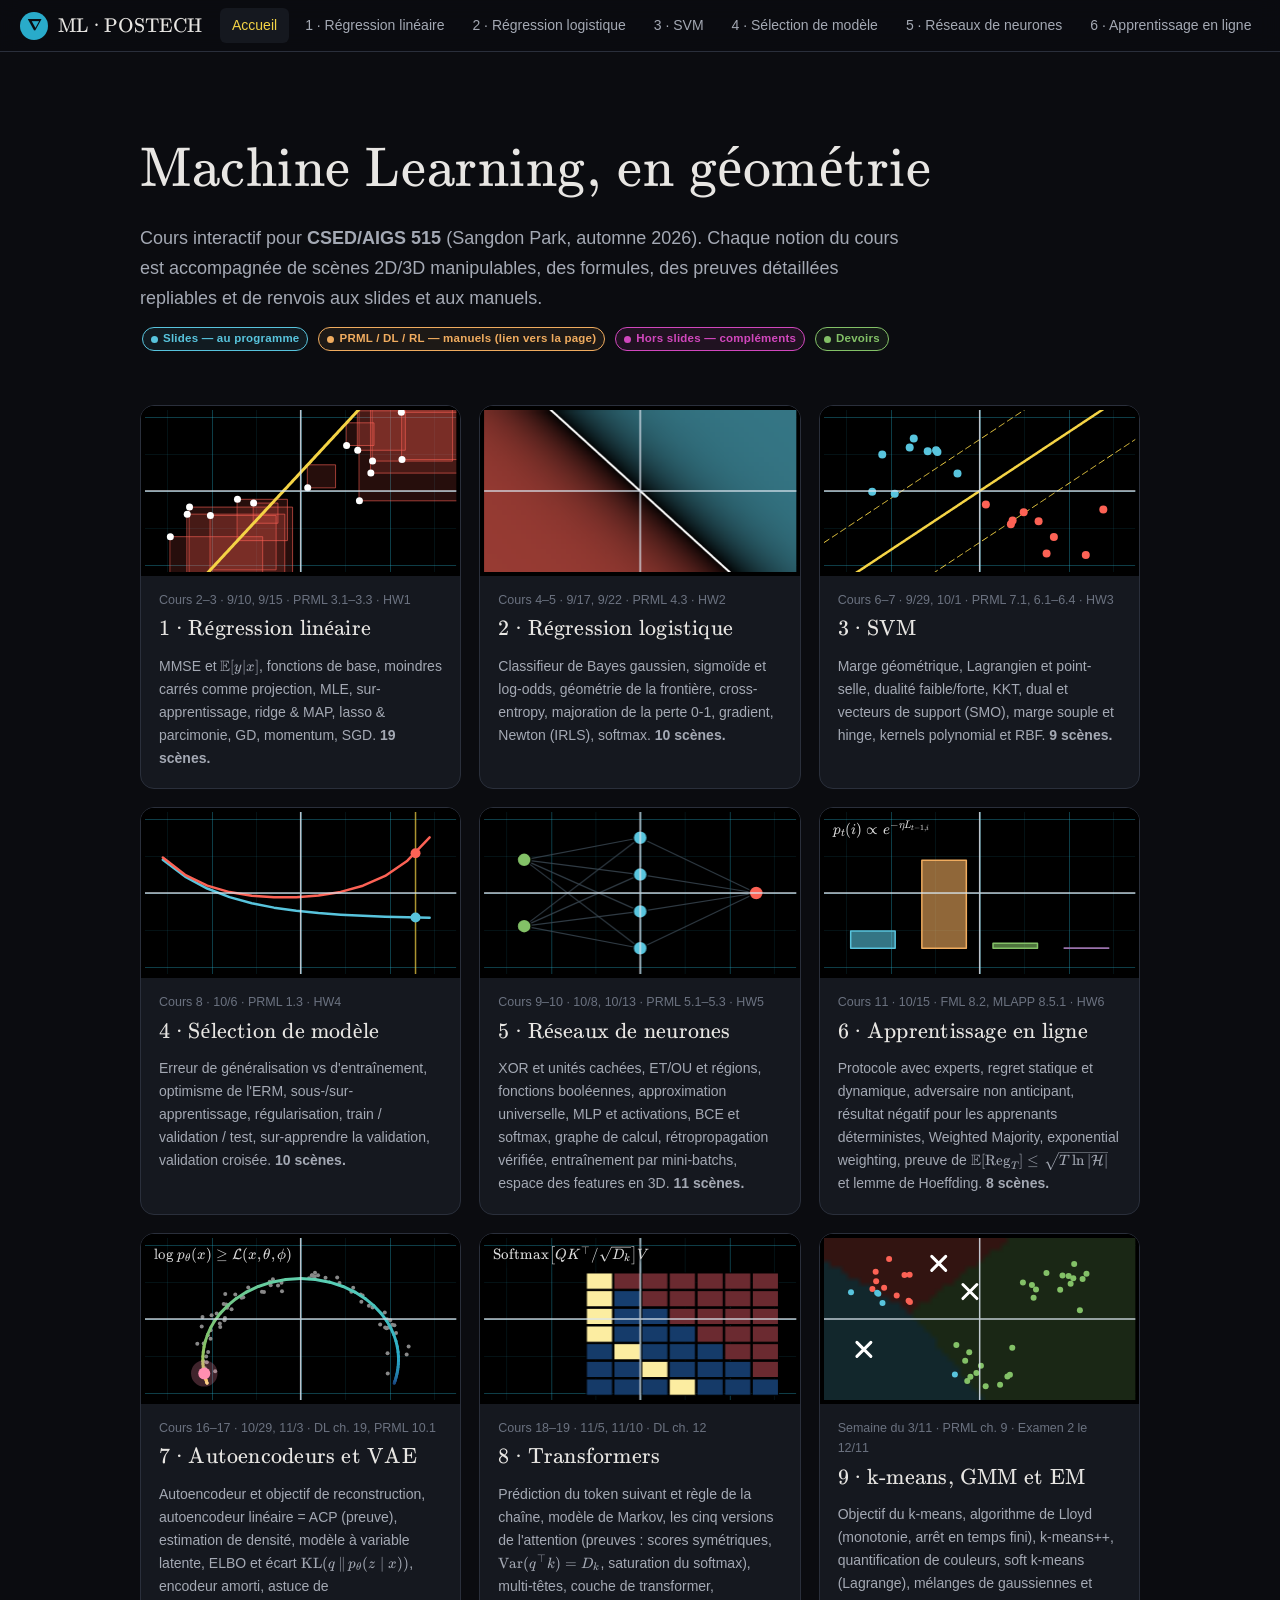
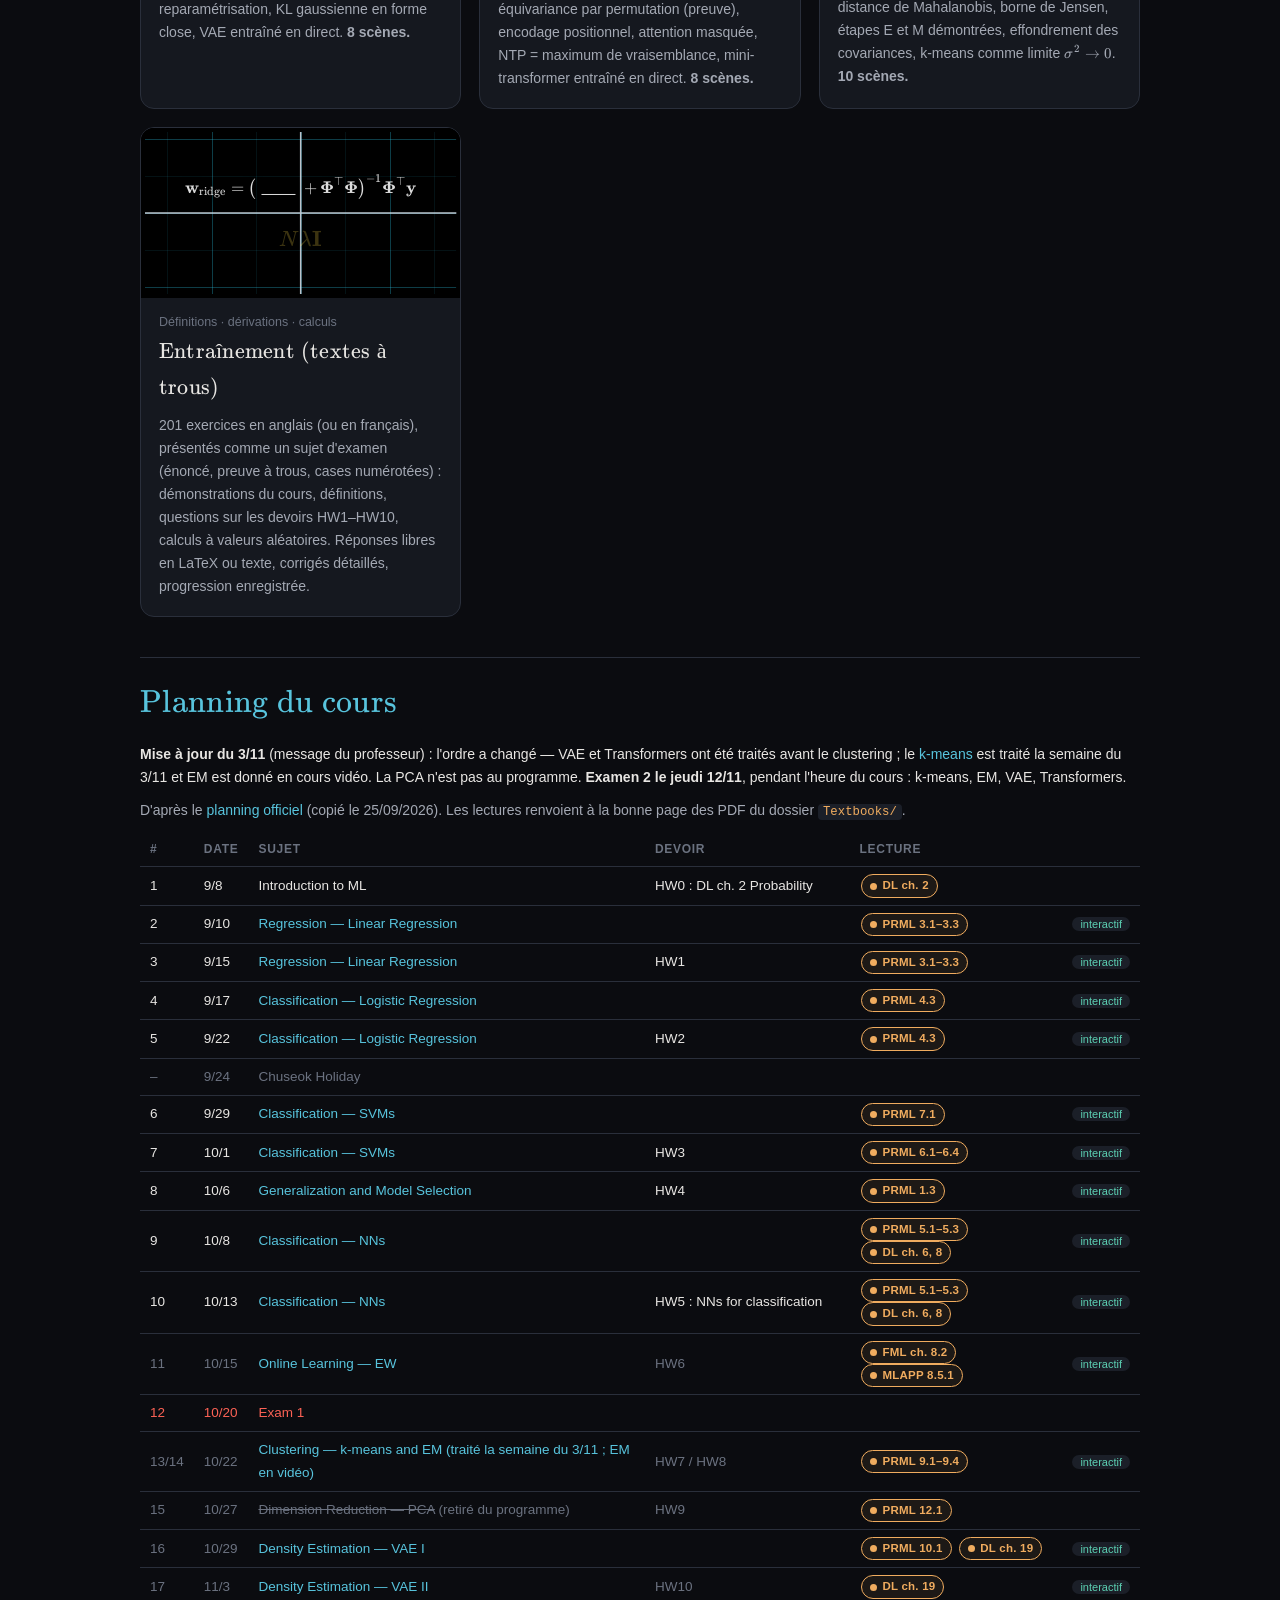
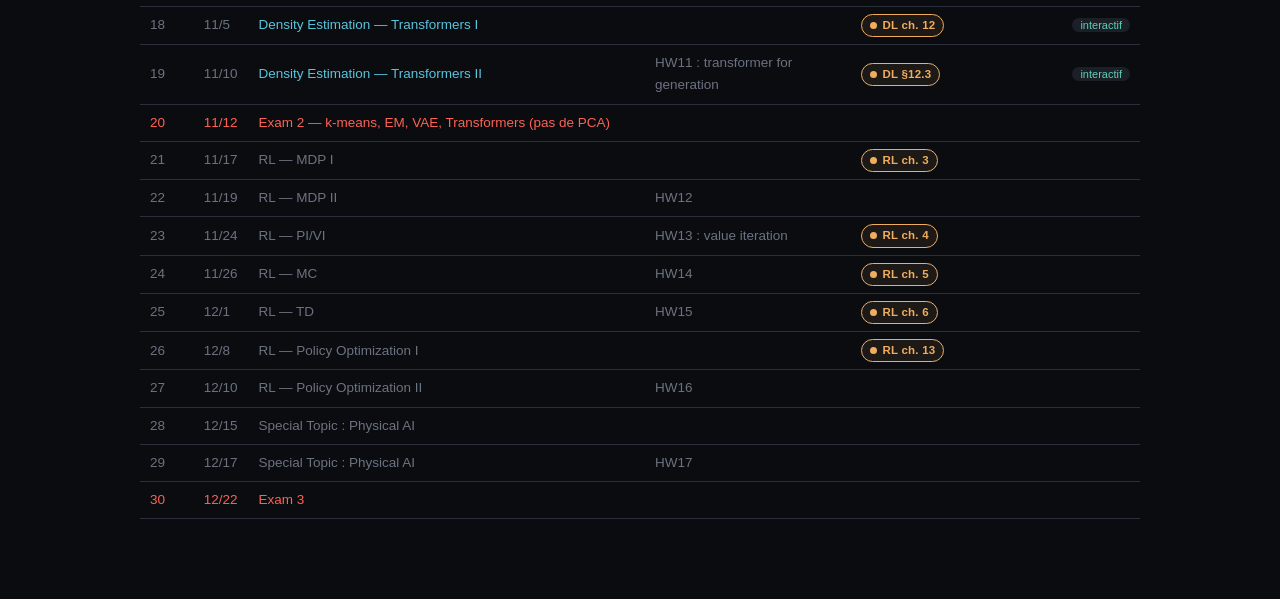
<file: index.html>
<!DOCTYPE html>
<html lang="fr">
<head>
<meta charset="utf-8">
<meta name="viewport" content="width=device-width, initial-scale=1">
<title>Cours interactif — Machine Learning (POSTECH CSED/AIGS 515)</title>
<link rel="stylesheet" href="lib/katex/katex.min.css">
<link rel="stylesheet" href="css/style.css">
</head>
<body>
<header class="topbar">
  <a class="brand" href="index.html"><span class="pi">∇</span>ML · POSTECH</a>
  <nav>
    <a href="index.html" class="active">Accueil</a>
    <a href="linear-regression.html">1 · Régression linéaire</a>
    <a href="logistic-regression.html">2 · Régression logistique</a>
    <a href="svm.html">3 · SVM</a>
    <a href="model-selection.html">4 · Sélection de modèle</a>
    <a href="neural-networks.html">5 · Réseaux de neurones</a>
    <a href="online-learning.html">6 · Apprentissage en ligne</a>
    <a href="vae.html">7 · VAE</a>
    <a href="transformers.html">8 · Transformers</a>
    <a href="kmeans.html">9 · k-means &amp; EM</a>
    <a href="exercises.html">Entraînement</a>
    <a class="local-only" href="homework.html">Devoirs</a>
  </nav>
</header>

<section class="home-hero">
  <h1>Machine Learning, en géométrie</h1>
  <p>Cours interactif pour <b>CSED/AIGS 515</b> (Sangdon Park, automne 2026). Chaque notion du cours est accompagnée de scènes 2D/3D manipulables, des formules, des preuves détaillées repliables et de renvois aux slides et aux manuels.</p>
  <div class="sources" style="margin-top:14px">
    <span class="src slides">Slides — au programme</span>
    <span class="src book">PRML / DL / RL — manuels (lien vers la page)</span>
    <span class="src extra">Hors slides — compléments</span>
    <span class="src hw">Devoirs</span>
  </div>
</section>

<div class="cards">
  <a class="card" href="linear-regression.html">
    <canvas data-thumb="lr"></canvas>
    <div class="card-body">
      <div class="meta">Cours 2–3 · 9/10, 9/15 · PRML 3.1–3.3 · HW1</div>
      <h3>1 · Régression linéaire</h3>
      <p>MMSE et $\E[y|x]$, fonctions de base, moindres carrés comme projection, MLE, sur-apprentissage, ridge &amp; MAP, lasso &amp; parcimonie, GD, momentum, SGD. <b>19 scènes.</b></p>
    </div>
  </a>
  <a class="card" href="logistic-regression.html">
    <canvas data-thumb="logreg"></canvas>
    <div class="card-body">
      <div class="meta">Cours 4–5 · 9/17, 9/22 · PRML 4.3 · HW2</div>
      <h3>2 · Régression logistique</h3>
      <p>Classifieur de Bayes gaussien, sigmoïde et log-odds, géométrie de la frontière, cross-entropy, majoration de la perte 0-1, gradient, Newton (IRLS), softmax. <b>10 scènes.</b></p>
    </div>
  </a>
  <a class="card" href="svm.html">
    <canvas data-thumb="svm"></canvas>
    <div class="card-body">
      <div class="meta">Cours 6–7 · 9/29, 10/1 · PRML 7.1, 6.1–6.4 · HW3</div>
      <h3>3 · SVM</h3>
      <p>Marge géométrique, Lagrangien et point-selle, dualité faible/forte, KKT, dual et vecteurs de support (SMO), marge souple et hinge, kernels polynomial et RBF. <b>9 scènes.</b></p>
    </div>
  </a>
  <a class="card" href="model-selection.html">
    <canvas data-thumb="ms"></canvas>
    <div class="card-body">
      <div class="meta">Cours 8 · 10/6 · PRML 1.3 · HW4</div>
      <h3>4 · Sélection de modèle</h3>
      <p>Erreur de généralisation vs d'entraînement, optimisme de l'ERM, sous-/sur-apprentissage, régularisation, train / validation / test, sur-apprendre la validation, validation croisée. <b>10 scènes.</b></p>
    </div>
  </a>
  <a class="card" href="neural-networks.html">
    <canvas data-thumb="nn"></canvas>
    <div class="card-body">
      <div class="meta">Cours 9–10 · 10/8, 10/13 · PRML 5.1–5.3 · HW5</div>
      <h3>5 · Réseaux de neurones</h3>
      <p>XOR et unités cachées, ET/OU et régions, fonctions booléennes, approximation universelle, MLP et activations, BCE et softmax, graphe de calcul, rétropropagation vérifiée, entraînement par mini-batchs, espace des features en 3D. <b>11 scènes.</b></p>
    </div>
  </a>
  <a class="card" href="online-learning.html">
    <canvas data-thumb="ol"></canvas>
    <div class="card-body">
      <div class="meta">Cours 11 · 10/15 · FML 8.2, MLAPP 8.5.1 · HW6</div>
      <h3>6 · Apprentissage en ligne</h3>
      <p>Protocole avec experts, regret statique et dynamique, adversaire non anticipant, résultat négatif pour les apprenants déterministes, Weighted Majority, exponential weighting, preuve de $\E[\mathrm{Reg}_T]\le\sqrt{T\ln|\mathcal H|}$ et lemme de Hoeffding. <b>8 scènes.</b></p>
    </div>
  </a>
  <a class="card" href="vae.html">
    <canvas data-thumb="vae"></canvas>
    <div class="card-body">
      <div class="meta">Cours 16–17 · 10/29, 11/3 · DL ch. 19, PRML 10.1</div>
      <h3>7 · Autoencodeurs et VAE</h3>
      <p>Autoencodeur et objectif de reconstruction, autoencodeur linéaire = ACP (preuve), estimation de densité, modèle à variable latente, ELBO et écart $\mathrm{KL}(q\,\|\,p_\theta(z\mid x))$, encodeur amorti, astuce de reparamétrisation, KL gaussienne en forme close, VAE entraîné en direct. <b>8 scènes.</b></p>
    </div>
  </a>
  <a class="card" href="transformers.html">
    <canvas data-thumb="tf"></canvas>
    <div class="card-body">
      <div class="meta">Cours 18–19 · 11/5, 11/10 · DL ch. 12</div>
      <h3>8 · Transformers</h3>
      <p>Prédiction du token suivant et règle de la chaîne, modèle de Markov, les cinq versions de l'attention (preuves : scores symétriques, $\mathrm{Var}(q^\top k) = D_k$, saturation du softmax), multi-têtes, couche de transformer, équivariance par permutation (preuve), encodage positionnel, attention masquée, NTP = maximum de vraisemblance, mini-transformer entraîné en direct. <b>8 scènes.</b></p>
    </div>
  </a>
  <a class="card" href="kmeans.html">
    <canvas data-thumb="km"></canvas>
    <div class="card-body">
      <div class="meta">Semaine du 3/11 · PRML ch. 9 · Examen 2 le 12/11</div>
      <h3>9 · k-means, GMM et EM</h3>
      <p>Objectif du k-means, algorithme de Lloyd (monotonie, arrêt en temps fini), k-means++, quantification de couleurs, soft k-means (Lagrange), mélanges de gaussiennes et distance de Mahalanobis, borne de Jensen, étapes E et M démontrées, effondrement des covariances, k-means comme limite $\sigma^2\to0$. <b>10 scènes.</b></p>
    </div>
  </a>
  <a class="card" href="exercises.html">
    <canvas data-thumb="quiz"></canvas>
    <div class="card-body">
      <div class="meta">Définitions · dérivations · calculs</div>
      <h3>Entraînement (textes à trous)</h3>
      <p>201 exercices en anglais (ou en français), présentés comme un sujet d'examen (énoncé, preuve à trous, cases numérotées) : démonstrations du cours, définitions, questions sur les devoirs HW1–HW10, calculs à valeurs aléatoires. Réponses libres en LaTeX ou texte, corrigés détaillés, progression enregistrée.</p>
    </div>
  </a>
  <a class="card local-only" href="homework.html">
    <canvas data-thumb="hw"></canvas>
    <div class="card-body">
      <div class="meta">HW8–HW10 à rendre les 13, 15 et 17/11 · corrigés HW1 à HW10</div>
      <h3>Devoirs maison</h3>
      <p>Énoncés reformulés, indices progressifs, corrigés détaillés et expériences du HW1, Newton du HW2, SVM du HW3 et validation croisée du HW4 et softmax stable du HW5 reproduits dans le navigateur, énoncés et corrigés en français ou en anglais.</p>
    </div>
  </a>
</div>

<section class="schedule">
  <h2 style="margin-top:40px">Planning du cours</h2>
  <p style="font-size:14px"><b>Mise à jour du 3/11</b> (message du professeur) : l'ordre a changé — VAE et Transformers ont été traités avant le clustering ; le <a href="kmeans.html">k-means</a> est traité la semaine du 3/11 et EM est donné en cours vidéo. La PCA n'est pas au programme. <b>Examen 2 le jeudi 12/11</b>, pendant l'heure du cours : k-means, EM, VAE, Transformers.</p>
  <p class="c-dim" style="font-size:14px">D'après le <a href="https://docs.google.com/spreadsheets/d/e/2PACX-1vRd2A8bm0avoKXjcekoCtg7jxSTh-tk06fMr0_GcsDDKYLHdYKkp8S_YkyZYuKYgJbq_KQx-oe-I5KR/pubhtml" target="_blank">planning officiel</a> (copié le 25/09/2026). Les lectures renvoient à la bonne page des PDF du dossier <code>Textbooks/</code>.</p>
  <table><thead><tr><th>#</th><th>Date</th><th>Sujet</th><th>Devoir</th><th>Lecture</th><th></th></tr></thead><tbody id="sched"></tbody></table>
</section>

<script src="lib/katex/katex.min.js"></script>
<script src="lib/katex/contrib/auto-render.min.js"></script>
<script src="js/core/math.js"></script>
<script src="js/core/plot2d.js"></script>
<script src="js/core/ui.js"></script>
<script>
(function () {
  const M = ML.math, C = M.C;
  ML.renderMath(document.body);
  // ---------- planning ----------
  const PRML = '../Textbooks/Pattern%20Recognition%20and%20Machine%20Learning.pdf#page=', MLAPP = '../Textbooks/Machine%20Learning%20-%20A%20Probabilistic%20Perspective.pdf#page=', DL = '../Textbooks/Deep%20Learning%20-%20Foundations%20and%20Concepts.pdf#page=', RL = '../Textbooks/Reinforcement%20Learning-%20An%20Introduction.pdf';
  const rows = [
    ['1', '9/8', 'Introduction to ML', 'HW0 : DL ch. 2 Probability', [['DL ch. 2', DL + 43]], 'done'],
    ['2', '9/10', 'Regression — Linear Regression', '', [['PRML 3.1–3.3', PRML + 158]], 'done', 'linear-regression.html'],
    ['3', '9/15', 'Regression — Linear Regression', 'HW1', [['PRML 3.1–3.3', PRML + 158]], 'done', 'linear-regression.html'],
    ['4', '9/17', 'Classification — Logistic Regression', '', [['PRML 4.3', PRML + 223]], 'done', 'logistic-regression.html'],
    ['5', '9/22', 'Classification — Logistic Regression', 'HW2', [['PRML 4.3', PRML + 223]], 'done', 'logistic-regression.html'],
    ['–', '9/24', 'Chuseok Holiday', '', [], 'todo'],
    ['6', '9/29', 'Classification — SVMs', '', [['PRML 7.1', PRML + 346]], 'done', 'svm.html'],
    ['7', '10/1', 'Classification — SVMs', 'HW3', [['PRML 6.1–6.4', PRML + 313]], 'done', 'svm.html'],
    ['8', '10/6', 'Generalization and Model Selection', 'HW4', [['PRML 1.3', PRML + 52]], 'done', 'model-selection.html'],
    ['9', '10/8', 'Classification — NNs', '', [['PRML 5.1–5.3', PRML + 247], ['DL ch. 6, 8', DL + 189]], 'done', 'neural-networks.html'],
    ['10', '10/13', 'Classification — NNs', 'HW5 : NNs for classification', [['PRML 5.1–5.3', PRML + 247], ['DL ch. 6, 8', DL + 189]], 'done', 'neural-networks.html'],
    ['11', '10/15', 'Online Learning — EW', 'HW6', [['FML ch. 8.2', null], ['MLAPP 8.5.1', MLAPP + 293]], 'todo', 'online-learning.html'],
    ['12', '10/20', 'Exam 1', '', [], 'exam'],
    ['13/14', '10/22', 'Clustering — k-means and EM (traité la semaine du 3/11 ; EM en vidéo)', 'HW7 / HW8', [['PRML 9.1–9.4', PRML + 444]], 'todo', 'kmeans.html'],
    ['15', '10/27', '<s>Dimension Reduction — PCA</s> (retiré du programme)', 'HW9', [['PRML 12.1', PRML + 581]], 'todo'],
    ['16', '10/29', 'Density Estimation — VAE I', '', [['PRML 10.1', PRML + 482], ['DL ch. 19', DL + 574]], 'todo', 'vae.html'],
    ['17', '11/3', 'Density Estimation — VAE II', 'HW10', [['DL ch. 19', DL + 574]], 'todo', 'vae.html'],
    ['18', '11/5', 'Density Estimation — Transformers I', '', [['DL ch. 12', DL + 373]], 'todo', 'transformers.html'],
    ['19', '11/10', 'Density Estimation — Transformers II', 'HW11 : transformer for generation', [['DL §12.3', DL + 398]], 'todo', 'transformers.html'],
    ['20', '11/12', 'Exam 2 — k-means, EM, VAE, Transformers (pas de PCA)', '', [], 'exam'],
    ['21', '11/17', 'RL — MDP I', '', [['RL ch. 3', RL]], 'todo'],
    ['22', '11/19', 'RL — MDP II', 'HW12', [], 'todo'],
    ['23', '11/24', 'RL — PI/VI', 'HW13 : value iteration', [['RL ch. 4', RL]], 'todo'],
    ['24', '11/26', 'RL — MC', 'HW14', [['RL ch. 5', RL]], 'todo'],
    ['25', '12/1', 'RL — TD', 'HW15', [['RL ch. 6', RL]], 'todo'],
    ['26', '12/8', 'RL — Policy Optimization I', '', [['RL ch. 13', RL]], 'todo'],
    ['27', '12/10', 'RL — Policy Optimization II', 'HW16', [], 'todo'],
    ['28', '12/15', 'Special Topic : Physical AI', '', [], 'todo'],
    ['29', '12/17', 'Special Topic : Physical AI', 'HW17', [], 'todo'],
    ['30', '12/22', 'Exam 3', '', [], 'exam'],
  ];
  const tb = document.getElementById('sched');
  for (const [id, d, topic, hw, reads, cls, page] of rows) {
    const tr = document.createElement('tr'); tr.className = cls;
    tr.innerHTML = `<td>${id}</td><td>${d}</td><td>${page ? `<a href="${page}">${topic}</a>` : topic}</td><td>${hw}</td><td>${reads.map(([t, u]) => u ? `<a class="src book" href="${u}" target="_blank">${t}</a>` : `<span class="src book">${t}</span>`).join(' ')}</td><td>${page ? '<span class="pill">interactif</span>' : ''}</td>`;
    tb.appendChild(tr);
  }
  // ---------- vignettes animées ----------
  const thumbs = {
    lr: (p, t) => {
      const R = M.rng(3), pts = M.range(14).map(() => { const x = R.uniform(-3, 3); return [x, 0.5 * x + 0.3 + 0.5 * R.n()]; });
      const w = M.ridge(pts.map(q => [q[0], 1]), pts.map(q => q[1]), 0), a = w[0] + 0.9 * Math.sin(t * 0.8), b = w[1] + 0.6 * Math.cos(t * 0.6);
      pts.forEach(([x, y]) => { const r = y - (a * x + b); p.rect(x, a * x + b, x + Math.abs(r), y, { color: C.red, width: 1, fill: C.red, fillAlpha: 0.15, alpha: 0.6 }); });
      p.fn(x => a * x + b, { color: C.yellow, width: 3 });
      pts.forEach(([x, y]) => p.point(x, y, { color: '#fff', r: 3.5 }));
    },
    logreg: (p, t) => {
      p.heatmap((x, y) => M.sigmoid(1.6 * (Math.cos(t * 0.4) * x + Math.sin(t * 0.4) * y)), v => M.divRgb(2 * v - 1).map(c => c * 0.6), { res: 5 });
      p.fn(x => -Math.cos(t * 0.4) / Math.sin(t * 0.4) * x, { color: '#fff', width: 2 });
    },
    svm: (p, t) => {
      const R = M.rng(8), A = M.range(9).map(() => [R.normal(-1.6, 0.6), R.normal(0.8, 0.6)]), B = M.range(9).map(() => [R.normal(1.6, 0.6), R.normal(-0.8, 0.6)]);
      const m = 0.9 + 0.2 * Math.sin(t);
      [-m, 0, m].forEach((o, i) => p.fn(x => 0.8 * x + o * 1.28, { color: i === 1 ? C.yellow : C.yellow, width: i === 1 ? 2.5 : 1, dash: i === 1 ? [] : [6, 4] }));
      A.forEach(q => p.point(q[0], q[1], { color: C.blue, r: 4 })); B.forEach(q => p.point(q[0], q[1], { color: C.red, r: 4 }));
    },
    ms: (p, t) => {
      const lo = -2.2, hi = 1.6, X = d => -3.1 + d * 0.5, cl = v => Math.max(lo, Math.min(hi, v));
      const tr = d => 0.9 - 1.6 * (1 - Math.exp(-d / 3)), ge = d => 0.95 - 1.3 * (1 - Math.exp(-d / 2.2)) + 0.012 * Math.exp(0.42 * d);
      p.polyline(M.range(13).map(d => [X(d), cl(tr(d))]), { color: C.blue, width: 2.5 });
      p.polyline(M.range(13).map(d => [X(d), cl(ge(d))]), { color: C.red, width: 2.5 });
      const d = 6 + 6 * Math.sin(t * 0.6);
      p.vline(X(d), { color: C.yellow, width: 1.5, alpha: 0.7 });
      p.point(X(d), cl(ge(d)), { color: C.red, r: 5 }); p.point(X(d), cl(tr(d)), { color: C.blue, r: 5 });
    },
    nn: (p, t) => {
      const L = [[-2.6, [-0.9, 0.9]], [0, [-1.5, -0.5, 0.5, 1.5]], [2.6, [0]]];
      for (let l = 0; l < 2; l++) for (const a of L[l][1]) for (const b of L[l + 1][1]) {
        const ph = (t * 1.2 - l) % 3, on = ph > 0 && ph < 1;
        p.seg(L[l][0], a, L[l + 1][0], b, { color: on ? C.yellow : '#3d4a55', width: on ? 2 : 1.2, alpha: on ? 0.9 : 0.8 });
      }
      L.forEach(([x, ys], l) => ys.forEach(y => p.point(x, y, { color: l === 1 ? C.blue : l === 0 ? C.green : C.red, r: 7, stroke: '#000' })));
    },
    ol: (p, t) => {
      const K = 4, L = [0, 0, 0, 0];
      // pertes cumulées qui évoluent : le meilleur expert change au cours du temps
      const ph = (t * 0.5) % 4, best = Math.floor(ph);
      for (let i = 0; i < K; i++) L[i] = 2.2 * Math.abs(i - ph) + (i === best ? 0 : 0.6);
      const e = L.map(v => Math.exp(-1.3 * v)), Z = e.reduce((a, b) => a + b, 0), cols = [C.blue, C.gold, C.green, C.purple];
      e.forEach((v, i) => { const x = -2.4 + i * 1.6, h = 3 * v / Z; p.rect(x - 0.5, -1.5, x + 0.5, -1.5 + h, { color: cols[i], fill: cols[i], fillAlpha: 0.6, width: 1.5 }); });
      p.tex('ol', -3.3, 1.75, 'p_t(i)\\propto e^{-\\eta L_{t-1,i}}', { color: '#ddd', anchor: 'left', size: 15 });
    },
    vae: (p, t) => {
      // un nuage de points sur un arc, la courbe μθ(z) colorée par z, et un point qui la parcourt
      const R = M.rng(5), mu = z => { const a = Math.PI / 2 + 1.9 * Math.tanh(0.8 * z); return [2.2 * Math.cos(a), 2.2 * Math.sin(a) - 1.1]; };
      for (let i = 0; i < 70; i++) { const z = R.n(), m = mu(z); p.point(m[0] + 0.12 * R.n(), m[1] + 0.12 * R.n(), { color: '#888', r: 2 }); }
      for (let i = 0; i < 60; i++) { const z0 = -3 + 6 * i / 60, a = mu(z0), b = mu(z0 + 0.1); p.seg(a[0], a[1], b[0], b[1], { color: M.ramp(0.12 + 0.8 * (z0 + 3) / 6), width: 3 }); }
      const z = 2.2 * Math.sin(t * 0.6), m = mu(z); p.point(m[0], m[1], { color: '#ff8fb1', r: 6, glow: true });
      p.tex('vae', -3.3, 1.75, '\\log p_\\theta(x)\\ge\\mathcal L(x,\\theta,\\phi)', { color: '#ddd', anchor: 'left', size: 15 });
    },
    tf: (p, t) => {
      // une matrice d'attention causale dont la diagonale décalée s'allume progressivement
      const N = 7, k = 0.5 + 0.5 * Math.sin(t * 0.8);
      for (let i = 0; i < N; i++) for (let j = 0; j < N; j++) {
        const x = -1.2 + j * 0.62, y = 1.25 - i * 0.48;
        const v = j > i ? -1 : j === Math.max(0, i - 3) ? 0.25 + 0.7 * k : (1 - k) / (i + 1) * 0.9;
        p.rect(x, y - 0.44, x + 0.58, y, { color: '#000', width: 1, fill: v < 0 ? '#6b2a30' : M.ramp(0.08 + 0.9 * Math.sqrt(v)), fillAlpha: 1 });
      }
      p.tex('tf', -3.3, 1.75, '\\mathrm{Softmax}\\big[QK^\\top/\\sqrt{D_k}\\big]V', { color: '#ddd', anchor: 'left', size: 15 });
    },
    km: (p, t) => {
      // trois groupes ; les centres glissent de leur départ à la solution du k-means, les cellules de Voronoï suivent
      const R = M.rng(11), ctr = [[-1.9, 0.9], [1.7, 1.0], [0.1, -1.3]], X = [];
      ctr.forEach(c => { for (let i = 0; i < 14; i++) X.push([c[0] + 0.45 * R.n(), c[1] + 0.4 * R.n()]); });
      const s = 0.5 - 0.5 * Math.cos(t * 0.7), m0 = [[-3, -1.8], [-2.4, 1.8], [-0.4, 1.9]], mu = ctr.map((c, k) => [m0[k][0] + s * (c[0] - m0[k][0]), m0[k][1] + s * (c[1] - m0[k][1])]);
      const near = (x, y) => { let b = 0, bd = Infinity; mu.forEach((m, k) => { const d = (x - m[0]) ** 2 + (y - m[1]) ** 2; if (d < bd) { bd = d; b = k; } }); return b; }, col = [C.blue, C.red, C.green];
      p.heatmapRGB((x, y) => M.hexToRgb(col[near(x, y)]).map(v => v * 0.2), { res: 6 });
      X.forEach(([x, y]) => p.point(x, y, { color: col[near(x, y)], r: 3 }));
      mu.forEach((m, k) => p.point(m[0], m[1], { shape: 'cross', color: '#fff', r: 7, width: 3 }));
    },
    hw: (p, t) => {
      const w = [0.1, 11.8, -33.5, 21.9]; // cubique proche de sin 2πx sur [0,1], remis à l'échelle
      p.fn(x => Math.sin(Math.PI * (x + 3.5) / 3.5) * 1.6, { color: C.green, width: 2 });
      const k = 0.5 + 0.5 * Math.sin(t);
      p.fn(x => { const u = (x + 3.5) / 7; return 1.6 * (w[0] + w[1] * u + w[2] * u * u + w[3] * u ** 3) * (0.3 + 0.7 * k); }, { color: C.yellow, width: 3 });
      p.tex('hw', -3.3, 1.8, '\\text{HW1 – HW10}', { color: '#ddd', anchor: 'left', size: 16 });
    },
    quiz: (p, t) => {
      p.tex('q', 0, 0.7, '\\bw_{\\text{ridge}} = \\big(\\;\\underline{\\qquad}\\; + \\bPhi\\T\\bPhi\\big)^{-1}\\bPhi\\T\\by', { color: '#ddd', size: 17 });
      p.tex('a', 0, -0.7, 'N\\lambda\\mathbf I', { color: C.yellow, size: 22, alpha: 0.5 + 0.5 * Math.sin(t * 2) });
    },
  };
  document.querySelectorAll('canvas[data-thumb]').forEach(cv => {
    const host = document.createElement('div'); host.style.cssText = 'position:relative;height:170px;background:#000';
    cv.replaceWith(host);
    const P = new ML.Plot2D(host, { xlim: [-3.5, 3.5], ylim: [-2.2, 2.2], ticks: false, pad: [4, 4, 4, 4] });
    const fn = thumbs[cv.dataset.thumb]; let t = 0;
    P.onDraw = p => fn(p, t);
    ML.loop(dt => { t += dt; P.request(); });
  });
})();
</script>
</body>
</html>
</file>
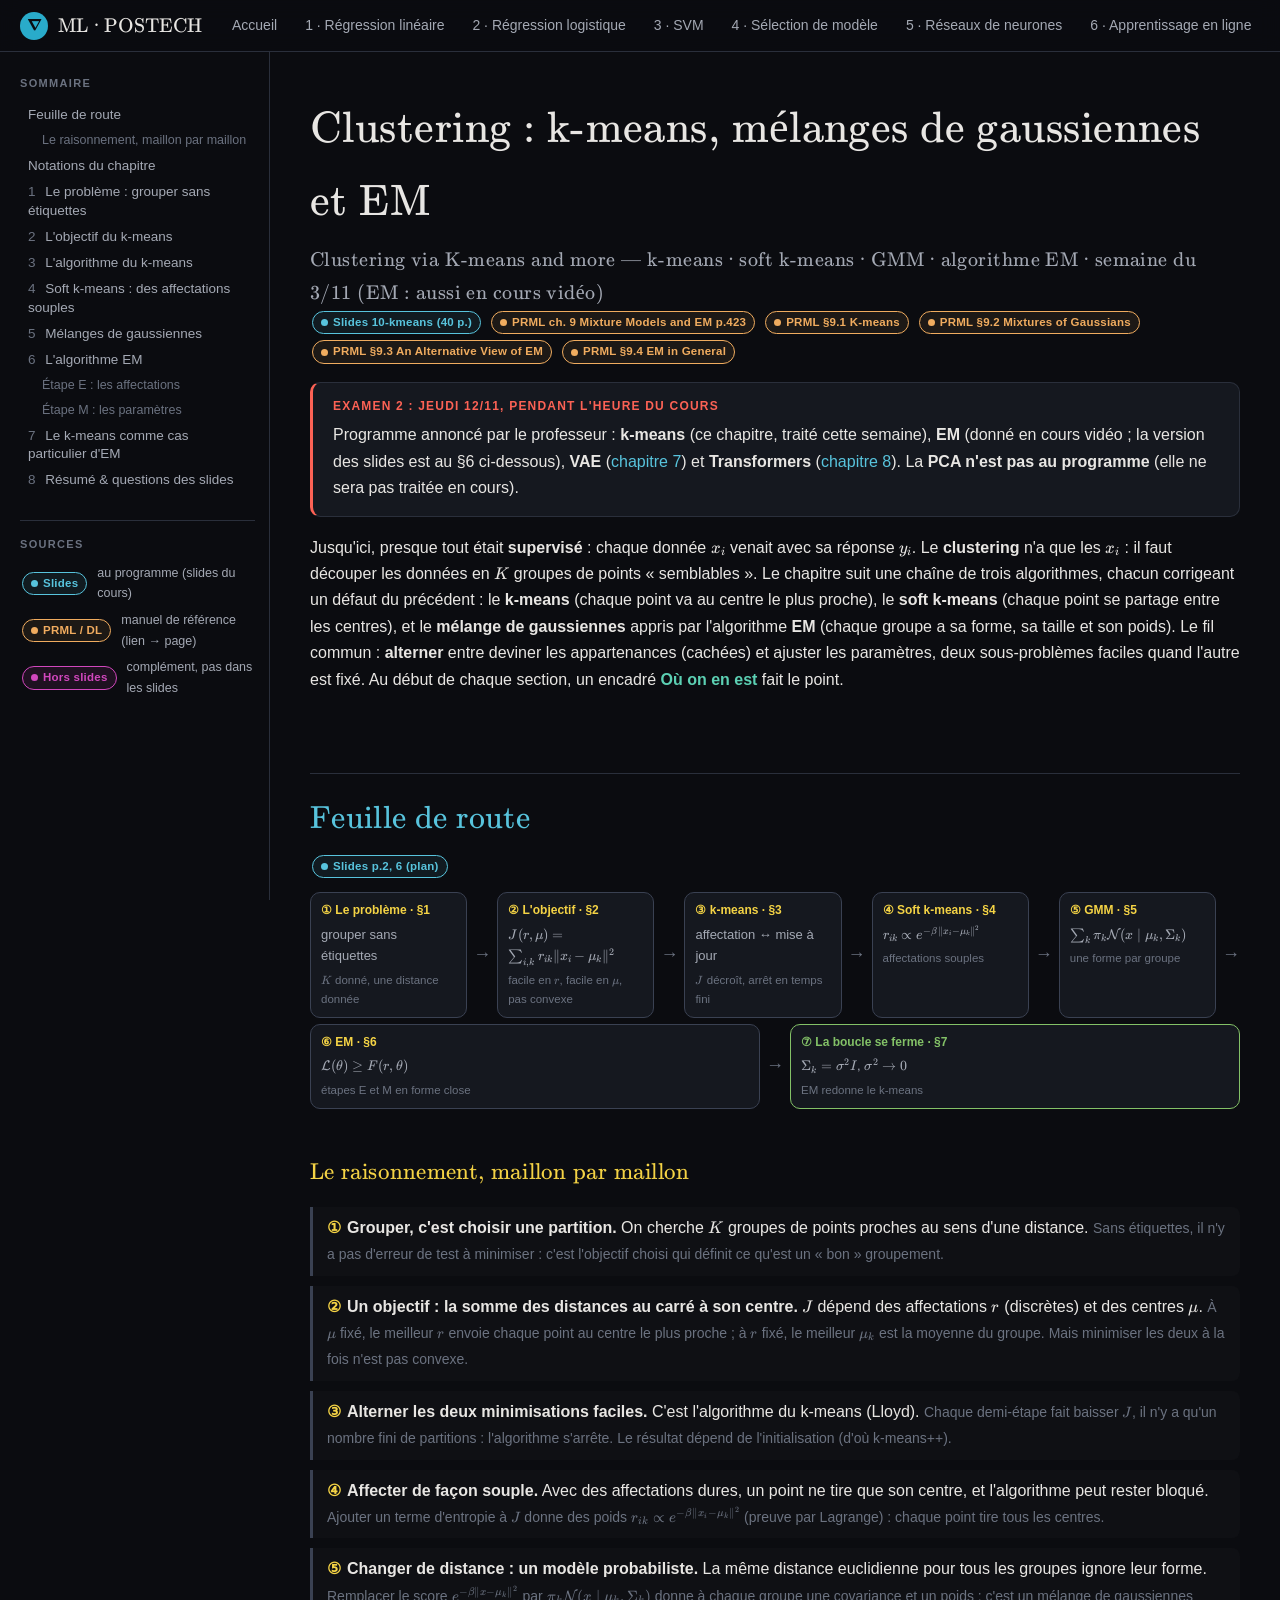
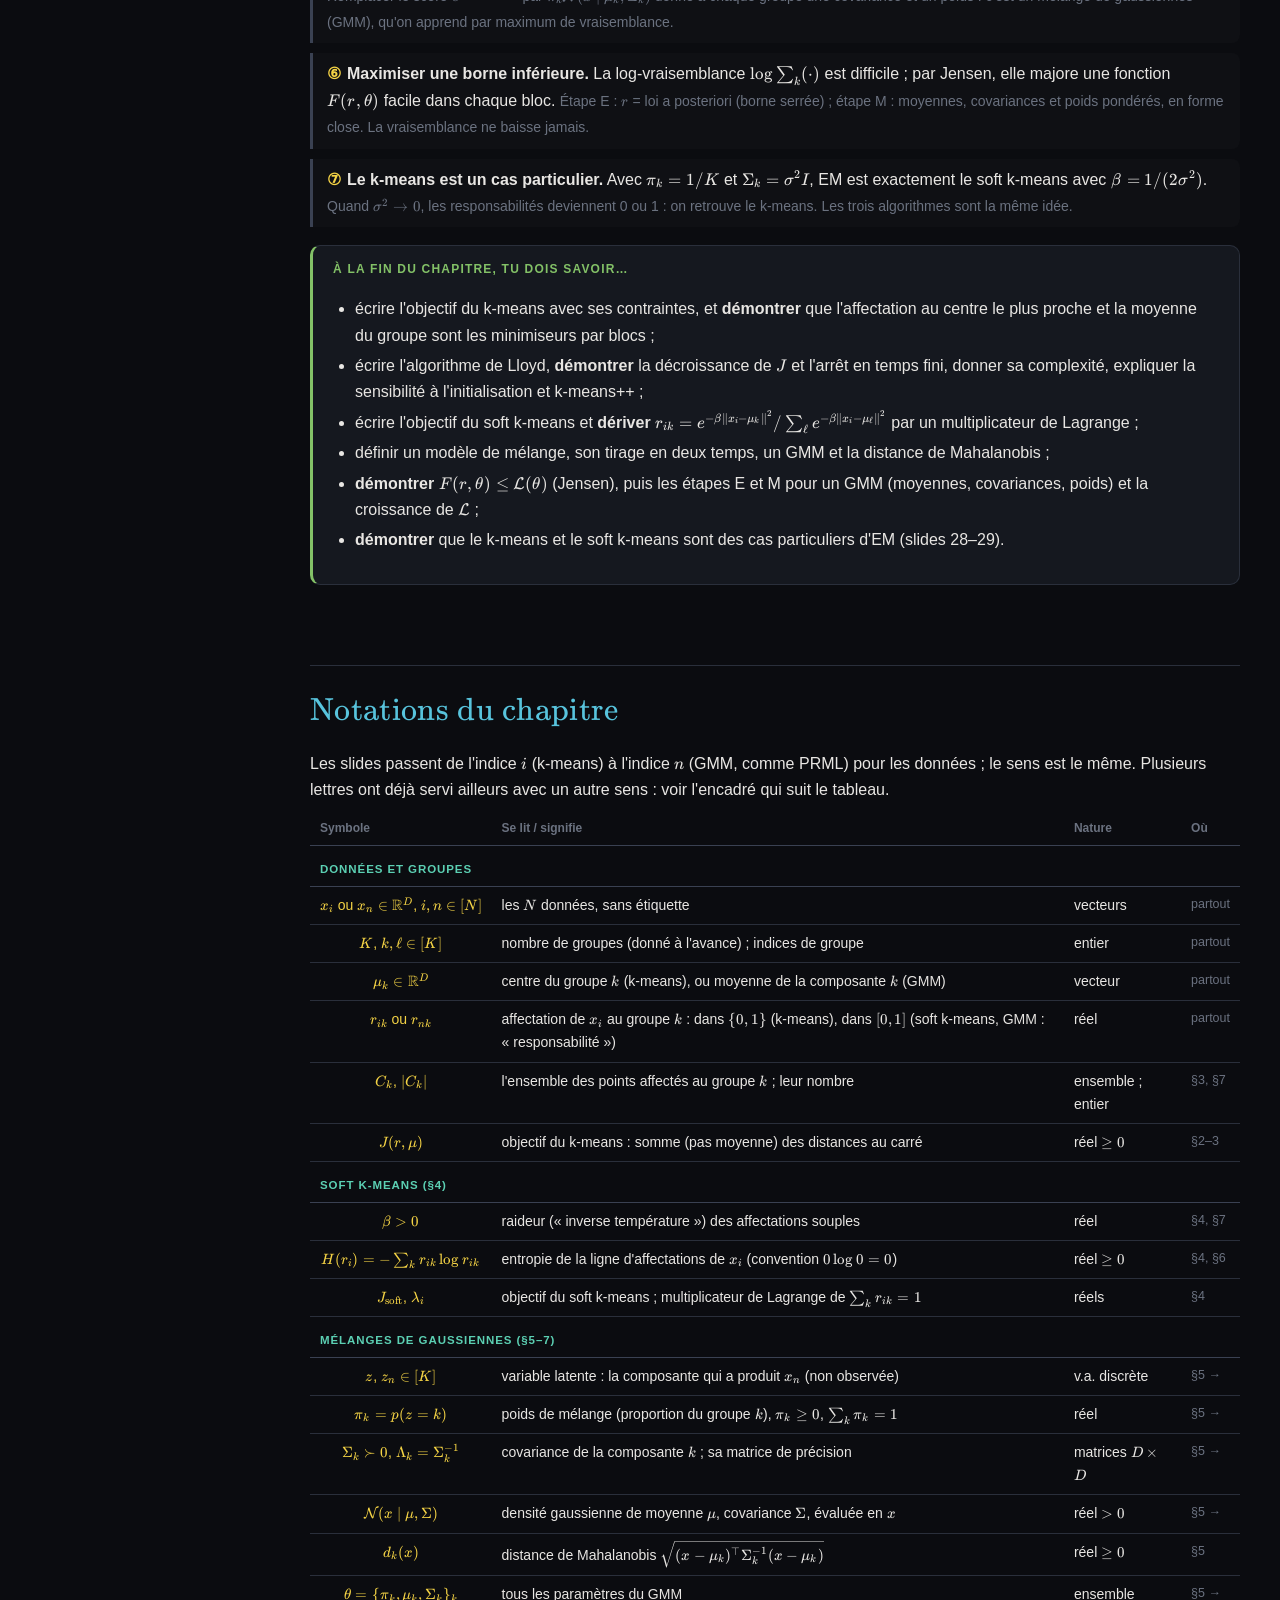
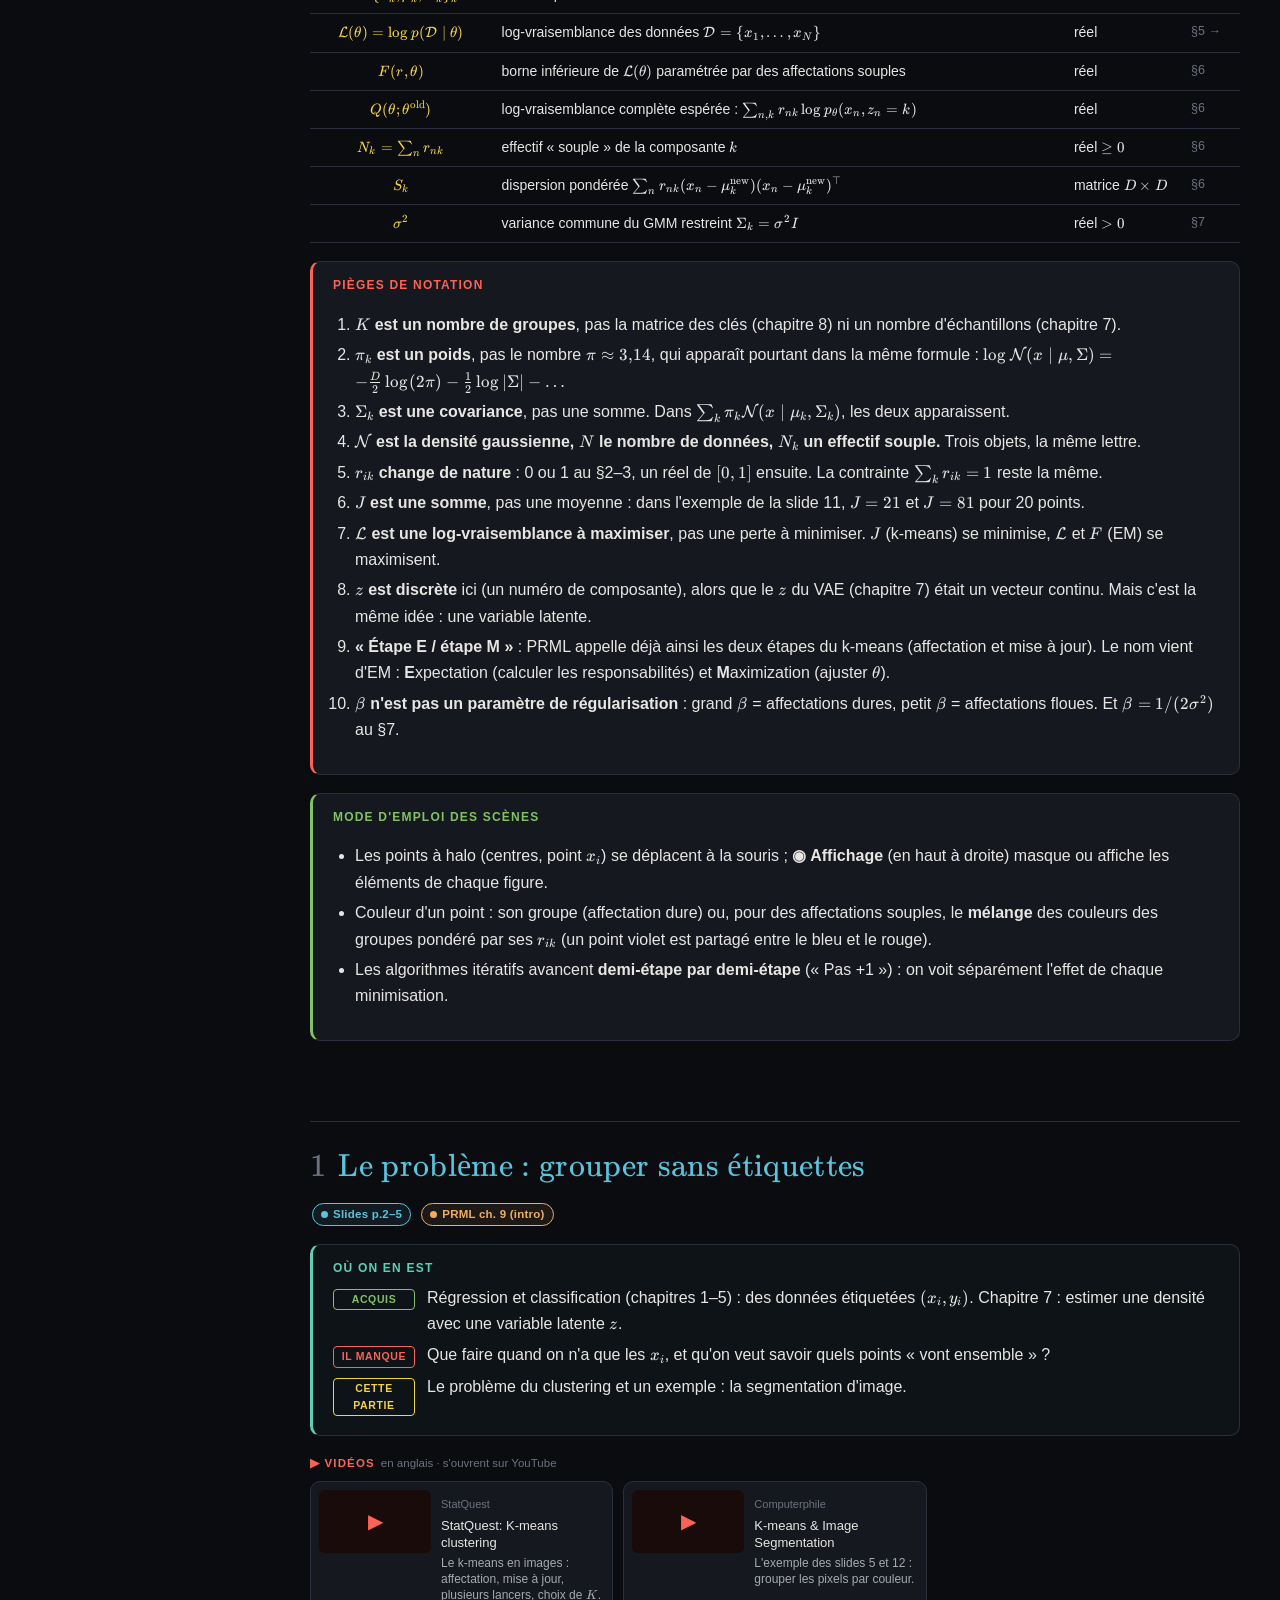
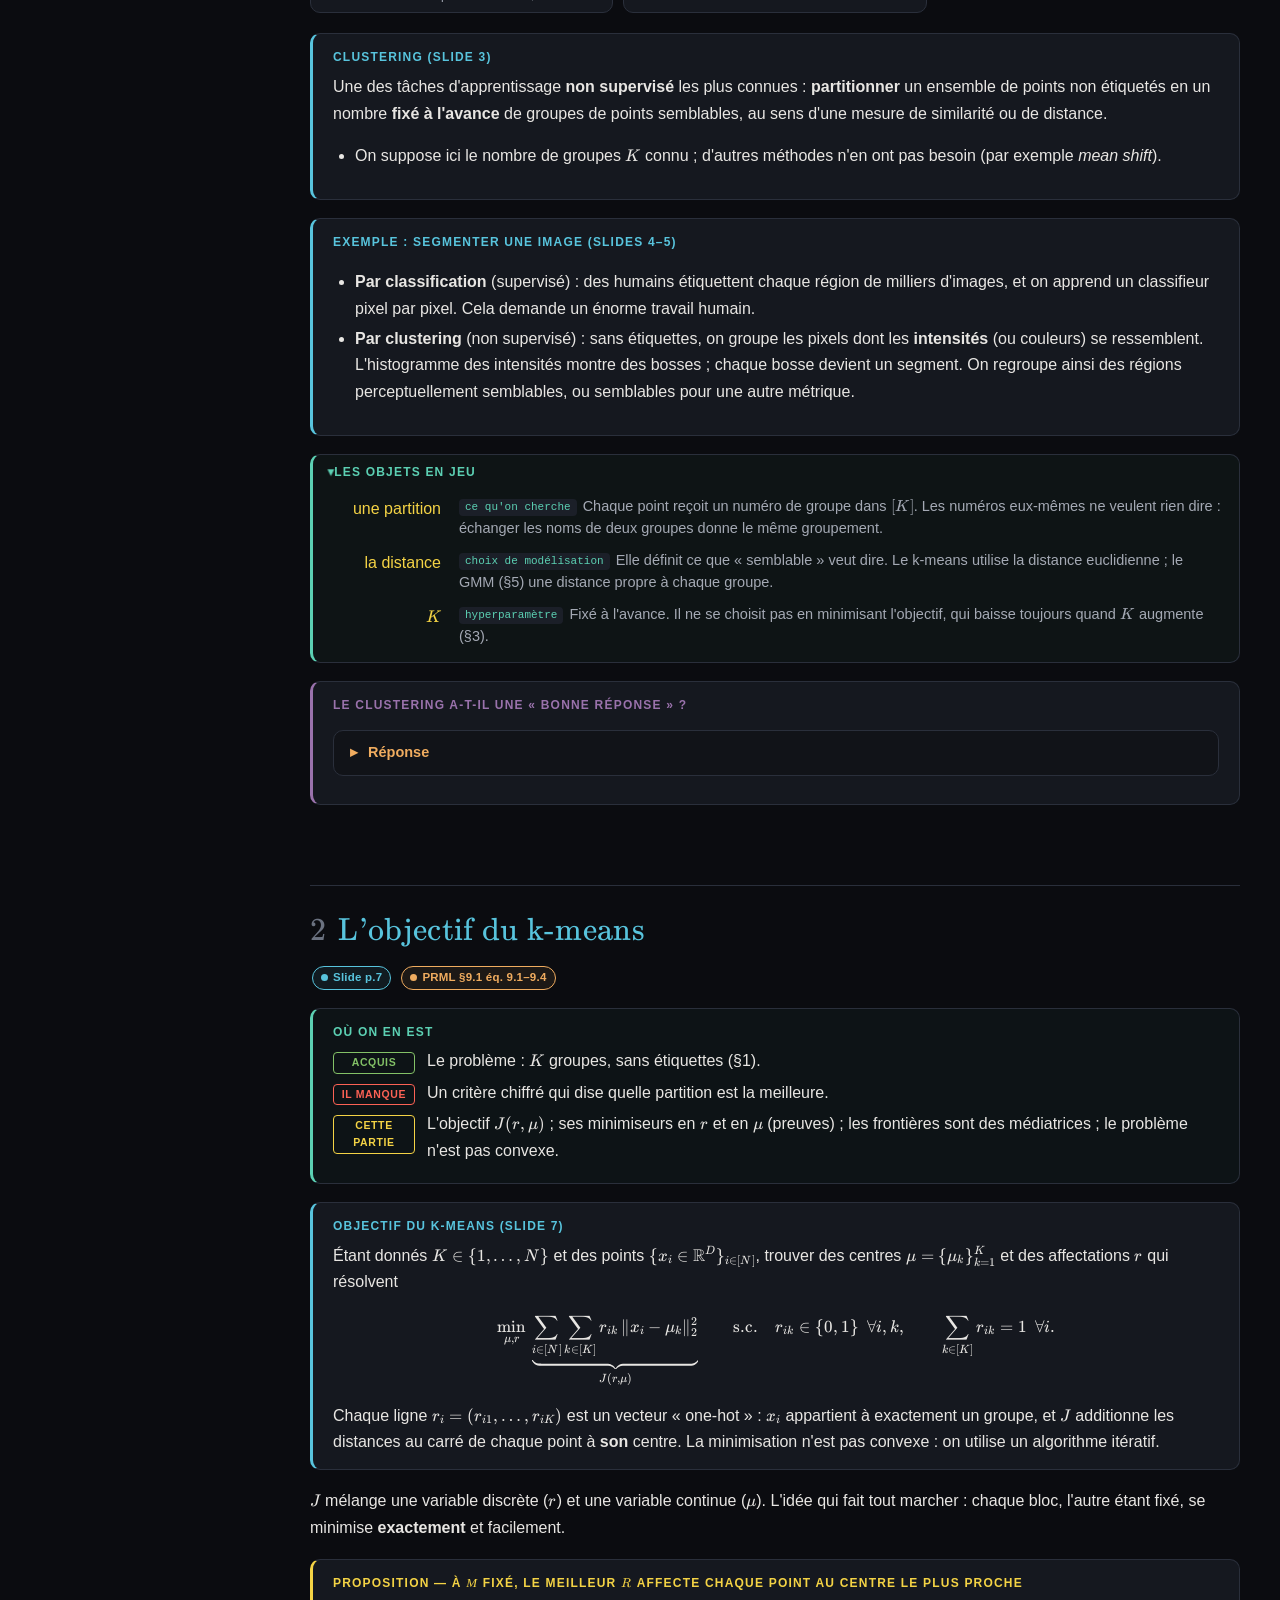
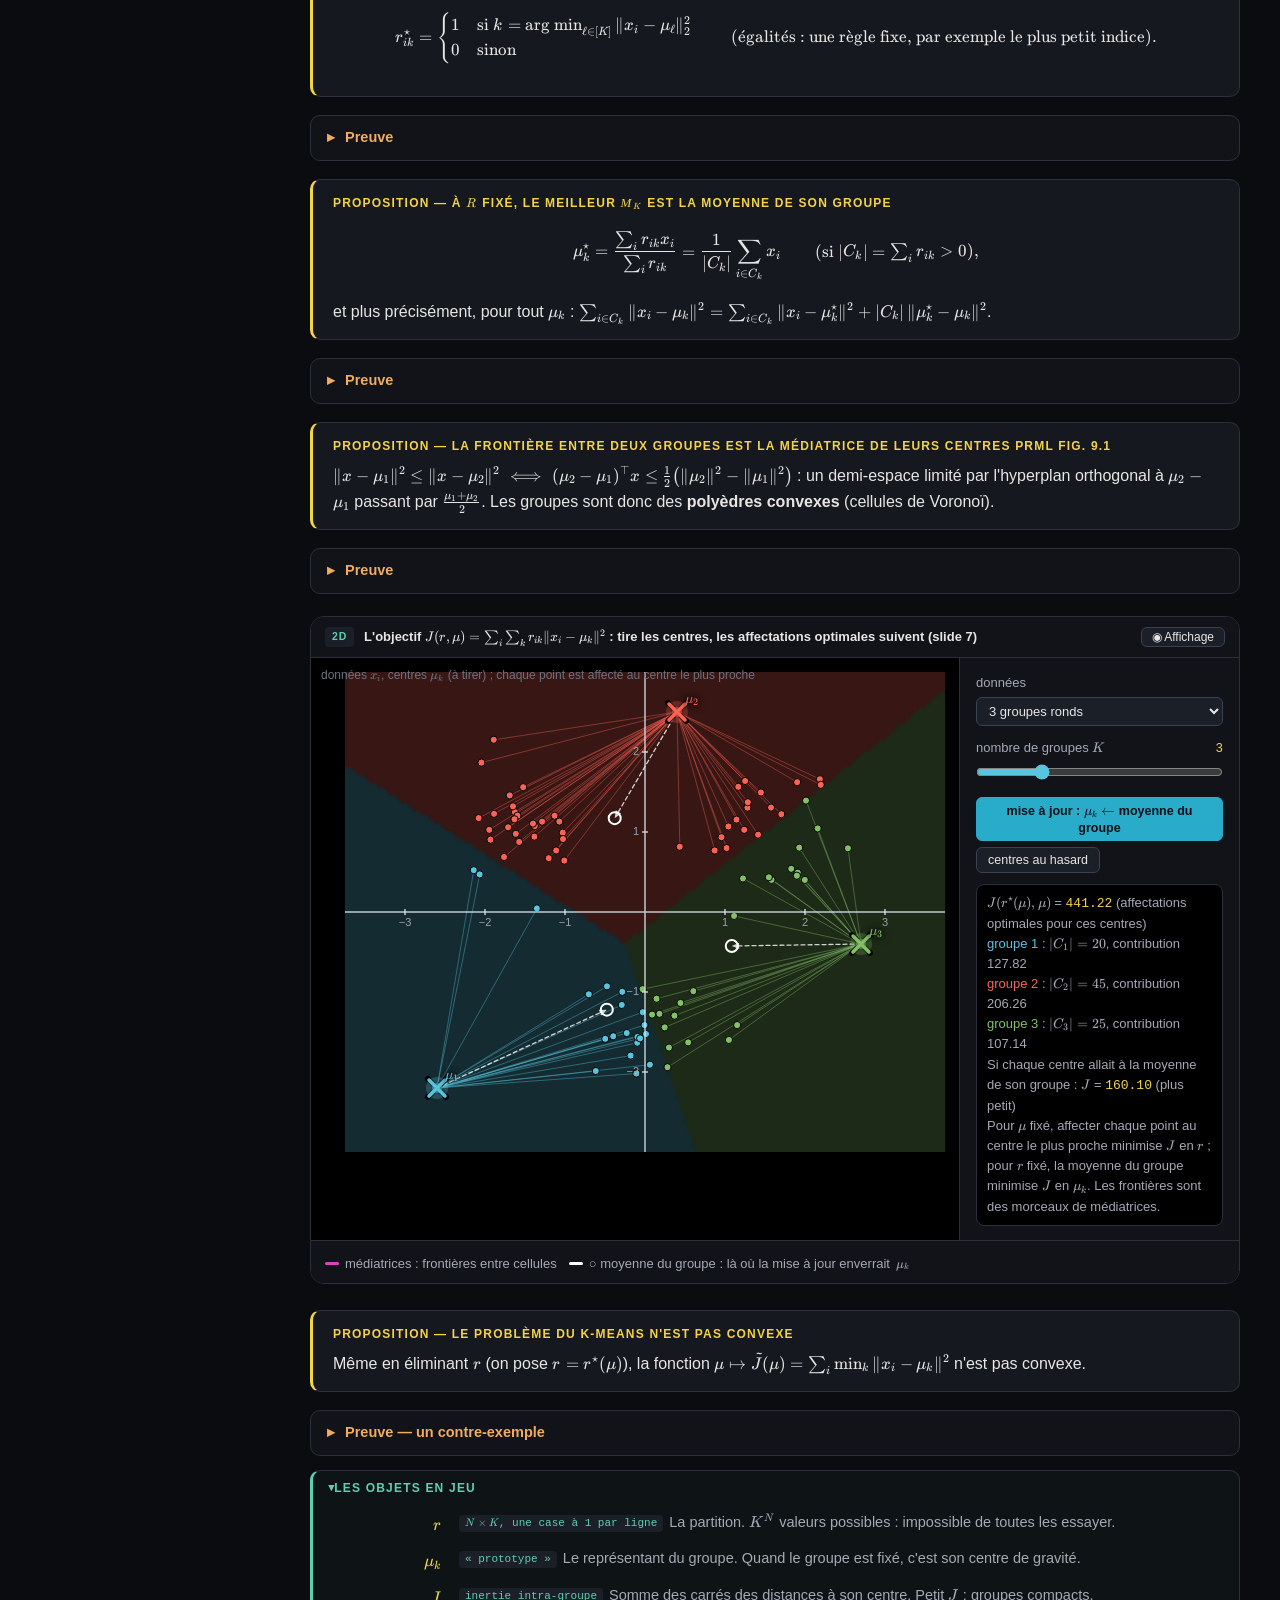
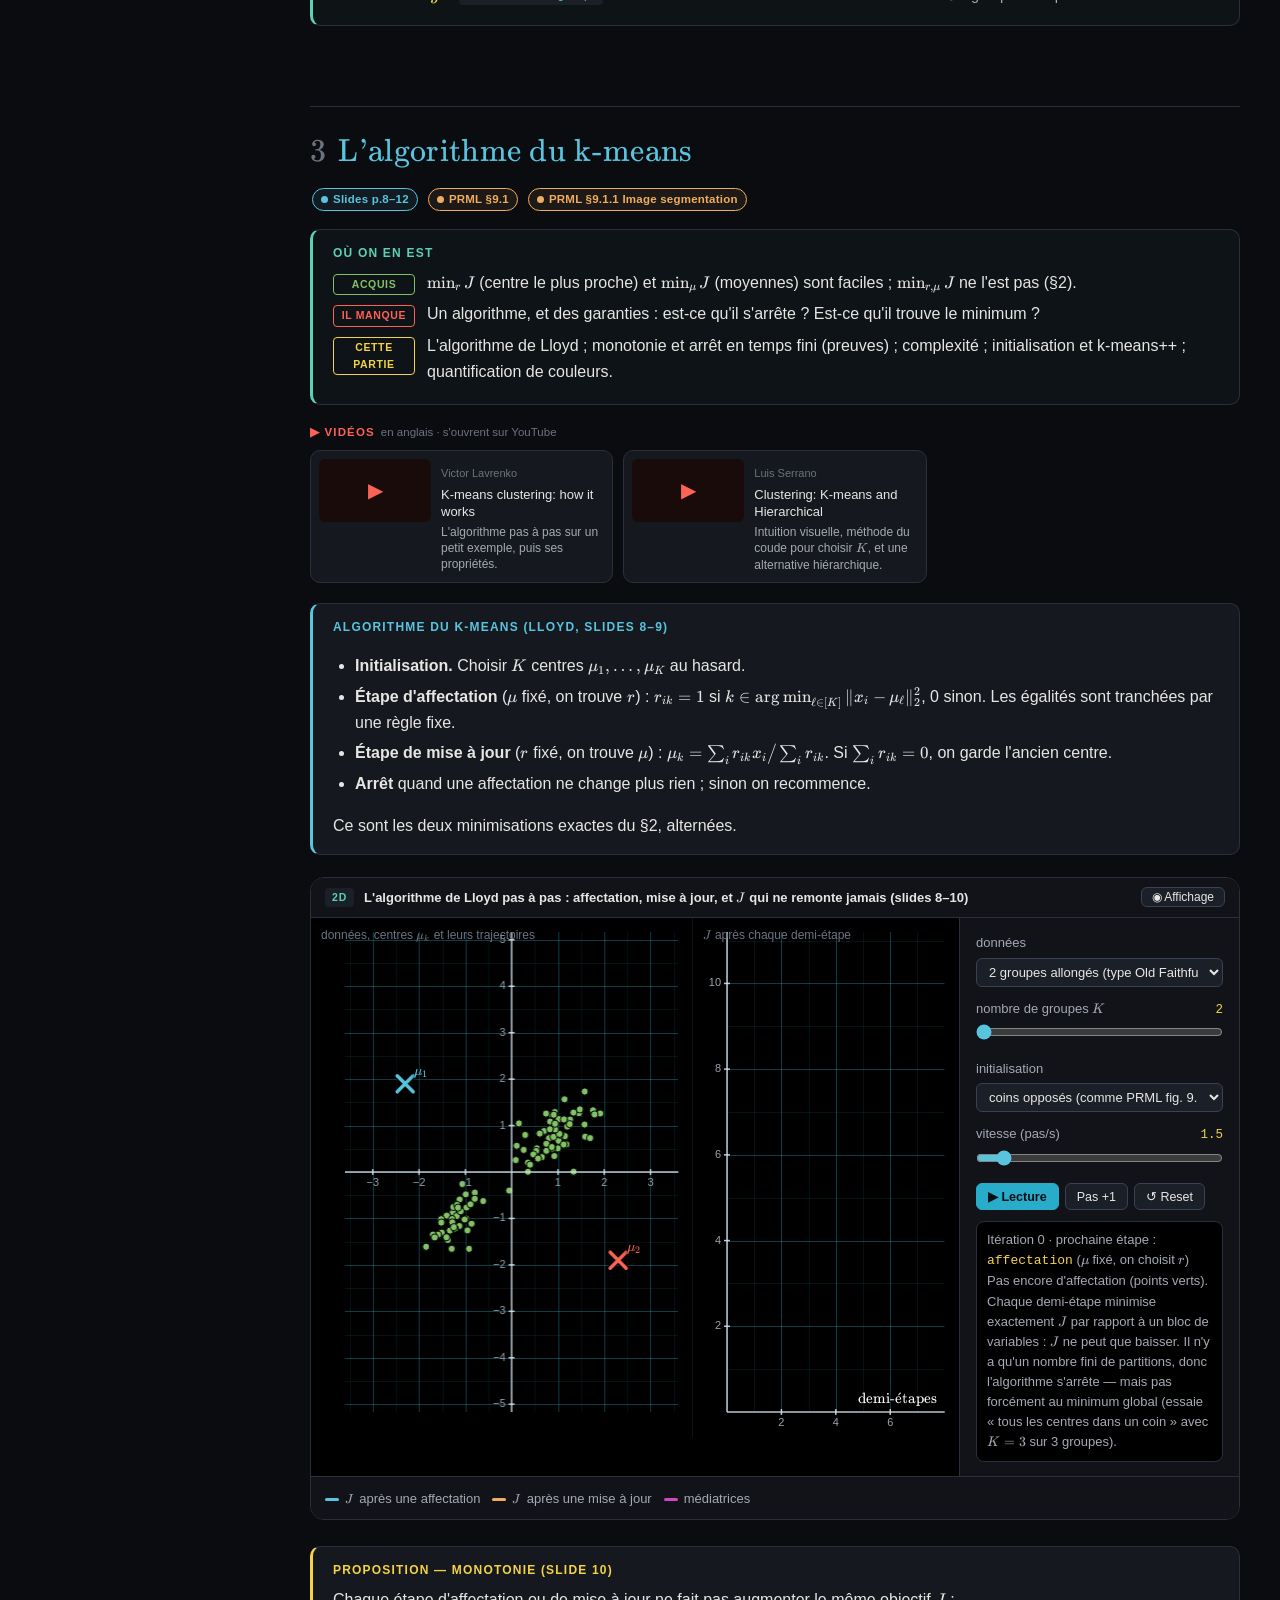
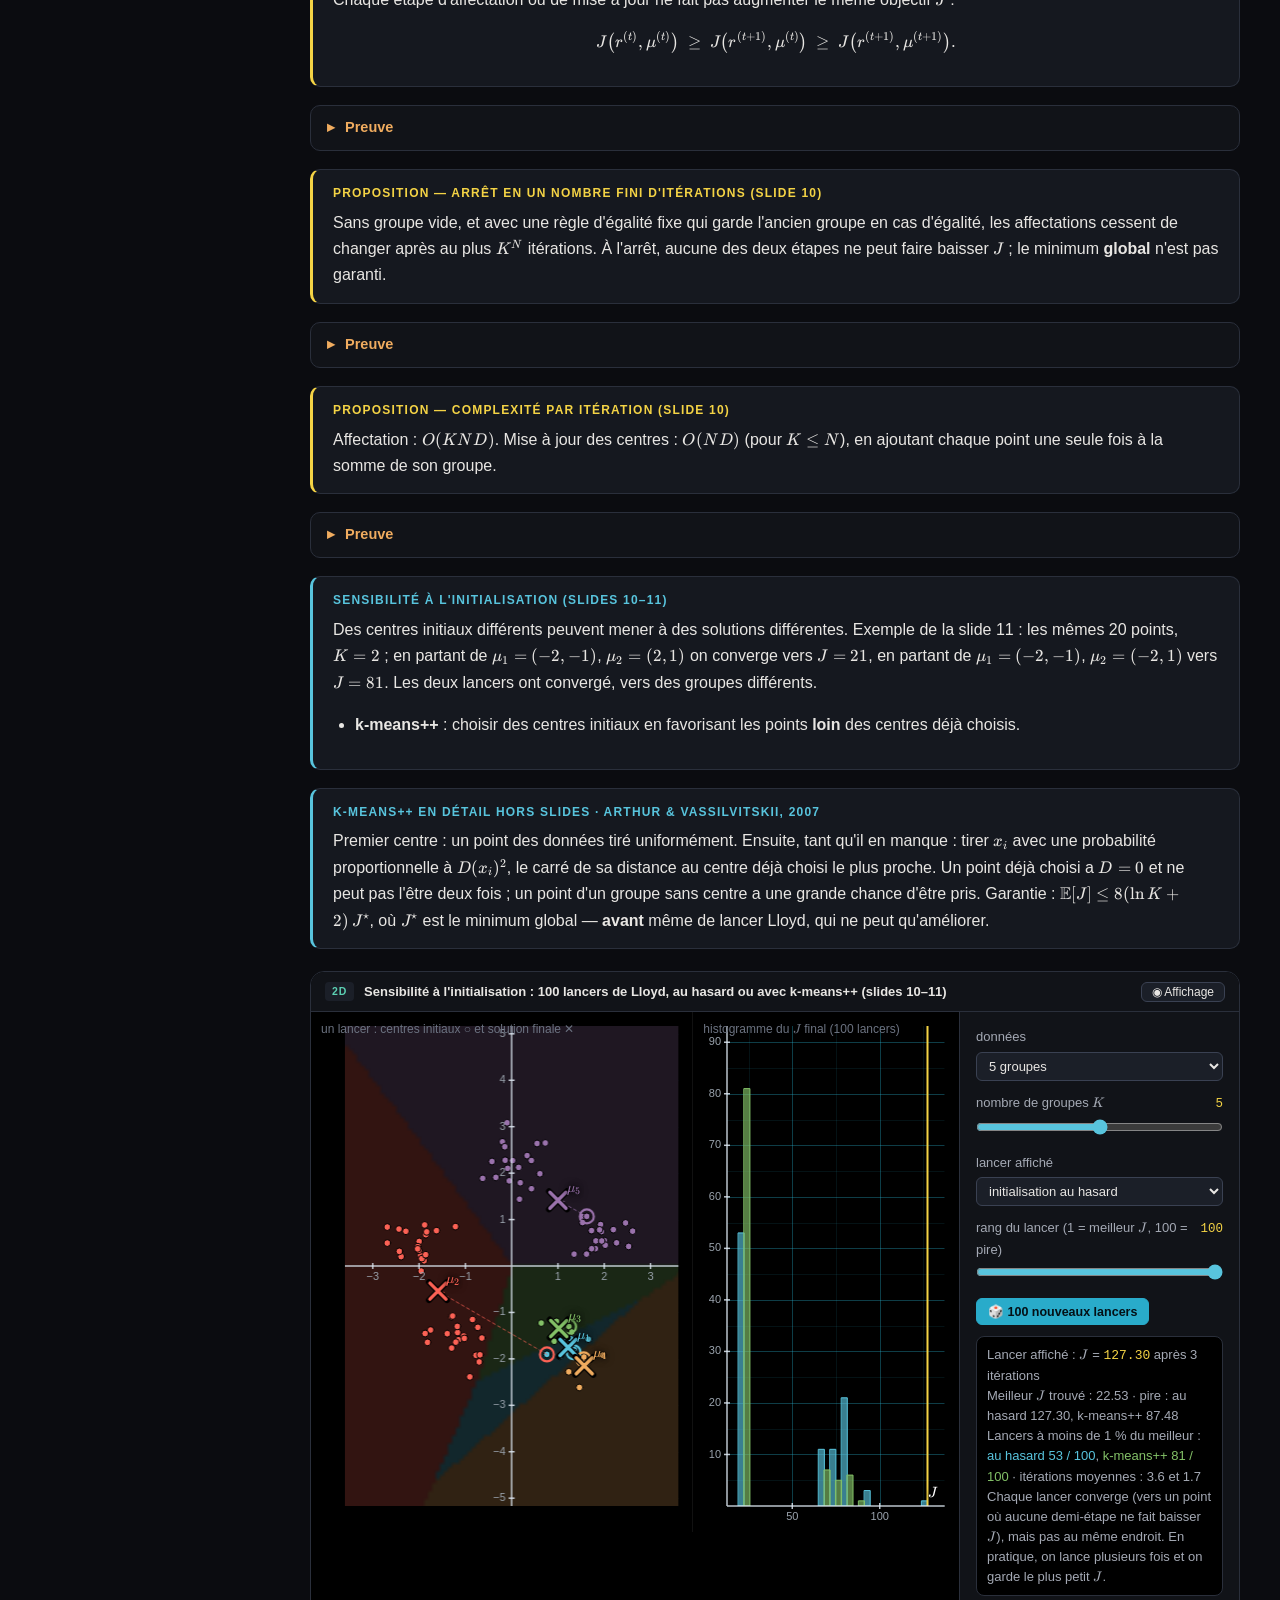
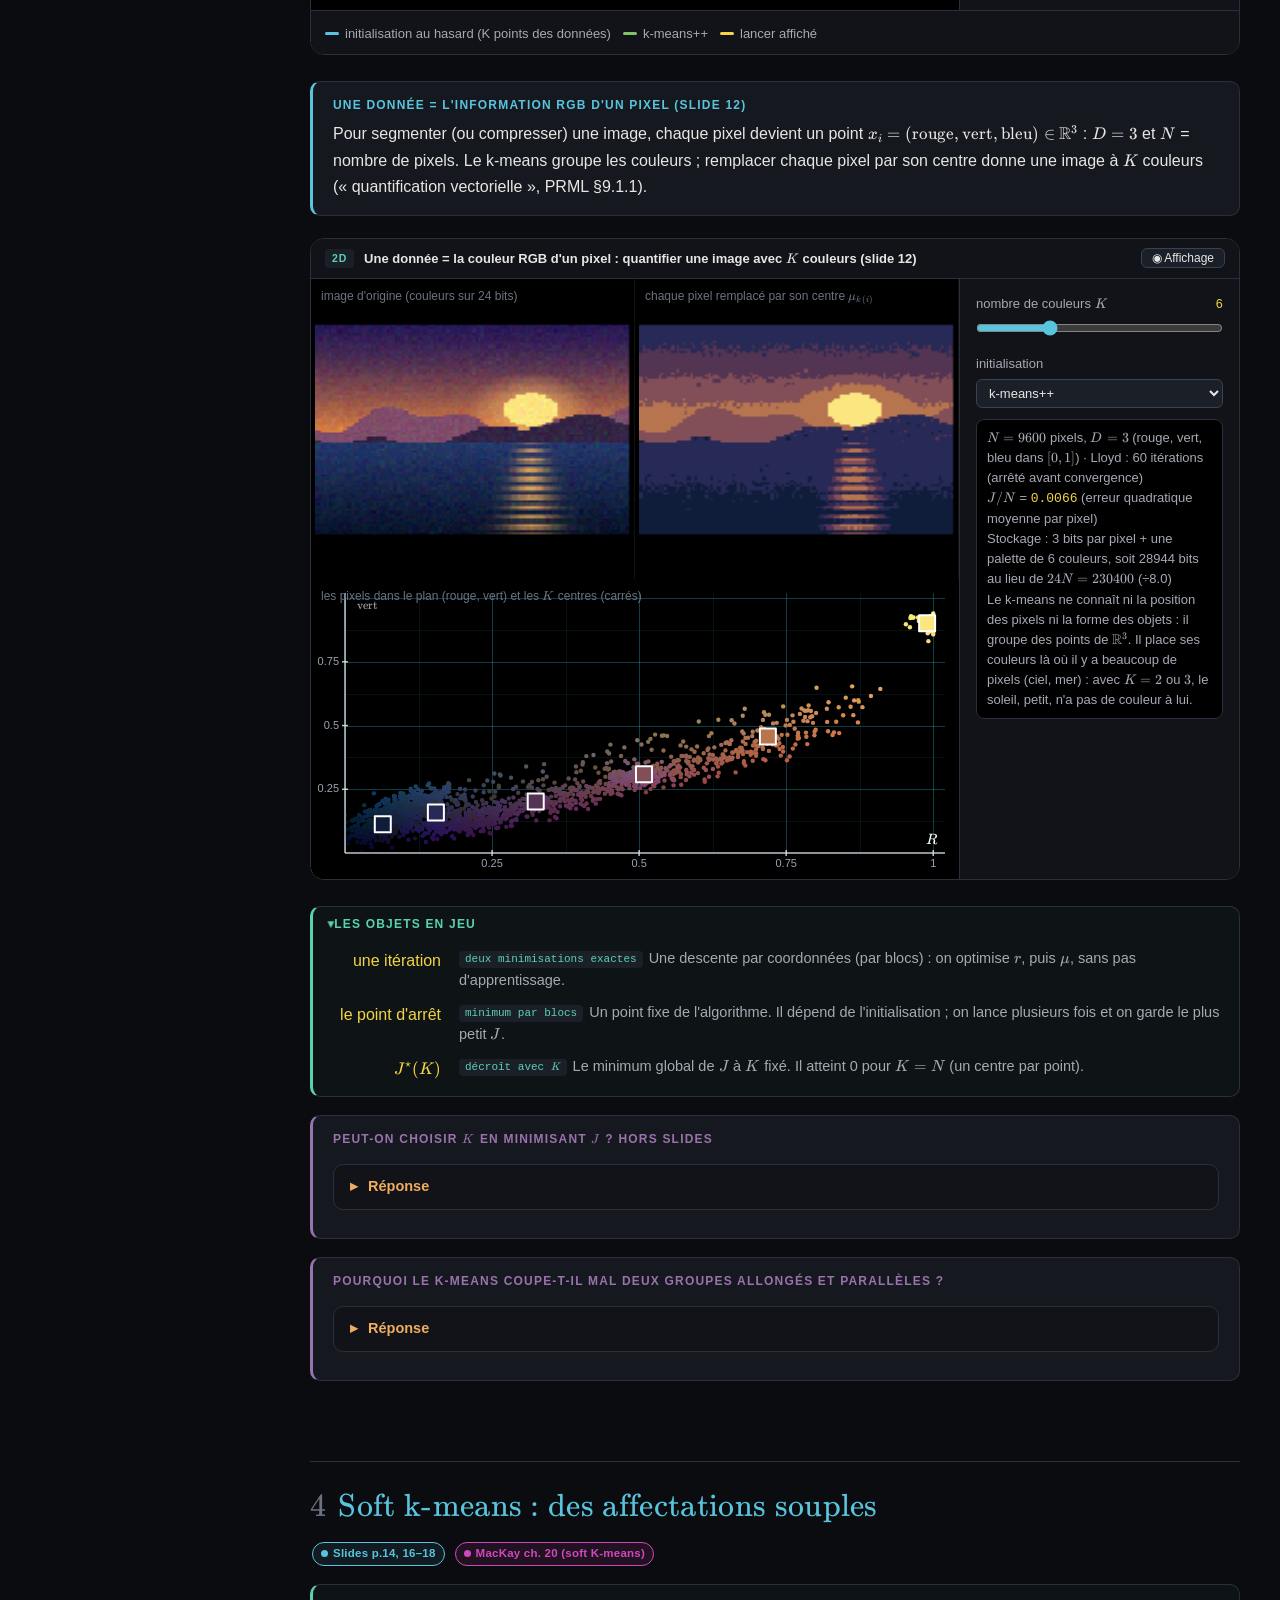
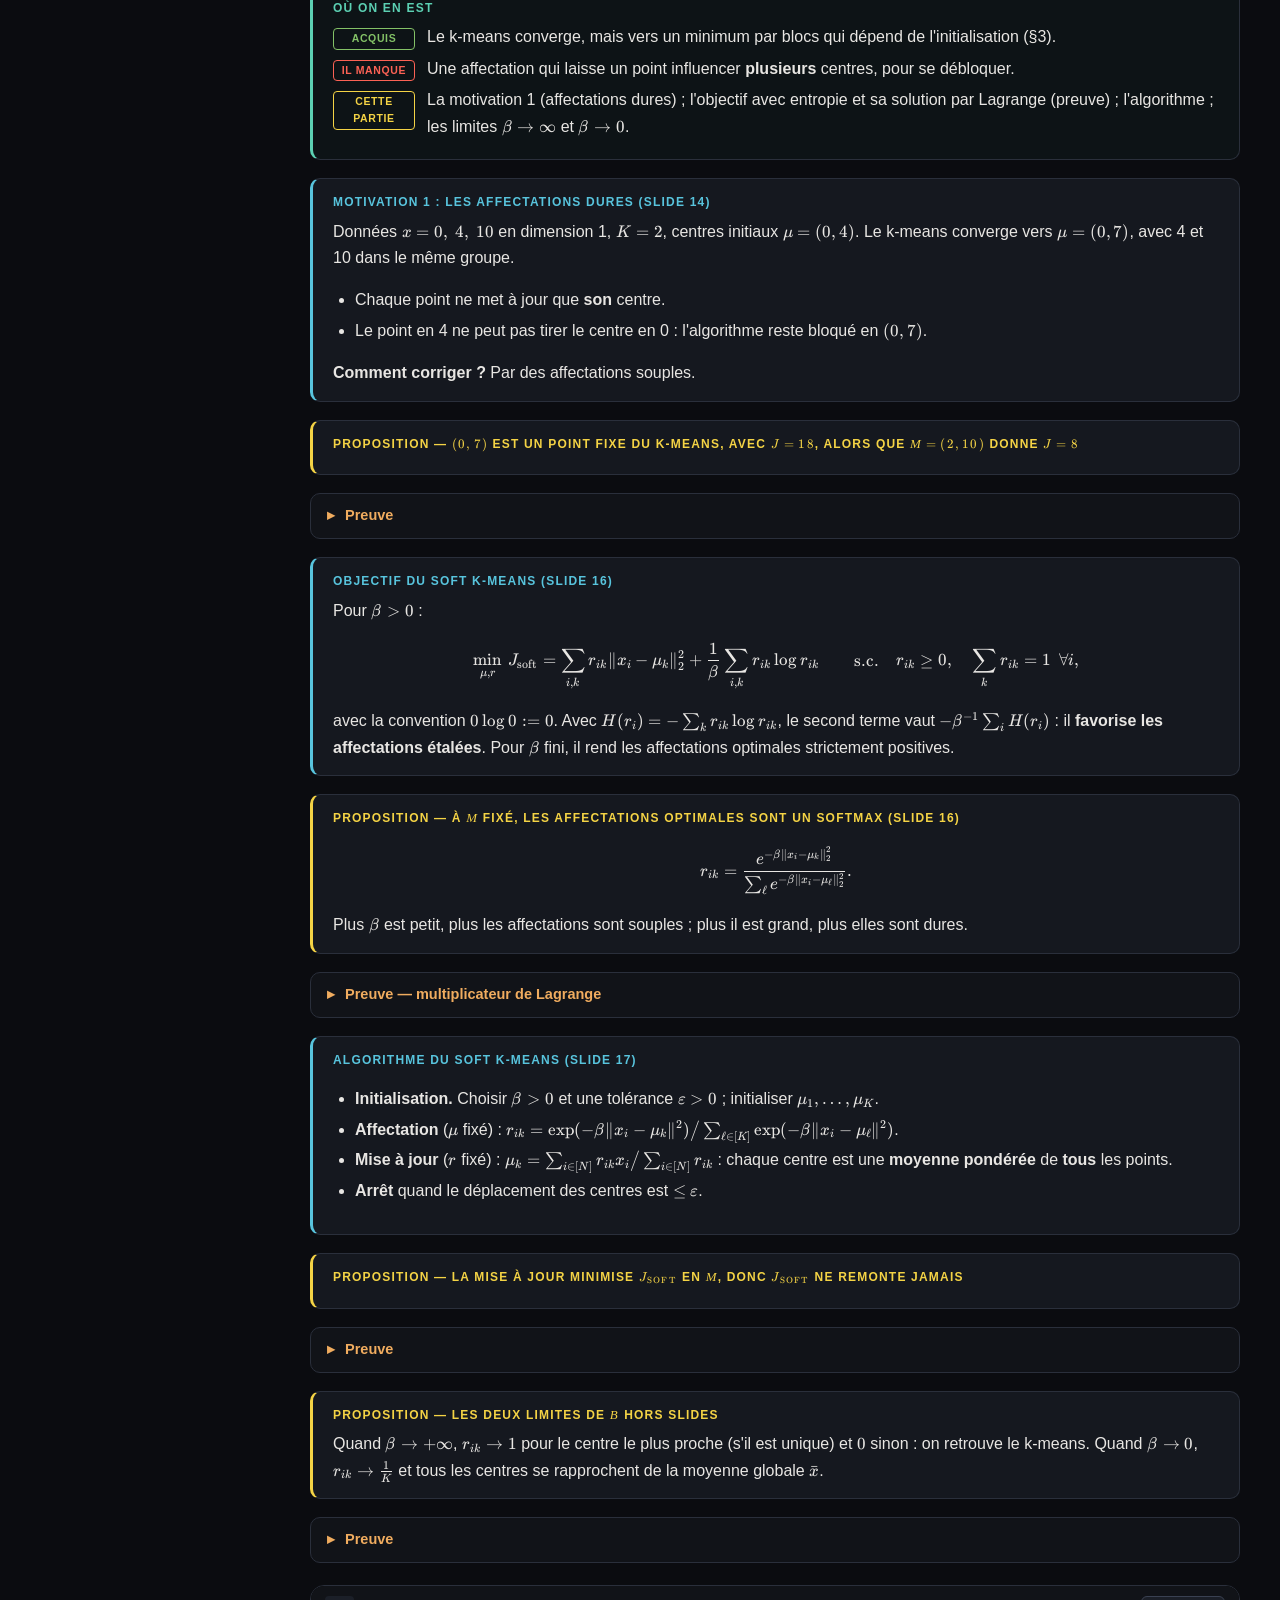
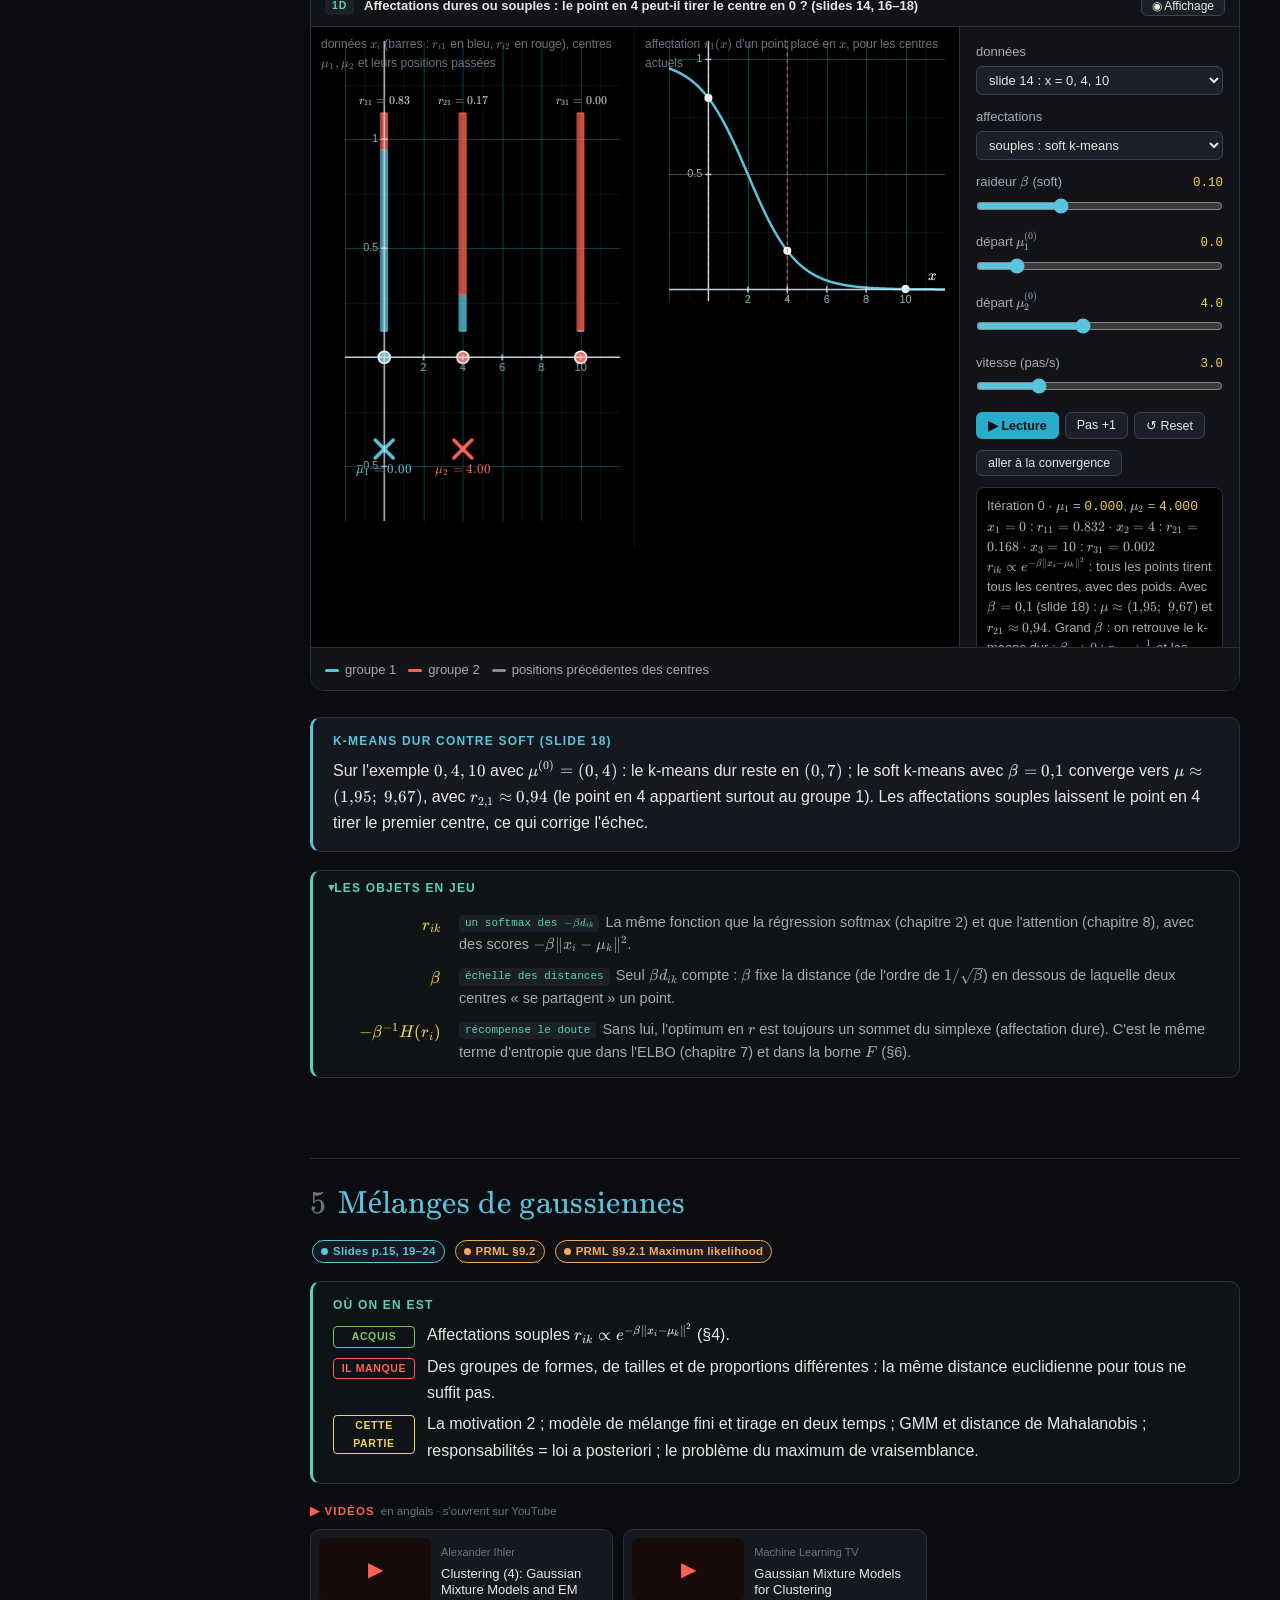
<file: kmeans.html>
<!DOCTYPE html>
<html lang="fr">
<head>
<meta charset="utf-8">
<meta name="viewport" content="width=device-width, initial-scale=1">
<title>k-means et EM — Cours interactif ML</title>
<link rel="stylesheet" href="lib/katex/katex.min.css">
<link rel="stylesheet" href="css/style.css">
</head>
<body>

<header class="topbar">
  <a class="brand" href="index.html"><span class="pi">∇</span>ML · POSTECH</a>
  <nav>
    <a href="index.html">Accueil</a>
    <a href="linear-regression.html">1 · Régression linéaire</a>
    <a href="logistic-regression.html">2 · Régression logistique</a>
    <a href="svm.html">3 · SVM</a>
    <a href="model-selection.html">4 · Sélection de modèle</a>
    <a href="neural-networks.html">5 · Réseaux de neurones</a>
    <a href="online-learning.html">6 · Apprentissage en ligne</a>
    <a href="vae.html">7 · VAE</a>
    <a href="transformers.html">8 · Transformers</a>
    <a href="kmeans.html" class="active">9 · k-means &amp; EM</a>
    <a href="exercises.html">Entraînement</a>
    <a class="local-only" href="homework.html">Devoirs</a>
  </nav>
</header>

<div class="layout">
<aside class="sidebar">
  <h4>Sommaire</h4>
  <div class="toc"></div>
  <div class="legend">
    <h4>Sources</h4>
    <div><span class="src slides">Slides</span> au programme (slides du cours)</div>
    <div><span class="src book">PRML / DL</span> manuel de référence (lien → page)</div>
    <div><span class="src extra">Hors slides</span> complément, pas dans les slides</div>
  </div>
</aside>

<main class="content"><div class="content-inner">

<h1>Clustering : k-means, mélanges de gaussiennes et EM<span class="sub">Clustering via K-means and more — k-means · soft k-means · GMM · algorithme EM · semaine du 3/11 (EM : aussi en cours vidéo)</span></h1>
<div class="sources">
  <a class="src slides" href="../Slides/10-kmeans.pdf" target="_blank">Slides 10-kmeans (40 p.)</a>
  <a class="src book" href="../Textbooks/Pattern%20Recognition%20and%20Machine%20Learning.pdf#page=443" target="_blank">PRML ch. 9 Mixture Models and EM p.423</a>
  <a class="src book" href="../Textbooks/Pattern%20Recognition%20and%20Machine%20Learning.pdf#page=444" target="_blank">PRML §9.1 K-means</a>
  <a class="src book" href="../Textbooks/Pattern%20Recognition%20and%20Machine%20Learning.pdf#page=450" target="_blank">PRML §9.2 Mixtures of Gaussians</a>
  <a class="src book" href="../Textbooks/Pattern%20Recognition%20and%20Machine%20Learning.pdf#page=459" target="_blank">PRML §9.3 An Alternative View of EM</a>
  <a class="src book" href="../Textbooks/Pattern%20Recognition%20and%20Machine%20Learning.pdf#page=470" target="_blank">PRML §9.4 EM in General</a>
</div>

<div class="box warn"><div class="box-title">Examen 2 : jeudi 12/11, pendant l'heure du cours</div>
Programme annoncé par le professeur : <b>k-means</b> (ce chapitre, traité cette semaine), <b>EM</b> (donné en cours vidéo ; la version des slides est au §6 ci-dessous), <b>VAE</b> (<a href="vae.html">chapitre 7</a>) et <b>Transformers</b> (<a href="transformers.html">chapitre 8</a>). La <b>PCA n'est pas au programme</b> (elle ne sera pas traitée en cours).
</div>

<p>Jusqu'ici, presque tout était <b>supervisé</b> : chaque donnée $x_i$ venait avec sa réponse $y_i$. Le <b>clustering</b> n'a que les $x_i$ : il faut découper les données en $K$ groupes de points « semblables ». Le chapitre suit une chaîne de trois algorithmes, chacun corrigeant un défaut du précédent : le <b>k-means</b> (chaque point va au centre le plus proche), le <b>soft k-means</b> (chaque point se partage entre les centres), et le <b>mélange de gaussiennes</b> appris par l'algorithme <b>EM</b> (chaque groupe a sa forme, sa taille et son poids). Le fil commun : <b>alterner</b> entre deviner les appartenances (cachées) et ajuster les paramètres, deux sous-problèmes faciles quand l'autre est fixé. Au début de chaque section, un encadré <span class="c-teal"><b>Où on en est</b></span> fait le point.</p>

<h2 id="roadmap">Feuille de route</h2>
<div class="sources"><a class="src slides" href="../Slides/10-kmeans.pdf#page=2" target="_blank">Slides p.2, 6 (plan)</a></div>
<div class="flow">
<a class="st" href="#clustering"><b>① Le problème · §1</b>grouper sans étiquettes<i>$K$ donné, une distance donnée</i></a><div class="ar">→</div>
<a class="st" href="#objective"><b>② L'objectif · §2</b>$J(r,\mu) = \sum_{i,k}r_{ik}\|x_i-\mu_k\|^2$<i>facile en $r$, facile en $\mu$, pas convexe</i></a><div class="ar">→</div>
<a class="st" href="#lloyd"><b>③ k-means · §3</b>affectation ↔ mise à jour<i>$J$ décroît, arrêt en temps fini</i></a><div class="ar">→</div>
<a class="st" href="#soft"><b>④ Soft k-means · §4</b>$r_{ik}\propto e^{-\beta\|x_i-\mu_k\|^2}$<i>affectations souples</i></a><div class="ar">→</div>
<a class="st" href="#gmm"><b>⑤ GMM · §5</b>$\sum_k\pi_k\N(x\mid\mu_k,\Sigma_k)$<i>une forme par groupe</i></a><div class="ar">→</div>
<a class="st" href="#em"><b>⑥ EM · §6</b>$\mathcal L(\theta)\ge F(r,\theta)$<i>étapes E et M en forme close</i></a><div class="ar">→</div>
<a class="st goal" href="#limit"><b>⑦ La boucle se ferme · §7</b>$\Sigma_k = \sigma^2I$, $\sigma^2\to0$<i>EM redonne le k-means</i></a>
</div>

<h3 id="roadmap-why">Le raisonnement, maillon par maillon</h3>
<ol class="plan">
<li><span class="n">①</span><b>Grouper, c'est choisir une partition.</b> On cherche $K$ groupes de points proches au sens d'une distance. <span class="why">Sans étiquettes, il n'y a pas d'erreur de test à minimiser : c'est l'objectif choisi qui définit ce qu'est un « bon » groupement.</span></li>
<li><span class="n">②</span><b>Un objectif : la somme des distances au carré à son centre.</b> $J$ dépend des affectations $r$ (discrètes) et des centres $\mu$. <span class="why">À $\mu$ fixé, le meilleur $r$ envoie chaque point au centre le plus proche ; à $r$ fixé, le meilleur $\mu_k$ est la moyenne du groupe. Mais minimiser les deux à la fois n'est pas convexe.</span></li>
<li><span class="n">③</span><b>Alterner les deux minimisations faciles.</b> C'est l'algorithme du k-means (Lloyd). <span class="why">Chaque demi-étape fait baisser $J$, il n'y a qu'un nombre fini de partitions : l'algorithme s'arrête. Le résultat dépend de l'initialisation (d'où k-means++).</span></li>
<li><span class="n">④</span><b>Affecter de façon souple.</b> Avec des affectations dures, un point ne tire que son centre, et l'algorithme peut rester bloqué. <span class="why">Ajouter un terme d'entropie à $J$ donne des poids $r_{ik}\propto e^{-\beta\|x_i-\mu_k\|^2}$ (preuve par Lagrange) : chaque point tire tous les centres.</span></li>
<li><span class="n">⑤</span><b>Changer de distance : un modèle probabiliste.</b> La même distance euclidienne pour tous les groupes ignore leur forme. <span class="why">Remplacer le score $e^{-\beta\|x-\mu_k\|^2}$ par $\pi_k\N(x\mid\mu_k,\Sigma_k)$ donne à chaque groupe une covariance et un poids : c'est un mélange de gaussiennes (GMM), qu'on apprend par maximum de vraisemblance.</span></li>
<li><span class="n">⑥</span><b>Maximiser une borne inférieure.</b> La log-vraisemblance $\log\sum_k(\cdot)$ est difficile ; par Jensen, elle majore une fonction $F(r,\theta)$ facile dans chaque bloc. <span class="why">Étape E : $r$ = loi a posteriori (borne serrée) ; étape M : moyennes, covariances et poids pondérés, en forme close. La vraisemblance ne baisse jamais.</span></li>
<li><span class="n">⑦</span><b>Le k-means est un cas particulier.</b> Avec $\pi_k = 1/K$ et $\Sigma_k = \sigma^2I$, EM est exactement le soft k-means avec $\beta = 1/(2\sigma^2)$. <span class="why">Quand $\sigma^2\to0$, les responsabilités deviennent 0 ou 1 : on retrouve le k-means. Les trois algorithmes sont la même idée.</span></li>
</ol>

<div class="box intu"><div class="box-title">À la fin du chapitre, tu dois savoir…</div>
<ul>
<li>écrire l'objectif du k-means avec ses contraintes, et <b>démontrer</b> que l'affectation au centre le plus proche et la moyenne du groupe sont les minimiseurs par blocs ;</li>
<li>écrire l'algorithme de Lloyd, <b>démontrer</b> la décroissance de $J$ et l'arrêt en temps fini, donner sa complexité, expliquer la sensibilité à l'initialisation et k-means++ ;</li>
<li>écrire l'objectif du soft k-means et <b>dériver</b> $r_{ik} = e^{-\beta\|x_i-\mu_k\|^2}/\sum_\ell e^{-\beta\|x_i-\mu_\ell\|^2}$ par un multiplicateur de Lagrange ;</li>
<li>définir un modèle de mélange, son tirage en deux temps, un GMM et la distance de Mahalanobis ;</li>
<li><b>démontrer</b> $F(r,\theta)\le\mathcal L(\theta)$ (Jensen), puis les étapes E et M pour un GMM (moyennes, covariances, poids) et la croissance de $\mathcal L$ ;</li>
<li><b>démontrer</b> que le k-means et le soft k-means sont des cas particuliers d'EM (slides 28–29).</li>
</ul></div>

<h2 id="notations">Notations du chapitre</h2>
<p>Les slides passent de l'indice $i$ (k-means) à l'indice $n$ (GMM, comme PRML) pour les données ; le sens est le même. Plusieurs lettres ont déjà servi ailleurs avec un autre sens : voir l'encadré qui suit le tableau.</p>
<div class="notation-wrap"><table class="notation">
<thead><tr><th>Symbole</th><th>Se lit / signifie</th><th>Nature</th><th>Où</th></tr></thead>
<tbody>
<tr class="grp"><td colspan="4">Données et groupes</td></tr>
<tr><td>$x_i$ ou $x_n\in\R^D$, $i,n\in[N]$</td><td>les $N$ données, sans étiquette</td><td>vecteurs</td><td class="where">partout</td></tr>
<tr><td>$K$, $k,\ell\in[K]$</td><td>nombre de groupes (donné à l'avance) ; indices de groupe</td><td>entier</td><td class="where">partout</td></tr>
<tr><td>$\mu_k\in\R^D$</td><td>centre du groupe $k$ (k-means), ou moyenne de la composante $k$ (GMM)</td><td>vecteur</td><td class="where">partout</td></tr>
<tr><td>$r_{ik}$ ou $r_{nk}$</td><td>affectation de $x_i$ au groupe $k$ : dans $\{0,1\}$ (k-means), dans $[0,1]$ (soft k-means, GMM : « responsabilité »)</td><td>réel</td><td class="where">partout</td></tr>
<tr><td>$C_k$, $|C_k|$</td><td>l'ensemble des points affectés au groupe $k$ ; leur nombre</td><td>ensemble ; entier</td><td class="where">§3, §7</td></tr>
<tr><td>$J(r,\mu)$</td><td>objectif du k-means : somme (pas moyenne) des distances au carré</td><td>réel $\ge0$</td><td class="where">§2–3</td></tr>
<tr class="grp"><td colspan="4">Soft k-means (§4)</td></tr>
<tr><td>$\beta>0$</td><td>raideur (« inverse température ») des affectations souples</td><td>réel</td><td class="where">§4, §7</td></tr>
<tr><td>$H(r_i) = -\sum_kr_{ik}\log r_{ik}$</td><td>entropie de la ligne d'affectations de $x_i$ (convention $0\log0 = 0$)</td><td>réel $\ge0$</td><td class="where">§4, §6</td></tr>
<tr><td>$J_{\text{soft}}$, $\lambda_i$</td><td>objectif du soft k-means ; multiplicateur de Lagrange de $\sum_kr_{ik} = 1$</td><td>réels</td><td class="where">§4</td></tr>
<tr class="grp"><td colspan="4">Mélanges de gaussiennes (§5–7)</td></tr>
<tr><td>$z$, $z_n\in[K]$</td><td>variable latente : la composante qui a produit $x_n$ (non observée)</td><td>v.a. discrète</td><td class="where">§5 →</td></tr>
<tr><td>$\pi_k = p(z = k)$</td><td>poids de mélange (proportion du groupe $k$), $\pi_k\ge0$, $\sum_k\pi_k = 1$</td><td>réel</td><td class="where">§5 →</td></tr>
<tr><td>$\Sigma_k\succ0$, $\Lambda_k = \Sigma_k^{-1}$</td><td>covariance de la composante $k$ ; sa matrice de précision</td><td>matrices $D\times D$</td><td class="where">§5 →</td></tr>
<tr><td>$\N(x\mid\mu,\Sigma)$</td><td>densité gaussienne de moyenne $\mu$, covariance $\Sigma$, évaluée en $x$</td><td>réel $>0$</td><td class="where">§5 →</td></tr>
<tr><td>$d_k(x)$</td><td>distance de Mahalanobis $\sqrt{(x-\mu_k)^\top\Sigma_k^{-1}(x-\mu_k)}$</td><td>réel $\ge0$</td><td class="where">§5</td></tr>
<tr><td>$\theta = \{\pi_k,\mu_k,\Sigma_k\}_k$</td><td>tous les paramètres du GMM</td><td>ensemble</td><td class="where">§5 →</td></tr>
<tr><td>$\mathcal L(\theta) = \log p(\mathcal D\mid\theta)$</td><td>log-vraisemblance des données $\mathcal D = \{x_1,\dots,x_N\}$</td><td>réel</td><td class="where">§5 →</td></tr>
<tr><td>$F(r,\theta)$</td><td>borne inférieure de $\mathcal L(\theta)$ paramétrée par des affectations souples</td><td>réel</td><td class="where">§6</td></tr>
<tr><td>$Q(\theta;\theta^{\text{old}})$</td><td>log-vraisemblance complète espérée : $\sum_{n,k}r_{nk}\log p_\theta(x_n,z_n = k)$</td><td>réel</td><td class="where">§6</td></tr>
<tr><td>$N_k = \sum_nr_{nk}$</td><td>effectif « souple » de la composante $k$</td><td>réel $\ge0$</td><td class="where">§6</td></tr>
<tr><td>$S_k$</td><td>dispersion pondérée $\sum_nr_{nk}(x_n-\mu_k^{\text{new}})(x_n-\mu_k^{\text{new}})^\top$</td><td>matrice $D\times D$</td><td class="where">§6</td></tr>
<tr><td>$\sigma^2$</td><td>variance commune du GMM restreint $\Sigma_k = \sigma^2I$</td><td>réel $>0$</td><td class="where">§7</td></tr>
</tbody></table></div>

<div class="box warn"><div class="box-title">Pièges de notation</div>
<ol>
<li><b>$K$ est un nombre de groupes</b>, pas la matrice des clés (chapitre 8) ni un nombre d'échantillons (chapitre 7).</li>
<li><b>$\pi_k$ est un poids</b>, pas le nombre $\pi\approx3{,}14$, qui apparaît pourtant dans la même formule : $\log\N(x\mid\mu,\Sigma) = -\frac D2\log(2\pi)-\frac12\log|\Sigma|-\dots$</li>
<li><b>$\Sigma_k$ est une covariance</b>, pas une somme. Dans $\sum_k\pi_k\N(x\mid\mu_k,\Sigma_k)$, les deux apparaissent.</li>
<li><b>$\N$ est la densité gaussienne, $N$ le nombre de données, $N_k$ un effectif souple.</b> Trois objets, la même lettre.</li>
<li><b>$r_{ik}$ change de nature</b> : 0 ou 1 au §2–3, un réel de $[0,1]$ ensuite. La contrainte $\sum_kr_{ik} = 1$ reste la même.</li>
<li><b>$J$ est une somme</b>, pas une moyenne : dans l'exemple de la slide 11, $J = 21$ et $J = 81$ pour 20 points.</li>
<li><b>$\mathcal L$ est une log-vraisemblance à maximiser</b>, pas une perte à minimiser. $J$ (k-means) se minimise, $\mathcal L$ et $F$ (EM) se maximisent.</li>
<li><b>$z$ est discrète</b> ici (un numéro de composante), alors que le $z$ du VAE (chapitre 7) était un vecteur continu. Mais c'est la même idée : une variable latente.</li>
<li><b>« Étape E / étape M »</b> : PRML appelle déjà ainsi les deux étapes du k-means (affectation et mise à jour). Le nom vient d'EM : <b>E</b>xpectation (calculer les responsabilités) et <b>M</b>aximization (ajuster $\theta$).</li>
<li><b>$\beta$ n'est pas un paramètre de régularisation</b> : grand $\beta$ = affectations dures, petit $\beta$ = affectations floues. Et $\beta = 1/(2\sigma^2)$ au §7.</li>
</ol></div>

<div class="box intu"><div class="box-title">Mode d'emploi des scènes</div>
<ul>
<li>Les points à halo (centres, point $x_i$) se déplacent à la souris ; <b>◉ Affichage</b> (en haut à droite) masque ou affiche les éléments de chaque figure.</li>
<li>Couleur d'un point : son groupe (affectation dure) ou, pour des affectations souples, le <b>mélange</b> des couleurs des groupes pondéré par ses $r_{ik}$ (un point violet est partagé entre le bleu et le rouge).</li>
<li>Les algorithmes itératifs avancent <b>demi-étape par demi-étape</b> (« Pas +1 ») : on voit séparément l'effet de chaque minimisation.</li>
</ul></div>

<!-- ===================================================================== -->
<h2 id="clustering"><span class="num">1</span>Le problème : grouper sans étiquettes</h2>
<div class="sources"><a class="src slides" href="../Slides/10-kmeans.pdf#page=2" target="_blank">Slides p.2–5</a><a class="src book" href="../Textbooks/Pattern%20Recognition%20and%20Machine%20Learning.pdf#page=443" target="_blank">PRML ch. 9 (intro)</a></div>
<div class="box road"><div class="box-title">Où on en est</div><div class="road-row"><span class="rk ok">Acquis</span><div>Régression et classification (chapitres 1–5) : des données étiquetées $(x_i,y_i)$. Chapitre 7 : estimer une densité avec une variable latente $z$.</div></div><div class="road-row"><span class="rk q">Il manque</span><div>Que faire quand on n'a que les $x_i$, et qu'on veut savoir quels points « vont ensemble » ?</div></div><div class="road-row"><span class="rk go">Cette partie</span><div>Le problème du clustering et un exemple : la segmentation d'image.</div></div></div>
<div class="vids"><div class="vids-title">▶ Vidéos<span>en anglais · s'ouvrent sur YouTube</span></div><div class="vids-grid"><a class="vid" href="https://www.youtube.com/watch?v=4b5d3muPQmA" target="_blank" rel="noopener"><span class="vid-thumb">▶<img src="https://i.ytimg.com/vi/4b5d3muPQmA/mqdefault.jpg" loading="lazy" alt="" onerror="this.remove()"></span><span class="vid-body"><span class="vid-ch">StatQuest</span><span class="vid-t" style="display:block">StatQuest: K-means clustering</span><span class="vid-why" style="display:block">Le k-means en images : affectation, mise à jour, plusieurs lancers, choix de $K$.</span></span></a><a class="vid" href="https://www.youtube.com/watch?v=yR7k19YBqiw" target="_blank" rel="noopener"><span class="vid-thumb">▶<img src="https://i.ytimg.com/vi/yR7k19YBqiw/mqdefault.jpg" loading="lazy" alt="" onerror="this.remove()"></span><span class="vid-body"><span class="vid-ch">Computerphile</span><span class="vid-t" style="display:block">K-means &amp; Image Segmentation</span><span class="vid-why" style="display:block">L'exemple des slides 5 et 12 : grouper les pixels par couleur.</span></span></a></div></div>

<div class="box def"><div class="box-title">Clustering (slide 3)</div>
Une des tâches d'apprentissage <b>non supervisé</b> les plus connues : <b>partitionner</b> un ensemble de points non étiquetés en un nombre <b>fixé à l'avance</b> de groupes de points semblables, au sens d'une mesure de similarité ou de distance.
<ul><li>On suppose ici le nombre de groupes $K$ connu ; d'autres méthodes n'en ont pas besoin (par exemple <i>mean shift</i>).</li></ul>
</div>
<div class="box def"><div class="box-title">Exemple : segmenter une image (slides 4–5)</div>
<ul>
<li><b>Par classification</b> (supervisé) : des humains étiquettent chaque région de milliers d'images, et on apprend un classifieur pixel par pixel. Cela demande un énorme travail humain.</li>
<li><b>Par clustering</b> (non supervisé) : sans étiquettes, on groupe les pixels dont les <b>intensités</b> (ou couleurs) se ressemblent. L'histogramme des intensités montre des bosses ; chaque bosse devient un segment. On regroupe ainsi des régions perceptuellement semblables, ou semblables pour une autre métrique.</li>
</ul>
</div>
<details class="objs" open><summary>Les objets en jeu</summary><dl>
<dt>une partition</dt><dd><span class="ty">ce qu'on cherche</span>Chaque point reçoit un numéro de groupe dans $[K]$. Les numéros eux-mêmes ne veulent rien dire : échanger les noms de deux groupes donne le même groupement.</dd>
<dt>la distance</dt><dd><span class="ty">choix de modélisation</span>Elle définit ce que « semblable » veut dire. Le k-means utilise la distance euclidienne ; le GMM (§5) une distance propre à chaque groupe.</dd>
<dt>$K$</dt><dd><span class="ty">hyperparamètre</span>Fixé à l'avance. Il ne se choisit pas en minimisant l'objectif, qui baisse toujours quand $K$ augmente (§3).</dd>
</dl></details>
<div class="box q"><div class="box-title">Le clustering a-t-il une « bonne réponse » ?</div>
<details class="proof"><summary>Réponse</summary><div class="proof-body"><p>Pas au sens de la classification : il n'y a pas d'étiquette cachée à retrouver, et le même nuage de points peut se grouper de plusieurs façons raisonnables (par couleur ou par position pour les pixels d'une image, par exemple). C'est l'<b>objectif</b> qu'on se donne (somme des distances au centre pour le k-means, vraisemblance pour le GMM) qui définit la meilleure partition. On juge ensuite le résultat à son utilité : compression, segmentation, initialisation d'un autre modèle.</p></div></details></div>

<!-- ===================================================================== -->
<h2 id="objective"><span class="num">2</span>L'objectif du k-means</h2>
<div class="sources"><a class="src slides" href="../Slides/10-kmeans.pdf#page=7" target="_blank">Slide p.7</a><a class="src book" href="../Textbooks/Pattern%20Recognition%20and%20Machine%20Learning.pdf#page=444" target="_blank">PRML §9.1 éq. 9.1–9.4</a></div>
<div class="box road"><div class="box-title">Où on en est</div><div class="road-row"><span class="rk ok">Acquis</span><div>Le problème : $K$ groupes, sans étiquettes (§1).</div></div><div class="road-row"><span class="rk q">Il manque</span><div>Un critère chiffré qui dise quelle partition est la meilleure.</div></div><div class="road-row"><span class="rk go">Cette partie</span><div>L'objectif $J(r,\mu)$ ; ses minimiseurs en $r$ et en $\mu$ (preuves) ; les frontières sont des médiatrices ; le problème n'est pas convexe.</div></div></div>

<div class="box def"><div class="box-title">Objectif du k-means (slide 7)</div>
Étant donnés $K\in\{1,\dots,N\}$ et des points $\{x_i\in\R^D\}_{i\in[N]}$, trouver des centres $\mu = \{\mu_k\}_{k=1}^K$ et des affectations $r$ qui résolvent
$$\min_{\mu,r}\ \underbrace{\sum_{i\in[N]}\sum_{k\in[K]}r_{ik}\,\|x_i-\mu_k\|_2^2}_{J(r,\mu)}\qquad\text{s.c.}\quad r_{ik}\in\{0,1\}\ \ \forall i,k,\qquad\sum_{k\in[K]}r_{ik} = 1\ \ \forall i.$$
Chaque ligne $r_i = (r_{i1},\dots,r_{iK})$ est un vecteur « one-hot » : $x_i$ appartient à exactement un groupe, et $J$ additionne les distances au carré de chaque point à <b>son</b> centre. La minimisation n'est pas convexe : on utilise un algorithme itératif.
</div>
<p>$J$ mélange une variable discrète ($r$) et une variable continue ($\mu$). L'idée qui fait tout marcher : chaque bloc, l'autre étant fixé, se minimise <b>exactement</b> et facilement.</p>
<div class="box thm"><div class="box-title">Proposition — à $\mu$ fixé, le meilleur $r$ affecte chaque point au centre le plus proche</div>
$$r_{ik}^\star = \begin{cases}1 & \text{si } k = \argmin_{\ell\in[K]}\|x_i-\mu_\ell\|_2^2\\0 & \text{sinon}\end{cases}\qquad\text{(égalités : une règle fixe, par exemple le plus petit indice).}$$
</div>
<details class="proof"><summary>Preuve</summary>
<div class="proof-body">
<div class="step"><b>① $J$ se sépare en $i$.</b> À $\mu$ fixé, $J = \sum_i J_i(r_i)$ avec $J_i(r_i) = \sum_kr_{ik}d_{ik}$ et $d_{ik} = \|x_i-\mu_k\|^2$. Les contraintes portent sur chaque ligne séparément : on minimise chaque $J_i$ indépendamment.</div>
<div class="step"><b>② Une ligne.</b> Si $r_i$ vaut 1 en position $k$, $J_i = d_{ik}$. Le minimum sur les $K$ choix possibles est $\min_\ell d_{i\ell}$, atteint en $k = \argmin_\ell d_{i\ell}$.</div>
<div class="qed">∎</div>
</div></details>
<div class="box thm"><div class="box-title">Proposition — à $r$ fixé, le meilleur $\mu_k$ est la moyenne de son groupe</div>
$$\mu_k^\star = \frac{\sum_ir_{ik}x_i}{\sum_ir_{ik}} = \frac1{|C_k|}\sum_{i\in C_k}x_i\qquad(\text{si }|C_k| = \textstyle\sum_ir_{ik}>0),$$
et plus précisément, pour tout $\mu_k$ : $\sum_{i\in C_k}\|x_i-\mu_k\|^2 = \sum_{i\in C_k}\|x_i-\mu_k^\star\|^2+|C_k|\,\|\mu_k^\star-\mu_k\|^2$.
</div>
<details class="proof"><summary>Preuve</summary>
<div class="proof-body">
<div class="step"><b>① $J$ se sépare en $k$.</b> À $r$ fixé, $J = \sum_kJ_k(\mu_k)$ avec $J_k(\mu_k) = \sum_ir_{ik}\|x_i-\mu_k\|^2$ : chaque centre se choisit indépendamment.</div>
<div class="step"><b>② Gradient.</b> $\nabla_{\mu_k}J_k = -2\sum_ir_{ik}(x_i-\mu_k)$. Il s'annule si et seulement si $\big(\sum_ir_{ik}\big)\mu_k = \sum_ir_{ik}x_i$. $J_k$ est une fonction quadratique de hessienne $2|C_k|I\succ0$ : convexe, donc ce point critique est le minimum.</div>
<div class="step"><b>③ L'identité (sans dérivée).</b> On écrit $x_i-\mu_k = (x_i-\mu_k^\star)+(\mu_k^\star-\mu_k)$ et on développe le carré : le terme croisé vaut $2(\mu_k^\star-\mu_k)^\top\sum_{i\in C_k}(x_i-\mu_k^\star) = 0$ par définition de la moyenne. Le second terme $|C_k|\|\mu_k^\star-\mu_k\|^2$ est la pénalité exacte pour s'écarter de la moyenne.</div>
<div class="step"><b>④ Groupe vide.</b> Si $|C_k| = 0$, $J_k\equiv0$ ne dépend pas de $\mu_k$ : n'importe quelle valeur convient, et on garde l'ancien centre (slide 9).</div>
<div class="qed">∎</div>
</div></details>
<div class="box thm"><div class="box-title">Proposition — la frontière entre deux groupes est la médiatrice de leurs centres <span class="hint">PRML fig. 9.1</span></div>
$\|x-\mu_1\|^2\le\|x-\mu_2\|^2\iff(\mu_2-\mu_1)^\top x\le\tfrac12\big(\|\mu_2\|^2-\|\mu_1\|^2\big)$ : un demi-espace limité par l'hyperplan orthogonal à $\mu_2-\mu_1$ passant par $\frac{\mu_1+\mu_2}2$. Les groupes sont donc des <b>polyèdres convexes</b> (cellules de Voronoï).
</div>
<details class="proof"><summary>Preuve</summary>
<div class="proof-body">
<div class="step"><b>① Développer.</b> $\|x-\mu_k\|^2 = \|x\|^2-2\mu_k^\top x+\|\mu_k\|^2$. Le terme $\|x\|^2$ est commun et disparaît de l'inégalité : $-2\mu_1^\top x+\|\mu_1\|^2\le-2\mu_2^\top x+\|\mu_2\|^2$, ce qui se réarrange en l'inégalité annoncée. Elle est <b>linéaire</b> en $x$.</div>
<div class="step"><b>② L'hyperplan.</b> Il est orthogonal à $\mu_2-\mu_1$ et contient le milieu : $(\mu_2-\mu_1)^\top\frac{\mu_1+\mu_2}2 = \frac12(\|\mu_2\|^2-\|\mu_1\|^2)$.</div>
<div class="step"><b>③ Les cellules.</b> La cellule du groupe $k$ est l'intersection des $K-1$ demi-espaces « plus proche de $\mu_k$ que de $\mu_\ell$ » : une intersection de demi-espaces est un polyèdre convexe.</div>
<div class="qed">∎</div>
</div></details>
<div data-scene="km-obj"></div>
<div class="box thm"><div class="box-title">Proposition — le problème du k-means n'est pas convexe</div>
Même en éliminant $r$ (on pose $r = r^\star(\mu)$), la fonction $\mu\mapsto\tilde J(\mu) = \sum_i\min_k\|x_i-\mu_k\|^2$ n'est pas convexe.
</div>
<details class="proof"><summary>Preuve — un contre-exemple</summary>
<div class="proof-body">
<div class="step"><b>① Données.</b> $D = 1$, deux points $x_1 = -1$, $x_2 = 1$, et $K = 2$.</div>
<div class="step"><b>② Deux minimiseurs.</b> $\mu = (-1,1)$ donne $\tilde J = 0$, et $\mu' = (1,-1)$ (les mêmes centres, noms échangés) aussi.</div>
<div class="step"><b>③ Leur milieu.</b> $\frac12(\mu+\mu') = (0,0)$ donne $\tilde J = 1+1 = 2>0 = \frac12\tilde J(\mu)+\frac12\tilde J(\mu')$ : l'inégalité de convexité est violée.</div>
<div class="step"><b>④ En général.</b> Cette symétrie existe toujours : permuter les noms des groupes donne $K!$ minimiseurs distincts, et une fonction convexe a un ensemble de minimiseurs convexe. Côté $r$, l'ensemble $\{0,1\}$ n'est même pas convexe : c'est un problème combinatoire (NP-difficile en général).</div>
<div class="qed">∎</div>
</div></details>
<details class="objs" open><summary>Les objets en jeu</summary><dl>
<dt>$r$</dt><dd><span class="ty">$N\times K$, une case à 1 par ligne</span>La partition. $K^N$ valeurs possibles : impossible de toutes les essayer.</dd>
<dt>$\mu_k$</dt><dd><span class="ty">« prototype »</span>Le représentant du groupe. Quand le groupe est fixé, c'est son centre de gravité.</dd>
<dt>$J$</dt><dd><span class="ty">inertie intra-groupe</span>Somme des carrés des distances à son centre. Petit $J$ : groupes compacts.</dd>
</dl></details>

<!-- ===================================================================== -->
<h2 id="lloyd"><span class="num">3</span>L'algorithme du k-means</h2>
<div class="sources"><a class="src slides" href="../Slides/10-kmeans.pdf#page=8" target="_blank">Slides p.8–12</a><a class="src book" href="../Textbooks/Pattern%20Recognition%20and%20Machine%20Learning.pdf#page=444" target="_blank">PRML §9.1</a><a class="src book" href="../Textbooks/Pattern%20Recognition%20and%20Machine%20Learning.pdf#page=448" target="_blank">PRML §9.1.1 Image segmentation</a></div>
<div class="box road"><div class="box-title">Où on en est</div><div class="road-row"><span class="rk ok">Acquis</span><div>$\min_rJ$ (centre le plus proche) et $\min_\mu J$ (moyennes) sont faciles ; $\min_{r,\mu}J$ ne l'est pas (§2).</div></div><div class="road-row"><span class="rk q">Il manque</span><div>Un algorithme, et des garanties : est-ce qu'il s'arrête ? Est-ce qu'il trouve le minimum ?</div></div><div class="road-row"><span class="rk go">Cette partie</span><div>L'algorithme de Lloyd ; monotonie et arrêt en temps fini (preuves) ; complexité ; initialisation et k-means++ ; quantification de couleurs.</div></div></div>
<div class="vids"><div class="vids-title">▶ Vidéos<span>en anglais · s'ouvrent sur YouTube</span></div><div class="vids-grid"><a class="vid" href="https://www.youtube.com/watch?v=_aWzGGNrcic" target="_blank" rel="noopener"><span class="vid-thumb">▶<img src="https://i.ytimg.com/vi/_aWzGGNrcic/mqdefault.jpg" loading="lazy" alt="" onerror="this.remove()"></span><span class="vid-body"><span class="vid-ch">Victor Lavrenko</span><span class="vid-t" style="display:block">K-means clustering: how it works</span><span class="vid-why" style="display:block">L'algorithme pas à pas sur un petit exemple, puis ses propriétés.</span></span></a><a class="vid" href="https://www.youtube.com/watch?v=QXOkPvFM6NU" target="_blank" rel="noopener"><span class="vid-thumb">▶<img src="https://i.ytimg.com/vi/QXOkPvFM6NU/mqdefault.jpg" loading="lazy" alt="" onerror="this.remove()"></span><span class="vid-body"><span class="vid-ch">Luis Serrano</span><span class="vid-t" style="display:block">Clustering: K-means and Hierarchical</span><span class="vid-why" style="display:block">Intuition visuelle, méthode du coude pour choisir $K$, et une alternative hiérarchique.</span></span></a></div></div>

<div class="box def"><div class="box-title">Algorithme du k-means (Lloyd, slides 8–9)</div>
<ul>
<li><b>Initialisation.</b> Choisir $K$ centres $\mu_1,\dots,\mu_K$ au hasard.</li>
<li><b>Étape d'affectation</b> ($\mu$ fixé, on trouve $r$) : $r_{ik} = 1$ si $k\in\argmin_{\ell\in[K]}\|x_i-\mu_\ell\|_2^2$, 0 sinon. Les égalités sont tranchées par une règle fixe.</li>
<li><b>Étape de mise à jour</b> ($r$ fixé, on trouve $\mu$) : $\mu_k = \sum_ir_{ik}x_i\big/\sum_ir_{ik}$. Si $\sum_ir_{ik} = 0$, on garde l'ancien centre.</li>
<li><b>Arrêt</b> quand une affectation ne change plus rien ; sinon on recommence.</li>
</ul>
Ce sont les deux minimisations exactes du §2, alternées.
</div>
<div data-scene="km-lloyd"></div>
<div class="box thm"><div class="box-title">Proposition — monotonie (slide 10)</div>
Chaque étape d'affectation ou de mise à jour ne fait pas augmenter le même objectif $J$ :
$$J\big(r^{(t)},\mu^{(t)}\big)\ \ge\ J\big(r^{(t+1)},\mu^{(t)}\big)\ \ge\ J\big(r^{(t+1)},\mu^{(t+1)}\big).$$
</div>
<details class="proof"><summary>Preuve</summary>
<div class="proof-body">
<div class="step"><b>① Affectation.</b> $r^{(t+1)} = \argmin_rJ(r,\mu^{(t)})$ (première proposition du §2). L'ancien $r^{(t)}$ est un candidat admissible, donc $J(r^{(t+1)},\mu^{(t)})\le J(r^{(t)},\mu^{(t)})$.</div>
<div class="step"><b>② Mise à jour.</b> $\mu^{(t+1)} = \argmin_\mu J(r^{(t+1)},\mu)$ (deuxième proposition), et $\mu^{(t)}$ est un candidat : $J(r^{(t+1)},\mu^{(t+1)})\le J(r^{(t+1)},\mu^{(t)})$. Pour un groupe vide, le centre ne bouge pas et son terme est nul : l'inégalité reste vraie.</div>
<div class="qed">∎</div>
</div></details>
<div class="box thm"><div class="box-title">Proposition — arrêt en un nombre fini d'itérations (slide 10)</div>
Sans groupe vide, et avec une règle d'égalité fixe qui garde l'ancien groupe en cas d'égalité, les affectations cessent de changer après au plus $K^N$ itérations. À l'arrêt, aucune des deux étapes ne peut faire baisser $J$ ; le minimum <b>global</b> n'est pas garanti.
</div>
<details class="proof"><summary>Preuve</summary>
<div class="proof-body">
<div class="step"><b>① $J$ après une mise à jour ne dépend que de la partition.</b> Après la mise à jour, $\mu^{(t)}$ est la moyenne des groupes de $r^{(t)}$ : $\Phi_t := J(r^{(t)},\mu^{(t)}) = \phi(r^{(t)})$, où $\phi(r) = J(r,\text{moyennes de }r)$.</div>
<div class="step"><b>② Décroissance stricte tant que ça bouge.</b> Si $r^{(t+1)}\ne r^{(t)}$, au moins un point a changé de groupe ; avec la règle d'égalité, il ne change que pour un centre <b>strictement</b> plus proche. Donc $J(r^{(t+1)},\mu^{(t)})\lt J(r^{(t)},\mu^{(t)})$, puis $\Phi_{t+1}\le J(r^{(t+1)},\mu^{(t)})\lt\Phi_t$.</div>
<div class="step"><b>③ Pas de retour en arrière.</b> Une suite strictement décroissante ne repasse jamais par la même valeur, donc $\phi$ ne revoit jamais la même partition. Il y a au plus $K^N$ partitions : après au plus $K^N$ itérations, $r^{(t+1)} = r^{(t)}$, et alors $\mu$ ne bouge plus non plus.</div>
<div class="step"><b>④ À l'arrêt.</b> $r$ est optimal pour $\mu$ et $\mu$ pour $r$ : c'est un minimum par blocs (aucune des deux étapes n'améliore). Rien n'empêche une autre partition d'avoir un $J$ plus petit ; la borne $K^N$ est très pessimiste (en pratique, quelques dizaines d'itérations).</div>
<div class="qed">∎</div>
</div></details>
<div class="box thm"><div class="box-title">Proposition — complexité par itération (slide 10)</div>
Affectation : $O(KND)$. Mise à jour des centres : $O(ND)$ (pour $K\le N$), en ajoutant chaque point une seule fois à la somme de son groupe.
</div>
<details class="proof"><summary>Preuve</summary>
<div class="proof-body">
<div class="step"><b>① Affectation.</b> Pour chacun des $N$ points, on calcule $K$ distances dans $\R^D$, chacune en $O(D)$, puis un minimum en $O(K)$ : $O(NKD)$.</div>
<div class="step"><b>② Mise à jour.</b> On parcourt les points une fois, en ajoutant $x_i$ (coût $O(D)$) à l'accumulateur de son groupe et en incrémentant un compteur : $O(ND)$. Puis $K$ divisions de vecteurs : $O(KD)\le O(ND)$.</div>
<div class="qed">∎</div>
</div></details>
<div class="box def"><div class="box-title">Sensibilité à l'initialisation (slides 10–11)</div>
Des centres initiaux différents peuvent mener à des solutions différentes. Exemple de la slide 11 : les mêmes 20 points, $K = 2$ ; en partant de $\mu_1 = (-2,-1)$, $\mu_2 = (2,1)$ on converge vers $J = 21$, en partant de $\mu_1 = (-2,-1)$, $\mu_2 = (-2,1)$ vers $J = 81$. Les deux lancers ont convergé, vers des groupes différents.
<ul><li><b>k-means++</b> : choisir des centres initiaux en favorisant les points <b>loin</b> des centres déjà choisis.</li></ul>
</div>
<div class="box def"><div class="box-title">k-means++ en détail <span class="hint">hors slides · Arthur &amp; Vassilvitskii, 2007</span></div>
Premier centre : un point des données tiré uniformément. Ensuite, tant qu'il en manque : tirer $x_i$ avec une probabilité proportionnelle à $D(x_i)^2$, le carré de sa distance au centre déjà choisi le plus proche. Un point déjà choisi a $D = 0$ et ne peut pas l'être deux fois ; un point d'un groupe sans centre a une grande chance d'être pris. Garantie : $\E[J]\le8(\ln K+2)\,J^\star$, où $J^\star$ est le minimum global — <b>avant</b> même de lancer Lloyd, qui ne peut qu'améliorer.
</div>
<div data-scene="km-init"></div>
<div class="box def"><div class="box-title">Une donnée = l'information RGB d'un pixel (slide 12)</div>
Pour segmenter (ou compresser) une image, chaque pixel devient un point $x_i = (\text{rouge},\text{vert},\text{bleu})\in\R^3$ : $D = 3$ et $N$ = nombre de pixels. Le k-means groupe les couleurs ; remplacer chaque pixel par son centre donne une image à $K$ couleurs (« quantification vectorielle », PRML §9.1.1).
</div>
<div data-scene="km-img"></div>
<details class="objs" open><summary>Les objets en jeu</summary><dl>
<dt>une itération</dt><dd><span class="ty">deux minimisations exactes</span>Une descente par coordonnées (par blocs) : on optimise $r$, puis $\mu$, sans pas d'apprentissage.</dd>
<dt>le point d'arrêt</dt><dd><span class="ty">minimum par blocs</span>Un point fixe de l'algorithme. Il dépend de l'initialisation ; on lance plusieurs fois et on garde le plus petit $J$.</dd>
<dt>$J^\star(K)$</dt><dd><span class="ty">décroît avec $K$</span>Le minimum global de $J$ à $K$ fixé. Il atteint 0 pour $K = N$ (un centre par point).</dd>
</dl></details>
<div class="box q"><div class="box-title">Peut-on choisir $K$ en minimisant $J$ ? <span class="hint">hors slides</span></div>
<details class="proof"><summary>Réponse</summary><div class="proof-body"><p>Non : $J^\star(K+1)\le J^\star(K)$ toujours. Preuve : partons d'une solution optimale à $K$ groupes et ajoutons un $(K+1)$-ième centre placé sur un point $x_j$ (de distance $d>0$ à son centre si possible) ; avec les mêmes affectations sauf $x_j$, $J$ baisse de $d^2$, et l'optimum à $K+1$ groupes fait au moins aussi bien. Le minimum est atteint en $K = N$, avec $J = 0$ : un groupe par point, ce qui ne sert à rien. On regarde plutôt la courbe $J^\star(K)$ et l'on prend le « coude » (où ajouter un groupe ne fait plus beaucoup baisser $J$), ou bien on utilise un critère qui pénalise $K$, ou la vraisemblance d'un GMM sur des données de validation (chapitre 4).</p></div></details></div>
<div class="box q"><div class="box-title">Pourquoi le k-means coupe-t-il mal deux groupes allongés et parallèles ?</div>
<details class="proof"><summary>Réponse</summary><div class="proof-body"><p>Les groupes du k-means sont des cellules de Voronoï, et $J$ préfère des groupes <b>ronds et compacts</b> : deux bandes horizontales, longues et proches, ont une plus grande inertie que les deux moitiés gauche et droite de l'ensemble. Dans la scène de Lloyd, choisis « 2 groupes très allongés et parallèles » : le k-means coupe verticalement. La même distance euclidienne est utilisée partout, quelle que soit la forme des groupes : c'est la motivation 2 du §5, et le GMM appris par EM (§6) retrouve les deux bandes (scène EM du §6, après un long plateau).</p></div></details></div>

<!-- ===================================================================== -->
<h2 id="soft"><span class="num">4</span>Soft k-means : des affectations souples</h2>
<div class="sources"><a class="src slides" href="../Slides/10-kmeans.pdf#page=14" target="_blank">Slides p.14, 16–18</a><a class="src extra" href="https://www.inference.org.uk/itprnn/book.pdf" target="_blank">MacKay ch. 20 (soft K-means)</a></div>
<div class="box road"><div class="box-title">Où on en est</div><div class="road-row"><span class="rk ok">Acquis</span><div>Le k-means converge, mais vers un minimum par blocs qui dépend de l'initialisation (§3).</div></div><div class="road-row"><span class="rk q">Il manque</span><div>Une affectation qui laisse un point influencer <b>plusieurs</b> centres, pour se débloquer.</div></div><div class="road-row"><span class="rk go">Cette partie</span><div>La motivation 1 (affectations dures) ; l'objectif avec entropie et sa solution par Lagrange (preuve) ; l'algorithme ; les limites $\beta\to\infty$ et $\beta\to0$.</div></div></div>

<div class="box def"><div class="box-title">Motivation 1 : les affectations dures (slide 14)</div>
Données $x = 0,\ 4,\ 10$ en dimension 1, $K = 2$, centres initiaux $\mu = (0,4)$. Le k-means converge vers $\mu = (0,7)$, avec 4 et 10 dans le même groupe.
<ul><li>Chaque point ne met à jour que <b>son</b> centre.</li><li>Le point en 4 ne peut pas tirer le centre en 0 : l'algorithme reste bloqué en $(0,7)$.</li></ul>
<b>Comment corriger ?</b> Par des affectations souples.
</div>
<div class="box thm"><div class="box-title">Proposition — $(0,7)$ est un point fixe du k-means, avec $J = 18$, alors que $\mu = (2,10)$ donne $J = 8$</div></div>
<details class="proof"><summary>Preuve</summary>
<div class="proof-body">
<div class="step"><b>① Première itération.</b> Avec $\mu = (0,4)$ : 0 va au centre 1, et 4, 10 au centre 2 ($|10-4|\lt|10-0|$). Mise à jour : $\mu_1 = 0$, $\mu_2 = \frac{4+10}2 = 7$.</div>
<div class="step"><b>② Point fixe.</b> Avec $\mu = (0,7)$ : $|4-0| = 4>|4-7| = 3$, donc 4 reste au groupe 2, et rien ne change. $J = 0+3^2+3^2 = 18$.</div>
<div class="step"><b>③ Mieux.</b> La partition $\{0,4\},\{10\}$ donne $\mu = (2,10)$ et $J = 2^2+2^2+0 = 8\lt18$. L'algorithme ne la trouve pas depuis $(0,4)$ : il faudrait que le point en 4 « tire un peu » vers 0.</div>
<div class="qed">∎</div>
</div></details>
<div class="box def"><div class="box-title">Objectif du soft k-means (slide 16)</div>
Pour $\beta>0$ :
$$\min_{\mu,r}\ J_{\text{soft}} = \sum_{i,k}r_{ik}\|x_i-\mu_k\|_2^2+\frac1\beta\sum_{i,k}r_{ik}\log r_{ik}\qquad\text{s.c.}\quad r_{ik}\ge0,\quad\sum_kr_{ik} = 1\ \ \forall i,$$
avec la convention $0\log0 := 0$. Avec $H(r_i) = -\sum_kr_{ik}\log r_{ik}$, le second terme vaut $-\beta^{-1}\sum_iH(r_i)$ : il <b>favorise les affectations étalées</b>. Pour $\beta$ fini, il rend les affectations optimales strictement positives.
</div>
<div class="box thm"><div class="box-title">Proposition — à $\mu$ fixé, les affectations optimales sont un softmax (slide 16)</div>
$$r_{ik} = \frac{e^{-\beta\|x_i-\mu_k\|_2^2}}{\sum_\ell e^{-\beta\|x_i-\mu_\ell\|_2^2}}.$$
Plus $\beta$ est petit, plus les affectations sont souples ; plus il est grand, plus elles sont dures.
</div>
<details class="proof"><summary>Preuve — multiplicateur de Lagrange</summary>
<div class="proof-body">
<div class="step"><b>① Une ligne à la fois.</b> À $\mu$ fixé, $J_{\text{soft}}$ est une somme sur $i$ de termes qui ne dépendent que de $r_i$, avec des contraintes séparées : on traite chaque $i$ seul. On note $d_{ik} = \|x_i-\mu_k\|^2$ et on introduit un multiplicateur $\lambda_i$ pour $\sum_kr_{ik} = 1$ :
$$A_i(r_i,\lambda_i) = \sum_kr_{ik}d_{ik}+\frac1\beta\sum_kr_{ik}\log r_{ik}+\lambda_i\Big(\sum_kr_{ik}-1\Big).$$</div>
<div class="step"><b>② Annuler la dérivée.</b> $\dfrac{\partial A_i}{\partial r_{ik}} = d_{ik}+\frac1\beta(\log r_{ik}+1)+\lambda_i = 0\iff r_{ik} = e^{-1-\beta\lambda_i}\,e^{-\beta d_{ik}}$. C'est automatiquement $>0$ : la contrainte $r_{ik}\ge0$ est inactive (la dérivée de $r\log r$ vaut $-\infty$ en $0^+$, on ne s'arrête jamais au bord).</div>
<div class="step"><b>③ Normaliser.</b> $\sum_kr_{ik} = 1\iff e^{-1-\beta\lambda_i}\sum_\ell e^{-\beta d_{i\ell}} = 1$, d'où $r_{ik} = e^{-\beta d_{ik}}/\sum_\ell e^{-\beta d_{i\ell}}$.</div>
<div class="step"><b>④ C'est bien un minimum.</b> $r\mapsto r\log r$ est strictement convexe sur $[0,1]$ (dérivée seconde $1/r>0$) et $\sum_kr_{ik}d_{ik}$ est linéaire : $A_i$ est strictement convexe en $r_i$ sur un domaine convexe (le simplexe), donc l'unique point critique est le minimum global.</div>
<div class="qed">∎</div>
</div></details>
<div class="box def"><div class="box-title">Algorithme du soft k-means (slide 17)</div>
<ul>
<li><b>Initialisation.</b> Choisir $\beta>0$ et une tolérance $\varepsilon>0$ ; initialiser $\mu_1,\dots,\mu_K$.</li>
<li><b>Affectation</b> ($\mu$ fixé) : $r_{ik} = \exp(-\beta\|x_i-\mu_k\|^2)\big/\sum_{\ell\in[K]}\exp(-\beta\|x_i-\mu_\ell\|^2)$.</li>
<li><b>Mise à jour</b> ($r$ fixé) : $\mu_k = \sum_{i\in[N]}r_{ik}x_i\big/\sum_{i\in[N]}r_{ik}$ : chaque centre est une <b>moyenne pondérée</b> de <b>tous</b> les points.</li>
<li><b>Arrêt</b> quand le déplacement des centres est $\le\varepsilon$.</li>
</ul>
</div>
<div class="box thm"><div class="box-title">Proposition — la mise à jour minimise $J_{\text{soft}}$ en $\mu$, donc $J_{\text{soft}}$ ne remonte jamais</div></div>
<details class="proof"><summary>Preuve</summary>
<div class="proof-body">
<div class="step"><b>① En $\mu$.</b> Le terme d'entropie ne dépend pas de $\mu$. Il reste $\sum_kJ_k(\mu_k)$ avec $J_k = \sum_ir_{ik}\|x_i-\mu_k\|^2$, quadratique convexe de gradient $-2\sum_ir_{ik}(x_i-\mu_k)$ : il s'annule pour la moyenne pondérée.</div>
<div class="step"><b>② Monotonie.</b> Comme au §3 : chaque étape minimise exactement $J_{\text{soft}}$ par rapport à un bloc, l'ancienne valeur étant un candidat.</div>
<div class="qed">∎</div>
</div></details>
<div class="box thm"><div class="box-title">Proposition — les deux limites de $\beta$ <span class="hint">hors slides</span></div>
Quand $\beta\to+\infty$, $r_{ik}\to1$ pour le centre le plus proche (s'il est unique) et $0$ sinon : on retrouve le k-means. Quand $\beta\to0$, $r_{ik}\to\frac1K$ et tous les centres se rapprochent de la moyenne globale $\bar x$.
</div>
<details class="proof"><summary>Preuve</summary>
<div class="proof-body">
<div class="step"><b>① $\beta\to\infty$.</b> Soit $k_i$ le centre le plus proche et $\delta = \min_{\ell\ne k_i}(d_{i\ell}-d_{ik_i})>0$. En divisant numérateur et dénominateur par $e^{-\beta d_{ik_i}}$ : $r_{ik} = e^{-\beta(d_{ik}-d_{ik_i})}/\big(1+\sum_{\ell\ne k_i}e^{-\beta(d_{i\ell}-d_{ik_i})}\big)$. Chaque exponentielle d'indice $\ne k_i$ est $\le e^{-\beta\delta}\to0$.</div>
<div class="step"><b>② $\beta\to0$.</b> $e^{-\beta d_{ik}}\to1$ pour tout $k$, donc $r_{ik}\to1/K$, et la mise à jour donne $\mu_k\to\frac{\sum_i x_i/K}{N/K} = \bar x$ pour tout $k$.</div>
<div class="qed">∎</div>
</div></details>
<div data-scene="km-soft"></div>
<div class="box def"><div class="box-title">K-means dur contre soft (slide 18)</div>
Sur l'exemple $0, 4, 10$ avec $\mu^{(0)} = (0,4)$ : le k-means dur reste en $(0,7)$ ; le soft k-means avec $\beta = 0{,}1$ converge vers $\mu\approx(1{,}95;\ 9{,}67)$, avec $r_{2,1}\approx0{,}94$ (le point en 4 appartient surtout au groupe 1). Les affectations souples laissent le point en 4 tirer le premier centre, ce qui corrige l'échec.
</div>
<details class="objs" open><summary>Les objets en jeu</summary><dl>
<dt>$r_{ik}$</dt><dd><span class="ty">un softmax des $-\beta d_{ik}$</span>La même fonction que la régression softmax (chapitre 2) et que l'attention (chapitre 8), avec des scores $-\beta\|x_i-\mu_k\|^2$.</dd>
<dt>$\beta$</dt><dd><span class="ty">échelle des distances</span>Seul $\beta d_{ik}$ compte : $\beta$ fixe la distance (de l'ordre de $1/\sqrt\beta$) en dessous de laquelle deux centres « se partagent » un point.</dd>
<dt>$-\beta^{-1}H(r_i)$</dt><dd><span class="ty">récompense le doute</span>Sans lui, l'optimum en $r$ est toujours un sommet du simplexe (affectation dure). C'est le même terme d'entropie que dans l'ELBO (chapitre 7) et dans la borne $F$ (§6).</dd>
</dl></details>

<!-- ===================================================================== -->
<h2 id="gmm"><span class="num">5</span>Mélanges de gaussiennes</h2>
<div class="sources"><a class="src slides" href="../Slides/10-kmeans.pdf#page=15" target="_blank">Slides p.15, 19–24</a><a class="src book" href="../Textbooks/Pattern%20Recognition%20and%20Machine%20Learning.pdf#page=450" target="_blank">PRML §9.2</a><a class="src book" href="../Textbooks/Pattern%20Recognition%20and%20Machine%20Learning.pdf#page=452" target="_blank">PRML §9.2.1 Maximum likelihood</a></div>
<div class="box road"><div class="box-title">Où on en est</div><div class="road-row"><span class="rk ok">Acquis</span><div>Affectations souples $r_{ik}\propto e^{-\beta\|x_i-\mu_k\|^2}$ (§4).</div></div><div class="road-row"><span class="rk q">Il manque</span><div>Des groupes de formes, de tailles et de proportions différentes : la même distance euclidienne pour tous ne suffit pas.</div></div><div class="road-row"><span class="rk go">Cette partie</span><div>La motivation 2 ; modèle de mélange fini et tirage en deux temps ; GMM et distance de Mahalanobis ; responsabilités = loi a posteriori ; le problème du maximum de vraisemblance.</div></div></div>
<div class="vids"><div class="vids-title">▶ Vidéos<span>en anglais · s'ouvrent sur YouTube</span></div><div class="vids-grid"><a class="vid" href="https://www.youtube.com/watch?v=qMTuMa86NzU" target="_blank" rel="noopener"><span class="vid-thumb">▶<img src="https://i.ytimg.com/vi/qMTuMa86NzU/mqdefault.jpg" loading="lazy" alt="" onerror="this.remove()"></span><span class="vid-body"><span class="vid-ch">Alexander Ihler</span><span class="vid-t" style="display:block">Clustering (4): Gaussian Mixture Models and EM</span><span class="vid-why" style="display:block">Du k-means au GMM, responsabilités, mises à jour d'EM, avec des figures 2D.</span></span></a><a class="vid" href="https://www.youtube.com/watch?v=DODphRRL79c" target="_blank" rel="noopener"><span class="vid-thumb">▶<img src="https://i.ytimg.com/vi/DODphRRL79c/mqdefault.jpg" loading="lazy" alt="" onerror="this.remove()"></span><span class="vid-body"><span class="vid-ch">Machine Learning TV</span><span class="vid-t" style="display:block">Gaussian Mixture Models for Clustering</span><span class="vid-why" style="display:block">Le modèle de mélange et son interprétation probabiliste.</span></span></a></div></div>

<div class="box def"><div class="box-title">Motivation 2 : au-delà de la distance euclidienne (slide 15)</div>
Un groupe 1 très étalé dans une direction, un groupe 2 petit et serré. Le point $x_i$ est à distance euclidienne $d_1 = 4$ de $\mu_1$ et $d_2 = 1$ de $\mu_2$ : il est affecté au groupe 2.
<ul><li>Pourtant il se trouve dans l'étalement principal du groupe allongé : la même métrique euclidienne est utilisée pour les deux groupes.</li></ul>
<b>Comment corriger ?</b> Par des distances propres à chaque groupe.
</div>
<div class="box def"><div class="box-title">Des scores de distance aux scores de densité (slide 19)</div>
$$\underbrace{r_{ik}\propto\exp\big(-\beta\|x_i-\mu_k\|_2^2\big)}_{\text{soft k-means}}\ \longrightarrow\ \underbrace{r_{ik}\propto\pi_k\,\N(x_i\mid\mu_k,\Sigma_k)}_{\text{GMM}}.$$
<ul>
<li><b>Forme et échelle</b> : chaque covariance $\Sigma_k$ décrit comment le groupe s'étale dans les différentes directions ;</li>
<li><b>Prévalence</b> : le poids $\pi_k$ est la probabilité de tirer un point du groupe $k$ ;</li>
<li><b>Affectation souple</b> : normaliser ces scores sur $k$ donne la probabilité a posteriori que $x_i$ appartienne à chaque groupe.</li>
</ul>
</div>
<div class="box def"><div class="box-title">Modèle de mélange fini (slide 20)</div>
Un modèle de mélange fini combine $K$ lois composantes :
$$p(x) = \sum_{k\in[K]}p(x,z = k) = \sum_{k\in[K]}p_k(x)\,p(z = k) = \sum_{k\in[K]}p_k(x)\cdot\pi_k.$$
$z$ est la variable latente qui indique la composante ; les $\pi_k := p(z = k)$ sont les paramètres de mélange, avec $\sum_k\pi_k = 1$ et $\pi_k\in[0,1]$.<br>
<b>Tirage</b> : ① tirer l'indice de composante $z\sim\mathrm{Categorical}(\pi_1,\dots,\pi_K)$ ; ② sachant $z = k$, tirer $x\sim p_k(\cdot)$.
</div>
<div class="box def"><div class="box-title">Mélange de gaussiennes (GMM, slide 21)</div>
$$p_\theta(x) = \sum_{k=1}^K\pi_k\,\N(x\mid\mu_k,\Sigma_k),\qquad\theta = \{\mu_k,\Sigma_k,\pi_k\}_{k=1}^K,\qquad\pi_k\ge0,\ \ \sum_k\pi_k = 1,\ \ \Sigma_k\succ0.$$
Un GMM peut représenter des lois multimodales, mais un mélange n'a pas forcément plusieurs modes. À $\mu_k,\Sigma_k$ fixés, plus on est loin, plus la densité est faible :
$$\N(x\mid\mu_k,\Sigma_k)\propto\exp\Big(-\frac12d_k(x)^2\Big),\qquad d_k(x)^2 = (x-\mu_k)^\top\Sigma_k^{-1}(x-\mu_k).$$
Si $\Sigma_k = \sigma^2I$, alors $d_k(x)^2 = \|x-\mu_k\|_2^2/\sigma^2$. Exemple (livre MML) : $p(x) = 0{,}5\,\N(x\mid-2,\frac12)+0{,}2\,\N(x\mid1,2)+0{,}3\,\N(x\mid4,1)$.
</div>
<div class="box thm"><div class="box-title">Proposition — un mélange de densités est une densité, et le tirage en deux temps la réalise</div></div>
<details class="proof"><summary>Preuve</summary>
<div class="proof-body">
<div class="step"><b>① Positivité et masse.</b> $p(x) = \sum_k\pi_kp_k(x)\ge0$ et $\int p = \sum_k\pi_k\int p_k = \sum_k\pi_k = 1$ (on échange somme finie et intégrale).</div>
<div class="step"><b>② Le tirage.</b> Le couple tiré a la loi jointe $p(z = k)\,p(x\mid z = k) = \pi_kp_k(x)$. La loi de $x$ seul s'obtient en sommant sur $z$ (marginalisation) : $\sum_k\pi_kp_k(x) = p(x)$.</div>
<div class="qed">∎</div>
</div></details>
<div data-scene="gmm-mix"></div>
<div class="box thm"><div class="box-title">Proposition — la responsabilité est la loi a posteriori de $z$ (formule de Bayes)</div>
$$p_\theta(z = k\mid x) = \frac{\pi_k\,\N(x\mid\mu_k,\Sigma_k)}{\sum_{\ell=1}^K\pi_\ell\,\N(x\mid\mu_\ell,\Sigma_\ell)}.$$
</div>
<details class="proof"><summary>Preuve</summary>
<div class="proof-body">
<div class="step"><b>① Bayes.</b> $p(z = k\mid x) = p(x,z = k)/p(x)$, avec $p(x,z = k) = \pi_k\N(x\mid\mu_k,\Sigma_k)$ et $p(x) = \sum_\ell p(x,z = \ell)$. C'est exactement « normaliser les scores sur $k$ » de la slide 19.</div>
<div class="qed">∎</div>
</div></details>
<p>Le cas de la slide 22 : avec les distances euclidiennes, $x_i$ va au groupe 2 ($d_1 = 4$, $d_2 = 1$) ; avec les distances propres aux groupes, $d_1 = 1{,}25$ et $d_2 = 4$, et le GMM donne $r_{i1}\approx0{,}985$. La covariance propre à chaque groupe corrige le désaccord.</p>
<div data-scene="gmm-dist"></div>
<div class="box def"><div class="box-title">But de l'apprentissage : le maximum de vraisemblance (slides 23–24)</div>
Étant donné un échantillon i.i.d. $\mathcal D = \{x_1,\dots,x_N\}$, on maximise
$$\mathcal L(\theta) = \log p(\mathcal D\mid\theta) = \log\prod_{n=1}^Np(x_n\mid\theta) = \sum_{n=1}^N\log\sum_{k=1}^K\pi_k\,\N(x_n\mid\mu_k,\Sigma_k).$$
<ul>
<li><b>Non convexe</b> : maximiser $\mathcal L(\theta)$ est un problème non convexe. Si les étiquettes $z_n$ étaient connues, on ajusterait chaque gaussienne séparément ; sans elles, il faut inférer les appartenances et ajuster les gaussiennes <b>ensemble</b>. Différents groupements mènent à différents optima locaux, comme pour le k-means.</li>
<li>On utilise l'algorithme <b>EM</b> (expectation-maximization).</li>
</ul>
</div>
<div class="box q"><div class="box-title">Pourquoi pas une méthode de gradient ? (slide 24)</div>
<details class="proof"><summary>Réponse</summary><div class="proof-body"><p>On pourrait faire une montée de gradient sur $\mathcal L(\theta)$, mais (i) il faudrait régler un pas d'apprentissage, (ii) il faudrait maintenir les contraintes $\pi_k\ge0$, $\sum_k\pi_k = 1$ et $\Sigma_k\succ0$ à chaque pas (projection ou reparamétrisation, par exemple $\pi = \mathrm{softmax}(a)$, $\Sigma = LL^\top$). Pour un GMM, EM donne au contraire des mises à jour <b>en forme close</b>, sans pas d'apprentissage, qui respectent automatiquement les contraintes, et les étapes exactes d'EM ne font jamais baisser la vraisemblance (§6). Le gradient reste utile quand l'étape M n'a pas de forme close (le VAE du chapitre 7, par exemple).</p></div></details></div>
<div class="box thm"><div class="box-title">Proposition — la vraisemblance d'un GMM n'est pas bornée (effondrement d'une covariance) <span class="hint">slide 39 · PRML §9.2.1</span></div>
Avec $K\ge2$ et $\Sigma_k = \sigma_k^2I$ libres, $\sup_\theta\mathcal L(\theta) = +\infty$ dès que les données ne sont pas toutes égales.
</div>
<details class="proof"><summary>Preuve</summary>
<div class="proof-body">
<div class="step"><b>① Une composante sur un point.</b> On pose $\mu_1 = x_1$, $\Sigma_1 = \sigma^2I$, $\pi_1 = \pi_2 = \frac12$, et la composante 2 est une gaussienne fixe de covariance $I$ (centrée par exemple sur la moyenne des données).</div>
<div class="step"><b>② Le terme de $x_1$.</b> $p(x_1)\ge\frac12\N(x_1\mid x_1,\sigma^2I) = \frac12(2\pi\sigma^2)^{-D/2}\to+\infty$ quand $\sigma\to0$.</div>
<div class="step"><b>③ Les autres termes.</b> Pour $n\ne1$, $p(x_n)\ge\frac12\N(x_n\mid\mu_2,I)$, une constante $>0$ qui ne dépend pas de $\sigma$. Donc $\mathcal L\ge\log p(x_1)+\sum_{n\ne1}\log(\text{cste})\to+\infty$. Avec une seule gaussienne ($K = 1$), c'est impossible : rétrécir $\sigma$ écraserait la densité des autres points. Remède : imposer $\Sigma_k\succeq\varepsilon I$.</div>
<div class="qed">∎</div>
</div></details>
<details class="objs" open><summary>Les objets en jeu</summary><dl>
<dt>$\pi_k\N(x\mid\mu_k,\Sigma_k)$</dt><dd><span class="ty">score du groupe $k$</span>Une densité jointe $p(x,z = k)$. Le facteur $\pi_k$ favorise les gros groupes, $|\Sigma_k|^{-1/2}$ les groupes serrés, $e^{-d_k^2/2}$ les groupes proches.</dd>
<dt>$d_k(x)$</dt><dd><span class="ty">distance de Mahalanobis</span>La distance euclidienne après avoir « blanchi » le groupe $k$ : on mesure en nombre d'écarts-types dans chaque direction. Ses lignes de niveau sont des ellipses.</dd>
<dt>$z_n$</dt><dd><span class="ty">latente, discrète</span>La composante qui a produit $x_n$. Si on la connaissait, ce serait de l'estimation gaussienne classique, groupe par groupe.</dd>
</dl></details>

<!-- ===================================================================== -->
<h2 id="em"><span class="num">6</span>L'algorithme EM</h2>
<div class="sources"><a class="src slides" href="../Slides/10-kmeans.pdf#page=25" target="_blank">Slides p.25–39</a><a class="src book" href="../Textbooks/Pattern%20Recognition%20and%20Machine%20Learning.pdf#page=455" target="_blank">PRML §9.2.2 EM for Gaussian mixtures</a><a class="src book" href="../Textbooks/Pattern%20Recognition%20and%20Machine%20Learning.pdf#page=459" target="_blank">PRML §9.3</a><a class="src book" href="../Textbooks/Pattern%20Recognition%20and%20Machine%20Learning.pdf#page=470" target="_blank">PRML §9.4</a></div>
<div class="box road"><div class="box-title">Où on en est</div><div class="road-row"><span class="rk ok">Acquis</span><div>Le GMM et son objectif $\mathcal L(\theta) = \sum_n\log\sum_k\pi_k\N(x_n\mid\mu_k,\Sigma_k)$, non convexe (§5).</div></div><div class="road-row"><span class="rk q">Il manque</span><div>Un algorithme qui le maximise sans pas d'apprentissage, en respectant les contraintes.</div></div><div class="road-row"><span class="rk go">Cette partie</span><div>La borne inférieure $F(r,\theta)$ (Jensen) ; EM comme maximisation alternée ; étape E (preuve) ; étape M : $Q$, moyennes, covariances, poids (preuves) ; croissance de $\mathcal L$ (preuve) ; propriétés.</div></div></div>
<div class="vids"><div class="vids-title">▶ Vidéos<span>en anglais · s'ouvrent sur YouTube</span></div><div class="vids-grid"><a class="vid" href="https://www.youtube.com/watch?v=REypj2sy_5U" target="_blank" rel="noopener"><span class="vid-thumb">▶<img src="https://i.ytimg.com/vi/REypj2sy_5U/mqdefault.jpg" loading="lazy" alt="" onerror="this.remove()"></span><span class="vid-body"><span class="vid-ch">Victor Lavrenko</span><span class="vid-t" style="display:block">EM algorithm: how it works</span><span class="vid-why" style="display:block">EM sur un mélange 1D : responsabilités, puis moyennes et variances pondérées.</span></span></a><a class="vid" href="https://www.youtube.com/watch?v=rVfZHWTwXSA" target="_blank" rel="noopener"><span class="vid-thumb">▶<img src="https://i.ytimg.com/vi/rVfZHWTwXSA/mqdefault.jpg" loading="lazy" alt="" onerror="this.remove()"></span><span class="vid-body"><span class="vid-ch">Stanford CS229 (Andrew Ng)</span><span class="vid-t" style="display:block">Lecture 13 - Expectation-Maximization Algorithms</span><span class="vid-why" style="display:block">La dérivation par Jensen et la borne inférieure, comme aux slides 25–38 (1 h 20).</span></span></a><a class="vid" href="https://www.youtube.com/watch?v=AnbiNaVp3eQ" target="_blank" rel="noopener"><span class="vid-thumb">▶<img src="https://i.ytimg.com/vi/AnbiNaVp3eQ/mqdefault.jpg" loading="lazy" alt="" onerror="this.remove()"></span><span class="vid-body"><span class="vid-ch">mathematicalmonk</span><span class="vid-t" style="display:block">(ML 16.3) Expectation-Maximization (EM) algorithm</span><span class="vid-why" style="display:block">EM en général, au tableau, avec la preuve de monotonie.</span></span></a></div></div>

<div class="box def"><div class="box-title">Une borne inférieure paramétrée par des affectations souples (slide 25)</div>
Pour des $r_{nk}>0$ avec $\sum_kr_{nk} = 1$, on définit
$$F(r,\theta) := \underbrace{\sum_{n,k}r_{nk}\log p_\theta(x_n,z_n = k)}_{\text{ajustement au modèle}}+\underbrace{\Big(-\sum_{n,k}r_{nk}\log r_{nk}\Big)}_{\text{incertitude des affectations (entropie)}}\ \le\ \mathcal L(\theta).$$
<ul><li>Pourquoi une borne ? Pour un GMM, fixer $r$ ou $\theta$ donne une mise à jour en forme close pour l'autre.</li><li>L'optimisation <b>jointe</b> reste non convexe.</li></ul>
</div>
<div class="box thm"><div class="box-title">Proposition — $F(r,\theta)\le\mathcal L(\theta)$ (inégalité de Jensen, slide 25), avec écart exact $\sum_n\mathrm{KL}\big(r_n\,\|\,p_\theta(z_n\mid x_n)\big)$</div></div>
<details class="proof"><summary>Preuve</summary>
<div class="proof-body">
<div class="step"><b>① Réécrire $\mathcal L$ comme une espérance.</b> On note $r_n(k) = r_{nk}$, une loi sur $[K]$. Pour chaque $n$ :
$$\log p_\theta(x_n) = \log\sum_kp_\theta(x_n,z_n = k) = \log\sum_kr_n(k)\frac{p_\theta(x_n,z_n = k)}{r_n(k)} = \log\E_{z_n\sim r_n}\Big[\frac{p_\theta(x_n,z_n)}{r_n(z_n)}\Big].$$</div>
<div class="step"><b>② Jensen.</b> $\log$ est concave, donc $\log\E[Y]\ge\E[\log Y]$ :
$$\log p_\theta(x_n)\ \ge\ \E_{z_n\sim r_n}\Big[\log\frac{p_\theta(x_n,z_n)}{r_n(z_n)}\Big] = \sum_kr_{nk}\log p_\theta(x_n,z_n = k)-\sum_kr_{nk}\log r_{nk}.$$
On somme sur $n$ : $\mathcal L(\theta)\ge F(r,\theta)$.</div>
<div class="step"><b>③ L'écart exact</b> <span class="hint">hors slides</span>. Avec $p_\theta(x_n,z_n = k) = p_\theta(x_n)\,p_\theta(z_n = k\mid x_n)$ :
$$\sum_kr_{nk}\log\frac{p_\theta(x_n,z_n = k)}{r_{nk}} = \log p_\theta(x_n)\underbrace{\textstyle\sum_kr_{nk}}_{=1}-\sum_kr_{nk}\log\frac{r_{nk}}{p_\theta(z_n = k\mid x_n)},$$
d'où $\mathcal L(\theta)-F(r,\theta) = \sum_n\mathrm{KL}\big(r_n\,\|\,p_\theta(z_n\mid x_n)\big)\ge0$. C'est exactement la décomposition de l'<b>ELBO</b> du chapitre 7 : $F$ est l'ELBO, avec une loi $q(z_n) = r_n$ discrète.</div>
<div class="qed">∎</div>
</div></details>
<div class="box def"><div class="box-title">EM : maximisation alternée (slide 26)</div>
<ul>
<li><b>Initialisation</b> : des paramètres valides $\theta^{\text{old}}$.</li>
<li><b>Étape E</b> : on fixe les paramètres et on optimise les affectations : $r\leftarrow\argmax_{\tilde r}F(\tilde r,\theta^{\text{old}})$.</li>
<li><b>Étape M</b> : on fixe les affectations et on optimise les paramètres : $\theta^{\text{new}}\leftarrow\argmax_\theta F(r,\theta)$.</li>
<li>On recommence avec $\theta^{\text{old}}\leftarrow\theta^{\text{new}}$.</li>
</ul>
Chaque étape fixe un bloc de variables et maximise <b>la même borne</b> $F$ par rapport à l'autre — exactement la structure du k-means (§3).
</div>

<h3 id="estep">Étape E : les affectations</h3>
<div class="box thm"><div class="box-title">Proposition — l'étape E donne les probabilités a posteriori, et rend la borne serrée (slides 31–32)</div>
La solution de $\max_rF(r,\theta^{\text{old}})$ sous $r_{nk}\ge0$, $\sum_kr_{nk} = 1$ est
$$r_{nk} = p_{\theta^{\text{old}}}(z_n = k\mid x_n) = \frac{\pi_k^{\text{old}}\N(x_n\mid\mu_k^{\text{old}},\Sigma_k^{\text{old}})}{\sum_\ell\pi_\ell^{\text{old}}\N(x_n\mid\mu_\ell^{\text{old}},\Sigma_\ell^{\text{old}})},$$
et en ce point $F(r,\theta^{\text{old}}) = \mathcal L(\theta^{\text{old}})$.
</div>
<details class="proof"><summary>Preuve — multiplicateur de Lagrange (slide 32)</summary>
<div class="proof-body">
<div class="step"><b>① Un sous-problème par point.</b> $F$ est une somme sur $n$ de termes ne dépendant que de $r_n$. On pose $a_{nk} = p_{\theta^{\text{old}}}(x_n,z_n = k)>0$ et on maximise $f_n(r_n) = \sum_kr_{nk}(\log a_{nk}-\log r_{nk})$ sous $\sum_kr_{nk} = 1$. Ce problème est concave en $r_n$ ($-r\log r$ est concave, le reste linéaire) sur un domaine convexe : un point critique est le maximum.</div>
<div class="step"><b>② Lagrangien.</b> $A(r_n,\lambda_n) = \sum_kr_{nk}(\log a_{nk}-\log r_{nk})+\lambda_n\big(\sum_kr_{nk}-1\big)$ et
$$\frac{\partial A}{\partial r_{nk}} = \log a_{nk}-\log r_{nk}-1+\lambda_n = 0\iff r_{nk} = a_{nk}\,e^{\lambda_n-1}.$$</div>
<div class="step"><b>③ Normaliser.</b> $\sum_kr_{nk} = 1$ donne $e^{\lambda_n-1} = 1/\sum_\ell a_{n\ell}$, d'où $r_{nk} = a_{nk}/\sum_\ell a_{n\ell} = p_{\theta^{\text{old}}}(z_n = k\mid x_n)$ (formule de Bayes).</div>
<div class="step"><b>④ Borne serrée.</b> En ce point $r_{nk} = a_{nk}/p_{\theta^{\text{old}}}(x_n)$, donc $\log\frac{a_{nk}}{r_{nk}} = \log p_{\theta^{\text{old}}}(x_n)$ pour tout $k$, et $f_n(r_n) = \sum_kr_{nk}\log p_{\theta^{\text{old}}}(x_n) = \log p_{\theta^{\text{old}}}(x_n)$. En sommant : $F = \mathcal L(\theta^{\text{old}})$. (Avec l'écart exact : les KL sont nuls.)</div>
<div class="qed">∎</div>
</div></details>
<p>Géométriquement : à $\theta^{\text{old}}$, l'étape E construit une fonction $\theta\mapsto F(r,\theta)$ qui est <b>sous</b> $\mathcal L$ partout et la <b>touche</b> en $\theta^{\text{old}}$ ; l'étape M monte au sommet de cette fonction. Dans la scène, on n'apprend qu'une moyenne pour pouvoir dessiner $\mathcal L$ :</p>
<div data-scene="em-bound"></div>

<h3 id="mstep">Étape M : les paramètres</h3>
<div class="box def"><div class="box-title">Étape M : de $F$ à $Q$ (slides 33–34)</div>
$$F(r,\theta) = \underbrace{\sum_{n,k}r_{nk}\log p_\theta(x_n,z_n = k)}_{Q(\theta;\theta^{\text{old}})}+\underbrace{\Big(-\sum_{n,k}r_{nk}\log r_{nk}\Big)}_{H(r)}.$$
$r$ étant fixé, $H(r)$ ne dépend pas de $\theta$ : maximiser $F$ revient à maximiser $Q$, la <b>log-vraisemblance complète espérée</b>.<br>
<b>Données complètes</b> : les points observés $X = \{x_n\}$ <b>et</b> les étiquettes cachées $Z = \{z_n\}$. Leur log-vraisemblance est
$$\mathcal L_c(\theta;X,Z) = \sum_n\log p_\theta(x_n,z_n) = \sum_{n,k}\mathbb 1[z_n = k]\,\log p_\theta(x_n,z_n = k),$$
et en moyennant sous la loi a posteriori de l'étape E :
$$Q(\theta;\theta^{\text{old}}) := \E_{Z\sim p_{\theta^{\text{old}}}(\cdot\mid X)}\big[\mathcal L_c(\theta;X,Z)\big] = \sum_{n,k}r_{nk}\log p_\theta(x_n,z_n = k).$$
Chaque indicatrice est remplacée par son espérance : $\E_{z_n\mid x_n,\theta^{\text{old}}}\big[\mathbb 1[z_n = k]\big] = r_{nk}$. $\theta^{\text{old}}$ fixe la loi qui sert à moyenner ; l'étape M optimise $\theta$ dans $Q$. En développant la log-densité gaussienne :
$$Q(\theta;\theta^{\text{old}}) = \sum_{n,k}r_{nk}\Big(\log\pi_k-\frac12\log|\Sigma_k|-\frac12(x_n-\mu_k)^\top\Sigma_k^{-1}(x_n-\mu_k)\Big)+C,\qquad C = -\frac{ND}2\log(2\pi).$$
</div>
<div class="box thm"><div class="box-title">Proposition — moyennes (slide 35)</div>
Avec $N_k = \sum_nr_{nk}>0$ : $\displaystyle\mu_k^{\text{new}} = \frac{\sum_nr_{nk}x_n}{N_k}$, la même forme que la mise à jour du soft k-means.
</div>
<details class="proof"><summary>Preuve</summary>
<div class="proof-body">
<div class="step"><b>① Les termes en $\mu_k$.</b> À $r_{nk}$ et $\Sigma_k$ fixés, $Q_k(\mu_k) = -\frac12\sum_nr_{nk}(x_n-\mu_k)^\top\Sigma_k^{-1}(x_n-\mu_k)+C$, une quadratique concave (car $\Sigma_k^{-1}\succ0$).</div>
<div class="step"><b>② Gradient nul.</b> Avec $\nabla_\mu\frac12(x-\mu)^\top A(x-\mu) = -A(x-\mu)$ pour $A$ symétrique : $\nabla_{\mu_k}Q_k = \Sigma_k^{-1}\sum_nr_{nk}(x_n-\mu_k) = 0$.</div>
<div class="step"><b>③ Résoudre.</b> On multiplie à gauche par $\Sigma_k$ : $\sum_nr_{nk}x_n = N_k\mu_k^{\text{new}}$. Remarque : $\Sigma_k$ disparaît, la nouvelle moyenne ne dépend pas de la covariance.</div>
<div class="qed">∎</div>
</div></details>
<div class="box thm"><div class="box-title">Proposition — covariances (slide 36)</div>
Avec $S_k = \sum_nr_{nk}(x_n-\mu_k^{\text{new}})(x_n-\mu_k^{\text{new}})^\top$ : $\displaystyle\Sigma_k^{\text{new}} = \frac{S_k}{N_k}$, la covariance empirique pondérée.
</div>
<details class="proof"><summary>Preuve — en paramétrant par la précision $\Lambda_k = \Sigma_k^{-1}$</summary>
<div class="proof-body">
<div class="step"><b>① Les termes en $\Sigma_k$.</b> $-\frac12\log|\Sigma_k| = \frac12\log|\Lambda_k|$, et $v^\top\Lambda_kv = \tr(\Lambda_kvv^\top)$ (un scalaire est sa propre trace, et $\tr(AB) = \tr(BA)$). Donc
$$Q_k(\Lambda_k) = \frac{N_k}2\log|\Lambda_k|-\frac12\tr(\Lambda_kS_k)+C,\qquad\Lambda_k\succ0.$$</div>
<div class="step"><b>② Gradients matriciels.</b> Pour des matrices symétriques, $\nabla_\Lambda\log|\Lambda| = \Lambda^{-1}$ et $\nabla_\Lambda\tr(\Lambda S) = S$. D'où
$$\nabla_{\Lambda_k}Q_k = \frac{N_k}2\Lambda_k^{-1}-\frac12S_k = 0\iff\Lambda_k^{-1} = \Sigma_k^{\text{new}} = \frac{S_k}{N_k}.$$</div>
<div class="step"><b>③ Maximum.</b> $\log|\Lambda|$ est concave sur les matrices définies positives et $\tr(\Lambda S)$ linéaire : le point critique est le maximum. On utilise $\mu_k^{\text{new}}$ dans $S_k$ : le maximum joint en $(\mu_k,\Sigma_k)$ s'obtient en maximisant d'abord en $\mu_k$ (qui ne dépend pas de $\Sigma_k$).</div>
<div class="qed">∎</div>
</div></details>
<div class="box thm"><div class="box-title">Proposition — poids de mélange (slide 37)</div>
$\displaystyle\pi_k^{\text{new}} = \frac{N_k}N$ : la part de la composante $k$ dans l'effectif souple total.
</div>
<details class="proof"><summary>Preuve — multiplicateur de Lagrange</summary>
<div class="proof-body">
<div class="step"><b>① Les termes en $\pi$.</b> $Q(\pi) = \sum_{n,k}r_{nk}\log\pi_k+C = \sum_kN_k\log\pi_k+C$, à maximiser sous $\pi_k\ge0$ et $\sum_k\pi_k = 1$.</div>
<div class="step"><b>② Lagrangien.</b> $A(\pi,\lambda) = \sum_kN_k\log\pi_k+\lambda\big(1-\sum_k\pi_k\big)$ ; $\dfrac{\partial A}{\partial\pi_k} = \dfrac{N_k}{\pi_k}-\lambda = 0\iff\pi_k = \dfrac{N_k}\lambda$.</div>
<div class="step"><b>③ Normaliser.</b> $\sum_k\pi_k = 1$ donne $\lambda = \sum_kN_k = \sum_n\sum_kr_{nk} = N$. La fonction est concave ($\log$), et $\pi_k = N_k/N\ge0$ : c'est le maximum.</div>
<div class="qed">∎</div>
</div></details>
<div class="box def"><div class="box-title">EM pour un GMM (slide 27)</div>
<ul>
<li><b>Initialisation</b> : $\pi_k>0$ avec $\sum_k\pi_k = 1$, des moyennes $\mu_k$ et des $\Sigma_k\succ0$.</li>
<li><b>Étape E</b> (paramètres fixés, affectations souples) : $r_{nk} = \E_\theta\big[\mathbb 1[z_n = k]\mid x_n\big] = \dfrac{\pi_k\N(x_n\mid\mu_k,\Sigma_k)}{\sum_{\ell=1}^K\pi_\ell\N(x_n\mid\mu_\ell,\Sigma_\ell)}$.</li>
<li><b>Étape M</b> ($r_{nk}$ fixés, $N_k = \sum_nr_{nk}$) : $\mu_k^{\text{new}} = \dfrac{\sum_nr_{nk}x_n}{N_k}$, $\ \pi_k^{\text{new}} = \dfrac{N_k}N$, $\ \Sigma_k^{\text{new}} = \dfrac{\sum_nr_{nk}(x_n-\mu_k^{\text{new}})(x_n-\mu_k^{\text{new}})^\top}{N_k}$.</li>
<li><b>Arrêt</b> quand $\Delta\mathcal L = \mathcal L(\theta^{\text{new}})-\mathcal L(\theta)\le\varepsilon$.</li>
</ul>
Chaque étape a une solution en forme close : aucun pas d'apprentissage.
</div>
<div class="box thm"><div class="box-title">Proposition — EM ne fait jamais baisser la vraisemblance (slide 38)</div>
$$\mathcal L(\theta^{\text{old}})\ \underset{\text{étape E}}{=}\ F(r,\theta^{\text{old}})\ \underset{\text{étape M}}{\le}\ F(r,\theta^{\text{new}})\ \underset{\text{borne}}{\le}\ \mathcal L(\theta^{\text{new}}).$$
Chaque itération exacte et bien définie ne fait pas baisser $\mathcal L$ ; un optimum global n'est pas garanti.
</div>
<details class="proof"><summary>Preuve</summary>
<div class="proof-body">
<div class="step"><b>① L'égalité.</b> Avec les responsabilités $r_{nk} = p_{\theta^{\text{old}}}(z_n = k\mid x_n)$ :
$$F(r,\theta^{\text{old}}) = \sum_{n,k}r_{nk}\log\frac{p_{\theta^{\text{old}}}(x_n,z_n = k)}{r_{nk}} = \sum_n\Big(\underbrace{\textstyle\sum_kr_{nk}}_{=1}\Big)\log p_{\theta^{\text{old}}}(x_n) = \mathcal L(\theta^{\text{old}}).$$</div>
<div class="step"><b>② La première inégalité.</b> L'étape M maximise $Q$, donc $F = Q+H(r)$ ($H(r)$ constant) : $\theta^{\text{old}}$ est un candidat, donc $F(r,\theta^{\text{new}})\ge F(r,\theta^{\text{old}})$.</div>
<div class="step"><b>③ La seconde.</b> C'est la borne de Jensen, vraie pour tout $r$ et tout $\theta$, appliquée en $\theta^{\text{new}}$.</div>
<div class="step"><b>④ Pas de global.</b> La suite $\mathcal L(\theta^{(t)})$ est croissante ; elle se stabilise en un point où ni E ni M n'améliorent (en général un maximum local ou un point selle de $\mathcal L$). Elle peut aussi partir vers $+\infty$ si une covariance s'effondre (§5) : c'est le « bien défini » de la slide.</div>
<div class="qed">∎</div>
</div></details>
<div data-scene="gmm-em"></div>
<div class="box def"><div class="box-title">Propriétés d'EM pour les GMM (slide 39)</div>
<ul>
<li><b>Vraisemblance croissante</b> : chaque itération exacte et bien définie ne fait pas baisser $\mathcal L$ ; une petite augmentation de $\mathcal L$ fournit un critère d'arrêt pratique.</li>
<li><b>Sensibilité à l'initialisation</b> : des paramètres de départ différents peuvent donner des solutions différentes. On utilise les centres d'un <b>k-means</b> comme moyennes initiales, ou on lance EM depuis plusieurs points de départ et on garde la plus grande log-vraisemblance.</li>
<li><b>Effondrement d'une covariance</b> : une composante peut se rétrécir sur un point et rendre la vraisemblance non bornée. On garde un étalement minimal dans toutes les directions : $\Sigma_k\succeq\varepsilon I$ pour un $\varepsilon>0$.</li>
</ul>
</div>
<details class="objs" open><summary>Les objets en jeu</summary><dl>
<dt>$F(r,\theta)$</dt><dd><span class="ty">borne inférieure de $\mathcal L$</span>Fonction de deux blocs. $\max_r$ et $\max_\theta$ sont faciles séparément, comme $J$ pour le k-means (mais on maximise).</dd>
<dt>$r_{nk}$</dt><dd><span class="ty">loi a posteriori</span>« Probabilité que $x_n$ vienne de la composante $k$ », calculée avec les paramètres courants. C'est l'« E » d'EM : l'espérance de l'indicatrice $\mathbb 1[z_n = k]$.</dd>
<dt>$Q(\theta;\theta^{\text{old}})$</dt><dd><span class="ty">vraisemblance complète espérée</span>Comme si on connaissait les étiquettes, mais chaque point compte pour $r_{nk}$ dans le groupe $k$. D'où des estimateurs « pondérés » : moyenne, covariance et proportion.</dd>
<dt>$N_k$</dt><dd><span class="ty">effectif souple</span>$\sum_kN_k = N$. Si $N_k\to0$, la composante meurt ; si elle se concentre sur un seul point, sa covariance s'effondre.</dd>
</dl></details>
<div class="box q"><div class="box-title">Pourquoi la solution de l'étape E est-elle la loi a posteriori ? (« Why? », slide 31)</div>
<details class="proof"><summary>Réponse</summary><div class="proof-body"><p>Deux arguments. ① Le calcul de la slide 32 (Lagrange) : la loi qui maximise $\sum_kr_k(\log a_k-\log r_k)$ sur le simplexe est $r_k\propto a_k$, et $a_k = p(x_n,z_n = k)$ normalisé en $k$ est $p(z_n = k\mid x_n)$. ② Plus directement : $\mathcal L(\theta)-F(r,\theta) = \sum_n\mathrm{KL}(r_n\,\|\,p_\theta(z_n\mid x_n))$ ; $\mathcal L(\theta^{\text{old}})$ ne dépend pas de $r$, donc maximiser $F$ en $r$ revient à minimiser ces KL, qui sont nuls exactement quand $r_n$ est la loi a posteriori. La slide fait aussi remarquer que $F$ est concave en $r$ sur un domaine convexe : le point critique trouvé est bien le maximum.</p></div></details></div>
<div class="box q"><div class="box-title">Qu'est-ce que la log-vraisemblance complète espérée ? (slide 33)</div>
<details class="proof"><summary>Réponse</summary><div class="proof-body"><p>Si l'on connaissait les étiquettes $z_n$, on maximiserait la vraisemblance des données <b>complètes</b> $\mathcal L_c = \sum_n\log p_\theta(x_n,z_n)$ : un problème séparé par groupe, en forme close (la moyenne, la covariance et la proportion de chaque groupe). On ne les connaît pas, mais on connaît (avec $\theta^{\text{old}}$) leur loi a posteriori. On remplace donc $\mathcal L_c$ par son espérance sous cette loi : $Q = \E_Z[\mathcal L_c] = \sum_{n,k}r_{nk}\log p_\theta(x_n,z_n = k)$. Comme $\mathcal L_c$ est linéaire en les indicatrices $\mathbb 1[z_n = k]$, l'espérance revient à remplacer chaque indicatrice par $r_{nk}$ : on garde la forme close, avec des poids.</p></div></details></div>
<div class="box q"><div class="box-title">Quel lien avec le VAE du chapitre 7 ?</div>
<details class="proof"><summary>Réponse</summary><div class="proof-body"><p>C'est la même borne. Au chapitre 7, $\log p_\theta(x)\ge\mathcal L(x,\theta,\phi) = \E_{q_\phi(z\mid x)}[\log p_\theta(x,z)-\log q_\phi(z\mid x)]$, avec un écart $\mathrm{KL}(q_\phi(z\mid x)\,\|\,p_\theta(z\mid x))$ ; ici $q = r_n$ et l'écart est $\mathrm{KL}(r_n\,\|\,p_\theta(z_n\mid x_n))$. La différence : pour un GMM, $z$ est discrète et la loi a posteriori se calcule exactement (une somme de $K$ termes), donc l'étape E rend la borne <b>serrée</b> et l'étape M a une forme close. Pour le VAE, la loi a posteriori est intraitable : on la remplace par un encodeur $q_\phi$ appris (inférence amortie), et on monte $\phi$ et $\theta$ ensemble par gradient stochastique (astuce de reparamétrisation). EM est le cas où l'on sait faire chaque étape exactement.</p></div></details></div>

<!-- ===================================================================== -->
<h2 id="limit"><span class="num">7</span>Le k-means comme cas particulier d'EM</h2>
<div class="sources"><a class="src slides" href="../Slides/10-kmeans.pdf#page=28" target="_blank">Slides p.28–29</a><a class="src book" href="../Textbooks/Pattern%20Recognition%20and%20Machine%20Learning.pdf#page=463" target="_blank">PRML §9.3.2 Relation to K-means</a></div>
<div class="box road"><div class="box-title">Où on en est</div><div class="road-row"><span class="rk ok">Acquis</span><div>EM pour un GMM complet (§6) ; le soft k-means (§4) et le k-means (§3) ont la même structure alternée.</div></div><div class="road-row"><span class="rk q">Il manque</span><div>Le lien précis entre les trois.</div></div><div class="road-row"><span class="rk go">Cette partie</span><div>GMM restreint ⇒ soft k-means avec $\beta = 1/(2\sigma^2)$ (preuve) ; limite $\sigma^2\to0$ ⇒ k-means (preuve).</div></div></div>
<div class="box thm"><div class="box-title">Proposition — GMM restreint = soft k-means (slide 28)</div>
On fixe $\pi_k = 1/K$ et $\Sigma_k = \sigma^2I$ pour tous les groupes, avec un $\sigma^2>0$ commun, et on n'apprend que les moyennes. Alors l'étape E est l'affectation du soft k-means avec $\beta = \frac1{2\sigma^2}$, et l'étape M est sa mise à jour.
</div>
<details class="proof"><summary>Preuve</summary>
<div class="proof-body">
<div class="step"><b>① Étape E.</b> En substituant les paramètres restreints, avec $\N(x\mid\mu_k,\sigma^2I) = (2\pi\sigma^2)^{-D/2}e^{-\|x-\mu_k\|^2/(2\sigma^2)}$ :
$$r_{nk} = \frac{\frac1K(2\pi\sigma^2)^{-D/2}e^{-\|x_n-\mu_k\|_2^2/(2\sigma^2)}}{\sum_\ell\frac1K(2\pi\sigma^2)^{-D/2}e^{-\|x_n-\mu_\ell\|_2^2/(2\sigma^2)}} = \frac{e^{-\|x_n-\mu_k\|_2^2/(2\sigma^2)}}{\sum_\ell e^{-\|x_n-\mu_\ell\|_2^2/(2\sigma^2)}}.$$
Les poids égaux et le facteur de normalisation gaussien commun se simplifient : c'est l'affectation du soft k-means avec $\beta = 1/(2\sigma^2)$.</div>
<div class="step"><b>② Étape M.</b> Seules les moyennes sont libres ; la proposition « moyennes » du §6 donne $\mu_k^{\text{new}} = \sum_nr_{nk}x_n/\sum_nr_{nk}$, la mise à jour du soft k-means.</div>
<div class="qed">∎</div>
</div></details>
<div class="box thm"><div class="box-title">Proposition — limite des petites variances : le k-means (slide 29)</div>
On garde $\pi_k = 1/K$, $\Sigma_k = \sigma^2I$ et on fait $\sigma^2\to0^+$. Si $x_n$ a un unique centre le plus proche $k_n$, alors $r_{nk}\to1$ si $k = k_n$ et $0$ sinon, et pour un groupe non vide $C_k = \{n : k_n = k\}$, la mise à jour devient $\mu_k^{\text{new}} = \frac1{|C_k|}\sum_{n\in C_k}x_n$ : on retrouve l'algorithme du k-means.
</div>
<details class="proof"><summary>Preuve</summary>
<div class="proof-body">
<div class="step"><b>① Diviser par le terme dominant.</b> Avec $d_{nk}^2 = \|x_n-\mu_k\|_2^2$ :
$$r_{nk} = \frac{e^{-(d_{nk}^2-d_{nk_n}^2)/(2\sigma^2)}}{\sum_\ell e^{-(d_{n\ell}^2-d_{nk_n}^2)/(2\sigma^2)}}.$$
Le terme $\ell = k_n$ du dénominateur vaut 1 ; pour $\ell\ne k_n$, $d_{n\ell}^2-d_{nk_n}^2>0$, donc l'exponentielle tend vers 0. Le dénominateur tend vers 1, le numérateur vers 1 si $k = k_n$ et 0 sinon.</div>
<div class="step"><b>② La mise à jour.</b> $\sum_nr_{nk}x_n\to\sum_{n\in C_k}x_n$ et $\sum_nr_{nk}\to|C_k|>0$ : le quotient tend vers la moyenne de $C_k$.</div>
<div class="step"><b>③ Et l'objectif</b> <span class="hint">hors slides</span>. $-2\sigma^2\big(\mathcal L(\theta)+N\log K+\frac{ND}2\log(2\pi\sigma^2)\big) = -2\sigma^2\sum_n\log\sum_ke^{-d_{nk}^2/(2\sigma^2)}\to\sum_n\min_kd_{nk}^2 = \tilde J(\mu)$ : maximiser la vraisemblance du GMM restreint devient, à la limite, minimiser l'objectif du k-means (voir aussi PRML éq. 9.43).</div>
<div class="qed">∎</div>
</div></details>
<div data-scene="km-limit"></div>
<div class="why">Le k-means fait donc des hypothèses cachées : des groupes <b>sphériques</b> (même $\sigma^2I$), de <b>même taille</b> ($\pi_k = 1/K$), et des affectations <b>certaines</b> ($\sigma^2\to0$). Le GMM appris par EM lève les trois. En pratique, on combine les deux : un k-means (rapide, $O(KND)$ par itération) pour initialiser, puis EM.</div>

<!-- ===================================================================== -->
<h2 id="summary"><span class="num">8</span>Résumé &amp; questions des slides</h2>
<div class="box thm"><div class="box-title">Tout le chapitre en une chaîne</div>
$$\underbrace{\min_{r,\mu}\textstyle\sum_{i,k}r_{ik}\|x_i-\mu_k\|^2}_{\text{§2}}\ \to\ \underbrace{r\leftrightarrow\mu,\ J\downarrow}_{\text{§3}}\ \to\ \underbrace{r_{ik}\propto e^{-\beta\|x_i-\mu_k\|^2}}_{\text{§4}}\ \to\ \underbrace{r_{nk}\propto\pi_k\N(x_n\mid\mu_k,\Sigma_k)}_{\text{§5}}$$
$$\to\ \underbrace{\mathcal L(\theta)\ge F(r,\theta),\ \text{E : }r = p_\theta(z\mid x),\ \text{M : }\mu_k,\Sigma_k,\pi_k = N_k/N}_{\text{§6}}\ \to\ \underbrace{\pi_k = \tfrac1K,\ \Sigma_k = \sigma^2I,\ \sigma^2\to0\ \Rightarrow\ \text{k-means}}_{\text{§7}}$$
</div>
<div class="box def"><div class="box-title">Conclusion : du k-means aux GMM (slide 40)</div>
<div class="notation-wrap"><table class="notation">
<thead><tr><th></th><th>k-means dur</th><th>soft k-means</th><th>GMM par EM</th></tr></thead>
<tbody>
<tr><td>Affectations</td><td>un seul groupe</td><td>poids souples</td><td>probabilités a posteriori</td></tr>
<tr><td>Géométrie des groupes</td><td>euclidienne</td><td>euclidienne, commune</td><td>$\Sigma_k$ apprises</td></tr>
<tr><td>Mises à jour</td><td>centres</td><td>centres</td><td>moyennes, covariances, poids</td></tr>
<tr><td>Objectif</td><td>distances au carré (min)</td><td>distances et entropie (min)</td><td>log-vraisemblance (max)</td></tr>
</tbody></table></div>
EM alterne l'inférence des appartenances cachées et l'estimation pondérée des paramètres du modèle. Les deux étapes maximisent la même borne inférieure $F$ ; à l'étape M, cela revient à maximiser $Q$. <b>Ensuite</b> (slide 40) : EM plus en détail — c'est le cours vidéo annoncé par le professeur.
</div>
<div class="box q"><div class="box-title">Comment corriger le problème des affectations dures ? (slide 14)</div>
<details class="proof"><summary>Réponse</summary><div class="proof-body"><p>Par des affectations <b>souples</b> : chaque point se partage entre les centres avec des poids $r_{ik}\ge0$ de somme 1, qui décroissent avec la distance. Le point en 4 garde alors un poids $r_{21}>0$ (environ $0{,}94$ à la convergence pour $\beta = 0{,}1$) sur le premier centre et le tire vers lui : le soft k-means atteint $(1{,}95;\ 9{,}67)$ au lieu de rester bloqué en $(0,7)$. Ces poids viennent d'un objectif précis : $J$ plus $-\beta^{-1}$ fois l'entropie des affectations (slide 16).</p></div></details></div>
<div class="box q"><div class="box-title">Comment corriger le problème de la distance euclidienne ? (slide 15)</div>
<details class="proof"><summary>Réponse</summary><div class="proof-body"><p>Par une distance <b>propre à chaque groupe</b> : la distance de Mahalanobis $d_k(x) = \sqrt{(x-\mu_k)^\top\Sigma_k^{-1}(x-\mu_k)}$, qui mesure l'écart en nombre d'écarts-types du groupe $k$ dans chaque direction. On l'obtient naturellement en remplaçant le score $e^{-\beta\|x-\mu_k\|^2}$ par la densité $\pi_k\N(x\mid\mu_k,\Sigma_k)\propto\pi_k|\Sigma_k|^{-1/2}e^{-d_k(x)^2/2}$ : c'est le GMM. Il faut alors apprendre les $\Sigma_k$ et les $\pi_k$ : c'est le rôle d'EM.</p></div></details></div>
<div class="box q"><div class="box-title">EM trouve-t-il le maximum de vraisemblance ?</div>
<details class="proof"><summary>Réponse</summary><div class="proof-body"><p>Non, pas forcément. Il garantit seulement $\mathcal L(\theta^{(t+1)})\ge\mathcal L(\theta^{(t)})$, et s'arrête près d'un point stationnaire, qui dépend de l'initialisation (scène « borne inférieure » : deux bosses, deux points d'arrivée). De plus, le « maximum global » d'un GMM non contraint n'existe pas : la vraisemblance est non bornée (effondrement d'une covariance). En pratique : initialiser par un k-means, relancer plusieurs fois, garder la meilleure vraisemblance, et imposer $\Sigma_k\succeq\varepsilon I$ (slide 39).</p></div></details></div>
<div class="box q"><div class="box-title">Pourquoi EM n'a-t-il pas de pas d'apprentissage ?</div>
<details class="proof"><summary>Réponse</summary><div class="proof-body"><p>Parce que chaque étape est un <b>maximum exact</b> d'un sous-problème, et non un petit pas dans la direction du gradient. L'étape E a une forme close (formule de Bayes), et l'étape M aussi pour un GMM, parce que $Q$ a la forme d'une log-vraisemblance gaussienne « complète » avec des poids : moyennes, covariances et proportions pondérées. Le prix : il faut que ces deux maximisations soient calculables, ce qui n'est vrai que pour des modèles assez simples (familles exponentielles, latentes discrètes) ; sinon, on revient au gradient sur une borne (VAE, chapitre 7).</p></div></details></div>
<hr>
<p class="c-dim" style="font-size:13px">Pour s'entraîner : <a href="exercises.html">exercices à trous</a> (filtre « 9 · k-means &amp; EM »).</p>

</div></main>
</div>

<script src="lib/katex/katex.min.js"></script>
<script src="lib/katex/contrib/auto-render.min.js"></script>
<script src="lib/three.min.js"></script>
<script src="js/core/math.js"></script>
<script src="js/core/plot2d.js"></script>
<script src="js/core/scene3d.js"></script>
<script src="js/core/ui.js"></script>
<script src="js/km/k0-common.js"></script>
<script src="js/km/k1-kmeans.js"></script>
<script src="js/km/k2-soft.js"></script>
<script src="js/km/k3-em.js"></script>
<script>ML.page.boot();</script>
</body>
</html>
</file>
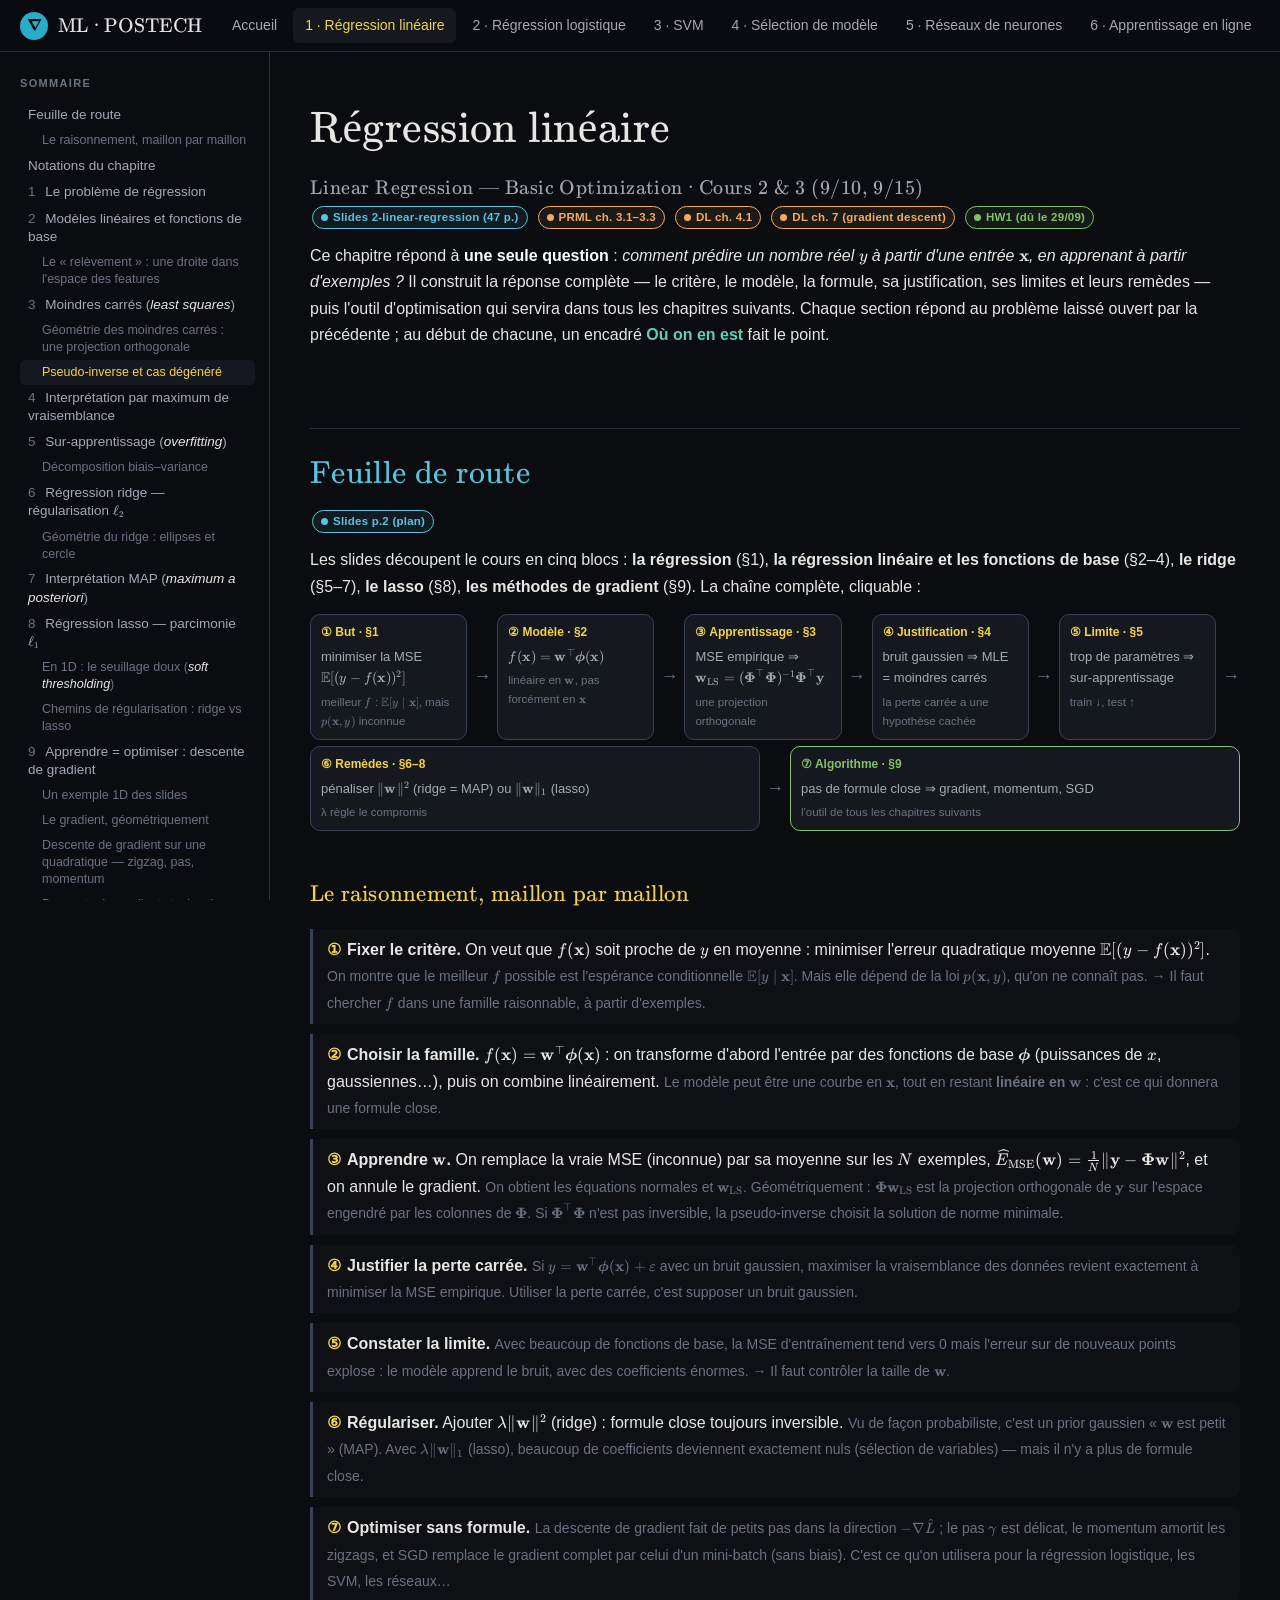
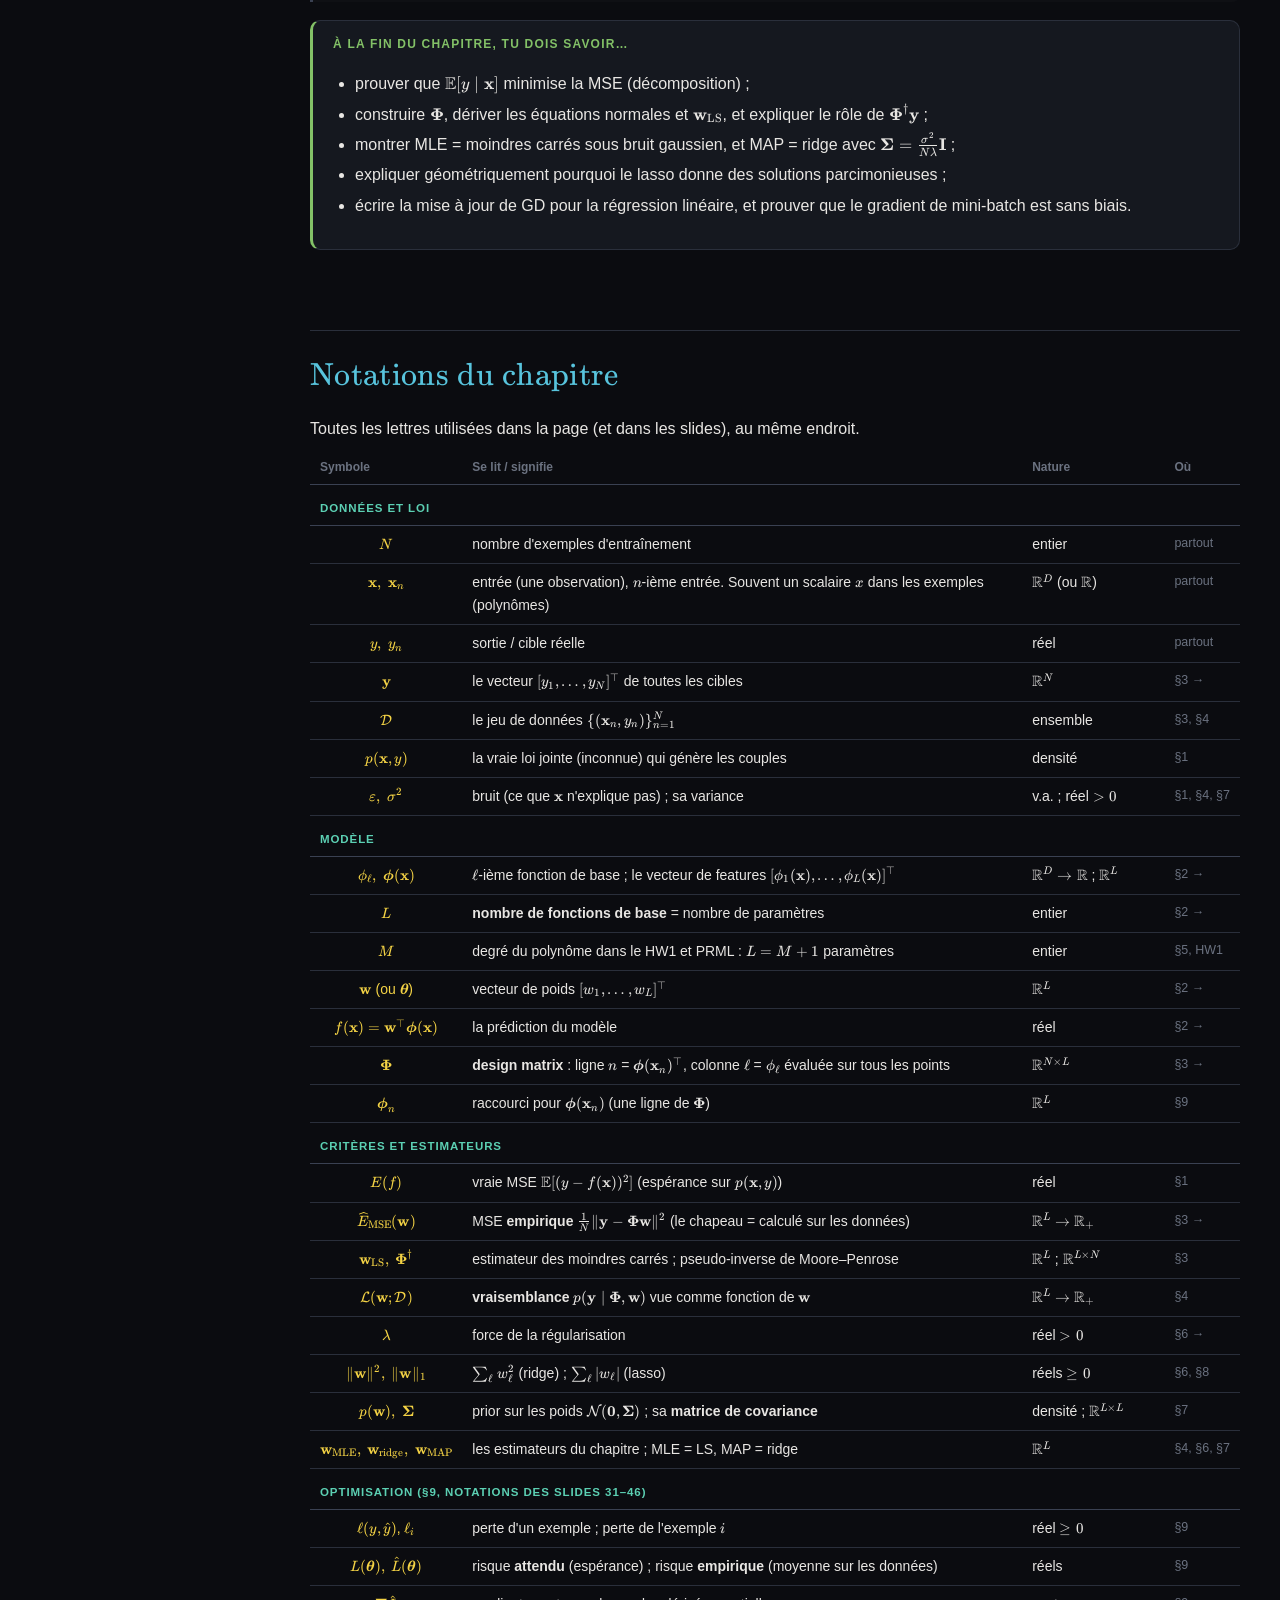
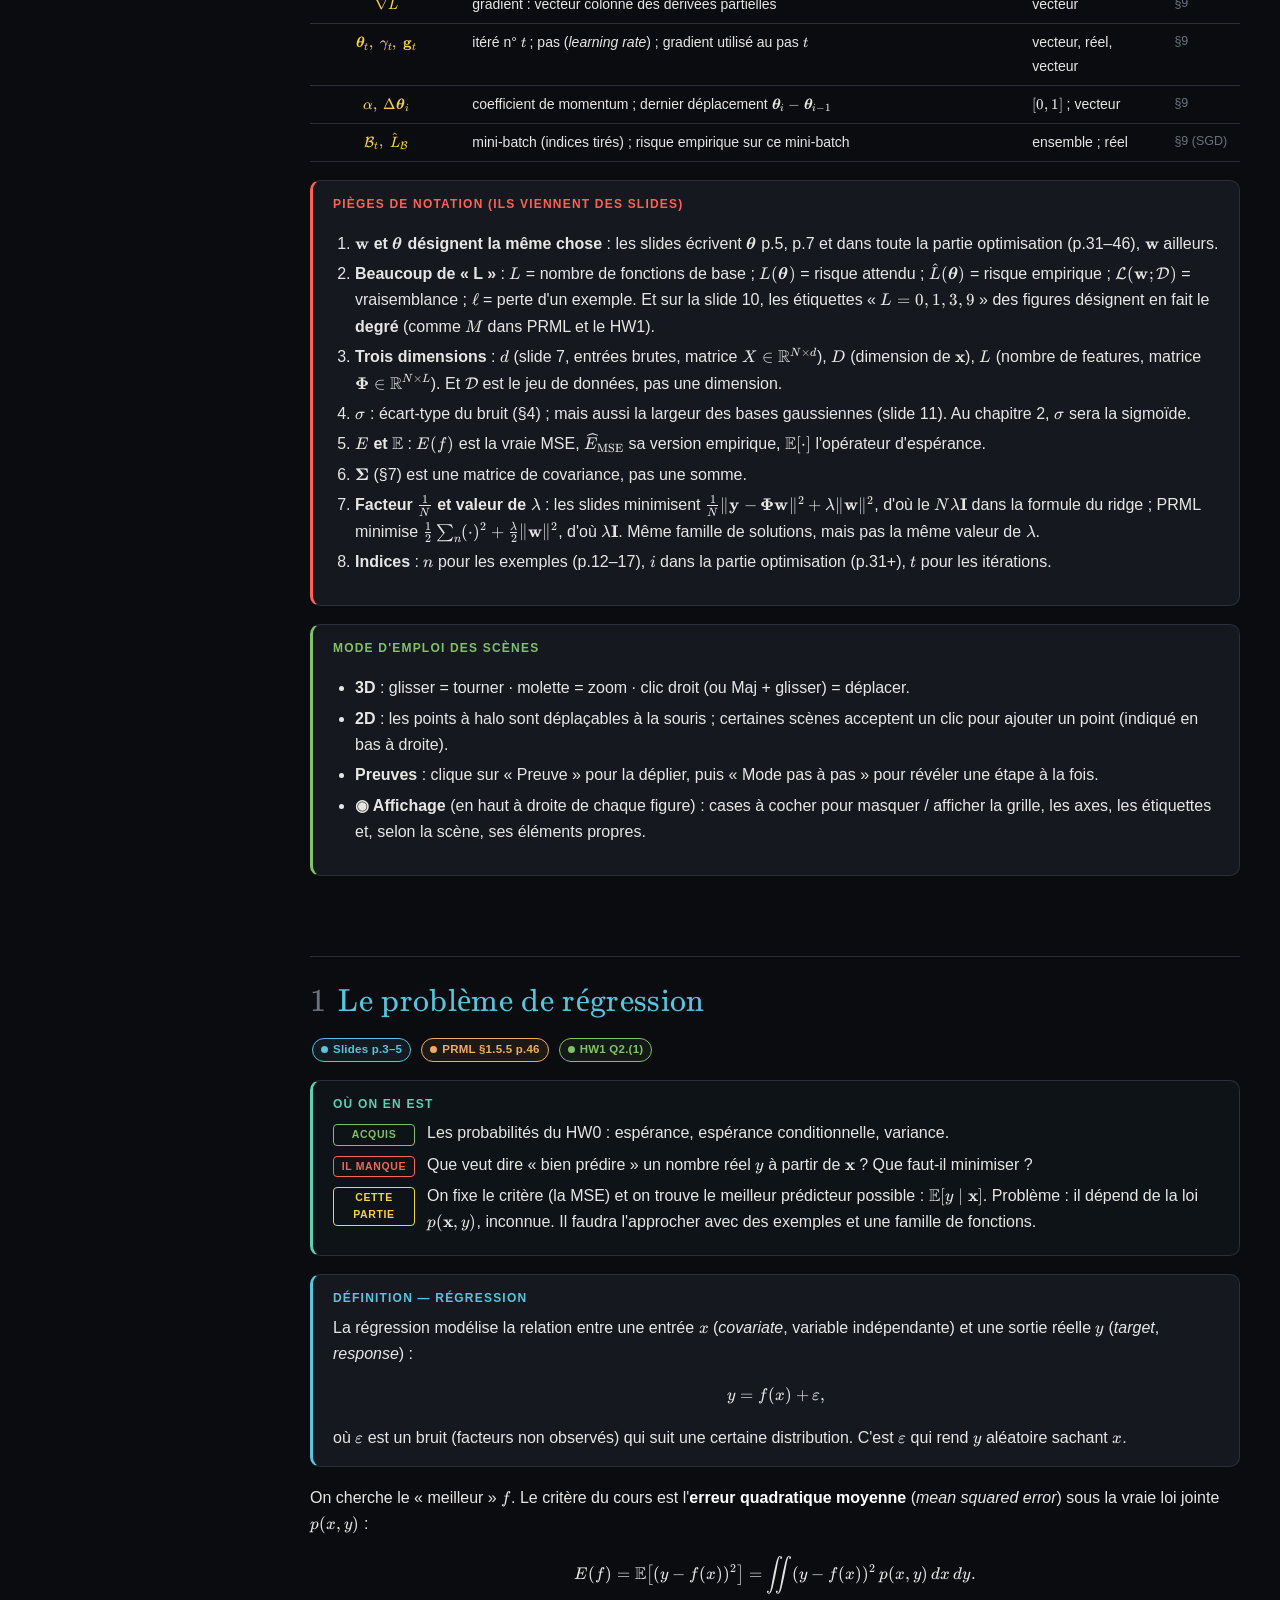
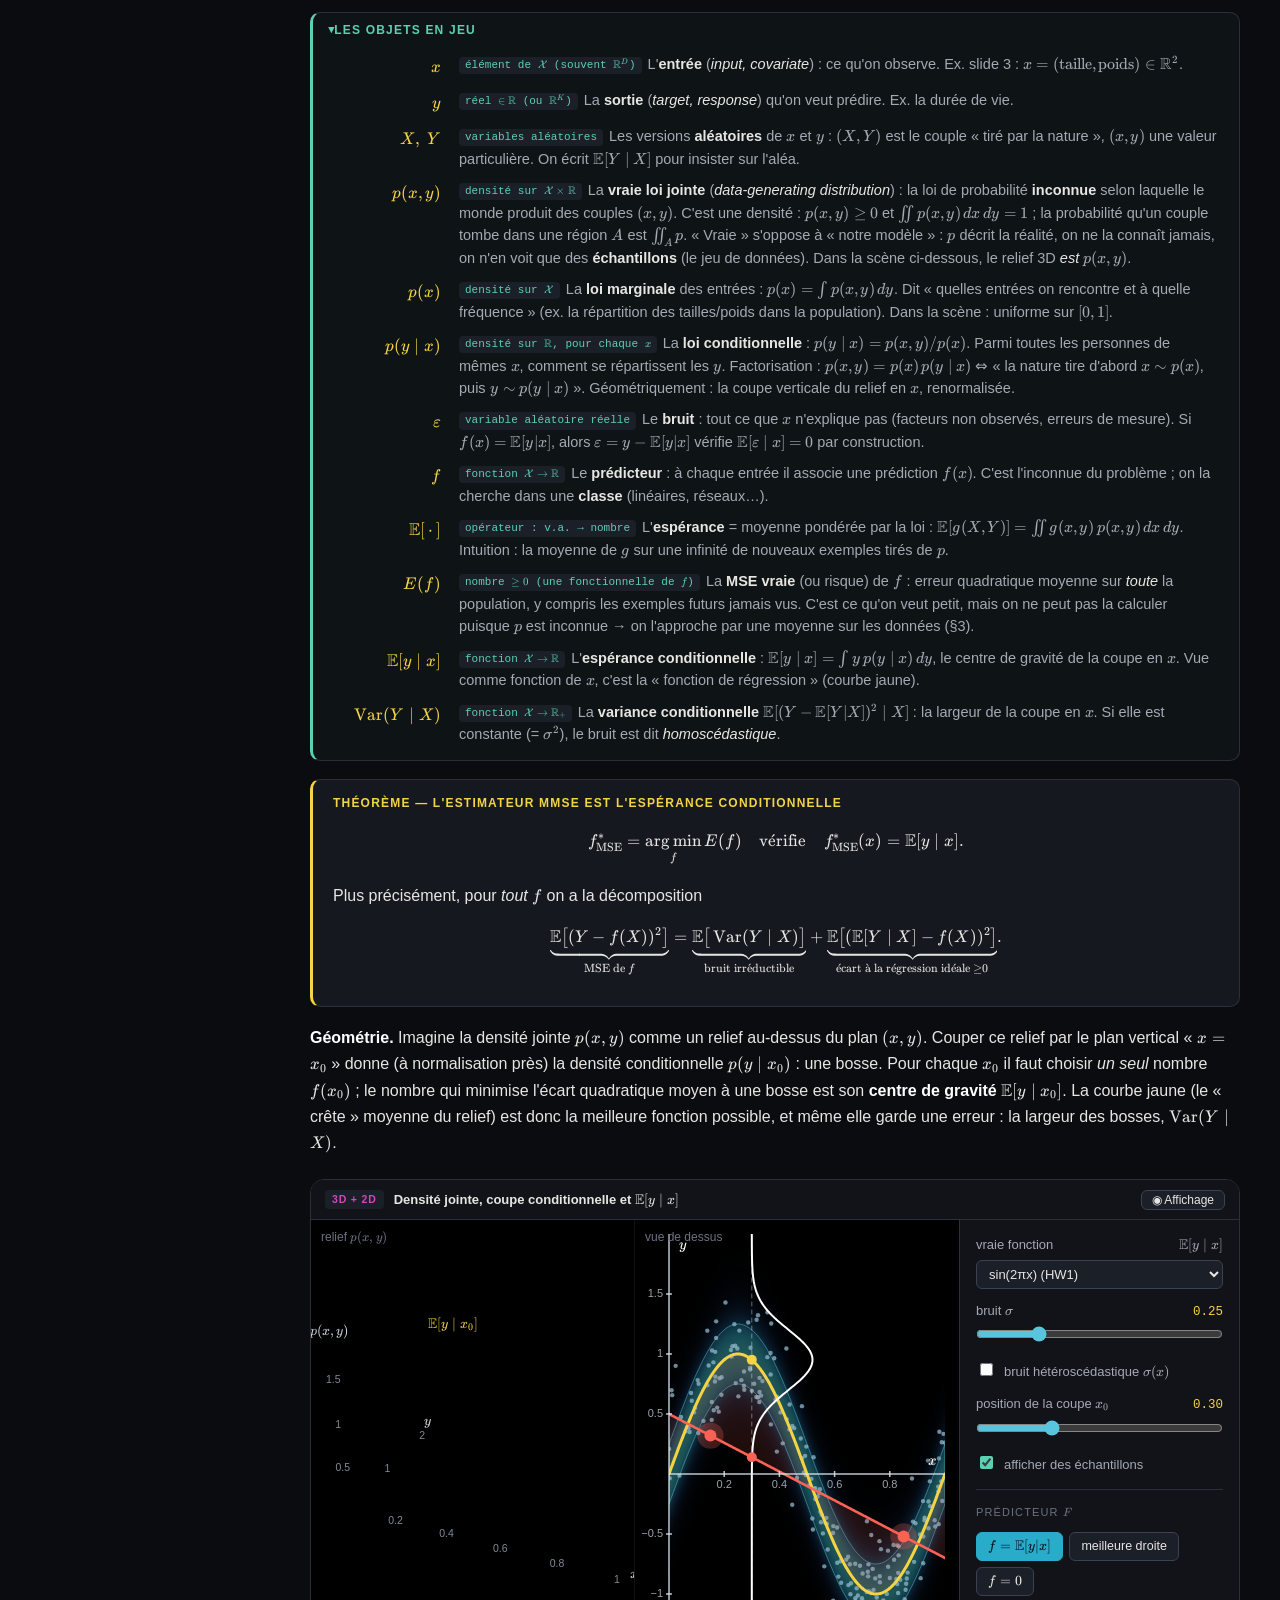
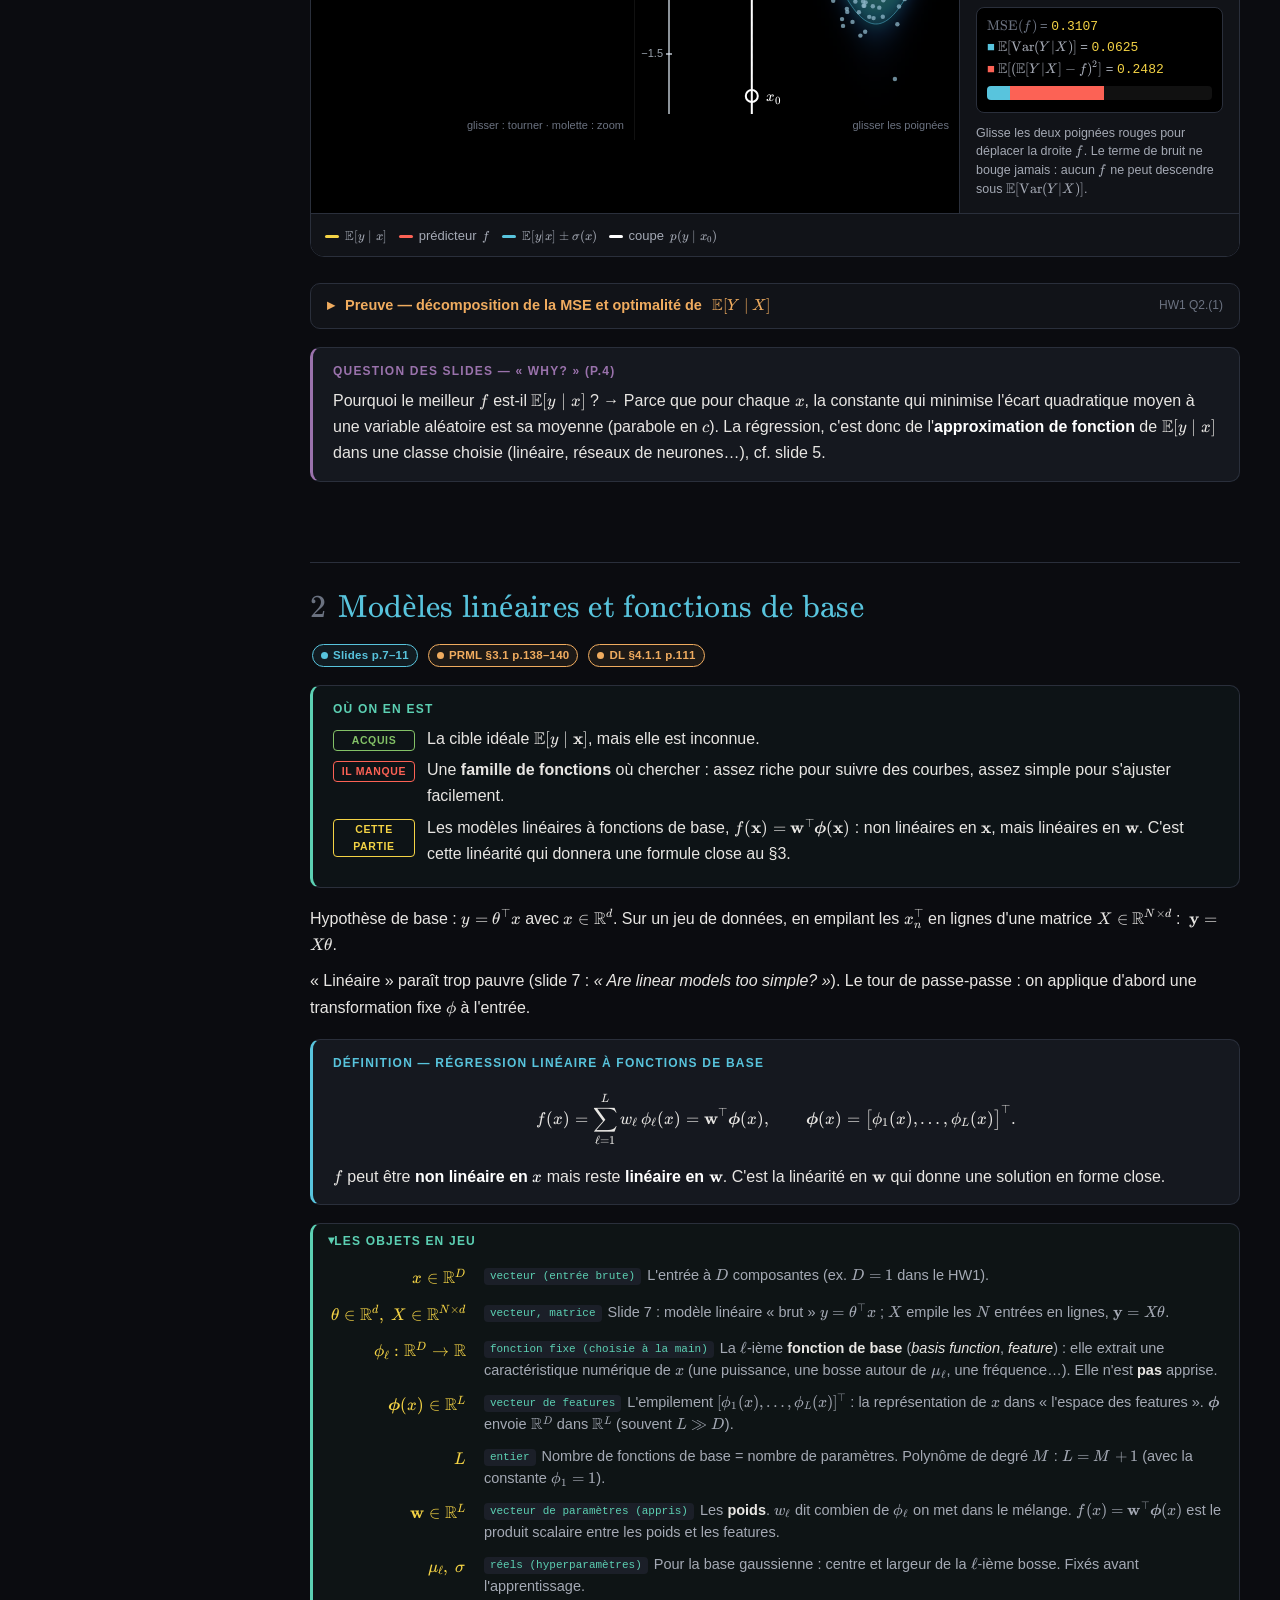
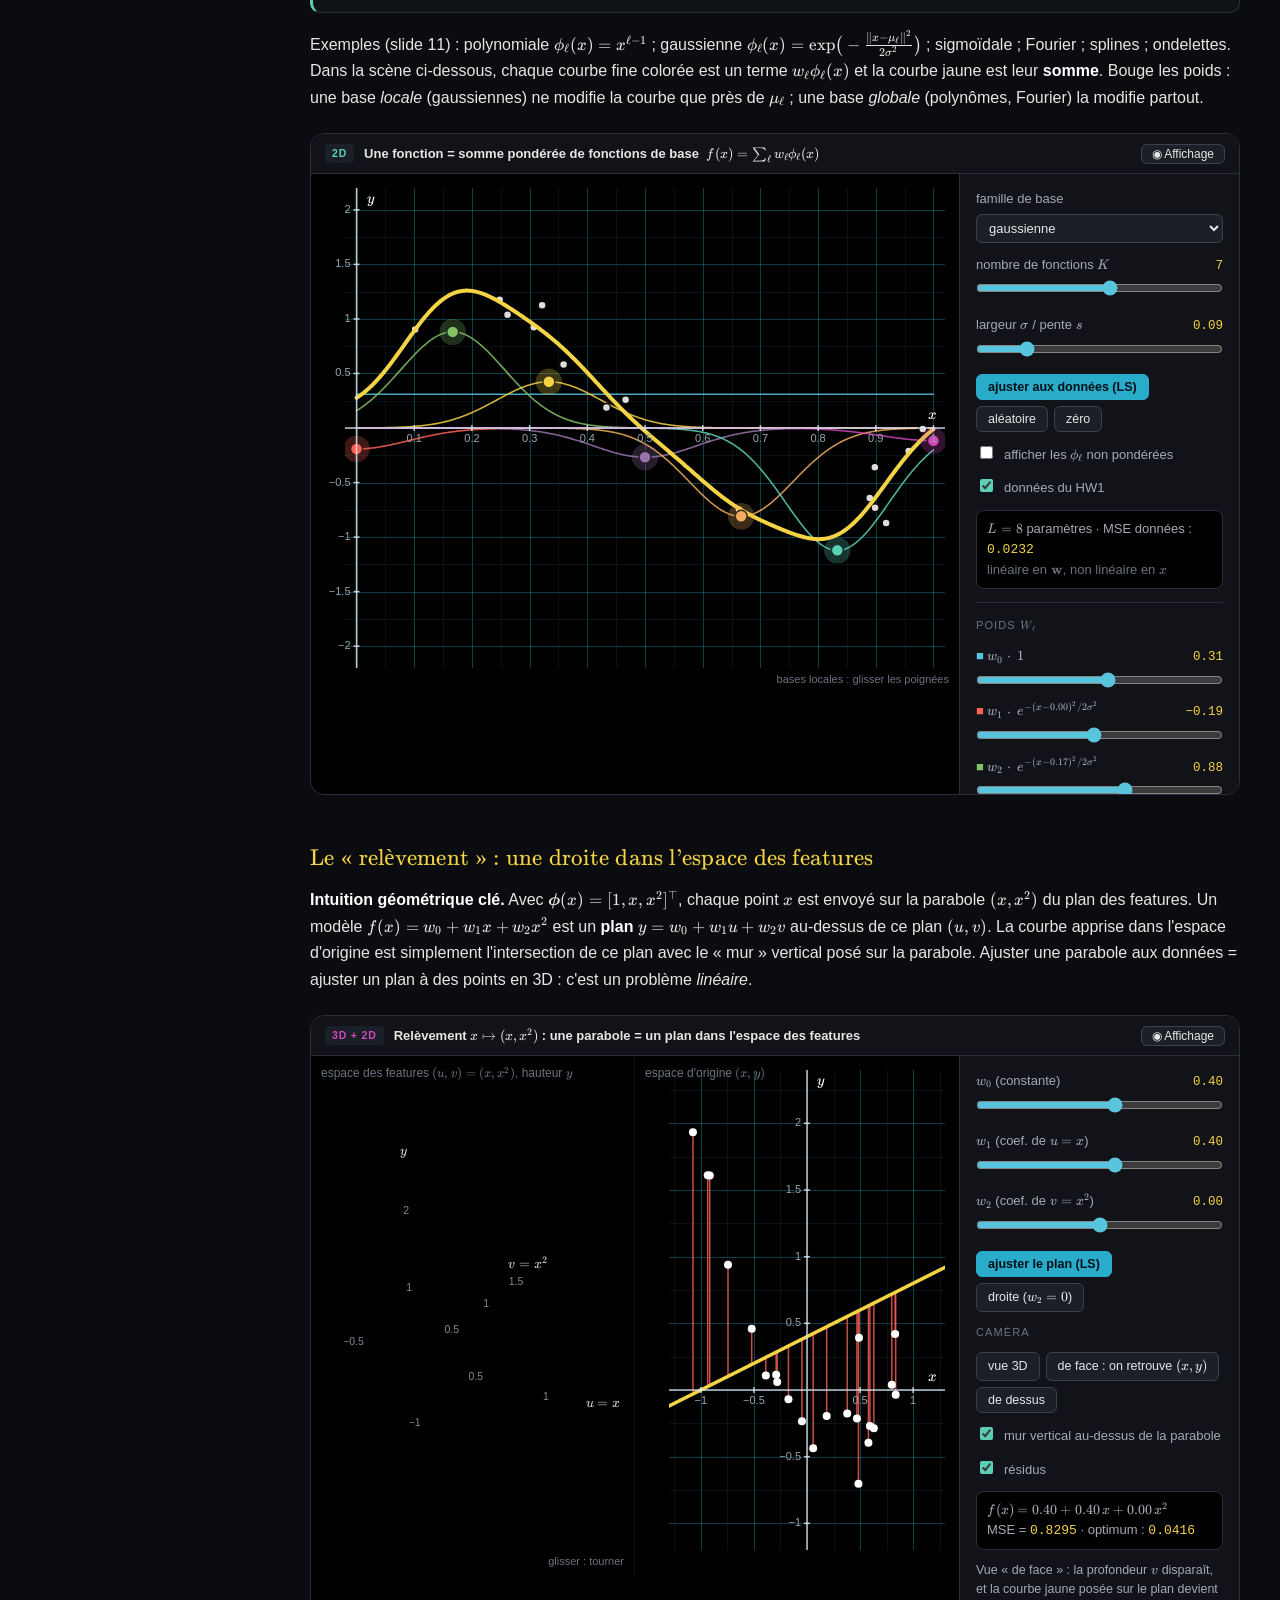
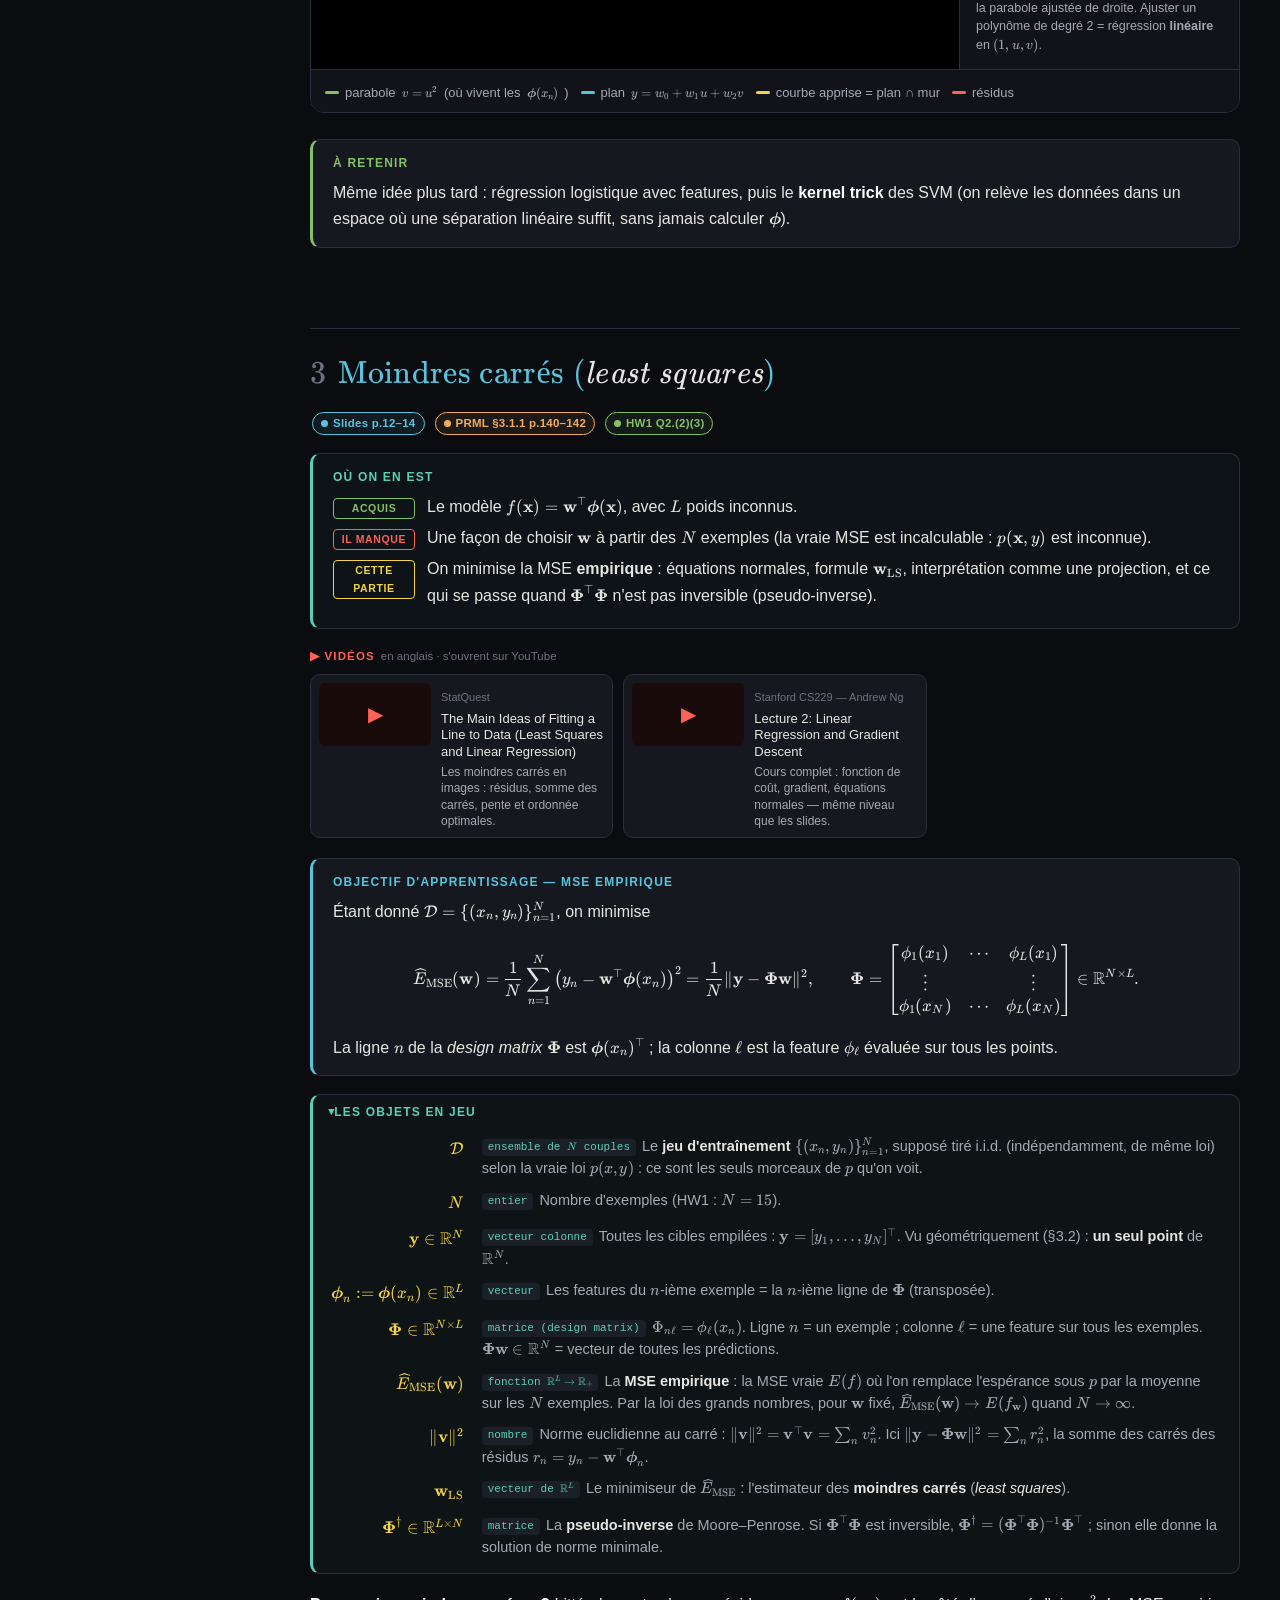
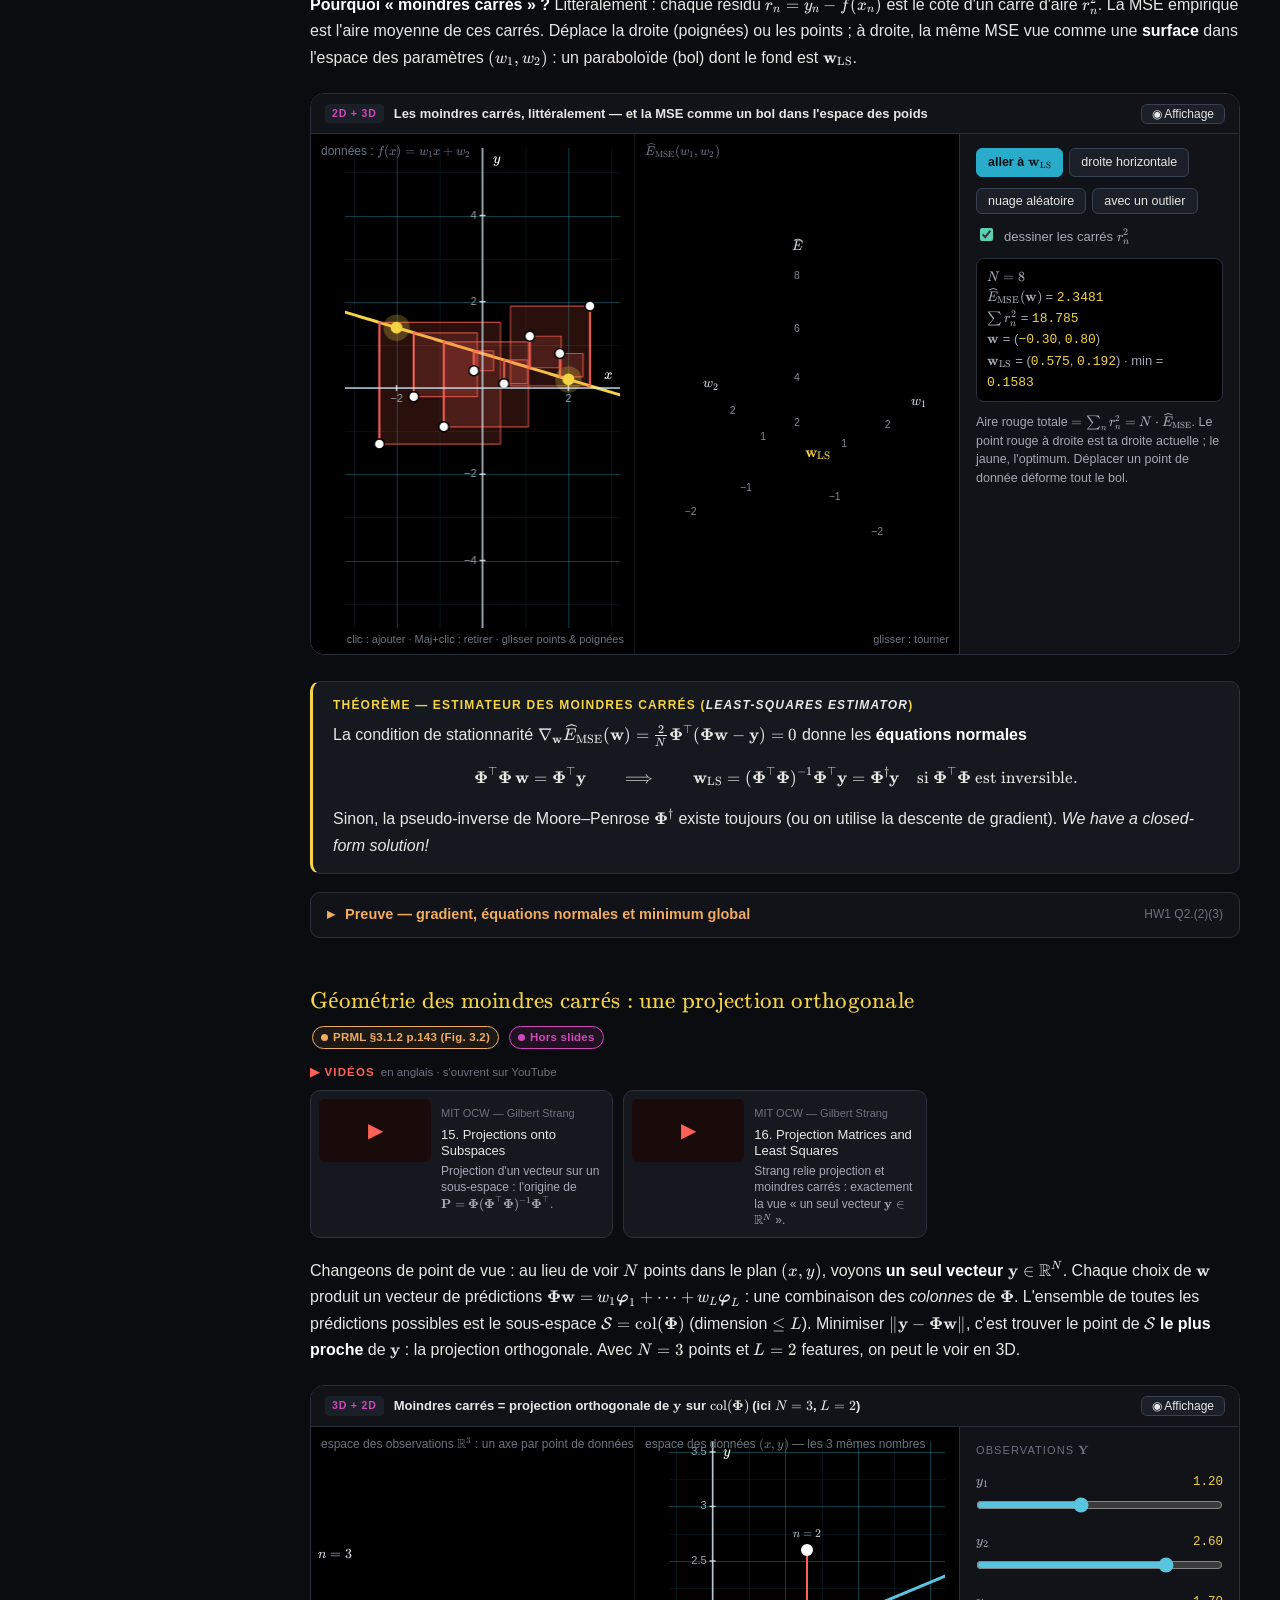
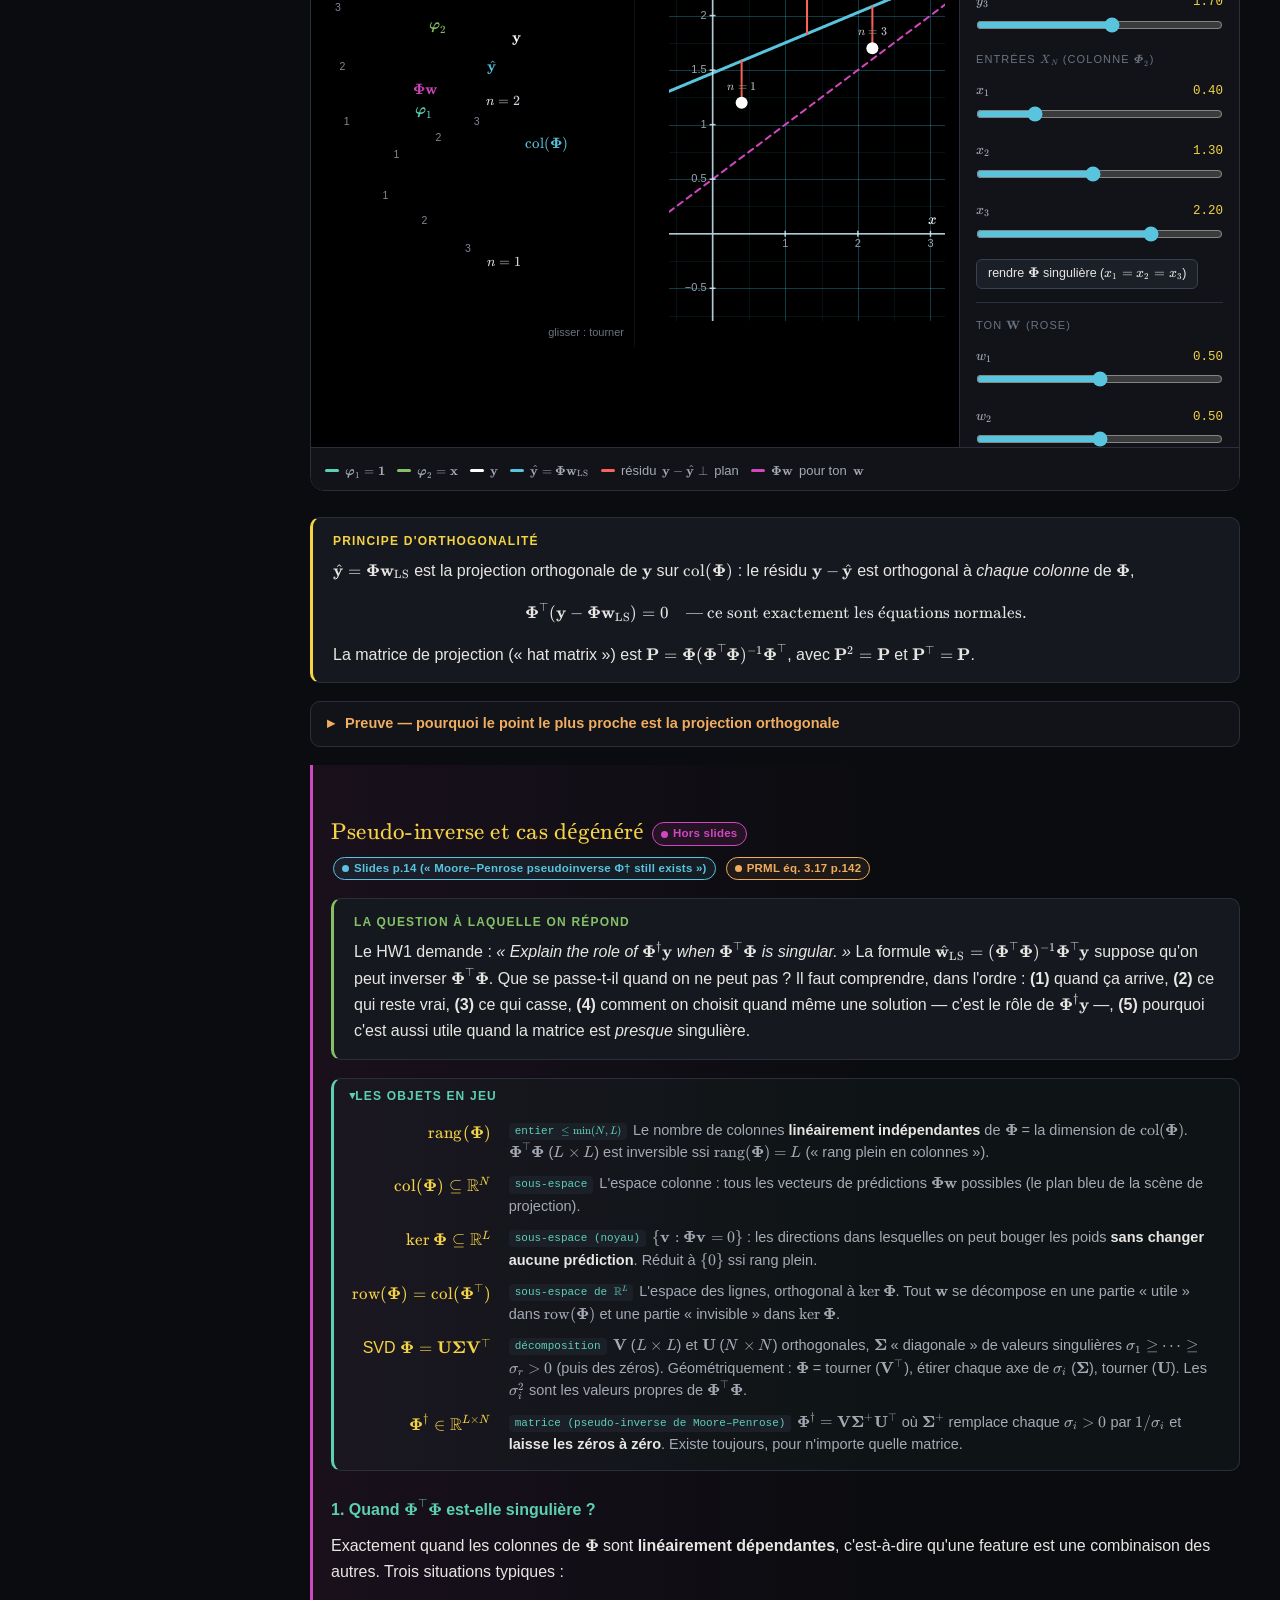
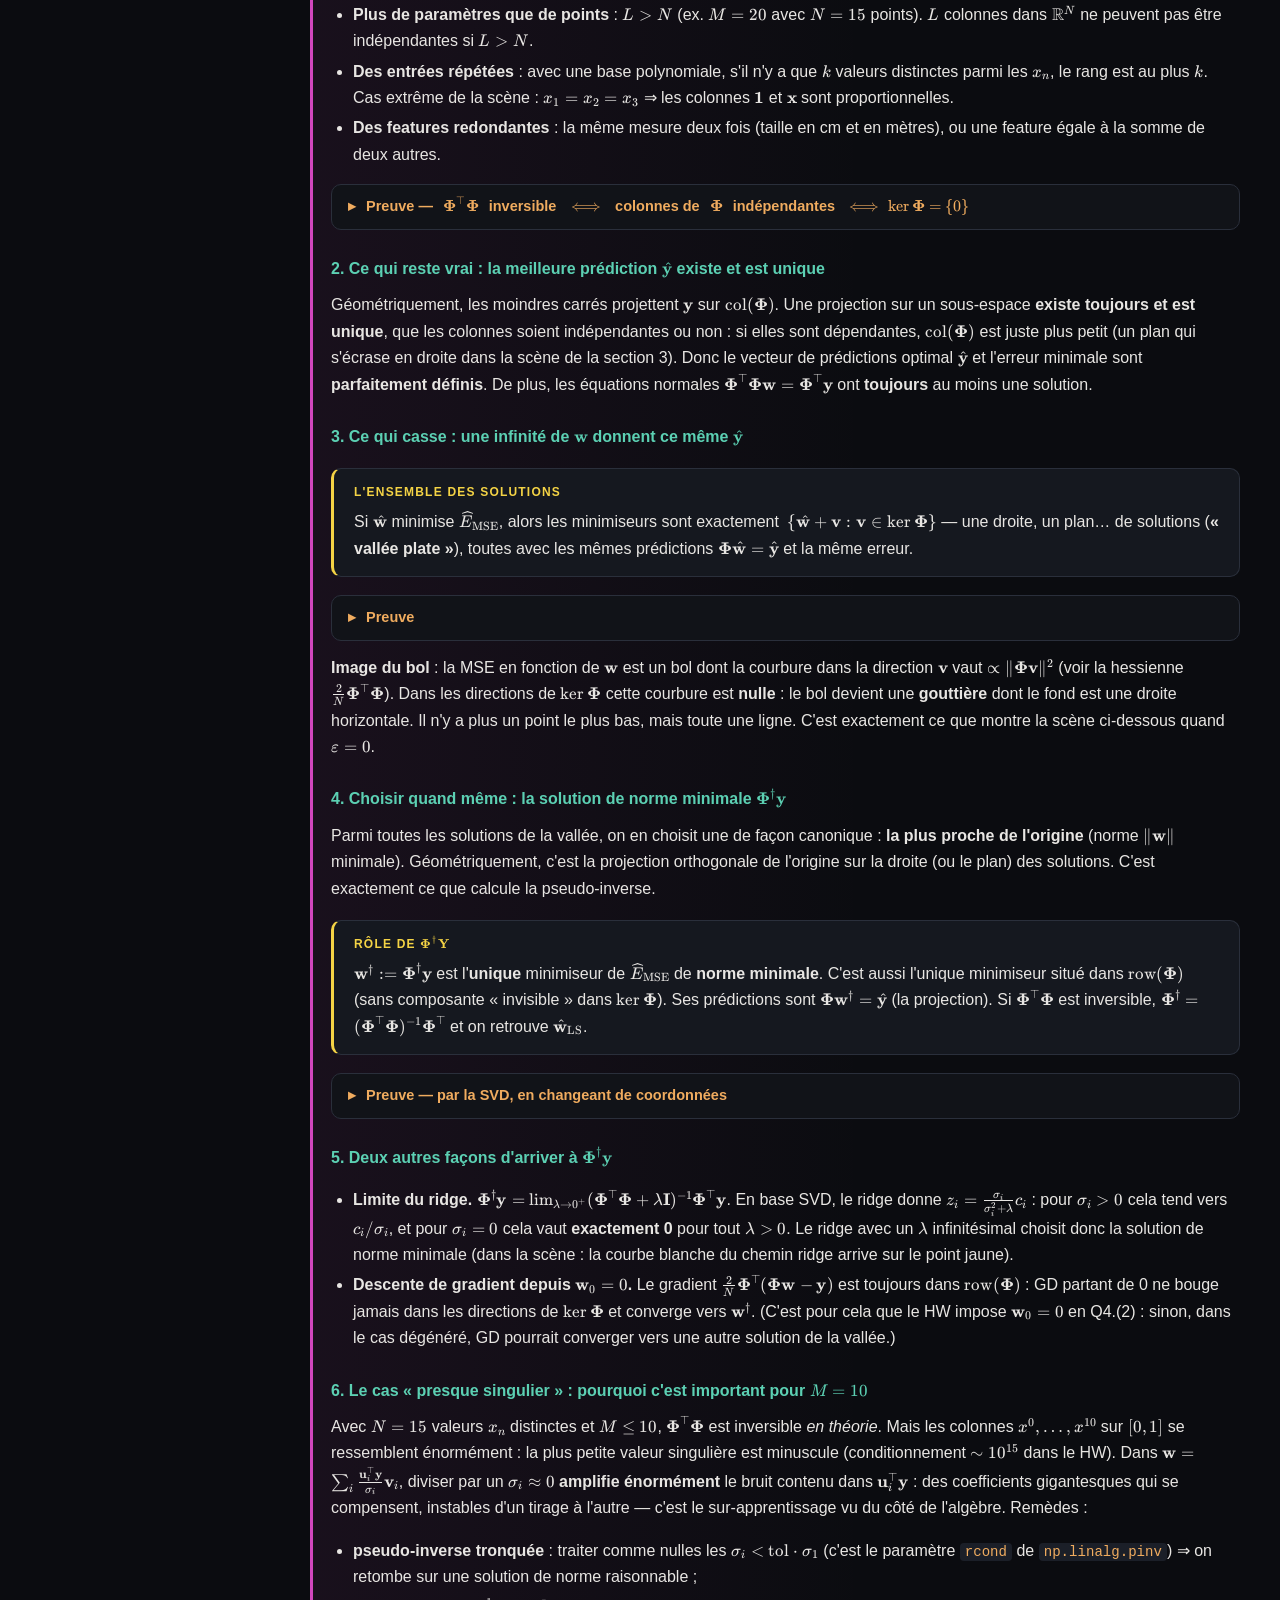
<file: linear-regression.html>
<!DOCTYPE html>
<html lang="fr">
<head>
<meta charset="utf-8">
<meta name="viewport" content="width=device-width, initial-scale=1">
<title>Régression linéaire — Cours interactif ML</title>
<link rel="stylesheet" href="lib/katex/katex.min.css">
<link rel="stylesheet" href="css/style.css">
</head>
<body>

<header class="topbar">
  <a class="brand" href="index.html"><span class="pi">∇</span>ML · POSTECH</a>
  <nav>
    <a href="index.html">Accueil</a>
    <a href="linear-regression.html" class="active">1 · Régression linéaire</a>
    <a href="logistic-regression.html">2 · Régression logistique</a>
    <a href="svm.html">3 · SVM</a>
    <a href="model-selection.html">4 · Sélection de modèle</a>
    <a href="neural-networks.html">5 · Réseaux de neurones</a>
    <a href="online-learning.html">6 · Apprentissage en ligne</a>
    <a href="vae.html">7 · VAE</a>
    <a href="transformers.html">8 · Transformers</a>
    <a href="kmeans.html">9 · k-means &amp; EM</a>
    <a href="exercises.html">Entraînement</a>
    <a class="local-only" href="homework.html">Devoirs</a>
  </nav>
</header>

<div class="layout">
<aside class="sidebar">
  <h4>Sommaire</h4>
  <div class="toc"></div>
  <div class="legend">
    <h4>Sources</h4>
    <div><span class="src slides">Slides</span> au programme (slides du cours)</div>
    <div><span class="src book">PRML / DL</span> manuel de référence (lien → page)</div>
    <div><span class="src extra">Hors slides</span> complément, pas dans les slides</div>
    <div><span class="src hw">HW1</span> lié au devoir</div>
  </div>
</aside>

<main class="content"><div class="content-inner">

<h1>Régression linéaire<span class="sub">Linear Regression — Basic Optimization · Cours 2 &amp; 3 (9/10, 9/15)</span></h1>
<div class="sources">
  <a class="src slides" href="../Slides/2-linear-regression.pdf" target="_blank">Slides 2-linear-regression (47 p.)</a>
  <a class="src book" href="../Textbooks/Pattern%20Recognition%20and%20Machine%20Learning.pdf#page=158" target="_blank">PRML ch. 3.1–3.3</a>
  <a class="src book" href="../Textbooks/Deep%20Learning%20-%20Foundations%20and%20Concepts.pdf#page=131" target="_blank">DL ch. 4.1</a>
  <a class="src book" href="../Textbooks/Deep%20Learning%20-%20Foundations%20and%20Concepts.pdf#page=226" target="_blank">DL ch. 7 (gradient descent)</a>
  <a class="src hw" href="../Homework/hw1/HW1.pdf" target="_blank">HW1 (dû le 29/09)</a>
</div>

<p>Ce chapitre répond à <strong>une seule question</strong> : <em>comment prédire un nombre réel $y$ à partir d'une entrée $\bx$, en apprenant à partir d'exemples ?</em> Il construit la réponse complète — le critère, le modèle, la formule, sa justification, ses limites et leurs remèdes — puis l'outil d'optimisation qui servira dans tous les chapitres suivants. Chaque section répond au problème laissé ouvert par la précédente ; au début de chacune, un encadré <span class="c-teal"><b>Où on en est</b></span> fait le point.</p>

<h2 id="roadmap">Feuille de route</h2>
<div class="sources"><a class="src slides" href="../Slides/2-linear-regression.pdf#page=2" target="_blank">Slides p.2 (plan)</a></div>
<p>Les slides découpent le cours en cinq blocs : <b>la régression</b> (§1), <b>la régression linéaire et les fonctions de base</b> (§2–4), <b>le ridge</b> (§5–7), <b>le lasso</b> (§8), <b>les méthodes de gradient</b> (§9). La chaîne complète, cliquable :</p>
<div class="flow">
<a class="st" href="#setup"><b>① But · §1</b>minimiser la MSE $\E[(y-f(\bx))^2]$<i>meilleur $f$ : $\E[y\mid\bx]$, mais $p(\bx,y)$ inconnue</i></a><div class="ar">→</div>
<a class="st" href="#basis"><b>② Modèle · §2</b>$f(\bx) = \bw\T\bphi(\bx)$<i>linéaire en $\bw$, pas forcément en $\bx$</i></a><div class="ar">→</div>
<a class="st" href="#ls"><b>③ Apprentissage · §3</b>MSE empirique ⇒ $\bw_{\text{LS}} = (\bPhi\T\bPhi)^{-1}\bPhi\T\by$<i>une projection orthogonale</i></a><div class="ar">→</div>
<a class="st" href="#mle"><b>④ Justification · §4</b>bruit gaussien ⇒ MLE = moindres carrés<i>la perte carrée a une hypothèse cachée</i></a><div class="ar">→</div>
<a class="st" href="#overfit"><b>⑤ Limite · §5</b>trop de paramètres ⇒ sur-apprentissage<i>train ↓, test ↑</i></a><div class="ar">→</div>
<a class="st" href="#ridge"><b>⑥ Remèdes · §6–8</b>pénaliser $\|\bw\|^2$ (ridge = MAP) ou $\|\bw\|_1$ (lasso)<i>λ règle le compromis</i></a><div class="ar">→</div>
<a class="st goal" href="#optim"><b>⑦ Algorithme · §9</b>pas de formule close ⇒ gradient, momentum, SGD<i>l'outil de tous les chapitres suivants</i></a>
</div>

<h3 id="roadmap-why">Le raisonnement, maillon par maillon</h3>
<ol class="plan">
<li><span class="n">①</span><b>Fixer le critère.</b> On veut que $f(\bx)$ soit proche de $y$ en moyenne : minimiser l'erreur quadratique moyenne $\E[(y-f(\bx))^2]$. <span class="why">On montre que le meilleur $f$ possible est l'espérance conditionnelle $\E[y\mid\bx]$. Mais elle dépend de la loi $p(\bx,y)$, qu'on ne connaît pas. → Il faut chercher $f$ dans une famille raisonnable, à partir d'exemples.</span></li>
<li><span class="n">②</span><b>Choisir la famille.</b> $f(\bx) = \bw\T\bphi(\bx)$ : on transforme d'abord l'entrée par des fonctions de base $\bphi$ (puissances de $x$, gaussiennes…), puis on combine linéairement. <span class="why">Le modèle peut être une courbe en $\bx$, tout en restant <b>linéaire en $\bw$</b> : c'est ce qui donnera une formule close.</span></li>
<li><span class="n">③</span><b>Apprendre $\bw$.</b> On remplace la vraie MSE (inconnue) par sa moyenne sur les $N$ exemples, $\EMSE(\bw) = \frac1N\|\by-\bPhi\bw\|^2$, et on annule le gradient. <span class="why">On obtient les équations normales et $\bw_{\text{LS}}$. Géométriquement : $\bPhi\bw_{\text{LS}}$ est la projection orthogonale de $\by$ sur l'espace engendré par les colonnes de $\bPhi$. Si $\bPhi\T\bPhi$ n'est pas inversible, la pseudo-inverse choisit la solution de norme minimale.</span></li>
<li><span class="n">④</span><b>Justifier la perte carrée.</b> <span class="why">Si $y = \bw\T\bphi(\bx) + \varepsilon$ avec un bruit gaussien, maximiser la vraisemblance des données revient exactement à minimiser la MSE empirique. Utiliser la perte carrée, c'est supposer un bruit gaussien.</span></li>
<li><span class="n">⑤</span><b>Constater la limite.</b> <span class="why">Avec beaucoup de fonctions de base, la MSE d'entraînement tend vers 0 mais l'erreur sur de nouveaux points explose : le modèle apprend le bruit, avec des coefficients énormes. → Il faut contrôler la taille de $\bw$.</span></li>
<li><span class="n">⑥</span><b>Régulariser.</b> Ajouter $\lambda\|\bw\|^2$ (ridge) : formule close toujours inversible. <span class="why">Vu de façon probabiliste, c'est un prior gaussien « $\bw$ est petit » (MAP). Avec $\lambda\|\bw\|_1$ (lasso), beaucoup de coefficients deviennent exactement nuls (sélection de variables) — mais il n'y a plus de formule close.</span></li>
<li><span class="n">⑦</span><b>Optimiser sans formule.</b> <span class="why">La descente de gradient fait de petits pas dans la direction $-\nabla\hL$ ; le pas $\gamma$ est délicat, le momentum amortit les zigzags, et SGD remplace le gradient complet par celui d'un mini-batch (sans biais). C'est ce qu'on utilisera pour la régression logistique, les SVM, les réseaux…</span></li>
</ol>

<div class="box intu"><div class="box-title">À la fin du chapitre, tu dois savoir…</div>
<ul>
<li>prouver que $\E[y\mid\bx]$ minimise la MSE (décomposition) ;</li>
<li>construire $\bPhi$, dériver les équations normales et $\bw_{\text{LS}}$, et expliquer le rôle de $\bPhi^\dagger\by$ ;</li>
<li>montrer MLE = moindres carrés sous bruit gaussien, et MAP = ridge avec $\bSigma = \frac{\sigma^2}{N\lambda}\bI$ ;</li>
<li>expliquer géométriquement pourquoi le lasso donne des solutions parcimonieuses ;</li>
<li>écrire la mise à jour de GD pour la régression linéaire, et prouver que le gradient de mini-batch est sans biais.</li>
</ul></div>
<div class="box hw local-only"><div class="box-title">Où se trouve chaque question du HW1 dans ce chapitre</div>
Q2.(1) → <a href="#setup">§1</a> · Q2.(2)(3) → <a href="#ls">§3</a> (et <a href="#pinv">pseudo-inverse</a>) · Q2.(4) → <a href="#overfit">§5</a> · Q3.(1) → <a href="#mle">§4</a> · Q3.(2) → <a href="#map">§7</a> · Q3.(3) → <a href="#ridge">§6</a> · Q4.(1)–(3) → <a href="#optim">§9</a> · Q4.(4) → <a href="#sgd">SGD</a>. Indices et corrigés : <a href="homework.html#hw1">page Devoirs</a>.
</div>

<h2 id="notations">Notations du chapitre</h2>
<p>Toutes les lettres utilisées dans la page (et dans les slides), au même endroit.</p>
<div class="notation-wrap"><table class="notation">
<thead><tr><th>Symbole</th><th>Se lit / signifie</th><th>Nature</th><th>Où</th></tr></thead>
<tbody>
<tr class="grp"><td colspan="4">Données et loi</td></tr>
<tr><td>$N$</td><td>nombre d'exemples d'entraînement</td><td>entier</td><td class="where">partout</td></tr>
<tr><td>$\bx,\ \bx_n$</td><td>entrée (une observation), $n$-ième entrée. Souvent un scalaire $x$ dans les exemples (polynômes)</td><td>$\R^D$ (ou $\R$)</td><td class="where">partout</td></tr>
<tr><td>$y,\ y_n$</td><td>sortie / cible réelle</td><td>réel</td><td class="where">partout</td></tr>
<tr><td>$\by$</td><td>le vecteur $[y_1,\dots,y_N]\T$ de toutes les cibles</td><td>$\R^N$</td><td class="where">§3 →</td></tr>
<tr><td>$\mathcal D$</td><td>le jeu de données $\{(\bx_n,y_n)\}_{n=1}^N$</td><td>ensemble</td><td class="where">§3, §4</td></tr>
<tr><td>$p(\bx,y)$</td><td>la vraie loi jointe (inconnue) qui génère les couples</td><td>densité</td><td class="where">§1</td></tr>
<tr><td>$\varepsilon,\ \sigma^2$</td><td>bruit (ce que $\bx$ n'explique pas) ; sa variance</td><td>v.a. ; réel $>0$</td><td class="where">§1, §4, §7</td></tr>
<tr class="grp"><td colspan="4">Modèle</td></tr>
<tr><td>$\phi_\ell,\ \bphi(\bx)$</td><td>$\ell$-ième fonction de base ; le vecteur de features $[\phi_1(\bx),\dots,\phi_L(\bx)]\T$</td><td>$\R^D\to\R$ ; $\R^L$</td><td class="where">§2 →</td></tr>
<tr><td>$L$</td><td><b>nombre de fonctions de base</b> = nombre de paramètres</td><td>entier</td><td class="where">§2 →</td></tr>
<tr><td>$M$</td><td>degré du polynôme dans le HW1 et PRML : $L = M+1$ paramètres</td><td>entier</td><td class="where">§5, HW1</td></tr>
<tr><td>$\bw$ (ou $\btheta$)</td><td>vecteur de poids $[w_1,\dots,w_L]\T$</td><td>$\R^L$</td><td class="where">§2 →</td></tr>
<tr><td>$f(\bx) = \bw\T\bphi(\bx)$</td><td>la prédiction du modèle</td><td>réel</td><td class="where">§2 →</td></tr>
<tr><td>$\bPhi$</td><td><b>design matrix</b> : ligne $n$ = $\bphi(\bx_n)\T$, colonne $\ell$ = $\phi_\ell$ évaluée sur tous les points</td><td>$\R^{N\times L}$</td><td class="where">§3 →</td></tr>
<tr><td>$\bphi_n$</td><td>raccourci pour $\bphi(\bx_n)$ (une ligne de $\bPhi$)</td><td>$\R^L$</td><td class="where">§9</td></tr>
<tr class="grp"><td colspan="4">Critères et estimateurs</td></tr>
<tr><td>$E(f)$</td><td>vraie MSE $\E[(y-f(\bx))^2]$ (espérance sur $p(\bx,y)$)</td><td>réel</td><td class="where">§1</td></tr>
<tr><td>$\EMSE(\bw)$</td><td>MSE <b>empirique</b> $\frac1N\|\by-\bPhi\bw\|^2$ (le chapeau = calculé sur les données)</td><td>$\R^L\to\R_+$</td><td class="where">§3 →</td></tr>
<tr><td>$\bw_{\text{LS}},\ \bPhi^\dagger$</td><td>estimateur des moindres carrés ; pseudo-inverse de Moore–Penrose</td><td>$\R^L$ ; $\R^{L\times N}$</td><td class="where">§3</td></tr>
<tr><td>$\mathcal L(\bw;\mathcal D)$</td><td><b>vraisemblance</b> $p(\by\mid\bPhi,\bw)$ vue comme fonction de $\bw$</td><td>$\R^L\to\R_+$</td><td class="where">§4</td></tr>
<tr><td>$\lambda$</td><td>force de la régularisation</td><td>réel $>0$</td><td class="where">§6 →</td></tr>
<tr><td>$\|\bw\|^2,\ \|\bw\|_1$</td><td>$\sum_\ell w_\ell^2$ (ridge) ; $\sum_\ell|w_\ell|$ (lasso)</td><td>réels $\ge0$</td><td class="where">§6, §8</td></tr>
<tr><td>$p(\bw),\ \bSigma$</td><td>prior sur les poids $\N(\mathbf 0,\bSigma)$ ; sa <b>matrice de covariance</b></td><td>densité ; $\R^{L\times L}$</td><td class="where">§7</td></tr>
<tr><td>$\bw_{\text{MLE}},\ \bw_{\text{ridge}},\ \bw_{\text{MAP}}$</td><td>les estimateurs du chapitre ; MLE = LS, MAP = ridge</td><td>$\R^L$</td><td class="where">§4, §6, §7</td></tr>
<tr class="grp"><td colspan="4">Optimisation (§9, notations des slides 31–46)</td></tr>
<tr><td>$\ell(y,\hat y)$, $\ell_i$</td><td>perte d'un exemple ; perte de l'exemple $i$</td><td>réel $\ge0$</td><td class="where">§9</td></tr>
<tr><td>$L(\btheta),\ \hL(\btheta)$</td><td>risque <b>attendu</b> (espérance) ; risque <b>empirique</b> (moyenne sur les données)</td><td>réels</td><td class="where">§9</td></tr>
<tr><td>$\nabla\hL$</td><td>gradient : vecteur colonne des dérivées partielles</td><td>vecteur</td><td class="where">§9</td></tr>
<tr><td>$\btheta_t,\ \gamma_t,\ \bg_t$</td><td>itéré n° $t$ ; pas (<em>learning rate</em>) ; gradient utilisé au pas $t$</td><td>vecteur, réel, vecteur</td><td class="where">§9</td></tr>
<tr><td>$\alpha,\ \Delta\btheta_i$</td><td>coefficient de momentum ; dernier déplacement $\btheta_i-\btheta_{i-1}$</td><td>$[0,1]$ ; vecteur</td><td class="where">§9</td></tr>
<tr><td>$\mathcal B_t,\ \hL_{\mathcal B}$</td><td>mini-batch (indices tirés) ; risque empirique sur ce mini-batch</td><td>ensemble ; réel</td><td class="where">§9 (SGD)</td></tr>
</tbody></table></div>

<div class="box warn"><div class="box-title">Pièges de notation (ils viennent des slides)</div>
<ol>
<li><b>$\bw$ et $\btheta$ désignent la même chose</b> : les slides écrivent $\btheta$ p.5, p.7 et dans toute la partie optimisation (p.31–46), $\bw$ ailleurs.</li>
<li><b>Beaucoup de « L »</b> : $L$ = nombre de fonctions de base ; $L(\btheta)$ = risque attendu ; $\hL(\btheta)$ = risque empirique ; $\mathcal L(\bw;\mathcal D)$ = vraisemblance ; $\ell$ = perte d'un exemple. Et sur la slide 10, les étiquettes « $L = 0, 1, 3, 9$ » des figures désignent en fait le <b>degré</b> (comme $M$ dans PRML et le HW1).</li>
<li><b>Trois dimensions</b> : $d$ (slide 7, entrées brutes, matrice $X\in\R^{N\times d}$), $D$ (dimension de $\bx$), $L$ (nombre de features, matrice $\bPhi\in\R^{N\times L}$). Et $\mathcal D$ est le jeu de données, pas une dimension.</li>
<li><b>$\sigma$</b> : écart-type du bruit (§4) ; mais aussi la largeur des bases gaussiennes (slide 11). Au chapitre 2, $\sigma$ sera la sigmoïde.</li>
<li><b>$E$ et $\E$</b> : $E(f)$ est la vraie MSE, $\EMSE$ sa version empirique, $\E[\cdot]$ l'opérateur d'espérance.</li>
<li><b>$\bSigma$</b> (§7) est une matrice de covariance, pas une somme.</li>
<li><b>Facteur $\frac1N$ et valeur de $\lambda$</b> : les slides minimisent $\frac1N\|\by-\bPhi\bw\|^2 + \lambda\|\bw\|^2$, d'où le $N\lambda\bI$ dans la formule du ridge ; PRML minimise $\frac12\sum_n(\cdot)^2 + \frac\lambda2\|\bw\|^2$, d'où $\lambda\bI$. Même famille de solutions, mais pas la même valeur de $\lambda$.</li>
<li><b>Indices</b> : $n$ pour les exemples (p.12–17), $i$ dans la partie optimisation (p.31+), $t$ pour les itérations.</li>
</ol></div>

<div class="box intu"><div class="box-title">Mode d'emploi des scènes</div>
<ul>
<li><b>3D</b> : glisser = tourner · molette = zoom · clic droit (ou Maj + glisser) = déplacer.</li>
<li><b>2D</b> : les points à halo sont déplaçables à la souris ; certaines scènes acceptent un clic pour ajouter un point (indiqué en bas à droite).</li>
<li><b>Preuves</b> : clique sur « Preuve » pour la déplier, puis « Mode pas à pas » pour révéler une étape à la fois.</li>
<li><b>◉ Affichage</b> (en haut à droite de chaque figure) : cases à cocher pour masquer / afficher la grille, les axes, les étiquettes et, selon la scène, ses éléments propres.</li>
</ul></div>

<!-- ===================================================================== -->
<h2 id="setup"><span class="num">1</span>Le problème de régression</h2>
<div class="sources">
  <a class="src slides" href="../Slides/2-linear-regression.pdf#page=3" target="_blank">Slides p.3–5</a>
  <a class="src book" href="../Textbooks/Pattern%20Recognition%20and%20Machine%20Learning.pdf#page=66" target="_blank">PRML §1.5.5 p.46</a>
  <a class="src hw" href="../Homework/hw1/HW1.pdf" target="_blank">HW1 Q2.(1)</a>
</div>
<div class="box road"><div class="box-title">Où on en est</div><div class="road-row"><span class="rk ok">Acquis</span><div>Les probabilités du HW0 : espérance, espérance conditionnelle, variance.</div></div><div class="road-row"><span class="rk q">Il manque</span><div>Que veut dire « bien prédire » un nombre réel $y$ à partir de $\bx$ ? Que faut-il minimiser ?</div></div><div class="road-row"><span class="rk go">Cette partie</span><div>On fixe le critère (la MSE) et on trouve le meilleur prédicteur possible : $\E[y\mid\bx]$. Problème : il dépend de la loi $p(\bx,y)$, inconnue. Il faudra l'approcher avec des exemples et une famille de fonctions.</div></div></div>

<div class="box def"><div class="box-title">Définition — Régression</div>
La régression modélise la relation entre une entrée $x$ (<em>covariate</em>, variable indépendante) et une sortie réelle $y$ (<em>target</em>, <em>response</em>) :
$$y = f(x) + \varepsilon,$$
où $\varepsilon$ est un bruit (facteurs non observés) qui suit une certaine distribution. C'est $\varepsilon$ qui rend $y$ aléatoire sachant $x$.
</div>

<p>On cherche le « meilleur » $f$. Le critère du cours est l'<strong>erreur quadratique moyenne</strong> (<em>mean squared error</em>) sous la vraie loi jointe $p(x,y)$ :</p>
$$E(f) = \E\big[(y - f(x))^2\big] = \iint (y - f(x))^2\, p(x,y)\,dx\,dy.$$
<details class="objs" open><summary>Les objets en jeu</summary><dl>
<dt>$x$</dt><dd><span class="ty">élément de $\mathcal X$ (souvent $\R^D$)</span>L'<b>entrée</b> (<em>input, covariate</em>) : ce qu'on observe. Ex. slide 3 : $x = (\text{taille}, \text{poids})\in\R^2$.</dd>
<dt>$y$</dt><dd><span class="ty">réel $\in\R$ (ou $\R^K$)</span>La <b>sortie</b> (<em>target, response</em>) qu'on veut prédire. Ex. la durée de vie.</dd>
<dt>$X,\ Y$</dt><dd><span class="ty">variables aléatoires</span>Les versions <b>aléatoires</b> de $x$ et $y$ : $(X,Y)$ est le couple « tiré par la nature », $(x,y)$ une valeur particulière. On écrit $\E[Y\mid X]$ pour insister sur l'aléa.</dd>
<dt>$p(x,y)$</dt><dd><span class="ty">densité sur $\mathcal X\times\R$</span>La <b>vraie loi jointe</b> (<em>data-generating distribution</em>) : la loi de probabilité <b>inconnue</b> selon laquelle le monde produit des couples $(x,y)$. C'est une densité : $p(x,y)\ge0$ et $\iint p(x,y)\,dx\,dy = 1$ ; la probabilité qu'un couple tombe dans une région $A$ est $\iint_A p$. « Vraie » s'oppose à « notre modèle » : $p$ décrit la réalité, on ne la connaît jamais, on n'en voit que des <b>échantillons</b> (le jeu de données). Dans la scène ci-dessous, le relief 3D <em>est</em> $p(x,y)$.</dd>
<dt>$p(x)$</dt><dd><span class="ty">densité sur $\mathcal X$</span>La <b>loi marginale</b> des entrées : $p(x) = \int p(x,y)\,dy$. Dit « quelles entrées on rencontre et à quelle fréquence » (ex. la répartition des tailles/poids dans la population). Dans la scène : uniforme sur $[0,1]$.</dd>
<dt>$p(y\mid x)$</dt><dd><span class="ty">densité sur $\R$, pour chaque $x$</span>La <b>loi conditionnelle</b> : $p(y\mid x) = p(x,y)/p(x)$. Parmi toutes les personnes de mêmes $x$, comment se répartissent les $y$. Factorisation : $p(x,y) = p(x)\,p(y\mid x)$ ⇔ « la nature tire d'abord $x\sim p(x)$, puis $y\sim p(y\mid x)$ ». Géométriquement : la coupe verticale du relief en $x$, renormalisée.</dd>
<dt>$\varepsilon$</dt><dd><span class="ty">variable aléatoire réelle</span>Le <b>bruit</b> : tout ce que $x$ n'explique pas (facteurs non observés, erreurs de mesure). Si $f(x) = \E[y|x]$, alors $\varepsilon = y - \E[y|x]$ vérifie $\E[\varepsilon\mid x] = 0$ par construction.</dd>
<dt>$f$</dt><dd><span class="ty">fonction $\mathcal X\to\R$</span>Le <b>prédicteur</b> : à chaque entrée il associe une prédiction $f(x)$. C'est l'inconnue du problème ; on la cherche dans une <b>classe</b> (linéaires, réseaux…).</dd>
<dt>$\E[\,\cdot\,]$</dt><dd><span class="ty">opérateur : v.a. → nombre</span>L'<b>espérance</b> = moyenne pondérée par la loi : $\E[g(X,Y)] = \iint g(x,y)\,p(x,y)\,dx\,dy$. Intuition : la moyenne de $g$ sur une infinité de nouveaux exemples tirés de $p$.</dd>
<dt>$E(f)$</dt><dd><span class="ty">nombre $\ge 0$ (une fonctionnelle de $f$)</span>La <b>MSE vraie</b> (ou risque) de $f$ : erreur quadratique moyenne sur <em>toute</em> la population, y compris les exemples futurs jamais vus. C'est ce qu'on veut petit, mais on ne peut pas la calculer puisque $p$ est inconnue → on l'approche par une moyenne sur les données (§3).</dd>
<dt>$\E[y\mid x]$</dt><dd><span class="ty">fonction $\mathcal X\to\R$</span>L'<b>espérance conditionnelle</b> : $\E[y\mid x] = \int y\,p(y\mid x)\,dy$, le centre de gravité de la coupe en $x$. Vue comme fonction de $x$, c'est la « fonction de régression » (courbe jaune).</dd>
<dt>$\Var(Y\mid X)$</dt><dd><span class="ty">fonction $\mathcal X\to\R_+$</span>La <b>variance conditionnelle</b> $\E[(Y-\E[Y|X])^2\mid X]$ : la largeur de la coupe en $x$. Si elle est constante (= $\sigma^2$), le bruit est dit <em>homoscédastique</em>.</dd>
</dl></details>


<div class="box thm"><div class="box-title">Théorème — l'estimateur MMSE est l'espérance conditionnelle</div>
$$f^*_{\text{MSE}} = \argmin_f E(f) \quad\text{vérifie}\quad f^*_{\text{MSE}}(x) = \E[y \mid x].$$
Plus précisément, pour <em>tout</em> $f$ on a la décomposition
$$\underbrace{\E\big[(Y-f(X))^2\big]}_{\text{MSE de } f} = \underbrace{\E\big[\Var(Y\mid X)\big]}_{\text{bruit irréductible}} + \underbrace{\E\big[(\E[Y\mid X]-f(X))^2\big]}_{\text{écart à la régression idéale}\ \ge 0}.$$
</div>

<p><strong>Géométrie.</strong> Imagine la densité jointe $p(x,y)$ comme un relief au-dessus du plan $(x,y)$. Couper ce relief par le plan vertical « $x = x_0$ » donne (à normalisation près) la densité conditionnelle $p(y\mid x_0)$ : une bosse. Pour chaque $x_0$ il faut choisir <em>un seul</em> nombre $f(x_0)$ ; le nombre qui minimise l'écart quadratique moyen à une bosse est son <strong>centre de gravité</strong> $\E[y\mid x_0]$. La courbe jaune (le « crête » moyenne du relief) est donc la meilleure fonction possible, et même elle garde une erreur : la largeur des bosses, $\Var(Y\mid X)$.</p>

<div data-scene="lr-joint"></div>

<details class="proof"><summary>Preuve — décomposition de la MSE et optimalité de $\E[Y\mid X]$ <span class="hint">HW1 Q2.(1)</span></summary>
<div class="proof-body">
<div class="step">Notons $m(X) := \E[Y\mid X]$. On ajoute et retranche $m(X)$ dans le carré :
$$ (Y-f(X))^2 = \big(Y - m(X)\big)^2 + 2\big(Y-m(X)\big)\big(m(X)-f(X)\big) + \big(m(X)-f(X)\big)^2.$$</div>
<div class="step">On prend l'espérance du terme croisé en conditionnant d'abord par $X$ (loi des espérances totales, <em>tower property</em>) : $m(X)-f(X)$ est une fonction de $X$ seulement, donc « sort » de l'espérance conditionnelle :
$$\E\big[(Y-m(X))(m(X)-f(X))\big] = \E\Big[(m(X)-f(X))\ \underbrace{\E\big[Y - m(X)\mid X\big]}_{= m(X)-m(X) = 0}\Big] = 0.$$</div>
<div class="step">Pour le premier terme, toujours par conditionnement : $\E\big[(Y-m(X))^2\big] = \E\big[\E[(Y-\E[Y|X])^2\mid X]\big] = \E\big[\Var(Y\mid X)\big]$.</div>
<div class="step">D'où $\E[(Y-f(X))^2] = \E[\Var(Y\mid X)] + \E[(m(X)-f(X))^2]$. Le premier terme ne dépend pas de $f$ ; le second est $\ge 0$ et vaut $0$ ssi $f(X) = m(X)$ presque sûrement. Donc $f^* = m = \E[Y\mid X]$ minimise la MSE, et la MSE minimale vaut $\E[\Var(Y\mid X)]$.</div>
<div class="step"><span class="why">Version « point par point » (sans espérances totales) :</span> pour $x$ fixé, $g(c) = \E[(Y-c)^2\mid x] = c^2 - 2c\,\E[Y|x] + \E[Y^2|x]$ est une parabole en $c$, minimale en $c = \E[Y\mid x]$ ($g'(c) = 2c - 2\E[Y|x] = 0$). On minimise l'intégrande pour chaque $x$, donc l'intégrale.</div>
<div class="qed">∎</div>
</div></details>

<div class="box q"><div class="box-title">Question des slides — « Why? » (p.4)</div>
Pourquoi le meilleur $f$ est-il $\E[y\mid x]$ ? → Parce que pour chaque $x$, la constante qui minimise l'écart quadratique moyen à une variable aléatoire est sa moyenne (parabole en $c$). La régression, c'est donc de l'<strong>approximation de fonction</strong> de $\E[y\mid x]$ dans une classe choisie (linéaire, réseaux de neurones…), cf. slide 5.
</div>

<!-- ===================================================================== -->
<h2 id="basis"><span class="num">2</span>Modèles linéaires et fonctions de base</h2>
<div class="sources">
  <a class="src slides" href="../Slides/2-linear-regression.pdf#page=7" target="_blank">Slides p.7–11</a>
  <a class="src book" href="../Textbooks/Pattern%20Recognition%20and%20Machine%20Learning.pdf#page=158" target="_blank">PRML §3.1 p.138–140</a>
  <a class="src book" href="../Textbooks/Deep%20Learning%20-%20Foundations%20and%20Concepts.pdf#page=131" target="_blank">DL §4.1.1 p.111</a>
</div>
<div class="box road"><div class="box-title">Où on en est</div><div class="road-row"><span class="rk ok">Acquis</span><div>La cible idéale $\E[y\mid\bx]$, mais elle est inconnue.</div></div><div class="road-row"><span class="rk q">Il manque</span><div>Une <b>famille de fonctions</b> où chercher : assez riche pour suivre des courbes, assez simple pour s'ajuster facilement.</div></div><div class="road-row"><span class="rk go">Cette partie</span><div>Les modèles linéaires à fonctions de base, $f(\bx) = \bw\T\bphi(\bx)$ : non linéaires en $\bx$, mais linéaires en $\bw$. C'est cette linéarité qui donnera une formule close au §3.</div></div></div>

<p>Hypothèse de base : $y = \theta\T x$ avec $x\in\R^d$. Sur un jeu de données, en empilant les $x_n\T$ en lignes d'une matrice $X\in\R^{N\times d}$ : $\ \mathbf y = X\theta$.</p>
<p>« Linéaire » paraît trop pauvre (slide 7 : <em>« Are linear models too simple? »</em>). Le tour de passe-passe : on applique d'abord une transformation fixe $\phi$ à l'entrée.</p>

<div class="box def"><div class="box-title">Définition — Régression linéaire à fonctions de base</div>
$$f(x) = \sum_{\ell=1}^{L} w_\ell\,\phi_\ell(x) = \bw\T\bphi(x),\qquad \bphi(x) = \big[\phi_1(x),\dots,\phi_L(x)\big]\T.$$
$f$ peut être <strong>non linéaire en $x$</strong> mais reste <strong>linéaire en $\bw$</strong>. C'est la linéarité en $\bw$ qui donne une solution en forme close.
</div>
<details class="objs" open><summary>Les objets en jeu</summary><dl>
<dt>$x\in\R^D$</dt><dd><span class="ty">vecteur (entrée brute)</span>L'entrée à $D$ composantes (ex. $D=1$ dans le HW1).</dd>
<dt>$\theta\in\R^d,\ X\in\R^{N\times d}$</dt><dd><span class="ty">vecteur, matrice</span>Slide 7 : modèle linéaire « brut » $y = \theta\T x$ ; $X$ empile les $N$ entrées en lignes, $\by = X\theta$.</dd>
<dt>$\phi_\ell:\R^D\to\R$</dt><dd><span class="ty">fonction fixe (choisie à la main)</span>La $\ell$-ième <b>fonction de base</b> (<em>basis function</em>, <em>feature</em>) : elle extrait une caractéristique numérique de $x$ (une puissance, une bosse autour de $\mu_\ell$, une fréquence…). Elle n'est <b>pas</b> apprise.</dd>
<dt>$\bphi(x)\in\R^L$</dt><dd><span class="ty">vecteur de features</span>L'empilement $[\phi_1(x),\dots,\phi_L(x)]\T$ : la représentation de $x$ dans « l'espace des features ». $\bphi$ envoie $\R^D$ dans $\R^L$ (souvent $L\gg D$).</dd>
<dt>$L$</dt><dd><span class="ty">entier</span>Nombre de fonctions de base = nombre de paramètres. Polynôme de degré $M$ : $L = M+1$ (avec la constante $\phi_1 = 1$).</dd>
<dt>$\bw\in\R^L$</dt><dd><span class="ty">vecteur de paramètres (appris)</span>Les <b>poids</b>. $w_\ell$ dit combien de $\phi_\ell$ on met dans le mélange. $f(x) = \bw\T\bphi(x)$ est le produit scalaire entre les poids et les features.</dd>
<dt>$\mu_\ell,\ \sigma$</dt><dd><span class="ty">réels (hyperparamètres)</span>Pour la base gaussienne : centre et largeur de la $\ell$-ième bosse. Fixés avant l'apprentissage.</dd>
</dl></details>


<p>Exemples (slide 11) : polynomiale $\phi_\ell(x) = x^{\ell-1}$ ; gaussienne $\phi_\ell(x) = \exp\!\big(-\frac{\|x-\mu_\ell\|^2}{2\sigma^2}\big)$ ; sigmoïdale ; Fourier ; splines ; ondelettes. Dans la scène ci-dessous, chaque courbe fine colorée est un terme $w_\ell\phi_\ell(x)$ et la courbe jaune est leur <strong>somme</strong>. Bouge les poids : une base <em>locale</em> (gaussiennes) ne modifie la courbe que près de $\mu_\ell$ ; une base <em>globale</em> (polynômes, Fourier) la modifie partout.</p>

<div data-scene="lr-basis"></div>

<h3 id="lift">Le « relèvement » : une droite dans l'espace des features</h3>
<p><strong>Intuition géométrique clé.</strong> Avec $\bphi(x) = [1, x, x^2]\T$, chaque point $x$ est envoyé sur la parabole $(x, x^2)$ du plan des features. Un modèle $f(x) = w_0 + w_1 x + w_2 x^2$ est un <strong>plan</strong> $y = w_0 + w_1 u + w_2 v$ au-dessus de ce plan $(u,v)$. La courbe apprise dans l'espace d'origine est simplement l'intersection de ce plan avec le « mur » vertical posé sur la parabole. Ajuster une parabole aux données = ajuster un plan à des points en 3D : c'est un problème <em>linéaire</em>.</p>
<div data-scene="lr-lift"></div>
<div class="box intu"><div class="box-title">À retenir</div>
Même idée plus tard : régression logistique avec features, puis le <strong>kernel trick</strong> des SVM (on relève les données dans un espace où une séparation linéaire suffit, sans jamais calculer $\bphi$).
</div>

<!-- ===================================================================== -->
<h2 id="ls"><span class="num">3</span>Moindres carrés (<em>least squares</em>)</h2>
<div class="sources">
  <a class="src slides" href="../Slides/2-linear-regression.pdf#page=12" target="_blank">Slides p.12–14</a>
  <a class="src book" href="../Textbooks/Pattern%20Recognition%20and%20Machine%20Learning.pdf#page=160" target="_blank">PRML §3.1.1 p.140–142</a>
  <a class="src hw" href="../Homework/hw1/HW1.pdf" target="_blank">HW1 Q2.(2)(3)</a>
</div>
<div class="box road"><div class="box-title">Où on en est</div><div class="road-row"><span class="rk ok">Acquis</span><div>Le modèle $f(\bx) = \bw\T\bphi(\bx)$, avec $L$ poids inconnus.</div></div><div class="road-row"><span class="rk q">Il manque</span><div>Une façon de choisir $\bw$ à partir des $N$ exemples (la vraie MSE est incalculable : $p(\bx,y)$ est inconnue).</div></div><div class="road-row"><span class="rk go">Cette partie</span><div>On minimise la MSE <b>empirique</b> : équations normales, formule $\bw_{\text{LS}}$, interprétation comme une projection, et ce qui se passe quand $\bPhi\T\bPhi$ n'est pas inversible (pseudo-inverse).</div></div></div>
<div class="vids"><div class="vids-title">▶ Vidéos<span>en anglais · s'ouvrent sur YouTube</span></div><div class="vids-grid"><a class="vid" href="https://www.youtube.com/watch?v=PaFPbb66DxQ" target="_blank" rel="noopener"><span class="vid-thumb">▶<img src="https://i.ytimg.com/vi/PaFPbb66DxQ/mqdefault.jpg" loading="lazy" alt="" onerror="this.remove()"></span><span class="vid-body"><span class="vid-ch">StatQuest</span><span class="vid-t" style="display:block">The Main Ideas of Fitting a Line to Data (Least Squares and Linear Regression)</span><span class="vid-why" style="display:block">Les moindres carrés en images : résidus, somme des carrés, pente et ordonnée optimales.</span></span></a><a class="vid" href="https://www.youtube.com/watch?v=4b4MUYve_U8" target="_blank" rel="noopener"><span class="vid-thumb">▶<img src="https://i.ytimg.com/vi/4b4MUYve_U8/mqdefault.jpg" loading="lazy" alt="" onerror="this.remove()"></span><span class="vid-body"><span class="vid-ch">Stanford CS229 — Andrew Ng</span><span class="vid-t" style="display:block">Lecture 2: Linear Regression and Gradient Descent</span><span class="vid-why" style="display:block">Cours complet : fonction de coût, gradient, équations normales — même niveau que les slides.</span></span></a></div></div>


<div class="box def"><div class="box-title">Objectif d'apprentissage — MSE empirique</div>
Étant donné $\mathcal D = \{(x_n, y_n)\}_{n=1}^N$, on minimise
$$\EMSE(\bw) = \frac1N\sum_{n=1}^N\big(y_n - \bw\T\bphi(x_n)\big)^2 = \frac1N\|\by - \bPhi\bw\|^2,\qquad
\bPhi = \begin{bmatrix}\phi_1(x_1) & \cdots & \phi_L(x_1)\\ \vdots & & \vdots\\ \phi_1(x_N) & \cdots & \phi_L(x_N)\end{bmatrix}\in\R^{N\times L}.$$
La ligne $n$ de la <em>design matrix</em> $\bPhi$ est $\bphi(x_n)\T$ ; la colonne $\ell$ est la feature $\phi_\ell$ évaluée sur tous les points.
</div>
<details class="objs" open><summary>Les objets en jeu</summary><dl>
<dt>$\mathcal D$</dt><dd><span class="ty">ensemble de $N$ couples</span>Le <b>jeu d'entraînement</b> $\{(x_n,y_n)\}_{n=1}^N$, supposé tiré i.i.d. (indépendamment, de même loi) selon la vraie loi $p(x,y)$ : ce sont les seuls morceaux de $p$ qu'on voit.</dd>
<dt>$N$</dt><dd><span class="ty">entier</span>Nombre d'exemples (HW1 : $N=15$).</dd>
<dt>$\by\in\R^N$</dt><dd><span class="ty">vecteur colonne</span>Toutes les cibles empilées : $\by = [y_1,\dots,y_N]\T$. Vu géométriquement (§3.2) : <b>un seul point</b> de $\R^N$.</dd>
<dt>$\bphi_n := \bphi(x_n)\in\R^L$</dt><dd><span class="ty">vecteur</span>Les features du $n$-ième exemple = la $n$-ième ligne de $\bPhi$ (transposée).</dd>
<dt>$\bPhi\in\R^{N\times L}$</dt><dd><span class="ty">matrice (design matrix)</span>$\Phi_{n\ell} = \phi_\ell(x_n)$. Ligne $n$ = un exemple ; colonne $\ell$ = une feature sur tous les exemples. $\bPhi\bw\in\R^N$ = vecteur de toutes les prédictions.</dd>
<dt>$\EMSE(\bw)$</dt><dd><span class="ty">fonction $\R^L\to\R_+$</span>La <b>MSE empirique</b> : la MSE vraie $E(f)$ où l'on remplace l'espérance sous $p$ par la moyenne sur les $N$ exemples. Par la loi des grands nombres, pour $\bw$ fixé, $\EMSE(\bw)\to E(f_{\bw})$ quand $N\to\infty$.</dd>
<dt>$\|\mathbf v\|^2$</dt><dd><span class="ty">nombre</span>Norme euclidienne au carré : $\|\mathbf v\|^2 = \mathbf v\T\mathbf v = \sum_n v_n^2$. Ici $\|\by-\bPhi\bw\|^2 = \sum_n r_n^2$, la somme des carrés des résidus $r_n = y_n - \bw\T\bphi_n$.</dd>
<dt>$\bw_{\text{LS}}$</dt><dd><span class="ty">vecteur de $\R^L$</span>Le minimiseur de $\EMSE$ : l'estimateur des <b>moindres carrés</b> (<em>least squares</em>).</dd>
<dt>$\bPhi^\dagger\in\R^{L\times N}$</dt><dd><span class="ty">matrice</span>La <b>pseudo-inverse</b> de Moore–Penrose. Si $\bPhi\T\bPhi$ est inversible, $\bPhi^\dagger = (\bPhi\T\bPhi)^{-1}\bPhi\T$ ; sinon elle donne la solution de norme minimale.</dd>
</dl></details>


<p><strong>Pourquoi « moindres carrés » ?</strong> Littéralement : chaque résidu $r_n = y_n - f(x_n)$ est le côté d'un carré d'aire $r_n^2$. La MSE empirique est l'aire moyenne de ces carrés. Déplace la droite (poignées) ou les points ; à droite, la même MSE vue comme une <strong>surface</strong> dans l'espace des paramètres $(w_1, w_2)$ : un paraboloïde (bol) dont le fond est $\bw_{\text{LS}}$.</p>
<div data-scene="lr-squares"></div>

<div class="box thm"><div class="box-title">Théorème — Estimateur des moindres carrés (<em>Least-Squares Estimator</em>)</div>
La condition de stationnarité $\nabla_{\bw}\EMSE(\bw) = \frac2N\bPhi\T(\bPhi\bw - \by) = 0$ donne les <strong>équations normales</strong>
$$\bPhi\T\bPhi\,\bw = \bPhi\T\by \qquad\Longrightarrow\qquad \bw_{\text{LS}} = (\bPhi\T\bPhi)^{-1}\bPhi\T\by = \bPhi^\dagger\by\quad\text{si } \bPhi\T\bPhi \text{ est inversible.}$$
Sinon, la pseudo-inverse de Moore–Penrose $\bPhi^\dagger$ existe toujours (ou on utilise la descente de gradient). <em>We have a closed-form solution!</em>
</div>

<details class="proof"><summary>Preuve — gradient, équations normales et minimum global <span class="hint">HW1 Q2.(2)(3)</span></summary>
<div class="proof-body">
<div class="step">Développons : $\|\by-\bPhi\bw\|^2 = (\by-\bPhi\bw)\T(\by-\bPhi\bw) = \by\T\by - 2\bw\T\bPhi\T\by + \bw\T\bPhi\T\bPhi\bw$.
<div class="why">On a utilisé $\by\T\bPhi\bw = (\by\T\bPhi\bw)\T = \bw\T\bPhi\T\by$ (un scalaire est égal à sa transposée).</div></div>
<div class="step">Règles de calcul matriciel : $\nabla_{\bw}(\bw\T\bb) = \bb$ et $\nabla_{\bw}(\bw\T\bA\bw) = (\bA+\bA\T)\bw = 2\bA\bw$ si $\bA$ symétrique. Avec $\bA = \bPhi\T\bPhi$ (symétrique) et $\bb = \bPhi\T\by$ :
$$\nabla_{\bw}\EMSE(\bw) = \frac1N\big(-2\bPhi\T\by + 2\bPhi\T\bPhi\bw\big) = \frac2N\bPhi\T(\bPhi\bw-\by).$$
<div class="why">Vérification composante par composante : $\partial_{w_k}\frac1N\sum_n(\bw\T\bphi_n - y_n)^2 = \frac2N\sum_n(\bw\T\bphi_n-y_n)\phi_k(x_n)$, c'est bien la $k$-ième composante de $\frac2N\bPhi\T(\bPhi\bw-\by)$.</div></div>
<div class="step">Stationnarité : $\nabla = 0 \iff \bPhi\T\bPhi\bw = \bPhi\T\by$ (équations normales). Si $\bPhi\T\bPhi$ est inversible, $\bw_{\text{LS}} = (\bPhi\T\bPhi)^{-1}\bPhi\T\by$.</div>
<div class="step"><b>C'est bien un minimum global.</b> La hessienne vaut $\nabla^2\EMSE = \frac2N\bPhi\T\bPhi$, et pour tout $\bv$ : $\bv\T\bPhi\T\bPhi\bv = \|\bPhi\bv\|^2 \ge 0$. La hessienne est semi-définie positive partout ⇒ fonction convexe ⇒ tout point stationnaire est un minimum global. Si $\bPhi$ est de rang plein en colonnes ($\bPhi\bv = 0 \Rightarrow \bv = 0$), elle est définie positive ⇒ minimum <em>unique</em>.</div>
<div class="step"><b>Quand $\bPhi\T\bPhi$ est-il inversible ?</b> $\bPhi\T\bPhi$ est inversible $\iff$ $\operatorname{rang}(\bPhi) = L$ $\iff$ colonnes linéairement indépendantes. Nécessite $N \ge L$ : avec moins de points que de paramètres (ex. $M = 10$ et $N = 5$), il y a une infinité de solutions qui interpolent parfaitement les données.</div>
<div class="qed">∎</div>
</div></details>

<h3 id="ls-geo">Géométrie des moindres carrés : une projection orthogonale</h3>
<div class="sources">
  <a class="src book" href="../Textbooks/Pattern%20Recognition%20and%20Machine%20Learning.pdf#page=163" target="_blank">PRML §3.1.2 p.143 (Fig. 3.2)</a>
  <span class="src extra">Hors slides</span>
</div>
<div class="vids"><div class="vids-title">▶ Vidéos<span>en anglais · s'ouvrent sur YouTube</span></div><div class="vids-grid"><a class="vid" href="https://www.youtube.com/watch?v=Y_Ac6KiQ1t0" target="_blank" rel="noopener"><span class="vid-thumb">▶<img src="https://i.ytimg.com/vi/Y_Ac6KiQ1t0/mqdefault.jpg" loading="lazy" alt="" onerror="this.remove()"></span><span class="vid-body"><span class="vid-ch">MIT OCW — Gilbert Strang</span><span class="vid-t" style="display:block">15. Projections onto Subspaces</span><span class="vid-why" style="display:block">Projection d'un vecteur sur un sous-espace : l'origine de $\bP = \bPhi(\bPhi\T\bPhi)^{-1}\bPhi\T$.</span></span></a><a class="vid" href="https://www.youtube.com/watch?v=osh80YCg_GM" target="_blank" rel="noopener"><span class="vid-thumb">▶<img src="https://i.ytimg.com/vi/osh80YCg_GM/mqdefault.jpg" loading="lazy" alt="" onerror="this.remove()"></span><span class="vid-body"><span class="vid-ch">MIT OCW — Gilbert Strang</span><span class="vid-t" style="display:block">16. Projection Matrices and Least Squares</span><span class="vid-why" style="display:block">Strang relie projection et moindres carrés : exactement la vue « un seul vecteur $\by\in\R^N$ ».</span></span></a></div></div>

<p>Changeons de point de vue : au lieu de voir $N$ points dans le plan $(x,y)$, voyons <strong>un seul vecteur</strong> $\by\in\R^N$. Chaque choix de $\bw$ produit un vecteur de prédictions $\bPhi\bw = w_1\boldsymbol\varphi_1 + \dots + w_L\boldsymbol\varphi_L$ : une combinaison des <em>colonnes</em> de $\bPhi$. L'ensemble de toutes les prédictions possibles est le sous-espace $\mathcal S = \operatorname{col}(\bPhi)$ (dimension $\le L$). Minimiser $\|\by - \bPhi\bw\|$, c'est trouver le point de $\mathcal S$ <strong>le plus proche</strong> de $\by$ : la projection orthogonale. Avec $N = 3$ points et $L = 2$ features, on peut le voir en 3D.</p>
<div data-scene="lr-proj"></div>

<div class="box thm"><div class="box-title">Principe d'orthogonalité</div>
$\hby = \bPhi\bw_{\text{LS}}$ est la projection orthogonale de $\by$ sur $\operatorname{col}(\bPhi)$ : le résidu $\by - \hby$ est orthogonal à <em>chaque colonne</em> de $\bPhi$,
$$\bPhi\T(\by - \bPhi\bw_{\text{LS}}) = 0 \quad\text{— ce sont exactement les équations normales.}$$
La matrice de projection (« hat matrix ») est $\bP = \bPhi(\bPhi\T\bPhi)^{-1}\bPhi\T$, avec $\bP^2 = \bP$ et $\bP\T = \bP$.
</div>
<details class="proof"><summary>Preuve — pourquoi le point le plus proche est la projection orthogonale</summary>
<div class="proof-body">
<div class="step">Soit $\hby\in\mathcal S$ tel que $\by-\hby \perp \mathcal S$. Pour tout autre $\mathbf z\in\mathcal S$, $\hby-\mathbf z\in\mathcal S$ donc $(\by-\hby)\perp(\hby-\mathbf z)$.</div>
<div class="step">Pythagore : $\|\by-\mathbf z\|^2 = \|(\by-\hby) + (\hby-\mathbf z)\|^2 = \|\by-\hby\|^2 + \|\hby-\mathbf z\|^2 \ge \|\by-\hby\|^2$, avec égalité ssi $\mathbf z = \hby$.</div>
<div class="step">« $\by-\bPhi\bw\perp\mathcal S$ » $\iff$ $\boldsymbol\varphi_\ell\T(\by-\bPhi\bw) = 0$ pour chaque colonne $\ell$ $\iff$ $\bPhi\T(\by-\bPhi\bw) = 0$ : on retrouve les équations normales, <em>sans aucun calcul de dérivée</em>.</div>
<div class="step">$\bP^2 = \bPhi(\bPhi\T\bPhi)^{-1}\underbrace{\bPhi\T\bPhi(\bPhi\T\bPhi)^{-1}}_{\bI}\bPhi\T = \bP$ : projeter deux fois = projeter une fois. $\bP\T = \bP$ car $(\bPhi\T\bPhi)^{-1}$ est symétrique.</div>
<div class="qed">∎</div>
</div></details>

<div class="extra-block">
<h3 id="pinv">Pseudo-inverse et cas dégénéré <span class="src extra">Hors slides</span> <a class="src hw local-only" href="homework.html#q2-3">HW1 Q2.(3)</a></h3>
<div class="sources"><a class="src slides" href="../Slides/2-linear-regression.pdf#page=14" target="_blank">Slides p.14 (« Moore–Penrose pseudoinverse Φ† still exists »)</a><a class="src book" href="../Textbooks/Pattern%20Recognition%20and%20Machine%20Learning.pdf#page=162" target="_blank">PRML éq. 3.17 p.142</a></div>

<div class="box intu"><div class="box-title">La question à laquelle on répond</div>
Le HW1 demande : <em>« Explain the role of $\bPhi^\dagger\by$ when $\bPhi\T\bPhi$ is singular. »</em> La formule $\hat\bw_{\text{LS}} = (\bPhi\T\bPhi)^{-1}\bPhi\T\by$ suppose qu'on peut inverser $\bPhi\T\bPhi$. Que se passe-t-il quand on ne peut pas ? Il faut comprendre, dans l'ordre : <b>(1)</b> quand ça arrive, <b>(2)</b> ce qui reste vrai, <b>(3)</b> ce qui casse, <b>(4)</b> comment on choisit quand même une solution — c'est le rôle de $\bPhi^\dagger\by$ —, <b>(5)</b> pourquoi c'est aussi utile quand la matrice est <em>presque</em> singulière.
</div>

<details class="objs" open><summary>Les objets en jeu</summary><dl>
<dt>$\operatorname{rang}(\bPhi)$</dt><dd><span class="ty">entier $\le\min(N,L)$</span>Le nombre de colonnes <b>linéairement indépendantes</b> de $\bPhi$ = la dimension de $\operatorname{col}(\bPhi)$. $\bPhi\T\bPhi$ ($L\times L$) est inversible ssi $\operatorname{rang}(\bPhi) = L$ (« rang plein en colonnes »).</dd>
<dt>$\operatorname{col}(\bPhi)\subseteq\R^N$</dt><dd><span class="ty">sous-espace</span>L'espace colonne : tous les vecteurs de prédictions $\bPhi\bw$ possibles (le plan bleu de la scène de projection).</dd>
<dt>$\ker\bPhi\subseteq\R^L$</dt><dd><span class="ty">sous-espace (noyau)</span>$\{\bv : \bPhi\bv = 0\}$ : les directions dans lesquelles on peut bouger les poids <b>sans changer aucune prédiction</b>. Réduit à $\{0\}$ ssi rang plein.</dd>
<dt>$\operatorname{row}(\bPhi) = \operatorname{col}(\bPhi\T)$</dt><dd><span class="ty">sous-espace de $\R^L$</span>L'espace des lignes, orthogonal à $\ker\bPhi$. Tout $\bw$ se décompose en une partie « utile » dans $\operatorname{row}(\bPhi)$ et une partie « invisible » dans $\ker\bPhi$.</dd>
<dt>SVD $\bPhi = \mathbf U\boldsymbol\Sigma\mathbf V\T$</dt><dd><span class="ty">décomposition</span>$\mathbf V$ ($L\times L$) et $\mathbf U$ ($N\times N$) orthogonales, $\boldsymbol\Sigma$ « diagonale » de valeurs singulières $\sigma_1\ge\dots\ge\sigma_r>0$ (puis des zéros). Géométriquement : $\bPhi$ = tourner ($\mathbf V\T$), étirer chaque axe de $\sigma_i$ ($\boldsymbol\Sigma$), tourner ($\mathbf U$). Les $\sigma_i^2$ sont les valeurs propres de $\bPhi\T\bPhi$.</dd>
<dt>$\bPhi^\dagger\in\R^{L\times N}$</dt><dd><span class="ty">matrice (pseudo-inverse de Moore–Penrose)</span>$\bPhi^\dagger = \mathbf V\boldsymbol\Sigma^+\mathbf U\T$ où $\boldsymbol\Sigma^+$ remplace chaque $\sigma_i>0$ par $1/\sigma_i$ et <b>laisse les zéros à zéro</b>. Existe toujours, pour n'importe quelle matrice.</dd>
</dl></details>

<h4>1. Quand $\bPhi\T\bPhi$ est-elle singulière ?</h4>
<p>Exactement quand les colonnes de $\bPhi$ sont <b>linéairement dépendantes</b>, c'est-à-dire qu'une feature est une combinaison des autres. Trois situations typiques :</p>
<ul>
<li><b>Plus de paramètres que de points</b> : $L>N$ (ex. $M = 20$ avec $N = 15$ points). $L$ colonnes dans $\R^N$ ne peuvent pas être indépendantes si $L>N$.</li>
<li><b>Des entrées répétées</b> : avec une base polynomiale, s'il n'y a que $k$ valeurs distinctes parmi les $x_n$, le rang est au plus $k$. Cas extrême de la scène : $x_1 = x_2 = x_3$ ⇒ les colonnes $\mathbf 1$ et $\mathbf x$ sont proportionnelles.</li>
<li><b>Des features redondantes</b> : la même mesure deux fois (taille en cm et en mètres), ou une feature égale à la somme de deux autres.</li>
</ul>
<details class="proof"><summary>Preuve — $\bPhi\T\bPhi$ inversible $\iff$ colonnes de $\bPhi$ indépendantes $\iff\ker\bPhi = \{0\}$</summary>
<div class="proof-body">
<div class="step">Si $\bPhi\bv = 0$ alors $\bPhi\T\bPhi\bv = 0$ : $\ker\bPhi\subseteq\ker\bPhi\T\bPhi$.</div>
<div class="step">Réciproquement, si $\bPhi\T\bPhi\bv = 0$ alors $0 = \bv\T\bPhi\T\bPhi\bv = \|\bPhi\bv\|^2$, donc $\bPhi\bv = 0$. Ainsi $\ker\bPhi\T\bPhi = \ker\bPhi$.</div>
<div class="step">Une matrice carrée est inversible ssi son noyau est $\{0\}$. Et $\ker\bPhi = \{0\}$ signifie « aucune combinaison non nulle des colonnes ne donne 0 » : colonnes indépendantes.</div>
<div class="qed">∎</div>
</div></details>

<h4>2. Ce qui reste vrai : la meilleure prédiction $\hby$ existe et est unique</h4>
<p>Géométriquement, les moindres carrés projettent $\by$ sur $\operatorname{col}(\bPhi)$. Une projection sur un sous-espace <b>existe toujours et est unique</b>, que les colonnes soient indépendantes ou non : si elles sont dépendantes, $\operatorname{col}(\bPhi)$ est juste plus petit (un plan qui s'écrase en droite dans la scène de la section 3). Donc le vecteur de prédictions optimal $\hby$ et l'erreur minimale sont <b>parfaitement définis</b>. De plus, les équations normales $\bPhi\T\bPhi\bw = \bPhi\T\by$ ont <b>toujours</b> au moins une solution.</p>

<h4>3. Ce qui casse : une infinité de $\bw$ donnent ce même $\hby$</h4>
<div class="box thm"><div class="box-title">L'ensemble des solutions</div>
Si $\hat\bw$ minimise $\EMSE$, alors les minimiseurs sont exactement $\ \{\hat\bw + \bv : \bv\in\ker\bPhi\}$ — une droite, un plan… de solutions (<b>« vallée plate »</b>), toutes avec les mêmes prédictions $\bPhi\hat\bw = \hby$ et la même erreur.
</div>
<details class="proof"><summary>Preuve</summary>
<div class="proof-body">
<div class="step">Si $\bv\in\ker\bPhi$ : $\bPhi(\hat\bw + \bv) = \bPhi\hat\bw + \bPhi\bv = \bPhi\hat\bw$. Mêmes prédictions ⇒ même MSE ⇒ aussi un minimiseur.</div>
<div class="step">Réciproquement, deux minimiseurs $\bw_1,\bw_2$ donnent la même projection : $\bPhi\bw_1 = \bPhi\bw_2 = \hby$ (unicité de la projection), donc $\bw_1 - \bw_2\in\ker\bPhi$.</div>
<div class="qed">∎</div>
</div></details>
<p><b>Image du bol</b> : la MSE en fonction de $\bw$ est un bol dont la courbure dans la direction $\bv$ vaut $\propto\|\bPhi\bv\|^2$ (voir la hessienne $\frac2N\bPhi\T\bPhi$). Dans les directions de $\ker\bPhi$ cette courbure est <b>nulle</b> : le bol devient une <b>gouttière</b> dont le fond est une droite horizontale. Il n'y a plus un point le plus bas, mais toute une ligne. C'est exactement ce que montre la scène ci-dessous quand $\varepsilon = 0$.</p>

<h4>4. Choisir quand même : la solution de norme minimale $\bPhi^\dagger\by$</h4>
<p>Parmi toutes les solutions de la vallée, on en choisit une de façon canonique : <b>la plus proche de l'origine</b> (norme $\|\bw\|$ minimale). Géométriquement, c'est la projection orthogonale de l'origine sur la droite (ou le plan) des solutions. C'est exactement ce que calcule la pseudo-inverse.</p>
<div class="box thm"><div class="box-title">Rôle de $\bPhi^\dagger\by$</div>
$\bw^\dagger := \bPhi^\dagger\by$ est l'<b>unique</b> minimiseur de $\EMSE$ de <b>norme minimale</b>. C'est aussi l'unique minimiseur situé dans $\operatorname{row}(\bPhi)$ (sans composante « invisible » dans $\ker\bPhi$). Ses prédictions sont $\bPhi\bw^\dagger = \hby$ (la projection). Si $\bPhi\T\bPhi$ est inversible, $\bPhi^\dagger = (\bPhi\T\bPhi)^{-1}\bPhi\T$ et on retrouve $\hat\bw_{\text{LS}}$.
</div>
<details class="proof"><summary>Preuve — par la SVD, en changeant de coordonnées</summary>
<div class="proof-body">
<div class="step"><b>Idée</b> : dans la bonne base, $\bPhi$ devient diagonale et le problème se découple coordonnée par coordonnée. Écrivons $\bPhi = \mathbf U\boldsymbol\Sigma\mathbf V\T$ et posons $\bz = \mathbf V\T\bw$ (coordonnées de $\bw$ dans la base des $\bv_i$) et $\mathbf c = \mathbf U\T\by$ (coordonnées de $\by$ dans la base des $\bu_i$).</div>
<div class="step">$\mathbf U$ est orthogonale, donc elle conserve les longueurs : $\|\by - \bPhi\bw\|^2 = \|\mathbf U\T\by - \boldsymbol\Sigma\mathbf V\T\bw\|^2 = \|\mathbf c - \boldsymbol\Sigma\bz\|^2 = \sum_{i=1}^r(c_i - \sigma_iz_i)^2 + \sum_{i>r}c_i^2$, où $r$ est le rang.</div>
<div class="step">Pour $i\le r$ ($\sigma_i>0$) : le terme est minimal pour $z_i = c_i/\sigma_i$. Pour $i>r$ ($\sigma_i = 0$) : $z_i$ <b>n'apparaît pas</b> dans l'erreur — n'importe quelle valeur convient. <span class="why">Ce sont exactement les directions de $\ker\bPhi$ : la vallée plate.</span> Le dernier terme $\sum_{i>r}c_i^2$ est l'erreur minimale, que rien ne peut réduire (la partie de $\by$ hors de $\operatorname{col}(\bPhi)$).</div>
<div class="step">$\mathbf V$ est orthogonale donc $\|\bw\| = \|\bz\|$. Pour minimiser la norme parmi les solutions, on prend $z_i = 0$ pour les coordonnées libres. D'où $\bz^\dagger = \boldsymbol\Sigma^+\mathbf c$ et $\bw^\dagger = \mathbf V\bz^\dagger = \mathbf V\boldsymbol\Sigma^+\mathbf U\T\by = \bPhi^\dagger\by$, soit $\ \bw^\dagger = \sum_{i=1}^r\frac{\bu_i\T\by}{\sigma_i}\,\bv_i$.</div>
<div class="step">Unicité : tout autre minimiseur a au moins un $z_i\ne0$ pour $i>r$, donc une norme strictement plus grande. Et $\bw^\dagger$ ne contient que des $\bv_i$ avec $\sigma_i>0$, qui engendrent $\operatorname{row}(\bPhi)$.</div>
<div class="step">Rang plein ($r = L$) : aucune coordonnée libre, et $\mathbf V\boldsymbol\Sigma^+\mathbf U\T = (\bPhi\T\bPhi)^{-1}\bPhi\T$ (vérification : $(\bPhi\T\bPhi)^{-1}\bPhi\T = (\mathbf V\boldsymbol\Sigma^2\mathbf V\T)^{-1}\mathbf V\boldsymbol\Sigma\mathbf U\T = \mathbf V\boldsymbol\Sigma^{-2}\boldsymbol\Sigma\mathbf U\T$).</div>
<div class="qed">∎</div>
</div></details>

<h4>5. Deux autres façons d'arriver à $\bPhi^\dagger\by$</h4>
<ul>
<li><b>Limite du ridge.</b> $\bPhi^\dagger\by = \lim_{\lambda\to0^+}(\bPhi\T\bPhi + \lambda\bI)^{-1}\bPhi\T\by$. En base SVD, le ridge donne $z_i = \frac{\sigma_i}{\sigma_i^2+\lambda}c_i$ : pour $\sigma_i>0$ cela tend vers $c_i/\sigma_i$, et pour $\sigma_i = 0$ cela vaut <b>exactement 0</b> pour tout $\lambda>0$. Le ridge avec un $\lambda$ infinitésimal choisit donc la solution de norme minimale (dans la scène : la courbe blanche du chemin ridge arrive sur le point jaune).</li>
<li><b>Descente de gradient depuis $\bw_0 = 0$.</b> Le gradient $\frac2N\bPhi\T(\bPhi\bw-\by)$ est toujours dans $\operatorname{row}(\bPhi)$ : GD partant de 0 ne bouge jamais dans les directions de $\ker\bPhi$ et converge vers $\bw^\dagger$. (C'est pour cela que le HW impose $\bw_0 = 0$ en Q4.(2) : sinon, dans le cas dégénéré, GD pourrait converger vers une autre solution de la vallée.)</li>
</ul>

<h4>6. Le cas « presque singulier » : pourquoi c'est important pour $M = 10$</h4>
<p>Avec $N = 15$ valeurs $x_n$ distinctes et $M\le10$, $\bPhi\T\bPhi$ est inversible <em>en théorie</em>. Mais les colonnes $x^0,\dots,x^{10}$ sur $[0,1]$ se ressemblent énormément : la plus petite valeur singulière est minuscule (conditionnement $\sim10^{15}$ dans le HW). Dans $\bw = \sum_i\frac{\bu_i\T\by}{\sigma_i}\bv_i$, diviser par un $\sigma_i\approx0$ <b>amplifie énormément</b> le bruit contenu dans $\bu_i\T\by$ : des coefficients gigantesques qui se compensent, instables d'un tirage à l'autre — c'est le sur-apprentissage vu du côté de l'algèbre. Remèdes :</p>
<ul>
<li><b>pseudo-inverse tronquée</b> : traiter comme nulles les $\sigma_i<\text{tol}\cdot\sigma_1$ (c'est le paramètre <code>rcond</code> de <code>np.linalg.pinv</code>) ⇒ on retombe sur une solution de norme raisonnable ;</li>
<li><b>ridge</b> : remplacer $\frac1{\sigma_i}$ par $\frac{\sigma_i}{\sigma_i^2+\lambda}$, qui reste borné ;</li>
<li>numériquement, résoudre par QR/SVD plutôt qu'en inversant $\bPhi\T\bPhi$ (qui <em>élève au carré</em> le conditionnement).</li>
</ul>
<p>Dans la scène : diminue $\varepsilon$ (les $x_n$ se rapprochent) — la solution exacte $\hat\bw_{\text{LS}}$ (rouge) part à l'infini le long de la vallée, alors que $\bPhi^\dagger$ tronquée (jaune) reste sage.</p>

<div data-scene="lr-pinv"></div>

<h4>7. Exemple entièrement à la main</h4>
<p>Trois points avec la même entrée : $x_1 = x_2 = x_3 = 1$, $\by = (1,2,3)$, modèle $f(x) = w_0 + w_1x$. Donc $\bPhi = \begin{bmatrix}1&1\\1&1\\1&1\end{bmatrix}$.</p>
<details class="proof"><summary>Calcul complet</summary>
<div class="proof-body">
<div class="step">$\bPhi\T\bPhi = \begin{bmatrix}3&3\\3&3\end{bmatrix}$, de déterminant $0$ : singulière. $\bPhi\T\by = (6, 6)$.</div>
<div class="step">Équations normales : $3w_0 + 3w_1 = 6$ (deux fois la même) ⇔ $w_0 + w_1 = 2$ : une <b>droite</b> de solutions. Chacune prédit $f(1) = w_0 + w_1 = 2$ = la moyenne des $y$ — normal : avec une seule valeur de $x$, on ne peut rien dire de la pente, seulement de la valeur en $x = 1$.</div>
<div class="step">$\ker\bPhi = \{t(1,-1)\}$ : augmenter $w_0$ de $t$ et baisser $w_1$ de $t$ ne change aucune prédiction.</div>
<div class="step">Solution de norme minimale : le point de la droite $w_0+w_1 = 2$ le plus proche de l'origine est $(1,1)$ (projection orthogonale de 0 ; la droite a pour normale $(1,1)$). Donc $\bw^\dagger = (1,1)$, de norme $\sqrt2$.</div>
<div class="step">Vérification SVD : $\bPhi$ est de rang 1, $\bPhi = \sigma\,\bu\bv\T$ avec $\bu = \frac1{\sqrt3}(1,1,1)$, $\bv = \frac1{\sqrt2}(1,1)$, $\sigma = \sqrt6$. $\bPhi^\dagger\by = \frac{\bu\T\by}{\sigma}\bv = \frac{6/\sqrt3}{\sqrt6}\cdot\frac{(1,1)}{\sqrt2} = (1,1)$ ✓.</div>
<div class="qed">∎</div>
</div></details>

<div class="box hw local-only"><div class="box-title">Réponse type pour HW1 Q2.(3) (deuxième partie)</div>
Si $\bPhi\T\bPhi$ est singulière ($\operatorname{rang}\bPhi<M+1$ : trop peu de points distincts ou features dépendantes), les équations normales ont une <b>infinité</b> de solutions $\hat\bw + \ker\bPhi$, qui donnent toutes la même prédiction $\hby$ (projection de $\by$ sur $\operatorname{col}\bPhi$) et la même erreur minimale. La pseudo-inverse de Moore–Penrose fournit alors $\bPhi^\dagger\by = \mathbf V\boldsymbol\Sigma^+\mathbf U\T\by$, l'<b>unique solution de norme minimale</b> (celle sans composante dans $\ker\bPhi$), qui coïncide avec $(\bPhi\T\bPhi)^{-1}\bPhi\T\by$ dans le cas inversible et est la limite du ridge quand $\lambda\to0^+$. Numériquement, pour $M = 10$ où $\bPhi\T\bPhi$ est presque singulière, on préfère la SVD/pseudo-inverse (éventuellement tronquée) à l'inversion explicite.
</div>
</div>


<!-- ===================================================================== -->
<h2 id="mle"><span class="num">4</span>Interprétation par maximum de vraisemblance</h2>
<div class="sources">
  <a class="src slides" href="../Slides/2-linear-regression.pdf#page=15" target="_blank">Slides p.15–18</a>
  <a class="src book" href="../Textbooks/Pattern%20Recognition%20and%20Machine%20Learning.pdf#page=160" target="_blank">PRML §3.1.1 p.140–142</a>
  <a class="src hw" href="../Homework/hw1/HW1.pdf" target="_blank">HW1 Q3.(1)</a>
</div>
<div class="box road"><div class="box-title">Où on en est</div><div class="road-row"><span class="rk ok">Acquis</span><div>$\bw_{\text{LS}}$ minimise la MSE empirique, et on sait le calculer.</div></div><div class="road-row"><span class="rk q">Il manque</span><div>Pourquoi la perte <b>carrée</b> plutôt qu'une autre ? Quelle hypothèse cache-t-elle ?</div></div><div class="road-row"><span class="rk go">Cette partie</span><div>Avec un bruit gaussien, maximiser la vraisemblance des données redonne exactement $\bw_{\text{LS}}$. Choisir la perte carrée, c'est supposer un bruit gaussien.</div></div></div>
<div class="vids"><div class="vids-title">▶ Vidéos<span>en anglais · s'ouvrent sur YouTube</span></div><div class="vids-grid"><a class="vid" href="https://www.youtube.com/watch?v=XepXtl9YKwc" target="_blank" rel="noopener"><span class="vid-thumb">▶<img src="https://i.ytimg.com/vi/XepXtl9YKwc/mqdefault.jpg" loading="lazy" alt="" onerror="this.remove()"></span><span class="vid-body"><span class="vid-ch">StatQuest</span><span class="vid-t" style="display:block">Maximum Likelihood, clearly explained!!!</span><span class="vid-why" style="display:block">L'idée de vraisemblance, sans formule, avec des cloches qu'on déplace.</span></span></a><a class="vid" href="https://www.youtube.com/watch?v=Dn6b9fCIUpM" target="_blank" rel="noopener"><span class="vid-thumb">▶<img src="https://i.ytimg.com/vi/Dn6b9fCIUpM/mqdefault.jpg" loading="lazy" alt="" onerror="this.remove()"></span><span class="vid-body"><span class="vid-ch">StatQuest</span><span class="vid-t" style="display:block">Maximum Likelihood For the Normal Distribution, step-by-step!!!</span><span class="vid-why" style="display:block">Le calcul complet du MLE gaussien, étape par étape (log, dérivée, annulation).</span></span></a></div></div>


<div class="box def"><div class="box-title">Modèle d'observation gaussien</div>
$y_n = \bw\T\bphi(x_n) + \varepsilon_n$ avec $\varepsilon_n \overset{\text{iid}}{\sim}\N(0,\sigma^2)$, c.-à-d. $\ p(y_n\mid\bphi(x_n),\bw) = \N\big(y_n\mid\bw\T\bphi(x_n),\sigma^2\big)$.<br>
<b>Vraisemblance</b> (<em>likelihood</em>) : la densité des données observées vue comme fonction de $\bw$,
$$\mathcal L(\bw;\mathcal D) = p(\by\mid\bPhi,\bw) = \prod_{n=1}^N p(y_n\mid\bphi(x_n),\bw),\qquad \bw_{\text{MLE}} = \argmax_{\bw} \mathcal L = \argmax_{\bw} \ln\mathcal L.$$
</div>
<details class="objs" open><summary>Les objets en jeu</summary><dl>
<dt>$\sigma^2$</dt><dd><span class="ty">réel $>0$</span>La <b>variance du bruit</b> ($\sigma$ = écart-type). Supposée connue ou estimée ; elle fixe la largeur des cloches.</dd>
<dt>$\N(y\mid\mu,\sigma^2)$</dt><dd><span class="ty">densité sur $\R$</span>La densité gaussienne $\frac1{\sqrt{2\pi\sigma^2}}\exp\!\big(-\frac{(y-\mu)^2}{2\sigma^2}\big)$, lue « densité de $y$ sous une normale de moyenne $\mu$ et variance $\sigma^2$ ». Ici $\mu = \bw\T\bphi(x_n)$ : la cloche est centrée sur la prédiction.</dd>
<dt>$p(y_n\mid\bphi(x_n),\bw)$</dt><dd><span class="ty">nombre $\ge0$</span>Densité du <em>modèle</em> évaluée à la valeur observée $y_n$ : hauteur de la cloche au point observé.</dd>
<dt>$\mathcal L(\bw;\mathcal D)$</dt><dd><span class="ty">fonction $\R^L\to\R_+$</span>La <b>vraisemblance</b> : la densité des données observées, vue comme fonction du paramètre $\bw$ (les données sont fixées). Attention : ce n'est <b>pas</b> une densité en $\bw$ (elle ne s'intègre pas à 1 en $\bw$).</dd>
<dt>$\ln\mathcal L$</dt><dd><span class="ty">fonction $\R^L\to\R$</span>La <b>log-vraisemblance</b> : transforme le produit en somme, ne change pas l'argmax ($\ln$ strictement croissant), évite les sous-dépassements numériques.</dd>
<dt>$\bw_{\text{MLE}}$</dt><dd><span class="ty">vecteur de $\R^L$</span>L'<b>estimateur du maximum de vraisemblance</b> : le $\bw$ qui rend les données observées les plus plausibles.</dd>
</dl></details>


<p><strong>Image mentale.</strong> Au-dessus de chaque $x_n$, le modèle pose une cloche gaussienne centrée sur la prédiction $\bw\T\bphi(x_n)$. La contribution du point $n$ à la vraisemblance est la <strong>hauteur de sa cloche à l'endroit où tombe $y_n$</strong> (bâtons verticaux dans la scène). La vraisemblance est le produit de ces hauteurs : elle est grande quand toutes les cloches « attrapent » leurs points près de leur sommet. Et comme la cloche gaussienne décroît en $e^{-r^2/2\sigma^2}$, maximiser le produit = minimiser $\sum r_n^2$.</p>
<div data-scene="lr-mle"></div>

<div class="box thm"><div class="box-title">Théorème — MLE = moindres carrés (sous bruit gaussien)</div>
$$\ln\mathcal L(\bw;\mathcal D) = -\frac N2\ln(2\pi\sigma^2) - \frac{N}{2\sigma^2}\,\EMSE(\bw)\qquad\Longrightarrow\qquad \bw_{\text{MLE}} = \bw_{\text{LS}}.$$
</div>
<details class="proof"><summary>Preuve — vraisemblance, log-vraisemblance, MLE = LS <span class="hint">HW1 Q3.(1)</span></summary>
<div class="proof-body">
<div class="step">Densité d'une observation : $p(y_n\mid x_n,\bw) = \dfrac{1}{\sqrt{2\pi\sigma^2}}\exp\!\Big(-\dfrac{(y_n-\bw\T\bphi(x_n))^2}{2\sigma^2}\Big)$.</div>
<div class="step">Indépendance des bruits ⇒ la densité jointe se factorise : $\mathcal L(\bw) = \prod_n p(y_n\mid x_n,\bw) = (2\pi\sigma^2)^{-N/2}\exp\!\Big(-\dfrac1{2\sigma^2}\sum_n(y_n-\bw\T\bphi(x_n))^2\Big)$.</div>
<div class="step">Le log transforme le produit en somme (et $\ln$ est strictement croissant, donc même argmax) :
$$\ln\mathcal L(\bw) = -\frac N2\ln(2\pi\sigma^2) - \frac1{2\sigma^2}\sum_n(y_n-\bw\T\bphi_n)^2 = -\frac N2\ln(2\pi\sigma^2) - \frac N{2\sigma^2}\EMSE(\bw).$$</div>
<div class="step">Le premier terme ne dépend pas de $\bw$ et $\frac N{2\sigma^2}>0$. Maximiser $\ln\mathcal L$ revient donc à minimiser $\EMSE$ : $\bw_{\text{MLE}} = \argmin_{\bw}\EMSE(\bw) = \bw_{\text{LS}}$. Remarque : le résultat ne dépend pas de $\sigma$.</div>
<div class="step"><span class="src extra">Hors slides</span> En dérivant aussi par rapport à $\sigma^2$ : $\partial_{\sigma^2}\ln\mathcal L = -\frac N{2\sigma^2} + \frac{N\,\EMSE}{2\sigma^4} = 0 \Rightarrow \sigma^2_{\text{ML}} = \EMSE(\bw_{\text{ML}})$ : la variance du bruit estimée est la MSE résiduelle (PRML éq. 3.21).</div>
<div class="qed">∎</div>
</div></details>

<div class="box q"><div class="box-title">Question des slides — « Does the Gaussian assumption always hold? » (p.17)</div>
Non. Le choix de la loss <em>encode</em> une hypothèse sur le bruit. Bruit de Laplace $p(\varepsilon)\propto e^{-|\varepsilon|/b}$ ⇒ la log-vraisemblance devient $-\frac1b\sum|r_n|$ ⇒ MLE = régression <strong>L1</strong> (médiane conditionnelle), bien plus robuste aux valeurs aberrantes (<em>outliers</em>). Essaie dans la scène : choisis le bruit « Laplace » et tire un point très loin — la droite L1 bouge beaucoup moins que la droite L2. <span class="src extra">Hors slides</span>
</div>

<!-- ===================================================================== -->
<h2 id="overfit"><span class="num">5</span>Sur-apprentissage (<em>overfitting</em>)</h2>
<div class="sources">
  <a class="src slides" href="../Slides/2-linear-regression.pdf#page=20" target="_blank">Slides p.10, 20–21</a>
  <a class="src book" href="../Textbooks/Pattern%20Recognition%20and%20Machine%20Learning.pdf#page=24" target="_blank">PRML §1.1 p.4–11 (même exemple)</a>
  <a class="src hw" href="../Homework/hw1/HW1.pdf" target="_blank">HW1 Q2.(4)</a>
</div>
<div class="box road"><div class="box-title">Où on en est</div><div class="road-row"><span class="rk ok">Acquis</span><div>Une méthode complète : modèle, perte justifiée, formule close.</div></div><div class="road-row"><span class="rk q">Il manque</span><div>Plus de fonctions de base = MSE d'entraînement plus petite. Est-ce toujours mieux ?</div></div><div class="road-row"><span class="rk go">Cette partie</span><div>Non : avec trop de paramètres le modèle apprend le bruit (sur-apprentissage). On le mesure en comparant erreur d'entraînement et de test, et on le décompose en biais et variance.</div></div></div>
<div class="vids"><div class="vids-title">▶ Vidéos<span>en anglais · s'ouvrent sur YouTube</span></div><div class="vids-grid"><a class="vid" href="https://www.youtube.com/watch?v=EuBBz3bI-aA" target="_blank" rel="noopener"><span class="vid-thumb">▶<img src="https://i.ytimg.com/vi/EuBBz3bI-aA/mqdefault.jpg" loading="lazy" alt="" onerror="this.remove()"></span><span class="vid-body"><span class="vid-ch">StatQuest</span><span class="vid-t" style="display:block">Machine Learning Fundamentals: Bias and Variance</span><span class="vid-why" style="display:block">Biais, variance, sur-apprentissage : train vs test avec une courbe « squiggly ».</span></span></a></div></div>

<p>Données du HW1 : $x_n\sim\mathrm{Unif}[0,1]$, $y_n = \sin(2\pi x_n) + \varepsilon_n$, $\varepsilon_n\sim\N(0, 0.2^2)$, $N_{\text{train}} = 15$, $N_{\text{test}} = 400$, base polynomiale $\bphi_M(x) = [1, x, \dots, x^M]\T$. Un modèle avec beaucoup de paramètres peut <strong>mémoriser</strong> le bruit au lieu d'apprendre la tendance. On le détecte en comparant erreurs d'entraînement et de test.</p>
<div class="box warn"><div class="box-title">Note sur la graine</div>
Le HW demande <code>seed 0</code> avec numpy. Ce générateur JavaScript n'est pas celui de numpy : les points ne sont pas identiques à ceux de ton notebook, mais le comportement (et les ordres de grandeur) le sont.
</div>
<div data-scene="lr-overfit"></div>

<div class="box intu"><div class="box-title">Ce qu'il faut observer</div>
<ul>
<li>$M = 0, 1$ : <b>sous-apprentissage</b> (<em>underfitting</em>), erreurs train et test élevées : le modèle est trop rigide.</li>
<li>$M = 3, 4$ : bon compromis, l'erreur de test est minimale.</li>
<li>$M \ge 9$ : l'erreur d'entraînement → 0 (avec $N = 15$ et $M = 14$, $\bPhi$ est carrée : interpolation exacte), mais l'erreur de test explose. Les coefficients deviennent énormes (des $\pm 10^5$ qui se compensent) : c'est ce qu'observe la slide 21, <em>« overfitting when parameter magnitudes are large »</em>.</li>
<li>Augmente $N$ : à $M$ fixé, le sur-apprentissage diminue. Plus de données = on peut se permettre un modèle plus riche.</li>
</ul></div>

<div class="extra-block">
<h3 id="biasvar">Décomposition biais–variance <span class="src extra">Hors slides</span> <a class="src book" href="../Textbooks/Pattern%20Recognition%20and%20Machine%20Learning.pdf#page=167" target="_blank">PRML §3.2 p.147–152</a></h3>
<p>Au programme de PRML 3.2 (lecture du planning), pas des slides. Imagine qu'on refait l'expérience avec beaucoup de jeux de données indépendants $\mathcal D$. Chaque jeu donne une fonction ajustée $f_{\mathcal D}$. En un point $x$ :</p>
$$\E_{\mathcal D}\big[(f_{\mathcal D}(x) - h(x))^2\big] = \underbrace{\big(\E_{\mathcal D}[f_{\mathcal D}(x)] - h(x)\big)^2}_{\text{biais}^2} + \underbrace{\E_{\mathcal D}\big[(f_{\mathcal D}(x) - \E_{\mathcal D}[f_{\mathcal D}(x)])^2\big]}_{\text{variance}},\quad h(x) = \E[y\mid x].$$
<p>Même astuce que la décomposition de la section 1 (ajouter/retrancher la moyenne, le terme croisé s'annule). Et l'erreur de test attendue $=$ biais² $+$ variance $+$ bruit. Régulariser fort ⇒ fonctions rigides, toutes pareilles (faible variance) mais fausses en moyenne (fort biais). Régulariser peu ⇒ bonnes en moyenne mais chacune colle à son bruit (forte variance).</p>
<div data-scene="lr-biasvar"></div>
</div>

<!-- ===================================================================== -->
<h2 id="ridge"><span class="num">6</span>Régression ridge — régularisation $\ell_2$</h2>
<div class="sources">
  <a class="src slides" href="../Slides/2-linear-regression.pdf#page=21" target="_blank">Slides p.21–22</a>
  <a class="src book" href="../Textbooks/Pattern%20Recognition%20and%20Machine%20Learning.pdf#page=164" target="_blank">PRML §3.1.4 p.144</a>
  <a class="src book" href="../Textbooks/Deep%20Learning%20-%20Foundations%20and%20Concepts.pdf#page=277" target="_blank">DL §9.2 weight decay</a>
  <a class="src hw" href="../Homework/hw1/HW1.pdf" target="_blank">HW1 Q3.(3)</a>
</div>
<div class="box road"><div class="box-title">Où on en est</div><div class="road-row"><span class="rk ok">Acquis</span><div>Le sur-apprentissage s'accompagne de coefficients $w_\ell$ énormes qui se compensent.</div></div><div class="road-row"><span class="rk q">Il manque</span><div>Un moyen de garder un modèle riche sans qu'il colle au bruit.</div></div><div class="road-row"><span class="rk go">Cette partie</span><div>Pénaliser $\|\bw\|^2$ : la régression ridge. Nouvelle formule close, toujours inversible, et un $\lambda$ qui règle le compromis entre ajustement et simplicité.</div></div></div>
<div class="vids"><div class="vids-title">▶ Vidéos<span>en anglais · s'ouvrent sur YouTube</span></div><div class="vids-grid"><a class="vid" href="https://www.youtube.com/watch?v=Q81RR3yKn30" target="_blank" rel="noopener"><span class="vid-thumb">▶<img src="https://i.ytimg.com/vi/Q81RR3yKn30/mqdefault.jpg" loading="lazy" alt="" onerror="this.remove()"></span><span class="vid-body"><span class="vid-ch">StatQuest</span><span class="vid-t" style="display:block">Regularization Part 1: Ridge (L2) Regression</span><span class="vid-why" style="display:block">Pourquoi pénaliser $\|\bw\|^2$ réduit la variance ; choix de $\lambda$.</span></span></a></div></div>

<p>Pour limiter le sur-apprentissage : restreindre l'espace des paramètres en préférant les petits $\|\bw\|$ (slide 21).</p>
<div class="box def"><div class="box-title">Ridge regression</div>
$$E_{\text{ridge}}(\bw) = \underbrace{\frac1N\|\by-\bPhi\bw\|^2}_{\text{MSE empirique}} + \underbrace{\lambda\|\bw\|^2}_{\text{régulariseur}},\qquad \lambda > 0,$$
$$\bw_{\text{ridge}} = \big(N\lambda\bI + \bPhi\T\bPhi\big)^{-1}\bPhi\T\by\quad\text{— unique, car } N\lambda\bI + \bPhi\T\bPhi\succ 0\ \text{pour tout } \lambda>0.$$
</div>
<details class="objs" open><summary>Les objets en jeu</summary><dl>
<dt>$\lambda$</dt><dd><span class="ty">réel $>0$ (hyperparamètre)</span>Le <b>paramètre de régularisation</b> (<em>ridge parameter</em>) : prix payé par unité de $\|\bw\|^2$. Choisi à la main ou par validation, <b>pas</b> par minimisation de l'erreur d'entraînement (sinon on prendrait toujours $\lambda = 0$).</dd>
<dt>$\|\bw\|^2 = \sum_\ell w_\ell^2$</dt><dd><span class="ty">nombre</span>Le <b>régulariseur</b> $\ell_2$ : carré de la distance de $\bw$ à l'origine. Ses lignes de niveau sont des cercles/sphères.</dd>
<dt>$\bI\in\R^{L\times L}$</dt><dd><span class="ty">matrice identité</span>$N\lambda\bI$ ajoute $N\lambda$ sur la diagonale de $\bPhi\T\bPhi$ (le facteur $N$ vient du $\frac1N$ devant la MSE).</dd>
<dt>$\mathbf A\succ 0$</dt><dd><span class="ty">notation</span>« $\mathbf A$ est <b>définie positive</b> » : $\bv\T\mathbf A\bv>0$ pour tout $\bv\ne0$ (toutes ses valeurs propres $>0$) ⇒ inversible. $\succeq 0$ = semi-définie positive (valeurs propres $\ge0$).</dd>
<dt>$E_{\text{ridge}}(\bw)$</dt><dd><span class="ty">fonction $\R^L\to\R_+$</span>L'objectif régularisé : ajustement aux données + pénalité de complexité.</dd>
</dl></details>

<details class="proof"><summary>Preuve — forme close du ridge et définie-positivité</summary>
<div class="proof-body">
<div class="step">Gradient : $\nabla E_{\text{ridge}} = \frac2N\bPhi\T(\bPhi\bw-\by) + 2\lambda\bw$ (car $\nabla\|\bw\|^2 = 2\bw$).</div>
<div class="step">Annulons et multiplions par $N/2$ : $\bPhi\T\bPhi\bw - \bPhi\T\by + N\lambda\bw = 0 \iff (N\lambda\bI + \bPhi\T\bPhi)\bw = \bPhi\T\by$.</div>
<div class="step">Pour tout $\bv\ne 0$ : $\bv\T(N\lambda\bI + \bPhi\T\bPhi)\bv = N\lambda\|\bv\|^2 + \|\bPhi\bv\|^2 \ge N\lambda\|\bv\|^2 > 0$. La matrice est définie positive, donc inversible — <em>même si</em> $\bPhi\T\bPhi$ est singulière (ex. $N < L$). D'où l'unicité.</div>
<div class="step">La hessienne $2(\frac1N\bPhi\T\bPhi + \lambda\bI)$ est définie positive ⇒ fonction strictement convexe ⇒ ce point stationnaire est l'unique minimum global.</div>
<div class="step"><span class="src extra">Hors slides</span> Géométriquement, ajouter $\lambda\bI$ décale toutes les valeurs propres de $\frac1N\bPhi\T\bPhi$ de $\lambda$ : les directions « plates » du bol (valeur propre ≈ 0, instables) deviennent courbées. Le conditionnement passe de $\frac{\mu_{\max}}{\mu_{\min}}$ à $\frac{\mu_{\max}+\lambda}{\mu_{\min}+\lambda}$.</div>
<div class="qed">∎</div>
</div></details>

<p>Ci-dessous, le polynôme $M = 10$ du HW1 avec la grille de $\lambda$ du devoir. Observe : $\|\bw\|$ s'effondre dès $\lambda \approx 10^{-7}$ ; l'erreur de test est en U en fonction de $\ln\lambda$ ; le troisième panneau montre le <strong>chemin de régularisation</strong> : chaque coefficient $w_j$ en fonction de $\ln\lambda$, qui tendent tous vers 0 (sans jamais l'atteindre exactement).</p>
<div data-scene="lr-ridge"></div>

<h3 id="ridge-geo">Géométrie du ridge : ellipses et cercle</h3>
<div class="sources"><a class="src slides" href="../Slides/2-linear-regression.pdf#page=29" target="_blank">Slides p.29</a><a class="src book" href="../Textbooks/Pattern%20Recognition%20and%20Machine%20Learning.pdf#page=165" target="_blank">PRML Fig. 3.4 p.146</a></div>
<p>Dans l'espace des poids $(w_1,w_2)$, la MSE est un bol dont les lignes de niveau sont des <strong>ellipses</strong> centrées en $\bw_{\text{LS}}$ (leurs axes sont les vecteurs propres de $\bPhi\T\bPhi$). Le régulariseur $\lambda\|\bw\|^2$ est un bol rond centré en 0 (niveaux = cercles). La somme de deux bols est un bol dont le fond $\bw_{\text{ridge}}$ se situe <strong>là où une ellipse est tangente à un cercle</strong> : les deux gradients y sont opposés, $\nabla\text{MSE} = -\lambda\nabla\|\bw\|^2$. Quand $\lambda$ va de $0$ à $\infty$, $\bw_{\text{ridge}}$ glisse de $\bw_{\text{LS}}$ vers $0$ le long de la courbe blanche.</p>
<div data-scene="lr-ridge-geo"></div>
<div class="extra-block">
<p><b>Forme contrainte équivalente</b> <span class="src extra">Hors slides — revu au chapitre SVM (Lagrangien)</span>. Pour chaque $\lambda>0$ il existe un budget $t$ tel que $\bw_{\text{ridge}} = \argmin\{\EMSE(\bw) : \|\bw\|^2\le t\}$ ; $\lambda$ est le multiplicateur de Lagrange de la contrainte. Le point de tangence est exactement la condition « gradient de l'objectif ∝ gradient de la contrainte ».</p>
<p><b>Rétrécissement par direction propre.</b> Si $\frac1N\bPhi\T\bPhi = \sum_i\mu_i\bu_i\bu_i\T$, alors la composante de $\bw_{\text{ridge}}$ sur $\bu_i$ vaut $\frac{\mu_i}{\mu_i+\lambda}$ fois celle de $\bw_{\text{LS}}$. Les directions peu informatives ($\mu_i$ petit, axe long de l'ellipse) sont écrasées ; les directions bien déterminées sont presque intactes. C'est visible dans la scène : le point glisse d'abord le long du grand axe.</p>
</div>

<!-- ===================================================================== -->
<h2 id="map"><span class="num">7</span>Interprétation MAP (<em>maximum a posteriori</em>)</h2>
<div class="sources">
  <a class="src slides" href="../Slides/2-linear-regression.pdf#page=23" target="_blank">Slides p.23–26</a>
  <a class="src book" href="../Textbooks/Pattern%20Recognition%20and%20Machine%20Learning.pdf#page=172" target="_blank">PRML §3.3.1 p.152–156 (Fig. 3.7)</a>
  <a class="src hw" href="../Homework/hw1/HW1.pdf" target="_blank">HW1 Q3.(2)</a>
</div>
<div class="box road"><div class="box-title">Où on en est</div><div class="road-row"><span class="rk ok">Acquis</span><div>Ridge = MSE empirique + $\lambda\|\bw\|^2$, mais le terme ajouté a été posé « à la main ».</div></div><div class="road-row"><span class="rk q">Il manque</span><div>D'où vient ce terme ? (Le §4 a justifié la MSE ; on fait pareil pour la pénalité.)</div></div><div class="road-row"><span class="rk go">Cette partie</span><div>Même modèle de bruit gaussien + une croyance a priori « $\bw$ est petit » (prior gaussien) ⇒ l'estimateur MAP est exactement le ridge.</div></div></div>
<div class="vids"><div class="vids-title">▶ Vidéos<span>en anglais · s'ouvrent sur YouTube</span></div><div class="vids-grid"><a class="vid" href="https://www.youtube.com/watch?v=845xlSrrB38" target="_blank" rel="noopener"><span class="vid-thumb">▶<img src="https://i.ytimg.com/vi/845xlSrrB38/mqdefault.jpg" loading="lazy" alt="" onerror="this.remove()"></span><span class="vid-body"><span class="vid-ch">Rich Radke (RPI)</span><span class="vid-t" style="display:block">PB65: Maximum A Posteriori (MAP) Estimation</span><span class="vid-why" style="display:block">Prior × vraisemblance → posterior, et le mode du posterior (MAP).</span></span></a></div></div>

<p>Même modèle d'observation gaussien $p(\by\mid\bPhi,\bw) = \N(\by\mid\bPhi\bw,\sigma^2\bI)$, plus une croyance <em>a priori</em> : les bons paramètres sont petits, $p(\bw) = \N(\bw\mid 0,\bSigma)$.</p>
<div class="box def"><div class="box-title">Estimateur MAP</div>
$$\bw_{\text{MAP}} = \argmax_{\bw} p(\bw\mid\by,\bPhi) = \argmax_{\bw} \underbrace{p(\by\mid\bPhi,\bw)}_{\text{vraisemblance}}\ \underbrace{p(\bw)}_{\text{prior}},\qquad \bw_{\text{MAP}} = \big(\sigma^2\bSigma^{-1} + \bPhi\T\bPhi\big)^{-1}\bPhi\T\by.$$
Par Bayes, $p(\bw\mid\by,\bPhi) = p(\by\mid\bPhi,\bw)p(\bw)/p(\by\mid\bPhi)$ et le dénominateur ne dépend pas de $\bw$. Avec $\bSigma = \frac{\sigma^2}{N\lambda}\bI$ (HW : $\bSigma = \tau^2\bI$, $\lambda = \frac{\sigma^2}{N\tau^2}$) : $\bw_{\text{MAP}} = \bw_{\text{ridge}}$.
</div>
<details class="objs" open><summary>Les objets en jeu</summary><dl>
<dt>$p(\bw)$</dt><dd><span class="ty">densité sur $\R^L$</span>Le <b>prior</b> : ce qu'on croit sur $\bw$ <em>avant</em> de voir les données. Ici $\N(0,\bSigma)$ : « les poids sont probablement petits ».</dd>
<dt>$\bSigma\in\R^{L\times L}$</dt><dd><span class="ty">matrice de covariance, $\succ0$</span>Forme et taille de la bosse du prior. $\bSigma = \tau^2\bI$ : bosse ronde de rayon typique $\tau$.</dd>
<dt>$\tau$</dt><dd><span class="ty">réel $>0$</span>Écart-type a priori de chaque poids (HW1).</dd>
<dt>$p(\by\mid\bPhi,\bw)$</dt><dd><span class="ty">densité sur $\R^N$</span>La <b>vraisemblance</b> (même modèle gaussien qu'au §4) : $\N(\by\mid\bPhi\bw,\sigma^2\bI)$.</dd>
<dt>$p(\bw\mid\by,\bPhi)$</dt><dd><span class="ty">densité sur $\R^L$</span>Le <b>posterior</b> : croyance sur $\bw$ <em>après</em> avoir vu les données. Bayes : posterior $\propto$ vraisemblance × prior.</dd>
<dt>$p(\by\mid\bPhi)$</dt><dd><span class="ty">nombre (constante)</span>L'<b>évidence</b> (<em>marginal likelihood</em>) $= \int p(\by\mid\bPhi,\bw)p(\bw)\,d\bw$ : normalise le posterior, indépendante de $\bw$ donc inutile pour l'argmax.</dd>
<dt>$\bw_{\text{MAP}}$</dt><dd><span class="ty">vecteur de $\R^L$</span>Le <b>mode</b> (point le plus haut) du posterior.</dd>
</dl></details>

<p><strong>Géométrie.</strong> Dans l'espace des poids : le prior est une bosse ronde centrée en 0 ; chaque point observé ajoute une vraisemblance en forme de « crête » (une bande : toutes les droites qui passent près de ce point) ; le posterior est le produit. Chaque nouvelle observation multiplie par une nouvelle crête, et la bosse du posterior se resserre autour de la vraie valeur. C'est la Fig. 3.7 de PRML, en interactif : clique « observer un point ».</p>
<div data-scene="lr-map"></div>
<details class="proof"><summary>Preuve — MAP gaussien et équivalence avec le ridge <span class="hint">HW1 Q3.(2)</span></summary>
<div class="proof-body">
<div class="step">Log-posterior à constante près : $\ln p(\bw\mid\by) = \ln p(\by\mid\bw) + \ln p(\bw) + C = -\frac1{2\sigma^2}\|\by-\bPhi\bw\|^2 - \frac12\bw\T\bSigma^{-1}\bw + C'$.</div>
<div class="step">Maximiser revient à minimiser $J(\bw) = \frac1{2\sigma^2}\|\by-\bPhi\bw\|^2 + \frac12\bw\T\bSigma^{-1}\bw$. Gradient : $\nabla J = \frac1{\sigma^2}\bPhi\T(\bPhi\bw-\by) + \bSigma^{-1}\bw$.</div>
<div class="step">$\nabla J = 0 \iff (\bPhi\T\bPhi + \sigma^2\bSigma^{-1})\bw = \bPhi\T\by \iff \bw_{\text{MAP}} = (\sigma^2\bSigma^{-1} + \bPhi\T\bPhi)^{-1}\bPhi\T\by$. ($J$ est strictement convexe car $\bSigma^{-1}\succ0$.)</div>
<div class="step">Avec $\bSigma = \tau^2\bI$ : $\sigma^2\bSigma^{-1} = \frac{\sigma^2}{\tau^2}\bI$. On compare avec $\bw_{\text{ridge}} = (N\lambda\bI + \bPhi\T\bPhi)^{-1}\bPhi\T\by$ : égalité ssi $N\lambda = \frac{\sigma^2}{\tau^2}$, soit $\lambda = \dfrac{\sigma^2}{N\tau^2}$. (Slides : $\bSigma = \frac{\sigma^2}{N\lambda}\bI$, c'est la même relation.)</div>
<div class="step"><b>Lecture</b> : prior étroit ($\tau$ petit) ⇒ $\lambda$ grand ⇒ forte régularisation. Beaucoup de données ($N$ grand) à $\tau$ fixé ⇒ $\lambda$ effectif petit : les données « écrasent » le prior.</div>
<div class="step"><span class="src extra">Hors slides</span> Le posterior complet est gaussien : $p(\bw\mid\by) = \N(\bw\mid\mathbf m_N,\mathbf S_N)$ avec $\mathbf S_N^{-1} = \bSigma^{-1} + \frac1{\sigma^2}\bPhi\T\bPhi$ et $\mathbf m_N = \frac1{\sigma^2}\mathbf S_N\bPhi\T\by$ (PRML 3.50–3.51). Le MAP est sa moyenne (= son mode). Les droites de la scène sont des tirages de ce posterior.</div>
<div class="qed">∎</div>
</div></details>

<!-- ===================================================================== -->
<h2 id="lasso"><span class="num">8</span>Régression lasso — parcimonie $\ell_1$</h2>
<div class="sources">
  <a class="src slides" href="../Slides/2-linear-regression.pdf#page=28" target="_blank">Slides p.28–29</a>
  <a class="src book" href="../Textbooks/Pattern%20Recognition%20and%20Machine%20Learning.pdf#page=164" target="_blank">PRML §3.1.4 p.144–146 (Fig. 3.3, 3.4)</a>
</div>
<div class="box road"><div class="box-title">Où on en est</div><div class="road-row"><span class="rk ok">Acquis</span><div>Le ridge rétrécit tous les coefficients, mais aucun ne devient exactement nul.</div></div><div class="road-row"><span class="rk q">Il manque</span><div>Et si on veut <b>sélectionner</b> les variables utiles (beaucoup de $w_\ell = 0$) ?</div></div><div class="road-row"><span class="rk go">Cette partie</span><div>La pénalité $\ell_1$ (lasso) donne des solutions parcimonieuses, et on voit pourquoi géométriquement. Prix à payer : plus de formule close (non dérivable en 0), ce qui motive la partie suivante.</div></div></div>
<div class="vids"><div class="vids-title">▶ Vidéos<span>en anglais · s'ouvrent sur YouTube</span></div><div class="vids-grid"><a class="vid" href="https://www.youtube.com/watch?v=NGf0voTMlcs" target="_blank" rel="noopener"><span class="vid-thumb">▶<img src="https://i.ytimg.com/vi/NGf0voTMlcs/mqdefault.jpg" loading="lazy" alt="" onerror="this.remove()"></span><span class="vid-body"><span class="vid-ch">StatQuest</span><span class="vid-t" style="display:block">Regularization Part 2: Lasso (L1) Regression</span><span class="vid-why" style="display:block">Le lasso et sa différence clé avec le ridge : des coefficients exactement nuls.</span></span></a><a class="vid" href="https://www.youtube.com/watch?v=Xm2C_gTAl8c" target="_blank" rel="noopener"><span class="vid-thumb">▶<img src="https://i.ytimg.com/vi/Xm2C_gTAl8c/mqdefault.jpg" loading="lazy" alt="" onerror="this.remove()"></span><span class="vid-body"><span class="vid-ch">StatQuest</span><span class="vid-t" style="display:block">Ridge vs Lasso Regression, Visualized!!!</span><span class="vid-why" style="display:block">Pourquoi le lasso met des poids à 0 et pas le ridge, en visualisant la pénalité.</span></span></a></div></div>

<div class="box def"><div class="box-title">Lasso regression</div>
$$E_{\text{lasso}}(\bw) = \frac1N\|\by-\bPhi\bw\|^2 + \lambda\|\bw\|_1,\qquad \|\bw\|_1 = \sum_\ell|w_\ell|.$$
Pas de forme close ; l'objectif n'est <strong>pas différentiable</strong> en $w_\ell = 0$ → sous-gradient (<em>subgradient</em>) ou descente de coordonnées. Question des slides : <em>« Does Lasso prefer a sparse solution? »</em> — Oui, et la raison est géométrique.
</div>
<details class="objs" open><summary>Les objets en jeu</summary><dl>
<dt>$\|\bw\|_1 = \sum_\ell|w_\ell|$</dt><dd><span class="ty">nombre</span>La norme $\ell_1$ (distance « Manhattan » à l'origine). Ses lignes de niveau sont des <b>losanges</b> (2D) / octaèdres (3D), avec des coins sur les axes.</dd>
<dt>$\|\bw\|_q = (\sum_\ell|w_\ell|^q)^{1/q}$</dt><dd><span class="ty">nombre ($q>0$)</span>Famille qui contient $\ell_1$ ($q=1$) et $\ell_2$ ($q=2$). Pour $q<1$ ce n'est plus une norme (boule non convexe).</dd>
<dt>parcimonieux</dt><dd><span class="ty">propriété d'un vecteur</span>(<em>sparse</em>) beaucoup de coordonnées <b>exactement</b> nulles ⇒ les features correspondantes sont éliminées (sélection de variables).</dd>
<dt>$\partial g(w)$</dt><dd><span class="ty">ensemble de réels</span>Le <b>sous-différentiel</b> d'une fonction convexe : l'ensemble des pentes des droites qui touchent $g$ en $w$ en restant dessous. Égal à $\{g'(w)\}$ là où $g$ est dérivable ; un intervalle aux plis (ex. $\partial|w|(0) = [-1,1]$).</dd>
</dl></details>

<p><strong>La boule a des coins.</strong> En forme contrainte, on cherche le point le plus bas du bol MSE dans la boule $\{\|\bw\|_q\le t\}$. On fait grossir les ellipses de niveau depuis $\bw_{\text{LS}}$ jusqu'à toucher la boule. Le cercle ($q=2$) est lisse : le contact a lieu « n'importe où ». Le losange ($q=1$) a des <strong>pointes sur les axes</strong> ; une ellipse qui grossit touche très souvent une pointe en premier ⇒ une coordonnée exactement nulle. Pour $q<1$ (non convexe), c'est encore plus marqué.</p>
<div data-scene="lr-lq"></div>
<p>En dimension 3, c'est encore plus parlant : l'octaèdre $\{\|\bw\|_1\le t\}$ a 6 sommets et 12 arêtes ; toucher un sommet ⇒ 2 zéros, une arête ⇒ 1 zéro. La sphère $\ell_2$ n'a ni l'un ni l'autre.</p>
<div data-scene="lr-lasso3d"></div>

<h3 id="soft">En 1D : le seuillage doux (<em>soft thresholding</em>)</h3>
<div class="sources"><span class="src extra">Hors slides</span><a class="src slides" href="../Slides/2-linear-regression.pdf#page=28" target="_blank">« subgradient method », slide 28</a></div>
<p>Prenons le problème scalaire $\min_w\ (w-a)^2 + \lambda|w|$ (c'est ce que résout la descente de coordonnées pour chaque $w_\ell$). La valeur absolue ajoute un <strong>pli</strong> en 0. Tant que $|a|$ est petit, le pli « retient » le minimum en 0 exactement ; le ridge, lui, ne fait que diviser par un facteur ($w^* = \frac{a}{1+\lambda}$), sans jamais donner 0.</p>
<div data-scene="lr-soft"></div>
<details class="proof"><summary>Preuve — seuillage doux par sous-gradient</summary>
<div class="proof-body">
<div class="step">Sous-différentiel de $|w|$ : $\partial|w| = \{\operatorname{sign}(w)\}$ si $w\ne0$, et $[-1,1]$ en $w = 0$ (toutes les pentes des droites qui passent sous le pli). Pour une fonction convexe, $w^*$ est un minimum $\iff 0\in\partial g(w^*)$.</div>
<div class="step">$\partial g(w) = 2(w-a) + \lambda\,\partial|w|$. <b>Cas $w^*>0$</b> : $2(w^*-a)+\lambda = 0 \Rightarrow w^* = a - \frac\lambda2$, cohérent ssi $a > \frac\lambda2$. <b>Cas $w^*<0$</b> : $w^* = a+\frac\lambda2$, cohérent ssi $a< -\frac\lambda2$.</div>
<div class="step"><b>Cas $w^* = 0$</b> : il faut $0\in -2a + \lambda[-1,1]$, i.e. $|a|\le\frac\lambda2$. Le pli est assez « ouvert » pour absorber la pente $-2a$ de la parabole.</div>
<div class="step">Conclusion : $w^* = S_{\lambda/2}(a) := \operatorname{sign}(a)\max(|a|-\tfrac\lambda2, 0)$. Tout ce qui est plus petit que le seuil devient <em>exactement</em> 0 : c'est la sélection de variables (<em>feature selection</em>).</div>
<div class="qed">∎</div>
</div></details>

<h3 id="paths">Chemins de régularisation : ridge vs lasso</h3>
<p>Données synthétiques : 8 features corrélées dont seulement 3 sont vraiment utiles. À gauche le ridge : tous les coefficients rétrécissent ensemble, aucun ne s'annule. À droite le lasso (résolu par descente de coordonnées) : les coefficients quittent zéro un par un quand $\lambda$ diminue — le lasso fait de la <strong>sélection de variables</strong> (interprétabilité) et produit des modèles parcimonieux qui généralisent souvent bien (slide 29).</p>
<div data-scene="lr-paths"></div>

<!-- ===================================================================== -->
<h2 id="optim"><span class="num">9</span>Apprendre = optimiser : descente de gradient</h2>
<div class="sources">
  <a class="src slides" href="../Slides/2-linear-regression.pdf#page=31" target="_blank">Slides p.31–36</a>
  <a class="src book" href="../Textbooks/Deep%20Learning%20-%20Foundations%20and%20Concepts.pdf#page=227" target="_blank">DL §7.1–7.2 p.207–213</a>
</div>
<div class="box road"><div class="box-title">Où on en est</div><div class="road-row"><span class="rk ok">Acquis</span><div>Moindres carrés et ridge ont une formule close ; le lasso non, et la plupart des modèles (logistique, SVM, réseaux) non plus.</div></div><div class="road-row"><span class="rk q">Il manque</span><div>Une méthode <b>générale</b> pour minimiser une perte sans résoudre $\nabla = 0$ à la main.</div></div><div class="road-row"><span class="rk go">Cette partie</span><div>La descente de gradient : direction, choix du pas, momentum contre les zigzags, et SGD quand $N$ est grand. C'est l'outil de tous les chapitres suivants.</div></div></div>
<div class="vids"><div class="vids-title">▶ Vidéos<span>en anglais · s'ouvrent sur YouTube</span></div><div class="vids-grid"><a class="vid" href="https://www.youtube.com/watch?v=sDv4f4s2SB8" target="_blank" rel="noopener"><span class="vid-thumb">▶<img src="https://i.ytimg.com/vi/sDv4f4s2SB8/mqdefault.jpg" loading="lazy" alt="" onerror="this.remove()"></span><span class="vid-body"><span class="vid-ch">StatQuest</span><span class="vid-t" style="display:block">Gradient Descent, Step-by-Step</span><span class="vid-why" style="display:block">La descente de gradient pas à pas sur une régression : dérivées, pas, arrêt.</span></span></a><a class="vid" href="https://www.youtube.com/watch?v=IHZwWFHWa-w" target="_blank" rel="noopener"><span class="vid-thumb">▶<img src="https://i.ytimg.com/vi/IHZwWFHWa-w/mqdefault.jpg" loading="lazy" alt="" onerror="this.remove()"></span><span class="vid-body"><span class="vid-ch">3Blue1Brown</span><span class="vid-t" style="display:block">Gradient descent, how neural networks learn</span><span class="vid-why" style="display:block">Le gradient comme direction de descente dans un paysage de coût (animations 3Blue1Brown).</span></span></a></div></div>

<div class="box def"><div class="box-title">Learning as optimization</div>
$$\argmin_{\btheta}\ \hL(\btheta) = \argmin_{\btheta}\frac1N\sum_{i=1}^N\ell\big(y_i, f(x_i,\btheta)\big)$$
$L(\btheta) := \E\,\ell(y, f(x,\btheta))$ est le <b>risque espéré</b> (<em>expected risk</em>) ; $\hL$ est le <b>risque empirique</b>. Les formes closes (comme la régression linéaire) sont l'exception.
</div>
<details class="objs" open><summary>Les objets en jeu</summary><dl>
<dt>$\btheta$</dt><dd><span class="ty">vecteur de $\R^P$</span>Tous les paramètres du modèle (notation générique ; $=\bw$ en régression linéaire).</dd>
<dt>$f(x,\btheta)$</dt><dd><span class="ty">prédiction (nombre)</span>Sortie du modèle de paramètres $\btheta$ sur l'entrée $x$.</dd>
<dt>$\ell(y,\hat y)$</dt><dd><span class="ty">fonction $\to\R_+$</span>La <b>perte</b> (<em>loss</em>) d'un exemple : coût de prédire $\hat y$ quand la vérité est $y$. Ex. $\ell = (y-\hat y)^2$.</dd>
<dt>$L(\btheta)$</dt><dd><span class="ty">nombre (fonction de $\btheta$)</span>Le <b>risque espéré</b> (<em>expected risk</em>) $\E_{(x,y)\sim p}[\ell(y,f(x,\btheta))]$ : la perte moyenne sur la vraie loi. Ce qu'on veut minimiser, mais incalculable.</dd>
<dt>$\hL(\btheta)$</dt><dd><span class="ty">nombre (fonction de $\btheta$)</span>Le <b>risque empirique</b> : moyenne des pertes sur les $N$ exemples. Ce qu'on minimise effectivement (principe d'<em>empirical risk minimization</em>).</dd>
</dl></details>


<h3 id="gd1d">Un exemple 1D des slides</h3>
<p>$\hL(\theta) = \theta^4 + 7\theta^3 + 5\theta^2 - 17\theta + 3$ (slides p.32–36, figure de MML). On cherche $\frac{d\hL}{d\theta} = 0$ (polynôme de degré 3 ici, mais pas de formule générale en degré ≥ 5 : Abel–Ruffini) ; la dérivée seconde classe les points stationnaires. Numériquement : la <strong>descente de gradient</strong> $\theta_{t+1} = \theta_t - \gamma\,\hL'(\theta_t)$. Déplace le point de départ : à gauche de la bosse on tombe dans le minimum global, à droite dans le minimum local. Augmente $\gamma$ pour voir l'overshoot, puis la divergence.</p>
<div data-scene="lr-poly1d"></div>

<h3 id="gradient">Le gradient, géométriquement</h3>
<div class="sources"><a class="src slides" href="../Slides/2-linear-regression.pdf#page=34" target="_blank">Slides p.34</a><span class="src extra">Preuve de la plus forte pente : hors slides</span></div>
<div class="vids"><div class="vids-title">▶ Vidéos<span>en anglais · s'ouvrent sur YouTube</span></div><div class="vids-grid"><a class="vid" href="https://www.youtube.com/watch?v=TEB2z7ZlRAw" target="_blank" rel="noopener"><span class="vid-thumb">▶<img src="https://i.ytimg.com/vi/TEB2z7ZlRAw/mqdefault.jpg" loading="lazy" alt="" onerror="this.remove()"></span><span class="vid-body"><span class="vid-ch">Khan Academy (Grant Sanderson)</span><span class="vid-t" style="display:block">Why the gradient is the direction of steepest ascent</span><span class="vid-why" style="display:block">Pourquoi $\nabla f$ pointe vers la plus forte montée (dérivée directionnelle).</span></span></a><a class="vid" href="https://www.youtube.com/watch?v=_-02ze7tf08" target="_blank" rel="noopener"><span class="vid-thumb">▶<img src="https://i.ytimg.com/vi/_-02ze7tf08/mqdefault.jpg" loading="lazy" alt="" onerror="this.remove()"></span><span class="vid-body"><span class="vid-ch">Khan Academy (Grant Sanderson)</span><span class="vid-t" style="display:block">Gradient and graphs</span><span class="vid-why" style="display:block">Le gradient vu sur le graphe de la fonction et sur ses lignes de niveau.</span></span></a></div></div>

<div class="box def"><div class="box-title">Gradient</div>
Pour $f:\R^D\to\R$, $\ \nabla f(\bx) = \big[\frac{\partial f}{\partial x_1},\dots,\frac{\partial f}{\partial x_D}\big]\T$ (vecteur colonne ; la dérivée $\frac{df}{d\bx}$ est sa transposée, un vecteur ligne).
</div>
<details class="objs" open><summary>Les objets en jeu</summary><dl>
<dt>$f:\R^D\to\R$</dt><dd><span class="ty">fonction scalaire</span>Une fonction de plusieurs variables à valeur réelle (ex. la loss en fonction des paramètres).</dd>
<dt>$\frac{\partial f}{\partial x_i}$</dt><dd><span class="ty">nombre (en chaque point)</span><b>Dérivée partielle</b> : pente de $f$ quand on ne bouge que $x_i$, les autres coordonnées étant gelées.</dd>
<dt>$\nabla f(\bx)\in\R^D$</dt><dd><span class="ty">vecteur colonne</span>Le <b>gradient</b> : les $D$ pentes partielles empilées. Géométriquement : flèche perpendiculaire aux lignes de niveau, dans le sens de la montée la plus raide, de longueur = cette pente.</dd>
<dt>$D_\bu f(\bx) = \nabla f\T\bu$</dt><dd><span class="ty">nombre ($\|\bu\|=1$)</span><b>Dérivée directionnelle</b> : pente de $f$ quand on part de $\bx$ dans la direction unitaire $\bu$.</dd>
<dt>$\nabla^2 f(\bx)\in\R^{D\times D}$</dt><dd><span class="ty">matrice symétrique</span>La <b>hessienne</b> (dérivées secondes) : la courbure. Vue au chapitre 2 (Newton).</dd>
</dl></details>

<p>Trois faits géométriques : (1) $\nabla f$ est <strong>perpendiculaire aux lignes de niveau</strong> ; (2) il pointe dans la direction de <strong>plus forte montée</strong> ; (3) sa norme est la pente dans cette direction. Survole la carte : la rose polaire montre la dérivée directionnelle $D_\bu f = \nabla f\cdot\bu = \|\nabla f\|\cos\angle(\nabla f,\bu)$ pour chaque direction $\bu$ — deux cercles tangents, maximum dans la direction du gradient, nulle le long de la ligne de niveau.</p>
<div data-scene="lr-gradfield"></div>
<details class="proof"><summary>Preuve — $-\nabla f$ est la direction de plus forte descente</summary>
<div class="proof-body">
<div class="step">Taylor à l'ordre 1 : $f(\bx + h\bu) = f(\bx) + h\,\nabla f(\bx)\T\bu + o(h)$, donc la dérivée directionnelle est $D_\bu f(\bx) = \nabla f(\bx)\T\bu$ pour $\|\bu\| = 1$.</div>
<div class="step">Cauchy–Schwarz : $-\|\nabla f\|\,\|\bu\| \le \nabla f\T\bu \le \|\nabla f\|\,\|\bu\|$, égalité à gauche ssi $\bu = -\nabla f/\|\nabla f\|$. La descente la plus rapide est donc dans la direction $-\nabla f$, avec pente $-\|\nabla f\|$.</div>
<div class="step">Le long d'une ligne de niveau $f$ est constante, donc $D_\bu f = 0$ pour $\bu$ tangent : $\nabla f\T\bu = 0$, le gradient est orthogonal à la ligne de niveau.</div>
<div class="step">Conséquence pour GD : pour $\gamma$ assez petit, $f(\bx - \gamma\nabla f) = f(\bx) - \gamma\|\nabla f\|^2 + o(\gamma) < f(\bx)$ dès que $\nabla f\ne0$ : un petit pas fait toujours descendre.</div>
<div class="qed">∎</div>
</div></details>

<h3 id="gd2d">Descente de gradient sur une quadratique — zigzag, pas, momentum</h3>
<div class="sources">
  <a class="src slides" href="../Slides/2-linear-regression.pdf#page=38" target="_blank">Slides p.35, 38–42</a>
  <a class="src book" href="../Textbooks/Deep%20Learning%20-%20Foundations%20and%20Concepts.pdf#page=235" target="_blank">DL §7.3 convergence, §7.3.1 momentum</a>
</div>
<div class="vids"><div class="vids-title">▶ Vidéos<span>en anglais · s'ouvrent sur YouTube</span></div><div class="vids-grid"><a class="vid" href="https://www.youtube.com/watch?v=k8fTYJPd3_I" target="_blank" rel="noopener"><span class="vid-thumb">▶<img src="https://i.ytimg.com/vi/k8fTYJPd3_I/mqdefault.jpg" loading="lazy" alt="" onerror="this.remove()"></span><span class="vid-body"><span class="vid-ch">DeepLearning.AI — Andrew Ng</span><span class="vid-t" style="display:block">Gradient Descent With Momentum (C2W2L06)</span><span class="vid-why" style="display:block">Le momentum comme moyenne des pas passés : moins de zigzag dans les vallées étroites.</span></span></a></div></div>

<div class="box def"><div class="box-title">Gradient descent · Momentum</div>
$$\text{GD :}\quad \btheta_{t+1} = \btheta_t - \gamma_t\nabla\hL(\btheta_t)\qquad\qquad
\text{Momentum :}\quad \btheta_{i+1} = \btheta_i - \gamma_i\nabla\hL(\btheta_i) + \alpha\,\Delta\btheta_i,\quad \Delta\btheta_i = \btheta_i - \btheta_{i-1},\ \alpha\in[0,1].$$
</div>
<details class="objs" open><summary>Les objets en jeu</summary><dl>
<dt>$t$ (ou $i$)</dt><dd><span class="ty">entier</span>Numéro d'itération.</dd>
<dt>$\btheta_t$</dt><dd><span class="ty">vecteur de $\R^P$</span>Les paramètres après $t$ pas : un point qui se déplace dans l'espace des paramètres (la « bille »).</dd>
<dt>$\gamma_t$</dt><dd><span class="ty">réel $>0$</span>Le <b>pas</b> (<em>step size</em>, <em>learning rate</em>) : de combien on avance le long de $-\nabla\hL$. Trop petit : lent ; trop grand : oscillations puis divergence.</dd>
<dt>$\Delta\btheta_i = \btheta_i-\btheta_{i-1}$</dt><dd><span class="ty">vecteur</span>Le dernier déplacement effectué (la « vitesse » de la bille).</dd>
<dt>$\alpha$</dt><dd><span class="ty">réel $\in[0,1]$</span>Le coefficient de <b>momentum</b> : fraction du déplacement précédent qu'on garde. $\alpha = 0$ : GD simple ; $\alpha\to1$ : peu de frottement.</dd>
</dl></details>

<p>Exemple des slides (p.38) : $\hL(\bx) = \frac12\bx\T\begin{bmatrix}2&1\\1&20\end{bmatrix}\bx - \begin{bmatrix}5\\3\end{bmatrix}\T\bx$, départ $\bx_0 = [-3,-1]\T$, $\gamma = 0.085$. La vallée est longue et étroite (<em>mal conditionnée</em>) : le gradient pointe presque perpendiculairement à la direction du minimum ⇒ <strong>zigzag</strong>. Le momentum (mémoire du pas précédent) amortit l'oscillation dans la direction raide et accumule la vitesse dans la direction plate. Compare les trois billes, change $\gamma$, le conditionnement, $\alpha$.</p>
<div data-scene="lr-quad"></div>

<div class="extra-block">
<h4>Pourquoi $\gamma < 2/L$ ? Analyse exacte sur une quadratique <span class="src extra">Hors slides</span> <a class="src book" href="../Textbooks/Deep%20Learning%20-%20Foundations%20and%20Concepts.pdf#page=235" target="_blank">DL §7.3</a></h4>
<p>La slide 39 (Murphy) mentionne « $\eta < 2/L$ ensures convergence ». Voici la preuve dans le cas quadratique, qui explique aussi le zigzag.</p>
<details class="proof"><summary>Preuve — convergence de GD sur $\frac12\bx\T\bA\bx - \bb\T\bx$</summary>
<div class="proof-body">
<div class="step">$\nabla\hL(\bx) = \bA\bx - \bb$, minimum $\bx^* = \bA^{-1}\bb$. Erreur $\be_t = \bx_t - \bx^*$ : $\be_{t+1} = \be_t - \gamma(\bA\bx_t - \bA\bx^*) = (\bI - \gamma\bA)\be_t$.</div>
<div class="step">Diagonalisons $\bA = \sum_i\mu_i\bu_i\bu_i\T$ ($\mu_1\ge\dots\ge\mu_D>0$). Dans la base propre, chaque composante évolue indépendamment : $e^{(i)}_{t+1} = (1-\gamma\mu_i)\,e^{(i)}_t$, donc $e^{(i)}_t = (1-\gamma\mu_i)^t e^{(i)}_0$.</div>
<div class="step">Convergence $\iff |1-\gamma\mu_i|<1$ pour tout $i$ $\iff 0\lt \gamma\lt \frac{2}{\mu_{\max}}$. Ici $L = \mu_{\max}$ est la constante de Lipschitz du gradient. Si $1 - \gamma\mu_i < 0$, la composante <b>change de signe à chaque pas</b> : c'est le zigzag dans la direction raide.</div>
<div class="step">Le taux global est $\max_i|1-\gamma\mu_i|$, minimisé pour $\gamma^* = \frac{2}{\mu_{\max}+\mu_{\min}}$, qui donne $\frac{\kappa-1}{\kappa+1}$ avec $\kappa = \mu_{\max}/\mu_{\min}$ (conditionnement). Plus $\kappa$ est grand, plus GD est lent. Momentum (bien réglé) améliore en $\frac{\sqrt\kappa-1}{\sqrt\kappa+1}$.</div>
<div class="step"><b>Line search exacte</b> (slide 39) : $\eta_t = \argmin_\eta\hL(\btheta_t + \eta\mathbf d_t) = -\frac{\mathbf d_t\T(\bA\btheta_t - \bb)}{\mathbf d_t\T\bA\mathbf d_t}$ (on annule la dérivée d'une parabole en $\eta$). Avec $\mathbf d_t = -\nabla\hL$, les directions successives sont orthogonales (zigzag à angle droit, bille rose).</div>
<div class="qed">∎</div>
</div></details>
</div>

<h3 id="sgd">Descente de gradient stochastique (SGD)</h3>
<div class="sources">
  <a class="src slides" href="../Slides/2-linear-regression.pdf#page=37" target="_blank">Slides p.37, 43–46</a>
  <a class="src book" href="../Textbooks/Pattern%20Recognition%20and%20Machine%20Learning.pdf#page=163" target="_blank">PRML §3.1.3 (LMS) p.143</a>
  <a class="src book" href="../Textbooks/Deep%20Learning%20-%20Foundations%20and%20Concepts.pdf#page=231" target="_blank">DL §7.2.3–7.2.4</a>
  <a class="src hw" href="../Homework/hw1/HW1.pdf" target="_blank">HW1 Q4</a>
</div>
<div class="vids"><div class="vids-title">▶ Vidéos<span>en anglais · s'ouvrent sur YouTube</span></div><div class="vids-grid"><a class="vid" href="https://www.youtube.com/watch?v=vMh0zPT0tLI" target="_blank" rel="noopener"><span class="vid-thumb">▶<img src="https://i.ytimg.com/vi/vMh0zPT0tLI/mqdefault.jpg" loading="lazy" alt="" onerror="this.remove()"></span><span class="vid-body"><span class="vid-ch">StatQuest</span><span class="vid-t" style="display:block">Stochastic Gradient Descent, Clearly Explained!!!</span><span class="vid-why" style="display:block">SGD et mini-batchs : même descente, un gradient estimé sur quelques points.</span></span></a></div></div>

<p>Pour la régression linéaire, $\nabla\hL(\bw_t) = \frac2N\sum_n(\bw_t\T\bphi_n - y_n)\bphi_n$ (slide 37) : chaque point « tire » sur $\bw$ avec une force proportionnelle à son résidu. Le gradient complet est la <strong>moyenne</strong> de ces $N$ flèches. SGD n'en tire qu'un mini-batch $\mathcal B_t$ :</p>
$$\bw_{t+1} = \bw_t - \gamma_t\,\bg_t,\qquad \bg_t = \nabla\hL_{\mathcal B_t}(\bw_t) = \frac1{|\mathcal B_t|}\sum_{i\in\mathcal B_t}\nabla\ell_i(\bw_t).$$
<details class="objs" open><summary>Les objets en jeu</summary><dl>
<dt>$\ell_i(\bw)$</dt><dd><span class="ty">fonction $\R^L\to\R_+$</span>La perte du seul exemple $i$ : $\ell_i(\bw) = (y_i - \bw\T\bphi_i)^2$. Le risque empirique est leur moyenne : $\hL = \frac1N\sum_i\ell_i$.</dd>
<dt>$\nabla\ell_i(\bw)\in\R^L$</dt><dd><span class="ty">vecteur</span>Le gradient d'un seul exemple $= 2(\bw\T\bphi_i - y_i)\bphi_i$ : direction $\bphi_i$, longueur proportionnelle au résidu.</dd>
<dt>$\mathcal B_t\subseteq\{1,\dots,N\}$</dt><dd><span class="ty">ensemble aléatoire d'indices</span>Le <b>mini-batch</b> tiré au pas $t$ ; $B = |\mathcal B_t|$ sa taille.</dd>
<dt>$\hL_{\mathcal B}$</dt><dd><span class="ty">fonction</span>Le risque empirique restreint au mini-batch : une version bruitée de $\hL$.</dd>
<dt>$\bg_t$</dt><dd><span class="ty">vecteur aléatoire</span>Le <b>gradient stochastique</b> : estimateur de $\nabla\hL(\bw_t)$ calculé sur $B$ exemples seulement.</dd>
<dt>époque</dt><dd><span class="ty">unité de temps</span>(<em>epoch</em>) un passage complet sur les $N$ exemples = $N/B$ pas de SGD.</dd>
</dl></details>

<p>$|\mathcal B| = 1$ : SGD classique (= algorithme LMS de PRML) ; $1<|\mathcal B|\lt N$ : mini-batch ; $|\mathcal B| = N$ : GD. Dans la scène : fines flèches = gradients individuels $\nabla\ell_i$, flèche bleue = leur moyenne (gradient complet), flèche rose = gradient du mini-batch tiré. En moyenne sur les tirages, la rose <em>est</em> la bleue (sans biais), mais elle fluctue (variance).</p>
<div data-scene="lr-sgd"></div>

<div class="box thm"><div class="box-title">Justification de SGD — estimateur sans biais</div>
Si $\mathcal B$ est tiré uniformément parmi les sous-ensembles de taille $B$ de $\{1,\dots,N\}$ : $\ \E_{\mathcal B}\big[\nabla\hL_{\mathcal B}(\btheta)\big] = \nabla\hL(\btheta)$.
</div>
<details class="proof"><summary>Preuve — sans biais via variables indicatrices <span class="hint">HW1 Q4.(4)</span></summary>
<div class="proof-body">
<div class="step">Écrivons la somme sur le batch avec des indicatrices : $\sum_{i\in\mathcal B}\nabla\ell_i = \sum_{i=1}^N\mathbb 1[i\in\mathcal B]\,\nabla\ell_i$.</div>
<div class="step">Linéarité de l'espérance ($\nabla\ell_i(\btheta)$ est déterministe, seul $\mathcal B$ est aléatoire) : $\E\big[\frac1B\sum_i\mathbb 1[i\in\mathcal B]\nabla\ell_i\big] = \frac1B\sum_i P(i\in\mathcal B)\,\nabla\ell_i$.</div>
<div class="step">$P(i\in\mathcal B)$ : parmi les $\binom NB$ sous-ensembles, ceux qui contiennent $i$ sont au nombre de $\binom{N-1}{B-1}$. Donc $P(i\in\mathcal B) = \binom{N-1}{B-1}/\binom NB = \frac BN$. (Intuition : $B$ places pour $N$ indices, par symétrie chacun a la même chance.)</div>
<div class="step">D'où $\E_{\mathcal B}[\nabla\hL_{\mathcal B}] = \frac1B\sum_i\frac BN\nabla\ell_i = \frac1N\sum_i\nabla\ell_i = \nabla\hL(\btheta)$.</div>
<div class="step"><span class="src extra">Hors slides</span> Variance (tirage sans remise) : $\Var[\bg] = \frac{N-B}{N-1}\cdot\frac{\sigma_\ell^2}{B}$ où $\sigma^2_\ell$ est la variance des gradients individuels. Elle décroît en $1/B$ et s'annule pour $B = N$.</div>
<div class="qed">∎</div>
</div></details>

<div class="box intu"><div class="box-title">Avantages / inconvénients (slide 46)</div>
✓ économe en mémoire et en calcul par pas ; ✓ sans biais ; ✗ variance élevée si $B$ petit (d'où des pas $\gamma_t$ décroissants pour converger exactement) ; ✓ le bruit peut aider à s'échapper de mauvais minima locaux (bien visible sur l'exemple 1D : avec du bruit, on peut franchir la bosse).
</div>

<!-- ===================================================================== -->
<h2 id="summary"><span class="num">10</span>Résumé &amp; questions de la slide 47</h2>
<div class="box thm"><div class="box-title">Tout le chapitre en une chaîne</div>
$$\underbrace{\min_f\E[(y-f(\bx))^2]}_{\text{§1 : }f^* = \E[y\mid\bx]}\ \xrightarrow{\text{modèle}}\ \underbrace{f(\bx) = \bw\T\bphi(\bx)}_{\text{§2}}\ \xrightarrow{\text{données}}\ \underbrace{\bw_{\text{LS}} = (\bPhi\T\bPhi)^{-1}\bPhi\T\by}_{\text{§3 : moindres carrés} = \text{§4 : MLE}}$$
$$\xrightarrow{\text{sur-apprentissage (§5)}}\ \underbrace{\bw_{\text{ridge}} = (N\lambda\bI+\bPhi\T\bPhi)^{-1}\bPhi\T\by}_{\text{§6 : ridge} = \text{§7 : MAP}},\quad\underbrace{\lambda\|\bw\|_1}_{\text{§8 : lasso}}\ \xrightarrow{\text{pas de formule close}}\ \underbrace{\btheta_{t+1} = \btheta_t-\gamma_t\nabla\hL(\btheta_t)}_{\text{§9 : GD, momentum, SGD}}$$
</div>
<div class="box q"><div class="box-title">Quel est le rôle des fonctions de base ?</div>
<details class="proof"><summary>Réponse</summary><div class="proof-body"><p>Elles transforment l'entrée pour qu'un modèle <b>linéaire en $\bw$</b> capture des relations <b>non linéaires en $x$</b>. On garde la convexité et la forme close ; la difficulté est déplacée dans le choix (manuel) des features. Géométriquement : on relève les données dans un espace de features où une fonction linéaire (un hyperplan) suffit.</p></div></details></div>
<div class="box q"><div class="box-title">Quel est le rôle de la régularisation ?</div>
<details class="proof"><summary>Réponse</summary><div class="proof-body"><p>Limiter la complexité effective (préférer les petits $\|\bw\|$) pour réduire le sur-apprentissage : moins de variance au prix d'un peu de biais. Elle rend aussi le problème bien posé ($N\lambda\bI + \bPhi\T\bPhi\succ0$). Interprétation bayésienne : prior gaussien sur $\bw$ (MAP).</p></div></details></div>
<div class="box q"><div class="box-title">Quels avantages à utiliser la norme $\ell_1$ ?</div>
<details class="proof"><summary>Réponse</summary><div class="proof-body"><p>Solutions <b>parcimonieuses</b> (coefficients exactement nuls) : sélection de variables, interprétabilité, souvent bonne généralisation. Raison géométrique : la boule $\ell_1$ a des coins sur les axes ; raison analytique : le pli de $|w|$ en 0 (seuillage doux). Prix : objectif non différentiable, pas de forme close.</p></div></details></div>
<div class="box q"><div class="box-title">Quel est l'intérêt de SGD ?</div>
<details class="proof"><summary>Réponse</summary><div class="proof-body"><p>Coût par pas en $O(|\mathcal B|)$ au lieu de $O(N)$, mémoire réduite ; le gradient de mini-batch est un estimateur sans biais du gradient complet ; le bruit peut aider à éviter de mauvais optima. Inconvénient : variance → trajectoire bruitée, besoin de réduire $\gamma_t$.</p></div></details></div>

<hr>
<p class="c-dim" style="font-size:13px">Chapitre suivant : <a href="logistic-regression.html">régression logistique</a> · <a href="exercises.html">s'entraîner</a>.</p>

</div></main>
</div>

<script src="lib/katex/katex.min.js"></script>
<script src="lib/katex/contrib/auto-render.min.js"></script>
<script src="lib/three.min.js"></script>
<script src="js/core/math.js"></script>
<script src="js/core/plot2d.js"></script>
<script src="js/core/scene3d.js"></script>
<script src="js/core/ui.js"></script>
<script src="js/linreg/s1-setup.js"></script>
<script src="js/linreg/s2-basis.js"></script>
<script src="js/linreg/s3-ls.js"></script>
<script src="js/linreg/s4-mle.js"></script>
<script src="js/linreg/s5-overfit.js"></script>
<script src="js/linreg/s6-ridge.js"></script>
<script src="js/linreg/s7-lasso.js"></script>
<script src="js/linreg/s8-optim.js"></script>
<script>ML.page.boot();</script>
</body>
</html>
</file>
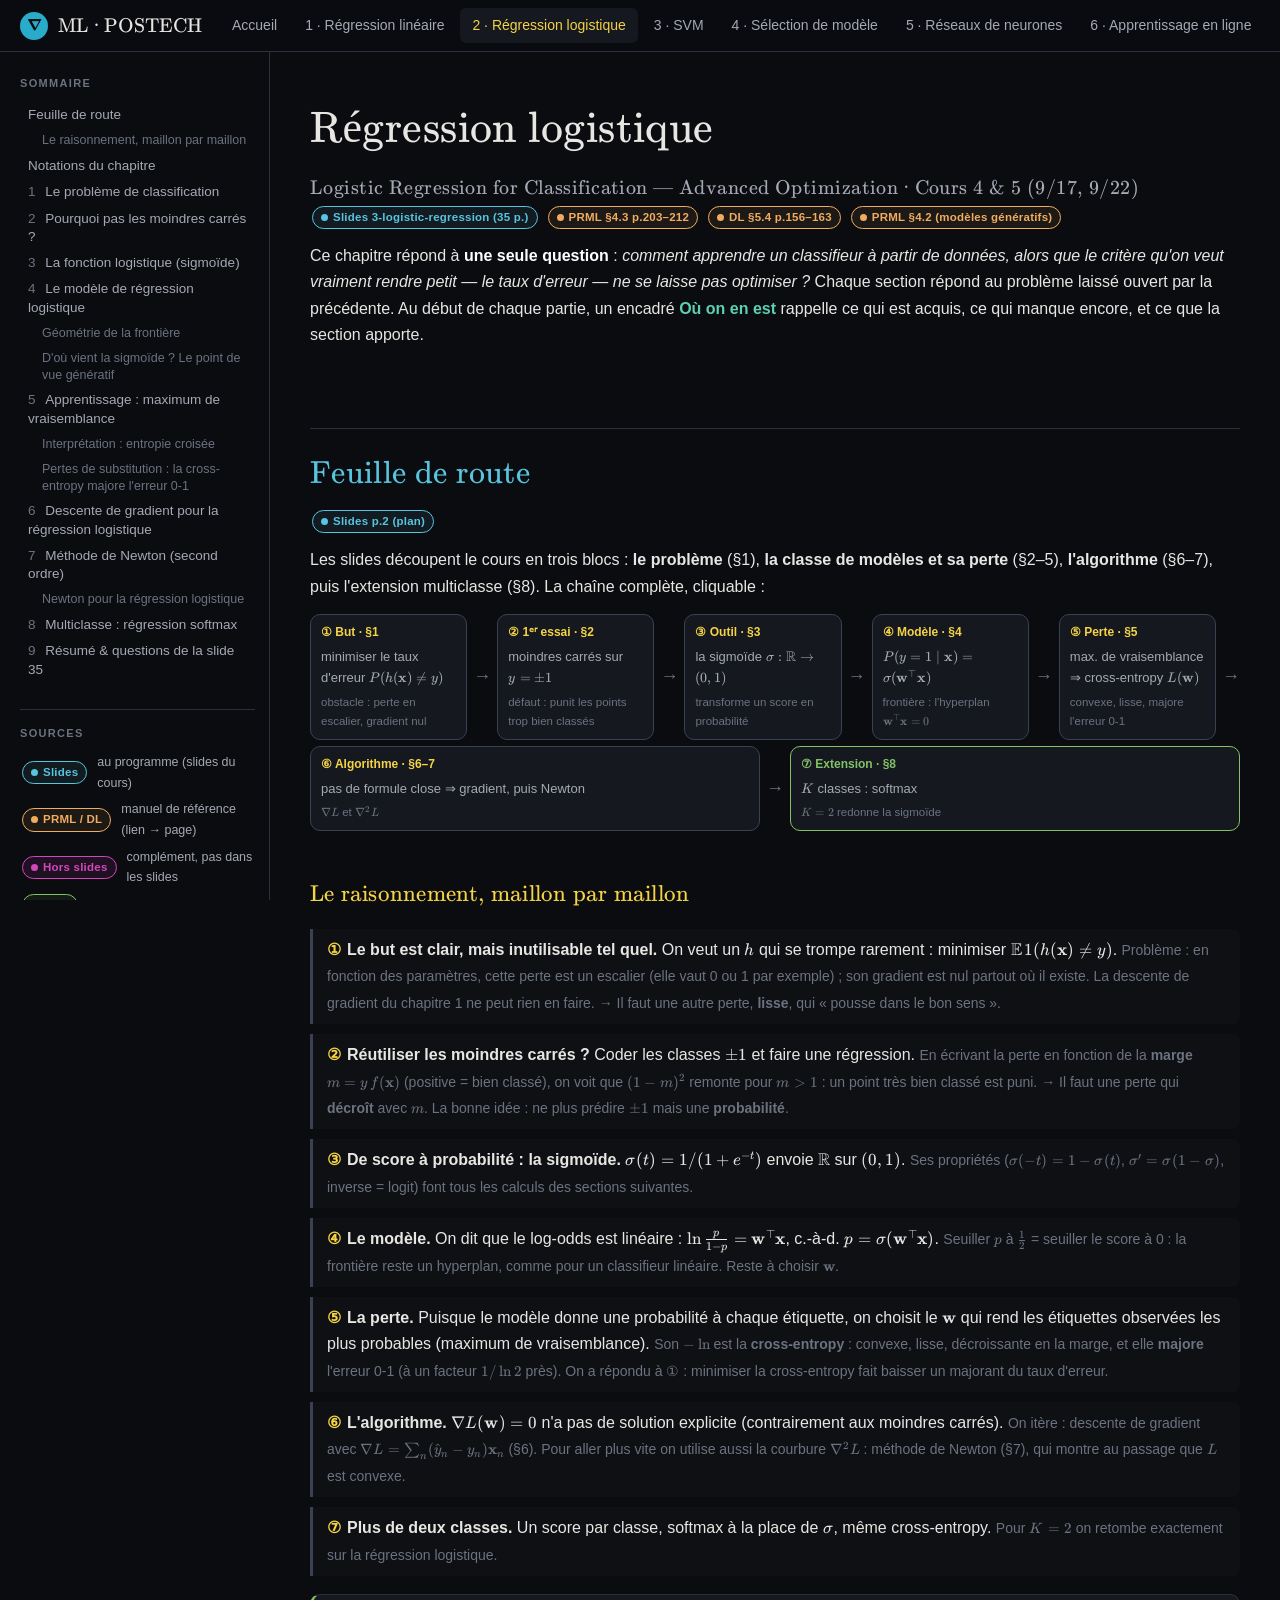
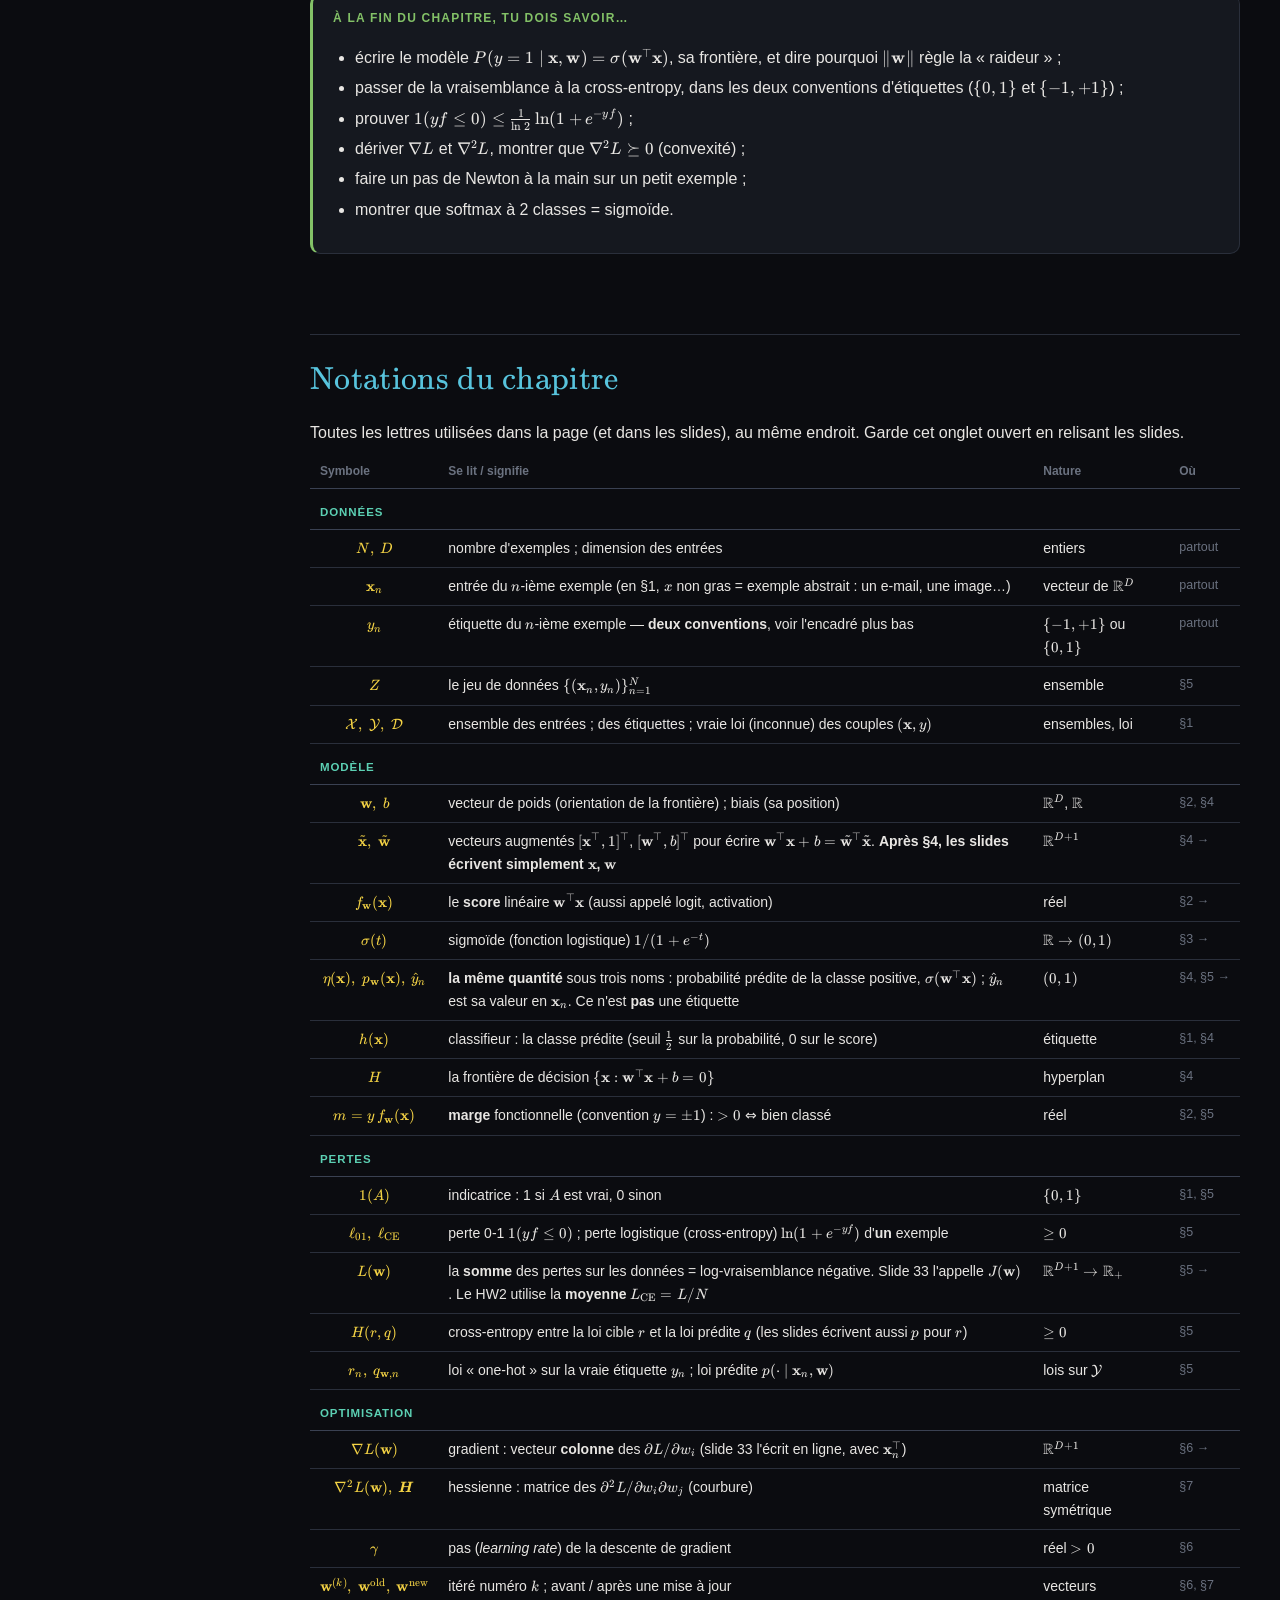
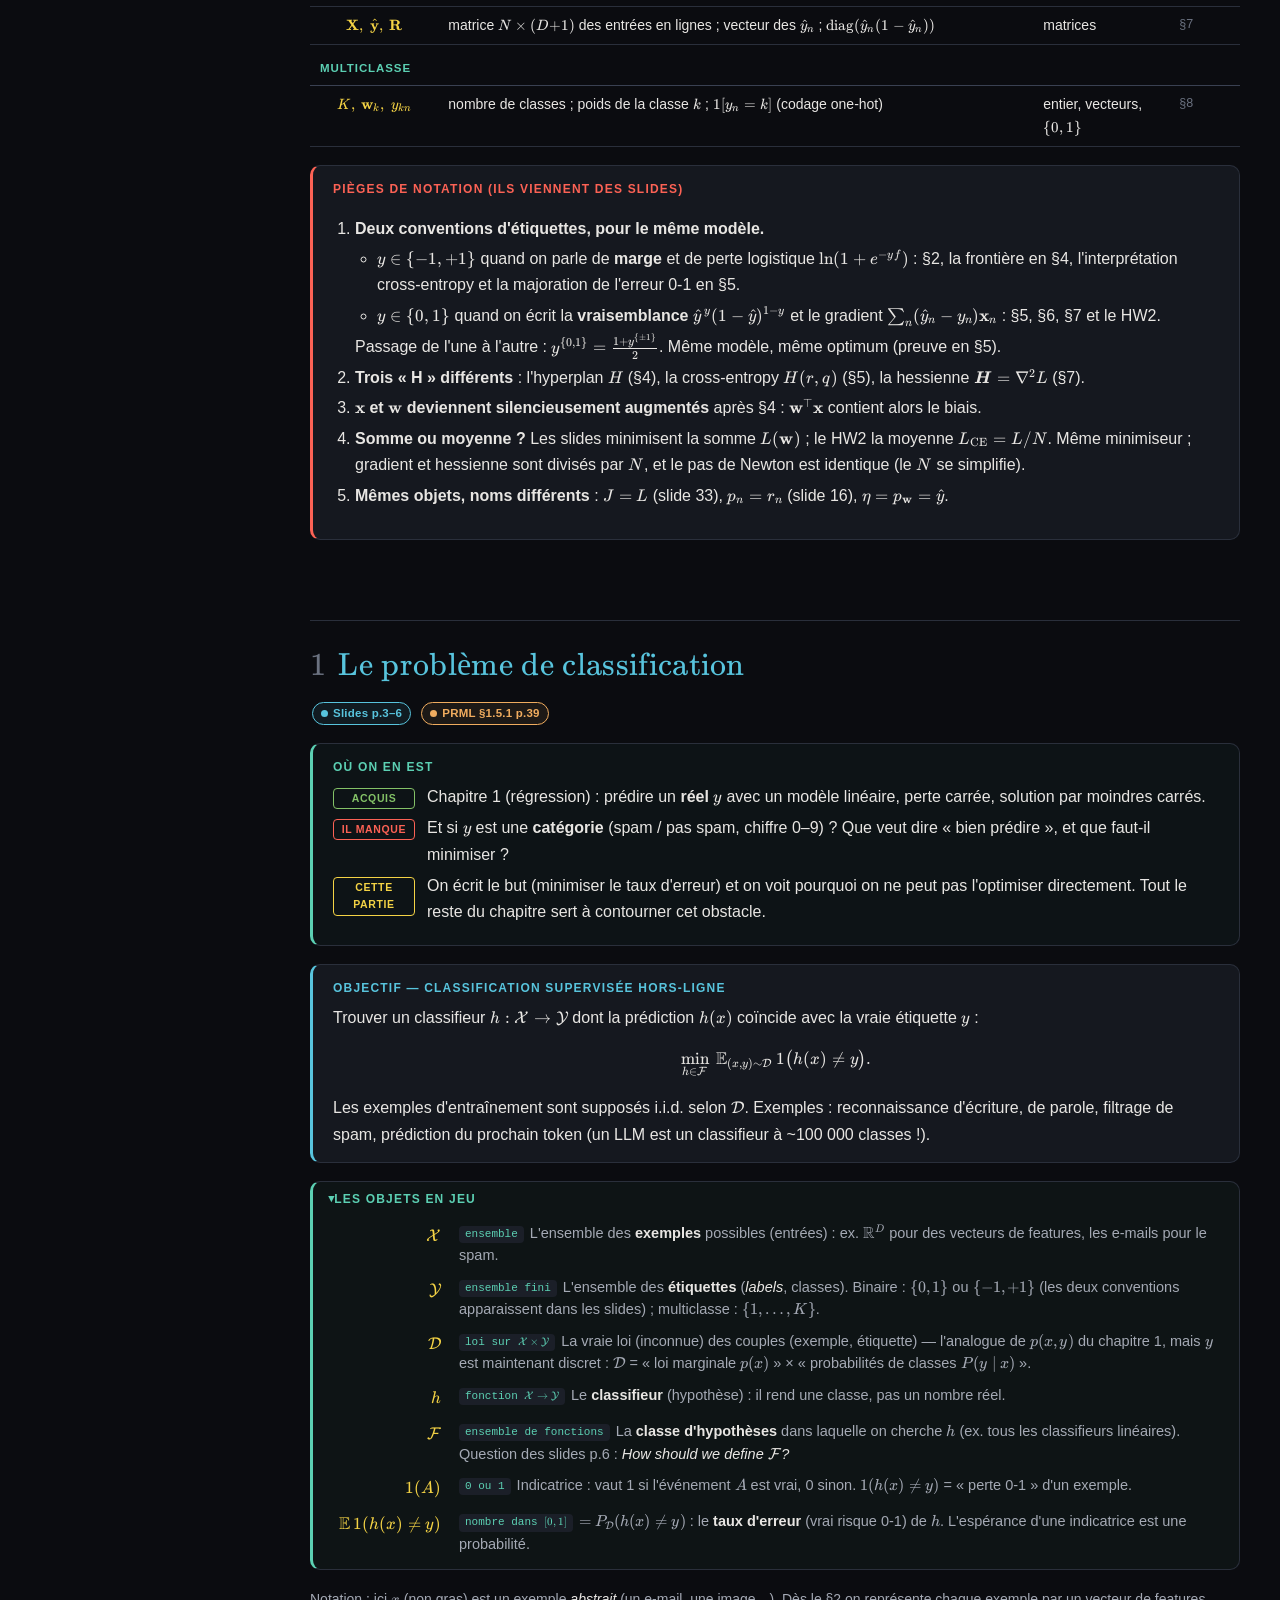
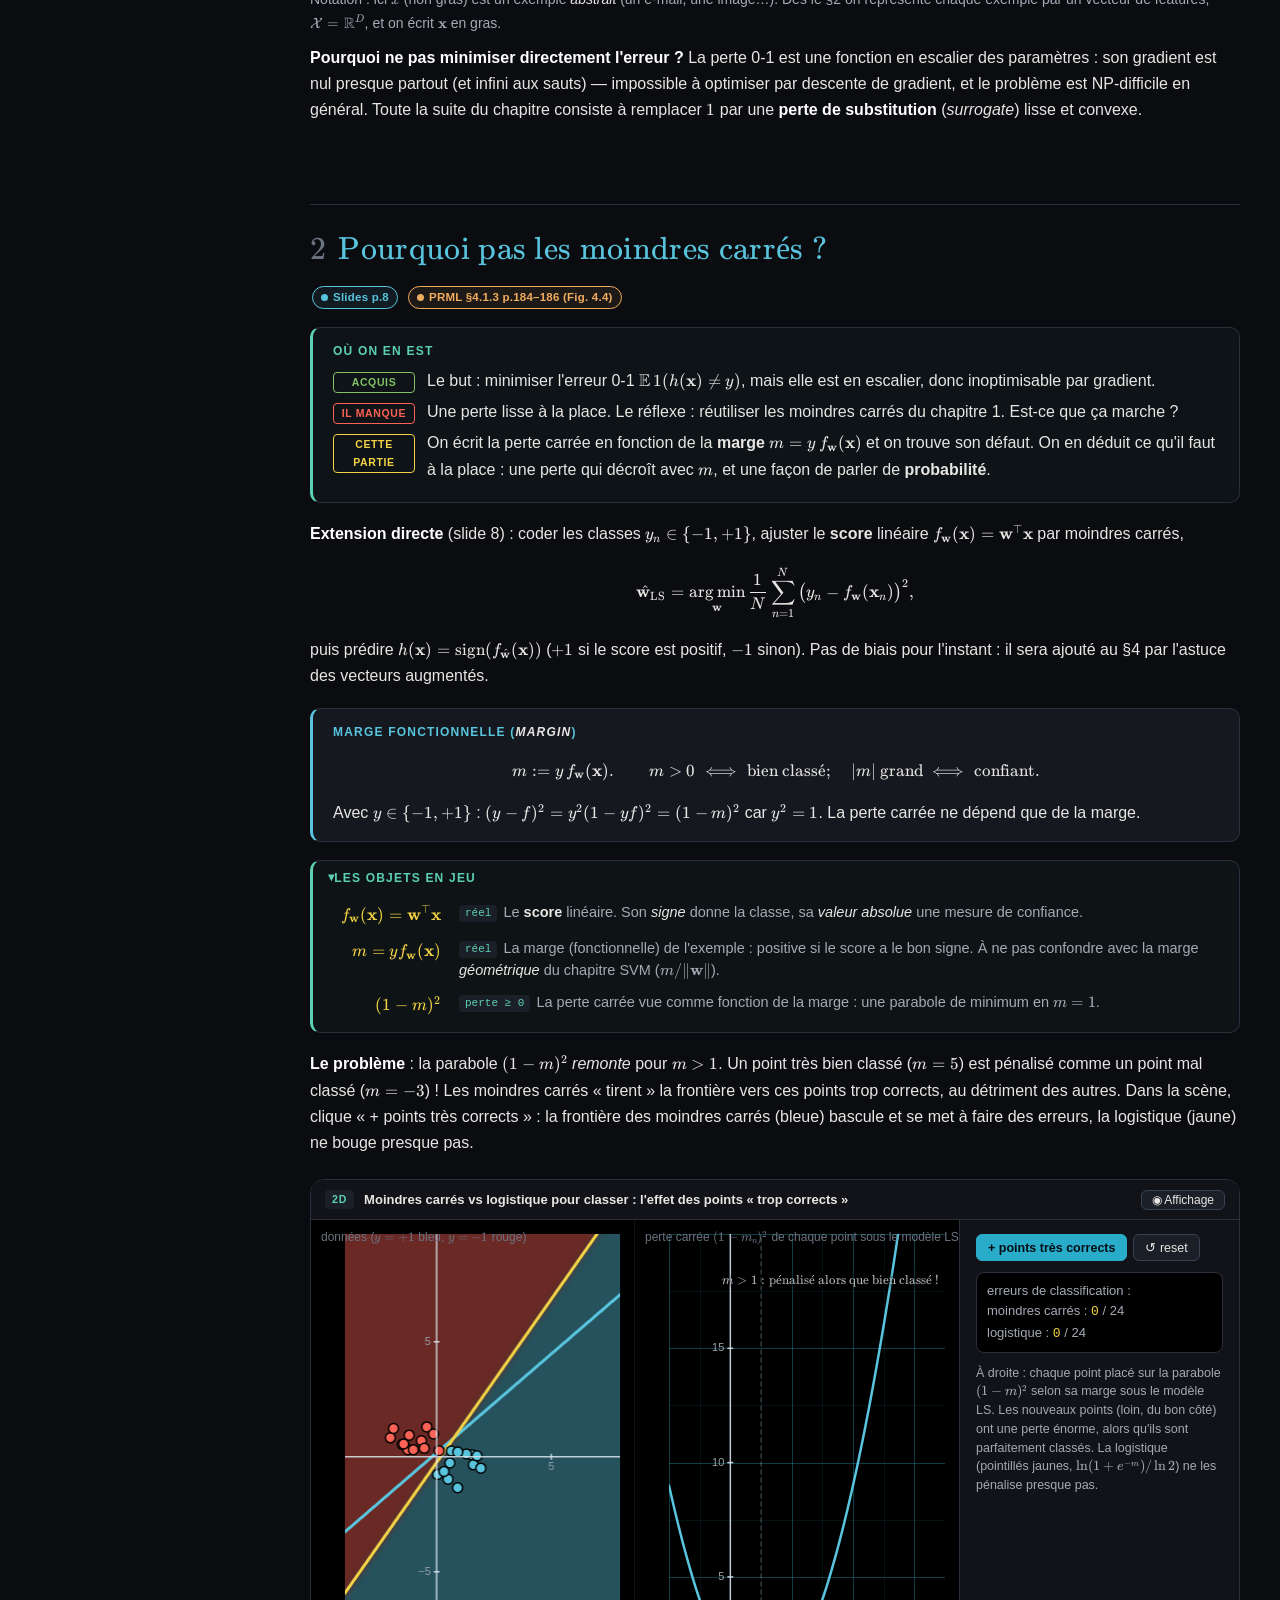
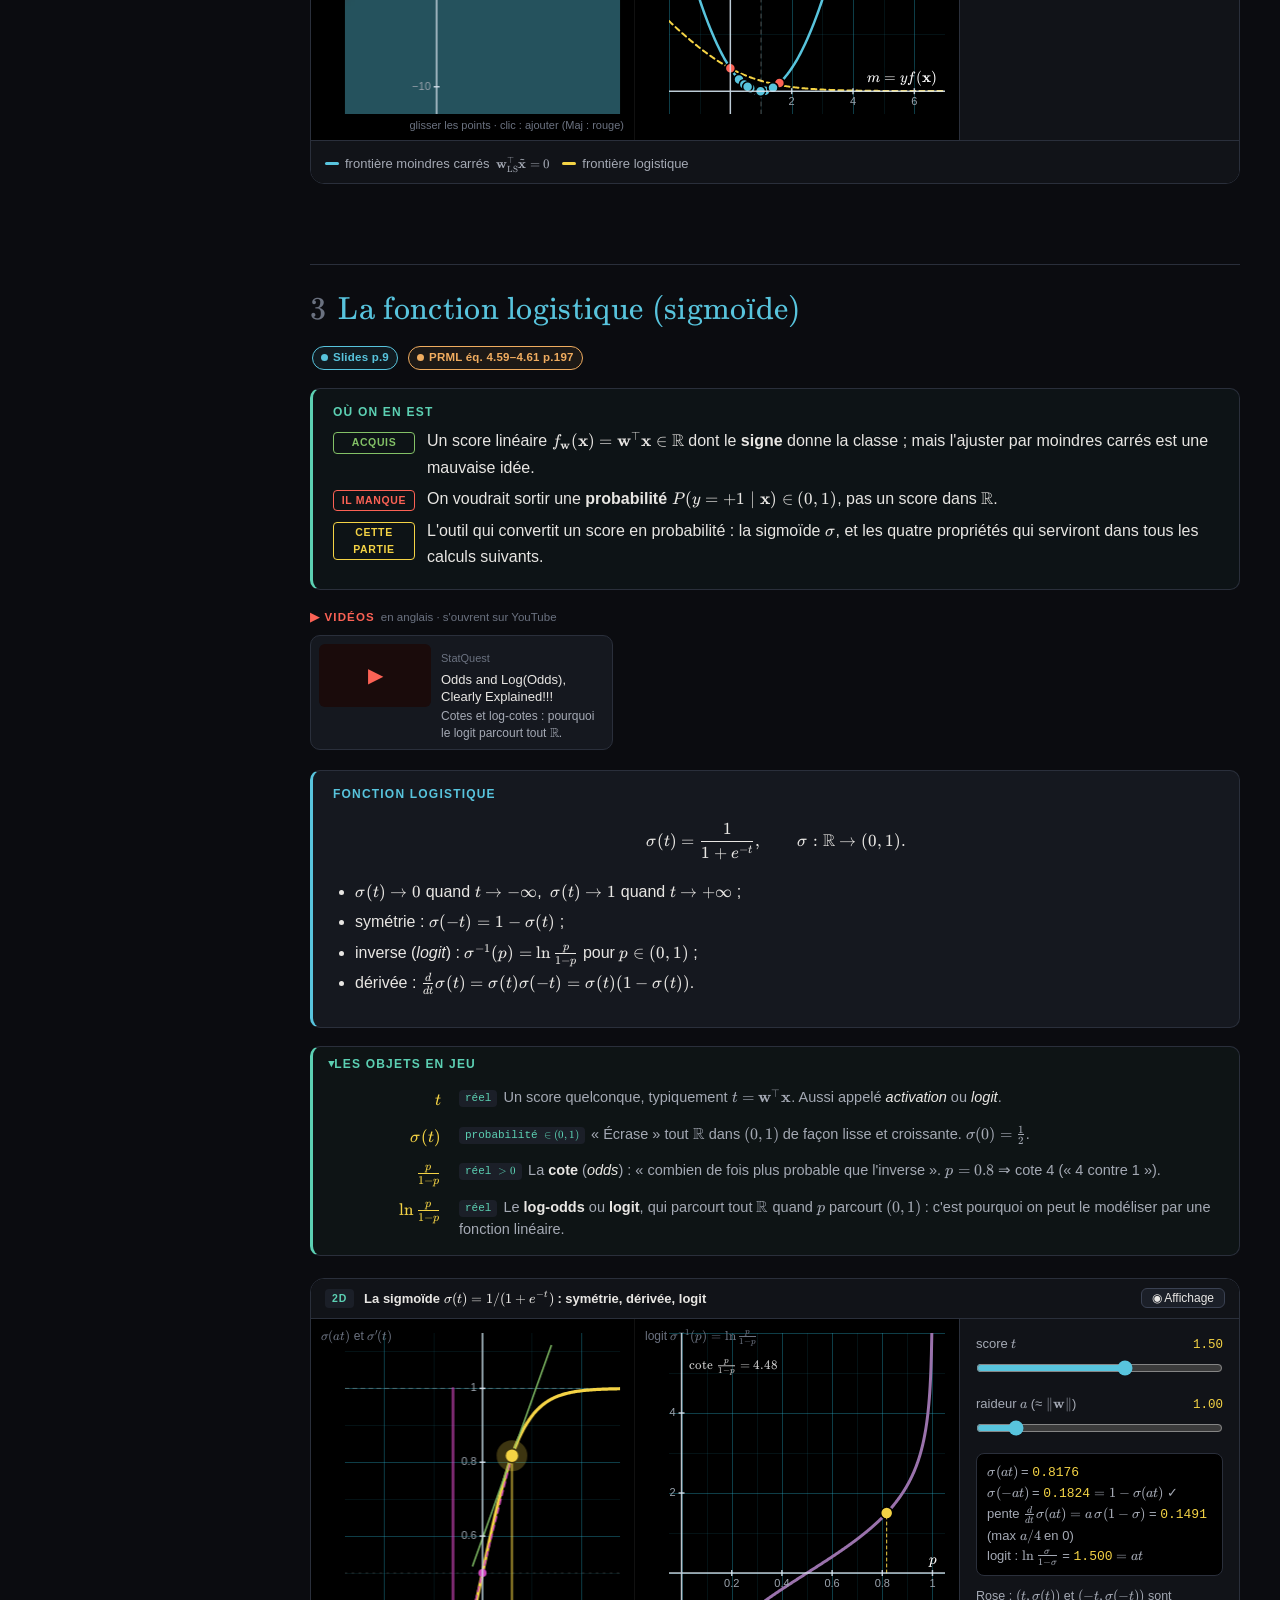
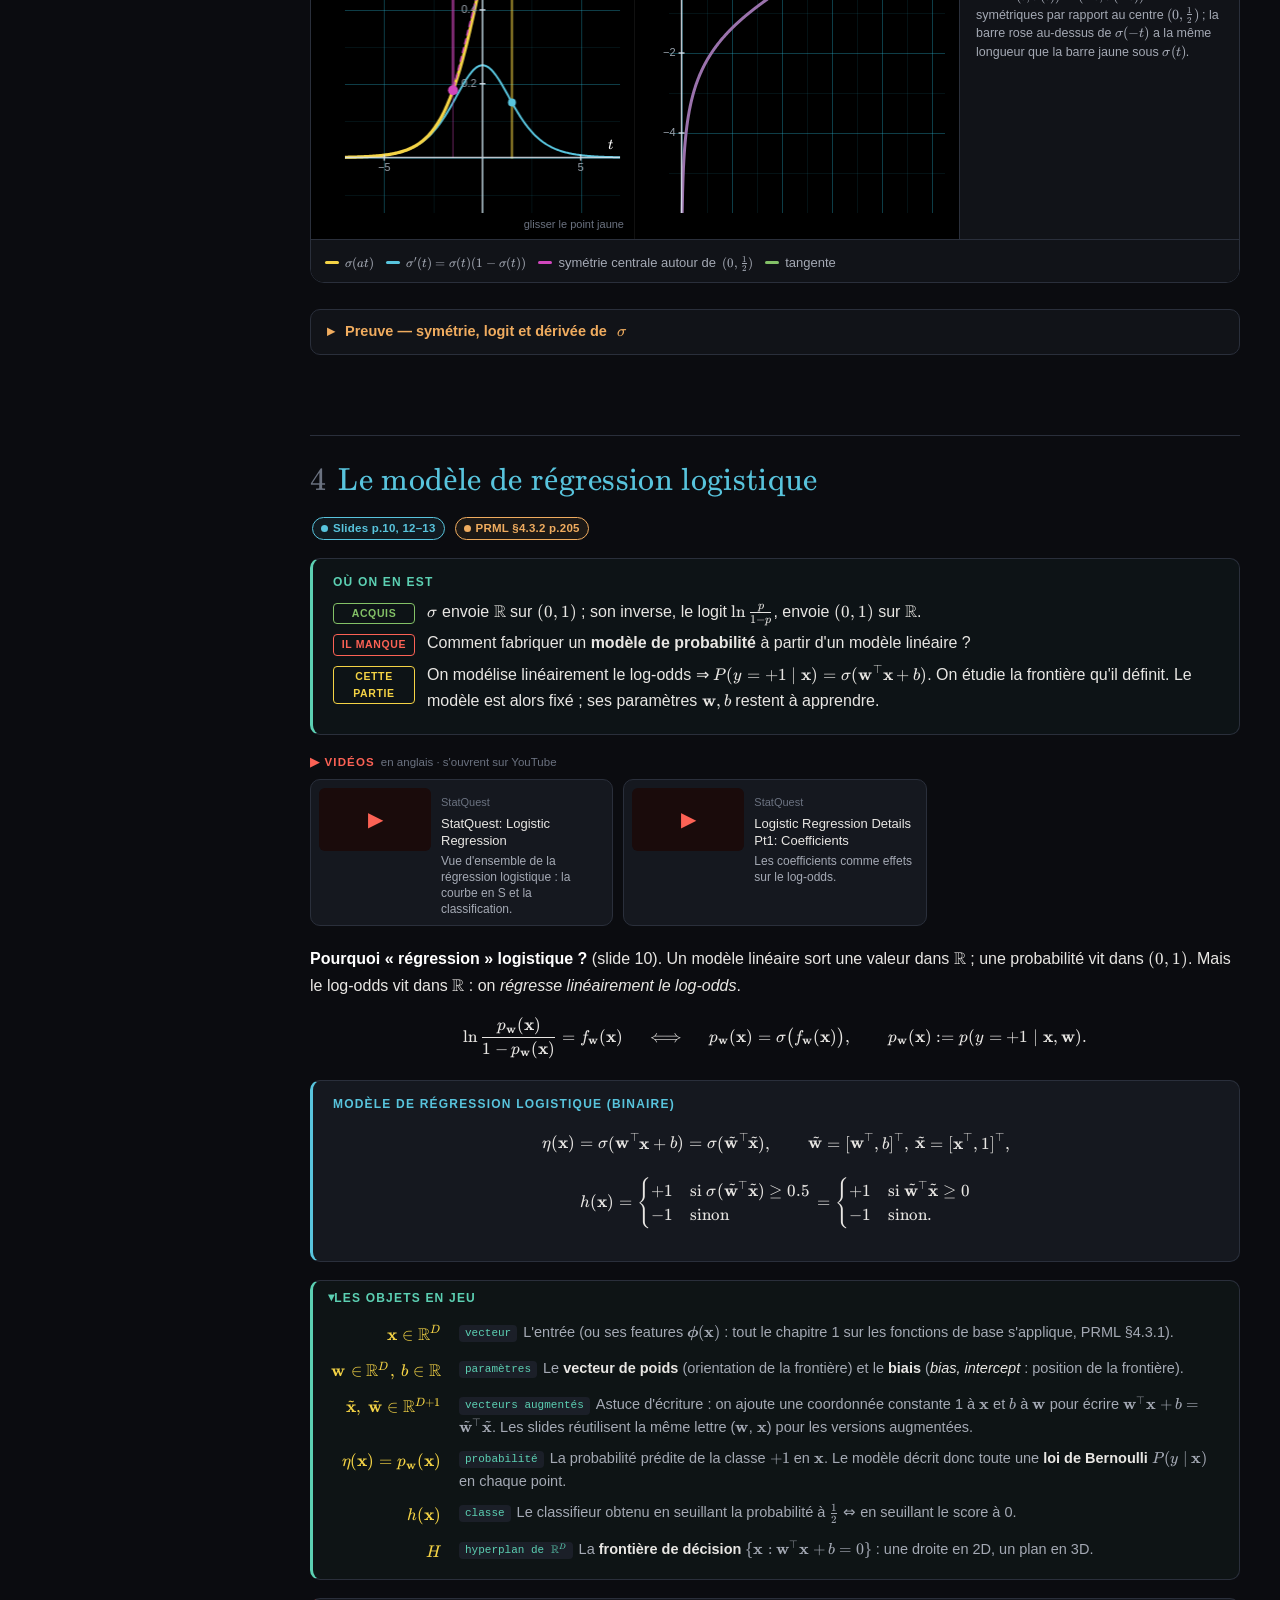
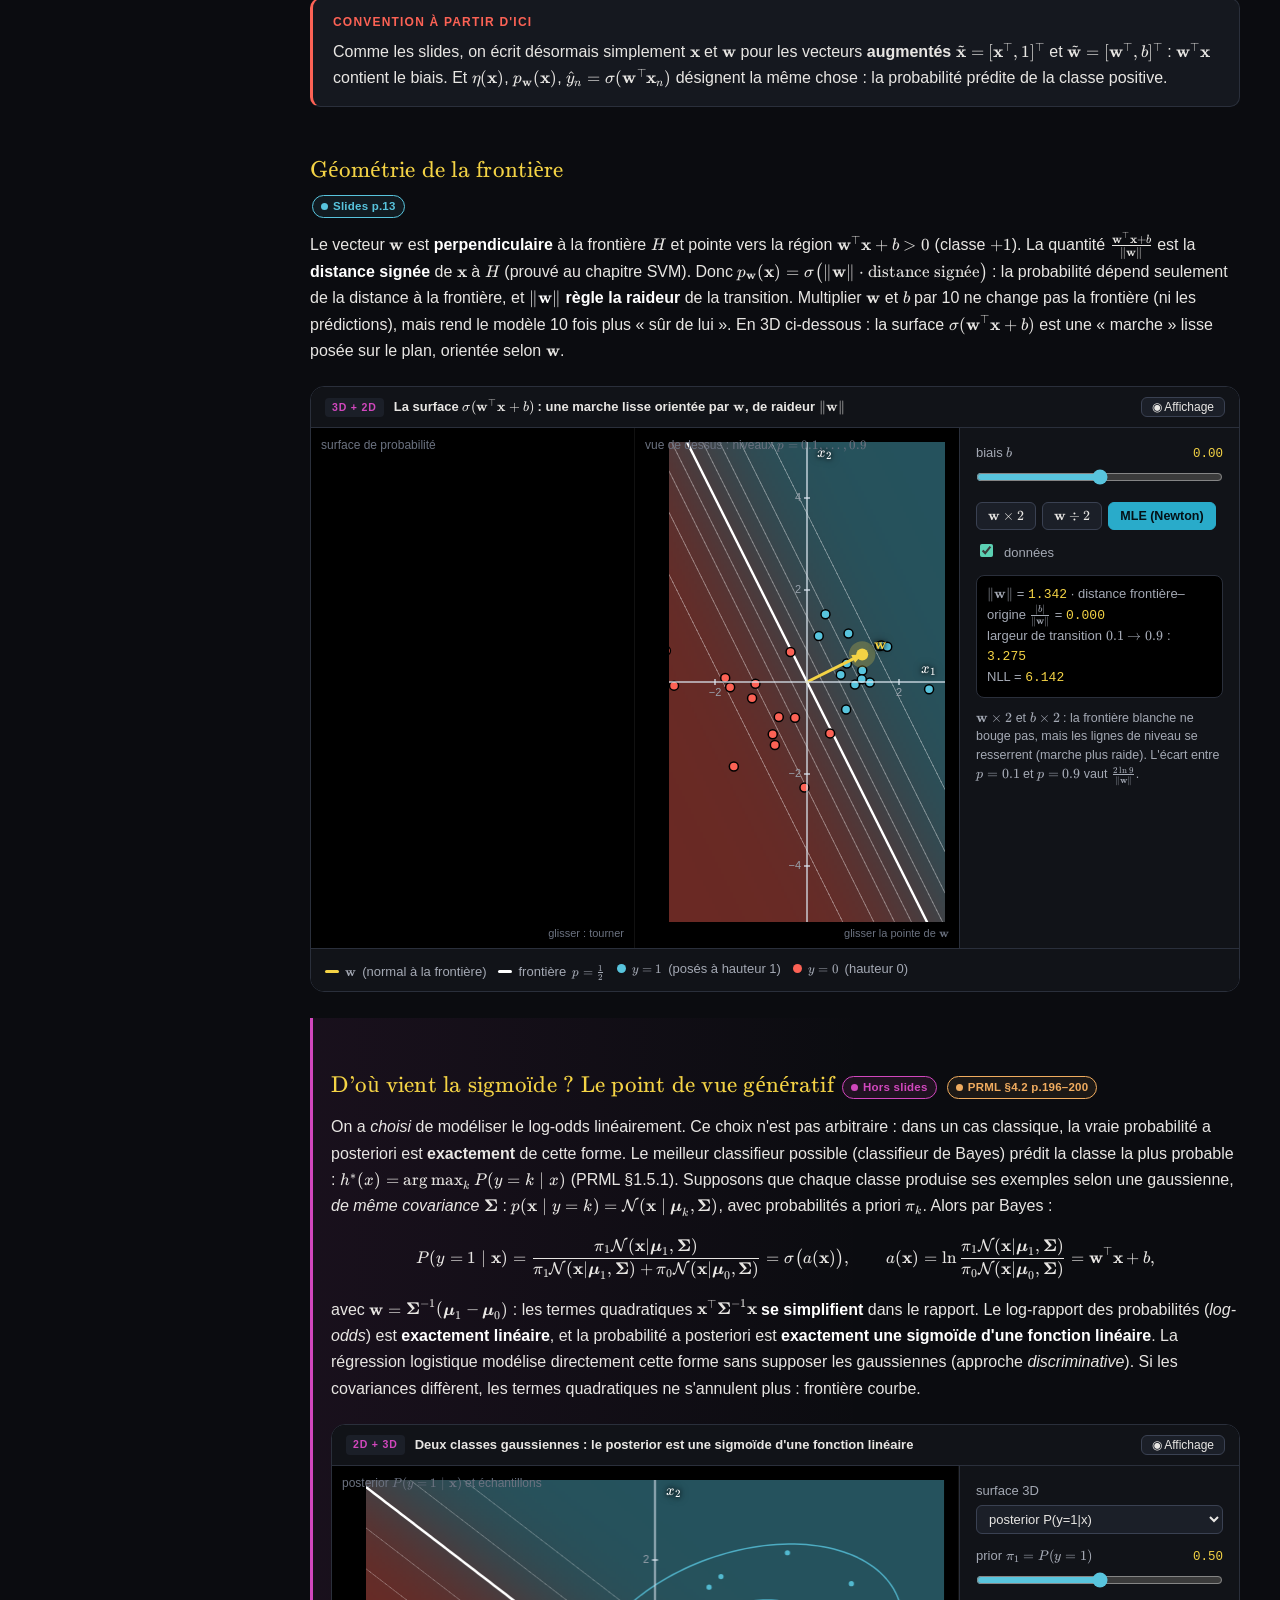
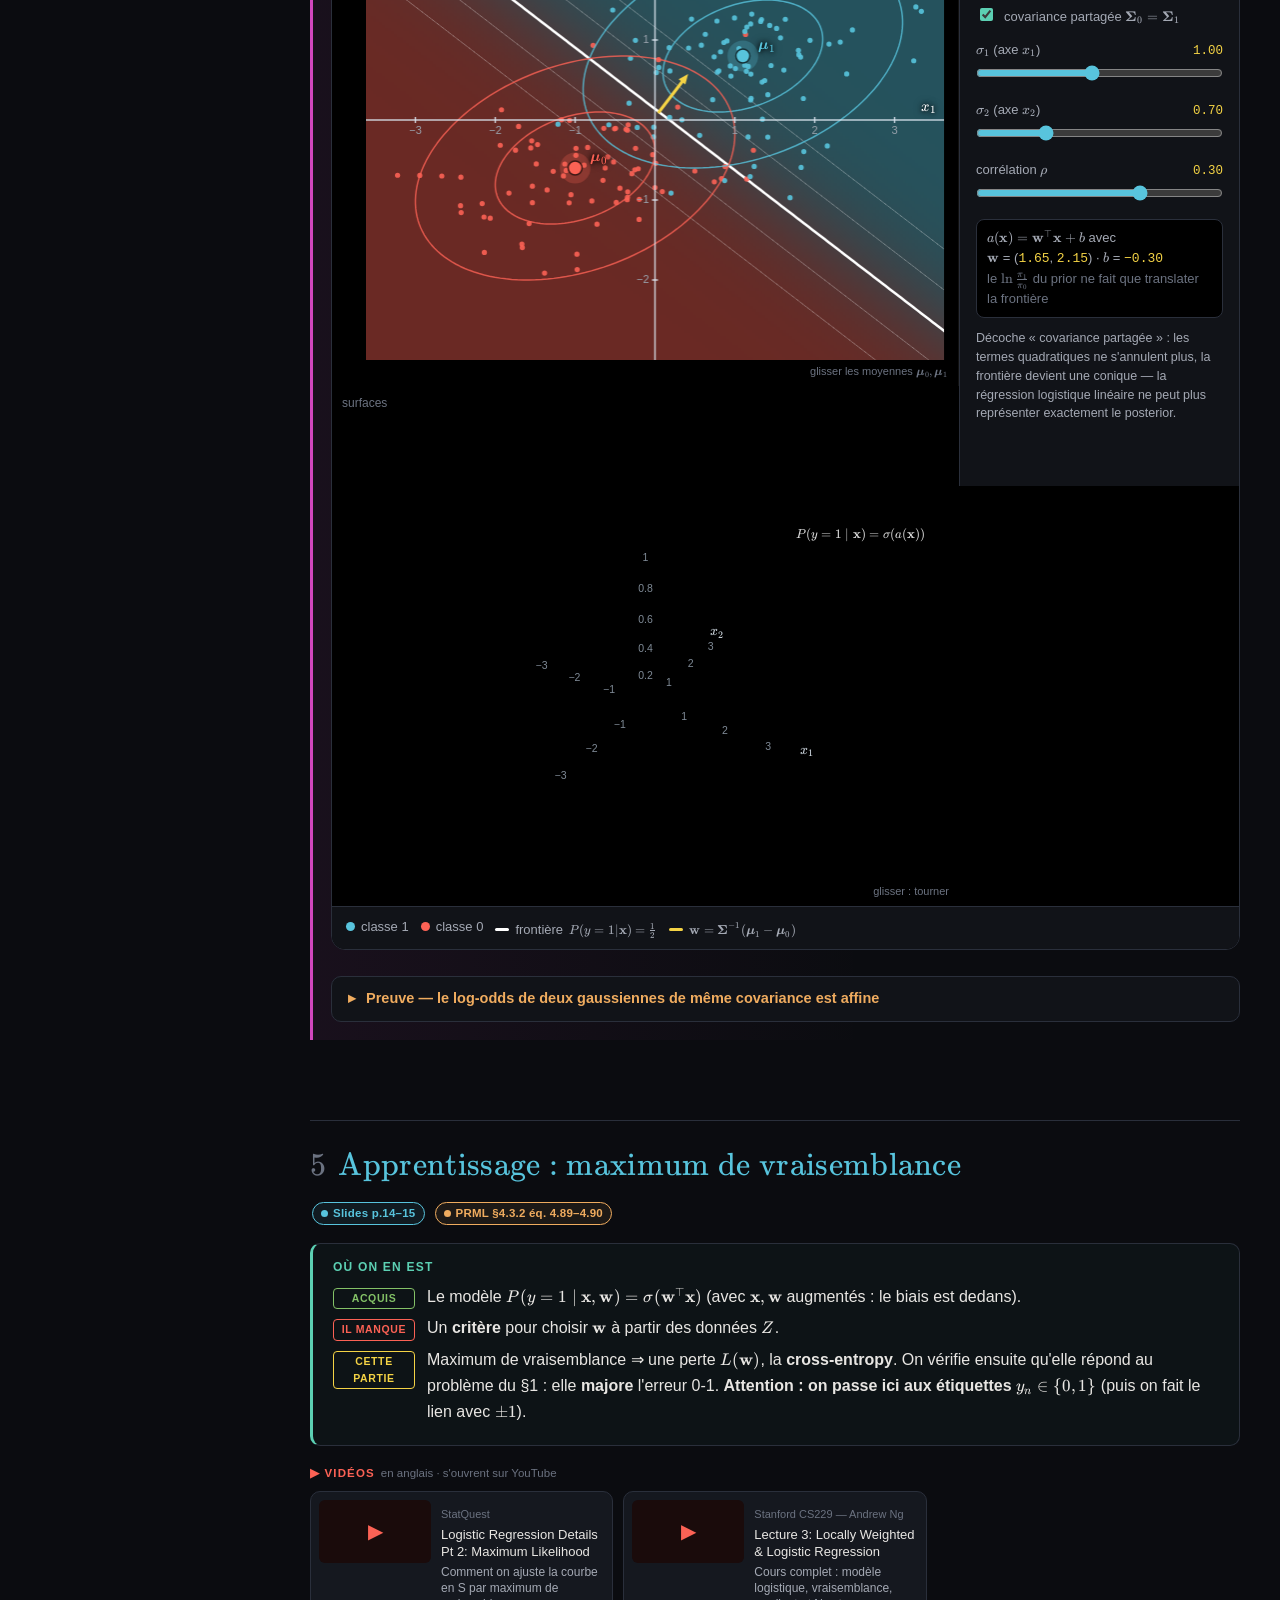
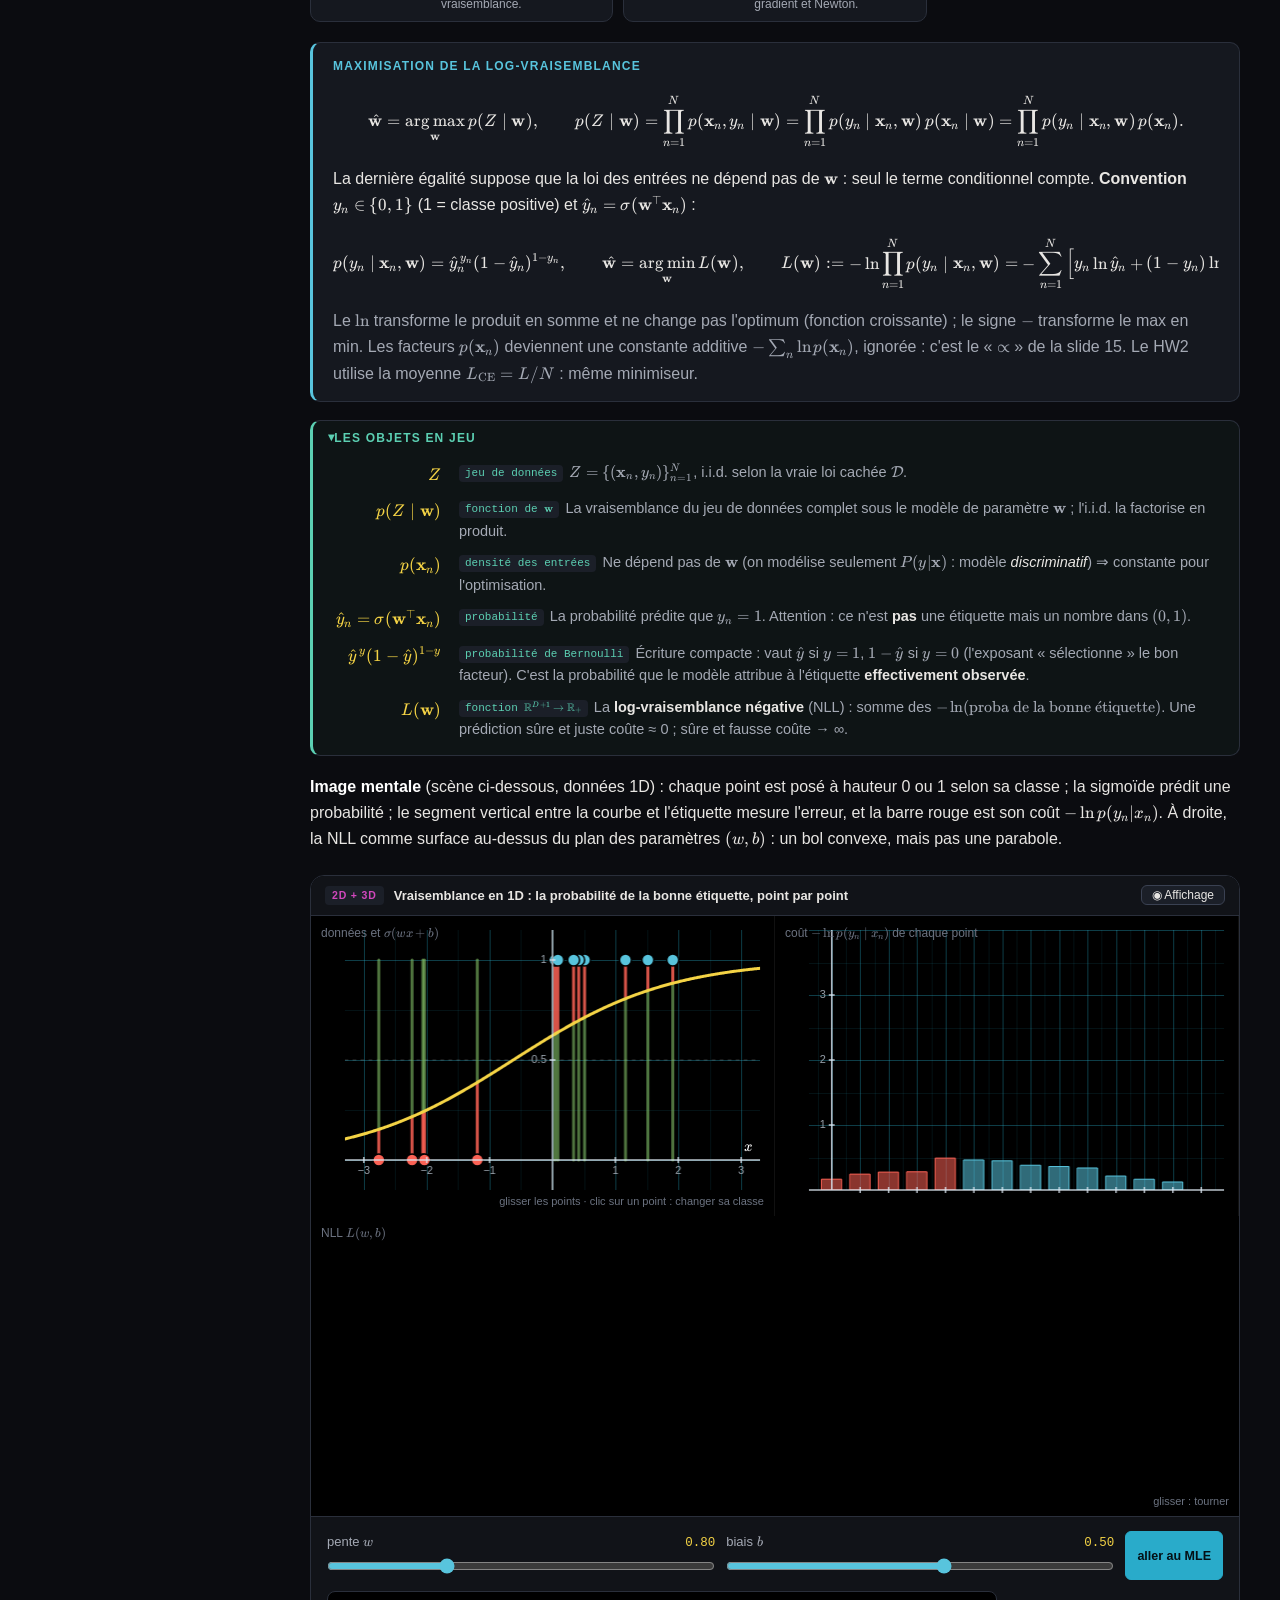
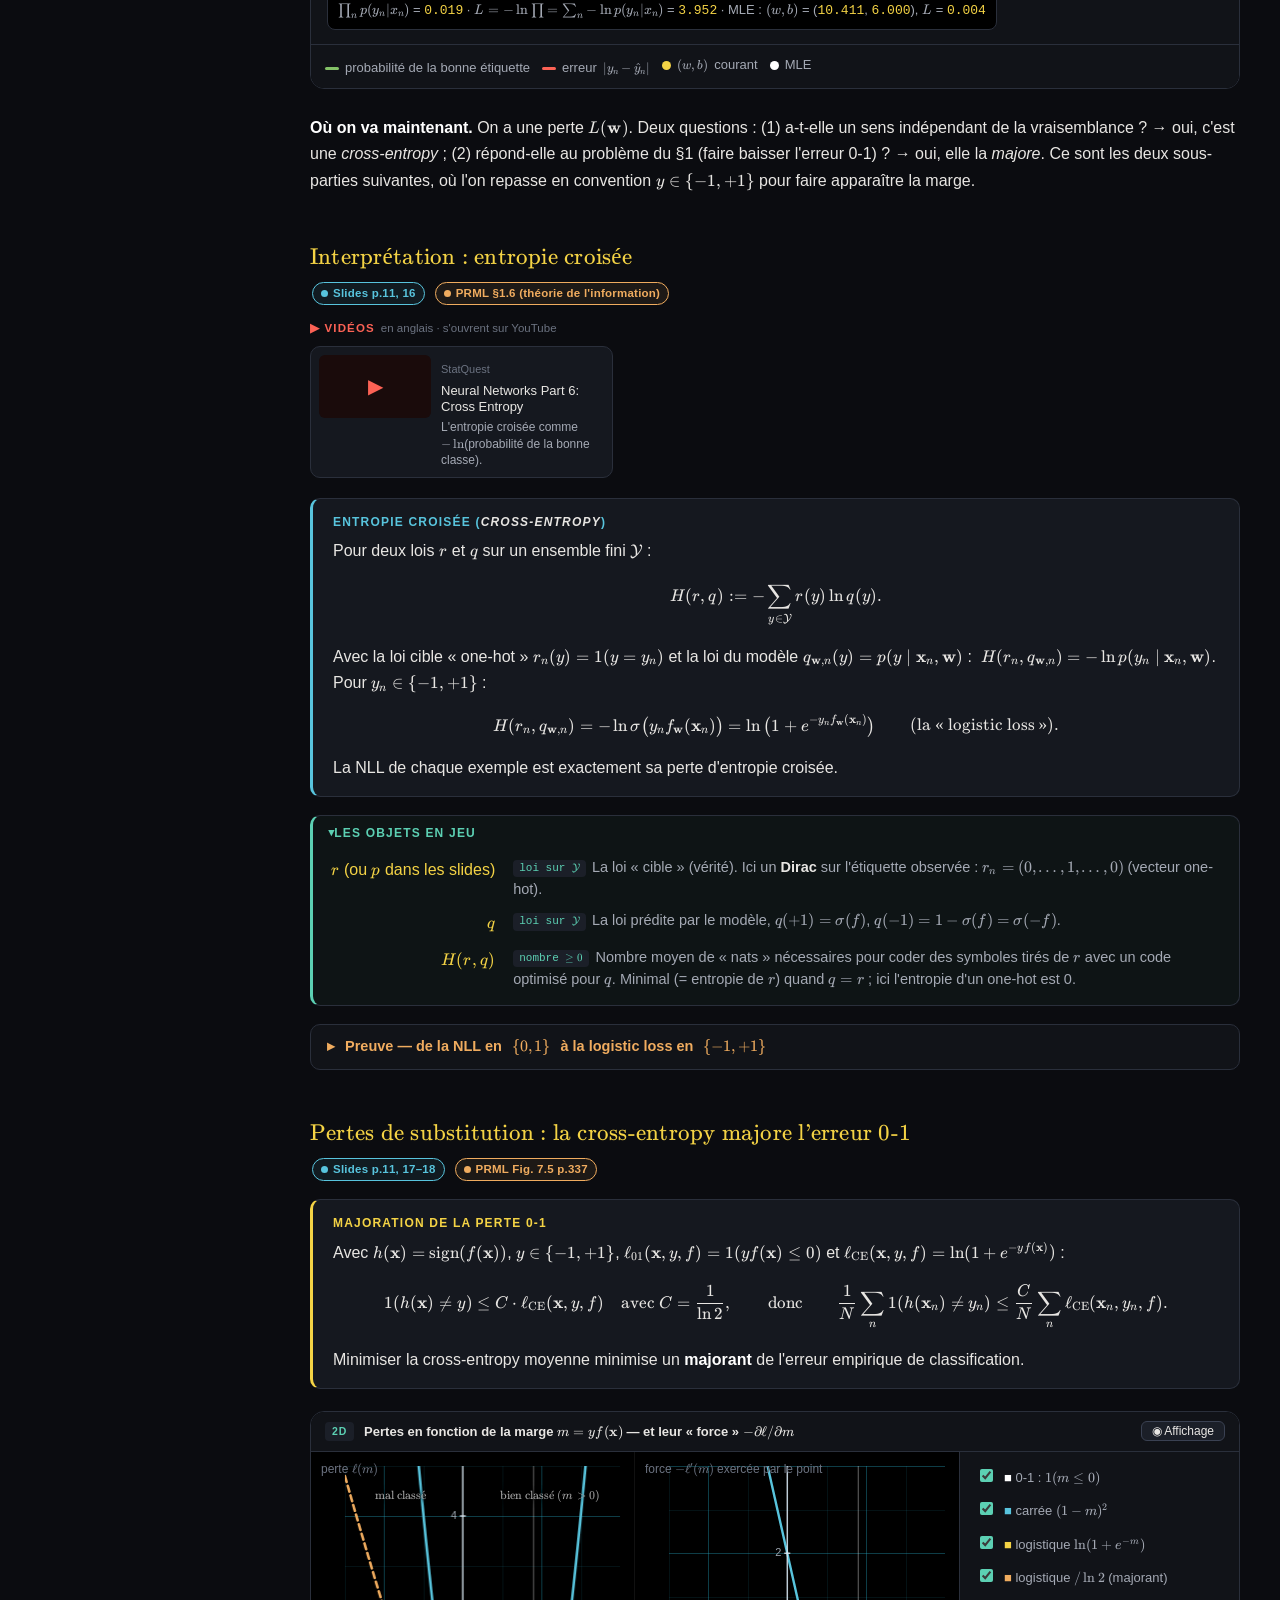
<file: logistic-regression.html>
<!DOCTYPE html>
<html lang="fr">
<head>
<meta charset="utf-8">
<meta name="viewport" content="width=device-width, initial-scale=1">
<title>Régression logistique — Cours interactif ML</title>
<link rel="stylesheet" href="lib/katex/katex.min.css">
<link rel="stylesheet" href="css/style.css">
</head>
<body>

<header class="topbar">
  <a class="brand" href="index.html"><span class="pi">∇</span>ML · POSTECH</a>
  <nav>
    <a href="index.html">Accueil</a>
    <a href="linear-regression.html">1 · Régression linéaire</a>
    <a href="logistic-regression.html" class="active">2 · Régression logistique</a>
    <a href="svm.html">3 · SVM</a>
    <a href="model-selection.html">4 · Sélection de modèle</a>
    <a href="neural-networks.html">5 · Réseaux de neurones</a>
    <a href="online-learning.html">6 · Apprentissage en ligne</a>
    <a href="vae.html">7 · VAE</a>
    <a href="transformers.html">8 · Transformers</a>
    <a href="kmeans.html">9 · k-means &amp; EM</a>
    <a href="exercises.html">Entraînement</a>
    <a class="local-only" href="homework.html">Devoirs</a>
  </nav>
</header>

<div class="layout">
<aside class="sidebar">
  <h4>Sommaire</h4>
  <div class="toc"></div>
  <div class="legend">
    <h4>Sources</h4>
    <div><span class="src slides">Slides</span> au programme (slides du cours)</div>
    <div><span class="src book">PRML / DL</span> manuel de référence (lien → page)</div>
    <div><span class="src extra">Hors slides</span> complément, pas dans les slides</div>
    <div><span class="src hw">HW2</span> lié au devoir</div>
  </div>
</aside>

<main class="content"><div class="content-inner">

<h1>Régression logistique<span class="sub">Logistic Regression for Classification — Advanced Optimization · Cours 4 &amp; 5 (9/17, 9/22)</span></h1>
<div class="sources">
  <a class="src slides" href="../Slides/3-logistic-regression.pdf" target="_blank">Slides 3-logistic-regression (35 p.)</a>
  <a class="src book" href="../Textbooks/Pattern%20Recognition%20and%20Machine%20Learning.pdf#page=223" target="_blank">PRML §4.3 p.203–212</a>
  <a class="src book" href="../Textbooks/Deep%20Learning%20-%20Foundations%20and%20Concepts.pdf#page=176" target="_blank">DL §5.4 p.156–163</a>
  <a class="src book" href="../Textbooks/Pattern%20Recognition%20and%20Machine%20Learning.pdf#page=216" target="_blank">PRML §4.2 (modèles génératifs)</a>
</div>

<p>Ce chapitre répond à <strong>une seule question</strong> : <em>comment apprendre un classifieur à partir de données, alors que le critère qu'on veut vraiment rendre petit — le taux d'erreur — ne se laisse pas optimiser ?</em> Chaque section répond au problème laissé ouvert par la précédente. Au début de chaque partie, un encadré <span class="c-teal"><b>Où on en est</b></span> rappelle ce qui est acquis, ce qui manque encore, et ce que la section apporte.</p>

<h2 id="roadmap">Feuille de route</h2>
<div class="sources"><a class="src slides" href="../Slides/3-logistic-regression.pdf#page=2" target="_blank">Slides p.2 (plan)</a></div>
<p>Les slides découpent le cours en trois blocs : <b>le problème</b> (§1), <b>la classe de modèles et sa perte</b> (§2–5), <b>l'algorithme</b> (§6–7), puis l'extension multiclasse (§8). La chaîne complète, cliquable :</p>
<div class="flow">
<a class="st" href="#classif"><b>① But · §1</b>minimiser le taux d'erreur $P(h(\bx)\ne y)$<i>obstacle : perte en escalier, gradient nul</i></a><div class="ar">→</div>
<a class="st" href="#lsclass"><b>② 1ᵉʳ essai · §2</b>moindres carrés sur $y = \pm1$<i>défaut : punit les points trop bien classés</i></a><div class="ar">→</div>
<a class="st" href="#sigmoid"><b>③ Outil · §3</b>la sigmoïde $\sigma:\R\to(0,1)$<i>transforme un score en probabilité</i></a><div class="ar">→</div>
<a class="st" href="#model"><b>④ Modèle · §4</b>$P(y = 1\mid\bx) = \sigma(\bw\T\bx)$<i>frontière : l'hyperplan $\bw\T\bx = 0$</i></a><div class="ar">→</div>
<a class="st" href="#mle"><b>⑤ Perte · §5</b>max. de vraisemblance ⇒ cross-entropy $L(\bw)$<i>convexe, lisse, majore l'erreur 0-1</i></a><div class="ar">→</div>
<a class="st" href="#gd"><b>⑥ Algorithme · §6–7</b>pas de formule close ⇒ gradient, puis Newton<i>$\nabla L$ et $\nabla^2L$</i></a><div class="ar">→</div>
<a class="st goal" href="#softmax"><b>⑦ Extension · §8</b>$K$ classes : softmax<i>$K = 2$ redonne la sigmoïde</i></a>
</div>

<h3 id="roadmap-why">Le raisonnement, maillon par maillon</h3>
<ol class="plan">
<li><span class="n">①</span><b>Le but est clair, mais inutilisable tel quel.</b> On veut un $h$ qui se trompe rarement : minimiser $\E\,\mathbb 1(h(\bx)\ne y)$. <span class="why">Problème : en fonction des paramètres, cette perte est un escalier (elle vaut 0 ou 1 par exemple) ; son gradient est nul partout où il existe. La descente de gradient du chapitre 1 ne peut rien en faire. → Il faut une autre perte, <b>lisse</b>, qui « pousse dans le bon sens ».</span></li>
<li><span class="n">②</span><b>Réutiliser les moindres carrés ?</b> Coder les classes $\pm1$ et faire une régression. <span class="why">En écrivant la perte en fonction de la <b>marge</b> $m = y\,f(\bx)$ (positive = bien classé), on voit que $(1-m)^2$ remonte pour $m>1$ : un point très bien classé est puni. → Il faut une perte qui <b>décroît</b> avec $m$. La bonne idée : ne plus prédire $\pm1$ mais une <b>probabilité</b>.</span></li>
<li><span class="n">③</span><b>De score à probabilité : la sigmoïde.</b> $\sigma(t) = 1/(1+e^{-t})$ envoie $\R$ sur $(0,1)$. <span class="why">Ses propriétés ($\sigma(-t) = 1-\sigma(t)$, $\sigma' = \sigma(1-\sigma)$, inverse = logit) font tous les calculs des sections suivantes.</span></li>
<li><span class="n">④</span><b>Le modèle.</b> On dit que le log-odds est linéaire : $\ln\frac{p}{1-p} = \bw\T\bx$, c.-à-d. $p = \sigma(\bw\T\bx)$. <span class="why">Seuiller $p$ à $\frac12$ = seuiller le score à 0 : la frontière reste un hyperplan, comme pour un classifieur linéaire. Reste à choisir $\bw$.</span></li>
<li><span class="n">⑤</span><b>La perte.</b> Puisque le modèle donne une probabilité à chaque étiquette, on choisit le $\bw$ qui rend les étiquettes observées les plus probables (maximum de vraisemblance). <span class="why">Son $-\ln$ est la <b>cross-entropy</b> : convexe, lisse, décroissante en la marge, et elle <b>majore</b> l'erreur 0-1 (à un facteur $1/\ln2$ près). On a répondu à ① : minimiser la cross-entropy fait baisser un majorant du taux d'erreur.</span></li>
<li><span class="n">⑥</span><b>L'algorithme.</b> $\nabla L(\bw) = 0$ n'a pas de solution explicite (contrairement aux moindres carrés). <span class="why">On itère : descente de gradient avec $\nabla L = \sum_n(\hat y_n - y_n)\bx_n$ (§6). Pour aller plus vite on utilise aussi la courbure $\nabla^2L$ : méthode de Newton (§7), qui montre au passage que $L$ est convexe.</span></li>
<li><span class="n">⑦</span><b>Plus de deux classes.</b> Un score par classe, softmax à la place de $\sigma$, même cross-entropy. <span class="why">Pour $K = 2$ on retombe exactement sur la régression logistique.</span></li>
</ol>

<div class="box intu"><div class="box-title">À la fin du chapitre, tu dois savoir…</div>
<ul>
<li>écrire le modèle $P(y = 1\mid\bx,\bw) = \sigma(\bw\T\bx)$, sa frontière, et dire pourquoi $\|\bw\|$ règle la « raideur » ;</li>
<li>passer de la vraisemblance à la cross-entropy, dans les deux conventions d'étiquettes ($\{0,1\}$ et $\{-1,+1\}$) ;</li>
<li>prouver $\mathbb 1(yf\le0)\le\frac1{\ln2}\ln(1+e^{-yf})$ ;</li>
<li>dériver $\nabla L$ et $\nabla^2L$, montrer que $\nabla^2L\succeq0$ (convexité) ;</li>
<li>faire un pas de Newton à la main sur un petit exemple ;</li>
<li>montrer que softmax à 2 classes = sigmoïde.</li>
</ul></div>
<div class="box hw local-only"><div class="box-title">Où se trouve chaque question du HW2 dans ce chapitre</div>
P1.(1) softmax → <a href="#softmax">§8</a> · P1.(2) hessienne et convexité → <a href="#newton-logreg">§7</a> · P1.(3) cross-entropy → <a href="#ce">§5</a> · P1.(4) borne 0-1 → <a href="#surrogate">§5</a> · P2 Newton à la main → <a href="#gd">§6</a> et <a href="#newton-logreg">§7</a>. Indices et corrigés : <a href="homework.html#hw2">page Devoirs</a>.
</div>

<h2 id="notations">Notations du chapitre</h2>
<p>Toutes les lettres utilisées dans la page (et dans les slides), au même endroit. Garde cet onglet ouvert en relisant les slides.</p>
<div class="notation-wrap"><table class="notation">
<thead><tr><th>Symbole</th><th>Se lit / signifie</th><th>Nature</th><th>Où</th></tr></thead>
<tbody>
<tr class="grp"><td colspan="4">Données</td></tr>
<tr><td>$N,\ D$</td><td>nombre d'exemples ; dimension des entrées</td><td>entiers</td><td class="where">partout</td></tr>
<tr><td>$\bx_n$</td><td>entrée du $n$-ième exemple (en §1, $x$ non gras = exemple abstrait : un e-mail, une image…)</td><td>vecteur de $\R^D$</td><td class="where">partout</td></tr>
<tr><td>$y_n$</td><td>étiquette du $n$-ième exemple — <b>deux conventions</b>, voir l'encadré plus bas</td><td>$\{-1,+1\}$ ou $\{0,1\}$</td><td class="where">partout</td></tr>
<tr><td>$Z$</td><td>le jeu de données $\{(\bx_n,y_n)\}_{n=1}^N$</td><td>ensemble</td><td class="where">§5</td></tr>
<tr><td>$\mathcal X,\ \mathcal Y,\ \mathcal D$</td><td>ensemble des entrées ; des étiquettes ; vraie loi (inconnue) des couples $(\bx,y)$</td><td>ensembles, loi</td><td class="where">§1</td></tr>
<tr class="grp"><td colspan="4">Modèle</td></tr>
<tr><td>$\bw,\ b$</td><td>vecteur de poids (orientation de la frontière) ; biais (sa position)</td><td>$\R^D$, $\R$</td><td class="where">§2, §4</td></tr>
<tr><td>$\tilde\bx,\ \tilde\bw$</td><td>vecteurs augmentés $[\bx\T,1]\T$, $[\bw\T,b]\T$ pour écrire $\bw\T\bx+b = \tilde\bw\T\tilde\bx$. <b>Après §4, les slides écrivent simplement $\bx$, $\bw$</b></td><td>$\R^{D+1}$</td><td class="where">§4 →</td></tr>
<tr><td>$f_\bw(\bx)$</td><td>le <b>score</b> linéaire $\bw\T\bx$ (aussi appelé logit, activation)</td><td>réel</td><td class="where">§2 →</td></tr>
<tr><td>$\sigma(t)$</td><td>sigmoïde (fonction logistique) $1/(1+e^{-t})$</td><td>$\R\to(0,1)$</td><td class="where">§3 →</td></tr>
<tr><td>$\eta(\bx),\ p_\bw(\bx),\ \hat y_n$</td><td><b>la même quantité</b> sous trois noms : probabilité prédite de la classe positive, $\sigma(\bw\T\bx)$ ; $\hat y_n$ est sa valeur en $\bx_n$. Ce n'est <b>pas</b> une étiquette</td><td>$(0,1)$</td><td class="where">§4, §5 →</td></tr>
<tr><td>$h(\bx)$</td><td>classifieur : la classe prédite (seuil $\frac12$ sur la probabilité, 0 sur le score)</td><td>étiquette</td><td class="where">§1, §4</td></tr>
<tr><td>$H$</td><td>la frontière de décision $\{\bx : \bw\T\bx+b = 0\}$</td><td>hyperplan</td><td class="where">§4</td></tr>
<tr><td>$m = y\,f_\bw(\bx)$</td><td><b>marge</b> fonctionnelle (convention $y = \pm1$) : $>0$ ⇔ bien classé</td><td>réel</td><td class="where">§2, §5</td></tr>
<tr class="grp"><td colspan="4">Pertes</td></tr>
<tr><td>$\mathbb 1(A)$</td><td>indicatrice : 1 si $A$ est vrai, 0 sinon</td><td>$\{0,1\}$</td><td class="where">§1, §5</td></tr>
<tr><td>$\ell_{01},\ \ell_{\text{CE}}$</td><td>perte 0-1 $\mathbb 1(yf\le0)$ ; perte logistique (cross-entropy) $\ln(1+e^{-yf})$ d'<b>un</b> exemple</td><td>$\ge0$</td><td class="where">§5</td></tr>
<tr><td>$L(\bw)$</td><td>la <b>somme</b> des pertes sur les données = log-vraisemblance négative. Slide 33 l'appelle $J(\bw)$. Le HW2 utilise la <b>moyenne</b> $L_{\text{CE}} = L/N$</td><td>$\R^{D+1}\to\R_+$</td><td class="where">§5 →</td></tr>
<tr><td>$H(r,q)$</td><td>cross-entropy entre la loi cible $r$ et la loi prédite $q$ (les slides écrivent aussi $p$ pour $r$)</td><td>$\ge0$</td><td class="where">§5</td></tr>
<tr><td>$r_n,\ q_{\bw,n}$</td><td>loi « one-hot » sur la vraie étiquette $y_n$ ; loi prédite $p(\cdot\mid\bx_n,\bw)$</td><td>lois sur $\mathcal Y$</td><td class="where">§5</td></tr>
<tr class="grp"><td colspan="4">Optimisation</td></tr>
<tr><td>$\nabla L(\bw)$</td><td>gradient : vecteur <b>colonne</b> des $\partial L/\partial w_i$ (slide 33 l'écrit en ligne, avec $\bx_n\T$)</td><td>$\R^{D+1}$</td><td class="where">§6 →</td></tr>
<tr><td>$\nabla^2L(\bw),\ \bm H$</td><td>hessienne : matrice des $\partial^2L/\partial w_i\partial w_j$ (courbure)</td><td>matrice symétrique</td><td class="where">§7</td></tr>
<tr><td>$\gamma$</td><td>pas (<em>learning rate</em>) de la descente de gradient</td><td>réel $>0$</td><td class="where">§6</td></tr>
<tr><td>$\bw^{(k)},\ \bw^{\text{old}},\ \bw^{\text{new}}$</td><td>itéré numéro $k$ ; avant / après une mise à jour</td><td>vecteurs</td><td class="where">§6, §7</td></tr>
<tr><td>$\mathbf X,\ \hat\by,\ \mathbf R$</td><td>matrice $N\times(D{+}1)$ des entrées en lignes ; vecteur des $\hat y_n$ ; $\operatorname{diag}(\hat y_n(1-\hat y_n))$</td><td>matrices</td><td class="where">§7</td></tr>
<tr class="grp"><td colspan="4">Multiclasse</td></tr>
<tr><td>$K,\ \bw_k,\ y_{kn}$</td><td>nombre de classes ; poids de la classe $k$ ; $\mathbb 1[y_n = k]$ (codage one-hot)</td><td>entier, vecteurs, $\{0,1\}$</td><td class="where">§8</td></tr>
</tbody></table></div>

<div class="box warn"><div class="box-title">Pièges de notation (ils viennent des slides)</div>
<ol>
<li><b>Deux conventions d'étiquettes, pour le même modèle.</b>
<ul>
<li>$y\in\{-1,+1\}$ quand on parle de <b>marge</b> et de perte logistique $\ln(1+e^{-yf})$ : §2, la frontière en §4, l'interprétation cross-entropy et la majoration de l'erreur 0-1 en §5.</li>
<li>$y\in\{0,1\}$ quand on écrit la <b>vraisemblance</b> $\hat y^{\,y}(1-\hat y)^{1-y}$ et le gradient $\sum_n(\hat y_n-y_n)\bx_n$ : §5, §6, §7 et le HW2.</li>
</ul>
Passage de l'une à l'autre : $y^{\{0,1\}} = \frac{1+y^{\{\pm1\}}}{2}$. Même modèle, même optimum (preuve en §5).</li>
<li><b>Trois « H » différents</b> : l'hyperplan $H$ (§4), la cross-entropy $H(r,q)$ (§5), la hessienne $\bm H = \nabla^2L$ (§7).</li>
<li><b>$\bx$ et $\bw$ deviennent silencieusement augmentés</b> après §4 : $\bw\T\bx$ contient alors le biais.</li>
<li><b>Somme ou moyenne ?</b> Les slides minimisent la somme $L(\bw)$ ; le HW2 la moyenne $L_{\text{CE}} = L/N$. Même minimiseur ; gradient et hessienne sont divisés par $N$, et le pas de Newton est identique (le $N$ se simplifie).</li>
<li><b>Mêmes objets, noms différents</b> : $J = L$ (slide 33), $p_n = r_n$ (slide 16), $\eta = p_\bw = \hat y$.</li>
</ol></div>

<!-- ===================================================================== -->
<h2 id="classif"><span class="num">1</span>Le problème de classification</h2>
<div class="sources">
  <a class="src slides" href="../Slides/3-logistic-regression.pdf#page=3" target="_blank">Slides p.3–6</a>
  <a class="src book" href="../Textbooks/Pattern%20Recognition%20and%20Machine%20Learning.pdf#page=59" target="_blank">PRML §1.5.1 p.39</a>
</div>
<div class="box road"><div class="box-title">Où on en est</div><div class="road-row"><span class="rk ok">Acquis</span><div>Chapitre 1 (régression) : prédire un <b>réel</b> $y$ avec un modèle linéaire, perte carrée, solution par moindres carrés.</div></div><div class="road-row"><span class="rk q">Il manque</span><div>Et si $y$ est une <b>catégorie</b> (spam / pas spam, chiffre 0–9) ? Que veut dire « bien prédire », et que faut-il minimiser ?</div></div><div class="road-row"><span class="rk go">Cette partie</span><div>On écrit le but (minimiser le taux d'erreur) et on voit pourquoi on ne peut pas l'optimiser directement. Tout le reste du chapitre sert à contourner cet obstacle.</div></div></div>

<div class="box def"><div class="box-title">Objectif — classification supervisée hors-ligne</div>
Trouver un classifieur $h:\mathcal X\to\mathcal Y$ dont la prédiction $h(x)$ coïncide avec la vraie étiquette $y$ :
$$\min_{h\in\mathcal F}\ \E_{(x,y)\sim\mathcal D}\ \mathbb 1\big(h(x)\ne y\big).$$
Les exemples d'entraînement sont supposés i.i.d. selon $\mathcal D$. Exemples : reconnaissance d'écriture, de parole, filtrage de spam, prédiction du prochain token (un LLM est un classifieur à ~100 000 classes !).
</div>
<details class="objs" open><summary>Les objets en jeu</summary><dl>
<dt>$\mathcal X$</dt><dd><span class="ty">ensemble</span>L'ensemble des <b>exemples</b> possibles (entrées) : ex. $\R^D$ pour des vecteurs de features, les e-mails pour le spam.</dd>
<dt>$\mathcal Y$</dt><dd><span class="ty">ensemble fini</span>L'ensemble des <b>étiquettes</b> (<em>labels</em>, classes). Binaire : $\{0,1\}$ ou $\{-1,+1\}$ (les deux conventions apparaissent dans les slides) ; multiclasse : $\{1,\dots,K\}$.</dd>
<dt>$\mathcal D$</dt><dd><span class="ty">loi sur $\mathcal X\times\mathcal Y$</span>La vraie loi (inconnue) des couples (exemple, étiquette) — l'analogue de $p(x,y)$ du chapitre 1, mais $y$ est maintenant discret : $\mathcal D$ = « loi marginale $p(x)$ » × « probabilités de classes $P(y\mid x)$ ».</dd>
<dt>$h$</dt><dd><span class="ty">fonction $\mathcal X\to\mathcal Y$</span>Le <b>classifieur</b> (hypothèse) : il rend une classe, pas un nombre réel.</dd>
<dt>$\mathcal F$</dt><dd><span class="ty">ensemble de fonctions</span>La <b>classe d'hypothèses</b> dans laquelle on cherche $h$ (ex. tous les classifieurs linéaires). Question des slides p.6 : <em>How should we define $\mathcal F$?</em></dd>
<dt>$\mathbb 1(A)$</dt><dd><span class="ty">0 ou 1</span>Indicatrice : vaut 1 si l'événement $A$ est vrai, 0 sinon. $\mathbb 1(h(x)\ne y)$ = « perte 0-1 » d'un exemple.</dd>
<dt>$\E\,\mathbb 1(h(x)\ne y)$</dt><dd><span class="ty">nombre dans $[0,1]$</span>$= P_{\mathcal D}(h(x)\ne y)$ : le <b>taux d'erreur</b> (vrai risque 0-1) de $h$. L'espérance d'une indicatrice est une probabilité.</dd>
</dl></details>

<p class="c-dim" style="font-size:14px">Notation : ici $x$ (non gras) est un exemple <em>abstrait</em> (un e-mail, une image…). Dès le §2 on représente chaque exemple par un vecteur de features, $\mathcal X = \R^D$, et on écrit $\bx$ en gras.</p>
<p><strong>Pourquoi ne pas minimiser directement l'erreur ?</strong> La perte 0-1 est une fonction en escalier des paramètres : son gradient est nul presque partout (et infini aux sauts) — impossible à optimiser par descente de gradient, et le problème est NP-difficile en général. Toute la suite du chapitre consiste à remplacer $\mathbb 1$ par une <strong>perte de substitution</strong> (<em>surrogate</em>) lisse et convexe.</p>


<!-- ===================================================================== -->
<h2 id="lsclass"><span class="num">2</span>Pourquoi pas les moindres carrés ?</h2>
<div class="sources">
  <a class="src slides" href="../Slides/3-logistic-regression.pdf#page=8" target="_blank">Slides p.8</a>
  <a class="src book" href="../Textbooks/Pattern%20Recognition%20and%20Machine%20Learning.pdf#page=204" target="_blank">PRML §4.1.3 p.184–186 (Fig. 4.4)</a>
</div>
<div class="box road"><div class="box-title">Où on en est</div><div class="road-row"><span class="rk ok">Acquis</span><div>Le but : minimiser l'erreur 0-1 $\E\,\mathbb 1(h(\bx)\ne y)$, mais elle est en escalier, donc inoptimisable par gradient.</div></div><div class="road-row"><span class="rk q">Il manque</span><div>Une perte lisse à la place. Le réflexe : réutiliser les moindres carrés du chapitre 1. Est-ce que ça marche ?</div></div><div class="road-row"><span class="rk go">Cette partie</span><div>On écrit la perte carrée en fonction de la <b>marge</b> $m = y\,f_\bw(\bx)$ et on trouve son défaut. On en déduit ce qu'il faut à la place : une perte qui décroît avec $m$, et une façon de parler de <b>probabilité</b>.</div></div></div>
<p><strong>Extension directe</strong> (slide 8) : coder les classes $y_n\in\{-1,+1\}$, ajuster le <b>score</b> linéaire $f_{\bw}(\bx) = \bw\T\bx$ par moindres carrés,
$$\hat\bw_{\text{LS}} = \argmin_\bw\frac1N\sum_{n=1}^N\big(y_n - f_\bw(\bx_n)\big)^2,$$
puis prédire $h(\bx) = \operatorname{sign}(f_{\hat\bw}(\bx))$ ($+1$ si le score est positif, $-1$ sinon). Pas de biais pour l'instant : il sera ajouté au §4 par l'astuce des vecteurs augmentés.</p>
<div class="box def"><div class="box-title">Marge fonctionnelle (<em>margin</em>)</div>
$$m := y\,f_{\bw}(\bx).\qquad m>0 \iff \text{bien classé};\quad |m| \text{ grand} \iff \text{confiant}.$$
Avec $y\in\{-1,+1\}$ : $(y - f)^2 = y^2(1 - yf)^2 = (1-m)^2$ car $y^2 = 1$. La perte carrée ne dépend que de la marge.
</div>
<details class="objs" open><summary>Les objets en jeu</summary><dl>
<dt>$f_{\bw}(\bx) = \bw\T\bx$</dt><dd><span class="ty">réel</span>Le <b>score</b> linéaire. Son <em>signe</em> donne la classe, sa <em>valeur absolue</em> une mesure de confiance.</dd>
<dt>$m = y f_{\bw}(\bx)$</dt><dd><span class="ty">réel</span>La marge (fonctionnelle) de l'exemple : positive si le score a le bon signe. À ne pas confondre avec la marge <em>géométrique</em> du chapitre SVM ($m/\|\bw\|$).</dd>
<dt>$(1-m)^2$</dt><dd><span class="ty">perte ≥ 0</span>La perte carrée vue comme fonction de la marge : une parabole de minimum en $m = 1$.</dd>
</dl></details>
<p><strong>Le problème</strong> : la parabole $(1-m)^2$ <em>remonte</em> pour $m>1$. Un point très bien classé ($m = 5$) est pénalisé comme un point mal classé ($m = -3$) ! Les moindres carrés « tirent » la frontière vers ces points trop corrects, au détriment des autres. Dans la scène, clique « + points très corrects » : la frontière des moindres carrés (bleue) bascule et se met à faire des erreurs, la logistique (jaune) ne bouge presque pas.</p>
<div data-scene="lg-lsclass"></div>

<!-- ===================================================================== -->
<h2 id="sigmoid"><span class="num">3</span>La fonction logistique (sigmoïde)</h2>
<div class="sources"><a class="src slides" href="../Slides/3-logistic-regression.pdf#page=9" target="_blank">Slides p.9</a><a class="src book" href="../Textbooks/Pattern%20Recognition%20and%20Machine%20Learning.pdf#page=217" target="_blank">PRML éq. 4.59–4.61 p.197</a></div>
<div class="box road"><div class="box-title">Où on en est</div><div class="road-row"><span class="rk ok">Acquis</span><div>Un score linéaire $f_\bw(\bx) = \bw\T\bx\in\R$ dont le <b>signe</b> donne la classe ; mais l'ajuster par moindres carrés est une mauvaise idée.</div></div><div class="road-row"><span class="rk q">Il manque</span><div>On voudrait sortir une <b>probabilité</b> $P(y = +1\mid\bx)\in(0,1)$, pas un score dans $\R$.</div></div><div class="road-row"><span class="rk go">Cette partie</span><div>L'outil qui convertit un score en probabilité : la sigmoïde $\sigma$, et les quatre propriétés qui serviront dans tous les calculs suivants.</div></div></div>
<div class="vids"><div class="vids-title">▶ Vidéos<span>en anglais · s'ouvrent sur YouTube</span></div><div class="vids-grid"><a class="vid" href="https://www.youtube.com/watch?v=ARfXDSkQf1Y" target="_blank" rel="noopener"><span class="vid-thumb">▶<img src="https://i.ytimg.com/vi/ARfXDSkQf1Y/mqdefault.jpg" loading="lazy" alt="" onerror="this.remove()"></span><span class="vid-body"><span class="vid-ch">StatQuest</span><span class="vid-t" style="display:block">Odds and Log(Odds), Clearly Explained!!!</span><span class="vid-why" style="display:block">Cotes et log-cotes : pourquoi le logit parcourt tout $\R$.</span></span></a></div></div>

<div class="box def"><div class="box-title">Fonction logistique</div>
$$\sigma(t) = \frac{1}{1+e^{-t}},\qquad \sigma:\R\to(0,1).$$
<ul>
<li>$\sigma(t)\to0$ quand $t\to-\infty$, $\ \sigma(t)\to1$ quand $t\to+\infty$ ;</li>
<li>symétrie : $\sigma(-t) = 1-\sigma(t)$ ;</li>
<li>inverse (<em>logit</em>) : $\sigma^{-1}(p) = \ln\frac{p}{1-p}$ pour $p\in(0,1)$ ;</li>
<li>dérivée : $\frac{d}{dt}\sigma(t) = \sigma(t)\sigma(-t) = \sigma(t)(1-\sigma(t))$.</li>
</ul></div>
<details class="objs" open><summary>Les objets en jeu</summary><dl>
<dt>$t$</dt><dd><span class="ty">réel</span>Un score quelconque, typiquement $t = \bw\T\bx$. Aussi appelé <em>activation</em> ou <em>logit</em>.</dd>
<dt>$\sigma(t)$</dt><dd><span class="ty">probabilité $\in(0,1)$</span>« Écrase » tout $\R$ dans $(0,1)$ de façon lisse et croissante. $\sigma(0) = \frac12$.</dd>
<dt>$\frac{p}{1-p}$</dt><dd><span class="ty">réel $>0$</span>La <b>cote</b> (<em>odds</em>) : « combien de fois plus probable que l'inverse ». $p = 0.8$ ⇒ cote 4 (« 4 contre 1 »).</dd>
<dt>$\ln\frac{p}{1-p}$</dt><dd><span class="ty">réel</span>Le <b>log-odds</b> ou <b>logit</b>, qui parcourt tout $\R$ quand $p$ parcourt $(0,1)$ : c'est pourquoi on peut le modéliser par une fonction linéaire.</dd>
</dl></details>
<div data-scene="lg-sigmoid"></div>
<details class="proof"><summary>Preuve — symétrie, logit et dérivée de $\sigma$</summary>
<div class="proof-body">
<div class="step"><b>Symétrie.</b> $1-\sigma(t) = \frac{1+e^{-t}-1}{1+e^{-t}} = \frac{e^{-t}}{1+e^{-t}} = \frac{1}{e^{t}+1} = \sigma(-t)$ (on a multiplié haut et bas par $e^t$). Géométriquement : le graphe est symétrique par rapport au point $(0,\frac12)$.</div>
<div class="step"><b>Logit.</b> $p = \frac1{1+e^{-t}} \iff 1+e^{-t} = \frac1p \iff e^{-t} = \frac{1-p}{p} \iff t = \ln\frac{p}{1-p}$.</div>
<div class="step"><b>Dérivée.</b> $\sigma'(t) = \frac{d}{dt}(1+e^{-t})^{-1} = \frac{e^{-t}}{(1+e^{-t})^2} = \underbrace{\frac1{1+e^{-t}}}_{\sigma(t)}\cdot\underbrace{\frac{e^{-t}}{1+e^{-t}}}_{\sigma(-t) = 1-\sigma(t)}$.</div>
<div class="step">Conséquence : $\sigma'$ est maximale en $t=0$ où elle vaut $\frac12\cdot\frac12 = \frac14$ (slide p.9 : « 1/4 »), et tend vers 0 aux extrémités : la sigmoïde est presque plate pour les grands $|t|$ (saturation).</div>
<div class="qed">∎</div>
</div></details>

<!-- ===================================================================== -->
<h2 id="model"><span class="num">4</span>Le modèle de régression logistique</h2>
<div class="sources"><a class="src slides" href="../Slides/3-logistic-regression.pdf#page=10" target="_blank">Slides p.10, 12–13</a><a class="src book" href="../Textbooks/Pattern%20Recognition%20and%20Machine%20Learning.pdf#page=225" target="_blank">PRML §4.3.2 p.205</a></div>
<div class="box road"><div class="box-title">Où on en est</div><div class="road-row"><span class="rk ok">Acquis</span><div>$\sigma$ envoie $\R$ sur $(0,1)$ ; son inverse, le logit $\ln\frac{p}{1-p}$, envoie $(0,1)$ sur $\R$.</div></div><div class="road-row"><span class="rk q">Il manque</span><div>Comment fabriquer un <b>modèle de probabilité</b> à partir d'un modèle linéaire ?</div></div><div class="road-row"><span class="rk go">Cette partie</span><div>On modélise linéairement le log-odds ⇒ $P(y = +1\mid\bx) = \sigma(\bw\T\bx+b)$. On étudie la frontière qu'il définit. Le modèle est alors fixé ; ses paramètres $\bw, b$ restent à apprendre.</div></div></div>
<div class="vids"><div class="vids-title">▶ Vidéos<span>en anglais · s'ouvrent sur YouTube</span></div><div class="vids-grid"><a class="vid" href="https://www.youtube.com/watch?v=yIYKR4sgzI8" target="_blank" rel="noopener"><span class="vid-thumb">▶<img src="https://i.ytimg.com/vi/yIYKR4sgzI8/mqdefault.jpg" loading="lazy" alt="" onerror="this.remove()"></span><span class="vid-body"><span class="vid-ch">StatQuest</span><span class="vid-t" style="display:block">StatQuest: Logistic Regression</span><span class="vid-why" style="display:block">Vue d'ensemble de la régression logistique : la courbe en S et la classification.</span></span></a><a class="vid" href="https://www.youtube.com/watch?v=vN5cNN2-HWE" target="_blank" rel="noopener"><span class="vid-thumb">▶<img src="https://i.ytimg.com/vi/vN5cNN2-HWE/mqdefault.jpg" loading="lazy" alt="" onerror="this.remove()"></span><span class="vid-body"><span class="vid-ch">StatQuest</span><span class="vid-t" style="display:block">Logistic Regression Details Pt1: Coefficients</span><span class="vid-why" style="display:block">Les coefficients comme effets sur le log-odds.</span></span></a></div></div>

<p><strong>Pourquoi « régression » logistique ?</strong> (slide 10). Un modèle linéaire sort une valeur dans $\R$ ; une probabilité vit dans $(0,1)$. Mais le log-odds vit dans $\R$ : on <em>régresse linéairement le log-odds</em>.</p>
$$\ln\frac{p_{\bw}(\bx)}{1-p_{\bw}(\bx)} = f_{\bw}(\bx)\quad\iff\quad p_{\bw}(\bx) = \sigma\big(f_{\bw}(\bx)\big),\qquad p_{\bw}(\bx) := p(y=+1\mid\bx,\bw).$$
<div class="box def"><div class="box-title">Modèle de régression logistique (binaire)</div>
$$\eta(\bx) = \sigma(\bw\T\bx + b) = \sigma(\tilde\bw\T\tilde\bx),\qquad \tilde\bw = [\bw\T, b]\T,\ \tilde\bx = [\bx\T, 1]\T,$$
$$h(\bx) = \begin{cases}+1 & \text{si } \sigma(\tilde\bw\T\tilde\bx)\ge 0.5\\ -1 & \text{sinon}\end{cases} = \begin{cases}+1 & \text{si } \tilde\bw\T\tilde\bx\ge 0\\ -1&\text{sinon.}\end{cases}$$
</div>
<details class="objs" open><summary>Les objets en jeu</summary><dl>
<dt>$\bx\in\R^D$</dt><dd><span class="ty">vecteur</span>L'entrée (ou ses features $\bphi(\bx)$ : tout le chapitre 1 sur les fonctions de base s'applique, PRML §4.3.1).</dd>
<dt>$\bw\in\R^D,\ b\in\R$</dt><dd><span class="ty">paramètres</span>Le <b>vecteur de poids</b> (orientation de la frontière) et le <b>biais</b> (<em>bias, intercept</em> : position de la frontière).</dd>
<dt>$\tilde\bx,\ \tilde\bw\in\R^{D+1}$</dt><dd><span class="ty">vecteurs augmentés</span>Astuce d'écriture : on ajoute une coordonnée constante 1 à $\bx$ et $b$ à $\bw$ pour écrire $\bw\T\bx+b = \tilde\bw\T\tilde\bx$. Les slides réutilisent la même lettre ($\bw$, $\bx$) pour les versions augmentées.</dd>
<dt>$\eta(\bx) = p_{\bw}(\bx)$</dt><dd><span class="ty">probabilité</span>La probabilité prédite de la classe $+1$ en $\bx$. Le modèle décrit donc toute une <b>loi de Bernoulli</b> $P(y\mid\bx)$ en chaque point.</dd>
<dt>$h(\bx)$</dt><dd><span class="ty">classe</span>Le classifieur obtenu en seuillant la probabilité à $\frac12$ ⇔ en seuillant le score à 0.</dd>
<dt>$H$</dt><dd><span class="ty">hyperplan de $\R^D$</span>La <b>frontière de décision</b> $\{\bx : \bw\T\bx + b = 0\}$ : une droite en 2D, un plan en 3D.</dd>
</dl></details>

<div class="box warn"><div class="box-title">Convention à partir d'ici</div>
Comme les slides, on écrit désormais simplement $\bx$ et $\bw$ pour les vecteurs <b>augmentés</b> $\tilde\bx = [\bx\T,1]\T$ et $\tilde\bw = [\bw\T,b]\T$ : $\bw\T\bx$ contient le biais. Et $\eta(\bx)$, $p_\bw(\bx)$, $\hat y_n = \sigma(\bw\T\bx_n)$ désignent la même chose : la probabilité prédite de la classe positive.
</div>

<h3 id="geometry">Géométrie de la frontière</h3>
<div class="sources"><a class="src slides" href="../Slides/3-logistic-regression.pdf#page=13" target="_blank">Slides p.13</a></div>
<p>Le vecteur $\bw$ est <strong>perpendiculaire</strong> à la frontière $H$ et pointe vers la région $\bw\T\bx+b>0$ (classe $+1$). La quantité $\frac{\bw\T\bx+b}{\|\bw\|}$ est la <strong>distance signée</strong> de $\bx$ à $H$ (prouvé au chapitre SVM). Donc $p_{\bw}(\bx) = \sigma\big(\|\bw\|\cdot\text{distance signée}\big)$ : la probabilité dépend seulement de la distance à la frontière, et <strong>$\|\bw\|$ règle la raideur</strong> de la transition. Multiplier $\bw$ et $b$ par 10 ne change pas la frontière (ni les prédictions), mais rend le modèle 10 fois plus « sûr de lui ». En 3D ci-dessous : la surface $\sigma(\bw\T\bx+b)$ est une « marche » lisse posée sur le plan, orientée selon $\bw$.</p>
<div data-scene="lg-model3d"></div>

<div class="extra-block">
<h3 id="bayes">D'où vient la sigmoïde ? Le point de vue génératif <span class="src extra">Hors slides</span> <a class="src book" href="../Textbooks/Pattern%20Recognition%20and%20Machine%20Learning.pdf#page=216" target="_blank">PRML §4.2 p.196–200</a></h3>
<p>On a <em>choisi</em> de modéliser le log-odds linéairement. Ce choix n'est pas arbitraire : dans un cas classique, la vraie probabilité a posteriori est <b>exactement</b> de cette forme. Le meilleur classifieur possible (classifieur de Bayes) prédit la classe la plus probable : $h^*(x) = \argmax_k P(y = k\mid x)$ (PRML §1.5.1). Supposons que chaque classe produise ses exemples selon une gaussienne, <em>de même covariance</em> $\bSigma$ : $p(\bx\mid y=k) = \N(\bx\mid\bmu_k,\bSigma)$, avec probabilités a priori $\pi_k$. Alors par Bayes :</p>
$$P(y=1\mid\bx) = \frac{\pi_1\N(\bx|\bmu_1,\bSigma)}{\pi_1\N(\bx|\bmu_1,\bSigma)+\pi_0\N(\bx|\bmu_0,\bSigma)} = \sigma\big(a(\bx)\big),\qquad a(\bx) = \ln\frac{\pi_1\N(\bx|\bmu_1,\bSigma)}{\pi_0\N(\bx|\bmu_0,\bSigma)} = \bw\T\bx + b,$$
<p>avec $\bw = \bSigma^{-1}(\bmu_1-\bmu_0)$ : les termes quadratiques $\bx\T\bSigma^{-1}\bx$ <strong>se simplifient</strong> dans le rapport. Le log-rapport des probabilités (<em>log-odds</em>) est <strong>exactement linéaire</strong>, et la probabilité a posteriori est <strong>exactement une sigmoïde d'une fonction linéaire</strong>. La régression logistique modélise directement cette forme sans supposer les gaussiennes (approche <em>discriminative</em>). Si les covariances diffèrent, les termes quadratiques ne s'annulent plus : frontière courbe.</p>
<div data-scene="lg-bayes"></div>
<details class="proof"><summary>Preuve — le log-odds de deux gaussiennes de même covariance est affine</summary>
<div class="proof-body">
<div class="step">$\ln\N(\bx|\bmu,\bSigma) = -\frac12(\bx-\bmu)\T\bSigma^{-1}(\bx-\bmu) + c$ où $c = -\frac D2\ln 2\pi - \frac12\ln|\bSigma|$ ne dépend pas de la classe.</div>
<div class="step">Développons : $-\frac12\bx\T\bSigma^{-1}\bx + \bmu\T\bSigma^{-1}\bx - \frac12\bmu\T\bSigma^{-1}\bmu + c$.</div>
<div class="step">Dans $a(\bx) = \ln\pi_1 + \ln\N(\bx|\bmu_1,\bSigma) - \ln\pi_0 - \ln\N(\bx|\bmu_0,\bSigma)$, les termes $-\frac12\bx\T\bSigma^{-1}\bx$ et $c$ apparaissent avec des signes opposés et s'annulent.</div>
<div class="step">Il reste $a(\bx) = (\bmu_1-\bmu_0)\T\bSigma^{-1}\bx\ -\ \frac12\bmu_1\T\bSigma^{-1}\bmu_1 + \frac12\bmu_0\T\bSigma^{-1}\bmu_0 + \ln\frac{\pi_1}{\pi_0}$, de la forme $\bw\T\bx + b$.</div>
<div class="step">Enfin $\frac{A}{A+B} = \frac{1}{1+B/A} = \frac1{1+e^{-\ln(A/B)}} = \sigma(\ln\frac AB)$ : la probabilité a posteriori est $\sigma(a(\bx))$.</div>
<div class="qed">∎</div>
</div></details>
</div>

<!-- ===================================================================== -->
<h2 id="mle"><span class="num">5</span>Apprentissage : maximum de vraisemblance</h2>
<div class="sources"><a class="src slides" href="../Slides/3-logistic-regression.pdf#page=14" target="_blank">Slides p.14–15</a><a class="src book" href="../Textbooks/Pattern%20Recognition%20and%20Machine%20Learning.pdf#page=225" target="_blank">PRML §4.3.2 éq. 4.89–4.90</a></div>
<div class="box road"><div class="box-title">Où on en est</div><div class="road-row"><span class="rk ok">Acquis</span><div>Le modèle $P(y = 1\mid\bx,\bw) = \sigma(\bw\T\bx)$ (avec $\bx,\bw$ augmentés : le biais est dedans).</div></div><div class="road-row"><span class="rk q">Il manque</span><div>Un <b>critère</b> pour choisir $\bw$ à partir des données $Z$.</div></div><div class="road-row"><span class="rk go">Cette partie</span><div>Maximum de vraisemblance ⇒ une perte $L(\bw)$, la <b>cross-entropy</b>. On vérifie ensuite qu'elle répond au problème du §1 : elle <b>majore</b> l'erreur 0-1. <b>Attention : on passe ici aux étiquettes $y_n\in\{0,1\}$</b> (puis on fait le lien avec $\pm1$).</div></div></div>
<div class="vids"><div class="vids-title">▶ Vidéos<span>en anglais · s'ouvrent sur YouTube</span></div><div class="vids-grid"><a class="vid" href="https://www.youtube.com/watch?v=BfKanl1aSG0" target="_blank" rel="noopener"><span class="vid-thumb">▶<img src="https://i.ytimg.com/vi/BfKanl1aSG0/mqdefault.jpg" loading="lazy" alt="" onerror="this.remove()"></span><span class="vid-body"><span class="vid-ch">StatQuest</span><span class="vid-t" style="display:block">Logistic Regression Details Pt 2: Maximum Likelihood</span><span class="vid-why" style="display:block">Comment on ajuste la courbe en S par maximum de vraisemblance.</span></span></a><a class="vid" href="https://www.youtube.com/watch?v=het9HFqo1TQ" target="_blank" rel="noopener"><span class="vid-thumb">▶<img src="https://i.ytimg.com/vi/het9HFqo1TQ/mqdefault.jpg" loading="lazy" alt="" onerror="this.remove()"></span><span class="vid-body"><span class="vid-ch">Stanford CS229 — Andrew Ng</span><span class="vid-t" style="display:block">Lecture 3: Locally Weighted &amp; Logistic Regression</span><span class="vid-why" style="display:block">Cours complet : modèle logistique, vraisemblance, gradient et Newton.</span></span></a></div></div>

<div class="box def"><div class="box-title">Maximisation de la log-vraisemblance</div>
$$\hat\bw = \argmax_{\bw} p(Z\mid\bw),\qquad p(Z\mid\bw) = \prod_{n=1}^N p(\bx_n,y_n\mid\bw) = \prod_{n=1}^N p(y_n\mid\bx_n,\bw)\,p(\bx_n\mid\bw) = \prod_{n=1}^N p(y_n\mid\bx_n,\bw)\,p(\bx_n).$$
La dernière égalité suppose que la loi des entrées ne dépend pas de $\bw$ : seul le terme conditionnel compte. <b>Convention $y_n\in\{0,1\}$</b> (1 = classe positive) et $\hat y_n = \sigma(\bw\T\bx_n)$ :
$$p(y_n\mid\bx_n,\bw) = \hat y_n^{\,y_n}(1-\hat y_n)^{1-y_n},\qquad
\hat\bw = \argmin_{\bw}L(\bw),\qquad L(\bw) := -\ln\prod_{n=1}^Np(y_n\mid\bx_n,\bw) = -\sum_{n=1}^N\Big[y_n\ln\hat y_n + (1-y_n)\ln(1-\hat y_n)\Big].$$
<span class="c-dim">Le $\ln$ transforme le produit en somme et ne change pas l'optimum (fonction croissante) ; le signe $-$ transforme le max en min. Les facteurs $p(\bx_n)$ deviennent une constante additive $-\sum_n\ln p(\bx_n)$, ignorée : c'est le « $\propto$ » de la slide 15. Le HW2 utilise la moyenne $L_{\text{CE}} = L/N$ : même minimiseur.</span>
</div>
<details class="objs" open><summary>Les objets en jeu</summary><dl>
<dt>$Z$</dt><dd><span class="ty">jeu de données</span>$Z = \{(\bx_n,y_n)\}_{n=1}^N$, i.i.d. selon la vraie loi cachée $\mathcal D$.</dd>
<dt>$p(Z\mid\bw)$</dt><dd><span class="ty">fonction de $\bw$</span>La vraisemblance du jeu de données complet sous le modèle de paramètre $\bw$ ; l'i.i.d. la factorise en produit.</dd>
<dt>$p(\bx_n)$</dt><dd><span class="ty">densité des entrées</span>Ne dépend pas de $\bw$ (on modélise seulement $P(y|\bx)$ : modèle <em>discriminatif</em>) ⇒ constante pour l'optimisation.</dd>
<dt>$\hat y_n = \sigma(\bw\T\bx_n)$</dt><dd><span class="ty">probabilité</span>La probabilité prédite que $y_n = 1$. Attention : ce n'est <b>pas</b> une étiquette mais un nombre dans $(0,1)$.</dd>
<dt>$\hat y^{\,y}(1-\hat y)^{1-y}$</dt><dd><span class="ty">probabilité de Bernoulli</span>Écriture compacte : vaut $\hat y$ si $y=1$, $1-\hat y$ si $y=0$ (l'exposant « sélectionne » le bon facteur). C'est la probabilité que le modèle attribue à l'étiquette <b>effectivement observée</b>.</dd>
<dt>$L(\bw)$</dt><dd><span class="ty">fonction $\R^{D+1}\to\R_+$</span>La <b>log-vraisemblance négative</b> (NLL) : somme des $-\ln(\text{proba de la bonne étiquette})$. Une prédiction sûre et juste coûte ≈ 0 ; sûre et fausse coûte → ∞.</dd>
</dl></details>
<p><strong>Image mentale</strong> (scène ci-dessous, données 1D) : chaque point est posé à hauteur 0 ou 1 selon sa classe ; la sigmoïde prédit une probabilité ; le segment vertical entre la courbe et l'étiquette mesure l'erreur, et la barre rouge est son coût $-\ln p(y_n|x_n)$. À droite, la NLL comme surface au-dessus du plan des paramètres $(w, b)$ : un bol convexe, mais pas une parabole.</p>
<div data-scene="lg-likelihood"></div>

<p><strong>Où on va maintenant.</strong> On a une perte $L(\bw)$. Deux questions : (1) a-t-elle un sens indépendant de la vraisemblance ? → oui, c'est une <em>cross-entropy</em> ; (2) répond-elle au problème du §1 (faire baisser l'erreur 0-1) ? → oui, elle la <em>majore</em>. Ce sont les deux sous-parties suivantes, où l'on repasse en convention $y\in\{-1,+1\}$ pour faire apparaître la marge.</p>

<h3 id="ce">Interprétation : entropie croisée</h3>
<div class="sources"><a class="src slides" href="../Slides/3-logistic-regression.pdf#page=16" target="_blank">Slides p.11, 16</a><a class="src book" href="../Textbooks/Pattern%20Recognition%20and%20Machine%20Learning.pdf#page=68" target="_blank">PRML §1.6 (théorie de l'information)</a></div>
<div class="vids"><div class="vids-title">▶ Vidéos<span>en anglais · s'ouvrent sur YouTube</span></div><div class="vids-grid"><a class="vid" href="https://www.youtube.com/watch?v=6ArSys5qHAU" target="_blank" rel="noopener"><span class="vid-thumb">▶<img src="https://i.ytimg.com/vi/6ArSys5qHAU/mqdefault.jpg" loading="lazy" alt="" onerror="this.remove()"></span><span class="vid-body"><span class="vid-ch">StatQuest</span><span class="vid-t" style="display:block">Neural Networks Part 6: Cross Entropy</span><span class="vid-why" style="display:block">L'entropie croisée comme $-\ln$(probabilité de la bonne classe).</span></span></a></div></div>

<div class="box def"><div class="box-title">Entropie croisée (<em>cross-entropy</em>)</div>
Pour deux lois $r$ et $q$ sur un ensemble fini $\mathcal Y$ :
$$H(r,q) := -\sum_{y\in\mathcal Y} r(y)\ln q(y).$$
Avec la loi cible « one-hot » $r_n(y) = \mathbb 1(y = y_n)$ et la loi du modèle $q_{\bw,n}(y) = p(y\mid\bx_n,\bw)$ : $\ H(r_n,q_{\bw,n}) = -\ln p(y_n\mid\bx_n,\bw)$. Pour $y_n\in\{-1,+1\}$ :
$$H(r_n,q_{\bw,n}) = -\ln\sigma\big(y_nf_{\bw}(\bx_n)\big) = \ln\big(1+e^{-y_nf_{\bw}(\bx_n)}\big)\qquad\text{(la « logistic loss »).}$$
La NLL de chaque exemple est exactement sa perte d'entropie croisée.
</div>
<details class="objs" open><summary>Les objets en jeu</summary><dl>
<dt>$r$ (ou $p$ dans les slides)</dt><dd><span class="ty">loi sur $\mathcal Y$</span>La loi « cible » (vérité). Ici un <b>Dirac</b> sur l'étiquette observée : $r_n = (0,\dots,1,\dots,0)$ (vecteur one-hot).</dd>
<dt>$q$</dt><dd><span class="ty">loi sur $\mathcal Y$</span>La loi prédite par le modèle, $q(+1) = \sigma(f)$, $q(-1) = 1-\sigma(f) = \sigma(-f)$.</dd>
<dt>$H(r,q)$</dt><dd><span class="ty">nombre $\ge0$</span>Nombre moyen de « nats » nécessaires pour coder des symboles tirés de $r$ avec un code optimisé pour $q$. Minimal (= entropie de $r$) quand $q = r$ ; ici l'entropie d'un one-hot est 0.</dd>
</dl></details>
<details class="proof"><summary>Preuve — de la NLL en $\{0,1\}$ à la logistic loss en $\{-1,+1\}$</summary>
<div class="proof-body">
<div class="step">Pour un exemple, la NLL vaut $-\ln\hat y$ si l'étiquette est « positive » et $-\ln(1-\hat y)$ sinon, avec $\hat y = \sigma(f)$.</div>
<div class="step">Par symétrie, $1-\sigma(f) = \sigma(-f)$. Donc en codant la classe positive par $y=+1$ et la négative par $y=-1$, les deux cas s'écrivent $-\ln\sigma(yf)$.</div>
<div class="step">$-\ln\sigma(yf) = -\ln\frac{1}{1+e^{-yf}} = \ln(1+e^{-yf})$. Avec la marge $m = yf$ : $\ell_{\text{CE}}(m) = \ln(1+e^{-m})$, décroissante, convexe, $\approx -m$ pour $m\ll0$ et $\approx e^{-m}\to0$ pour $m\gg0$.</div>
<div class="step">Correspondance des étiquettes : $y^{\{0,1\}} = \frac{1+y^{\{\pm1\}}}{2}$. Les deux écritures (slide 15 et slide 16) définissent le même problème d'optimisation.</div>
<div class="qed">∎</div>
</div></details>

<h3 id="surrogate">Pertes de substitution : la cross-entropy majore l'erreur 0-1</h3>
<div class="sources"><a class="src slides" href="../Slides/3-logistic-regression.pdf#page=17" target="_blank">Slides p.11, 17–18</a><a class="src book" href="../Textbooks/Pattern%20Recognition%20and%20Machine%20Learning.pdf#page=357" target="_blank">PRML Fig. 7.5 p.337</a></div>
<div class="box thm"><div class="box-title">Majoration de la perte 0-1</div>
Avec $h(\bx) = \operatorname{sign}(f(\bx))$, $y\in\{-1,+1\}$, $\ell_{01}(\bx,y,f) = \mathbb 1(yf(\bx)\le0)$ et $\ell_{\text{CE}}(\bx,y,f) = \ln(1+e^{-yf(\bx)})$ :
$$\mathbb 1(h(\bx)\ne y) \le C\cdot\ell_{\text{CE}}(\bx,y,f)\quad\text{avec } C = \frac1{\ln 2},\qquad\text{donc}\qquad \frac1N\sum_n\mathbb 1(h(\bx_n)\ne y_n) \le \frac CN\sum_n\ell_{\text{CE}}(\bx_n,y_n,f).$$
Minimiser la cross-entropy moyenne minimise un <strong>majorant</strong> de l'erreur empirique de classification.
</div>
<div data-scene="lg-losses"></div>
<details class="proof"><summary>Preuve — $\mathbb 1(m\le0)\le\frac{1}{\ln2}\ln(1+e^{-m})$</summary>
<div class="proof-body">
<div class="step">Posons $g(m) = \frac{\ln(1+e^{-m})}{\ln 2}$. $g$ est positive et décroissante (car $e^{-m}$ décroît).</div>
<div class="step">Si $m>0$ : $\mathbb 1(m\le0) = 0\le g(m)$ car $g>0$.</div>
<div class="step">Si $m\le0$ : $e^{-m}\ge1$ donc $1+e^{-m}\ge2$ donc $\ln(1+e^{-m})\ge\ln2$, soit $g(m)\ge1 = \mathbb 1(m\le 0)$.</div>
<div class="step">En sommant sur les exemples on obtient la majoration de l'erreur empirique ; $C = 1/\ln2$ est la plus petite constante possible (égalité en $m = 0$).</div>
<div class="qed">∎</div>
</div></details>

<!-- ===================================================================== -->
<h2 id="gd"><span class="num">6</span>Descente de gradient pour la régression logistique</h2>
<div class="sources"><a class="src slides" href="../Slides/3-logistic-regression.pdf#page=21" target="_blank">Slides p.20–24</a><a class="src book" href="../Textbooks/Pattern%20Recognition%20and%20Machine%20Learning.pdf#page=226" target="_blank">PRML éq. 4.91 p.206</a></div>
<div class="box road"><div class="box-title">Où on en est</div><div class="road-row"><span class="rk ok">Acquis</span><div>La perte à minimiser : $L(\bw) = -\sum_n\big[y_n\ln\hat y_n + (1-y_n)\ln(1-\hat y_n)\big]$ avec $\hat y_n = \sigma(\bw\T\bx_n)$, $y_n\in\{0,1\}$.</div></div><div class="road-row"><span class="rk q">Il manque</span><div>Contrairement aux moindres carrés, $\nabla L(\bw) = 0$ n'a <b>pas de solution explicite</b> : $\hat y_n$ dépend de $\bw$ à travers $\sigma$, non linéaire.</div></div><div class="road-row"><span class="rk go">Cette partie</span><div>On minimise par étapes avec la descente de gradient du chapitre 1. Le seul travail : calculer $\nabla L$.</div></div></div>
<div class="box thm"><div class="box-title">Gradient de la NLL et règle de mise à jour</div>
$$\nabla_{\bw} L(\bw) = -\sum_{n=1}^N\big(y_n - \hat y_n\big)\bx_n,\qquad \bw^{\text{new}}\leftarrow\bw^{\text{old}} + \gamma\sum_{n=1}^N\Big[y_n - \sigma\big(\bw^{\text{old}\top}\bx_n\big)\Big]\bx_n.$$
Même forme que pour la régression linéaire (« erreur × entrée ») : c'est une propriété des <em>canonical link functions</em> (PRML §4.3.6). Pas de forme close : $\hat y_n$ dépend de $\bw$ de façon non linéaire.
</div>
<details class="objs" open><summary>Les objets en jeu</summary><dl>
<dt>$y_n - \hat y_n$</dt><dd><span class="ty">réel $\in(-1,1)$</span>L'<b>erreur de probabilité</b> du point $n$ ($y_n\in\{0,1\}$). Proche de 0 si le point est bien et sûrement classé ⇒ il ne pousse presque plus.</dd>
<dt>$(y_n - \hat y_n)\bx_n$</dt><dd><span class="ty">vecteur</span>La « force » exercée par le point $n$ sur $\bw$ : dans la direction de $\bx_n$ (ou de $-\bx_n$), d'intensité = l'erreur.</dd>
<dt>$\gamma$</dt><dd><span class="ty">réel $>0$</span>Le pas, comme au chapitre 1.</dd>
<dt>$\nabla_\bw L$</dt><dd><span class="ty">vecteur colonne</span>Le gradient : la liste des dérivées partielles $\partial L/\partial w_i$ (slide 26). L'indice $\bw$ précise par rapport à quoi on dérive ; la slide 23 écrit $\frac{\partial L}{\partial\bw}$ pour la même chose.</dd>
<dt>$\hat y_n'$</dt><dd><span class="ty">réel</span>Notation abrégée de la slide 23 pour $\sigma'(\bw\T\bx_n) = \hat y_n(1-\hat y_n)$. Avec la règle de la chaîne : $\nabla_{\bw}\hat y_n = \hat y_n'\,\bx_n = \hat y_n(1-\hat y_n)\bx_n$.</dd>
</dl></details>
<details class="proof"><summary>Preuve — dérivation du gradient (slide 23)</summary>
<div class="proof-body">
<div class="step">Posons $\hat y_n = \sigma(\bw\T\bx_n)$. Règle de la chaîne + dérivée de $\sigma$ : $\nabla_{\bw}\hat y_n = \sigma'(\bw\T\bx_n)\,\bx_n = \hat y_n(1-\hat y_n)\,\bx_n$.</div>
<div class="step">$\nabla_{\bw} L = -\sum_n\Big[y_n\frac{\nabla\hat y_n}{\hat y_n} + (1-y_n)\frac{-\nabla\hat y_n}{1-\hat y_n}\Big]$ (dérivée de $\ln u$ = $u'/u$).</div>
<div class="step">On substitue : $= -\sum_n\Big[y_n\frac{\hat y_n(1-\hat y_n)}{\hat y_n} - (1-y_n)\frac{\hat y_n(1-\hat y_n)}{1-\hat y_n}\Big]\bx_n = -\sum_n\big[y_n(1-\hat y_n) - (1-y_n)\hat y_n\big]\bx_n$.</div>
<div class="step">On développe le crochet : $y_n - y_n\hat y_n - \hat y_n + y_n\hat y_n = y_n - \hat y_n$. D'où $\nabla_{\bw} L = -\sum_n(y_n-\hat y_n)\bx_n$. <span class="why">Les facteurs $\hat y(1-\hat y)$ se simplifient exactement : c'est pour ça que la sigmoïde et la cross-entropy « vont ensemble ».</span></div>
<div class="step">Version $\{-1,+1\}$ : $\nabla_{\bw}\ln(1+e^{-y\bw\T\bx}) = -\sigma(-y\bw\T\bx)\,y\,\bx$ : poids $\sigma(-m)$, la probabilité d'erreur du modèle.</div>
<div class="qed">∎</div>
</div></details>
<p>Dans la scène : chaque flèche est la force $(y_n-\hat y_n)\tilde\bx_n$ (projetée dans le plan), la frontière se déplace pendant l'entraînement. Coche « données séparables » : la NLL n'a plus de minimum fini, $\|\bw\|$ croît sans fin et la sigmoïde devient une marche — il faut régulariser.</p>
<div data-scene="lg-gd"></div>
<div class="extra-block">
<p><b>Données linéairement séparables</b> <span class="src extra">Hors slides</span> <a class="src book" href="../Textbooks/Pattern%20Recognition%20and%20Machine%20Learning.pdf#page=226" target="_blank">PRML p.206</a>. Si un hyperplan sépare parfaitement les classes, alors $L(c\bw)\to0$ quand $c\to\infty$ (toutes les marges $\to+\infty$). L'infimum n'est pas atteint : le MLE « n'existe pas », les poids divergent. Remède : ajouter $\lambda\|\bw\|^2$ (MAP avec prior gaussien, comme au chapitre 1), ou arrêter tôt.</p>
</div>

<!-- ===================================================================== -->
<h2 id="newton"><span class="num">7</span>Méthode de Newton (second ordre)</h2>
<div class="sources"><a class="src slides" href="../Slides/3-logistic-regression.pdf#page=25" target="_blank">Slides p.25–33</a><a class="src book" href="../Textbooks/Pattern%20Recognition%20and%20Machine%20Learning.pdf#page=227" target="_blank">PRML §4.3.3 IRLS p.207–209</a><a class="src book" href="../Textbooks/Deep%20Learning%20-%20Foundations%20and%20Concepts.pdf#page=228" target="_blank">DL §7.1.1</a></div>
<div class="box road"><div class="box-title">Où on en est</div><div class="road-row"><span class="rk ok">Acquis</span><div>La descente de gradient fonctionne, avec $\nabla L = \sum_n(\hat y_n - y_n)\bx_n$.</div></div><div class="road-row"><span class="rk q">Il manque</span><div>GD n'utilise que la <b>pente</b> : beaucoup d'itérations, et un pas $\gamma$ à régler.</div></div><div class="road-row"><span class="rk go">Cette partie</span><div>Utiliser aussi la <b>courbure</b> (hessienne) : approcher $L$ par une parabole (Taylor à l'ordre 2) et sauter à son minimum. Appliqué à la logistique, cela demande $\nabla^2L$, qui prouve au passage que $L$ est convexe. C'est le cœur du HW2.</div></div></div>
<div class="vids"><div class="vids-title">▶ Vidéos<span>en anglais · s'ouvrent sur YouTube</span></div><div class="vids-grid"><a class="vid" href="https://www.youtube.com/watch?v=W7S94pq5Xuo" target="_blank" rel="noopener"><span class="vid-thumb">▶<img src="https://i.ytimg.com/vi/W7S94pq5Xuo/mqdefault.jpg" loading="lazy" alt="" onerror="this.remove()"></span><span class="vid-body"><span class="vid-ch">Visually Explained</span><span class="vid-t" style="display:block">Newton&#x27;s Method in Optimization</span><span class="vid-why" style="display:block">Newton = minimiser l'approximation quadratique : intuition, avantages, défauts.</span></span></a><a class="vid" href="https://www.youtube.com/watch?v=LbBcuZukCAw" target="_blank" rel="noopener"><span class="vid-thumb">▶<img src="https://i.ytimg.com/vi/LbBcuZukCAw/mqdefault.jpg" loading="lazy" alt="" onerror="this.remove()"></span><span class="vid-body"><span class="vid-ch">Khan Academy (Grant Sanderson)</span><span class="vid-t" style="display:block">The Hessian matrix</span><span class="vid-why" style="display:block">La hessienne : toutes les dérivées secondes rangées dans une matrice.</span></span></a></div></div>

<p>La courbure apporte une information que le gradient n'a pas. Plan de la section, comme dans les slides : rappels (hessienne, Taylor) → la règle de Newton → pourquoi elle marche → application à la logistique. Gradient = direction et vitesse de variation locale ; <strong>hessienne</strong> = variation du gradient (courbure).</p>
<div class="box def"><div class="box-title">Hessienne · Série de Taylor</div>
$$\bm H := \nabla^2 f(\bx) = \Big[\frac{\partial^2 f(\bx)}{\partial x_i\partial x_j}\Big]_{i,j}\in\R^{D\times D},\qquad \bm H = \frac{\partial}{\partial\bx}\nabla f(\bx).$$
Pour $f$ lisse sur $\R$ : $T_\infty(x) = \sum_{k=0}^\infty\frac{f^{(k)}(x_0)}{k!}(x-x_0)^k$ ; la troncature $T_k$ approche $f$ près de $x_0$. En dimension $D$, à l'ordre 2 :
$$f(\bx)\approx\tilde f(\bx) = f(\bx_k) + \nabla f(\bx_k)\T(\bx-\bx_k) + \tfrac12(\bx-\bx_k)\T\nabla^2 f(\bx_k)(\bx-\bx_k).$$
</div>
<details class="objs" open><summary>Les objets en jeu</summary><dl>
<dt>$\frac{\partial^2 f}{\partial x_i\partial x_j}$</dt><dd><span class="ty">réel</span>Dérivée seconde croisée : comment la pente selon $x_j$ change quand on bouge $x_i$. Symétrique ($i\leftrightarrow j$) sous hypothèse de régularité (Schwarz).</dd>
<dt>$\nabla^2 f(\bx)$</dt><dd><span class="ty">matrice symétrique $D\times D$</span>La <b>hessienne</b>. Ses valeurs propres = courbures le long de ses vecteurs propres. Toutes $>0$ : cuvette (minimum local) ; signes mêlés : selle.</dd>
<dt>$f^{(k)}(x_0)$</dt><dd><span class="ty">réel</span>$k$-ième dérivée en $x_0$.</dd>
<dt>$\tilde f$</dt><dd><span class="ty">fonction quadratique</span>L'<b>approximation quadratique</b> (parabole / paraboloïde tangent) de $f$ en $\bx_k$ : même valeur, même pente et même courbure en $\bx_k$.</dd>
</dl></details>
<div class="box def"><div class="box-title">Méthode de Newton</div>
$$\bw^{\text{new}}\leftarrow\bw^{\text{old}} - \big[\nabla^2L(\bw^{\text{old}})\big]^{-1}\nabla L(\bw^{\text{old}})\qquad\text{(à comparer avec GD : } \bw^{\text{new}}\leftarrow\bw^{\text{old}}-\gamma\nabla L\text{)}.$$
Pas de pas $\gamma$ explicite : l'inverse de la hessienne <strong>redimensionne</strong> le gradient selon la courbure locale. Convergence beaucoup plus rapide (quadratique près de l'optimum), mais chaque itération coûte plus cher : former $\nabla^2L$ ($O(ND^2)$) et la résoudre ($O(D^3)$).
</div>
<p><strong>Idée géométrique</strong> (slides p.29, 32) : en $\bw^{(k)}$, remplacer $L$ par sa parabole tangente $\tilde L$ et <em>sauter directement au fond</em> de cette parabole. Si $L$ est presque quadratique, on tombe presque sur le vrai minimum en un pas. Attention : si la courbure locale est négative, le fond de la parabole est un <em>maximum</em> — Newton peut monter (scène 1D, départ près de la bosse).</p>
<div data-scene="lg-newton1d"></div>
<details class="proof"><summary>Preuve — justification de la mise à jour de Newton (slide 31)</summary>
<div class="proof-body">
<div class="step">Taylor à l'ordre 2 en $\bw^{(k)}$ : $L(\bw)\approx\tilde L(\bw) = L(\bw^{(k)}) + \nabla L(\bw^{(k)})\T(\bw-\bw^{(k)}) + \frac12(\bw-\bw^{(k)})\T\nabla^2L(\bw^{(k)})(\bw-\bw^{(k)})$.</div>
<div class="step">Gradient de la quadratique (règles du chapitre 1 avec la hessienne symétrique) : $\nabla\tilde L(\bw) = \nabla L(\bw^{(k)}) + \nabla^2L(\bw^{(k)})(\bw-\bw^{(k)})$.</div>
<div class="step">On l'annule : $\nabla^2L(\bw^{(k)})(\bw - \bw^{(k)}) = -\nabla L(\bw^{(k)})$, d'où $\bw = \bw^{(k)} - [\nabla^2L(\bw^{(k)})]^{-1}\nabla L(\bw^{(k)})$.</div>
<div class="step">C'est le minimum de $\tilde L$ si $\nabla^2L(\bw^{(k)})\succ0$. Si $L$ est fortement convexe, sa hessienne est définie positive en tout itéré (slide 30) : chaque pas vise bien un minimum.</div>
<div class="step"><span class="src extra">Hors slides</span> Sur une quadratique exacte $L = \frac12\bw\T\bA\bw - \bb\T\bw$, $\nabla^2L = \bA$ et Newton donne $\bw^{(k)} - \bA^{-1}(\bA\bw^{(k)}-\bb) = \bA^{-1}\bb$ : l'optimum en <b>un seul pas</b>, quel que soit le conditionnement (pas de zigzag, contrairement à GD au chapitre 1).</div>
<div class="qed">∎</div>
</div></details>

<h3 id="newton-logreg">Newton pour la régression logistique</h3>
<p>Il ne reste qu'à calculer les deux ingrédients de la règle de Newton pour notre $L$. Sur la slide 33, $J(\bw)$ désigne le même $L(\bw)$, et le gradient y est écrit en ligne (avec $\bx_n\T$, convention « dérivée = vecteur ligne » de la slide 26) ; ici on l'écrit en colonne, ce qui donne la même hessienne.</p>
<div class="sources"><a class="src slides" href="../Slides/3-logistic-regression.pdf#page=33" target="_blank">Slides p.33</a><a class="src book" href="../Textbooks/Pattern%20Recognition%20and%20Machine%20Learning.pdf#page=227" target="_blank">PRML éq. 4.96–4.100</a></div>
<div class="box thm"><div class="box-title">Gradient et hessienne de la NLL logistique</div>
$$\nabla L(\bw) = -\sum_n(y_n-\hat y_n)\bx_n = \mathbf X\T(\hat\by-\by),\qquad \nabla^2L(\bw) = \sum_{n=1}^N\hat y_n(1-\hat y_n)\,\bx_n\bx_n\T = \mathbf X\T\mathbf R\mathbf X,$$
où $\mathbf R = \operatorname{diag}\big(\hat y_n(1-\hat y_n)\big)$. La hessienne est semi-définie positive ⇒ $L$ est <strong>convexe</strong> : pas de minimum local parasite.
</div>
<details class="objs" open><summary>Les objets en jeu</summary><dl>
<dt>$\mathbf X\in\R^{N\times(D+1)}$</dt><dd><span class="ty">matrice</span>Les entrées augmentées en lignes (la design matrix du chapitre 1).</dd>
<dt>$\bx_n\bx_n\T$</dt><dd><span class="ty">matrice $(D{+}1)\times(D{+}1)$ de rang 1</span>Produit extérieur : la courbure apportée par le point $n$ est concentrée dans la direction $\bx_n$.</dd>
<dt>$\hat y_n(1-\hat y_n)$</dt><dd><span class="ty">poids $\in(0,\frac14]$</span>= $\sigma'$ : les points <b>incertains</b> ($\hat y\approx\frac12$) courbent beaucoup la NLL, les points sûrs presque pas.</dd>
<dt>$\mathbf R$</dt><dd><span class="ty">matrice diagonale</span>Les poids de chaque point. Newton = moindres carrés <b>pondérés</b> par $\mathbf R$, répétés : d'où le nom IRLS (<em>iteratively reweighted least squares</em>).</dd>
</dl></details>
<details class="proof"><summary>Preuve — hessienne et convexité</summary>
<div class="proof-body">
<div class="step"><b>Ce qu'on dérive.</b> La hessienne est la dérivée du gradient $\nabla L = \sum_n\bg_n$ avec $\bg_n := -(y_n-\hat y_n)\bx_n = (\hat y_n-y_n)\bx_n$. Dans $\bg_n$, $y_n$ et $\bx_n$ sont des <b>constantes</b> (des données) ; seul le nombre $\hat y_n = \sigma(t_n)$, avec $t_n := \bw\T\bx_n$, dépend de $\bw$.</div>
<div class="step"><b>Ingrédient : $\nabla_{\bw}\hat y_n$.</b> Pour une composante, règle de la chaîne : $\frac{\partial\hat y_n}{\partial w_j} = \sigma'(t_n)\,\frac{\partial t_n}{\partial w_j}$. Or $t_n = \sum_kw_kx_{n,k}$, dont seul le terme $w_jx_{n,j}$ dépend de $w_j$ : $\frac{\partial t_n}{\partial w_j} = x_{n,j}$. En empilant les composantes, le facteur commun $\sigma'(t_n)$ sort : $\nabla_{\bw}\hat y_n = \sigma'(t_n)\,\bx_n = \hat y_n(1-\hat y_n)\,\bx_n$ (car $\sigma' = \sigma(1-\sigma)$ et $\sigma(t_n) = \hat y_n$).
<div class="why">C'est un nombre fois un vecteur : bouger $\bw$ change $\hat y_n$ surtout dans la direction $\bx_n$, avec une intensité $\hat y_n(1-\hat y_n)\le\frac14$, maximale quand le modèle hésite ($\hat y_n = \frac12$) et presque nulle quand il est sûr.</div></div>
<div class="step"><b>Dériver un vecteur par un vecteur.</b> $\bg_n\in\R^{D+1}$ et $\bw\in\R^{D+1}$ : le résultat est une <b>matrice</b> dont l'entrée $(i,j)$ est $\frac{\partial g_{n,i}}{\partial w_j}$ (ligne = composante dérivée, colonne = variable). Avec $g_{n,i} = (\hat y_n-y_n)\,x_{n,i}$ : la constante $x_{n,i}$ sort, $y_n$ a une dérivée nulle, et il reste $\frac{\partial g_{n,i}}{\partial w_j} = x_{n,i}\,\frac{\partial\hat y_n}{\partial w_j}$.</div>
<div class="step"><b>Ranger en matrice.</b> « (composante $i$ de $\bx_n$) × (composante $j$ de $\nabla\hat y_n$) » est exactement l'entrée $(i,j)$ du produit d'une colonne par une ligne : $\frac{\partial\bg_n}{\partial\bw} = \bx_n\,(\nabla_{\bw}\hat y_n)\T$ ($\bx_n$ fournit l'indice de ligne, $(\nabla\hat y_n)\T$ celui de colonne). En remplaçant : $\bx_n\big(\hat y_n(1-\hat y_n)\bx_n\big)\T = \hat y_n(1-\hat y_n)\,\bx_n\bx_n\T$. En sommant sur $n$ : $\nabla^2L = \sum_n\hat y_n(1-\hat y_n)\bx_n\bx_n\T$.</div>
<div class="step"><b>Convexité.</b> Pour tout $\bv$ : $\bv\T\bx_n\bx_n\T\bv = (\bx_n\T\bv)(\bx_n\T\bv) = (\bx_n\T\bv)^2$, donc $\bv\T\nabla^2L\,\bv = \sum_n\hat y_n(1-\hat y_n)(\bx_n\T\bv)^2\ge0$ car chaque poids $\hat y_n(1-\hat y_n)$ est $>0$ ($\hat y_n\in(0,1)$). Semi-définie positive partout ⇒ $L$ convexe. Définie positive si les $\bx_n$ engendrent $\R^{D+1}$.</div>
<div class="step"><span class="src extra">Hors slides</span> Newton s'écrit $\bw^{\text{new}} = (\mathbf X\T\mathbf R\mathbf X)^{-1}\mathbf X\T\mathbf R\,\mathbf z$ avec $\mathbf z = \mathbf X\bw^{\text{old}} - \mathbf R^{-1}(\hat\by-\by)$ : les équations normales d'un problème de moindres carrés pondérés (PRML 4.99–4.100).</div>
<div class="qed">∎</div>
</div></details>
<p>La scène ci-dessous : NLL d'un problème 1D en fonction de $(w,b)$. Bleu : GD ; jaune : Newton. Les ellipses violettes (2D) et le paraboloïde violet (3D) sont l'approximation quadratique $\tilde L$ au point courant de Newton : le pas suivant va exactement en son centre.</p>
<div data-scene="lg-newton"></div>
<div class="box q"><div class="box-title">Question des slides — avantages et inconvénients de Newton (p.30, 35)</div>
<details class="proof"><summary>Réponse</summary><div class="proof-body">
<p>✓ Convergence quadratique près de l'optimum, très peu d'itérations ; ✓ aucun pas à régler ; ✓ invariant aux changements d'échelle linéaires des paramètres (insensible au mauvais conditionnement). ✗ Coût par itération : calculer la hessienne $O(ND^2)$, la stocker $O(D^2)$, la résoudre $O(D^3)$ — inenvisageable pour un réseau de neurones à $10^9$ paramètres ; ✗ si la hessienne n'est pas définie positive (non convexe), le pas peut viser un maximum ou une selle ; ✗ loin de l'optimum, le pas plein peut être trop grand (on ajoute alors une line search, « Newton amorti »).</p>
</div></details></div>

<!-- ===================================================================== -->
<h2 id="softmax"><span class="num">8</span>Multiclasse : régression softmax</h2>
<div class="sources"><a class="src slides" href="../Slides/3-logistic-regression.pdf#page=34" target="_blank">Slides p.34</a><a class="src book" href="../Textbooks/Pattern%20Recognition%20and%20Machine%20Learning.pdf#page=229" target="_blank">PRML §4.3.4 p.209</a></div>
<div class="box road"><div class="box-title">Où on en est</div><div class="road-row"><span class="rk ok">Acquis</span><div>Toute la recette binaire : modèle $\sigma(\bw\T\bx)$ → cross-entropy → gradient / Newton.</div></div><div class="road-row"><span class="rk q">Il manque</span><div>Et avec $K>2$ classes ?</div></div><div class="road-row"><span class="rk go">Cette partie</span><div>Même recette : un score par classe, la softmax à la place de $\sigma$, la même cross-entropy. Pour $K = 2$ on retombe exactement sur la sigmoïde.</div></div></div>
<div class="vids"><div class="vids-title">▶ Vidéos<span>en anglais · s'ouvrent sur YouTube</span></div><div class="vids-grid"><a class="vid" href="https://www.youtube.com/watch?v=KpKog-L9veg" target="_blank" rel="noopener"><span class="vid-thumb">▶<img src="https://i.ytimg.com/vi/KpKog-L9veg/mqdefault.jpg" loading="lazy" alt="" onerror="this.remove()"></span><span class="vid-body"><span class="vid-ch">StatQuest</span><span class="vid-t" style="display:block">Neural Networks Part 5: ArgMax and SoftMax</span><span class="vid-why" style="display:block">Softmax vs argmax pour la classification multiclasse.</span></span></a></div></div>

<div class="box def"><div class="box-title">Softmax regression</div>
$$p(y = k\mid\bx) = \frac{\exp(\bw_k\T\bx)}{\sum_{j=1}^K\exp(\bw_j\T\bx)},\qquad L(\bw) = -\sum_{n=1}^N\sum_{k=1}^K y_{kn}\ln p(y_n = k\mid\bx_n),\quad y_{kn} = \mathbb 1[y_n = k].$$
</div>
<details class="objs" open><summary>Les objets en jeu</summary><dl>
<dt>$K$</dt><dd><span class="ty">entier ≥ 2</span>Nombre de classes.</dd>
<dt>$\bw_k\in\R^{D+1}$</dt><dd><span class="ty">vecteur</span>Un vecteur de poids <b>par classe</b> ; $\bw_k\T\bx$ est le score (logit) de la classe $k$.</dd>
<dt>softmax</dt><dd><span class="ty">$\R^K\to$ simplexe</span>Exponentie les scores (tout devient positif) puis normalise (somme 1). « Soft » argmax : la plus grande entrée domine d'autant plus que les écarts sont grands.</dd>
<dt>$y_{kn}$</dt><dd><span class="ty">0 ou 1</span>Codage one-hot de l'étiquette $n$ : la double somme ne garde que $-\ln p(y_n\mid\bx_n)$, la cross-entropy multiclasse.</dd>
</dl></details>
<p><strong>Géométrie</strong> : la classe prédite est $\argmax_k\bw_k\T\bx$. Chaque score est un plan au-dessus de l'espace d'entrée ; la prédiction est le plan le plus haut (l'enveloppe supérieure en 3D) ; les frontières sont les droites où deux plans se croisent, $(\bw_j - \bw_k)\T\bx = 0$. Pour $K = 2$, softmax = sigmoïde de $(\bw_1-\bw_0)\T\bx$ : on retrouve le cas binaire. Seules les <em>différences</em> de $\bw_k$ comptent (ajouter le même vecteur à tous ne change rien).</p>
<div data-scene="lg-softmax"></div>
<details class="proof"><summary>Preuve — softmax à 2 classes = sigmoïde ; invariance par translation</summary>
<div class="proof-body">
<div class="step">$p(y=1|\bx) = \frac{e^{a_1}}{e^{a_0}+e^{a_1}} = \frac{1}{1+e^{-(a_1-a_0)}} = \sigma(a_1-a_0)$ avec $a_k = \bw_k\T\bx$ (diviser haut et bas par $e^{a_1}$).</div>
<div class="step">Si $\bw_k\to\bw_k+\mathbf c$ pour tout $k$, chaque exponentielle est multipliée par $e^{\mathbf c\T\bx}$, qui se simplifie : les probabilités sont inchangées. Le modèle a donc $(K-1)(D+1)$ degrés de liberté effectifs.</div>
<div class="step"><span class="src extra">Hors slides</span> Gradient : $\nabla_{\bw_k}L = \sum_n(p(y=k|\bx_n) - y_{kn})\bx_n$, encore « erreur × entrée » (PRML 4.109).</div>
<div class="qed">∎</div>
</div></details>

<!-- ===================================================================== -->
<h2 id="summary"><span class="num">9</span>Résumé &amp; questions de la slide 35</h2>
<div class="box thm"><div class="box-title">Tout le chapitre en une chaîne</div>
$$\underbrace{\min_h\E\,\mathbb 1(h(\bx)\ne y)}_{\text{§1 : le but}}\ \xrightarrow{\text{inoptimisable}}\ \underbrace{P(y=1\mid\bx) = \sigma(\bw\T\bx)}_{\text{§3–4 : le modèle}}\ \xrightarrow{\text{max. vraisemblance}}\ \underbrace{L(\bw) = -\sum_n\big[y_n\ln\hat y_n+(1-y_n)\ln(1-\hat y_n)\big]}_{\text{§5 : cross-entropy, majore l'erreur 0-1}}$$
$$\xrightarrow{\text{pas de formule close}}\ \underbrace{\nabla L = \sum_n(\hat y_n-y_n)\bx_n}_{\text{§6 : gradient}},\quad\underbrace{\nabla^2L = \sum_n\hat y_n(1-\hat y_n)\bx_n\bx_n\T\succeq0}_{\text{§7 : convexe}},\quad\underbrace{\bw\leftarrow\bw-[\nabla^2L]^{-1}\nabla L}_{\text{§7 : Newton}}$$
</div>
<div class="box q"><div class="box-title">Quel lien entre minimiser l'erreur de classification et minimiser la cross-entropy ?</div>
<details class="proof"><summary>Réponse</summary><div class="proof-body"><p>L'erreur 0-1 n'est pas optimisable par gradient (constante par morceaux). La cross-entropy est une perte de substitution convexe et lisse qui la <b>majore</b> à une constante près : $\mathbb 1(yf\le0)\le\frac1{\ln2}\ln(1+e^{-yf})$. Minimiser la cross-entropy moyenne abaisse donc un majorant de l'erreur empirique. Et c'est aussi la NLL d'un modèle probabiliste (Bernoulli + sigmoïde) : on obtient des probabilités calibrées en prime.</p></div></details></div>
<div class="box q"><div class="box-title">Avantages et inconvénients de Newton ?</div>
<details class="proof"><summary>Réponse</summary><div class="proof-body"><p>Voir la section 7 : très peu d'itérations, pas de pas à régler, insensible au conditionnement ; mais hessienne coûteuse ($O(ND^2 + D^3)$ par itération), mémoire $O(D^2)$, et fiable seulement si la hessienne est définie positive.</p></div></details></div>
<hr>
<p class="c-dim" style="font-size:13px">Chapitre suivant : <a href="svm.html">machines à vecteurs de support</a>.</p>

</div></main>
</div>

<script src="lib/katex/katex.min.js"></script>
<script src="lib/katex/contrib/auto-render.min.js"></script>
<script src="lib/three.min.js"></script>
<script src="js/core/math.js"></script>
<script src="js/core/plot2d.js"></script>
<script src="js/core/scene3d.js"></script>
<script src="js/core/ui.js"></script>
<script src="js/logreg/l1-classif.js"></script>
<script src="js/logreg/l2-model.js"></script>
<script src="js/logreg/l3-optim.js"></script>
<script>ML.page.boot();</script>
</body>
</html>
</file>
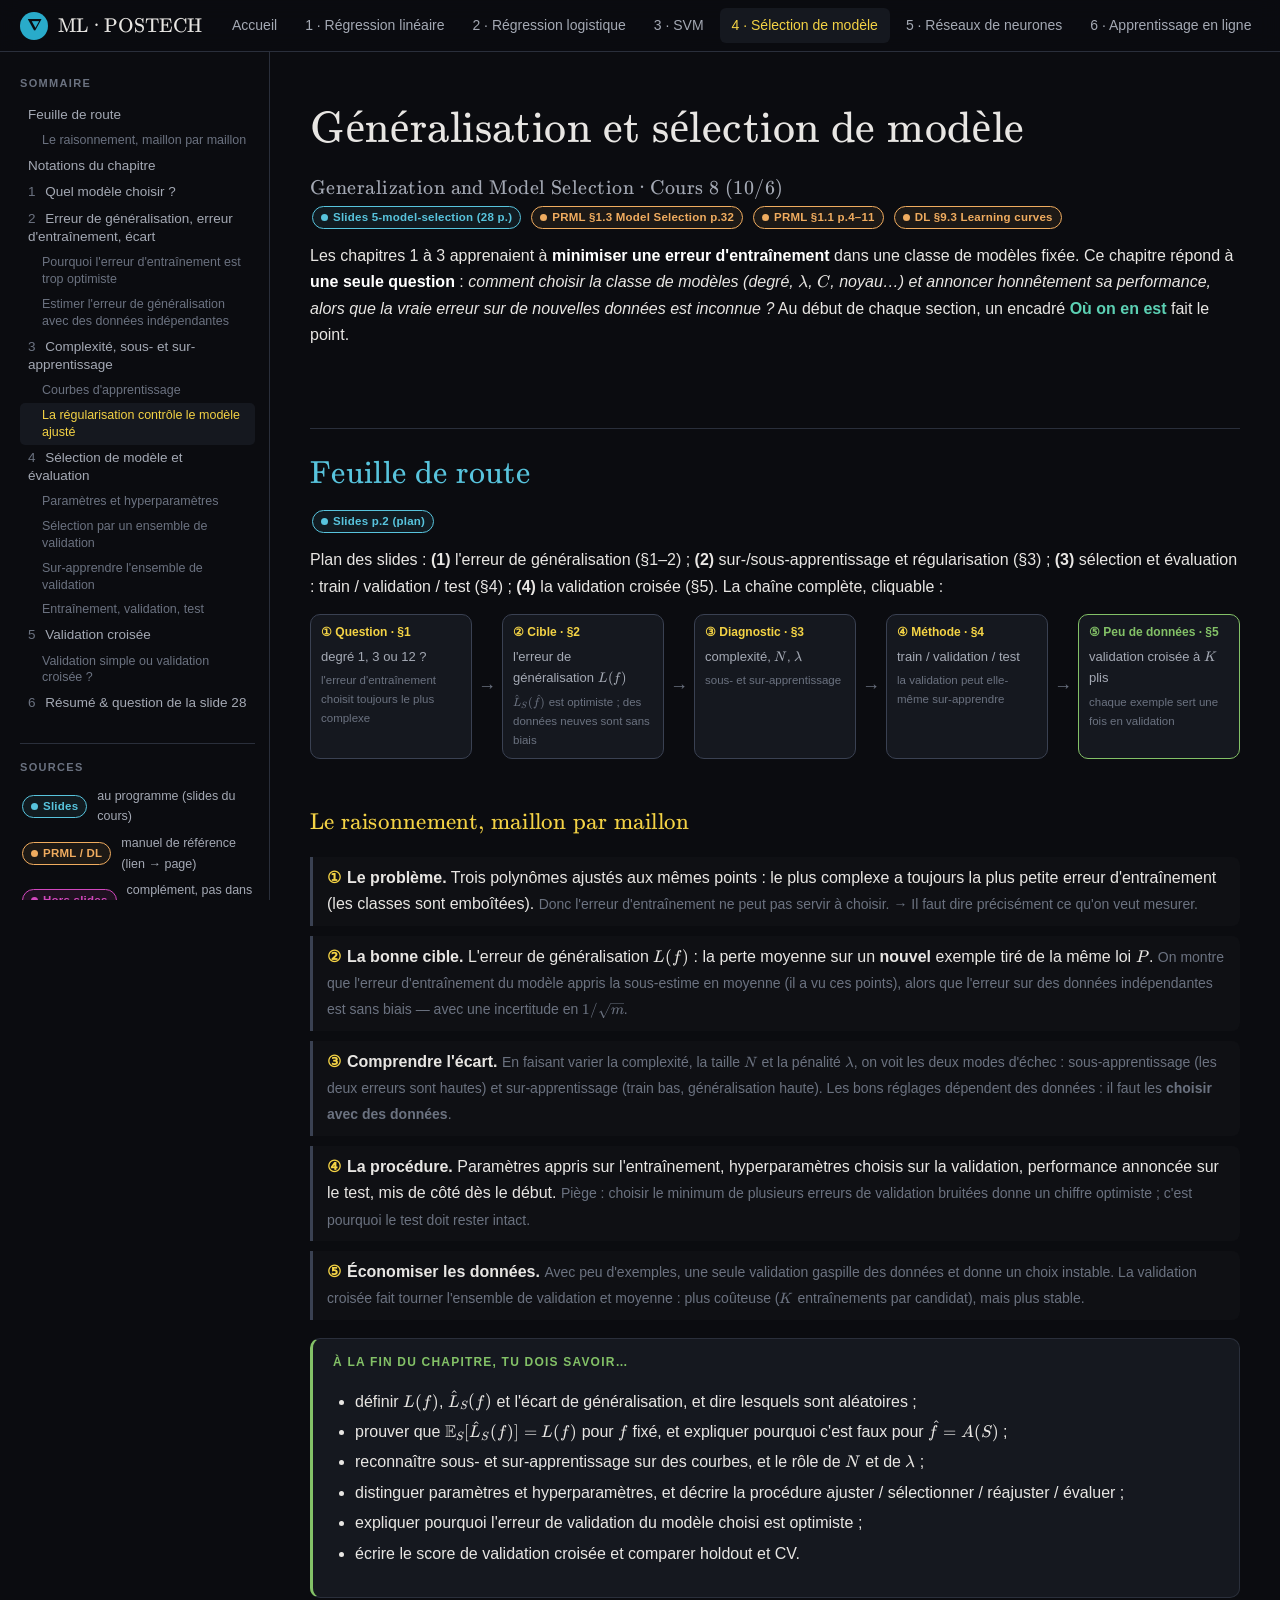
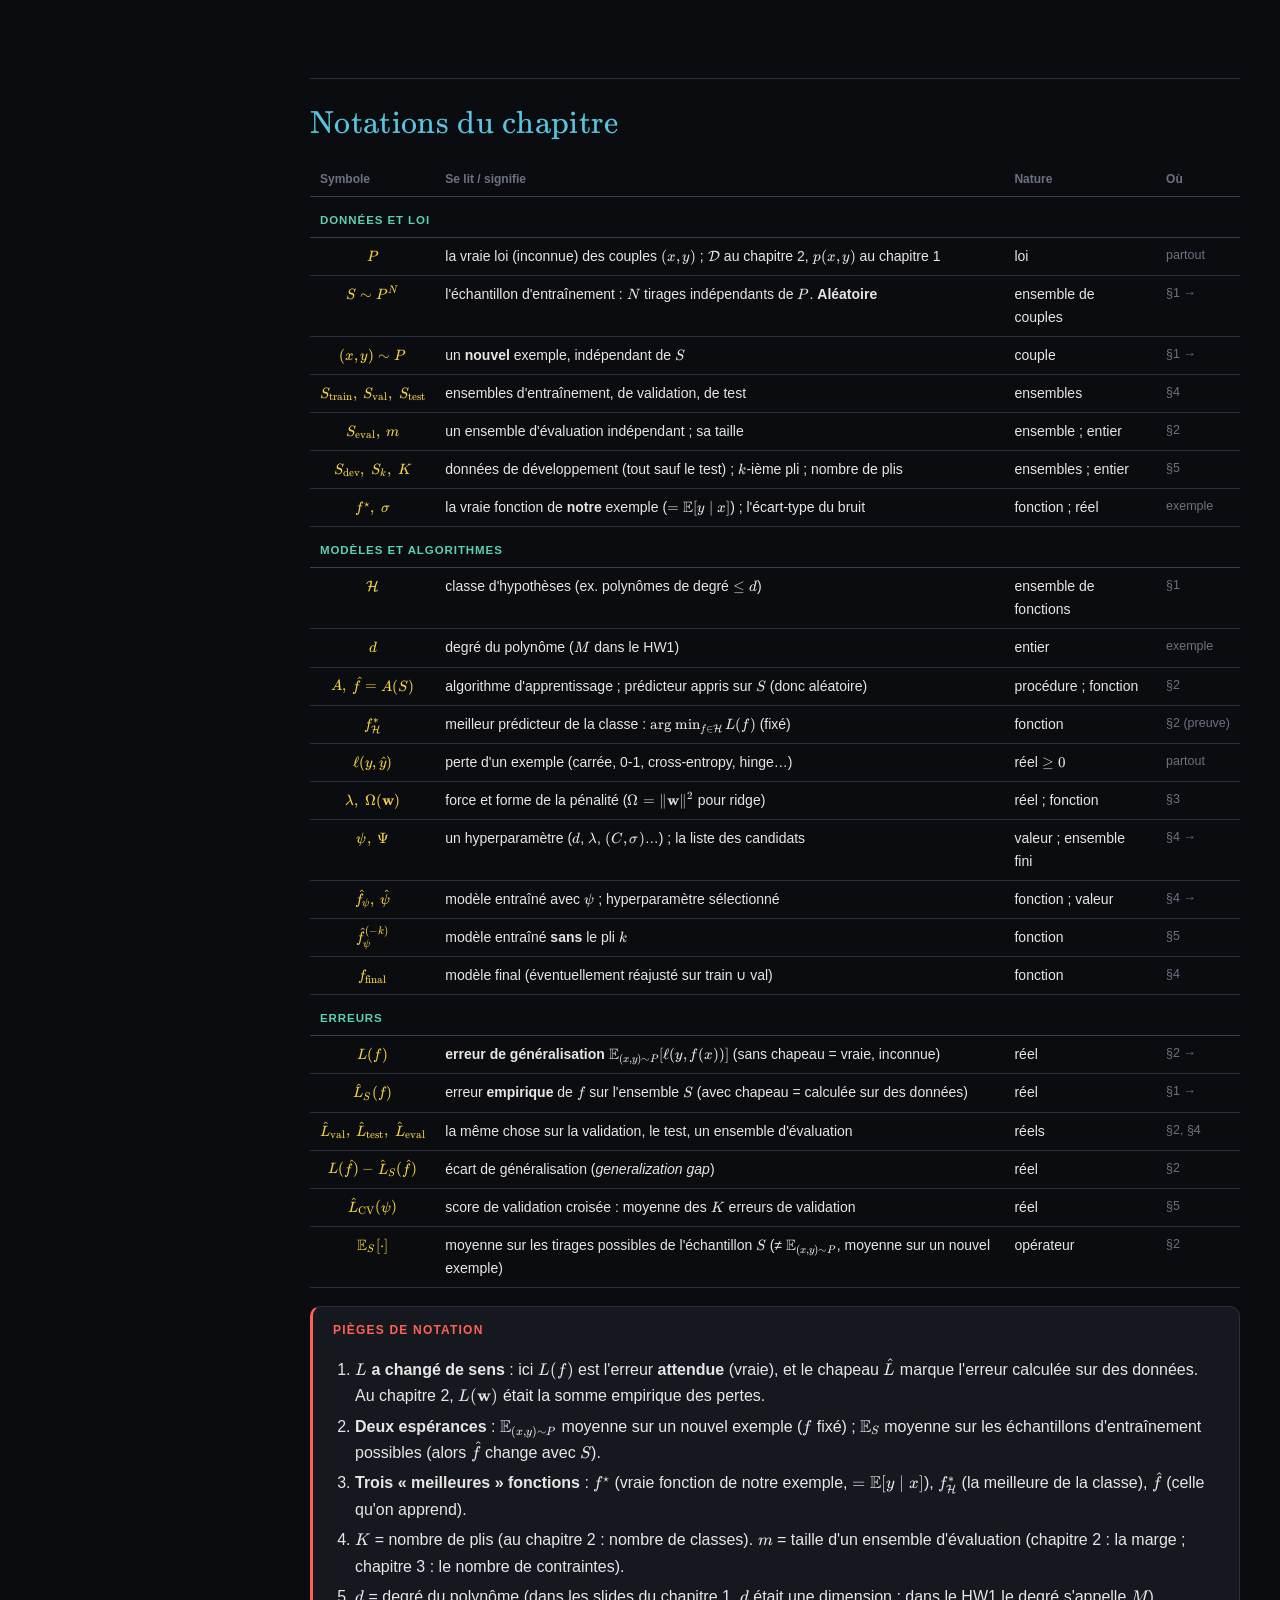
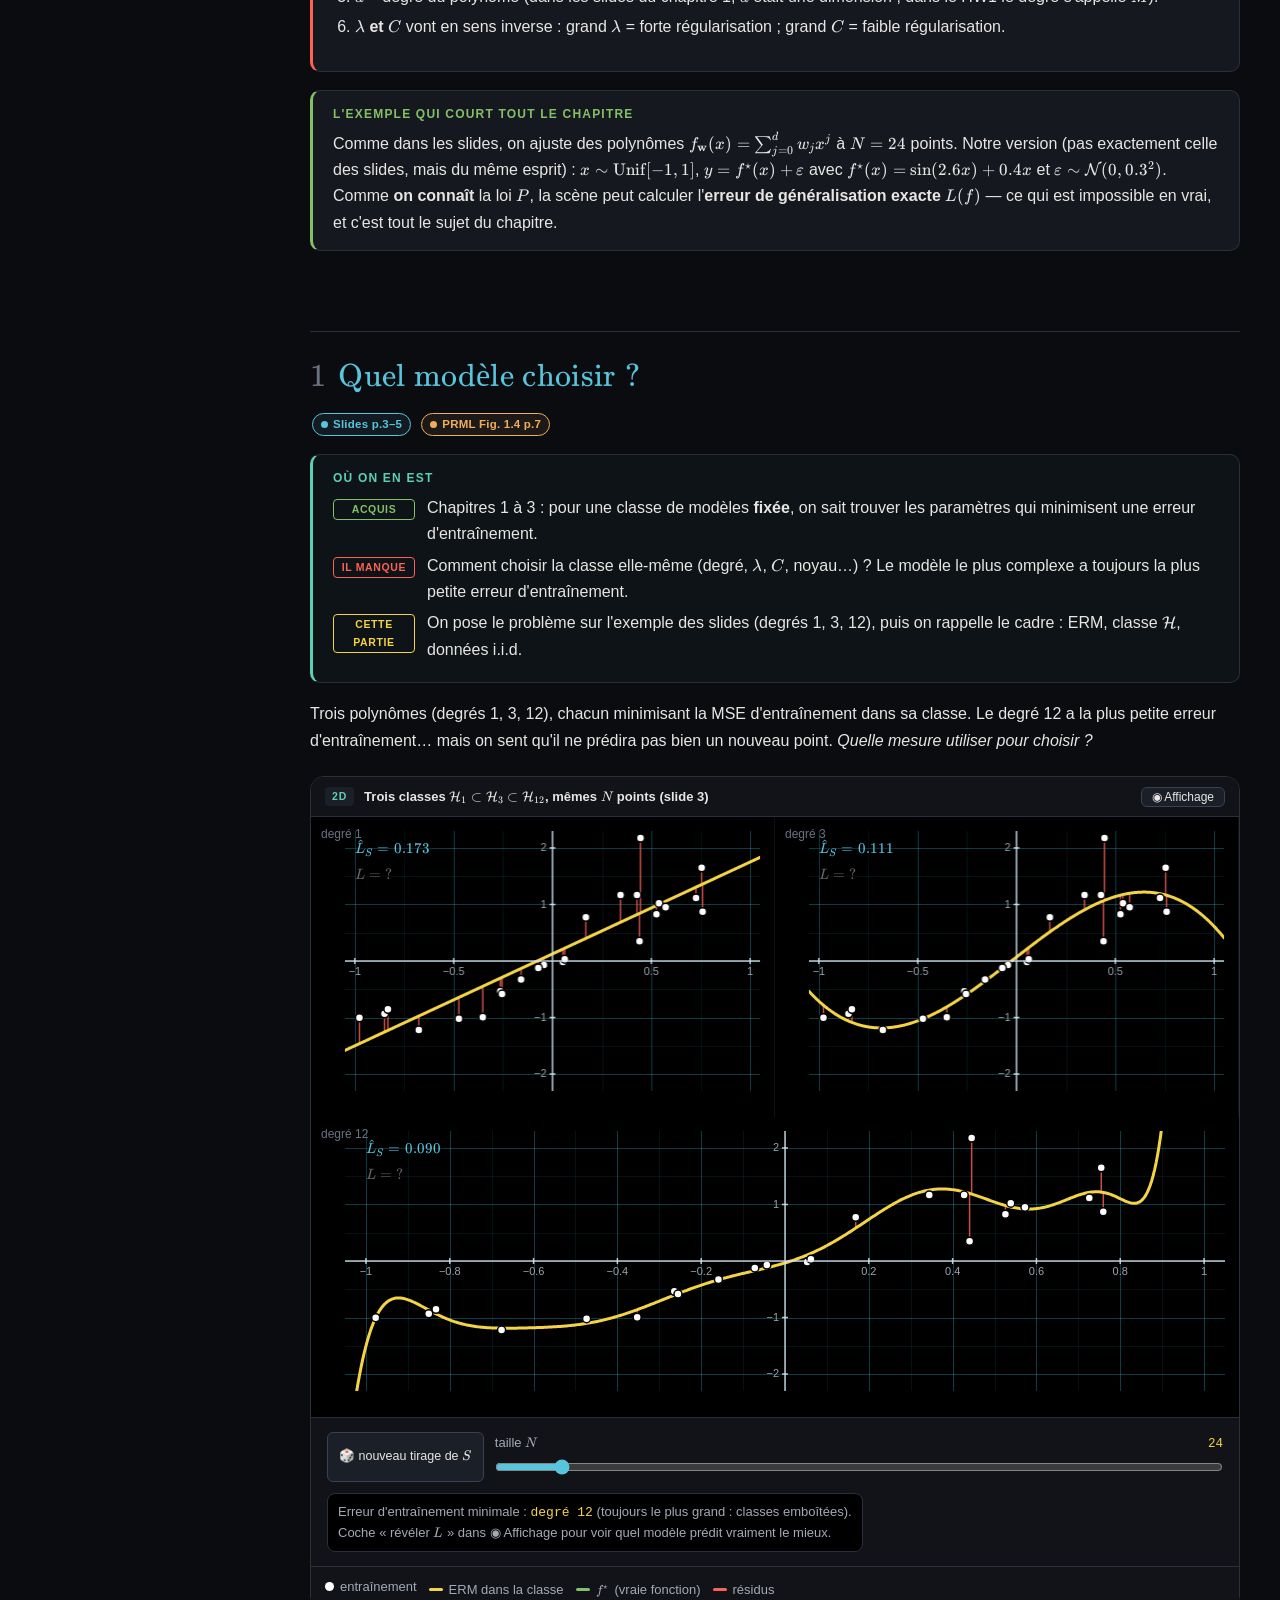
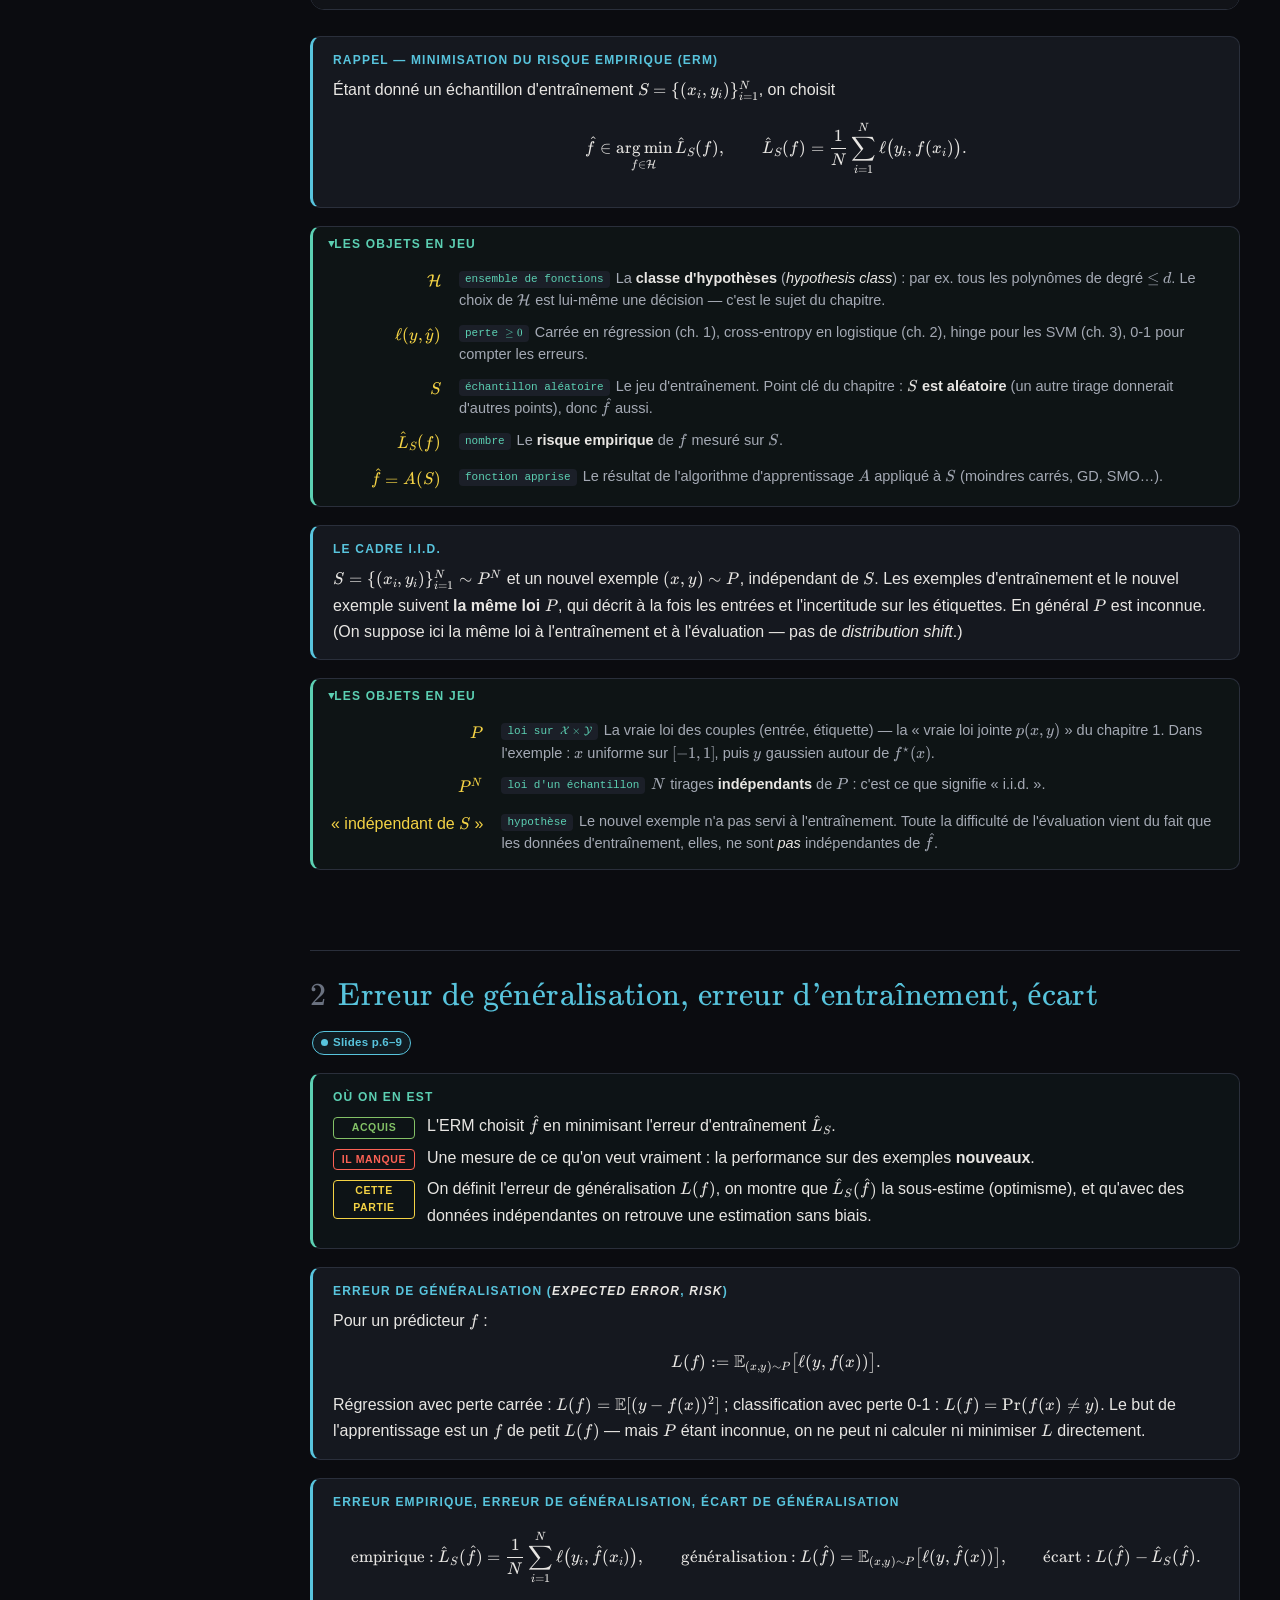
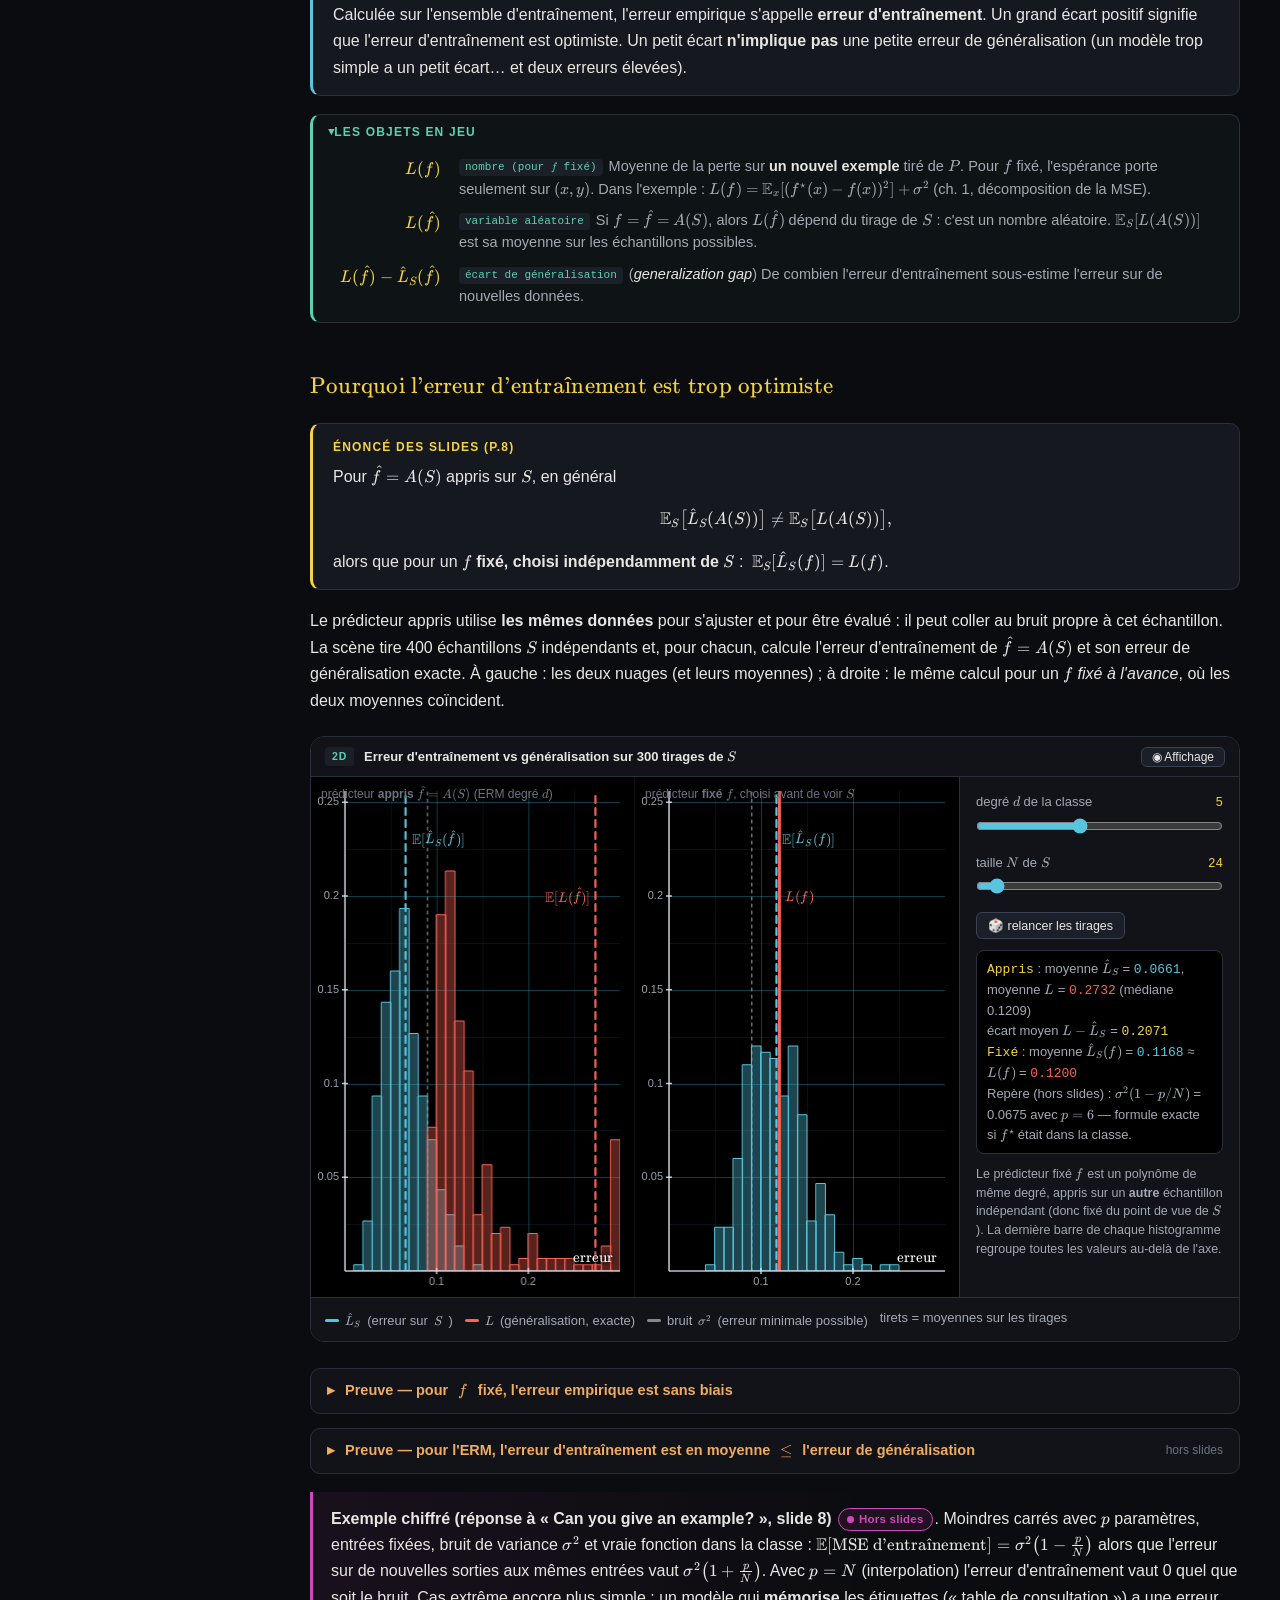
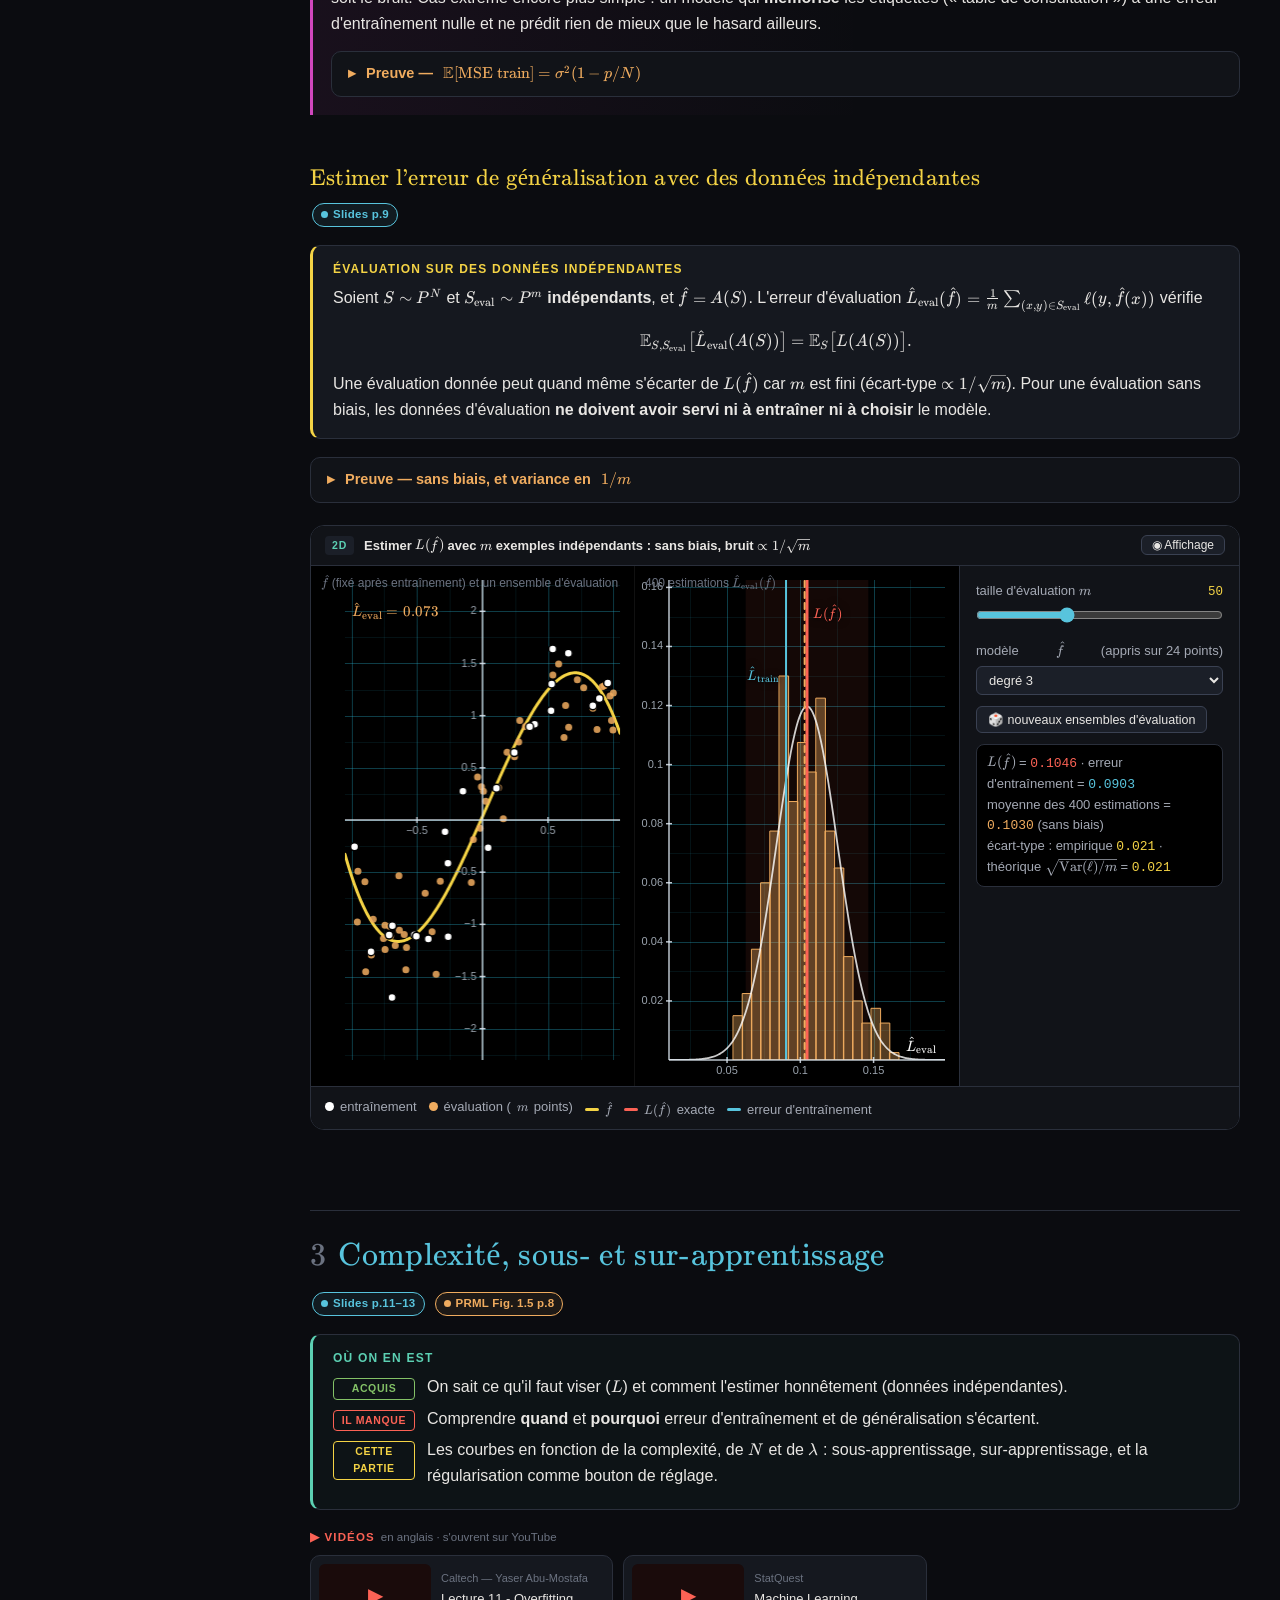
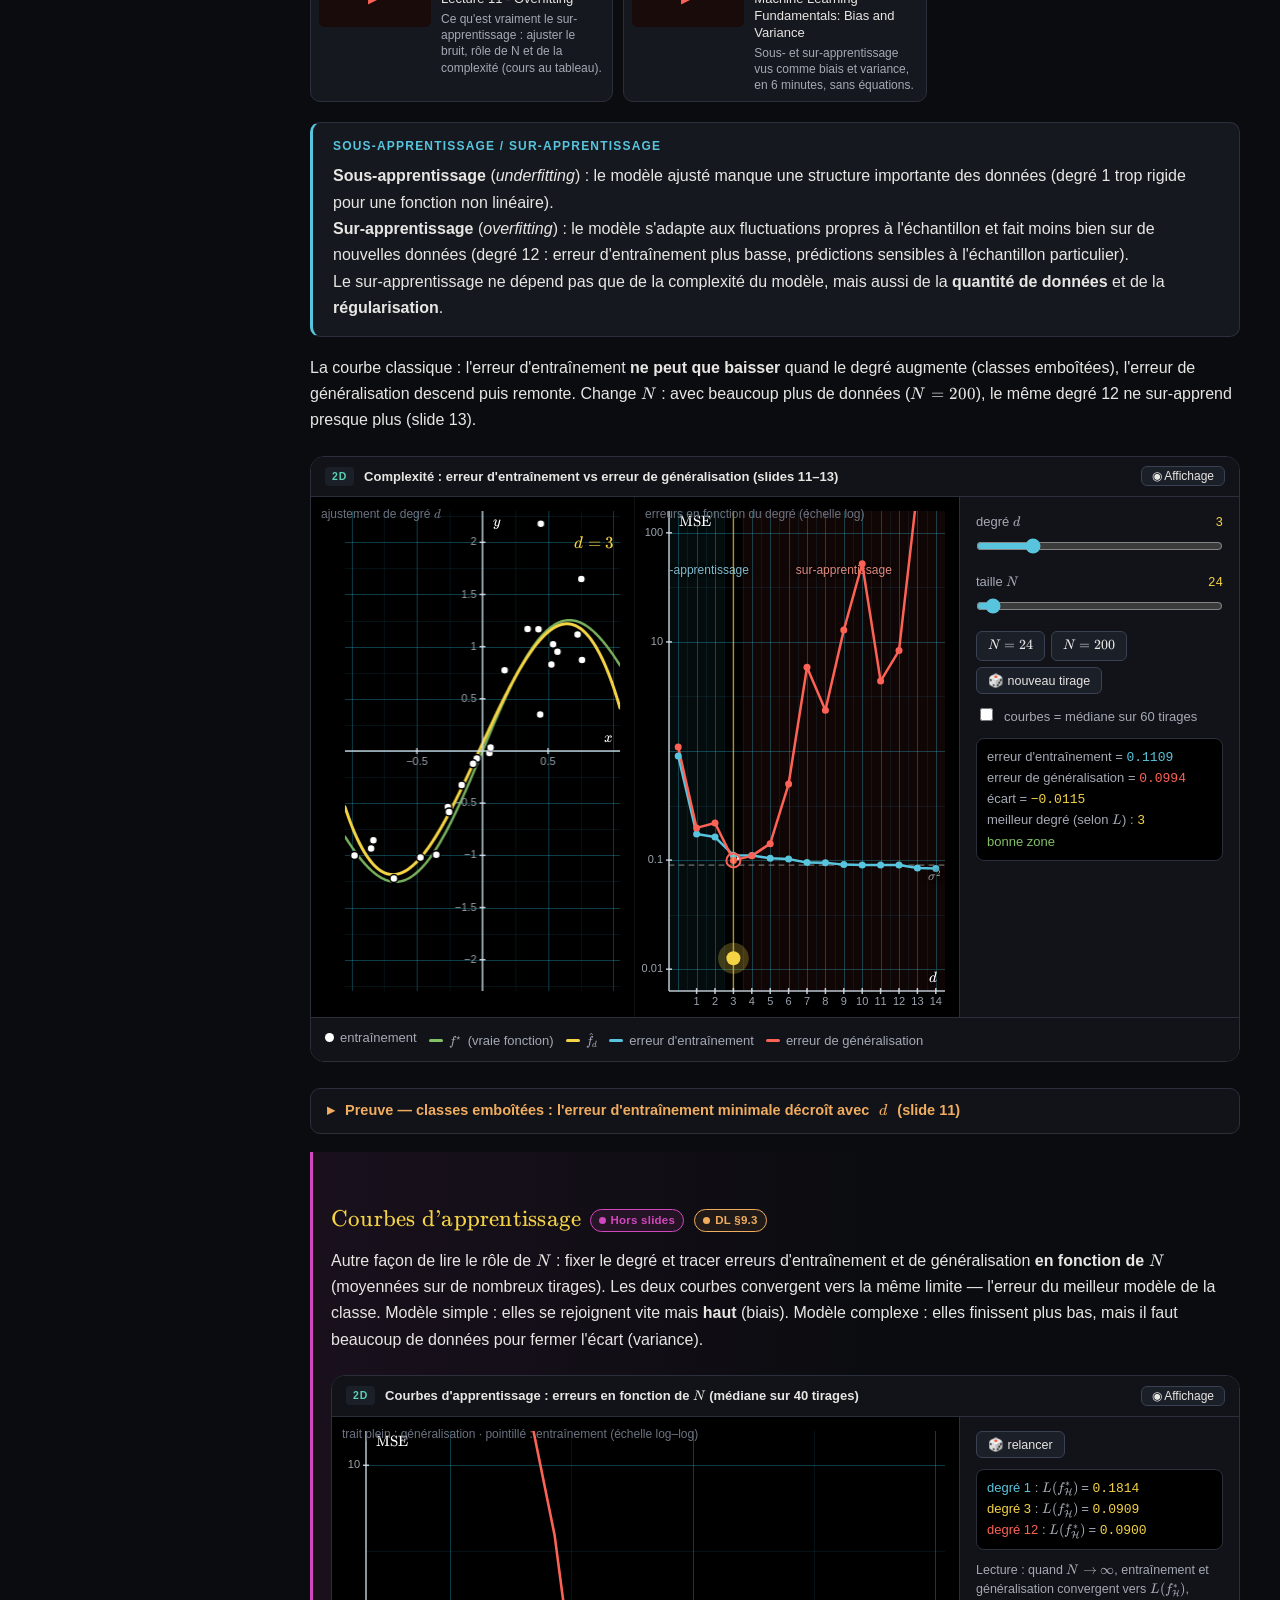
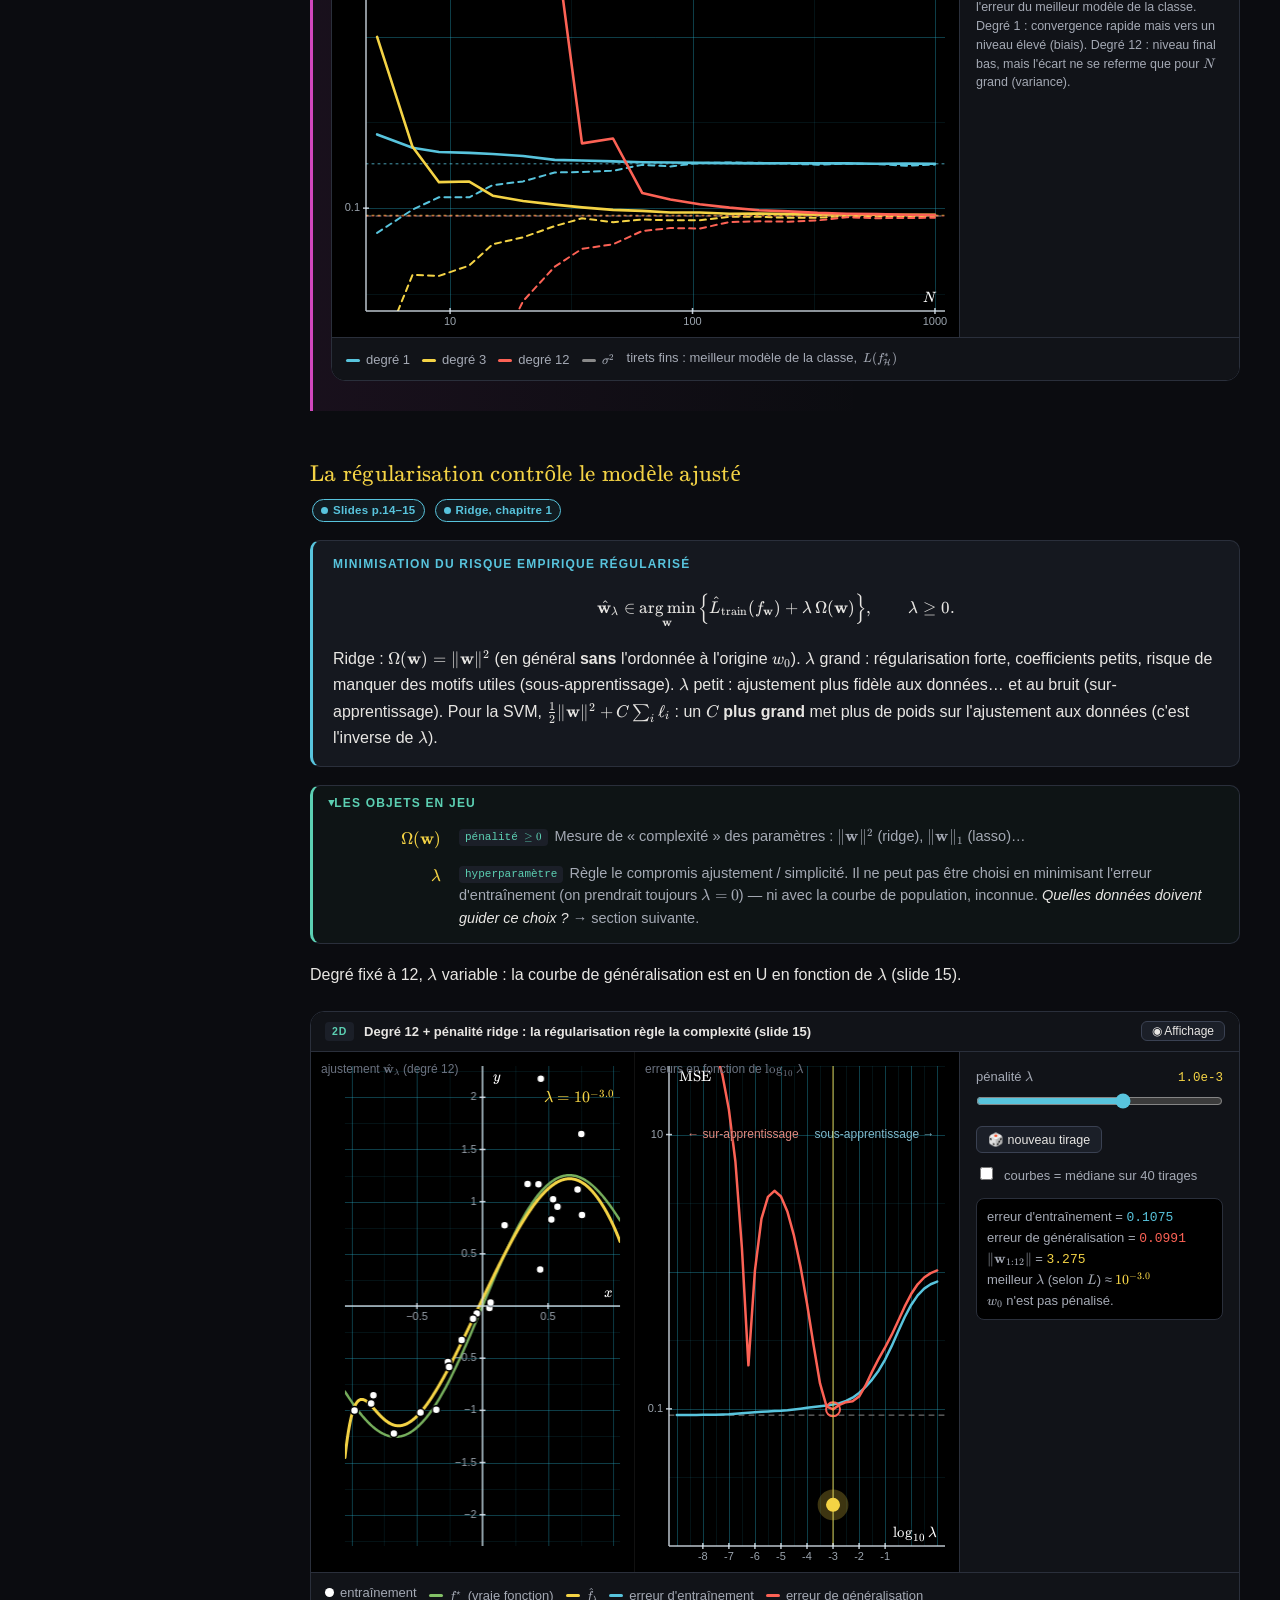
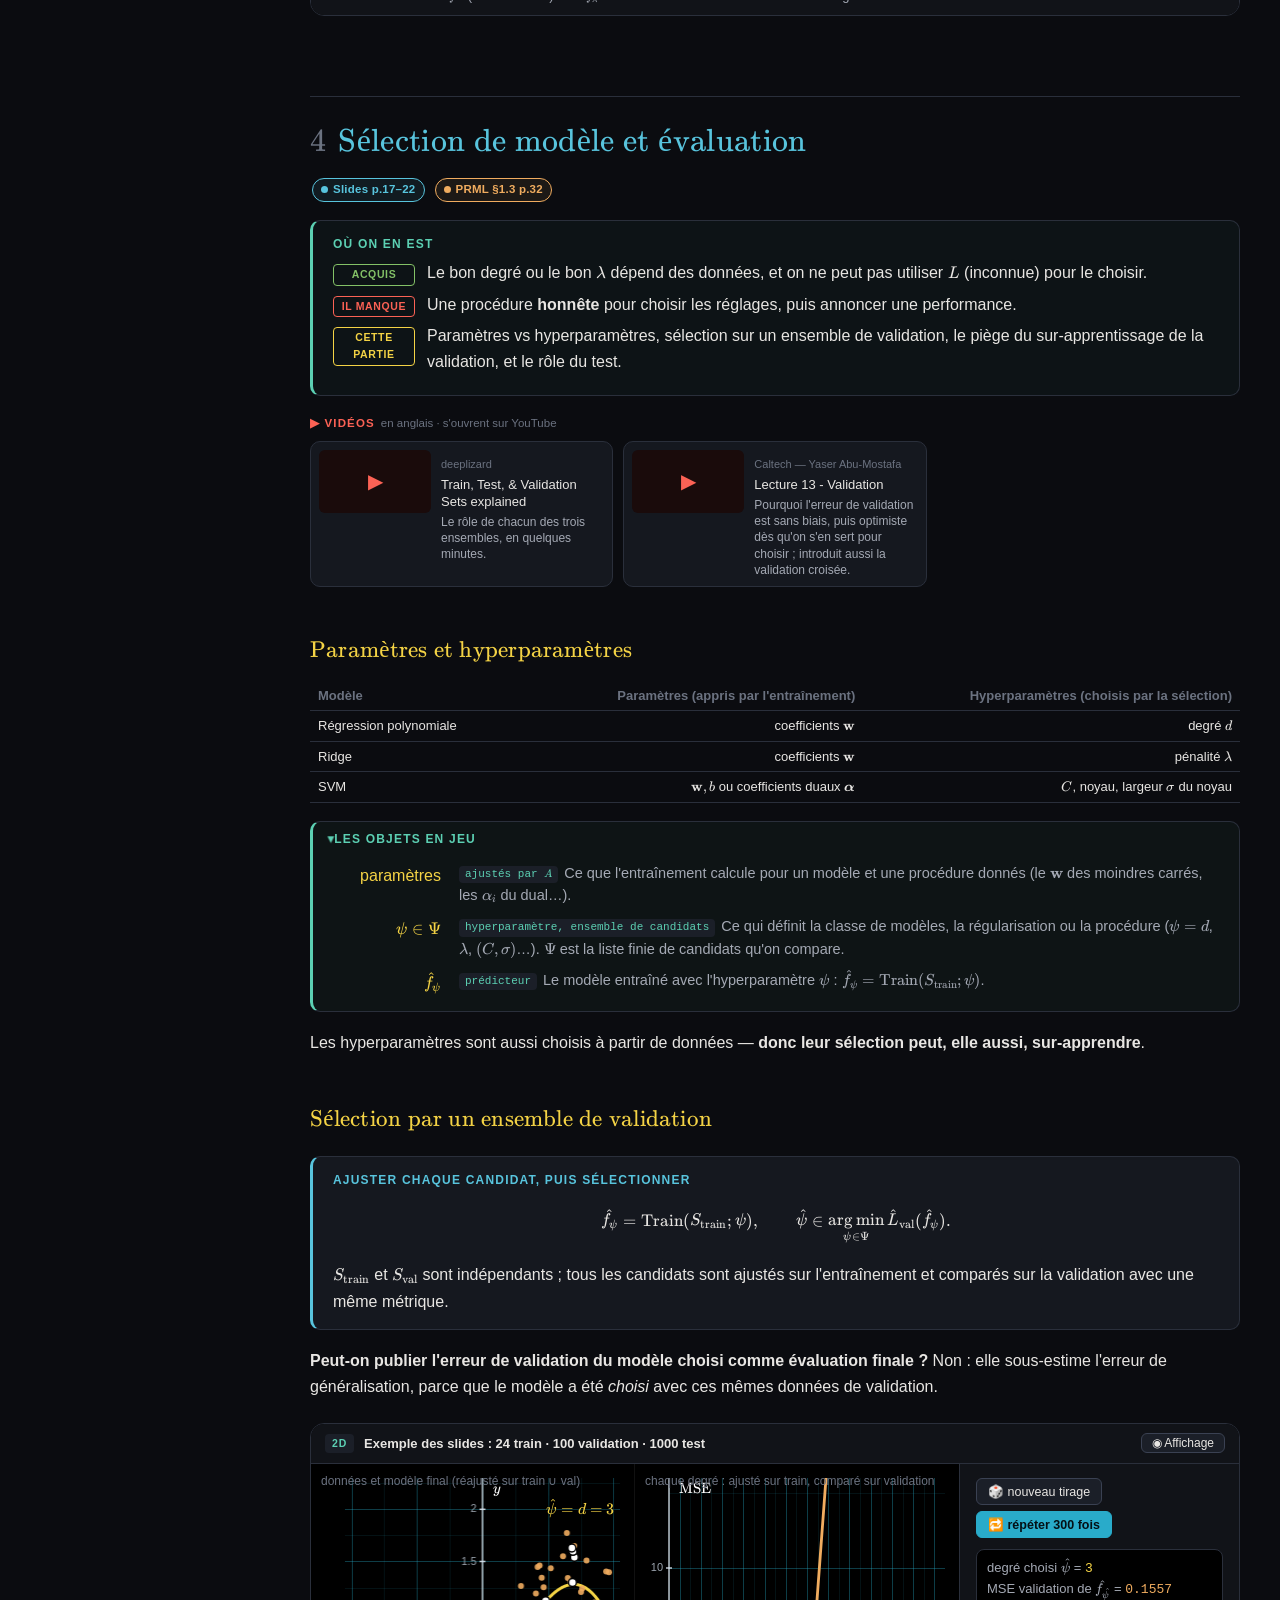
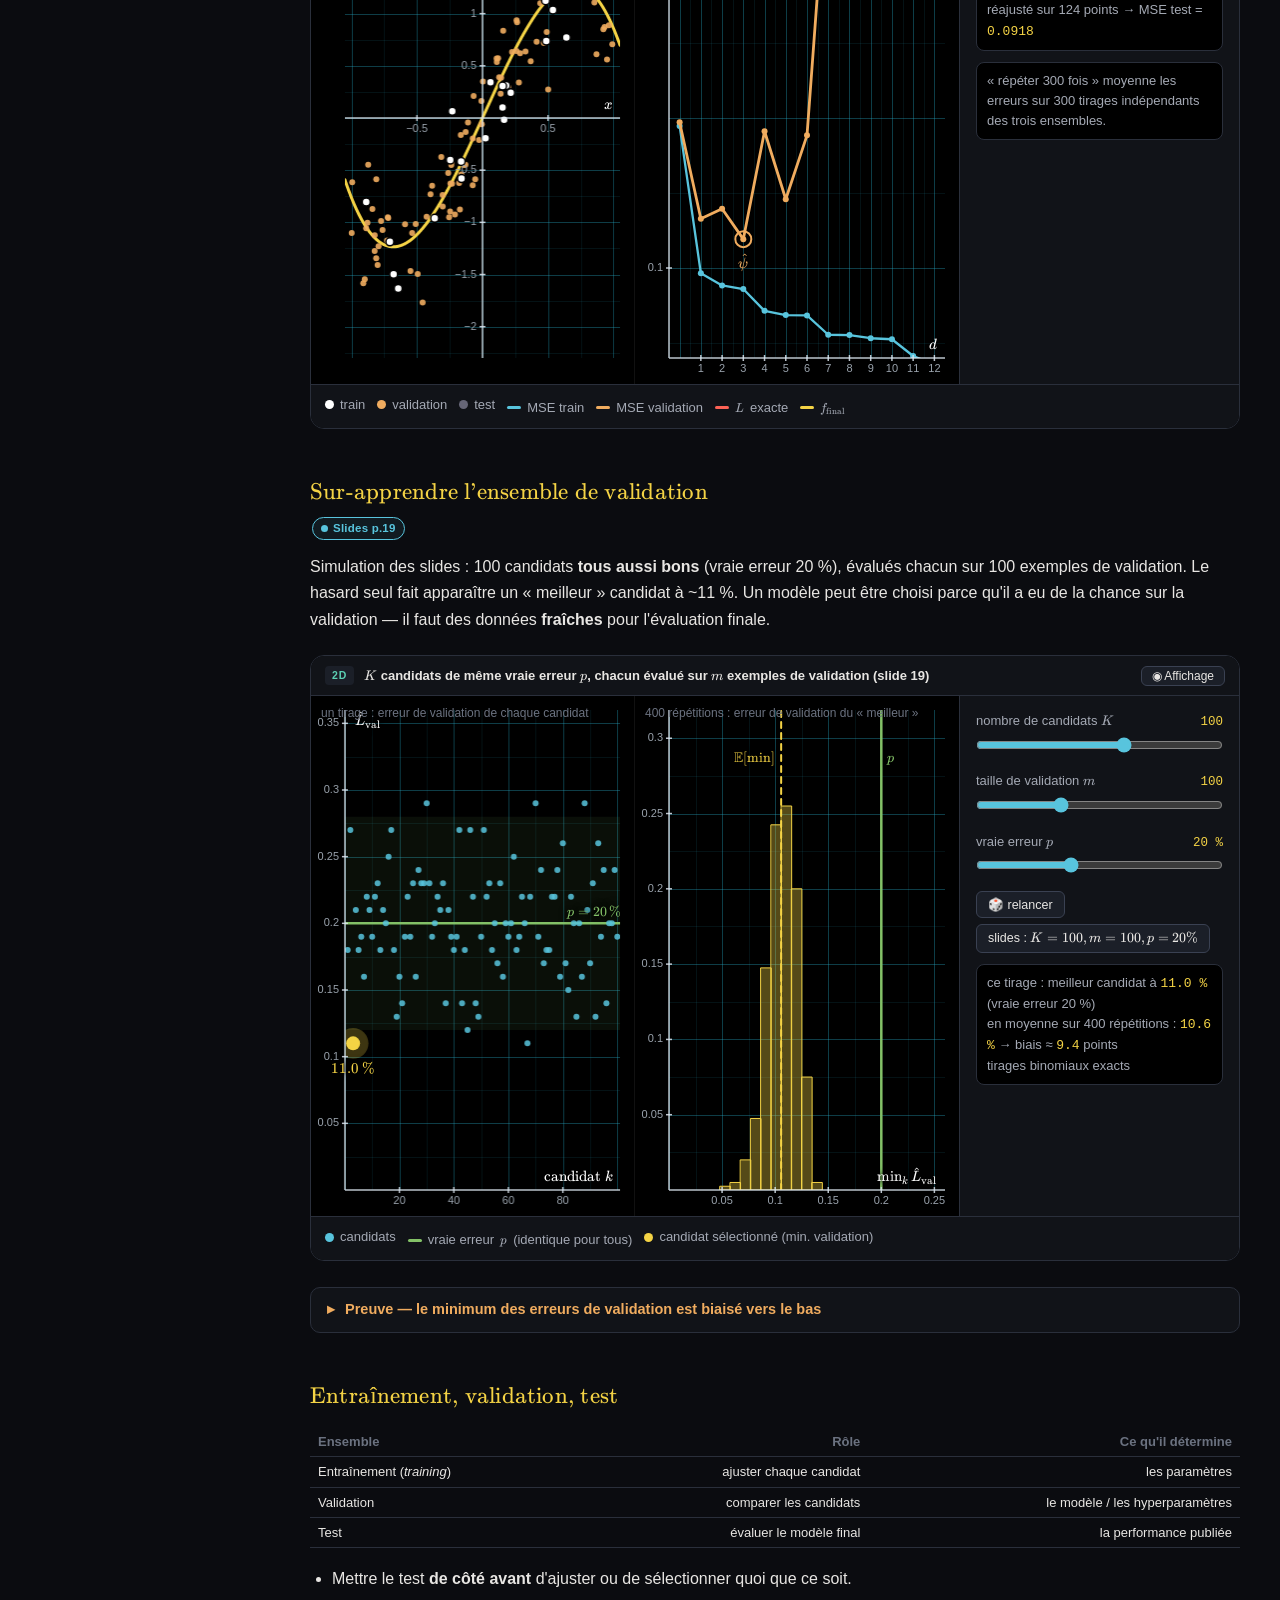
<file: model-selection.html>
<!DOCTYPE html>
<html lang="fr">
<head>
<meta charset="utf-8">
<meta name="viewport" content="width=device-width, initial-scale=1">
<title>Généralisation et sélection de modèle — Cours interactif ML</title>
<link rel="stylesheet" href="lib/katex/katex.min.css">
<link rel="stylesheet" href="css/style.css">
</head>
<body>

<header class="topbar">
  <a class="brand" href="index.html"><span class="pi">∇</span>ML · POSTECH</a>
  <nav>
    <a href="index.html">Accueil</a>
    <a href="linear-regression.html">1 · Régression linéaire</a>
    <a href="logistic-regression.html">2 · Régression logistique</a>
    <a href="svm.html">3 · SVM</a>
    <a href="model-selection.html" class="active">4 · Sélection de modèle</a>
    <a href="neural-networks.html">5 · Réseaux de neurones</a>
    <a href="online-learning.html">6 · Apprentissage en ligne</a>
    <a href="vae.html">7 · VAE</a>
    <a href="transformers.html">8 · Transformers</a>
    <a href="kmeans.html">9 · k-means &amp; EM</a>
    <a href="exercises.html">Entraînement</a>
    <a class="local-only" href="homework.html">Devoirs</a>
  </nav>
</header>

<div class="layout">
<aside class="sidebar">
  <h4>Sommaire</h4>
  <div class="toc"></div>
  <div class="legend">
    <h4>Sources</h4>
    <div><span class="src slides">Slides</span> au programme (slides du cours)</div>
    <div><span class="src book">PRML / DL</span> manuel de référence (lien → page)</div>
    <div><span class="src extra">Hors slides</span> complément, pas dans les slides</div>
  </div>
</aside>

<main class="content"><div class="content-inner">

<h1>Généralisation et sélection de modèle<span class="sub">Generalization and Model Selection · Cours 8 (10/6)</span></h1>
<div class="sources">
  <a class="src slides" href="../Slides/5-model-selection.pdf" target="_blank">Slides 5-model-selection (28 p.)</a>
  <a class="src book" href="../Textbooks/Pattern%20Recognition%20and%20Machine%20Learning.pdf#page=52" target="_blank">PRML §1.3 Model Selection p.32</a>
  <a class="src book" href="../Textbooks/Pattern%20Recognition%20and%20Machine%20Learning.pdf#page=24" target="_blank">PRML §1.1 p.4–11</a>
  <a class="src book" href="../Textbooks/Deep%20Learning%20-%20Foundations%20and%20Concepts.pdf#page=283" target="_blank">DL §9.3 Learning curves</a>
</div>

<p>Les chapitres 1 à 3 apprenaient à <strong>minimiser une erreur d'entraînement</strong> dans une classe de modèles fixée. Ce chapitre répond à <strong>une seule question</strong> : <em>comment choisir la classe de modèles (degré, $\lambda$, $C$, noyau…) et annoncer honnêtement sa performance, alors que la vraie erreur sur de nouvelles données est inconnue ?</em> Au début de chaque section, un encadré <span class="c-teal"><b>Où on en est</b></span> fait le point.</p>

<h2 id="roadmap">Feuille de route</h2>
<div class="sources"><a class="src slides" href="../Slides/5-model-selection.pdf#page=2" target="_blank">Slides p.2 (plan)</a></div>
<p>Plan des slides : <b>(1)</b> l'erreur de généralisation (§1–2) ; <b>(2)</b> sur-/sous-apprentissage et régularisation (§3) ; <b>(3)</b> sélection et évaluation : train / validation / test (§4) ; <b>(4)</b> la validation croisée (§5). La chaîne complète, cliquable :</p>
<div class="flow">
<a class="st" href="#choose"><b>① Question · §1</b>degré 1, 3 ou 12 ?<i>l'erreur d'entraînement choisit toujours le plus complexe</i></a><div class="ar">→</div>
<a class="st" href="#generalization"><b>② Cible · §2</b>l'erreur de généralisation $L(f)$<i>$\hL_S(\hat f)$ est optimiste ; des données neuves sont sans biais</i></a><div class="ar">→</div>
<a class="st" href="#complexity"><b>③ Diagnostic · §3</b>complexité, $N$, $\lambda$<i>sous- et sur-apprentissage</i></a><div class="ar">→</div>
<a class="st" href="#selection"><b>④ Méthode · §4</b>train / validation / test<i>la validation peut elle-même sur-apprendre</i></a><div class="ar">→</div>
<a class="st goal" href="#cv"><b>⑤ Peu de données · §5</b>validation croisée à $K$ plis<i>chaque exemple sert une fois en validation</i></a>
</div>

<h3 id="roadmap-why">Le raisonnement, maillon par maillon</h3>
<ol class="plan">
<li><span class="n">①</span><b>Le problème.</b> Trois polynômes ajustés aux mêmes points : le plus complexe a toujours la plus petite erreur d'entraînement (les classes sont emboîtées). <span class="why">Donc l'erreur d'entraînement ne peut pas servir à choisir. → Il faut dire précisément ce qu'on veut mesurer.</span></li>
<li><span class="n">②</span><b>La bonne cible.</b> L'erreur de généralisation $L(f)$ : la perte moyenne sur un <b>nouvel</b> exemple tiré de la même loi $P$. <span class="why">On montre que l'erreur d'entraînement du modèle appris la sous-estime en moyenne (il a vu ces points), alors que l'erreur sur des données indépendantes est sans biais — avec une incertitude en $1/\sqrt m$.</span></li>
<li><span class="n">③</span><b>Comprendre l'écart.</b> <span class="why">En faisant varier la complexité, la taille $N$ et la pénalité $\lambda$, on voit les deux modes d'échec : sous-apprentissage (les deux erreurs sont hautes) et sur-apprentissage (train bas, généralisation haute). Les bons réglages dépendent des données : il faut les <b>choisir avec des données</b>.</span></li>
<li><span class="n">④</span><b>La procédure.</b> Paramètres appris sur l'entraînement, hyperparamètres choisis sur la validation, performance annoncée sur le test, mis de côté dès le début. <span class="why">Piège : choisir le minimum de plusieurs erreurs de validation bruitées donne un chiffre optimiste ; c'est pourquoi le test doit rester intact.</span></li>
<li><span class="n">⑤</span><b>Économiser les données.</b> <span class="why">Avec peu d'exemples, une seule validation gaspille des données et donne un choix instable. La validation croisée fait tourner l'ensemble de validation et moyenne : plus coûteuse ($K$ entraînements par candidat), mais plus stable.</span></li>
</ol>

<div class="box intu"><div class="box-title">À la fin du chapitre, tu dois savoir…</div>
<ul>
<li>définir $L(f)$, $\hL_S(f)$ et l'écart de généralisation, et dire lesquels sont aléatoires ;</li>
<li>prouver que $\E_S[\hL_S(f)] = L(f)$ pour $f$ fixé, et expliquer pourquoi c'est faux pour $\hat f = A(S)$ ;</li>
<li>reconnaître sous- et sur-apprentissage sur des courbes, et le rôle de $N$ et de $\lambda$ ;</li>
<li>distinguer paramètres et hyperparamètres, et décrire la procédure ajuster / sélectionner / réajuster / évaluer ;</li>
<li>expliquer pourquoi l'erreur de validation du modèle choisi est optimiste ;</li>
<li>écrire le score de validation croisée et comparer holdout et CV.</li>
</ul></div>

<div class="box hw local-only"><div class="box-title">Où se trouve chaque question du HW4 dans ce chapitre</div>
P1.(1)–(2) entraînement vs généralisation → <a href="#generalization">§2</a>, <a href="#optimism">optimisme</a>, <a href="#learning-curves">courbes d'apprentissage</a> · P1.(3) évaluation indépendante → <a href="#evaluation">§2</a> · P2.(1) scores de CV → <a href="#complexity">§3</a>, <a href="#cv">§5</a> · P2.(2) régularisation → <a href="#regularization">§3</a> · P2.(3) minimum de CV → <a href="#val-overfit">sur-apprendre la validation</a>, <a href="#split">test</a>. Indices et corrigés : <a href="homework.html#hw4">page Devoirs</a>.
</div>

<h2 id="notations">Notations du chapitre</h2>
<div class="notation-wrap"><table class="notation">
<thead><tr><th>Symbole</th><th>Se lit / signifie</th><th>Nature</th><th>Où</th></tr></thead>
<tbody>
<tr class="grp"><td colspan="4">Données et loi</td></tr>
<tr><td>$P$</td><td>la vraie loi (inconnue) des couples $(x,y)$ ; $\mathcal D$ au chapitre 2, $p(x,y)$ au chapitre 1</td><td>loi</td><td class="where">partout</td></tr>
<tr><td>$S\sim P^N$</td><td>l'échantillon d'entraînement : $N$ tirages indépendants de $P$. <b>Aléatoire</b></td><td>ensemble de couples</td><td class="where">§1 →</td></tr>
<tr><td>$(x,y)\sim P$</td><td>un <b>nouvel</b> exemple, indépendant de $S$</td><td>couple</td><td class="where">§1 →</td></tr>
<tr><td>$S_{\text{train}},\ S_{\text{val}},\ S_{\text{test}}$</td><td>ensembles d'entraînement, de validation, de test</td><td>ensembles</td><td class="where">§4</td></tr>
<tr><td>$S_{\text{eval}},\ m$</td><td>un ensemble d'évaluation indépendant ; sa taille</td><td>ensemble ; entier</td><td class="where">§2</td></tr>
<tr><td>$S_{\text{dev}},\ S_k,\ K$</td><td>données de développement (tout sauf le test) ; $k$-ième pli ; nombre de plis</td><td>ensembles ; entier</td><td class="where">§5</td></tr>
<tr><td>$f^\star,\ \sigma$</td><td>la vraie fonction de <b>notre</b> exemple ($= \E[y\mid x]$) ; l'écart-type du bruit</td><td>fonction ; réel</td><td class="where">exemple</td></tr>
<tr class="grp"><td colspan="4">Modèles et algorithmes</td></tr>
<tr><td>$\mathcal H$</td><td>classe d'hypothèses (ex. polynômes de degré $\le d$)</td><td>ensemble de fonctions</td><td class="where">§1</td></tr>
<tr><td>$d$</td><td>degré du polynôme ($M$ dans le HW1)</td><td>entier</td><td class="where">exemple</td></tr>
<tr><td>$A,\ \hat f = A(S)$</td><td>algorithme d'apprentissage ; prédicteur appris sur $S$ (donc aléatoire)</td><td>procédure ; fonction</td><td class="where">§2</td></tr>
<tr><td>$f^*_{\mathcal H}$</td><td>meilleur prédicteur de la classe : $\argmin_{f\in\mathcal H}L(f)$ (fixé)</td><td>fonction</td><td class="where">§2 (preuve)</td></tr>
<tr><td>$\ell(y,\hat y)$</td><td>perte d'un exemple (carrée, 0-1, cross-entropy, hinge…)</td><td>réel $\ge0$</td><td class="where">partout</td></tr>
<tr><td>$\lambda,\ \Omega(\bw)$</td><td>force et forme de la pénalité ($\Omega = \|\bw\|^2$ pour ridge)</td><td>réel ; fonction</td><td class="where">§3</td></tr>
<tr><td>$\psi,\ \Psi$</td><td>un hyperparamètre ($d$, $\lambda$, $(C,\sigma)$…) ; la liste des candidats</td><td>valeur ; ensemble fini</td><td class="where">§4 →</td></tr>
<tr><td>$\hat f_\psi,\ \hat\psi$</td><td>modèle entraîné avec $\psi$ ; hyperparamètre sélectionné</td><td>fonction ; valeur</td><td class="where">§4 →</td></tr>
<tr><td>$\hat f_\psi^{(-k)}$</td><td>modèle entraîné <b>sans</b> le pli $k$</td><td>fonction</td><td class="where">§5</td></tr>
<tr><td>$f_{\text{final}}$</td><td>modèle final (éventuellement réajusté sur train ∪ val)</td><td>fonction</td><td class="where">§4</td></tr>
<tr class="grp"><td colspan="4">Erreurs</td></tr>
<tr><td>$L(f)$</td><td><b>erreur de généralisation</b> $\E_{(x,y)\sim P}[\ell(y,f(x))]$ (sans chapeau = vraie, inconnue)</td><td>réel</td><td class="where">§2 →</td></tr>
<tr><td>$\hL_S(f)$</td><td>erreur <b>empirique</b> de $f$ sur l'ensemble $S$ (avec chapeau = calculée sur des données)</td><td>réel</td><td class="where">§1 →</td></tr>
<tr><td>$\hL_{\text{val}},\ \hL_{\text{test}},\ \hL_{\text{eval}}$</td><td>la même chose sur la validation, le test, un ensemble d'évaluation</td><td>réels</td><td class="where">§2, §4</td></tr>
<tr><td>$L(\hat f)-\hL_S(\hat f)$</td><td>écart de généralisation (<em>generalization gap</em>)</td><td>réel</td><td class="where">§2</td></tr>
<tr><td>$\hL_{\text{CV}}(\psi)$</td><td>score de validation croisée : moyenne des $K$ erreurs de validation</td><td>réel</td><td class="where">§5</td></tr>
<tr><td>$\E_S[\cdot]$</td><td>moyenne sur les tirages possibles de l'échantillon $S$ (≠ $\E_{(x,y)\sim P}$, moyenne sur un nouvel exemple)</td><td>opérateur</td><td class="where">§2</td></tr>
</tbody></table></div>

<div class="box warn"><div class="box-title">Pièges de notation</div>
<ol>
<li><b>$L$ a changé de sens</b> : ici $L(f)$ est l'erreur <b>attendue</b> (vraie), et le chapeau $\hL$ marque l'erreur calculée sur des données. Au chapitre 2, $L(\bw)$ était la somme empirique des pertes.</li>
<li><b>Deux espérances</b> : $\E_{(x,y)\sim P}$ moyenne sur un nouvel exemple ($f$ fixé) ; $\E_S$ moyenne sur les échantillons d'entraînement possibles (alors $\hat f$ change avec $S$).</li>
<li><b>Trois « meilleures » fonctions</b> : $f^\star$ (vraie fonction de notre exemple, $= \E[y\mid x]$), $f^*_{\mathcal H}$ (la meilleure de la classe), $\hat f$ (celle qu'on apprend).</li>
<li><b>$K$</b> = nombre de plis (au chapitre 2 : nombre de classes). <b>$m$</b> = taille d'un ensemble d'évaluation (chapitre 2 : la marge ; chapitre 3 : le nombre de contraintes).</li>
<li><b>$d$</b> = degré du polynôme (dans les slides du chapitre 1, $d$ était une dimension ; dans le HW1 le degré s'appelle $M$).</li>
<li><b>$\lambda$ et $C$</b> vont en sens inverse : grand $\lambda$ = forte régularisation ; grand $C$ = faible régularisation.</li>
</ol></div>

<div class="box intu"><div class="box-title">L'exemple qui court tout le chapitre</div>
Comme dans les slides, on ajuste des polynômes $f_\bw(x) = \sum_{j=0}^dw_jx^j$ à $N = 24$ points. Notre version (pas exactement celle des slides, mais du même esprit) : $x\sim\mathrm{Unif}[-1,1]$, $y = f^\star(x) + \varepsilon$ avec $f^\star(x) = \sin(2.6x) + 0.4x$ et $\varepsilon\sim\N(0, 0.3^2)$. Comme <b>on connaît</b> la loi $P$, la scène peut calculer l'<b>erreur de généralisation exacte</b> $L(f)$ — ce qui est impossible en vrai, et c'est tout le sujet du chapitre.
</div>

<!-- ===================================================================== -->
<h2 id="choose"><span class="num">1</span>Quel modèle choisir ?</h2>
<div class="sources"><a class="src slides" href="../Slides/5-model-selection.pdf#page=3" target="_blank">Slides p.3–5</a><a class="src book" href="../Textbooks/Pattern%20Recognition%20and%20Machine%20Learning.pdf#page=27" target="_blank">PRML Fig. 1.4 p.7</a></div>
<div class="box road"><div class="box-title">Où on en est</div><div class="road-row"><span class="rk ok">Acquis</span><div>Chapitres 1 à 3 : pour une classe de modèles <b>fixée</b>, on sait trouver les paramètres qui minimisent une erreur d'entraînement.</div></div><div class="road-row"><span class="rk q">Il manque</span><div>Comment choisir la classe elle-même (degré, $\lambda$, $C$, noyau…) ? Le modèle le plus complexe a toujours la plus petite erreur d'entraînement.</div></div><div class="road-row"><span class="rk go">Cette partie</span><div>On pose le problème sur l'exemple des slides (degrés 1, 3, 12), puis on rappelle le cadre : ERM, classe $\mathcal H$, données i.i.d.</div></div></div>
<p>Trois polynômes (degrés 1, 3, 12), chacun minimisant la MSE d'entraînement dans sa classe. Le degré 12 a la plus petite erreur d'entraînement… mais on sent qu'il ne prédira pas bien un nouveau point. <em>Quelle mesure utiliser pour choisir ?</em></p>
<div data-scene="ms-choose"></div>

<div class="box def"><div class="box-title">Rappel — minimisation du risque empirique (ERM)</div>
Étant donné un échantillon d'entraînement $S = \{(x_i,y_i)\}_{i=1}^N$, on choisit
$$\hat f\in\argmin_{f\in\mathcal H}\hL_S(f),\qquad \hL_S(f) = \frac1N\sum_{i=1}^N\ell\big(y_i, f(x_i)\big).$$
</div>
<details class="objs" open><summary>Les objets en jeu</summary><dl>
<dt>$\mathcal H$</dt><dd><span class="ty">ensemble de fonctions</span>La <b>classe d'hypothèses</b> (<em>hypothesis class</em>) : par ex. tous les polynômes de degré $\le d$. Le choix de $\mathcal H$ est lui-même une décision — c'est le sujet du chapitre.</dd>
<dt>$\ell(y,\hat y)$</dt><dd><span class="ty">perte $\ge0$</span>Carrée en régression (ch. 1), cross-entropy en logistique (ch. 2), hinge pour les SVM (ch. 3), 0-1 pour compter les erreurs.</dd>
<dt>$S$</dt><dd><span class="ty">échantillon aléatoire</span>Le jeu d'entraînement. Point clé du chapitre : <b>$S$ est aléatoire</b> (un autre tirage donnerait d'autres points), donc $\hat f$ aussi.</dd>
<dt>$\hL_S(f)$</dt><dd><span class="ty">nombre</span>Le <b>risque empirique</b> de $f$ mesuré sur $S$.</dd>
<dt>$\hat f = A(S)$</dt><dd><span class="ty">fonction apprise</span>Le résultat de l'algorithme d'apprentissage $A$ appliqué à $S$ (moindres carrés, GD, SMO…).</dd>
</dl></details>

<div class="box def"><div class="box-title">Le cadre i.i.d.</div>
$S = \{(x_i,y_i)\}_{i=1}^N\sim P^N$ et un nouvel exemple $(x,y)\sim P$, indépendant de $S$. Les exemples d'entraînement et le nouvel exemple suivent <b>la même loi</b> $P$, qui décrit à la fois les entrées et l'incertitude sur les étiquettes. En général $P$ est inconnue. (On suppose ici la même loi à l'entraînement et à l'évaluation — pas de <em>distribution shift</em>.)
</div>
<details class="objs" open><summary>Les objets en jeu</summary><dl>
<dt>$P$</dt><dd><span class="ty">loi sur $\mathcal X\times\mathcal Y$</span>La vraie loi des couples (entrée, étiquette) — la « vraie loi jointe $p(x,y)$ » du chapitre 1. Dans l'exemple : $x$ uniforme sur $[-1,1]$, puis $y$ gaussien autour de $f^\star(x)$.</dd>
<dt>$P^N$</dt><dd><span class="ty">loi d'un échantillon</span>$N$ tirages <b>indépendants</b> de $P$ : c'est ce que signifie « i.i.d. ».</dd>
<dt>« indépendant de $S$ »</dt><dd><span class="ty">hypothèse</span>Le nouvel exemple n'a pas servi à l'entraînement. Toute la difficulté de l'évaluation vient du fait que les données d'entraînement, elles, ne sont <em>pas</em> indépendantes de $\hat f$.</dd>
</dl></details>

<!-- ===================================================================== -->
<h2 id="generalization"><span class="num">2</span>Erreur de généralisation, erreur d'entraînement, écart</h2>
<div class="sources"><a class="src slides" href="../Slides/5-model-selection.pdf#page=6" target="_blank">Slides p.6–9</a></div>
<div class="box road"><div class="box-title">Où on en est</div><div class="road-row"><span class="rk ok">Acquis</span><div>L'ERM choisit $\hat f$ en minimisant l'erreur d'entraînement $\hL_S$.</div></div><div class="road-row"><span class="rk q">Il manque</span><div>Une mesure de ce qu'on veut vraiment : la performance sur des exemples <b>nouveaux</b>.</div></div><div class="road-row"><span class="rk go">Cette partie</span><div>On définit l'erreur de généralisation $L(f)$, on montre que $\hL_S(\hat f)$ la sous-estime (optimisme), et qu'avec des données indépendantes on retrouve une estimation sans biais.</div></div></div>
<div class="box def"><div class="box-title">Erreur de généralisation (<em>expected error</em>, <em>risk</em>)</div>
Pour un prédicteur $f$ :
$$L(f) := \E_{(x,y)\sim P}\big[\ell(y, f(x))\big].$$
Régression avec perte carrée : $L(f) = \E[(y-f(x))^2]$ ; classification avec perte 0-1 : $L(f) = \Pr(f(x)\ne y)$. Le but de l'apprentissage est un $f$ de petit $L(f)$ — mais $P$ étant inconnue, on ne peut ni calculer ni minimiser $L$ directement.
</div>
<div class="box def"><div class="box-title">Erreur empirique, erreur de généralisation, écart de généralisation</div>
$$\text{empirique : } \hL_S(\hat f) = \frac1N\sum_{i=1}^N\ell\big(y_i,\hat f(x_i)\big),\qquad \text{généralisation : } L(\hat f) = \E_{(x,y)\sim P}\big[\ell(y,\hat f(x))\big],\qquad \text{écart : } L(\hat f) - \hL_S(\hat f).$$
Calculée sur l'ensemble d'entraînement, l'erreur empirique s'appelle <b>erreur d'entraînement</b>. Un grand écart positif signifie que l'erreur d'entraînement est optimiste. Un petit écart <b>n'implique pas</b> une petite erreur de généralisation (un modèle trop simple a un petit écart… et deux erreurs élevées).
</div>
<details class="objs" open><summary>Les objets en jeu</summary><dl>
<dt>$L(f)$</dt><dd><span class="ty">nombre (pour $f$ fixé)</span>Moyenne de la perte sur <b>un nouvel exemple</b> tiré de $P$. Pour $f$ fixé, l'espérance porte seulement sur $(x,y)$. Dans l'exemple : $L(f) = \E_x[(f^\star(x)-f(x))^2] + \sigma^2$ (ch. 1, décomposition de la MSE).</dd>
<dt>$L(\hat f)$</dt><dd><span class="ty">variable aléatoire</span>Si $f = \hat f = A(S)$, alors $L(\hat f)$ dépend du tirage de $S$ : c'est un nombre aléatoire. $\E_S[L(A(S))]$ est sa moyenne sur les échantillons possibles.</dd>
<dt>$L(\hat f) - \hL_S(\hat f)$</dt><dd><span class="ty">écart de généralisation</span>(<em>generalization gap</em>) De combien l'erreur d'entraînement sous-estime l'erreur sur de nouvelles données.</dd>
</dl></details>

<h3 id="optimism">Pourquoi l'erreur d'entraînement est trop optimiste</h3>
<div class="box thm"><div class="box-title">Énoncé des slides (p.8)</div>
Pour $\hat f = A(S)$ appris sur $S$, en général
$$\E_S\big[\hL_S(A(S))\big]\ne\E_S\big[L(A(S))\big],$$
alors que pour un $f$ <b>fixé, choisi indépendamment de $S$</b> : $\ \E_S[\hL_S(f)] = L(f)$.
</div>
<p>Le prédicteur appris utilise <b>les mêmes données</b> pour s'ajuster et pour être évalué : il peut coller au bruit propre à cet échantillon. La scène tire 400 échantillons $S$ indépendants et, pour chacun, calcule l'erreur d'entraînement de $\hat f = A(S)$ et son erreur de généralisation exacte. À gauche : les deux nuages (et leurs moyennes) ; à droite : le même calcul pour un $f$ <em>fixé à l'avance</em>, où les deux moyennes coïncident.</p>
<div data-scene="ms-optimism"></div>
<details class="proof"><summary>Preuve — pour $f$ fixé, l'erreur empirique est sans biais</summary>
<div class="proof-body">
<div class="step">$f$ ne dépend pas de $S$ ; les $(x_i,y_i)$ suivent tous la loi $P$. Linéarité de l'espérance : $\E_S[\hL_S(f)] = \frac1N\sum_{i=1}^N\E\big[\ell(y_i,f(x_i))\big]$.</div>
<div class="step">Chaque terme vaut $\E_{(x,y)\sim P}[\ell(y,f(x))] = L(f)$ (même loi). Donc $\E_S[\hL_S(f)] = \frac1N\cdot N\cdot L(f) = L(f)$.</div>
<div class="step"><b>Où ça casse pour $\hat f$</b> : si $f = A(S)$, le terme $\ell(y_i, A(S)(x_i))$ fait intervenir $(x_i,y_i)$ <b>deux fois</b> — dans la perte et dans le prédicteur. $(x_i,y_i)$ et $A(S)$ ne sont plus indépendants, et l'égalité « chaque terme vaut $L$ » n'est plus vraie.</div>
<div class="qed">∎</div>
</div></details>
<details class="proof"><summary>Preuve — pour l'ERM, l'erreur d'entraînement est en moyenne $\le$ l'erreur de généralisation <span class="hint">hors slides</span></summary>
<div class="proof-body">
<div class="step">Soit $f_{\mathcal H}^* = \argmin_{f\in\mathcal H}L(f)$ le meilleur prédicteur de la classe : il est <b>fixé</b> (ne dépend pas de $S$).</div>
<div class="step">$\hat f$ minimise l'erreur empirique sur $\mathcal H$, donc $\hL_S(\hat f)\le\hL_S(f_{\mathcal H}^*)$. En moyenne : $\E_S[\hL_S(\hat f)]\le\E_S[\hL_S(f_{\mathcal H}^*)] = L(f_{\mathcal H}^*)$ (preuve précédente).</div>
<div class="step">$\hat f\in\mathcal H$ donc $L(\hat f)\ge L(f_{\mathcal H}^*)$, et $\E_S[L(\hat f)]\ge L(f_{\mathcal H}^*)$.</div>
<div class="step">Conclusion : $\E_S[\hL_S(\hat f)]\le L(f_{\mathcal H}^*)\le\E_S[L(\hat f)]$. L'erreur d'entraînement de l'ERM est <b>optimiste en moyenne</b>, et ceci pour n'importe quelle perte et n'importe quelle classe.</div>
<div class="qed">∎</div>
</div></details>
<div class="extra-block">
<p><b>Exemple chiffré (réponse à « Can you give an example? », slide 8)</b> <span class="src extra">Hors slides</span>. Moindres carrés avec $p$ paramètres, entrées fixées, bruit de variance $\sigma^2$ et vraie fonction dans la classe : $\E[\text{MSE d'entraînement}] = \sigma^2\big(1 - \frac pN\big)$ alors que l'erreur sur de nouvelles sorties aux mêmes entrées vaut $\sigma^2\big(1 + \frac pN\big)$. Avec $p = N$ (interpolation) l'erreur d'entraînement vaut 0 quel que soit le bruit. Cas extrême encore plus simple : un modèle qui <b>mémorise</b> les étiquettes (« table de consultation ») a une erreur d'entraînement nulle et ne prédit rien de mieux que le hasard ailleurs.</p>
<details class="proof"><summary>Preuve — $\E[\text{MSE train}] = \sigma^2(1 - p/N)$</summary>
<div class="proof-body">
<div class="step">$\by = \bPhi\bw^\star + \boldsymbol\varepsilon$, $\E[\boldsymbol\varepsilon] = 0$, $\E[\boldsymbol\varepsilon\boldsymbol\varepsilon\T] = \sigma^2\bI$. Le résidu des moindres carrés est $\by - \bP\by = (\bI-\bP)\by$ avec $\bP = \bPhi(\bPhi\T\bPhi)^{-1}\bPhi\T$ (ch. 1, projection).</div>
<div class="step">$(\bI-\bP)\bPhi = 0$ donc le résidu vaut $(\bI-\bP)\boldsymbol\varepsilon$, et $\|(\bI-\bP)\boldsymbol\varepsilon\|^2 = \boldsymbol\varepsilon\T(\bI-\bP)\boldsymbol\varepsilon$ ($\bI-\bP$ est un projecteur symétrique).</div>
<div class="step">$\E[\boldsymbol\varepsilon\T\mathbf A\boldsymbol\varepsilon] = \tr(\mathbf A\,\E[\boldsymbol\varepsilon\boldsymbol\varepsilon\T]) = \sigma^2\tr(\mathbf A)$, et $\tr(\bI-\bP) = N - \tr(\bP) = N - p$ (la trace d'un projecteur = sa dimension).</div>
<div class="step">Donc $\E[\text{MSE train}] = \frac1N\sigma^2(N-p) = \sigma^2(1-\frac pN)$ : en dessous du bruit $\sigma^2$, alors qu'aucun prédicteur ne peut faire mieux que $\sigma^2$ sur de nouvelles données.</div>
<div class="qed">∎</div>
</div></details>
</div>

<h3 id="evaluation">Estimer l'erreur de généralisation avec des données indépendantes</h3>
<div class="sources"><a class="src slides" href="../Slides/5-model-selection.pdf#page=9" target="_blank">Slides p.9</a></div>
<div class="box thm"><div class="box-title">Évaluation sur des données indépendantes</div>
Soient $S\sim P^N$ et $S_{\text{eval}}\sim P^m$ <b>indépendants</b>, et $\hat f = A(S)$. L'erreur d'évaluation $\hL_{\text{eval}}(\hat f) = \frac1m\sum_{(x,y)\in S_{\text{eval}}}\ell(y,\hat f(x))$ vérifie
$$\E_{S,S_{\text{eval}}}\big[\hL_{\text{eval}}(A(S))\big] = \E_S\big[L(A(S))\big].$$
Une évaluation donnée peut quand même s'écarter de $L(\hat f)$ car $m$ est fini (écart-type $\propto1/\sqrt m$). Pour une évaluation sans biais, les données d'évaluation <b>ne doivent avoir servi ni à entraîner ni à choisir</b> le modèle.
</div>
<details class="proof"><summary>Preuve — sans biais, et variance en $1/m$</summary>
<div class="proof-body">
<div class="step"><b>Conditionner par $S$.</b> Une fois $S$ fixé, $\hat f$ est une fonction fixée, et $S_{\text{eval}}$ est indépendant de $S$ donc de $\hat f$. Par la preuve « $f$ fixé » : $\E\big[\hL_{\text{eval}}(\hat f)\mid S\big] = L(\hat f)$.</div>
<div class="step"><b>Moyenner sur $S$</b> (tower property) : $\E_{S,S_{\text{eval}}}[\hL_{\text{eval}}(\hat f)] = \E_S\big[\E[\hL_{\text{eval}}(\hat f)\mid S]\big] = \E_S[L(\hat f)]$.</div>
<div class="step"><span class="src extra">Hors slides</span> <b>Précision</b> : sachant $S$, $\hL_{\text{eval}}$ est une moyenne de $m$ pertes i.i.d., donc $\Var(\hL_{\text{eval}}\mid S) = \frac{\Var(\ell)}{m}$. Écart-type $\propto\frac1{\sqrt m}$ : pour diviser l'incertitude par 2, il faut 4 fois plus de données d'évaluation.</div>
<div class="qed">∎</div>
</div></details>
<div data-scene="ms-eval"></div>

<!-- ===================================================================== -->
<h2 id="complexity"><span class="num">3</span>Complexité, sous- et sur-apprentissage</h2>
<div class="sources"><a class="src slides" href="../Slides/5-model-selection.pdf#page=11" target="_blank">Slides p.11–13</a><a class="src book" href="../Textbooks/Pattern%20Recognition%20and%20Machine%20Learning.pdf#page=28" target="_blank">PRML Fig. 1.5 p.8</a></div>
<div class="box road"><div class="box-title">Où on en est</div><div class="road-row"><span class="rk ok">Acquis</span><div>On sait ce qu'il faut viser ($L$) et comment l'estimer honnêtement (données indépendantes).</div></div><div class="road-row"><span class="rk q">Il manque</span><div>Comprendre <b>quand</b> et <b>pourquoi</b> erreur d'entraînement et de généralisation s'écartent.</div></div><div class="road-row"><span class="rk go">Cette partie</span><div>Les courbes en fonction de la complexité, de $N$ et de $\lambda$ : sous-apprentissage, sur-apprentissage, et la régularisation comme bouton de réglage.</div></div></div>
<div class="vids"><div class="vids-title">▶ Vidéos<span>en anglais · s'ouvrent sur YouTube</span></div><div class="vids-grid"><a class="vid" href="https://www.youtube.com/watch?v=EQWr3GGCdzw" target="_blank" rel="noopener"><span class="vid-thumb">▶<img src="https://i.ytimg.com/vi/EQWr3GGCdzw/mqdefault.jpg" loading="lazy" alt="" onerror="this.remove()"></span><span class="vid-body"><span class="vid-ch">Caltech — Yaser Abu-Mostafa</span><span class="vid-t" style="display:block">Lecture 11 - Overfitting</span><span class="vid-why" style="display:block">Ce qu'est vraiment le sur-apprentissage : ajuster le bruit, rôle de N et de la complexité (cours au tableau).</span></span></a><a class="vid" href="https://www.youtube.com/watch?v=EuBBz3bI-aA" target="_blank" rel="noopener"><span class="vid-thumb">▶<img src="https://i.ytimg.com/vi/EuBBz3bI-aA/mqdefault.jpg" loading="lazy" alt="" onerror="this.remove()"></span><span class="vid-body"><span class="vid-ch">StatQuest</span><span class="vid-t" style="display:block">Machine Learning Fundamentals: Bias and Variance</span><span class="vid-why" style="display:block">Sous- et sur-apprentissage vus comme biais et variance, en 6 minutes, sans équations.</span></span></a></div></div>
<div class="box def"><div class="box-title">Sous-apprentissage / sur-apprentissage</div>
<b>Sous-apprentissage</b> (<em>underfitting</em>) : le modèle ajusté manque une structure importante des données (degré 1 trop rigide pour une fonction non linéaire).<br>
<b>Sur-apprentissage</b> (<em>overfitting</em>) : le modèle s'adapte aux fluctuations propres à l'échantillon et fait moins bien sur de nouvelles données (degré 12 : erreur d'entraînement plus basse, prédictions sensibles à l'échantillon particulier).<br>
Le sur-apprentissage ne dépend pas que de la complexité du modèle, mais aussi de la <b>quantité de données</b> et de la <b>régularisation</b>.
</div>
<p>La courbe classique : l'erreur d'entraînement <b>ne peut que baisser</b> quand le degré augmente (classes emboîtées), l'erreur de généralisation descend puis remonte. Change $N$ : avec beaucoup plus de données ($N = 200$), le même degré 12 ne sur-apprend presque plus (slide 13).</p>
<div data-scene="ms-complexity"></div>
<details class="proof"><summary>Preuve — classes emboîtées : l'erreur d'entraînement minimale décroît avec $d$ (slide 11)</summary>
<div class="proof-body">
<div class="step">Un polynôme de degré $\le d$ est aussi un polynôme de degré $\le d+1$ (coefficient $w_{d+1} = 0$) : $\mathcal H_d\subseteq\mathcal H_{d+1}$.</div>
<div class="step">Minimiser sur un ensemble plus grand donne un minimum plus petit ou égal : $\min_{f\in\mathcal H_{d+1}}\hL_S(f)\le\min_{f\in\mathcal H_d}\hL_S(f)$.</div>
<div class="step">Rien de tel pour $L$ : $\hat f_{d+1}$ est choisi pour coller à $S$, pas pour minimiser $L$. Son erreur de généralisation peut augmenter.</div>
<div class="qed">∎</div>
</div></details>

<div class="extra-block">
<h3 id="learning-curves">Courbes d'apprentissage <span class="src extra">Hors slides</span> <a class="src book" href="../Textbooks/Deep%20Learning%20-%20Foundations%20and%20Concepts.pdf#page=283" target="_blank">DL §9.3</a></h3>
<p>Autre façon de lire le rôle de $N$ : fixer le degré et tracer erreurs d'entraînement et de généralisation <b>en fonction de $N$</b> (moyennées sur de nombreux tirages). Les deux courbes convergent vers la même limite — l'erreur du meilleur modèle de la classe. Modèle simple : elles se rejoignent vite mais <b>haut</b> (biais). Modèle complexe : elles finissent plus bas, mais il faut beaucoup de données pour fermer l'écart (variance).</p>
<div data-scene="ms-learning"></div>
</div>

<h3 id="regularization">La régularisation contrôle le modèle ajusté</h3>
<div class="sources"><a class="src slides" href="../Slides/5-model-selection.pdf#page=14" target="_blank">Slides p.14–15</a><a class="src slides" href="linear-regression.html#ridge">Ridge, chapitre 1</a></div>
<div class="box def"><div class="box-title">Minimisation du risque empirique régularisé</div>
$$\hat\bw_\lambda\in\argmin_\bw\Big\{\hL_{\text{train}}(f_\bw) + \lambda\,\Omega(\bw)\Big\},\qquad\lambda\ge0.$$
Ridge : $\Omega(\bw) = \|\bw\|^2$ (en général <b>sans</b> l'ordonnée à l'origine $w_0$). $\lambda$ grand : régularisation forte, coefficients petits, risque de manquer des motifs utiles (sous-apprentissage). $\lambda$ petit : ajustement plus fidèle aux données… et au bruit (sur-apprentissage). Pour la SVM, $\frac12\|\bw\|^2 + C\sum_i\ell_i$ : un $C$ <b>plus grand</b> met plus de poids sur l'ajustement aux données (c'est l'inverse de $\lambda$).
</div>
<details class="objs" open><summary>Les objets en jeu</summary><dl>
<dt>$\Omega(\bw)$</dt><dd><span class="ty">pénalité $\ge0$</span>Mesure de « complexité » des paramètres : $\|\bw\|^2$ (ridge), $\|\bw\|_1$ (lasso)…</dd>
<dt>$\lambda$</dt><dd><span class="ty">hyperparamètre</span>Règle le compromis ajustement / simplicité. Il ne peut pas être choisi en minimisant l'erreur d'entraînement (on prendrait toujours $\lambda = 0$) — ni avec la courbe de population, inconnue. <em>Quelles données doivent guider ce choix ?</em> → section suivante.</dd>
</dl></details>
<p>Degré fixé à 12, $\lambda$ variable : la courbe de généralisation est en U en fonction de $\lambda$ (slide 15).</p>
<div data-scene="ms-ridge"></div>

<!-- ===================================================================== -->
<h2 id="selection"><span class="num">4</span>Sélection de modèle et évaluation</h2>
<div class="sources"><a class="src slides" href="../Slides/5-model-selection.pdf#page=17" target="_blank">Slides p.17–22</a><a class="src book" href="../Textbooks/Pattern%20Recognition%20and%20Machine%20Learning.pdf#page=52" target="_blank">PRML §1.3 p.32</a></div>
<div class="box road"><div class="box-title">Où on en est</div><div class="road-row"><span class="rk ok">Acquis</span><div>Le bon degré ou le bon $\lambda$ dépend des données, et on ne peut pas utiliser $L$ (inconnue) pour le choisir.</div></div><div class="road-row"><span class="rk q">Il manque</span><div>Une procédure <b>honnête</b> pour choisir les réglages, puis annoncer une performance.</div></div><div class="road-row"><span class="rk go">Cette partie</span><div>Paramètres vs hyperparamètres, sélection sur un ensemble de validation, le piège du sur-apprentissage de la validation, et le rôle du test.</div></div></div>
<div class="vids"><div class="vids-title">▶ Vidéos<span>en anglais · s'ouvrent sur YouTube</span></div><div class="vids-grid"><a class="vid" href="https://www.youtube.com/watch?v=Zi-0rlM4RDs" target="_blank" rel="noopener"><span class="vid-thumb">▶<img src="https://i.ytimg.com/vi/Zi-0rlM4RDs/mqdefault.jpg" loading="lazy" alt="" onerror="this.remove()"></span><span class="vid-body"><span class="vid-ch">deeplizard</span><span class="vid-t" style="display:block">Train, Test, & Validation Sets explained</span><span class="vid-why" style="display:block">Le rôle de chacun des trois ensembles, en quelques minutes.</span></span></a><a class="vid" href="https://www.youtube.com/watch?v=o7zzaKd0Lkk" target="_blank" rel="noopener"><span class="vid-thumb">▶<img src="https://i.ytimg.com/vi/o7zzaKd0Lkk/mqdefault.jpg" loading="lazy" alt="" onerror="this.remove()"></span><span class="vid-body"><span class="vid-ch">Caltech — Yaser Abu-Mostafa</span><span class="vid-t" style="display:block">Lecture 13 - Validation</span><span class="vid-why" style="display:block">Pourquoi l'erreur de validation est sans biais, puis optimiste dès qu'on s'en sert pour choisir ; introduit aussi la validation croisée.</span></span></a></div></div>

<h3 id="hyper">Paramètres et hyperparamètres</h3>
<table class="hw-table" style="margin:12px 0 18px">
<thead><tr><th>Modèle</th><th>Paramètres (appris par l'entraînement)</th><th>Hyperparamètres (choisis par la sélection)</th></tr></thead>
<tbody>
<tr><td>Régression polynomiale</td><td>coefficients $\bw$</td><td>degré $d$</td></tr>
<tr><td>Ridge</td><td>coefficients $\bw$</td><td>pénalité $\lambda$</td></tr>
<tr><td>SVM</td><td>$\bw, b$ ou coefficients duaux $\boldsymbol\alpha$</td><td>$C$, noyau, largeur $\sigma$ du noyau</td></tr>
</tbody></table>
<details class="objs" open><summary>Les objets en jeu</summary><dl>
<dt>paramètres</dt><dd><span class="ty">ajustés par $A$</span>Ce que l'entraînement calcule pour un modèle et une procédure donnés (le $\bw$ des moindres carrés, les $\alpha_i$ du dual…).</dd>
<dt>$\psi\in\Psi$</dt><dd><span class="ty">hyperparamètre, ensemble de candidats</span>Ce qui définit la classe de modèles, la régularisation ou la procédure ($\psi = d$, $\lambda$, $(C,\sigma)$…). $\Psi$ est la liste finie de candidats qu'on compare.</dd>
<dt>$\hat f_\psi$</dt><dd><span class="ty">prédicteur</span>Le modèle entraîné avec l'hyperparamètre $\psi$ : $\hat f_\psi = \mathrm{Train}(S_{\text{train}};\psi)$.</dd>
</dl></details>
<p>Les hyperparamètres sont aussi choisis à partir de données — <b>donc leur sélection peut, elle aussi, sur-apprendre</b>.</p>

<h3 id="validation">Sélection par un ensemble de validation</h3>
<div class="box def"><div class="box-title">Ajuster chaque candidat, puis sélectionner</div>
$$\hat f_\psi = \mathrm{Train}(S_{\text{train}};\psi),\qquad \hat\psi\in\argmin_{\psi\in\Psi}\hL_{\text{val}}(\hat f_\psi).$$
$S_{\text{train}}$ et $S_{\text{val}}$ sont indépendants ; tous les candidats sont ajustés sur l'entraînement et comparés sur la validation avec une même métrique.
</div>
<p><b>Peut-on publier l'erreur de validation du modèle choisi comme évaluation finale ?</b> Non : elle sous-estime l'erreur de généralisation, parce que le modèle a été <em>choisi</em> avec ces mêmes données de validation.</p>
<div data-scene="ms-valselect"></div>

<h3 id="val-overfit">Sur-apprendre l'ensemble de validation</h3>
<div class="sources"><a class="src slides" href="../Slides/5-model-selection.pdf#page=19" target="_blank">Slides p.19</a></div>
<p>Simulation des slides : 100 candidats <b>tous aussi bons</b> (vraie erreur 20 %), évalués chacun sur 100 exemples de validation. Le hasard seul fait apparaître un « meilleur » candidat à ~11 %. Un modèle peut être choisi parce qu'il a eu de la chance sur la validation — il faut des données <b>fraîches</b> pour l'évaluation finale.</p>
<div data-scene="ms-valoverfit"></div>
<details class="proof"><summary>Preuve — le minimum des erreurs de validation est biaisé vers le bas</summary>
<div class="proof-body">
<div class="step">Notons $V_k$ l'erreur de validation du candidat $k$. Pour un candidat fixé, $\E[V_k] = L(\hat f_k)$ (section 2 : sans biais).</div>
<div class="step">Pour tout $j$ : $\min_kV_k\le V_j$. En prenant l'espérance : $\E[\min_kV_k]\le\E[V_j] = L(\hat f_j)$, pour tout $j$, donc $\E[\min_kV_k]\le\min_jL(\hat f_j)$.</div>
<div class="step">L'inégalité est stricte dès que les $V_k$ fluctuent : <b>le minimum d'estimations bruitées est en moyenne plus petit que le minimum des vraies valeurs</b>. Plus il y a de candidats (et plus $m$ est petit), plus le biais est fort.</div>
<div class="qed">∎</div>
</div></details>

<h3 id="split">Entraînement, validation, test</h3>
<table class="hw-table" style="margin:12px 0 18px">
<thead><tr><th>Ensemble</th><th>Rôle</th><th>Ce qu'il détermine</th></tr></thead>
<tbody>
<tr><td>Entraînement (<em>training</em>)</td><td>ajuster chaque candidat</td><td>les paramètres</td></tr>
<tr><td>Validation</td><td>comparer les candidats</td><td>le modèle / les hyperparamètres</td></tr>
<tr><td>Test</td><td>évaluer le modèle final</td><td>la performance publiée</td></tr>
</tbody></table>
<ul>
<li>Mettre le test <b>de côté avant</b> d'ajuster ou de sélectionner quoi que ce soit.</li>
<li>La validation peut guider le développement du modèle, dont le choix des hyperparamètres.</li>
<li>Régler sur le test puis publier son score comme évaluation indépendante, c'est <b>« tricher »</b>. Ce qui compte est <em>l'usage</em> des données, pas le nom du fichier.</li>
</ul>

<div class="box thm"><div class="box-title">La procédure complète (slide 22)</div>
$$\text{Ajuster : }\hat f_\psi = \mathrm{Train}(S_{\text{train}};\psi)\ \ \to\ \ \text{Sélectionner : }\hat\psi\in\argmin_\psi\hL_{\text{val}}(\hat f_\psi)\ \ \to\ \ \text{Réajuster (option) : }f_{\text{final}} = \mathrm{Train}(S_{\text{train}}\cup S_{\text{val}};\hat\psi)\ \ \to\ \ \text{Évaluer : }\hL_{\text{test}}(f_{\text{final}}).$$
Fixer les hyperparamètres et la procédure de réajustement <b>avant</b> de regarder le test. Sans réajustement, $f_{\text{final}} = \hat f_{\hat\psi}$.
</div>
<div class="flow">
<div class="st"><b>Train</b>ajuster chaque $\psi\in\Psi$</div><div class="ar">→</div>
<div class="st"><b>Validation</b>choisir $\hat\psi$</div><div class="ar">→</div>
<div class="st"><b>Réajuster</b>(option) sur train ∪ val</div><div class="ar">→</div>
<div class="st goal"><b>Test</b>une seule fois, à la fin</div>
</div>
<p>L'exemple de la slide 21 est exactement ce que fait la scène de validation ci-dessus : 24 exemples d'entraînement, 100 de validation, degré choisi par la MSE de validation, réajustement sur les 124, puis MSE sur 1000 exemples de test jamais touchés.</p>

<!-- ===================================================================== -->
<h2 id="cv"><span class="num">5</span>Validation croisée</h2>
<div class="sources"><a class="src slides" href="../Slides/5-model-selection.pdf#page=24" target="_blank">Slides p.24–27</a><a class="src book" href="../Textbooks/Pattern%20Recognition%20and%20Machine%20Learning.pdf#page=52" target="_blank">PRML §1.3 (Fig. 1.18)</a></div>
<div class="box road"><div class="box-title">Où on en est</div><div class="road-row"><span class="rk ok">Acquis</span><div>La procédure train / validation / test.</div></div><div class="road-row"><span class="rk q">Il manque</span><div>Avec peu de données, une seule validation gaspille des exemples et donne un choix instable.</div></div><div class="road-row"><span class="rk go">Cette partie</span><div>Faire tourner l'ensemble de validation sur $K$ plis et moyenner : la validation croisée, et quand la préférer au holdout.</div></div></div>
<div class="vids"><div class="vids-title">▶ Vidéos<span>en anglais · s'ouvrent sur YouTube</span></div><div class="vids-grid"><a class="vid" href="https://www.youtube.com/watch?v=fSytzGwwBVw" target="_blank" rel="noopener"><span class="vid-thumb">▶<img src="https://i.ytimg.com/vi/fSytzGwwBVw/mqdefault.jpg" loading="lazy" alt="" onerror="this.remove()"></span><span class="vid-body"><span class="vid-ch">StatQuest</span><span class="vid-t" style="display:block">Machine Learning Fundamentals: Cross Validation</span><span class="vid-why" style="display:block">Le principe des K plis, très visuel.</span></span></a><a class="vid" href="https://www.youtube.com/watch?v=rjbkWSTjHzM" target="_blank" rel="noopener"><span class="vid-thumb">▶<img src="https://i.ytimg.com/vi/rjbkWSTjHzM/mqdefault.jpg" loading="lazy" alt="" onerror="this.remove()"></span><span class="vid-body"><span class="vid-ch">Stanford Online — Andrew Ng</span><span class="vid-t" style="display:block">Stanford CS229 Lecture 8 - Data Splits, Models &amp; Cross-Validation</span><span class="vid-why" style="display:block">Train / dev / test, holdout, K-fold et leave-one-out, par Andrew Ng.</span></span></a></div></div>
<p><b>Pourquoi ?</b> Avec peu de données, une grande validation laisse peu d'exemples pour l'entraînement, et une petite validation donne des estimations bruitées. Et le classement des modèles peut changer avec le découpage train/validation. L'idée : <b>faire tourner</b> l'ensemble de validation et moyenner.</p>
<div class="box def"><div class="box-title">Validation croisée à $K$ plis (<em>K-fold cross-validation</em>)</div>
On découpe les données de développement $S_{\text{dev}}$ (tout sauf le test) en $K$ plis de même taille $S_1,\dots,S_K$. Pour chaque candidat $\psi$ :
$$\hL_{\text{CV}}(\psi) = \frac1K\sum_{k=1}^K\hL_{S_k}\big(\hat f_\psi^{(-k)}\big),\qquad\hat f_\psi^{(-k)} = \mathrm{Train}(S_{\text{dev}}\setminus S_k;\psi),\qquad\hat\psi\in\argmin_{\psi\in\Psi}\hL_{\text{CV}}(\psi).$$
Puis on entraîne <b>un</b> modèle final sur toutes les données de développement, et on l'évalue sur le test intact. Le minimum du score CV sert à sélectionner et peut lui aussi être optimiste.
</div>
<details class="objs" open><summary>Les objets en jeu</summary><dl>
<dt>$S_{\text{dev}}$</dt><dd><span class="ty">données de développement</span>Tout ce qui n'est pas le test. Le test reste en dehors de tous les plis.</dd>
<dt>$S_k$</dt><dd><span class="ty">$k$-ième pli</span>Sert de validation au tour $k$ ; les $K-1$ autres servent à l'entraînement.</dd>
<dt>$\hat f_\psi^{(-k)}$</dt><dd><span class="ty">prédicteur</span>Entraîné <b>sans</b> le pli $k$ (« moins $k$ ») avec l'hyperparamètre $\psi$.</dd>
<dt>$\hL_{\text{CV}}(\psi)$</dt><dd><span class="ty">score de validation croisée</span>Moyenne des $K$ erreurs de validation. Chaque exemple est utilisé <b>une fois</b> en validation et <b>$K-1$ fois</b> en entraînement.</dd>
<dt>$K$</dt><dd><span class="ty">entier</span>Typiquement 5 ou 10. $K = N$ : <em>leave-one-out</em>. Coût : $K$ entraînements par candidat.</dd>
</dl></details>
<p>Dans la scène : les points sont colorés par pli ; choisis le tour $k$ pour voir quel pli sert de validation ; les courbes fines sont les erreurs par pli, la courbe épaisse leur moyenne (le score CV). Bouton « nouveau découpage » : la courbe holdout (un seul découpage) saute beaucoup plus que la courbe CV.</p>
<div data-scene="ms-cv"></div>
<p>Pour quantifier la <b>stabilité</b> : on répète 200 découpages aléatoires et on compte quel degré est choisi par une validation simple (holdout) et par la CV à 5 plis. La CV choisit de façon beaucoup plus régulière.</p>
<div data-scene="ms-cvstab"></div>
<details class="proof"><summary>Remarque — preprocessing et fuite d'information (slide 25)</summary>
<div class="proof-body">
<div class="step">Toute étape qui « apprend » à partir des données (normalisation : moyenne et écart-type ; sélection de features…) fait partie de l'entraînement : elle doit être <b>réajustée dans chaque pli</b>, sur les seuls exemples d'entraînement de ce pli.</div>
<div class="step">Sinon, des statistiques calculées avec le pli de validation « fuient » dans le modèle : l'erreur de validation devient optimiste, exactement comme quand on évalue sur ses données d'entraînement.</div>
<div class="qed">∎</div>
</div></details>

<h3 id="holdout-vs-cv">Validation simple ou validation croisée ?</h3>
<table class="hw-table" style="margin:12px 0 18px">
<thead><tr><th></th><th>Validation simple (holdout)</th><th>$K$-fold CV</th></tr></thead>
<tbody>
<tr><td>Entraînements par candidat</td><td>1</td><td>$K$</td></tr>
<tr><td>Exemples de validation</td><td>un sous-ensemble mis de côté</td><td>chaque exemple de développement, une fois</td></tr>
<tr><td>Usage naturel</td><td>beaucoup de données / entraînement coûteux</td><td>peu de données / réentraînements abordables</td></tr>
</tbody></table>
<p>Les deux approches ont besoin d'une <b>évaluation finale indépendante</b> (le test).</p>

<!-- ===================================================================== -->
<h2 id="summary"><span class="num">6</span>Résumé &amp; question de la slide 28</h2>
<div class="box thm"><div class="box-title">Tout le chapitre en une chaîne</div>
$$\underbrace{\hL_S(\hat f)}_{\text{optimiste (§2)}}\ \ne\ \underbrace{L(\hat f) = \E_{(x,y)\sim P}[\ell(y,\hat f(x))]}_{\text{la cible}}\ \approx\ \underbrace{\hL_{\text{test}}(\hat f)}_{\text{sans biais si indépendant}}$$
$$\underbrace{\hat f_\psi = \mathrm{Train}(S_{\text{train}};\psi)}_{\text{paramètres}}\ \to\ \underbrace{\hat\psi = \argmin_\psi\hL_{\text{val}}(\hat f_\psi)\ \text{ou}\ \argmin_\psi\hL_{\text{CV}}(\psi)}_{\text{hyperparamètres (§4–5)}}\ \to\ \underbrace{\hL_{\text{test}}(f_{\text{final}})}_{\text{une seule fois, à la fin}}$$
</div>
<div class="box intu"><div class="box-title">Apprentissage et évaluation</div>
But : petite erreur de généralisation $L(f)$ · Entraînement : ajuster les paramètres sur $S_{\text{train}}$ · Sélection : choisir les hyperparamètres par validation ou CV · Évaluation finale : estimer $L(f_{\text{final}})$ sur $S_{\text{test}}$.<br>
Une faible erreur d'entraînement ne garantit pas de bonnes prédictions. Capacité du modèle, régularisation et taille d'échantillon gouvernent sous- et sur-apprentissage. Le test reste indépendant de <b>toutes</b> les décisions d'entraînement et de sélection.
</div>
<div class="box q"><div class="box-title">Pour l'exemple polynomial : quelles données choisissent le degré, lesquelles évaluent le prédicteur final ?</div>
<details class="proof"><summary>Réponse</summary><div class="proof-body"><p>Le <b>degré</b> (hyperparamètre) est choisi avec les données de <b>validation</b> (ou par validation croisée sur les données de développement) : chaque degré est ajusté sur l'entraînement, comparé sur la validation. Le <b>prédicteur final</b> (éventuellement réajusté sur entraînement + validation) est évalué <b>une seule fois</b> sur le <b>test</b>, mis de côté dès le début et jamais utilisé pour ajuster ni choisir. Utiliser l'erreur de validation du degré choisi comme performance finale serait optimiste (scène « sur-apprendre la validation »).</p></div></details></div>
<hr>
<p class="c-dim" style="font-size:13px">Pour s'entraîner : <a href="exercises.html">exercices à trous</a> (filtre « 4 · sélection »).</p>

</div></main>
</div>

<script src="lib/katex/katex.min.js"></script>
<script src="lib/katex/contrib/auto-render.min.js"></script>
<script src="lib/three.min.js"></script>
<script src="js/core/math.js"></script>
<script src="js/core/plot2d.js"></script>
<script src="js/core/scene3d.js"></script>
<script src="js/core/ui.js"></script>
<script src="js/modelsel/m0-common.js"></script>
<script src="js/modelsel/m1-generalization.js"></script>
<script src="js/modelsel/m2-selection.js"></script>
<script>ML.page.boot();</script>
</body>
</html>
</file>
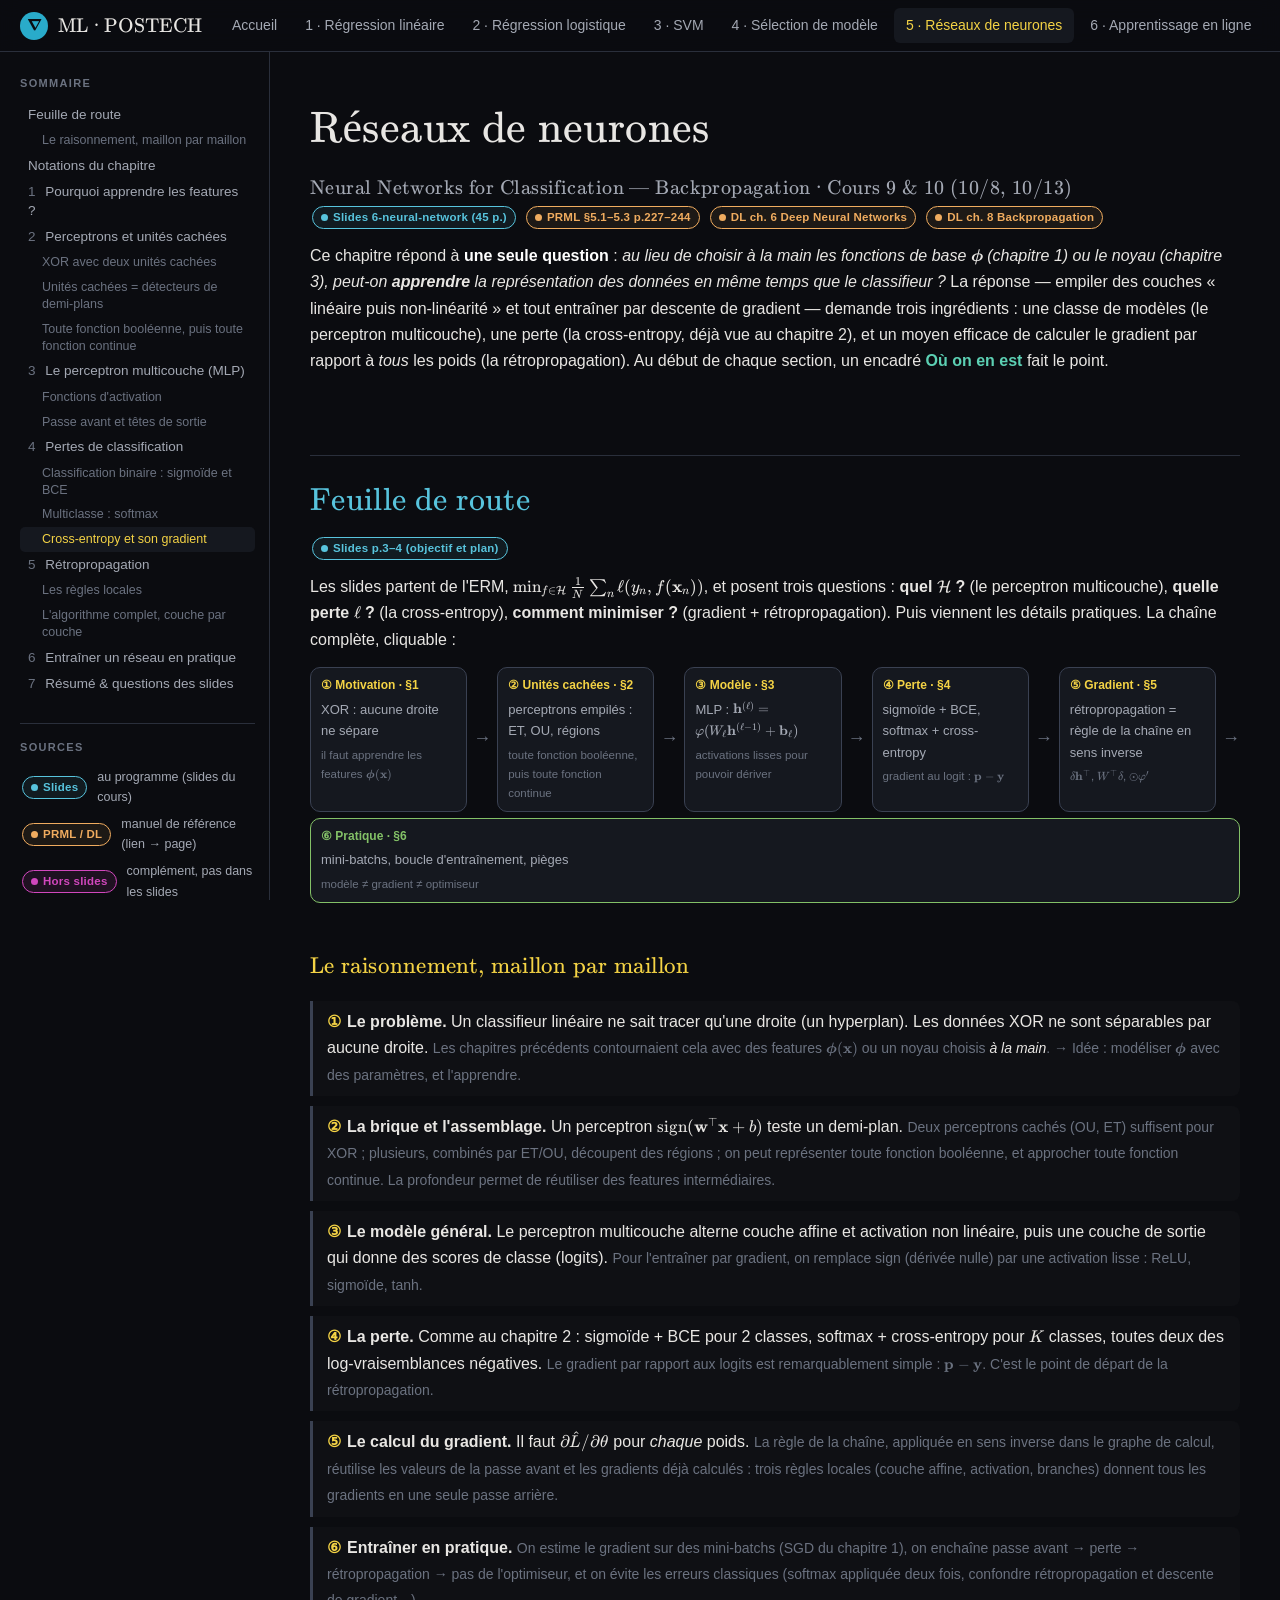
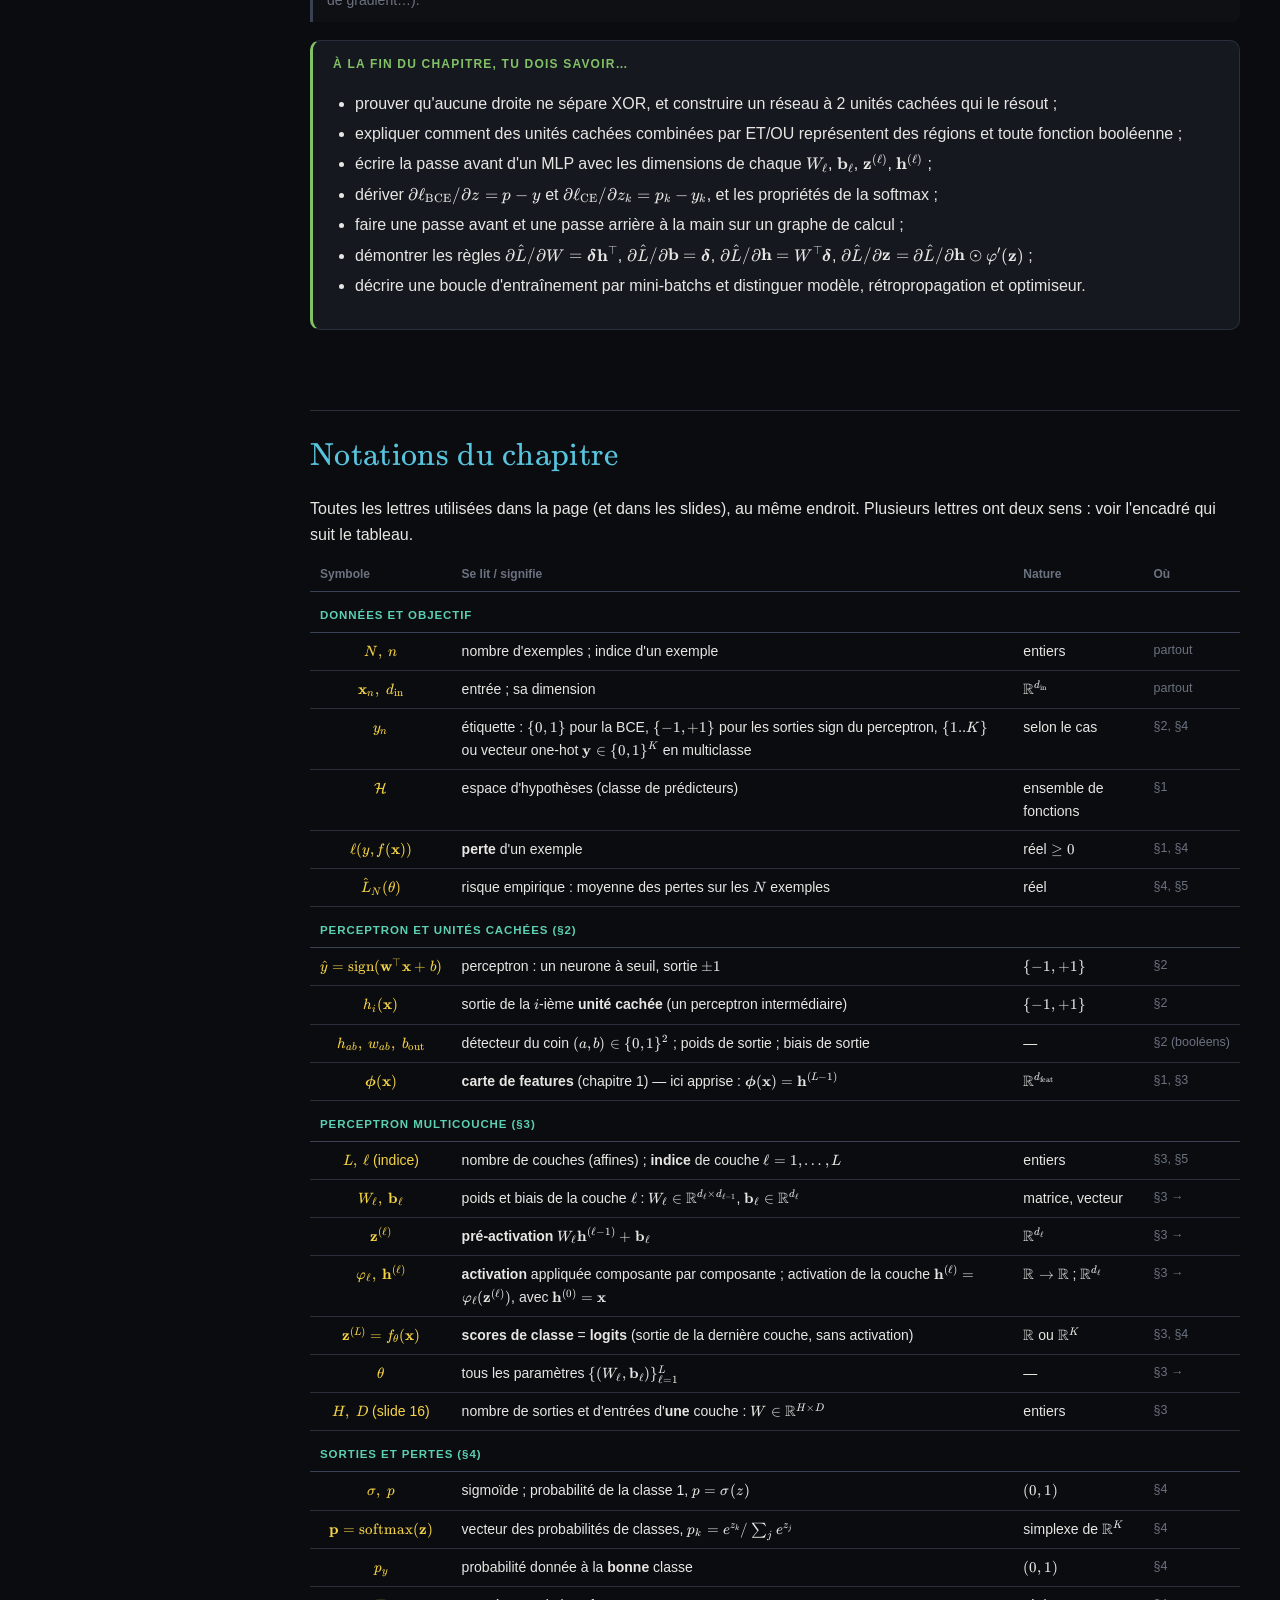
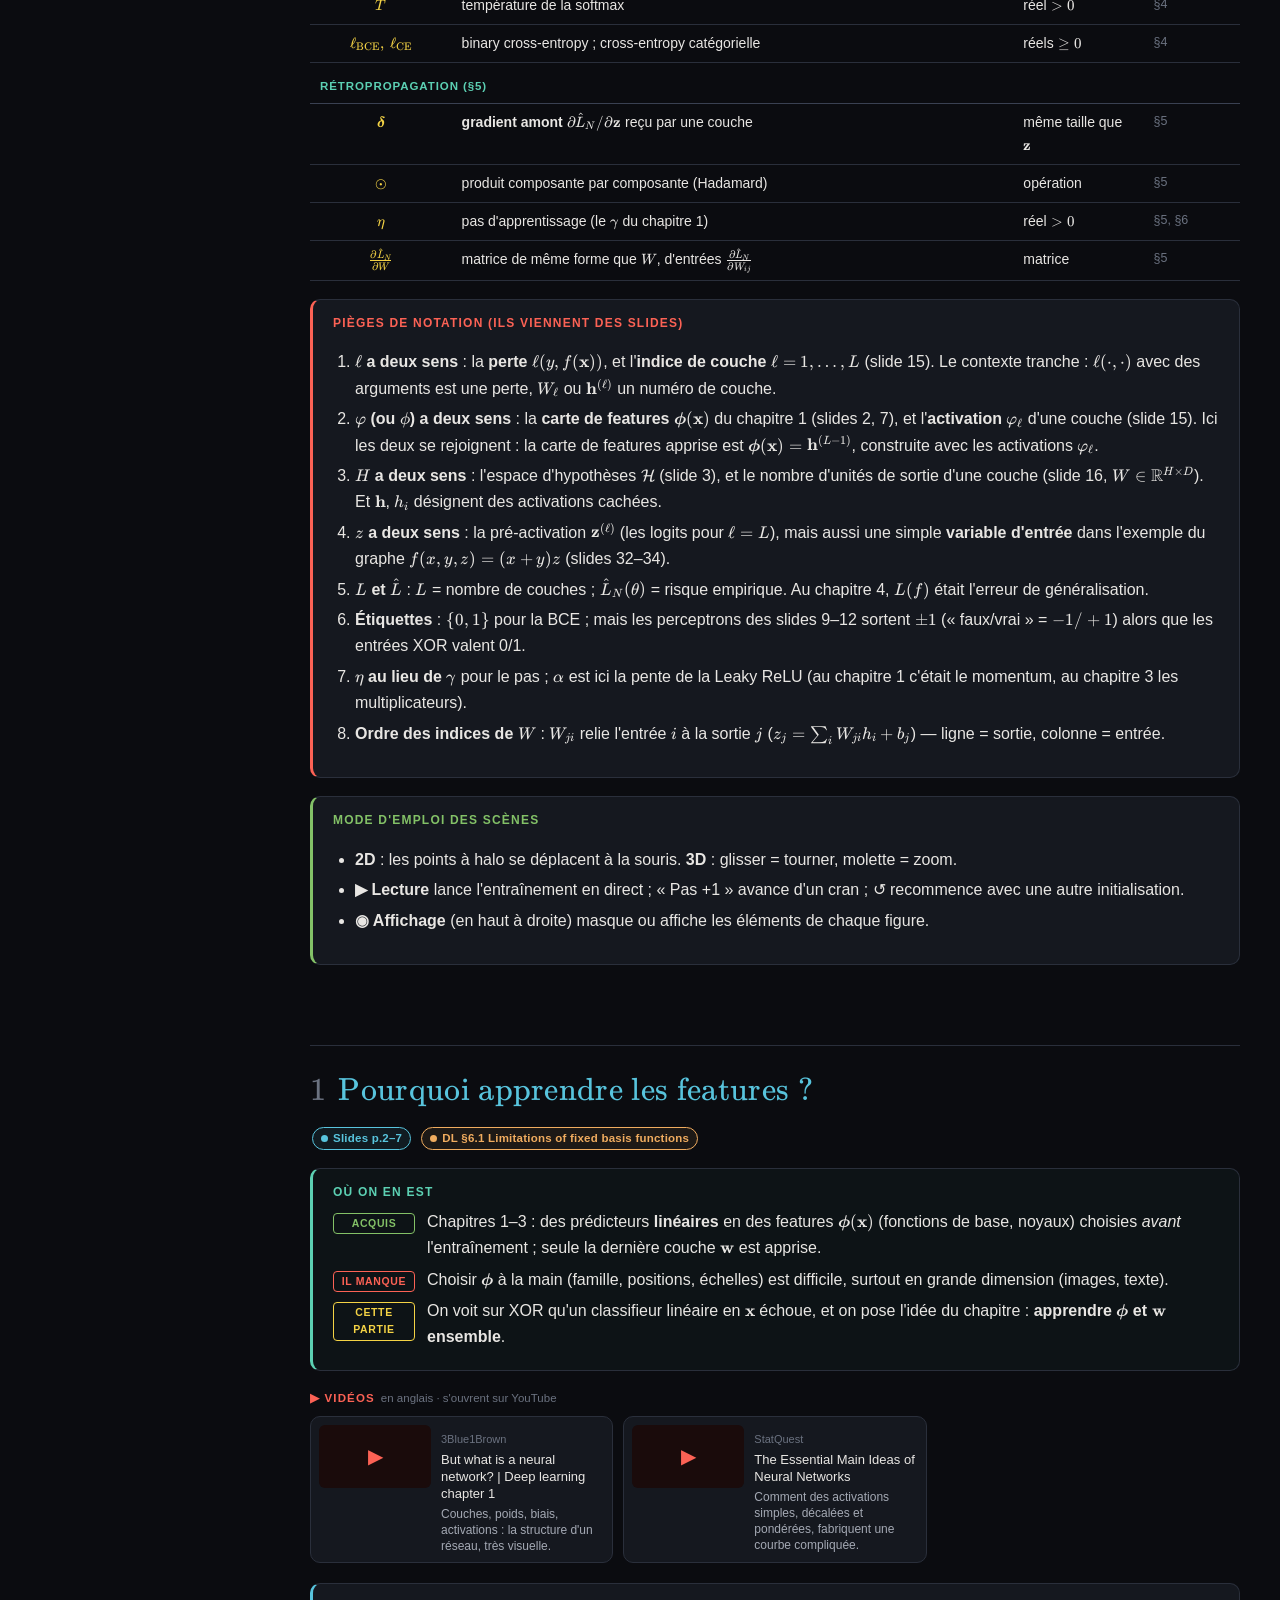
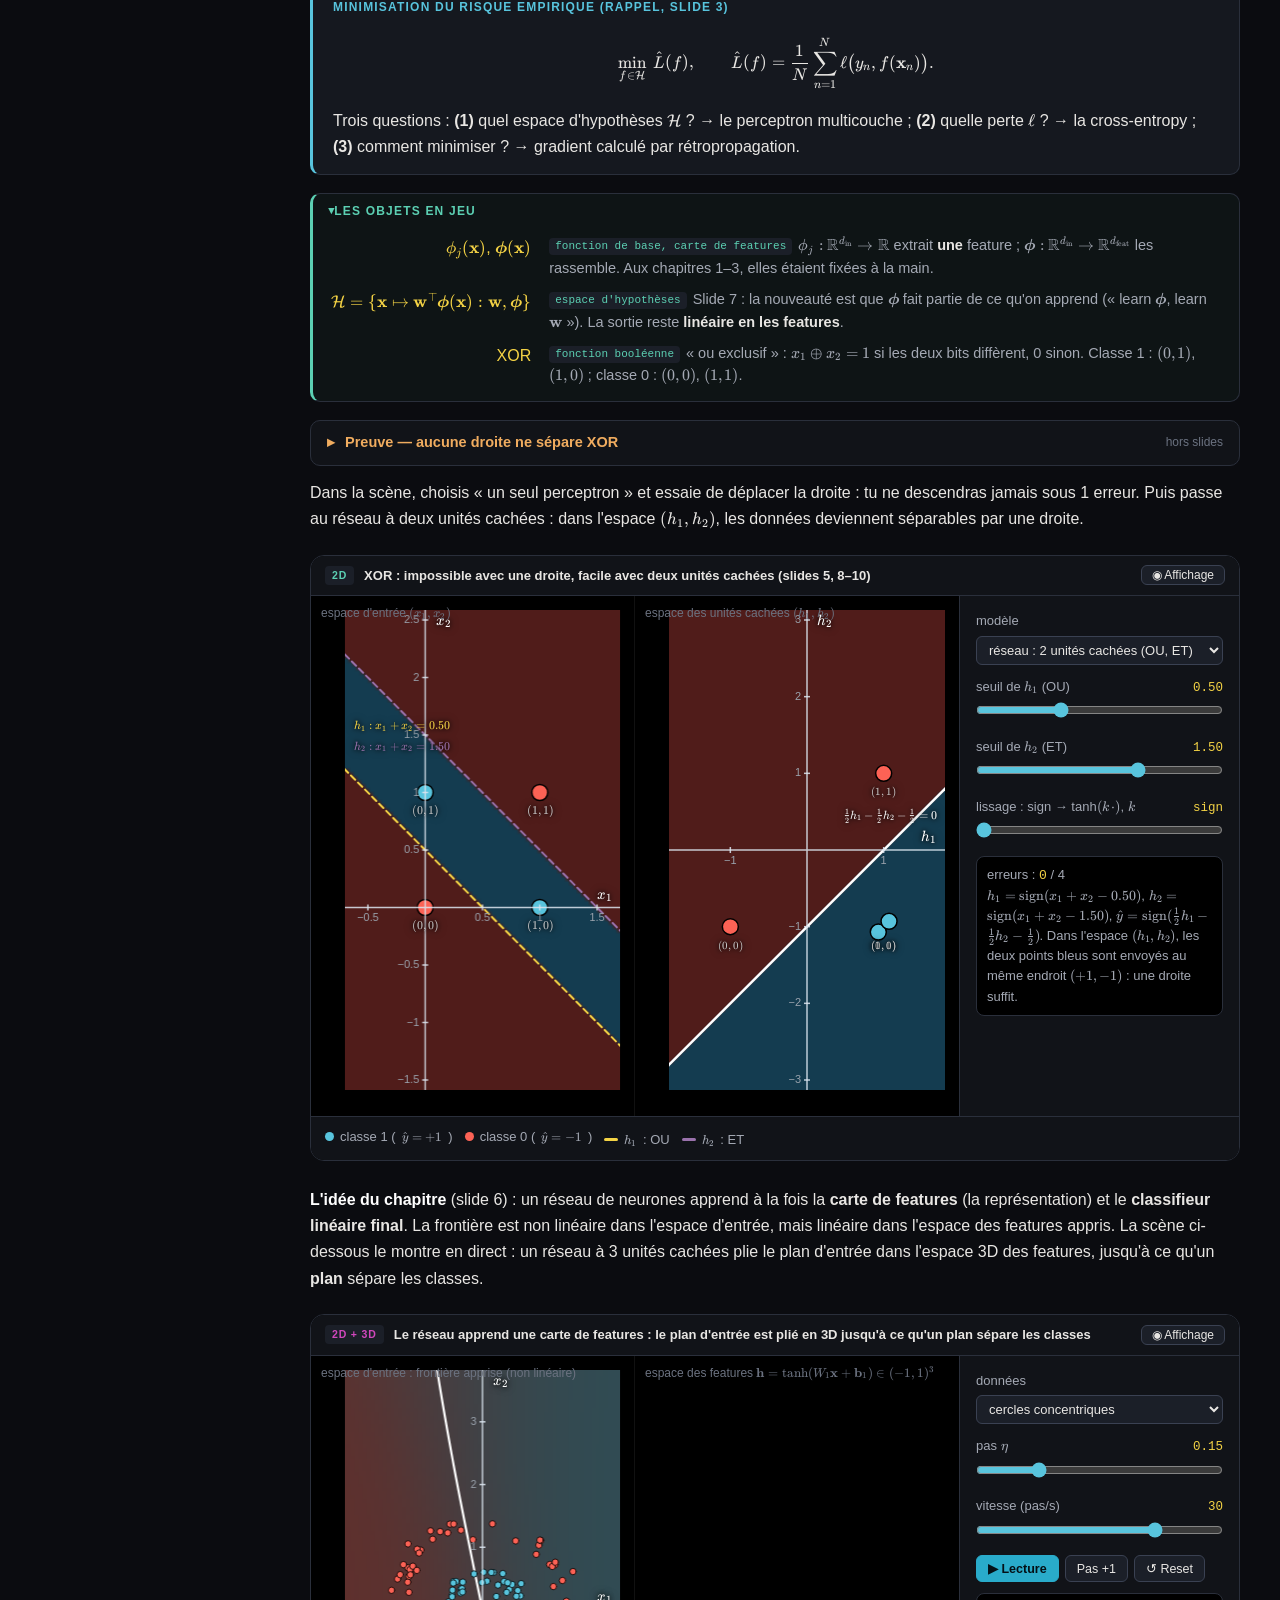
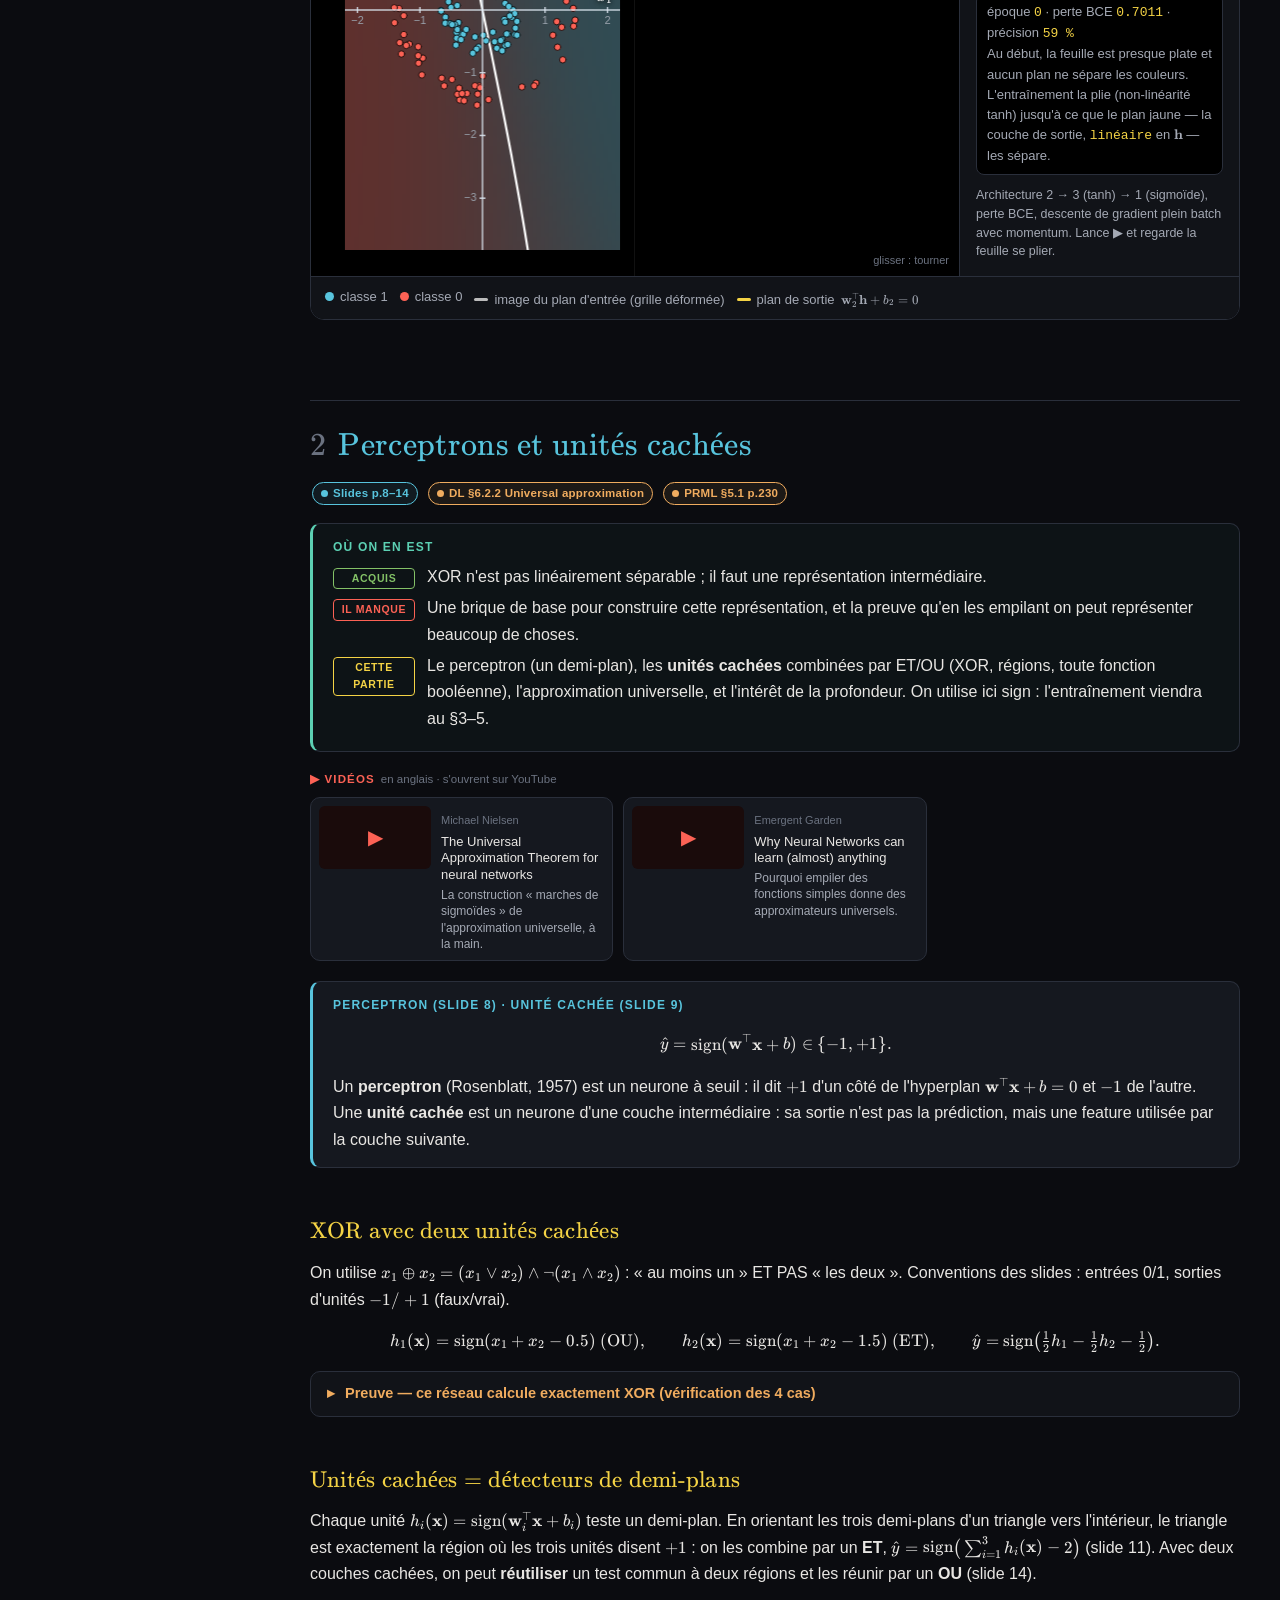
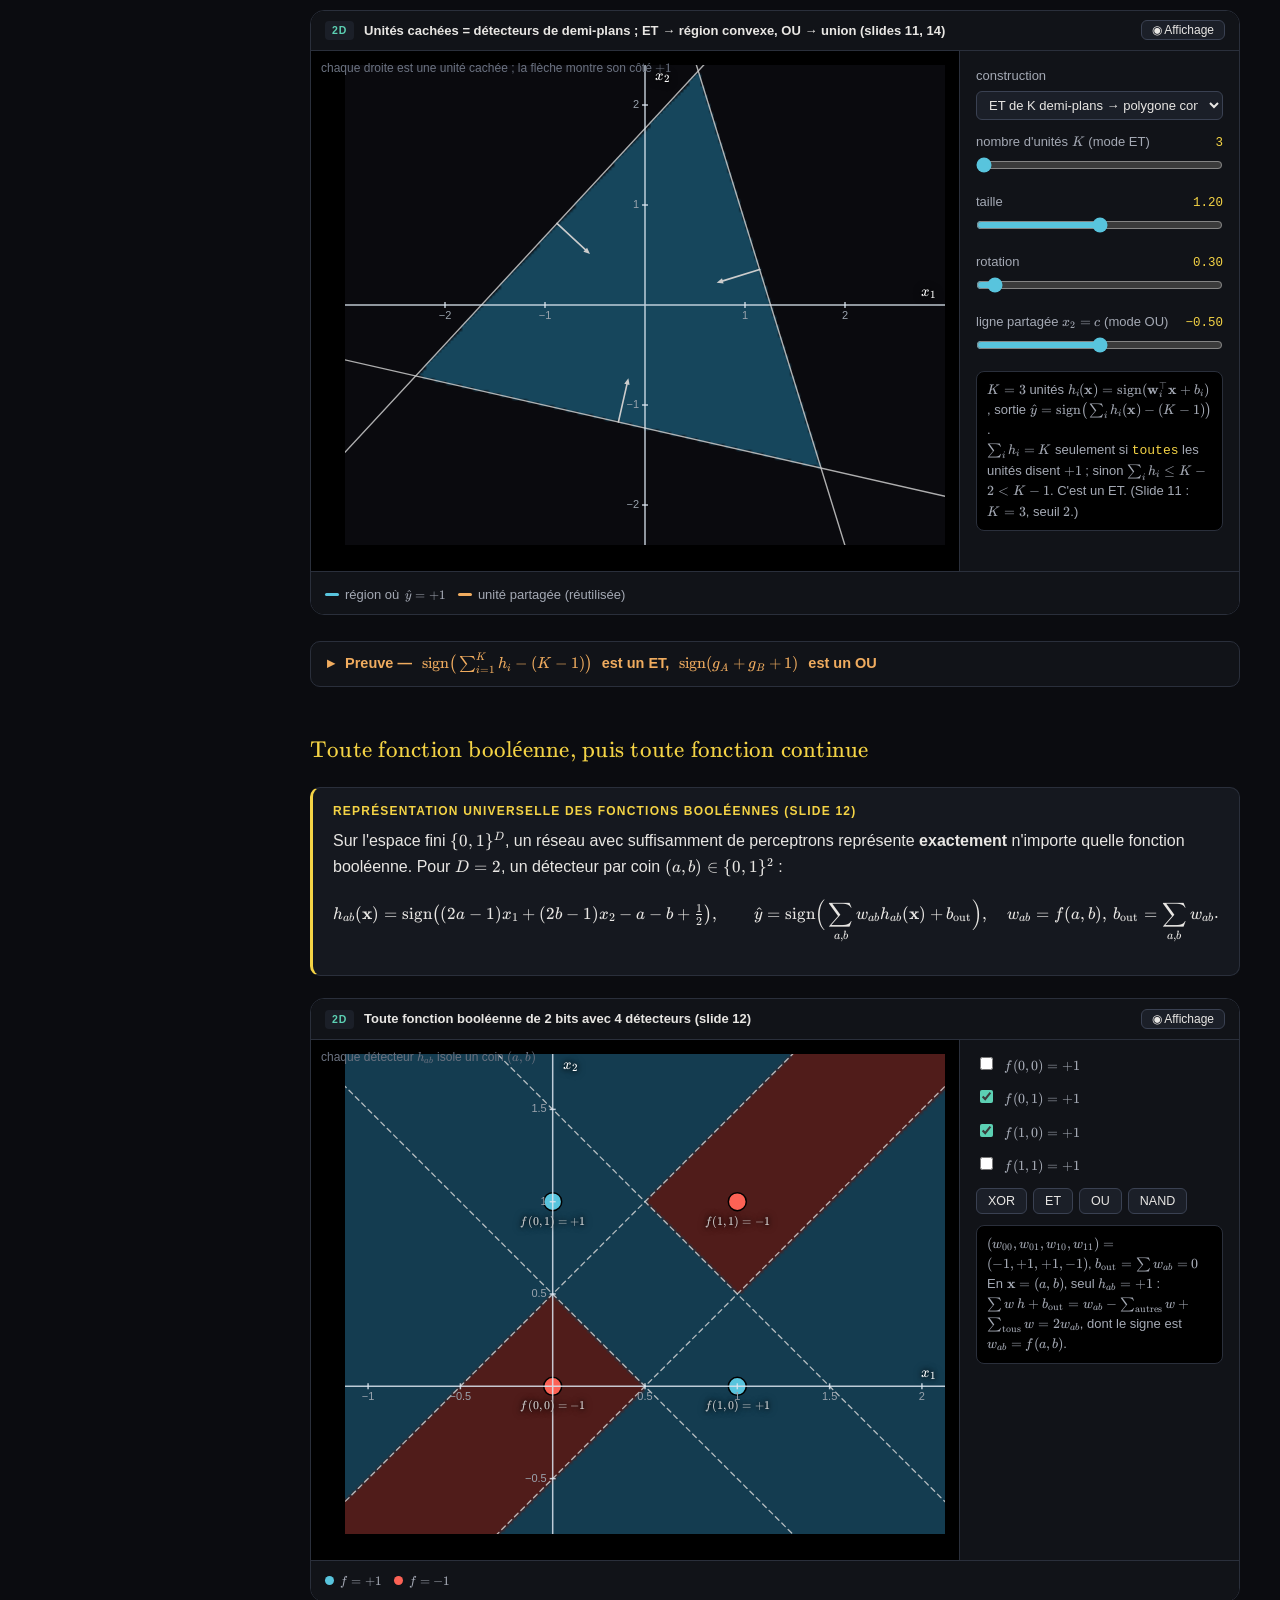
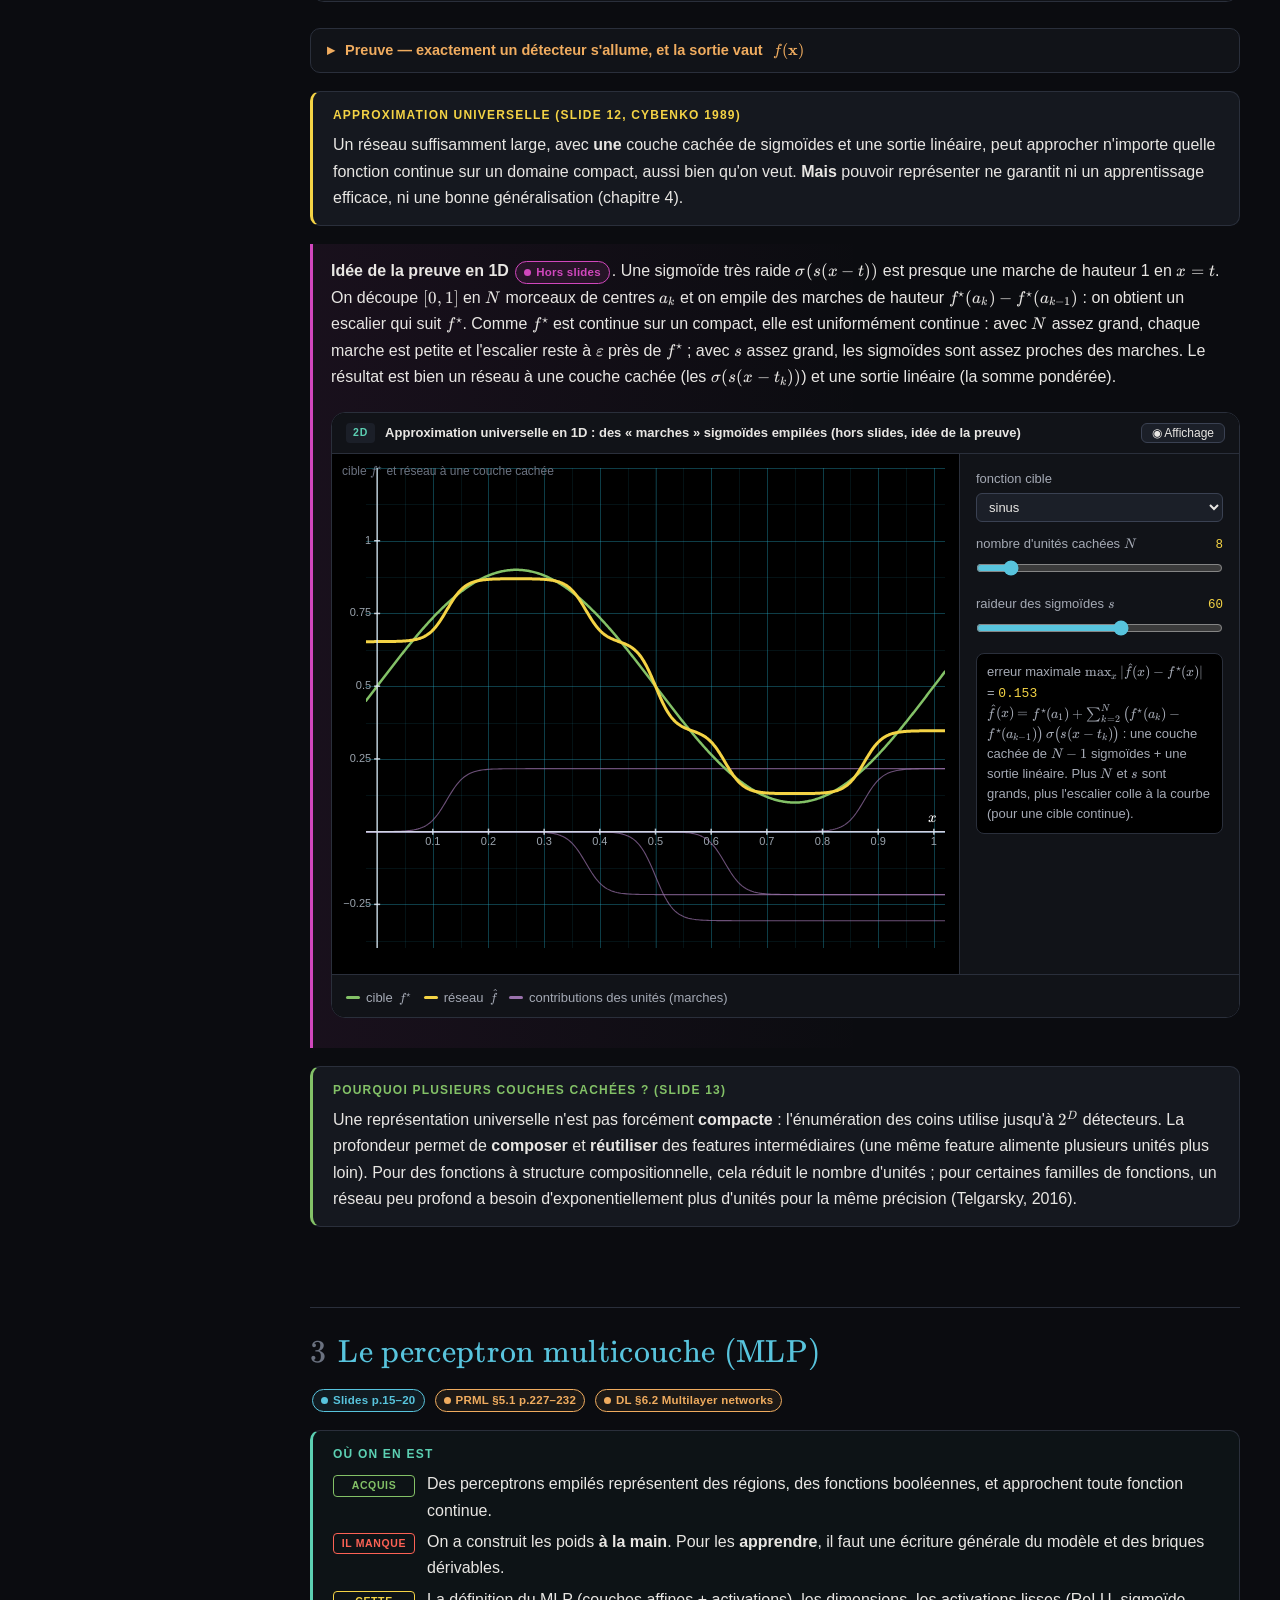
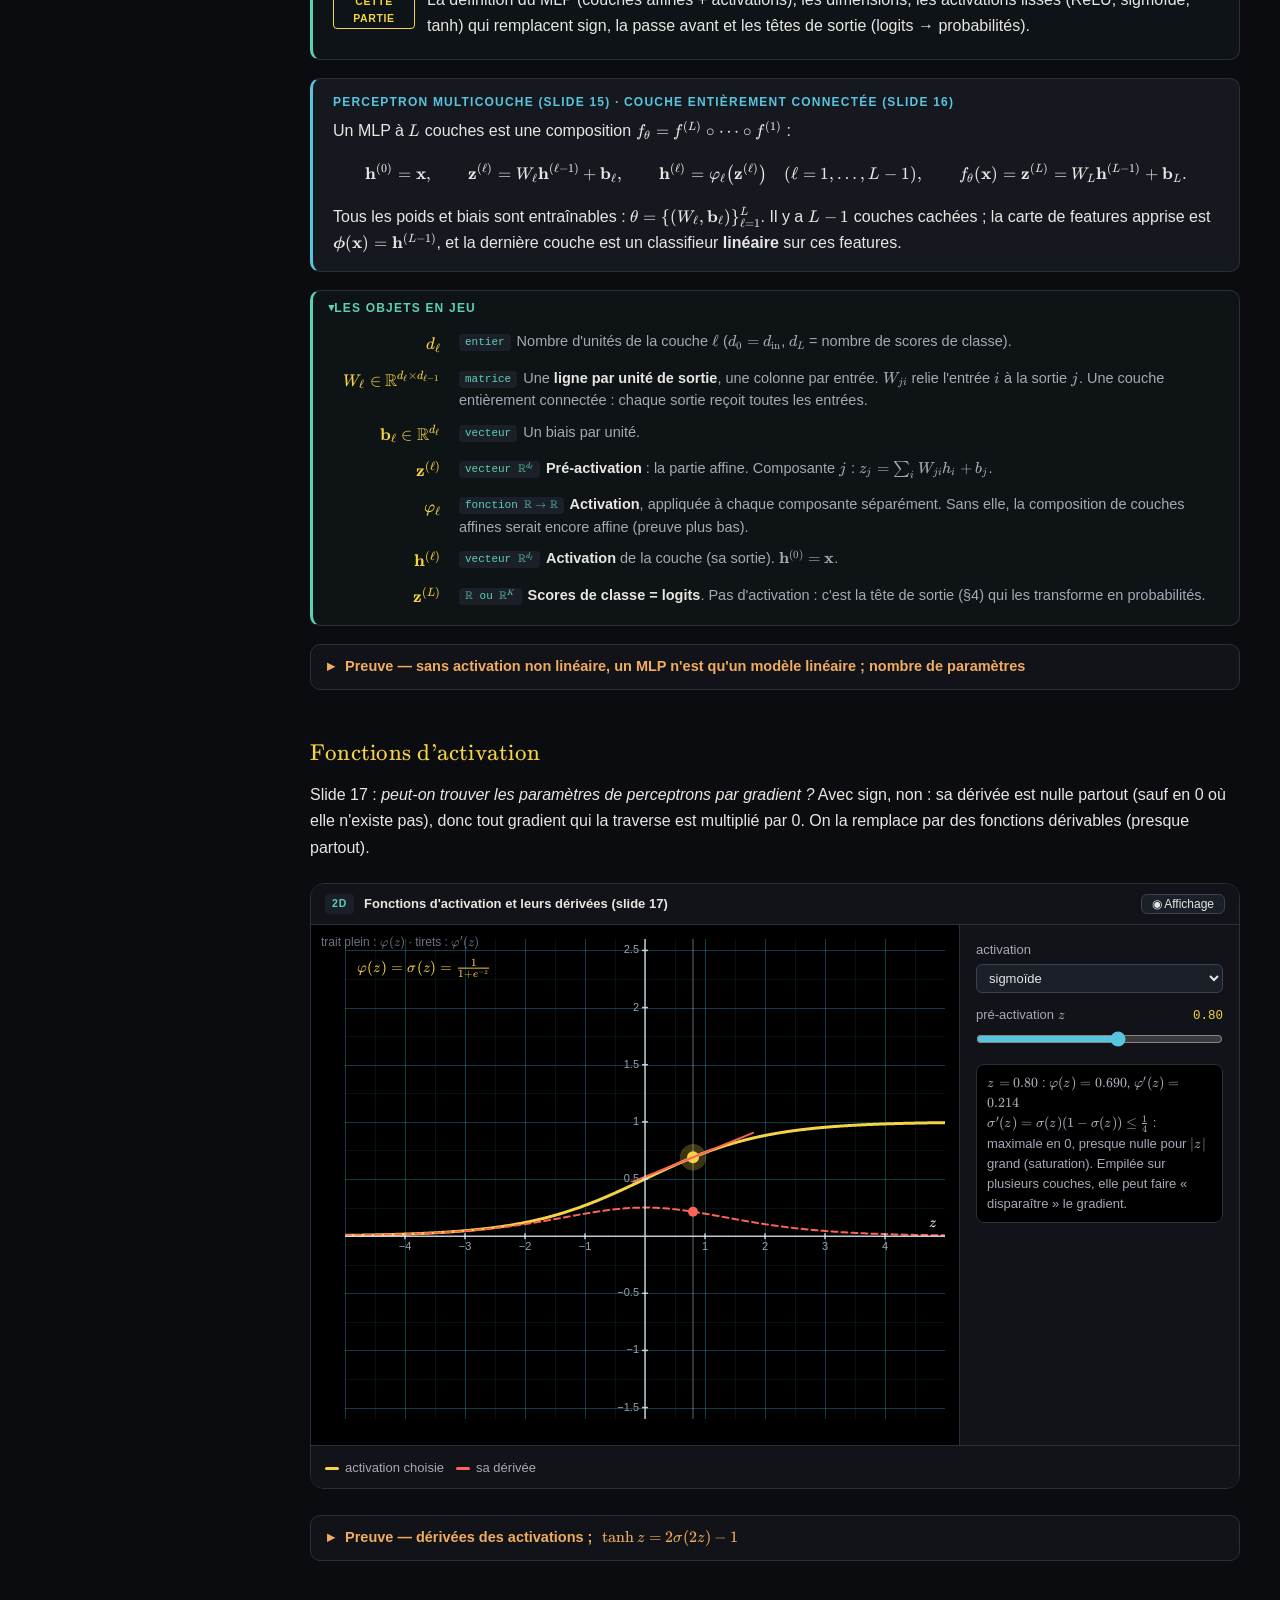
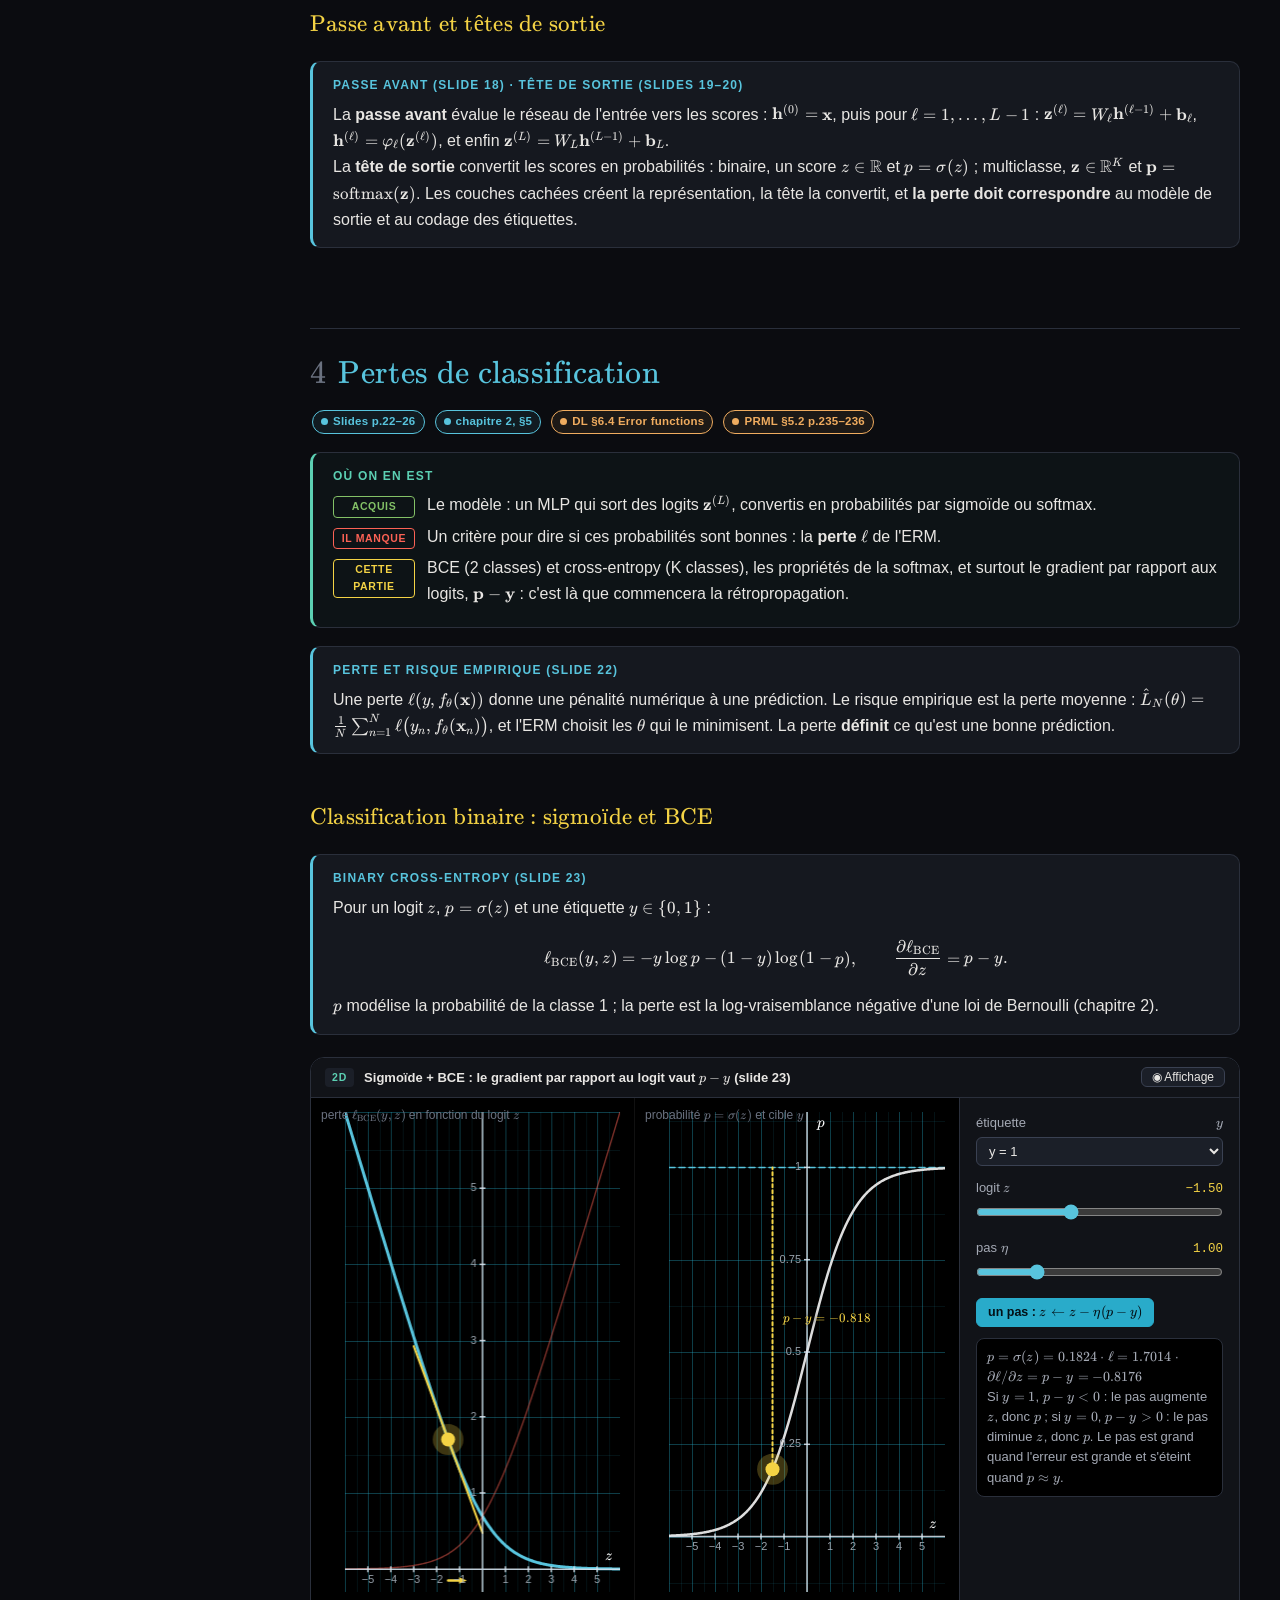
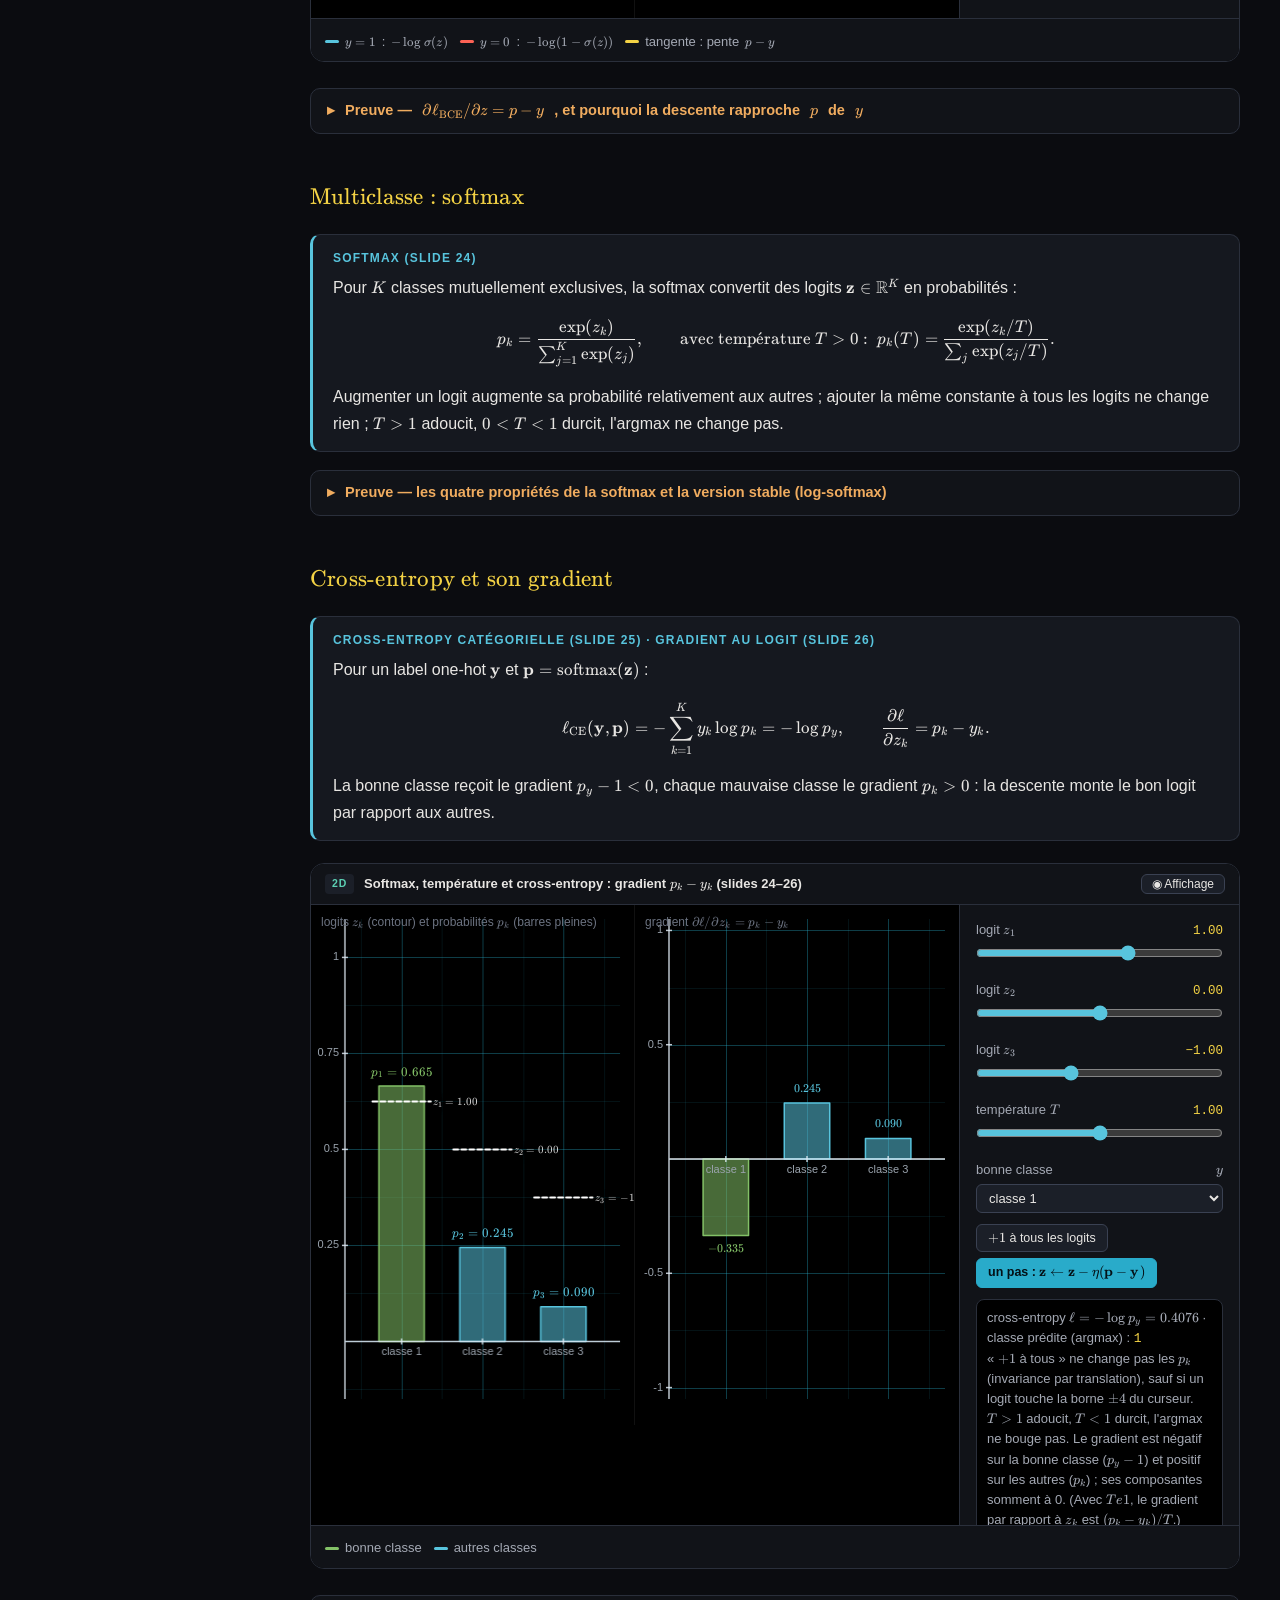
<file: neural-networks.html>
<!DOCTYPE html>
<html lang="fr">
<head>
<meta charset="utf-8">
<meta name="viewport" content="width=device-width, initial-scale=1">
<title>Réseaux de neurones — Cours interactif ML</title>
<link rel="stylesheet" href="lib/katex/katex.min.css">
<link rel="stylesheet" href="css/style.css">
</head>
<body>

<header class="topbar">
  <a class="brand" href="index.html"><span class="pi">∇</span>ML · POSTECH</a>
  <nav>
    <a href="index.html">Accueil</a>
    <a href="linear-regression.html">1 · Régression linéaire</a>
    <a href="logistic-regression.html">2 · Régression logistique</a>
    <a href="svm.html">3 · SVM</a>
    <a href="model-selection.html">4 · Sélection de modèle</a>
    <a href="neural-networks.html" class="active">5 · Réseaux de neurones</a>
    <a href="online-learning.html">6 · Apprentissage en ligne</a>
    <a href="vae.html">7 · VAE</a>
    <a href="transformers.html">8 · Transformers</a>
    <a href="kmeans.html">9 · k-means &amp; EM</a>
    <a href="exercises.html">Entraînement</a>
    <a class="local-only" href="homework.html">Devoirs</a>
  </nav>
</header>

<div class="layout">
<aside class="sidebar">
  <h4>Sommaire</h4>
  <div class="toc"></div>
  <div class="legend">
    <h4>Sources</h4>
    <div><span class="src slides">Slides</span> au programme (slides du cours)</div>
    <div><span class="src book">PRML / DL</span> manuel de référence (lien → page)</div>
    <div><span class="src extra">Hors slides</span> complément, pas dans les slides</div>
  </div>
</aside>

<main class="content"><div class="content-inner">

<h1>Réseaux de neurones<span class="sub">Neural Networks for Classification — Backpropagation · Cours 9 &amp; 10 (10/8, 10/13)</span></h1>
<div class="sources">
  <a class="src slides" href="../Slides/6-neural-network.pdf" target="_blank">Slides 6-neural-network (45 p.)</a>
  <a class="src book" href="../Textbooks/Pattern%20Recognition%20and%20Machine%20Learning.pdf#page=247" target="_blank">PRML §5.1–5.3 p.227–244</a>
  <a class="src book" href="../Textbooks/Deep%20Learning%20-%20Foundations%20and%20Concepts.pdf#page=189" target="_blank">DL ch. 6 Deep Neural Networks</a>
  <a class="src book" href="../Textbooks/Deep%20Learning%20-%20Foundations%20and%20Concepts.pdf#page=250" target="_blank">DL ch. 8 Backpropagation</a>
</div>

<p>Ce chapitre répond à <strong>une seule question</strong> : <em>au lieu de choisir à la main les fonctions de base $\bphi$ (chapitre 1) ou le noyau (chapitre 3), peut-on <b>apprendre</b> la représentation des données en même temps que le classifieur ?</em> La réponse — empiler des couches « linéaire puis non-linéarité » et tout entraîner par descente de gradient — demande trois ingrédients : une classe de modèles (le perceptron multicouche), une perte (la cross-entropy, déjà vue au chapitre 2), et un moyen efficace de calculer le gradient par rapport à <em>tous</em> les poids (la rétropropagation). Au début de chaque section, un encadré <span class="c-teal"><b>Où on en est</b></span> fait le point.</p>

<h2 id="roadmap">Feuille de route</h2>
<div class="sources"><a class="src slides" href="../Slides/6-neural-network.pdf#page=3" target="_blank">Slides p.3–4 (objectif et plan)</a></div>
<p>Les slides partent de l'ERM, $\min_{f\in\mathcal H}\frac1N\sum_n\ell(y_n,f(\bx_n))$, et posent trois questions : <b>quel $\mathcal H$ ?</b> (le perceptron multicouche), <b>quelle perte $\ell$ ?</b> (la cross-entropy), <b>comment minimiser ?</b> (gradient + rétropropagation). Puis viennent les détails pratiques. La chaîne complète, cliquable :</p>
<div class="flow">
<a class="st" href="#why"><b>① Motivation · §1</b>XOR : aucune droite ne sépare<i>il faut apprendre les features $\bphi(\bx)$</i></a><div class="ar">→</div>
<a class="st" href="#hidden"><b>② Unités cachées · §2</b>perceptrons empilés : ET, OU, régions<i>toute fonction booléenne, puis toute fonction continue</i></a><div class="ar">→</div>
<a class="st" href="#mlp"><b>③ Modèle · §3</b>MLP : $\bh^{(\ell)} = \varphi(W_\ell\bh^{(\ell-1)}+\bb_\ell)$<i>activations lisses pour pouvoir dériver</i></a><div class="ar">→</div>
<a class="st" href="#losses"><b>④ Perte · §4</b>sigmoïde + BCE, softmax + cross-entropy<i>gradient au logit : $\mathbf p-\by$</i></a><div class="ar">→</div>
<a class="st" href="#backprop"><b>⑤ Gradient · §5</b>rétropropagation = règle de la chaîne en sens inverse<i>$\delta\bh\T$, $W\T\delta$, $\odot\varphi'$</i></a><div class="ar">→</div>
<a class="st goal" href="#practice"><b>⑥ Pratique · §6</b>mini-batchs, boucle d'entraînement, pièges<i>modèle ≠ gradient ≠ optimiseur</i></a>
</div>

<h3 id="roadmap-why">Le raisonnement, maillon par maillon</h3>
<ol class="plan">
<li><span class="n">①</span><b>Le problème.</b> Un classifieur linéaire ne sait tracer qu'une droite (un hyperplan). Les données XOR ne sont séparables par aucune droite. <span class="why">Les chapitres précédents contournaient cela avec des features $\bphi(\bx)$ ou un noyau choisis <em>à la main</em>. → Idée : modéliser $\bphi$ avec des paramètres, et l'apprendre.</span></li>
<li><span class="n">②</span><b>La brique et l'assemblage.</b> Un perceptron $\mathrm{sign}(\bw\T\bx+b)$ teste un demi-plan. <span class="why">Deux perceptrons cachés (OU, ET) suffisent pour XOR ; plusieurs, combinés par ET/OU, découpent des régions ; on peut représenter toute fonction booléenne, et approcher toute fonction continue. La profondeur permet de réutiliser des features intermédiaires.</span></li>
<li><span class="n">③</span><b>Le modèle général.</b> Le perceptron multicouche alterne couche affine et activation non linéaire, puis une couche de sortie qui donne des scores de classe (logits). <span class="why">Pour l'entraîner par gradient, on remplace sign (dérivée nulle) par une activation lisse : ReLU, sigmoïde, tanh.</span></li>
<li><span class="n">④</span><b>La perte.</b> Comme au chapitre 2 : sigmoïde + BCE pour 2 classes, softmax + cross-entropy pour $K$ classes, toutes deux des log-vraisemblances négatives. <span class="why">Le gradient par rapport aux logits est remarquablement simple : $\mathbf p-\by$. C'est le point de départ de la rétropropagation.</span></li>
<li><span class="n">⑤</span><b>Le calcul du gradient.</b> Il faut $\partial\hL/\partial\theta$ pour <em>chaque</em> poids. <span class="why">La règle de la chaîne, appliquée en sens inverse dans le graphe de calcul, réutilise les valeurs de la passe avant et les gradients déjà calculés : trois règles locales (couche affine, activation, branches) donnent tous les gradients en une seule passe arrière.</span></li>
<li><span class="n">⑥</span><b>Entraîner en pratique.</b> <span class="why">On estime le gradient sur des mini-batchs (SGD du chapitre 1), on enchaîne passe avant → perte → rétropropagation → pas de l'optimiseur, et on évite les erreurs classiques (softmax appliquée deux fois, confondre rétropropagation et descente de gradient…).</span></li>
</ol>

<div class="box intu"><div class="box-title">À la fin du chapitre, tu dois savoir…</div>
<ul>
<li>prouver qu'aucune droite ne sépare XOR, et construire un réseau à 2 unités cachées qui le résout ;</li>
<li>expliquer comment des unités cachées combinées par ET/OU représentent des régions et toute fonction booléenne ;</li>
<li>écrire la passe avant d'un MLP avec les dimensions de chaque $W_\ell$, $\bb_\ell$, $\bz^{(\ell)}$, $\bh^{(\ell)}$ ;</li>
<li>dériver $\partial\ell_{\text{BCE}}/\partial z = p-y$ et $\partial\ell_{\text{CE}}/\partial z_k = p_k-y_k$, et les propriétés de la softmax ;</li>
<li>faire une passe avant et une passe arrière à la main sur un graphe de calcul ;</li>
<li>démontrer les règles $\partial\hL/\partial W = \boldsymbol\delta\bh\T$, $\partial\hL/\partial\bb = \boldsymbol\delta$, $\partial\hL/\partial\bh = W\T\boldsymbol\delta$, $\partial\hL/\partial\bz = \partial\hL/\partial\bh\odot\varphi'(\bz)$ ;</li>
<li>décrire une boucle d'entraînement par mini-batchs et distinguer modèle, rétropropagation et optimiseur.</li>
</ul></div>

<div class="box hw local-only"><div class="box-title">Où se trouve chaque question du HW5 dans ce chapitre</div>
P2.(1)–(2) invariance et softmax stable → <a href="#softmax">§4, softmax</a> · P2.(3)–(4) overflow, log-softmax, cross-entropy depuis les logits → <a href="#softmax">§4</a>, <a href="#ce">cross-entropy</a>, <a href="#practice">pourquoi des logits</a> · P3.(1) graphe de calcul → <a href="#backprop">§5</a> · P3.(2) gradients à travers $AV$, la softmax et $QK^\top$ → <a href="#local-rules">règles locales</a>, <a href="#algorithm">algorithme</a>. Indices et corrigés : <a href="homework.html#hw5">page Devoirs</a>.
</div>

<h2 id="notations">Notations du chapitre</h2>
<p>Toutes les lettres utilisées dans la page (et dans les slides), au même endroit. Plusieurs lettres ont deux sens : voir l'encadré qui suit le tableau.</p>
<div class="notation-wrap"><table class="notation">
<thead><tr><th>Symbole</th><th>Se lit / signifie</th><th>Nature</th><th>Où</th></tr></thead>
<tbody>
<tr class="grp"><td colspan="4">Données et objectif</td></tr>
<tr><td>$N,\ n$</td><td>nombre d'exemples ; indice d'un exemple</td><td>entiers</td><td class="where">partout</td></tr>
<tr><td>$\bx_n,\ d_{\text{in}}$</td><td>entrée ; sa dimension</td><td>$\R^{d_{\text{in}}}$</td><td class="where">partout</td></tr>
<tr><td>$y_n$</td><td>étiquette : $\{0,1\}$ pour la BCE, $\{-1,+1\}$ pour les sorties sign du perceptron, $\{1..K\}$ ou vecteur one-hot $\by\in\{0,1\}^K$ en multiclasse</td><td>selon le cas</td><td class="where">§2, §4</td></tr>
<tr><td>$\mathcal H$</td><td>espace d'hypothèses (classe de prédicteurs)</td><td>ensemble de fonctions</td><td class="where">§1</td></tr>
<tr><td>$\ell(y,f(\bx))$</td><td><b>perte</b> d'un exemple</td><td>réel $\ge0$</td><td class="where">§1, §4</td></tr>
<tr><td>$\hL_N(\theta)$</td><td>risque empirique : moyenne des pertes sur les $N$ exemples</td><td>réel</td><td class="where">§4, §5</td></tr>
<tr class="grp"><td colspan="4">Perceptron et unités cachées (§2)</td></tr>
<tr><td>$\hat y = \mathrm{sign}(\bw\T\bx+b)$</td><td>perceptron : un neurone à seuil, sortie $\pm1$</td><td>$\{-1,+1\}$</td><td class="where">§2</td></tr>
<tr><td>$h_i(\bx)$</td><td>sortie de la $i$-ième <b>unité cachée</b> (un perceptron intermédiaire)</td><td>$\{-1,+1\}$</td><td class="where">§2</td></tr>
<tr><td>$h_{ab},\ w_{ab},\ b_{\text{out}}$</td><td>détecteur du coin $(a,b)\in\{0,1\}^2$ ; poids de sortie ; biais de sortie</td><td>—</td><td class="where">§2 (booléens)</td></tr>
<tr><td>$\bphi(\bx)$</td><td><b>carte de features</b> (chapitre 1) — ici apprise : $\bphi(\bx) = \bh^{(L-1)}$</td><td>$\R^{d_{\text{feat}}}$</td><td class="where">§1, §3</td></tr>
<tr class="grp"><td colspan="4">Perceptron multicouche (§3)</td></tr>
<tr><td>$L,\ \ell$ (indice)</td><td>nombre de couches (affines) ; <b>indice</b> de couche $\ell = 1,\dots,L$</td><td>entiers</td><td class="where">§3, §5</td></tr>
<tr><td>$W_\ell,\ \bb_\ell$</td><td>poids et biais de la couche $\ell$ : $W_\ell\in\R^{d_\ell\times d_{\ell-1}}$, $\bb_\ell\in\R^{d_\ell}$</td><td>matrice, vecteur</td><td class="where">§3 →</td></tr>
<tr><td>$\bz^{(\ell)}$</td><td><b>pré-activation</b> $W_\ell\bh^{(\ell-1)}+\bb_\ell$</td><td>$\R^{d_\ell}$</td><td class="where">§3 →</td></tr>
<tr><td>$\varphi_\ell,\ \bh^{(\ell)}$</td><td><b>activation</b> appliquée composante par composante ; activation de la couche $\bh^{(\ell)} = \varphi_\ell(\bz^{(\ell)})$, avec $\bh^{(0)} = \bx$</td><td>$\R\to\R$ ; $\R^{d_\ell}$</td><td class="where">§3 →</td></tr>
<tr><td>$\bz^{(L)} = f_\theta(\bx)$</td><td><b>scores de classe</b> = <b>logits</b> (sortie de la dernière couche, sans activation)</td><td>$\R$ ou $\R^K$</td><td class="where">§3, §4</td></tr>
<tr><td>$\theta$</td><td>tous les paramètres $\{(W_\ell,\bb_\ell)\}_{\ell=1}^L$</td><td>—</td><td class="where">§3 →</td></tr>
<tr><td>$H,\ D$ (slide 16)</td><td>nombre de sorties et d'entrées d'<b>une</b> couche : $W\in\R^{H\times D}$</td><td>entiers</td><td class="where">§3</td></tr>
<tr class="grp"><td colspan="4">Sorties et pertes (§4)</td></tr>
<tr><td>$\sigma,\ p$</td><td>sigmoïde ; probabilité de la classe 1, $p = \sigma(z)$</td><td>$(0,1)$</td><td class="where">§4</td></tr>
<tr><td>$\mathbf p = \mathrm{softmax}(\bz)$</td><td>vecteur des probabilités de classes, $p_k = e^{z_k}/\sum_je^{z_j}$</td><td>simplexe de $\R^K$</td><td class="where">§4</td></tr>
<tr><td>$p_y$</td><td>probabilité donnée à la <b>bonne</b> classe</td><td>$(0,1)$</td><td class="where">§4</td></tr>
<tr><td>$T$</td><td>température de la softmax</td><td>réel $>0$</td><td class="where">§4</td></tr>
<tr><td>$\ell_{\text{BCE}},\ \ell_{\text{CE}}$</td><td>binary cross-entropy ; cross-entropy catégorielle</td><td>réels $\ge0$</td><td class="where">§4</td></tr>
<tr class="grp"><td colspan="4">Rétropropagation (§5)</td></tr>
<tr><td>$\boldsymbol\delta$</td><td><b>gradient amont</b> $\partial\hL_N/\partial\bz$ reçu par une couche</td><td>même taille que $\bz$</td><td class="where">§5</td></tr>
<tr><td>$\odot$</td><td>produit composante par composante (Hadamard)</td><td>opération</td><td class="where">§5</td></tr>
<tr><td>$\eta$</td><td>pas d'apprentissage (le $\gamma$ du chapitre 1)</td><td>réel $>0$</td><td class="where">§5, §6</td></tr>
<tr><td>$\frac{\partial\hL_N}{\partial W}$</td><td>matrice de même forme que $W$, d'entrées $\frac{\partial\hL_N}{\partial W_{ij}}$</td><td>matrice</td><td class="where">§5</td></tr>
</tbody></table></div>

<div class="box warn"><div class="box-title">Pièges de notation (ils viennent des slides)</div>
<ol>
<li><b>$\ell$ a deux sens</b> : la <b>perte</b> $\ell(y,f(\bx))$, et l'<b>indice de couche</b> $\ell = 1,\dots,L$ (slide 15). Le contexte tranche : $\ell(\cdot,\cdot)$ avec des arguments est une perte, $W_\ell$ ou $\bh^{(\ell)}$ un numéro de couche.</li>
<li><b>$\varphi$ (ou $\phi$) a deux sens</b> : la <b>carte de features</b> $\bphi(\bx)$ du chapitre 1 (slides 2, 7), et l'<b>activation</b> $\varphi_\ell$ d'une couche (slide 15). Ici les deux se rejoignent : la carte de features apprise est $\bphi(\bx) = \bh^{(L-1)}$, construite avec les activations $\varphi_\ell$.</li>
<li><b>$H$ a deux sens</b> : l'espace d'hypothèses $\mathcal H$ (slide 3), et le nombre d'unités de sortie d'une couche (slide 16, $W\in\R^{H\times D}$). Et $\bh$, $h_i$ désignent des activations cachées.</li>
<li><b>$z$ a deux sens</b> : la pré-activation $\bz^{(\ell)}$ (les logits pour $\ell = L$), mais aussi une simple <b>variable d'entrée</b> dans l'exemple du graphe $f(x,y,z) = (x+y)z$ (slides 32–34).</li>
<li><b>$L$ et $\hL$</b> : $L$ = nombre de couches ; $\hL_N(\theta)$ = risque empirique. Au chapitre 4, $L(f)$ était l'erreur de généralisation.</li>
<li><b>Étiquettes</b> : $\{0,1\}$ pour la BCE ; mais les perceptrons des slides 9–12 sortent $\pm1$ (« faux/vrai » = $-1/+1$) alors que les entrées XOR valent 0/1.</li>
<li><b>$\eta$ au lieu de $\gamma$</b> pour le pas ; <b>$\alpha$</b> est ici la pente de la Leaky ReLU (au chapitre 1 c'était le momentum, au chapitre 3 les multiplicateurs).</li>
<li><b>Ordre des indices de $W$</b> : $W_{ji}$ relie l'entrée $i$ à la sortie $j$ ($z_j = \sum_iW_{ji}h_i+b_j$) — ligne = sortie, colonne = entrée.</li>
</ol></div>

<div class="box intu"><div class="box-title">Mode d'emploi des scènes</div>
<ul>
<li><b>2D</b> : les points à halo se déplacent à la souris. <b>3D</b> : glisser = tourner, molette = zoom.</li>
<li><b>▶ Lecture</b> lance l'entraînement en direct ; « Pas +1 » avance d'un cran ; ↺ recommence avec une autre initialisation.</li>
<li><b>◉ Affichage</b> (en haut à droite) masque ou affiche les éléments de chaque figure.</li>
</ul></div>

<!-- ===================================================================== -->
<h2 id="why"><span class="num">1</span>Pourquoi apprendre les features ?</h2>
<div class="sources"><a class="src slides" href="../Slides/6-neural-network.pdf#page=2" target="_blank">Slides p.2–7</a><a class="src book" href="../Textbooks/Deep%20Learning%20-%20Foundations%20and%20Concepts.pdf#page=190" target="_blank">DL §6.1 Limitations of fixed basis functions</a></div>
<div class="box road"><div class="box-title">Où on en est</div><div class="road-row"><span class="rk ok">Acquis</span><div>Chapitres 1–3 : des prédicteurs <b>linéaires</b> en des features $\bphi(\bx)$ (fonctions de base, noyaux) choisies <em>avant</em> l'entraînement ; seule la dernière couche $\bw$ est apprise.</div></div><div class="road-row"><span class="rk q">Il manque</span><div>Choisir $\bphi$ à la main (famille, positions, échelles) est difficile, surtout en grande dimension (images, texte).</div></div><div class="road-row"><span class="rk go">Cette partie</span><div>On voit sur XOR qu'un classifieur linéaire en $\bx$ échoue, et on pose l'idée du chapitre : <b>apprendre $\bphi$ et $\bw$ ensemble</b>.</div></div></div>
<div class="vids"><div class="vids-title">▶ Vidéos<span>en anglais · s'ouvrent sur YouTube</span></div><div class="vids-grid"><a class="vid" href="https://www.youtube.com/watch?v=aircAruvnKk" target="_blank" rel="noopener"><span class="vid-thumb">▶<img src="https://i.ytimg.com/vi/aircAruvnKk/mqdefault.jpg" loading="lazy" alt="" onerror="this.remove()"></span><span class="vid-body"><span class="vid-ch">3Blue1Brown</span><span class="vid-t" style="display:block">But what is a neural network? | Deep learning chapter 1</span><span class="vid-why" style="display:block">Couches, poids, biais, activations : la structure d'un réseau, très visuelle.</span></span></a><a class="vid" href="https://www.youtube.com/watch?v=CqOfi41LfDw" target="_blank" rel="noopener"><span class="vid-thumb">▶<img src="https://i.ytimg.com/vi/CqOfi41LfDw/mqdefault.jpg" loading="lazy" alt="" onerror="this.remove()"></span><span class="vid-body"><span class="vid-ch">StatQuest</span><span class="vid-t" style="display:block">The Essential Main Ideas of Neural Networks</span><span class="vid-why" style="display:block">Comment des activations simples, décalées et pondérées, fabriquent une courbe compliquée.</span></span></a></div></div>

<div class="box def"><div class="box-title">Minimisation du risque empirique (rappel, slide 3)</div>
$$\min_{f\in\mathcal H}\ \hL(f),\qquad\hL(f) = \frac1N\sum_{n=1}^N\ell\big(y_n,f(\bx_n)\big).$$
Trois questions : <b>(1)</b> quel espace d'hypothèses $\mathcal H$ ? → le perceptron multicouche ; <b>(2)</b> quelle perte $\ell$ ? → la cross-entropy ; <b>(3)</b> comment minimiser ? → gradient calculé par rétropropagation.
</div>
<details class="objs" open><summary>Les objets en jeu</summary><dl>
<dt>$\phi_j(\bx)$, $\bphi(\bx)$</dt><dd><span class="ty">fonction de base, carte de features</span>$\phi_j:\R^{d_{\text{in}}}\to\R$ extrait <b>une</b> feature ; $\bphi:\R^{d_{\text{in}}}\to\R^{d_{\text{feat}}}$ les rassemble. Aux chapitres 1–3, elles étaient fixées à la main.</dd>
<dt>$\mathcal H = \{\bx\mapsto\bw\T\bphi(\bx) : \bw,\bphi\}$</dt><dd><span class="ty">espace d'hypothèses</span>Slide 7 : la nouveauté est que $\bphi$ fait partie de ce qu'on apprend (« learn $\bphi$, learn $\bw$ »). La sortie reste <b>linéaire en les features</b>.</dd>
<dt>XOR</dt><dd><span class="ty">fonction booléenne</span>« ou exclusif » : $x_1\oplus x_2 = 1$ si les deux bits diffèrent, 0 sinon. Classe 1 : $(0,1)$, $(1,0)$ ; classe 0 : $(0,0)$, $(1,1)$.</dd>
</dl></details>
<details class="proof"><summary>Preuve — aucune droite ne sépare XOR <span class="hint">hors slides</span></summary>
<div class="proof-body">
<div class="step"><b>Ce qu'on suppose (par l'absurde).</b> Un classifieur linéaire $f(\bx) = w_1x_1+w_2x_2+b$ classe correctement les 4 points : $f\ge0$ sur la classe 1 et $f<0$ sur la classe 0.</div>
<div class="step"><b>Classe 1.</b> $f(0,1) = w_2+b\ge0$ et $f(1,0) = w_1+b\ge0$. En additionnant : $w_1+w_2+2b\ge0$.</div>
<div class="step"><b>Classe 0.</b> $f(0,0) = b<0$ et $f(1,1) = w_1+w_2+b<0$. En additionnant : $w_1+w_2+2b<0$.</div>
<div class="step"><b>Contradiction.</b> Le même nombre $w_1+w_2+2b$ ne peut pas être à la fois $\ge0$ et $<0$. Donc aucun $(w_1,w_2,b)$ ne convient.
<div class="why">Géométriquement : les deux diagonales du carré ont le <b>même milieu</b> $(\frac12,\frac12)$. Comme $f$ est affine, $f(\frac12,\frac12)$ est la moyenne de $f$ aux deux extrémités de chaque diagonale : elle serait à la fois $\ge0$ (diagonale de la classe 1) et $<0$ (diagonale de la classe 0). C'est le même argument que le « centre de gravité » du HW3.</div></div>
<div class="qed">∎</div>
</div></details>
<p>Dans la scène, choisis « un seul perceptron » et essaie de déplacer la droite : tu ne descendras jamais sous 1 erreur. Puis passe au réseau à deux unités cachées : dans l'espace $(h_1,h_2)$, les données deviennent séparables par une droite.</p>
<div data-scene="nn-xor"></div>
<p><strong>L'idée du chapitre</strong> (slide 6) : un réseau de neurones apprend à la fois la <b>carte de features</b> (la représentation) et le <b>classifieur linéaire final</b>. La frontière est non linéaire dans l'espace d'entrée, mais linéaire dans l'espace des features appris. La scène ci-dessous le montre en direct : un réseau à 3 unités cachées plie le plan d'entrée dans l'espace 3D des features, jusqu'à ce qu'un <b>plan</b> sépare les classes.</p>
<div data-scene="nn-features3d"></div>

<!-- ===================================================================== -->
<h2 id="hidden"><span class="num">2</span>Perceptrons et unités cachées</h2>
<div class="sources"><a class="src slides" href="../Slides/6-neural-network.pdf#page=8" target="_blank">Slides p.8–14</a><a class="src book" href="../Textbooks/Deep%20Learning%20-%20Foundations%20and%20Concepts.pdf#page=199" target="_blank">DL §6.2.2 Universal approximation</a><a class="src book" href="../Textbooks/Pattern%20Recognition%20and%20Machine%20Learning.pdf#page=250" target="_blank">PRML §5.1 p.230</a></div>
<div class="box road"><div class="box-title">Où on en est</div><div class="road-row"><span class="rk ok">Acquis</span><div>XOR n'est pas linéairement séparable ; il faut une représentation intermédiaire.</div></div><div class="road-row"><span class="rk q">Il manque</span><div>Une brique de base pour construire cette représentation, et la preuve qu'en les empilant on peut représenter beaucoup de choses.</div></div><div class="road-row"><span class="rk go">Cette partie</span><div>Le perceptron (un demi-plan), les <b>unités cachées</b> combinées par ET/OU (XOR, régions, toute fonction booléenne), l'approximation universelle, et l'intérêt de la profondeur. On utilise ici sign : l'entraînement viendra au §3–5.</div></div></div>
<div class="vids"><div class="vids-title">▶ Vidéos<span>en anglais · s'ouvrent sur YouTube</span></div><div class="vids-grid"><a class="vid" href="https://www.youtube.com/watch?v=Ijqkc7OLenI" target="_blank" rel="noopener"><span class="vid-thumb">▶<img src="https://i.ytimg.com/vi/Ijqkc7OLenI/mqdefault.jpg" loading="lazy" alt="" onerror="this.remove()"></span><span class="vid-body"><span class="vid-ch">Michael Nielsen</span><span class="vid-t" style="display:block">The Universal Approximation Theorem for neural networks</span><span class="vid-why" style="display:block">La construction « marches de sigmoïdes » de l'approximation universelle, à la main.</span></span></a><a class="vid" href="https://www.youtube.com/watch?v=0QczhVg5HaI" target="_blank" rel="noopener"><span class="vid-thumb">▶<img src="https://i.ytimg.com/vi/0QczhVg5HaI/mqdefault.jpg" loading="lazy" alt="" onerror="this.remove()"></span><span class="vid-body"><span class="vid-ch">Emergent Garden</span><span class="vid-t" style="display:block">Why Neural Networks can learn (almost) anything</span><span class="vid-why" style="display:block">Pourquoi empiler des fonctions simples donne des approximateurs universels.</span></span></a></div></div>

<div class="box def"><div class="box-title">Perceptron (slide 8) · unité cachée (slide 9)</div>
$$\hat y = \mathrm{sign}(\bw\T\bx+b)\in\{-1,+1\}.$$
Un <b>perceptron</b> (Rosenblatt, 1957) est un neurone à seuil : il dit $+1$ d'un côté de l'hyperplan $\bw\T\bx+b = 0$ et $-1$ de l'autre. Une <b>unité cachée</b> est un neurone d'une couche intermédiaire : sa sortie n'est pas la prédiction, mais une feature utilisée par la couche suivante.
</div>
<h3 id="xor-net">XOR avec deux unités cachées</h3>
<p>On utilise $x_1\oplus x_2 = (x_1\vee x_2)\wedge\neg(x_1\wedge x_2)$ : « au moins un » ET PAS « les deux ». Conventions des slides : entrées 0/1, sorties d'unités $-1/+1$ (faux/vrai).</p>
$$h_1(\bx) = \mathrm{sign}(x_1+x_2-0.5)\ (\text{OU}),\qquad h_2(\bx) = \mathrm{sign}(x_1+x_2-1.5)\ (\text{ET}),\qquad\hat y = \mathrm{sign}\big(\tfrac12h_1-\tfrac12h_2-\tfrac12\big).$$
<details class="proof"><summary>Preuve — ce réseau calcule exactement XOR (vérification des 4 cas)</summary>
<div class="proof-body">
<div class="step"><b>$h_1$ = OU.</b> $x_1+x_2-0.5$ vaut $-0.5$ en $(0,0)$ et $\ge0.5$ dès qu'un bit vaut 1. Donc $h_1 = +1$ ssi au moins une entrée vaut 1.</div>
<div class="step"><b>$h_2$ = ET.</b> $x_1+x_2-1.5$ vaut $0.5$ en $(1,1)$ et $\le-0.5$ sinon. Donc $h_2 = +1$ ssi les deux entrées valent 1.</div>
<div class="step"><b>La sortie.</b> $s := \frac12h_1-\frac12h_2-\frac12$.
<ul>
<li>$(0,0)$ : $h_1 = -1$, $h_2 = -1$ ⇒ $s = -\frac12+\frac12-\frac12 = -\frac12$ ⇒ $\hat y = -1$ (classe 0). ✓</li>
<li>$(0,1)$ et $(1,0)$ : $h_1 = +1$, $h_2 = -1$ ⇒ $s = \frac12+\frac12-\frac12 = \frac12$ ⇒ $\hat y = +1$ (classe 1). ✓</li>
<li>$(1,1)$ : $h_1 = +1$, $h_2 = +1$ ⇒ $s = \frac12-\frac12-\frac12 = -\frac12$ ⇒ $\hat y = -1$ (classe 0). ✓</li>
</ul></div>
<div class="step"><b>Lecture géométrique (slide 10).</b> Entre les deux droites parallèles $x_1+x_2 = 0.5$ et $x_1+x_2 = 1.5$ on a $h_1 = +1$, $h_2 = -1$, donc $\hat y = +1$ ; de part et d'autre, $h_1 = h_2$ et $\hat y = -1$. Dans l'espace $(h_1,h_2)$, les deux points de la classe 1 tombent au même endroit $(+1,-1)$, que la droite $h_1-h_2 = 1$ sépare des deux autres.</div>
<div class="qed">∎</div>
</div></details>

<h3 id="regions">Unités cachées = détecteurs de demi-plans</h3>
<p>Chaque unité $h_i(\bx) = \mathrm{sign}(\bw_i\T\bx+b_i)$ teste un demi-plan. En orientant les trois demi-plans d'un triangle vers l'intérieur, le triangle est exactement la région où les trois unités disent $+1$ : on les combine par un <b>ET</b>, $\hat y = \mathrm{sign}\big(\sum_{i=1}^3h_i(\bx)-2\big)$ (slide 11). Avec deux couches cachées, on peut <b>réutiliser</b> un test commun à deux régions et les réunir par un <b>OU</b> (slide 14).</p>
<div data-scene="nn-regions"></div>
<details class="proof"><summary>Preuve — $\mathrm{sign}\big(\sum_{i=1}^Kh_i-(K-1)\big)$ est un ET, $\mathrm{sign}(g_A+g_B+1)$ est un OU</summary>
<div class="proof-body">
<div class="step"><b>Valeurs possibles de la somme.</b> Si $m$ unités valent $+1$ et $K-m$ valent $-1$ : $\sum_ih_i = m-(K-m) = 2m-K$.</div>
<div class="step"><b>ET.</b> $\sum_ih_i-(K-1) = 2m-2K+1$. Si $m = K$ (toutes disent $+1$) : $= 1>0$, sortie $+1$. Si $m\le K-1$ : $\le2(K-1)-2K+1 = -1<0$, sortie $-1$. Donc la sortie vaut $+1$ <b>exactement</b> quand toutes les unités valent $+1$. Pour $K = 3$ : seuil $K-1 = 2$ (slide 11).</div>
<div class="step"><b>OU de deux tests $\pm1$.</b> $g_A+g_B+1$ vaut $3$ si les deux sont vrais, $1$ si un seul est vrai, $-1$ si aucun. Son signe est $+1$ dès qu'au moins un test est vrai : c'est un OU.</div>
<div class="step"><b>Réutilisation (slide 14).</b> Les régions A (3 demi-plans) et B (4 demi-plans) ont le même bord inférieur $x_2 = c$. Une seule unité $h_s(\bx) = \mathrm{sign}(x_2-c)$ sert aux deux ET : la première couche cachée passe de $3+4 = 7$ à $3+4-1 = 6$ unités. La deuxième couche calcule $g_A$, $g_B$ (ET), la sortie leur OU.</div>
<div class="qed">∎</div>
</div></details>

<h3 id="boolean">Toute fonction booléenne, puis toute fonction continue</h3>
<div class="box thm"><div class="box-title">Représentation universelle des fonctions booléennes (slide 12)</div>
Sur l'espace fini $\{0,1\}^D$, un réseau avec suffisamment de perceptrons représente <b>exactement</b> n'importe quelle fonction booléenne. Pour $D = 2$, un détecteur par coin $(a,b)\in\{0,1\}^2$ :
$$h_{ab}(\bx) = \mathrm{sign}\big((2a-1)x_1+(2b-1)x_2-a-b+\tfrac12\big),\qquad\hat y = \mathrm{sign}\Big(\sum_{a,b}w_{ab}h_{ab}(\bx)+b_{\text{out}}\Big),\quad w_{ab} = f(a,b),\ b_{\text{out}} = \sum_{a,b}w_{ab}.$$
</div>
<div data-scene="nn-boolean"></div>
<details class="proof"><summary>Preuve — exactement un détecteur s'allume, et la sortie vaut $f(\bx)$</summary>
<div class="proof-body">
<div class="step"><b>L'argument de $h_{ab}$ en un coin $\bx = (a',b')$.</b> Il vaut $\big[(2a-1)a'-a\big] + \big[(2b-1)b'-b\big] + \frac12$. Regardons un seul crochet, avec $a,a'\in\{0,1\}$ (donc $a^2 = a$) :
<ul>
<li>si $a' = a$ : $(2a-1)a-a = 2a^2-2a = 2a-2a = 0$ ;</li>
<li>si $a' = 1-a$ : $(2a-1)(1-a)-a = 2a-2a^2-1+a-a = 2a-2a-1 = -1$.</li>
</ul>
Chaque coordonnée apporte 0 si elle coïncide avec le coin du détecteur, $-1$ sinon.</div>
<div class="step"><b>Donc</b> l'argument vaut $\frac12-(\text{nombre de coordonnées différentes})$ : $+\frac12$ si $(a',b') = (a,b)$, et $\le-\frac12$ sinon. Le détecteur $h_{ab}$ vaut $+1$ <b>seulement</b> en son propre coin : en chaque coin, exactement un détecteur vaut $+1$ et les trois autres $-1$.</div>
<div class="step"><b>La sortie en $\bx = (a,b)$.</b> $\sum_{a',b'}w_{a'b'}h_{a'b'} = w_{ab} - \sum_{(a',b')\ne(a,b)}w_{a'b'}$. On ajoute $b_{\text{out}} = \sum_{\text{tous}}w = w_{ab}+\sum_{\text{autres}}w$ : il reste $2w_{ab}$. Son signe est $w_{ab} = f(a,b)$. ✓</div>
<div class="step"><b>Exemple XOR</b> : $(w_{00},w_{01},w_{10},w_{11}) = (-1,+1,+1,-1)$ et $b_{\text{out}} = 0$. En dimension $D$, la même construction utilise un détecteur par coin : jusqu'à $2^D$ unités — d'où l'intérêt de constructions plus compactes (profondeur).</div>
<div class="qed">∎</div>
</div></details>
<div class="box thm"><div class="box-title">Approximation universelle (slide 12, Cybenko 1989)</div>
Un réseau suffisamment large, avec <b>une</b> couche cachée de sigmoïdes et une sortie linéaire, peut approcher n'importe quelle fonction continue sur un domaine compact, aussi bien qu'on veut. <b>Mais</b> pouvoir représenter ne garantit ni un apprentissage efficace, ni une bonne généralisation (chapitre 4).
</div>
<div class="extra-block">
<p><b>Idée de la preuve en 1D</b> <span class="src extra">Hors slides</span>. Une sigmoïde très raide $\sigma(s(x-t))$ est presque une marche de hauteur 1 en $x = t$. On découpe $[0,1]$ en $N$ morceaux de centres $a_k$ et on empile des marches de hauteur $f^\star(a_k)-f^\star(a_{k-1})$ : on obtient un escalier qui suit $f^\star$. Comme $f^\star$ est continue sur un compact, elle est uniformément continue : avec $N$ assez grand, chaque marche est petite et l'escalier reste à $\varepsilon$ près de $f^\star$ ; avec $s$ assez grand, les sigmoïdes sont assez proches des marches. Le résultat est bien un réseau à une couche cachée (les $\sigma(s(x-t_k))$) et une sortie linéaire (la somme pondérée).</p>
<div data-scene="nn-universal"></div>
</div>
<div class="box intu"><div class="box-title">Pourquoi plusieurs couches cachées ? (slide 13)</div>
Une représentation universelle n'est pas forcément <b>compacte</b> : l'énumération des coins utilise jusqu'à $2^D$ détecteurs. La profondeur permet de <b>composer</b> et <b>réutiliser</b> des features intermédiaires (une même feature alimente plusieurs unités plus loin). Pour des fonctions à structure compositionnelle, cela réduit le nombre d'unités ; pour certaines familles de fonctions, un réseau peu profond a besoin d'exponentiellement plus d'unités pour la même précision (Telgarsky, 2016).
</div>

<!-- ===================================================================== -->
<h2 id="mlp"><span class="num">3</span>Le perceptron multicouche (MLP)</h2>
<div class="sources"><a class="src slides" href="../Slides/6-neural-network.pdf#page=15" target="_blank">Slides p.15–20</a><a class="src book" href="../Textbooks/Pattern%20Recognition%20and%20Machine%20Learning.pdf#page=247" target="_blank">PRML §5.1 p.227–232</a><a class="src book" href="../Textbooks/Deep%20Learning%20-%20Foundations%20and%20Concepts.pdf#page=198" target="_blank">DL §6.2 Multilayer networks</a></div>
<div class="box road"><div class="box-title">Où on en est</div><div class="road-row"><span class="rk ok">Acquis</span><div>Des perceptrons empilés représentent des régions, des fonctions booléennes, et approchent toute fonction continue.</div></div><div class="road-row"><span class="rk q">Il manque</span><div>On a construit les poids <b>à la main</b>. Pour les <b>apprendre</b>, il faut une écriture générale du modèle et des briques dérivables.</div></div><div class="road-row"><span class="rk go">Cette partie</span><div>La définition du MLP (couches affines + activations), les dimensions, les activations lisses (ReLU, sigmoïde, tanh) qui remplacent sign, la passe avant et les têtes de sortie (logits → probabilités).</div></div></div>
<div class="box def"><div class="box-title">Perceptron multicouche (slide 15) · couche entièrement connectée (slide 16)</div>
Un MLP à $L$ couches est une composition $f_\theta = f^{(L)}\circ\cdots\circ f^{(1)}$ :
$$\bh^{(0)} = \bx,\qquad\bz^{(\ell)} = W_\ell\bh^{(\ell-1)}+\bb_\ell,\qquad\bh^{(\ell)} = \varphi_\ell\big(\bz^{(\ell)}\big)\quad(\ell = 1,\dots,L-1),\qquad f_\theta(\bx) = \bz^{(L)} = W_L\bh^{(L-1)}+\bb_L.$$
Tous les poids et biais sont entraînables : $\theta = \{(W_\ell,\bb_\ell)\}_{\ell=1}^L$. Il y a $L-1$ couches cachées ; la carte de features apprise est $\bphi(\bx) = \bh^{(L-1)}$, et la dernière couche est un classifieur <b>linéaire</b> sur ces features.
</div>
<details class="objs" open><summary>Les objets en jeu</summary><dl>
<dt>$d_\ell$</dt><dd><span class="ty">entier</span>Nombre d'unités de la couche $\ell$ ($d_0 = d_{\text{in}}$, $d_L$ = nombre de scores de classe).</dd>
<dt>$W_\ell\in\R^{d_\ell\times d_{\ell-1}}$</dt><dd><span class="ty">matrice</span>Une <b>ligne par unité de sortie</b>, une colonne par entrée. $W_{ji}$ relie l'entrée $i$ à la sortie $j$. Une couche entièrement connectée : chaque sortie reçoit toutes les entrées.</dd>
<dt>$\bb_\ell\in\R^{d_\ell}$</dt><dd><span class="ty">vecteur</span>Un biais par unité.</dd>
<dt>$\bz^{(\ell)}$</dt><dd><span class="ty">vecteur $\R^{d_\ell}$</span><b>Pré-activation</b> : la partie affine. Composante $j$ : $z_j = \sum_iW_{ji}h_i+b_j$.</dd>
<dt>$\varphi_\ell$</dt><dd><span class="ty">fonction $\R\to\R$</span><b>Activation</b>, appliquée à chaque composante séparément. Sans elle, la composition de couches affines serait encore affine (preuve plus bas).</dd>
<dt>$\bh^{(\ell)}$</dt><dd><span class="ty">vecteur $\R^{d_\ell}$</span><b>Activation</b> de la couche (sa sortie). $\bh^{(0)} = \bx$.</dd>
<dt>$\bz^{(L)}$</dt><dd><span class="ty">$\R$ ou $\R^K$</span><b>Scores de classe = logits</b>. Pas d'activation : c'est la tête de sortie (§4) qui les transforme en probabilités.</dd>
</dl></details>
<details class="proof"><summary>Preuve — sans activation non linéaire, un MLP n'est qu'un modèle linéaire ; nombre de paramètres</summary>
<div class="proof-body">
<div class="step"><b>Deux couches affines.</b> Si $\varphi$ est l'identité : $\bz^{(2)} = W_2(W_1\bx+\bb_1)+\bb_2 = (W_2W_1)\bx + (W_2\bb_1+\bb_2)$. C'est encore $W'\bx+\bb'$ avec $W' = W_2W_1$, $\bb' = W_2\bb_1+\bb_2$.</div>
<div class="step"><b>Par récurrence</b>, $L$ couches affines composées donnent une seule application affine : la frontière de décision resterait un hyperplan, et XOR resterait impossible. Toute la puissance vient des activations non linéaires.</div>
<div class="step"><b>Nombre de paramètres.</b> La couche $\ell$ a $d_\ell d_{\ell-1}$ poids et $d_\ell$ biais, soit $d_\ell(d_{\ell-1}+1)$. Total : $\sum_{\ell=1}^Ld_\ell(d_{\ell-1}+1)$. Exemple : $2\to8\to1$ donne $8\cdot3+1\cdot9 = 33$ paramètres.</div>
<div class="qed">∎</div>
</div></details>

<h3 id="activations">Fonctions d'activation</h3>
<p>Slide 17 : <em>peut-on trouver les paramètres de perceptrons par gradient ?</em> Avec sign, non : sa dérivée est nulle partout (sauf en 0 où elle n'existe pas), donc tout gradient qui la traverse est multiplié par 0. On la remplace par des fonctions dérivables (presque partout).</p>
<div data-scene="nn-activations"></div>
<details class="proof"><summary>Preuve — dérivées des activations ; $\tanh z = 2\sigma(2z)-1$</summary>
<div class="proof-body">
<div class="step"><b>ReLU</b> $\max\{0,z\}$ : vaut $z$ si $z>0$ (dérivée 1) et 0 si $z<0$ (dérivée 0). En $z = 0$ elle n'est pas dérivable ; en pratique on prend 0 ou 1, cela ne change rien (un point isolé). <b>Leaky ReLU</b> : dérivée 1 ou $\alpha$.</div>
<div class="step"><b>Sigmoïde</b> : $\sigma'(z) = \sigma(z)(1-\sigma(z))$ (chapitre 2, §3), maximale en 0 où elle vaut $\frac14$.</div>
<div class="step"><b>tanh</b> : $\tanh z = \frac{e^z-e^{-z}}{e^z+e^{-z}}$. Dérivée d'un quotient : $\frac{(e^z+e^{-z})^2-(e^z-e^{-z})^2}{(e^z+e^{-z})^2} = 1-\tanh^2z$.</div>
<div class="step"><b>Lien tanh / sigmoïde</b> <span class="src extra">Hors slides</span> : $2\sigma(2z)-1 = \frac{2}{1+e^{-2z}}-1 = \frac{1-e^{-2z}}{1+e^{-2z}}$ ; en multipliant haut et bas par $e^z$ : $\frac{e^z-e^{-z}}{e^z+e^{-z}} = \tanh z$. Donc tanh est une sigmoïde étirée et recentrée sur $(-1,1)$.</div>
<div class="qed">∎</div>
</div></details>

<h3 id="forward">Passe avant et têtes de sortie</h3>
<div class="box def"><div class="box-title">Passe avant (slide 18) · tête de sortie (slides 19–20)</div>
La <b>passe avant</b> évalue le réseau de l'entrée vers les scores : $\bh^{(0)} = \bx$, puis pour $\ell = 1,\dots,L-1$ : $\bz^{(\ell)} = W_\ell\bh^{(\ell-1)}+\bb_\ell$, $\bh^{(\ell)} = \varphi_\ell(\bz^{(\ell)})$, et enfin $\bz^{(L)} = W_L\bh^{(L-1)}+\bb_L$.<br>
La <b>tête de sortie</b> convertit les scores en probabilités : binaire, un score $z\in\R$ et $p = \sigma(z)$ ; multiclasse, $\bz\in\R^K$ et $\mathbf p = \mathrm{softmax}(\bz)$. Les couches cachées créent la représentation, la tête la convertit, et <b>la perte doit correspondre</b> au modèle de sortie et au codage des étiquettes.
</div>

<!-- ===================================================================== -->
<h2 id="losses"><span class="num">4</span>Pertes de classification</h2>
<div class="sources"><a class="src slides" href="../Slides/6-neural-network.pdf#page=22" target="_blank">Slides p.22–26</a><a class="src slides" href="logistic-regression.html#mle">chapitre 2, §5</a><a class="src book" href="../Textbooks/Deep%20Learning%20-%20Foundations%20and%20Concepts.pdf#page=212" target="_blank">DL §6.4 Error functions</a><a class="src book" href="../Textbooks/Pattern%20Recognition%20and%20Machine%20Learning.pdf#page=255" target="_blank">PRML §5.2 p.235–236</a></div>
<div class="box road"><div class="box-title">Où on en est</div><div class="road-row"><span class="rk ok">Acquis</span><div>Le modèle : un MLP qui sort des logits $\bz^{(L)}$, convertis en probabilités par sigmoïde ou softmax.</div></div><div class="road-row"><span class="rk q">Il manque</span><div>Un critère pour dire si ces probabilités sont bonnes : la <b>perte</b> $\ell$ de l'ERM.</div></div><div class="road-row"><span class="rk go">Cette partie</span><div>BCE (2 classes) et cross-entropy (K classes), les propriétés de la softmax, et surtout le gradient par rapport aux logits, $\mathbf p-\by$ : c'est là que commencera la rétropropagation.</div></div></div>
<div class="box def"><div class="box-title">Perte et risque empirique (slide 22)</div>
Une perte $\ell(y,f_\theta(\bx))$ donne une pénalité numérique à une prédiction. Le risque empirique est la perte moyenne : $\hL_N(\theta) = \frac1N\sum_{n=1}^N\ell\big(y_n,f_\theta(\bx_n)\big)$, et l'ERM choisit les $\theta$ qui le minimisent. La perte <b>définit</b> ce qu'est une bonne prédiction.
</div>

<h3 id="bce">Classification binaire : sigmoïde et BCE</h3>
<div class="box def"><div class="box-title">Binary cross-entropy (slide 23)</div>
Pour un logit $z$, $p = \sigma(z)$ et une étiquette $y\in\{0,1\}$ :
$$\ell_{\text{BCE}}(y,z) = -y\log p-(1-y)\log(1-p),\qquad\frac{\partial\ell_{\text{BCE}}}{\partial z} = p-y.$$
$p$ modélise la probabilité de la classe 1 ; la perte est la log-vraisemblance négative d'une loi de Bernoulli (chapitre 2).
</div>
<div data-scene="nn-bce"></div>
<details class="proof"><summary>Preuve — $\partial\ell_{\text{BCE}}/\partial z = p-y$, et pourquoi la descente rapproche $p$ de $y$</summary>
<div class="proof-body">
<div class="step"><b>Règle de la chaîne.</b> $\ell$ dépend de $z$ à travers $p = \sigma(z)$ : $\frac{\partial\ell}{\partial z} = \frac{\partial\ell}{\partial p}\cdot\frac{dp}{dz}$.</div>
<div class="step"><b>Premier facteur.</b> $\frac{\partial\ell}{\partial p} = -\frac yp+\frac{1-y}{1-p}$ (dérivée de $\log u$ = $1/u$ ; le signe $+$ vient de la dérivée de $1-p$, qui vaut $-1$).</div>
<div class="step"><b>Second facteur.</b> $\frac{dp}{dz} = \sigma'(z) = p(1-p)$.</div>
<div class="step"><b>Produit.</b> $\Big(-\frac yp+\frac{1-y}{1-p}\Big)p(1-p) = -y(1-p)+(1-y)p = -y+yp+p-yp = p-y$. Les facteurs $p(1-p)$ se simplifient exactement.</div>
<div class="step"><b>Pourquoi la descente rapproche $p$ de $y$</b> (question de la slide 23). Un pas fait $z\leftarrow z-\eta(p-y)$. Si $y = 1$ : $p-y = p-1<0$, donc $z$ <b>augmente</b>, et $p = \sigma(z)$ augmente (σ est croissante) vers 1. Si $y = 0$ : $p-y = p>0$, $z$ diminue, $p$ diminue vers 0. La taille du pas est proportionnelle à l'erreur $|p-y|$ : grande quand le modèle se trompe, presque nulle quand $p\approx y$.</div>
<div class="qed">∎</div>
</div></details>

<h3 id="softmax">Multiclasse : softmax</h3>
<div class="box def"><div class="box-title">Softmax (slide 24)</div>
Pour $K$ classes mutuellement exclusives, la softmax convertit des logits $\bz\in\R^K$ en probabilités :
$$p_k = \frac{\exp(z_k)}{\sum_{j=1}^K\exp(z_j)},\qquad\text{avec température }T>0 :\ p_k(T) = \frac{\exp(z_k/T)}{\sum_j\exp(z_j/T)}.$$
Augmenter un logit augmente sa probabilité relativement aux autres ; ajouter la même constante à tous les logits ne change rien ; $T>1$ adoucit, $0\lt T\lt 1$ durcit, l'argmax ne change pas.
</div>
<details class="proof"><summary>Preuve — les quatre propriétés de la softmax et la version stable (log-softmax)</summary>
<div class="proof-body">
<div class="step"><b>C'est une loi de probabilité.</b> Chaque $p_k>0$ (exponentielle) et $\sum_kp_k = \frac{\sum_ke^{z_k}}{\sum_je^{z_j}} = 1$.</div>
<div class="step"><b>Invariance par translation.</b> Pour toute constante $c$ : $\frac{e^{z_k+c}}{\sum_je^{z_j+c}} = \frac{e^ce^{z_k}}{e^c\sum_je^{z_j}} = p_k$ (le facteur $e^c$ se simplifie). Seules les <b>différences</b> de logits comptent (comme au HW2, P1.(1)).</div>
<div class="step"><b>Monotonie.</b> $\frac{p_k}{p_j} = e^{z_k-z_j}$ : augmenter $z_k$ augmente le rapport de $p_k$ à chaque autre $p_j$.</div>
<div class="step"><b>Température.</b> $p_k(T)/p_j(T) = e^{(z_k-z_j)/T}$. Comme $T>0$, le signe de $(z_k-z_j)/T$ est celui de $z_k-z_j$ : l'ordre des probabilités, donc l'argmax, est inchangé. $T$ grand rapproche tous les exposants de 0 (distribution plus uniforme) ; $T$ petit amplifie les écarts (distribution qui se concentre sur l'argmax).</div>
<div class="step"><b>Calcul stable.</b> Avec $m = \max_jz_j$ (translation par $c = -m$) : $p_k = \frac{e^{z_k-m}}{\sum_je^{z_j-m}}$, où tous les exposants sont $\le0$ : pas de dépassement de $e^{1000}$. Et $\log p_k = z_k-m-\log\sum_je^{z_j-m}$ (<b>log-softmax</b>) évite de calculer $\log$ d'un nombre arrondi à 0.</div>
<div class="qed">∎</div>
</div></details>

<h3 id="ce">Cross-entropy et son gradient</h3>
<div class="box def"><div class="box-title">Cross-entropy catégorielle (slide 25) · gradient au logit (slide 26)</div>
Pour un label one-hot $\by$ et $\mathbf p = \mathrm{softmax}(\bz)$ :
$$\ell_{\text{CE}}(\by,\mathbf p) = -\sum_{k=1}^Ky_k\log p_k = -\log p_y,\qquad\frac{\partial\ell}{\partial z_k} = p_k-y_k.$$
La bonne classe reçoit le gradient $p_y-1<0$, chaque mauvaise classe le gradient $p_k>0$ : la descente monte le bon logit par rapport aux autres.
</div>
<div data-scene="nn-softmax"></div>
<details class="proof"><summary>Preuve — $\partial\ell_{\text{CE}}/\partial z_k = p_k-y_k$ (pas à pas)</summary>
<div class="proof-body">
<div class="step"><b>Écrire la perte avec les logits.</b> $\log p_y = z_y-\log\sum_je^{z_j}$, donc $\ell = -\log p_y = -z_y+\log\sum_{j=1}^Ke^{z_j}$.</div>
<div class="step"><b>Dériver le premier terme.</b> $\frac{\partial}{\partial z_k}(-z_y) = -1$ si $k = y$, $0$ sinon, c'est-à-dire $-y_k$ (codage one-hot : $y_k = 1$ seulement pour la bonne classe).</div>
<div class="step"><b>Dériver le second.</b> $\frac{\partial}{\partial z_k}\log\sum_je^{z_j} = \frac{1}{\sum_je^{z_j}}\cdot\frac{\partial}{\partial z_k}\sum_je^{z_j} = \frac{e^{z_k}}{\sum_je^{z_j}} = p_k$ (dans la somme, seul le terme $j = k$ dépend de $z_k$).</div>
<div class="step"><b>Somme.</b> $\frac{\partial\ell}{\partial z_k} = p_k-y_k$. En vecteur : $\nabla_\bz\ell = \mathbf p-\by$.
<div class="why">Les composantes somment à $\sum_kp_k-\sum_ky_k = 1-1 = 0$ : ce que la descente ajoute au bon logit, elle l'enlève aux autres. C'est le « couplage » de la slide 26 : toutes les probabilités partagent le même dénominateur.</div></div>
<div class="step"><b>Cross-entropy = log-vraisemblance négative.</b> $p_y$ est la probabilité que le modèle donne à l'étiquette observée ; minimiser $\frac1N\sum_n-\log p_{y_n}$, c'est maximiser $\prod_np_{y_n}$, la vraisemblance des données (exactement comme au chapitre 2). Une erreur confiante ($p_y\to0$) coûte $-\log p_y\to+\infty$.</div>
<div class="qed">∎</div>
</div></details>

<!-- ===================================================================== -->
<h2 id="backprop"><span class="num">5</span>Rétropropagation</h2>
<div class="sources"><a class="src slides" href="../Slides/6-neural-network.pdf#page=28" target="_blank">Slides p.28–40</a><a class="src book" href="../Textbooks/Pattern%20Recognition%20and%20Machine%20Learning.pdf#page=261" target="_blank">PRML §5.3 p.241–244</a><a class="src book" href="../Textbooks/Deep%20Learning%20-%20Foundations%20and%20Concepts.pdf#page=251" target="_blank">DL §8.1 Evaluation of gradients</a><a class="src book" href="../Textbooks/Deep%20Learning%20-%20Foundations%20and%20Concepts.pdf#page=266" target="_blank">DL §8.2.2 Reverse-mode AD</a></div>
<div class="box road"><div class="box-title">Où on en est</div><div class="road-row"><span class="rk ok">Acquis</span><div>Modèle (MLP) et perte (BCE / cross-entropy) ; on sait déjà $\partial\ell/\partial\bz^{(L)} = \mathbf p-\by$.</div></div><div class="road-row"><span class="rk q">Il manque</span><div>La descente de gradient $\theta\leftarrow\theta-\eta\nabla_\theta\hL_N$ demande la dérivée par rapport à <b>chaque</b> poids de <b>chaque</b> couche — des milliers ou des milliards de nombres.</div></div><div class="road-row"><span class="rk go">Cette partie</span><div>La règle de la chaîne, le graphe de calcul, les passes avant et arrière, trois règles locales (couche affine, activation, branches), et l'algorithme complet couche par couche.</div></div></div>
<div class="vids"><div class="vids-title">▶ Vidéos<span>en anglais · s'ouvrent sur YouTube</span></div><div class="vids-grid"><a class="vid" href="https://www.youtube.com/watch?v=Ilg3gGewQ5U" target="_blank" rel="noopener"><span class="vid-thumb">▶<img src="https://i.ytimg.com/vi/Ilg3gGewQ5U/mqdefault.jpg" loading="lazy" alt="" onerror="this.remove()"></span><span class="vid-body"><span class="vid-ch">3Blue1Brown</span><span class="vid-t" style="display:block">Backpropagation, intuitively | Deep Learning Chapter 3</span><span class="vid-why" style="display:block">Ce que fait la rétropropagation, sans formules.</span></span></a><a class="vid" href="https://www.youtube.com/watch?v=tIeHLnjs5U8" target="_blank" rel="noopener"><span class="vid-thumb">▶<img src="https://i.ytimg.com/vi/tIeHLnjs5U8/mqdefault.jpg" loading="lazy" alt="" onerror="this.remove()"></span><span class="vid-body"><span class="vid-ch">3Blue1Brown</span><span class="vid-t" style="display:block">Backpropagation calculus | Deep Learning Chapter 4</span><span class="vid-why" style="display:block">La règle de la chaîne couche par couche, avec les indices.</span></span></a><a class="vid" href="https://www.youtube.com/watch?v=d14TUNcbn1k" target="_blank" rel="noopener"><span class="vid-thumb">▶<img src="https://i.ytimg.com/vi/d14TUNcbn1k/mqdefault.jpg" loading="lazy" alt="" onerror="this.remove()"></span><span class="vid-body"><span class="vid-ch">Stanford CS231n</span><span class="vid-t" style="display:block">Lecture 4 | Introduction to Neural Networks</span><span class="vid-why" style="display:block">Graphes de calcul et l'exemple exact des slides, $f = (x+y)z$ avec $x = -2$, $y = 5$, $z = -4$.</span></span></a><a class="vid" href="https://www.youtube.com/watch?v=VMj-3S1tku0" target="_blank" rel="noopener"><span class="vid-thumb">▶<img src="https://i.ytimg.com/vi/VMj-3S1tku0/mqdefault.jpg" loading="lazy" alt="" onerror="this.remove()"></span><span class="vid-body"><span class="vid-ch">Andrej Karpathy</span><span class="vid-t" style="display:block">The spelled-out intro to neural networks and backpropagation: building micrograd</span><span class="vid-why" style="display:block">Coder la différentiation automatique de zéro, nœud par nœud (2 h, la référence).</span></span></a></div></div>
<div class="box def"><div class="box-title">Objectif et gradient (slides 28–29)</div>
$$\hL_N(\theta) = \frac1N\sum_{n=1}^N\ell\big(y_n,f_\theta(\bx_n)\big),\qquad\theta\leftarrow\theta-\eta\nabla_\theta\hL_N.$$
Le gradient $\nabla_\theta\hL_N$ rassemble les dérivées partielles de la perte par rapport à <b>tous</b> les paramètres. Les calculer séparément répète sans cesse les mêmes calculs intermédiaires ; la <b>rétropropagation</b> réutilise les valeurs stockées et calcule tous les gradients en <b>une</b> traversée arrière.
</div>
<div class="box def"><div class="box-title">Règle de la chaîne (slide 31) · graphe de calcul (slide 32)</div>
Pour $q = g(x)$ et $f = h(q)$ : $\frac{df}{dx} = \frac{df}{dq}\frac{dq}{dx} = h'(q)\,g'(x)$. La dérivée d'une composition est le produit des dérivées de ses étapes.<br>
Un <b>graphe de calcul</b> est un graphe orienté sans cycle : nœuds = valeurs intermédiaires, arêtes = dépendances. <b>Passe avant</b> : évaluer dans l'ordre des dépendances, en stockant les valeurs. <b>Passe arrière</b> : calculer les gradients dans l'ordre inverse avec la règle de la chaîne.
</div>
<div data-scene="nn-graph"></div>
<details class="proof"><summary>Calcul — $f(x,y,z) = (x+y)z$ en $x = -2$, $y = 5$, $z = -4$ (slides 33–34)</summary>
<div class="proof-body">
<div class="step"><b>Avant.</b> $q = x+y = 3$ (on le stocke), puis $f = qz = 3\cdot(-4) = -12$.</div>
<div class="step"><b>Arrière, départ.</b> $\frac{\partial f}{\partial f} = 1$.</div>
<div class="step"><b>Nœud $\times$</b> ($f = qz$) : dérivées locales $\frac{\partial f}{\partial q} = z = -4$ et $\frac{\partial f}{\partial z} = q = 3$. On a besoin de $q$ : c'est pourquoi la passe avant le stocke (question de la slide 33).</div>
<div class="step"><b>Nœud $+$</b> ($q = x+y$) : dérivées locales $\frac{\partial q}{\partial x} = \frac{\partial q}{\partial y} = 1$. Chaîne : $\frac{\partial f}{\partial x} = \frac{\partial f}{\partial q}\cdot1 = -4$, $\frac{\partial f}{\partial y} = -4$. Le gradient amont $-4$ est calculé <b>une fois</b> et réutilisé <b>deux fois</b>.</div>
<div class="step"><b>Résultat.</b> $\nabla_{(x,y,z)}f = (z,\ z,\ x+y) = (-4,-4,3)$. Vérification directe : $f = xz+yz$, donc $\partial_xf = z$, $\partial_yf = z$, $\partial_zf = x+y$. ✓</div>
<div class="qed">∎</div>
</div></details>

<h3 id="local-rules">Les règles locales</h3>
<div class="box thm"><div class="box-title">Règle locale (slide 35) · accumulation aux branches (slide 36)</div>
Pour une opération $z = g(x_1,\dots,x_m)$, si chaque $x_i$ n'atteint la perte qu'à travers $z$ :
$$\underbrace{\frac{\partial\hL_N}{\partial x_i}}_{\text{envoyé à }x_i} = \underbrace{\frac{\partial\hL_N}{\partial z}}_{\text{gradient amont}}\cdot\underbrace{\frac{\partial z}{\partial x_i}}_{\text{dérivée locale}}.$$
Si $x$ atteint la perte par <b>deux</b> chemins, $z_1 = g_1(x)$ et $z_2 = g_2(x)$, les contributions <b>s'additionnent</b> :
$$\frac{\partial\hL_N}{\partial x} = \frac{\partial\hL_N}{\partial z_1}\frac{\partial z_1}{\partial x}+\frac{\partial\hL_N}{\partial z_2}\frac{\partial z_2}{\partial x}.$$
</div>
<details class="proof"><summary>Pourquoi on additionne aux branches (règle de la chaîne à plusieurs variables)</summary>
<div class="proof-body">
<div class="step">On écrit $\hL_N(x) = h\big(g_1(x),g_2(x)\big)$. Bougeons $x$ d'un petit $\Delta x$ : $z_1$ bouge d'environ $g_1'(x)\Delta x$ et $z_2$ d'environ $g_2'(x)\Delta x$.</div>
<div class="step">Au premier ordre, la variation de $h$ est la somme des effets de chaque argument : $\Delta\hL_N\approx\frac{\partial h}{\partial z_1}\Delta z_1+\frac{\partial h}{\partial z_2}\Delta z_2 = \Big(\frac{\partial h}{\partial z_1}g_1'(x)+\frac{\partial h}{\partial z_2}g_2'(x)\Big)\Delta x$.</div>
<div class="step">En divisant par $\Delta x$ et en faisant $\Delta x\to0$ on obtient la formule. Intuition : $x$ influence la perte par deux canaux ; l'effet total est la somme des effets par chaque canal. Dans l'exemple ci-dessus, si $x$ servait aussi ailleurs, on ajouterait la contribution de cet autre chemin.</div>
<div class="qed">∎</div>
</div></details>

<div class="box thm"><div class="box-title">Couche affine (slide 37) · activation (slide 38)</div>
Pour $\bz = W\bh+\bb$ et $\boldsymbol\delta = \partial\hL_N/\partial\bz$ le gradient amont :
$$\frac{\partial\hL_N}{\partial W} = \boldsymbol\delta\,\bh\T,\qquad\frac{\partial\hL_N}{\partial\bb} = \boldsymbol\delta,\qquad\frac{\partial\hL_N}{\partial\bh} = W\T\boldsymbol\delta.$$
Pour une activation composante par composante $\bh = \varphi(\bz)$ :
$$\frac{\partial\hL_N}{\partial\bz} = \frac{\partial\hL_N}{\partial\bh}\odot\varphi'(\bz).$$
ReLU laisse passer le gradient quand $z>0$ et le bloque quand $z<0$ ; pour la sigmoïde, $\sigma'(z) = \sigma(z)(1-\sigma(z))$.
</div>
<details class="proof"><summary>Preuve — les trois gradients de la couche affine, composante par composante</summary>
<div class="proof-body">
<div class="step"><b>Écrire une composante.</b> $z_i = \sum_kW_{ik}h_k+b_i$. On note $\delta_i = \partial\hL_N/\partial z_i$ (connu : c'est ce que la couche du dessus nous envoie).</div>
<div class="step"><b>Par rapport à un poids $W_{ij}$.</b> $W_{ij}$ n'apparaît que dans $z_i$ (ligne $i$), multiplié par $h_j$ : $\frac{\partial z_i}{\partial W_{ij}} = h_j$, et $\frac{\partial z_{i'}}{\partial W_{ij}} = 0$ pour $i'\ne i$. Règle locale : $\frac{\partial\hL_N}{\partial W_{ij}} = \delta_i\,h_j$. La matrice d'entrées $\delta_ih_j$ est exactement le produit colonne × ligne $\boldsymbol\delta\bh\T$ (ligne $i$ de $\boldsymbol\delta$, colonne $j$ de $\bh\T$).
<div class="why">Vérification des tailles : $\boldsymbol\delta\in\R^{d_{\text{out}}}$, $\bh\T\in\R^{1\times d_{\text{in}}}$, donc $\boldsymbol\delta\bh\T\in\R^{d_{\text{out}}\times d_{\text{in}}}$ : même forme que $W$. Toujours vérifier les formes (slide 44).</div></div>
<div class="step"><b>Par rapport à un biais $b_i$.</b> $b_i$ entre dans $z_i$ avec la dérivée 1 : $\frac{\partial\hL_N}{\partial b_i} = \delta_i\cdot1 = \delta_i$, donc $\frac{\partial\hL_N}{\partial\bb} = \boldsymbol\delta$.</div>
<div class="step"><b>Par rapport à une entrée $h_j$.</b> $h_j$ intervient dans <b>toutes</b> les sorties $z_1,\dots,z_m$ (couche entièrement connectée), avec $\frac{\partial z_i}{\partial h_j} = W_{ij}$. Ce sont des branches : on additionne (règle précédente) : $\frac{\partial\hL_N}{\partial h_j} = \sum_i\delta_iW_{ij}$. Or $\sum_iW_{ij}\delta_i$ est la composante $j$ de $W\T\boldsymbol\delta$ (la colonne $j$ de $W$ devient la ligne $j$ de $W\T$). Donc $\frac{\partial\hL_N}{\partial\bh} = W\T\boldsymbol\delta$.</div>
<div class="step"><b>Activation.</b> $h_i = \varphi(z_i)$ ne dépend que de $z_i$ (pas des autres $z_k$). Une seule branche : $\frac{\partial\hL_N}{\partial z_i} = \frac{\partial\hL_N}{\partial h_i}\varphi'(z_i)$. Pour tout $i$ à la fois : le produit composante par composante $\odot$.</div>
<div class="qed">∎</div>
</div></details>

<h3 id="algorithm">L'algorithme complet, couche par couche</h3>
<div class="box thm"><div class="box-title">Rétropropagation dans un MLP (slide 39)</div>
<ol>
<li><b>Passe avant</b> : calculer et stocker tous les $\bz^{(\ell)}$, $\bh^{(\ell)}$.</li>
<li><b>Départ</b> (softmax + cross-entropy, un exemple) : $\boldsymbol\delta^{(L)} = \partial\ell/\partial\bz^{(L)} = \mathbf p-\by$.</li>
<li><b>Pour $\ell = L,\dots,1$</b> : $\frac{\partial\ell}{\partial W_\ell} = \boldsymbol\delta^{(\ell)}\bh^{(\ell-1)\top}$, $\frac{\partial\ell}{\partial\bb_\ell} = \boldsymbol\delta^{(\ell)}$, puis si $\ell>1$ : $\boldsymbol\delta^{(\ell-1)} = \big(W_\ell\T\boldsymbol\delta^{(\ell)}\big)\odot\varphi_{\ell-1}'\big(\bz^{(\ell-1)}\big)$.</li>
<li><b>Accumuler</b> (moyenner) les gradients sur les exemples du mini-batch, et pour les paramètres partagés.</li>
</ol>
</div>
<p>La scène suivante fait tout cela sur un petit réseau $2\to2\to1$, étape par étape, et compare chaque dérivée obtenue par rétropropagation à une estimation par différences finies : les deux colonnes coïncident.</p>
<div data-scene="nn-backprop"></div>
<details class="proof"><summary>Pourquoi visiter les couches à l'envers, et pourquoi c'est efficace (questions des slides 29 et 39)</summary>
<div class="proof-body">
<div class="step"><b>À l'envers, parce que la perte est au bout.</b> Pour connaître $\partial\ell/\partial W_\ell$, il faut $\boldsymbol\delta^{(\ell)}$, qui mesure comment la perte réagit à $\bz^{(\ell)}$. Cette réaction passe par <b>toutes les couches au-dessus</b> de $\ell$ : on ne peut la connaître qu'après avoir traité les couches $L, L-1,\dots,\ell+1$. La récurrence $\boldsymbol\delta^{(\ell-1)} = (W_\ell\T\boldsymbol\delta^{(\ell)})\odot\varphi'$ part donc de la sortie.</div>
<div class="step"><b>Réutilisation.</b> $\boldsymbol\delta^{(\ell)}$ sert à <b>tous</b> les poids de la couche $\ell$ et à calculer $\boldsymbol\delta^{(\ell-1)}$. Sans rétropropagation, on recalculerait le chemin « couche $\ell$ → perte » pour chaque poids séparément.</div>
<div class="step"><b>Coût</b> <span class="src extra">Hors slides</span>. La passe arrière fait, par couche, un produit $W\T\boldsymbol\delta$ et un produit extérieur $\boldsymbol\delta\bh\T$ : le même ordre de grandeur d'opérations que la passe avant ($W\bh$). Le gradient complet coûte donc quelques passes avant, quel que soit le nombre de paramètres $P$. Une approche « une dérivée à la fois » (différences finies) coûterait $P$ passes avant : impossible avec des millions de poids. En revanche, il faut <b>stocker</b> les activations de la passe avant (coût mémoire).</div>
<div class="qed">∎</div>
</div></details>

<div class="box def"><div class="box-title">Différentiation automatique (slide 40)</div>
Les bibliothèques (PyTorch, JAX…) <b>enregistrent</b> les opérations élémentaires pendant la passe avant (le graphe de calcul), puis appliquent leurs règles de dérivation locales dans l'ordre inverse. On obtient les dérivées <b>exactes</b> du programme exécuté. La rétropropagation est le mode « inverse » de la différentiation automatique, adapté à une perte scalaire. La différentiation automatique ne choisit <b>ni</b> le modèle, <b>ni</b> la perte, <b>ni</b> l'optimiseur.
</div>

<!-- ===================================================================== -->
<h2 id="practice"><span class="num">6</span>Entraîner un réseau en pratique</h2>
<div class="sources"><a class="src slides" href="../Slides/6-neural-network.pdf#page=42" target="_blank">Slides p.42–44</a><a class="src slides" href="linear-regression.html#sgd">chapitre 1, SGD</a><a class="src book" href="../Textbooks/Deep%20Learning%20-%20Foundations%20and%20Concepts.pdf#page=231" target="_blank">DL §7.2.3 Stochastic gradient descent</a></div>
<div class="box road"><div class="box-title">Où on en est</div><div class="road-row"><span class="rk ok">Acquis</span><div>Le modèle, la perte, et le calcul exact du gradient par rétropropagation.</div></div><div class="road-row"><span class="rk q">Il manque</span><div>Assembler le tout en une boucle d'entraînement efficace, et éviter les erreurs classiques.</div></div><div class="road-row"><span class="rk go">Cette partie</span><div>Les mini-batchs et les époques, la boucle d'entraînement PyTorch, et les confusions à éviter. La scène permet d'entraîner un MLP en changeant l'architecture, l'activation et la taille des mini-batchs.</div></div></div>
<div class="vids"><div class="vids-title">▶ Vidéos<span>en anglais · s'ouvrent sur YouTube</span></div><div class="vids-grid"><a class="vid" href="https://www.youtube.com/watch?v=IHZwWFHWa-w" target="_blank" rel="noopener"><span class="vid-thumb">▶<img src="https://i.ytimg.com/vi/IHZwWFHWa-w/mqdefault.jpg" loading="lazy" alt="" onerror="this.remove()"></span><span class="vid-body"><span class="vid-ch">3Blue1Brown</span><span class="vid-t" style="display:block">Gradient descent, how neural networks learn | Deep Learning Chapter 2</span><span class="vid-why" style="display:block">Coût, gradient en très grande dimension, et ce que le réseau apprend vraiment.</span></span></a><a class="vid" href="https://www.youtube.com/watch?v=TkwXa7Cvfr8" target="_blank" rel="noopener"><span class="vid-thumb">▶<img src="https://i.ytimg.com/vi/TkwXa7Cvfr8/mqdefault.jpg" loading="lazy" alt="" onerror="this.remove()"></span><span class="vid-body"><span class="vid-ch">Emergent Garden</span><span class="vid-t" style="display:block">Watching Neural Networks Learn</span><span class="vid-why" style="display:block">Des réseaux qui apprennent des fonctions en direct : l'effet de la largeur, de la profondeur, des activations.</span></span></a></div></div>
<div class="box def"><div class="box-title">Mini-batch et époque (slide 42)</div>
Un <b>mini-batch</b> est un sous-ensemble d'exemples utilisé pour estimer le gradient d'<b>une</b> mise à jour. Boucle : (1) tirer un mini-batch ; (2) passe avant et perte moyenne du batch ; (3) rétropropagation ; (4) un pas de l'optimiseur, puis mini-batch suivant. Une <b>époque</b> traite chaque exemple une fois en moyenne : avec $N$ exemples et des batchs de taille $B$, cela fait environ $N/B$ mises à jour.
</div>
<div data-scene="nn-train"></div>
<details class="proof"><summary>Le compromis de la taille du mini-batch (question de la slide 42)</summary>
<div class="proof-body">
<div class="step"><b>Sans biais.</b> Le gradient d'un mini-batch tiré au hasard est un estimateur sans biais du gradient complet (preuve du chapitre 1, HW1 Q4.(4)).</div>
<div class="step"><b>Bruit.</b> Sa variance décroît comme $1/B$ : un petit $B$ donne des pas bruités (courbe de perte irrégulière), un grand $B$ des pas précis.</div>
<div class="step"><b>Coût.</b> Un pas coûte $\propto B$. Pour un même calcul (une époque), un petit $B$ fait beaucoup de pas imprécis, un grand $B$ peu de pas précis. En pratique on prend un $B$ moyen (32–512) qui exploite le parallélisme du matériel ; le bruit des petits batchs aide parfois à sortir de mauvais minima locaux, au prix d'un pas plus petit à choisir.</div>
<div class="qed">∎</div>
</div></details>
<div class="box def"><div class="box-title">La boucle d'entraînement PyTorch (slide 43)</div>
<pre class="code">for x, y in loader:                      <span class="cm"># un mini-batch</span>
    optimizer.zero_grad()                <span class="cm"># effacer les gradients du pas précédent (sinon ils s'accumulent)</span>
    logits = model(x)                    <span class="cm"># 1. passe avant : le modèle renvoie des LOGITS</span>
    loss = criterion(logits, y)          <span class="cm"># 2. perte stable (CrossEntropyLoss = log-softmax + NLL)</span>
    loss.backward()                      <span class="cm"># 3. rétropropagation (différentiation automatique en mode inverse)</span>
    optimizer.step()                     <span class="cm"># 4. mise à jour des paramètres (ex. SGD : θ ← θ − η ∇θ)</span></pre>
</div>
<details class="proof"><summary>Pourquoi <code>CrossEntropyLoss</code> reçoit des logits et pas des probabilités (question de la slide 43)</summary>
<div class="proof-body">
<div class="step"><b>Elle applique déjà la softmax.</b> <code>CrossEntropyLoss(z, y)</code> calcule $-\log\mathrm{softmax}(\bz)_y$ en une seule opération. Lui donner $\mathbf p = \mathrm{softmax}(\bz)$ reviendrait à calculer $-\log\mathrm{softmax}(\mathbf p)_y$ : une softmax appliquée <b>deux fois</b>. Le programme tourne sans erreur, mais il optimise une autre fonction, aux gradients écrasés (les $p_k\in(0,1)$ sont très proches les uns des autres, donc leur softmax est presque uniforme).</div>
<div class="step"><b>Stabilité numérique.</b> Calculée à partir des logits, la perte s'écrit $-z_y+m+\log\sum_je^{z_j-m}$ (log-sum-exp avec $m = \max_jz_j$, §4) : aucun débordement, et jamais de $\log 0$. À partir de probabilités déjà arrondies (par exemple $p_y = 0$ en précision finie), $-\log p_y$ donnerait $+\infty$.</div>
<div class="qed">∎</div>
</div></details>
<div class="box warn"><div class="box-title">Erreurs conceptuelles fréquentes (slide 44)</div>
Trois composants distincts : le <b>modèle</b> définit les prédictions, la <b>rétropropagation</b> calcule les gradients, l'<b>optimiseur</b> met à jour les paramètres.
<ul>
<li>Appliquer une softmax avant une perte qui combine déjà softmax et cross-entropy. ← <b>programme valide, objectif faux</b> (réponse à la question de la slide).</li>
<li>Confondre rétropropagation et descente de gradient (la première calcule $\nabla\hL_N$, la seconde s'en sert).</li>
<li>Croire qu'une plus grande capacité de représentation garantit une meilleure généralisation (chapitre 4).</li>
<li>Ignorer les formes des tenseurs en dérivant les gradients de couche ($\partial\hL/\partial W$ a la forme de $W$).</li>
<li>Utiliser une softmax multiclasse pour des étiquettes non mutuellement exclusives (une image peut contenir un chat <em>et</em> un chien : il faut alors une sigmoïde par classe).</li>
</ul>
</div>

<!-- ===================================================================== -->
<h2 id="summary"><span class="num">7</span>Résumé &amp; questions des slides</h2>
<div class="box thm"><div class="box-title">Tout le chapitre en une chaîne</div>
$$\underbrace{\bh^{(\ell)} = \varphi\big(W_\ell\bh^{(\ell-1)}+\bb_\ell\big)}_{\text{§2–3 : features apprises}}\ \to\ \underbrace{\bz^{(L)} = W_L\bh^{(L-1)}+\bb_L,\ \ \mathbf p = \mathrm{softmax}(\bz^{(L)})}_{\text{§3–4 : logits, probabilités}}\ \to\ \underbrace{\ell = -\log p_y,\ \ \tfrac{\partial\ell}{\partial\bz^{(L)}} = \mathbf p-\by}_{\text{§4 : perte}}$$
$$\to\ \underbrace{\tfrac{\partial\ell}{\partial W_\ell} = \boldsymbol\delta^{(\ell)}\bh^{(\ell-1)\top},\ \ \boldsymbol\delta^{(\ell-1)} = \big(W_\ell\T\boldsymbol\delta^{(\ell)}\big)\odot\varphi'\big(\bz^{(\ell-1)}\big)}_{\text{§5 : rétropropagation}}\ \to\ \underbrace{\theta\leftarrow\theta-\eta\,\nabla_\theta\hL_{\mathcal B}}_{\text{§6 : mini-batch}}$$
</div>
<div class="box intu"><div class="box-title">Messages clés (slide 45)</div>
Un réseau de neurones apprend une représentation <b>et</b> un prédicteur en minimisant une perte, avec des gradients calculés à travers ses opérations composées. Les couches cachées transforment des unités non linéaires simples en cartes de features flexibles. La rétropropagation réutilise les dérivées locales pour calculer tous les gradients. Sigmoïde + BCE pour des étiquettes binaires, softmax + cross-entropy pour une classe parmi $K$. Représentation, optimisation et généralisation sont trois questions différentes.
</div>
<div class="box q"><div class="box-title">Le couplage de la softmax aide-t-il la convergence ? (slide 26)</div>
<details class="proof"><summary>Réponse</summary><div class="proof-body"><p>Les probabilités partagent le même dénominateur, donc le gradient $\mathbf p-\by$ agit sur <b>tous</b> les logits à la fois : chaque pas monte le bon logit <b>et</b> descend les mauvais, en proportion de la probabilité qu'ils volent ($p_k$). Les classes concurrentes les plus menaçantes sont corrigées en priorité, et les composantes du gradient somment à 0. Une fois $p_y\approx1$, tous les gradients s'éteignent ensemble. (Le couplage n'empêche pas la saturation : une erreur très confiante garde un gradient de taille $\approx1$, ce qui est justement souhaitable.)</p></div></details></div>
<div class="box q"><div class="box-title">Quelles valeurs de la passe avant faut-il garder ? (slide 33)</div>
<details class="proof"><summary>Réponse</summary><div class="proof-body"><p>Celles qui apparaissent dans les dérivées locales : pour $f = qz$, il faut $q$ et $z$ ; pour une couche affine, l'entrée $\bh^{(\ell-1)}$ (pour $\boldsymbol\delta\bh\T$) et les poids $W_\ell$ (pour $W\T\boldsymbol\delta$) ; pour une activation, $\bz^{(\ell)}$ ou $\bh^{(\ell)}$ (pour $\varphi'$ : $\sigma' = h(1-h)$, $\tanh' = 1-h^2$, ReLU : le signe de $z$).</p></div></details></div>
<div class="box q"><div class="box-title">Pourquoi la rétropropagation visite-t-elle les couches dans l'ordre inverse ? (slide 39)</div>
<details class="proof"><summary>Réponse</summary><div class="proof-body"><p>Parce que la perte est calculée à la fin : le gradient de la perte par rapport à une couche dépend de tout ce qui se passe <b>après</b> elle. On part de $\partial\ell/\partial\bz^{(L)} = \mathbf p-\by$ et chaque couche transforme le gradient reçu ($W\T\boldsymbol\delta$, $\odot\varphi'$) pour la couche précédente, en réutilisant ce qui a déjà été calculé. Voir la preuve « Pourquoi visiter les couches à l'envers » au §5.</p></div></details></div>
<div class="box q"><div class="box-title">Quelle erreur donnerait un programme valide mais un objectif d'apprentissage faux ? (slide 44)</div>
<details class="proof"><summary>Réponse</summary><div class="proof-body"><p>Appliquer une softmax avant <code>CrossEntropyLoss</code>, qui contient déjà la softmax : aucune erreur à l'exécution, la perte diminue même un peu, mais on optimise $-\log\mathrm{softmax}(\mathrm{softmax}(\bz))_y$ au lieu de la cross-entropy, avec des gradients écrasés. (Utiliser une softmax pour des étiquettes non exclusives est un autre exemple : le programme tourne, mais le modèle de probabilité est faux.)</p></div></details></div>
<hr>
<p class="c-dim" style="font-size:13px">Pour s'entraîner : <a href="exercises.html">exercices à trous</a> (filtre « 5 · réseaux »).</p>

</div></main>
</div>

<script src="lib/katex/katex.min.js"></script>
<script src="lib/katex/contrib/auto-render.min.js"></script>
<script src="lib/three.min.js"></script>
<script src="js/core/math.js"></script>
<script src="js/core/plot2d.js"></script>
<script src="js/core/scene3d.js"></script>
<script src="js/core/ui.js"></script>
<script src="js/nn/n0-common.js"></script>
<script src="js/nn/n1-features.js"></script>
<script src="js/nn/n2-mlp.js"></script>
<script src="js/nn/n3-losses.js"></script>
<script src="js/nn/n4-backprop.js"></script>
<script>ML.page.boot();</script>
</body>
</html>
</file>
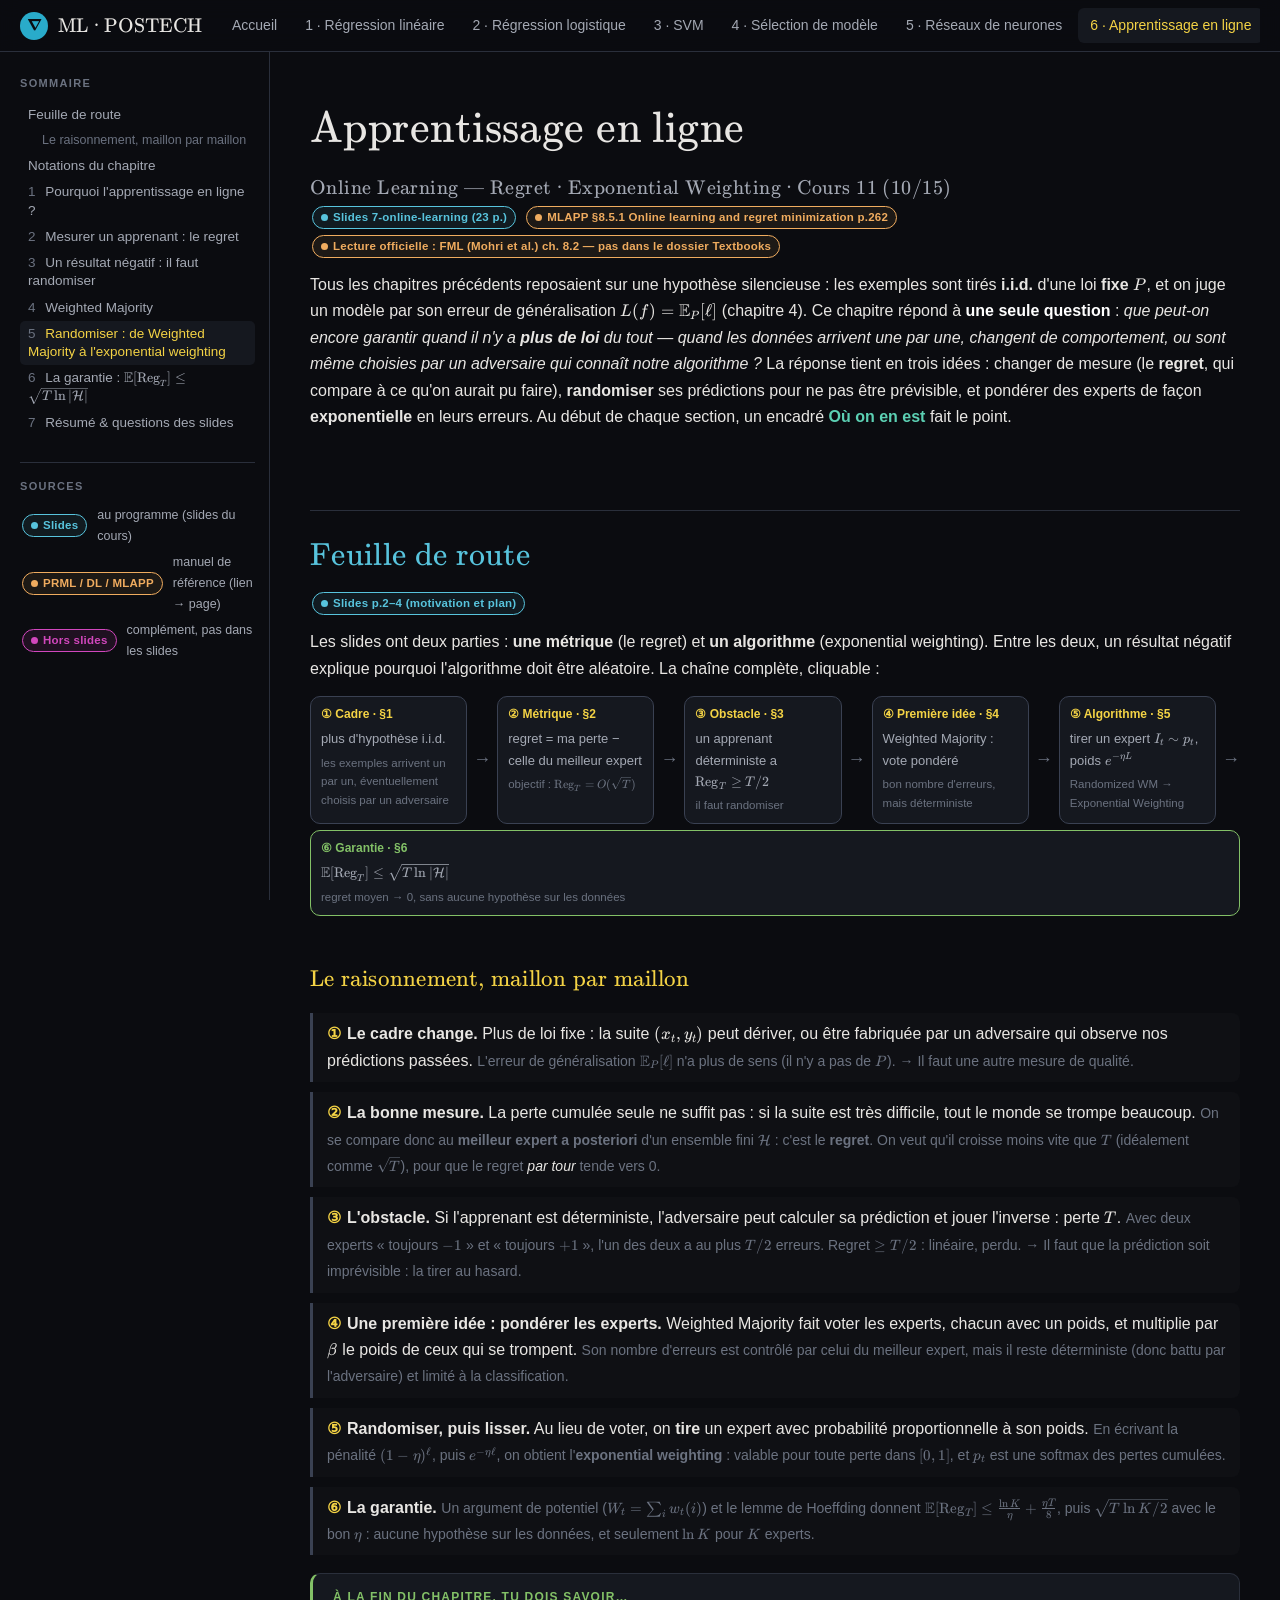
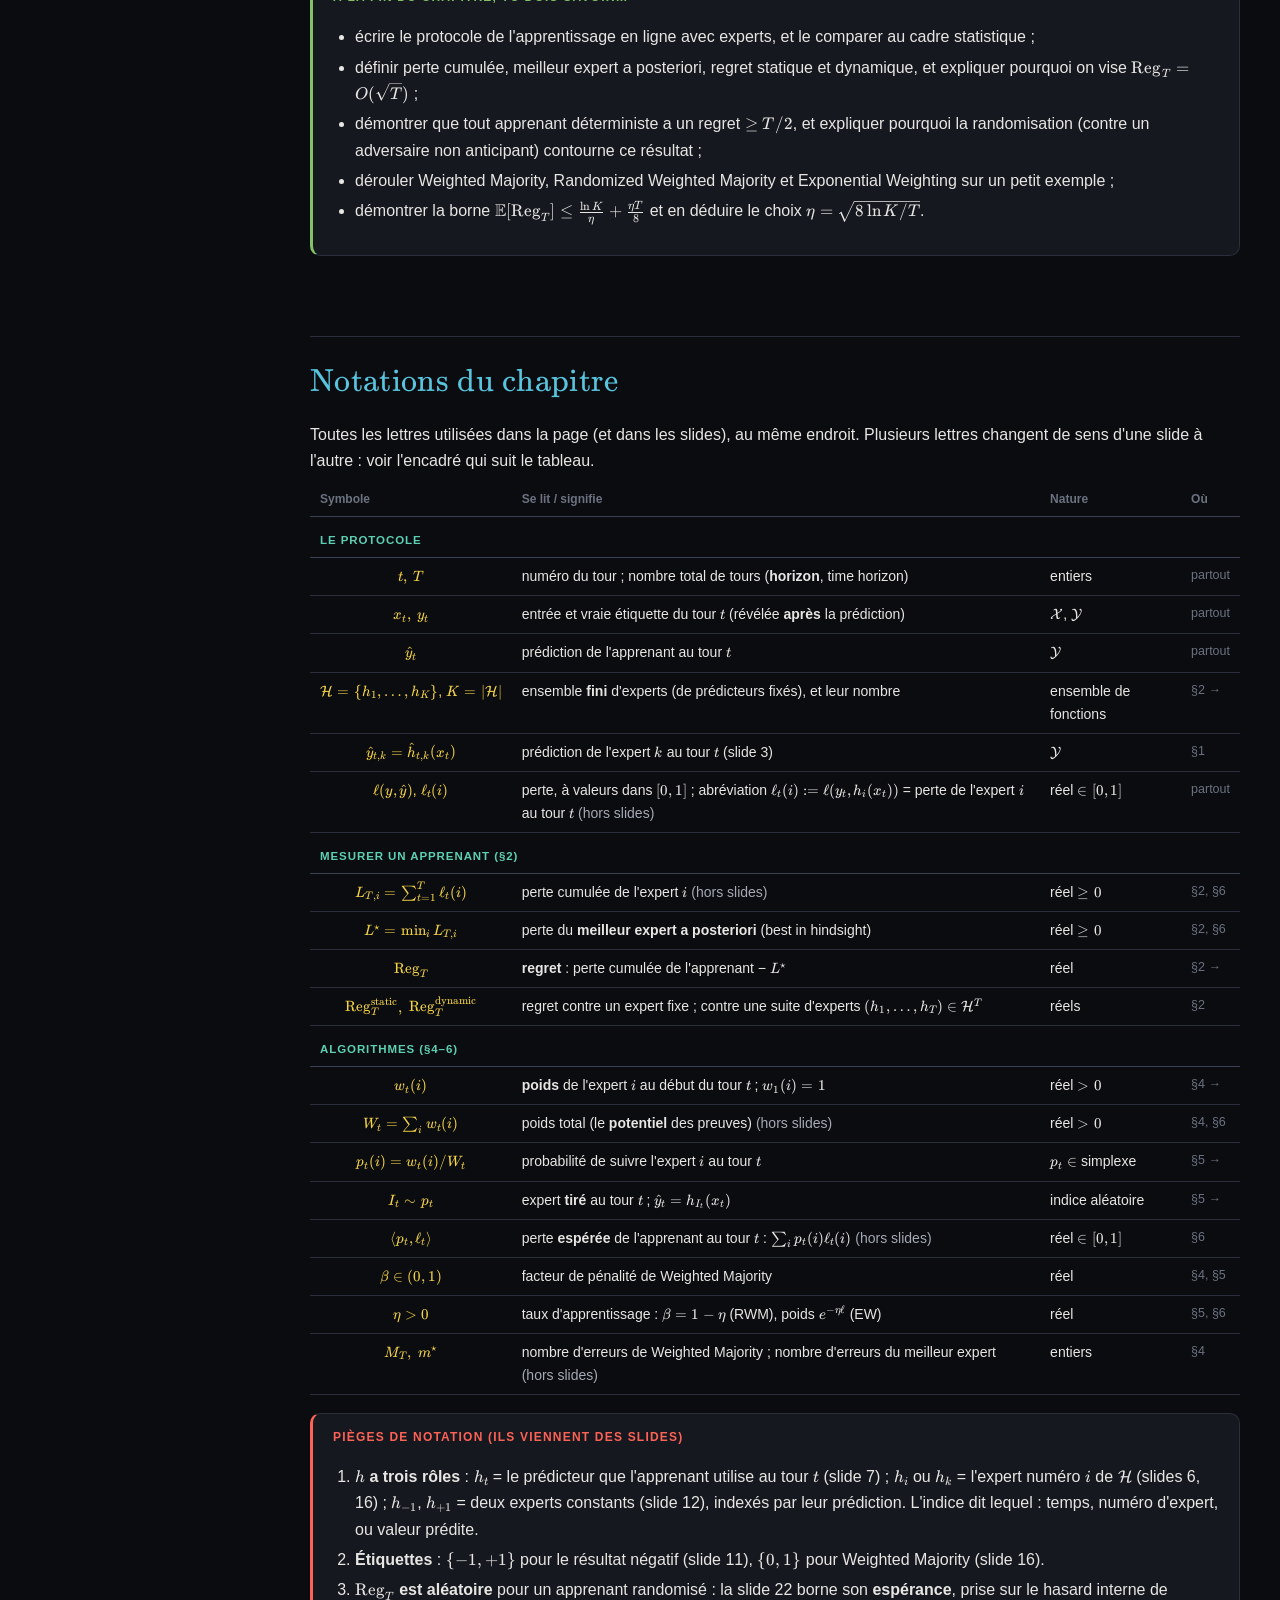
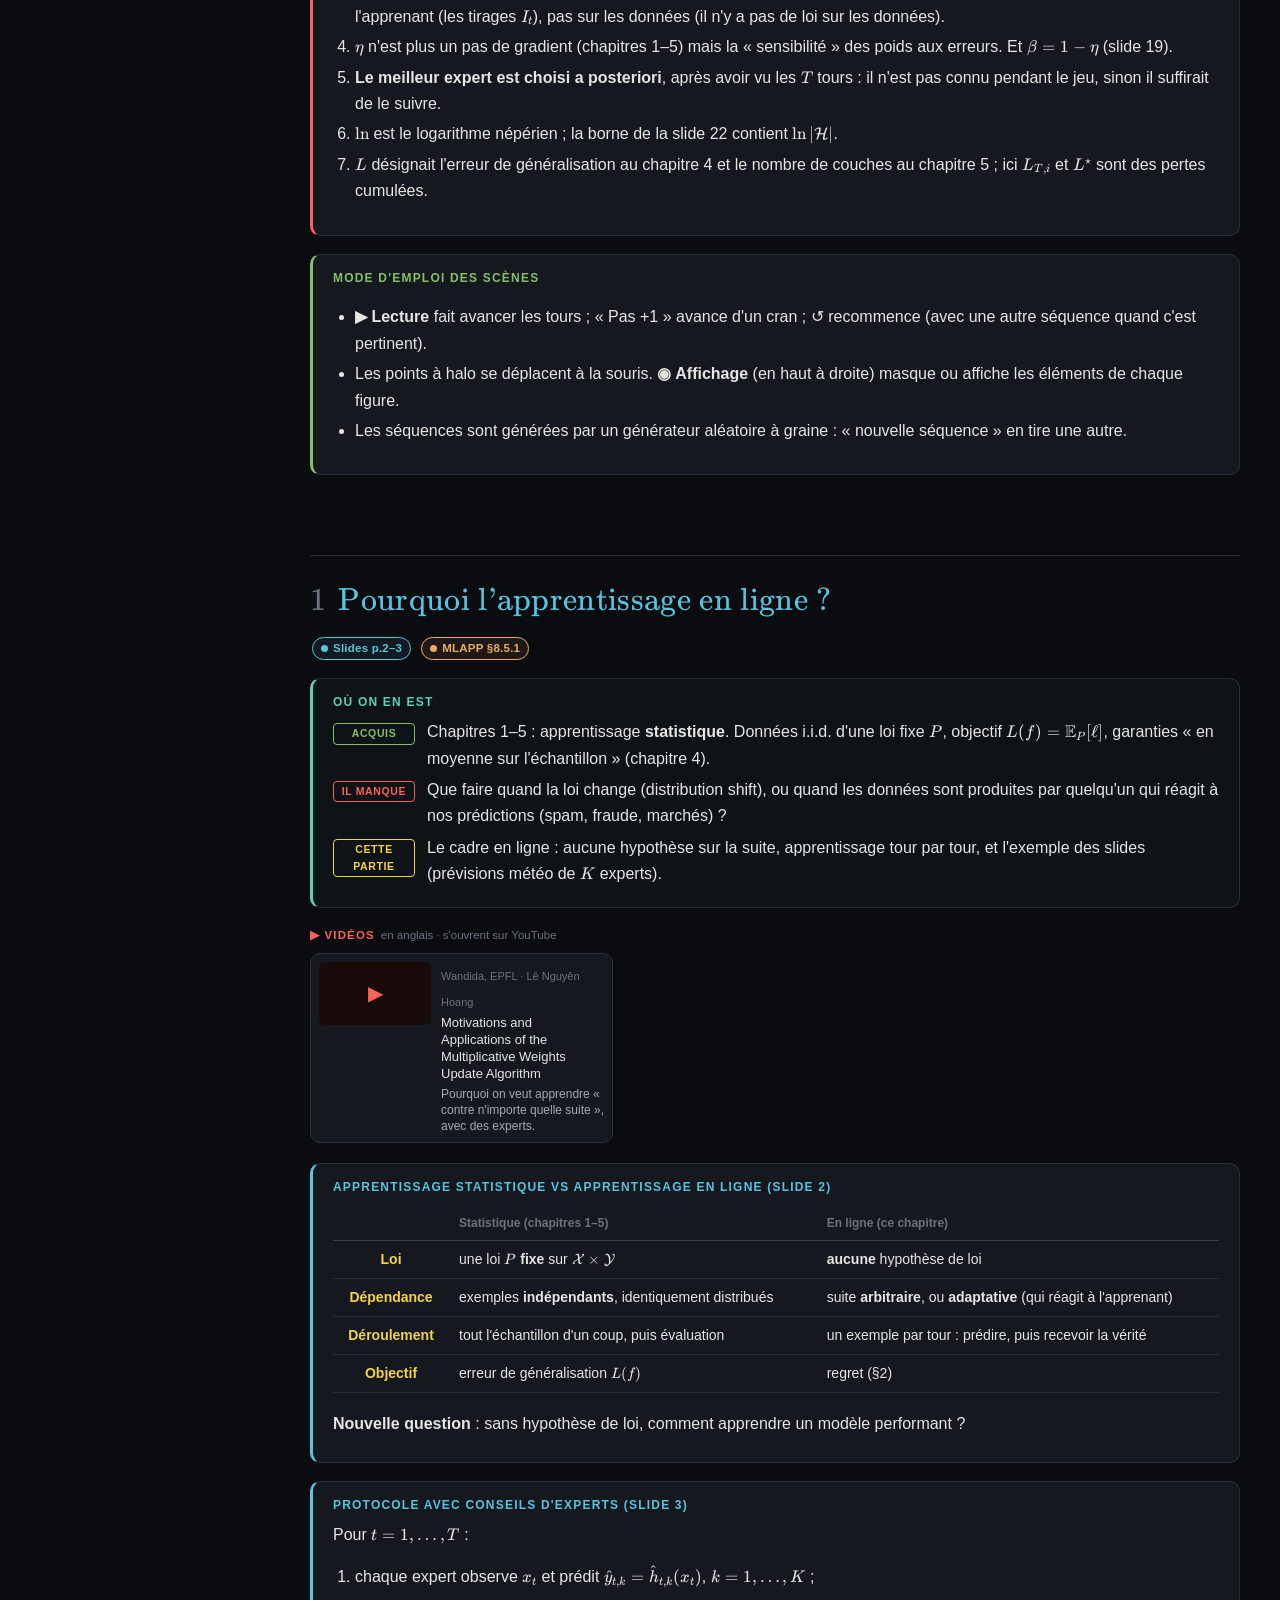
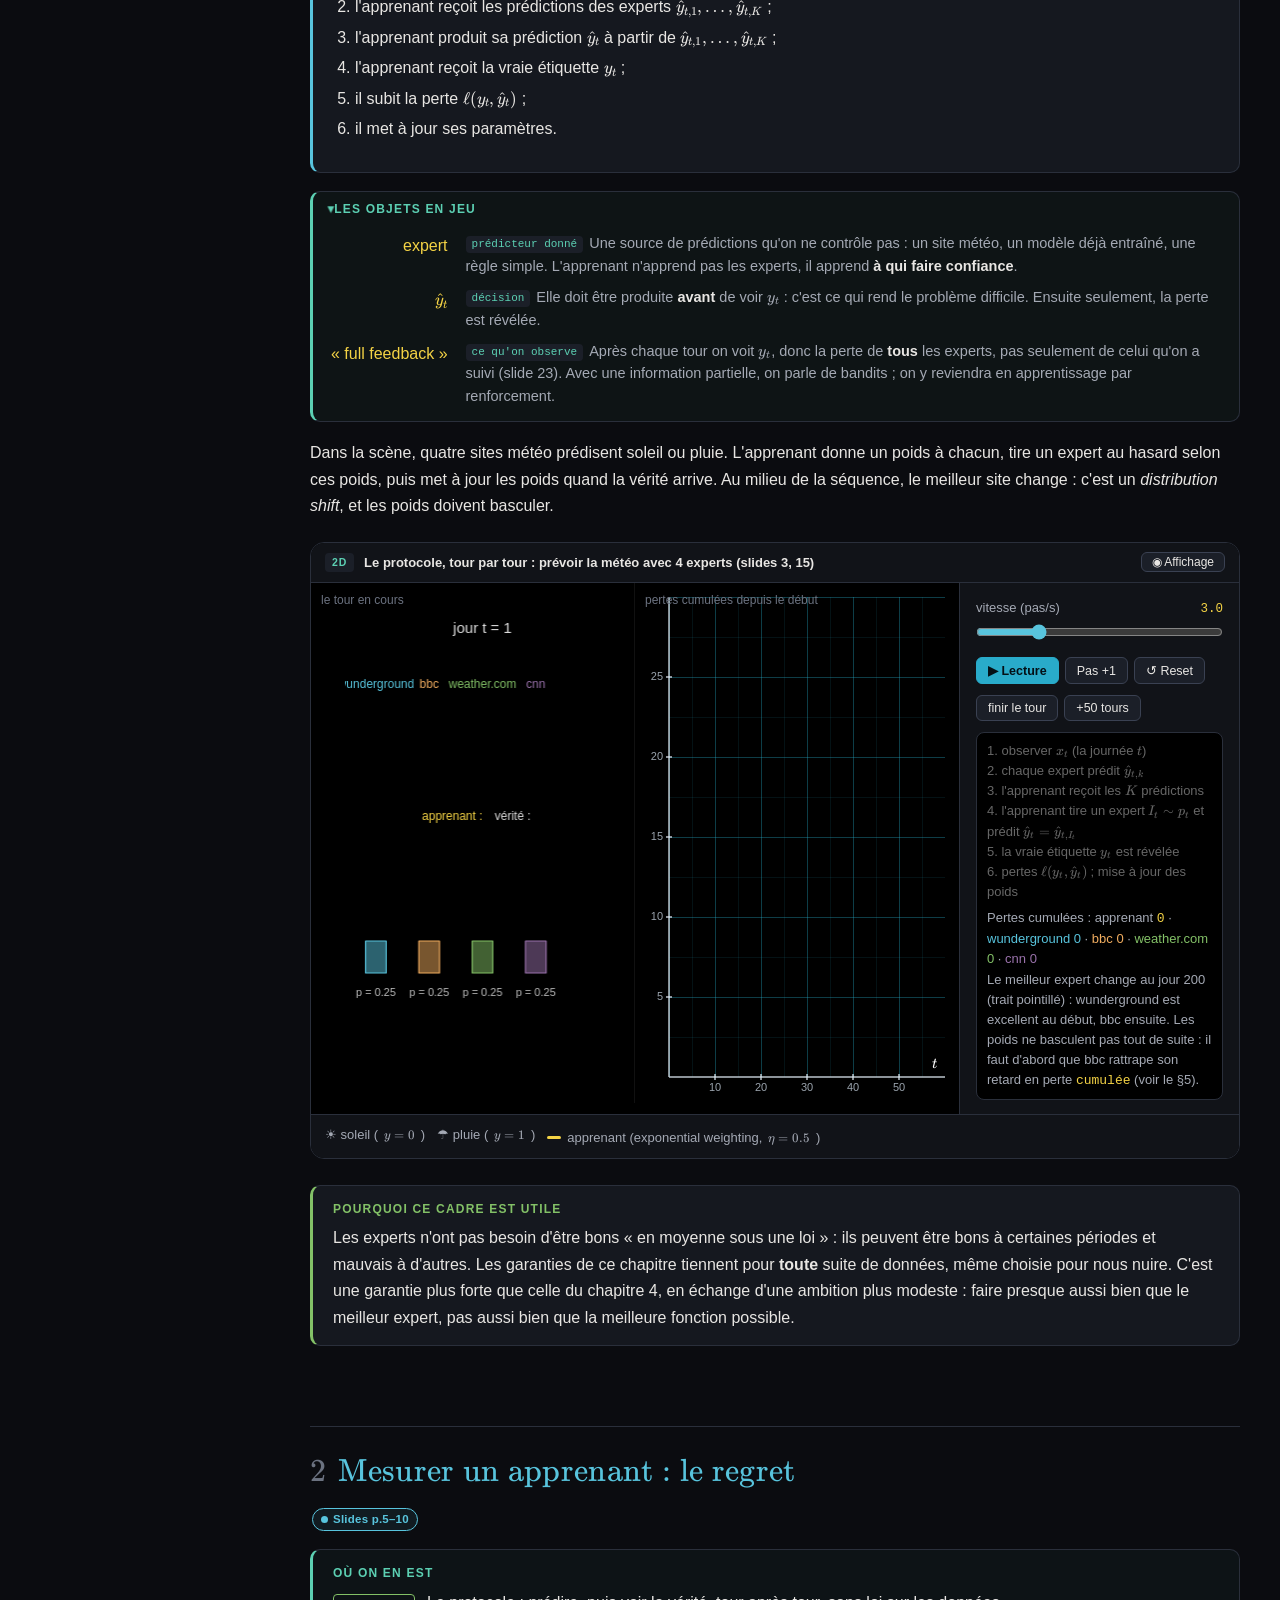
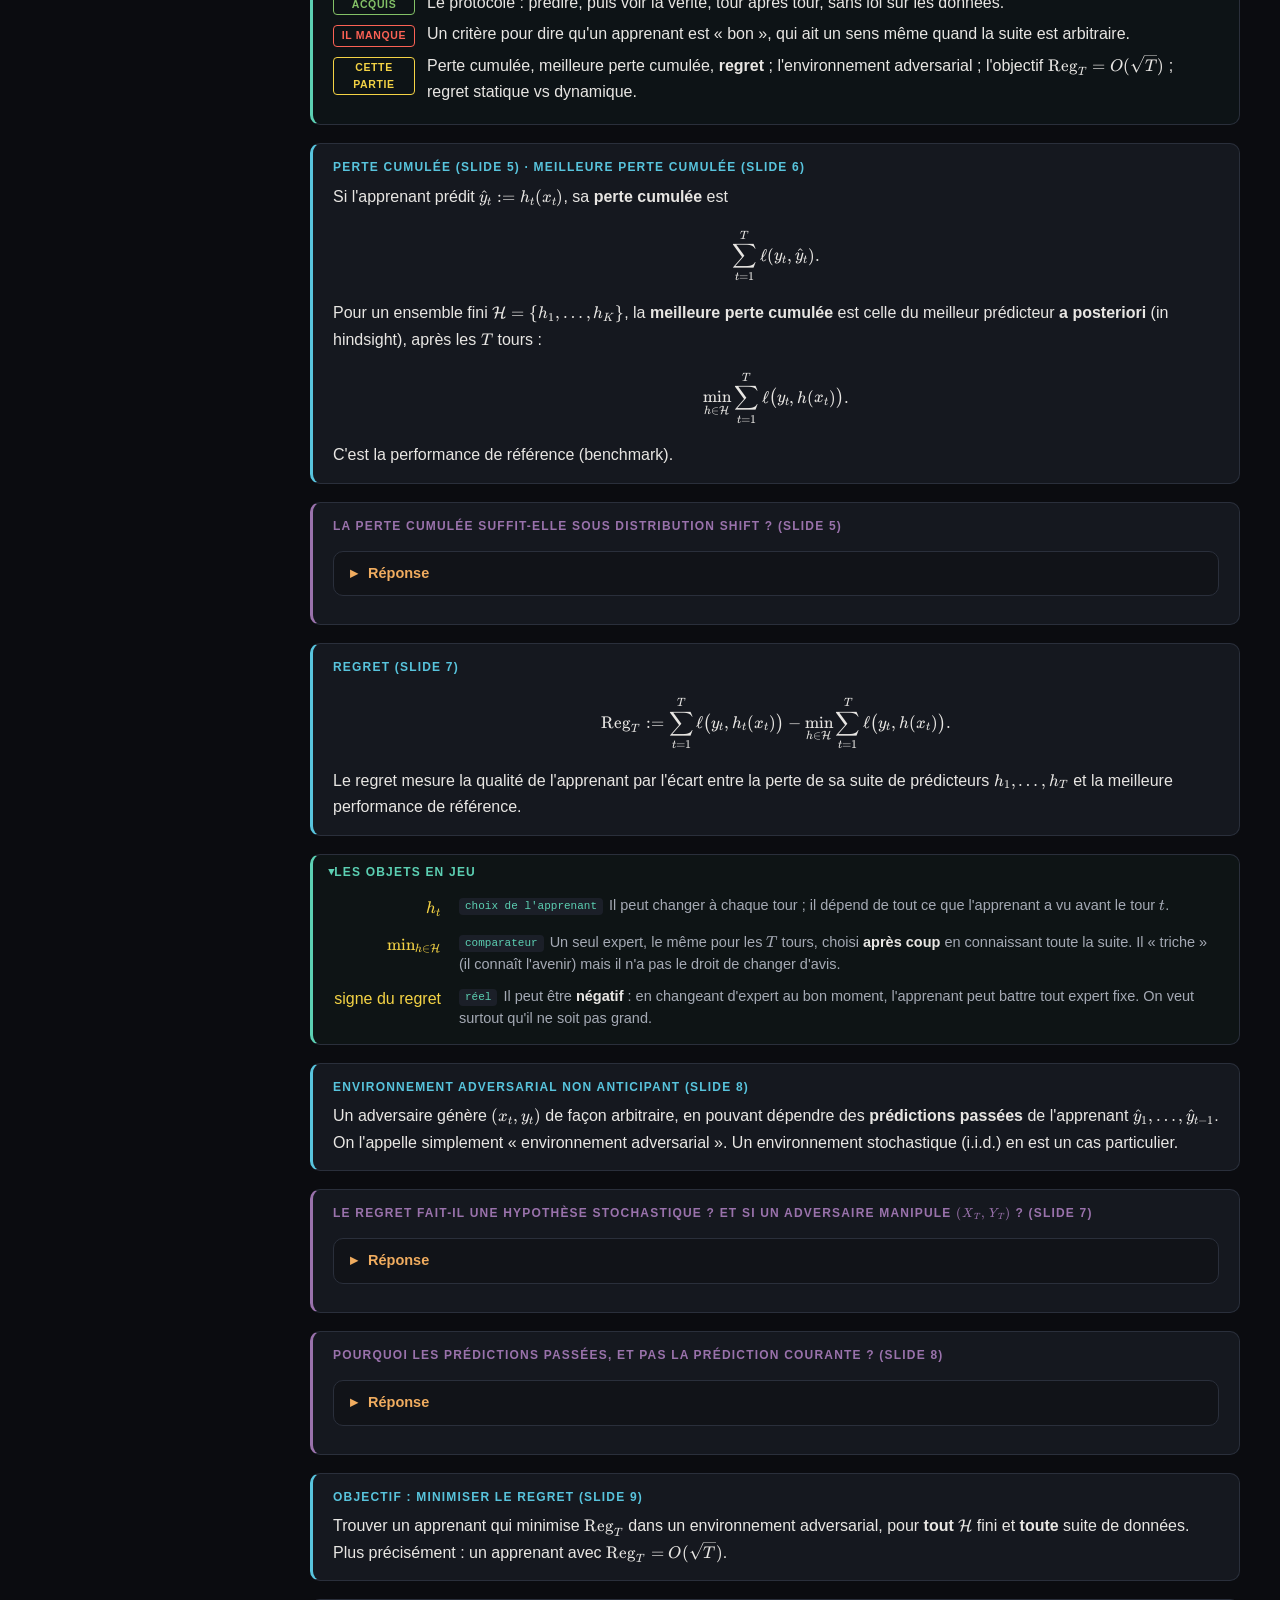
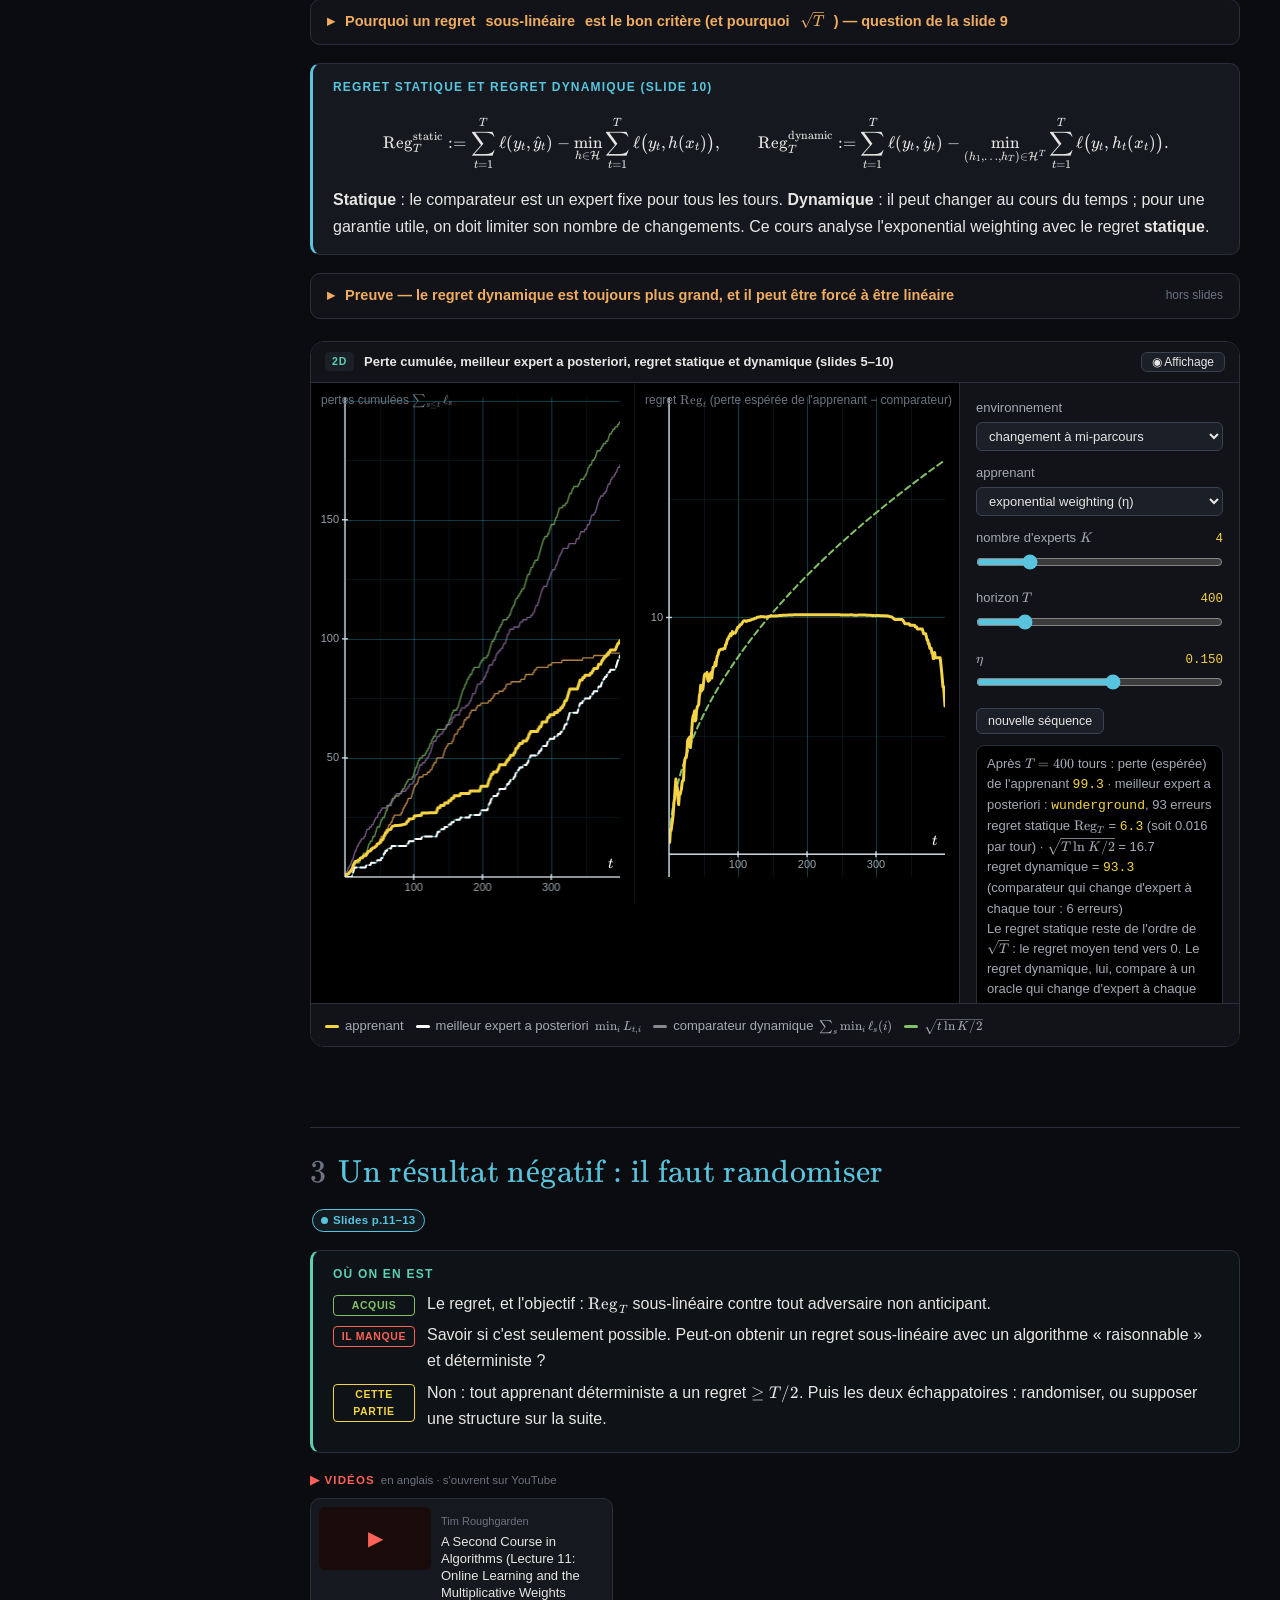
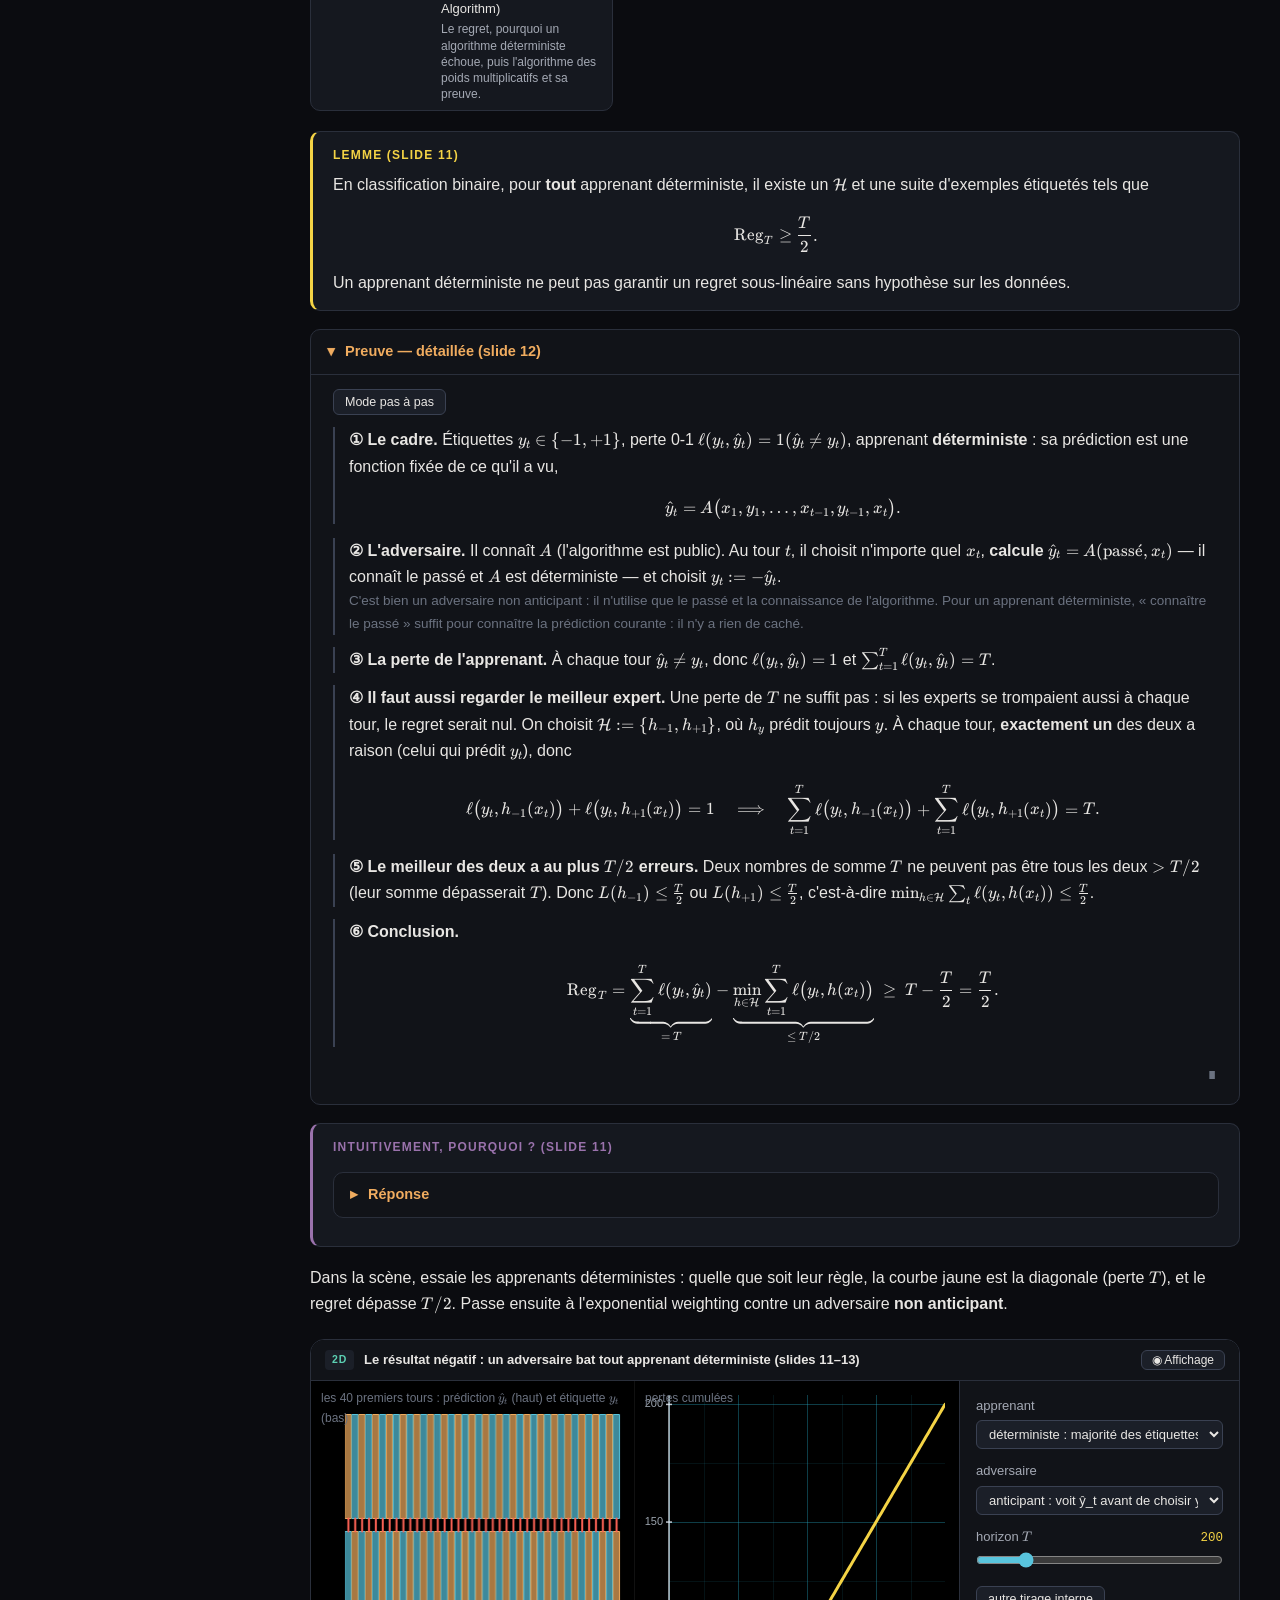
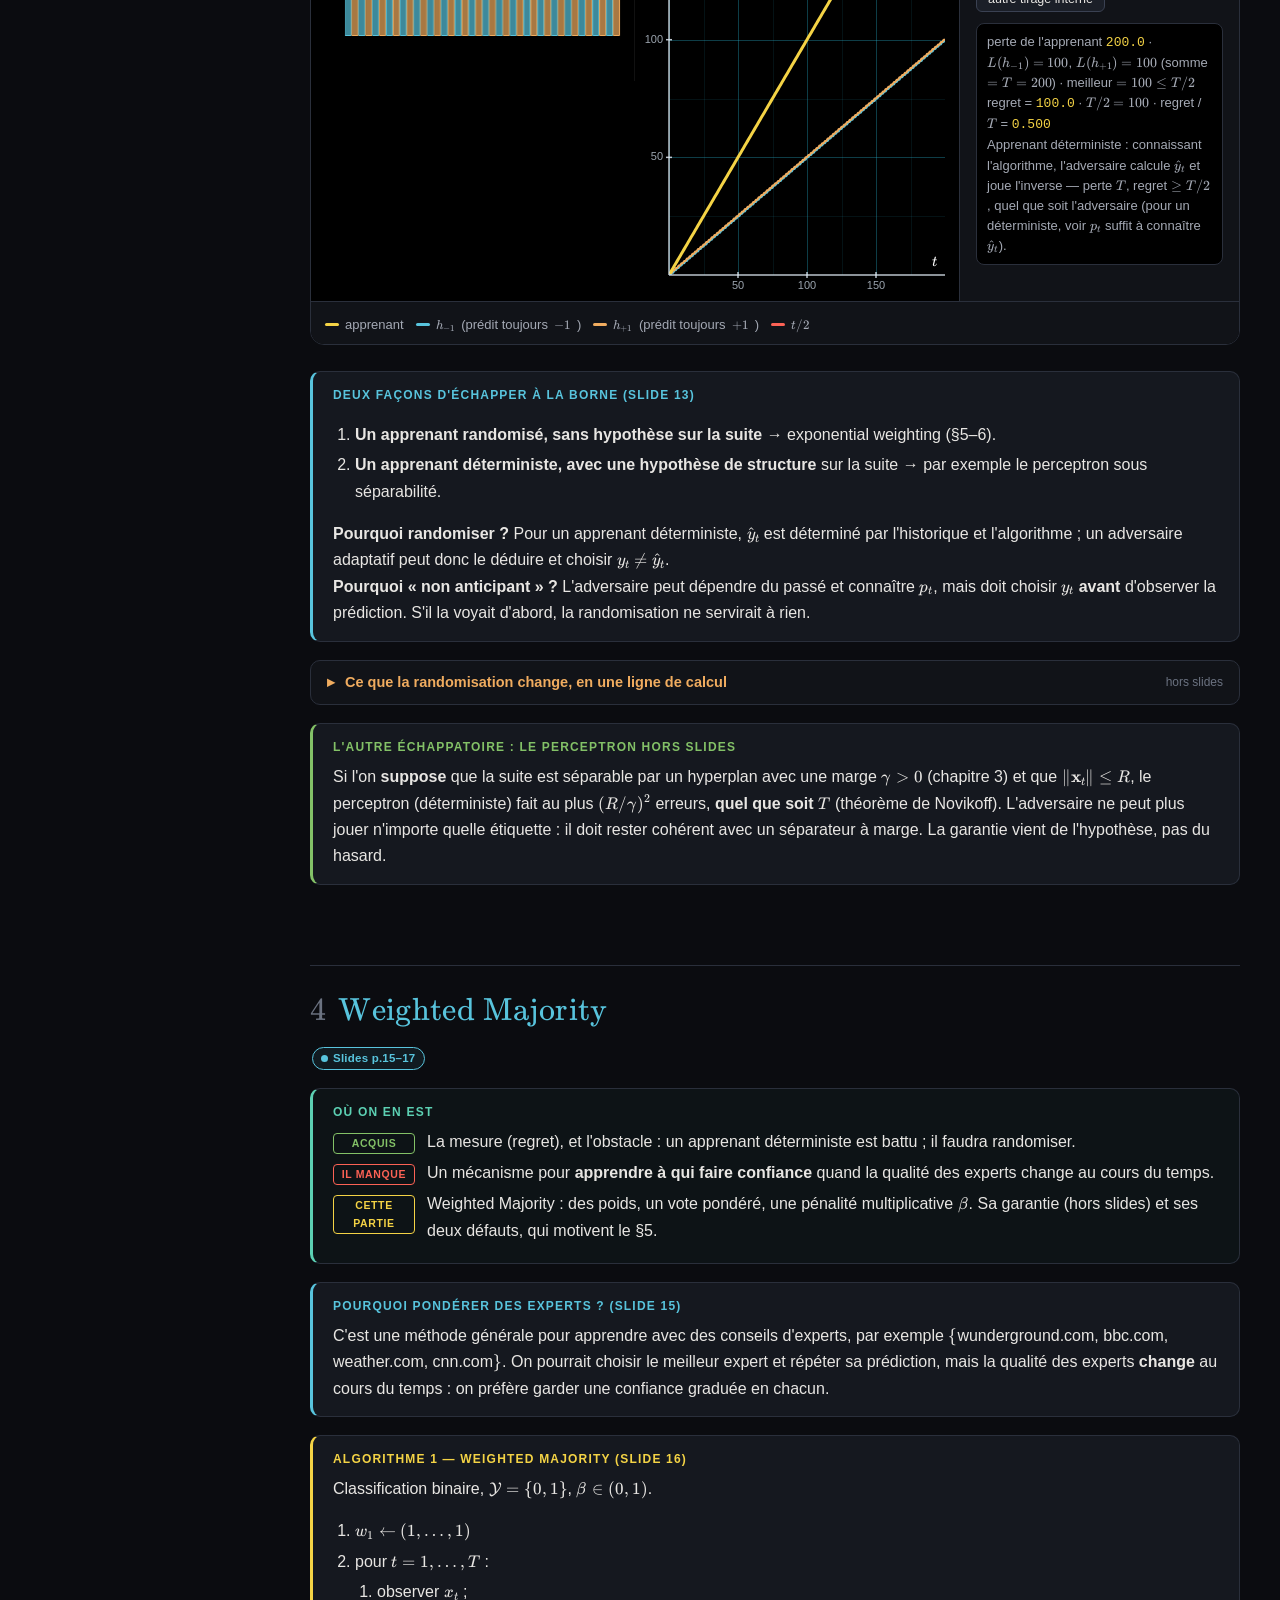
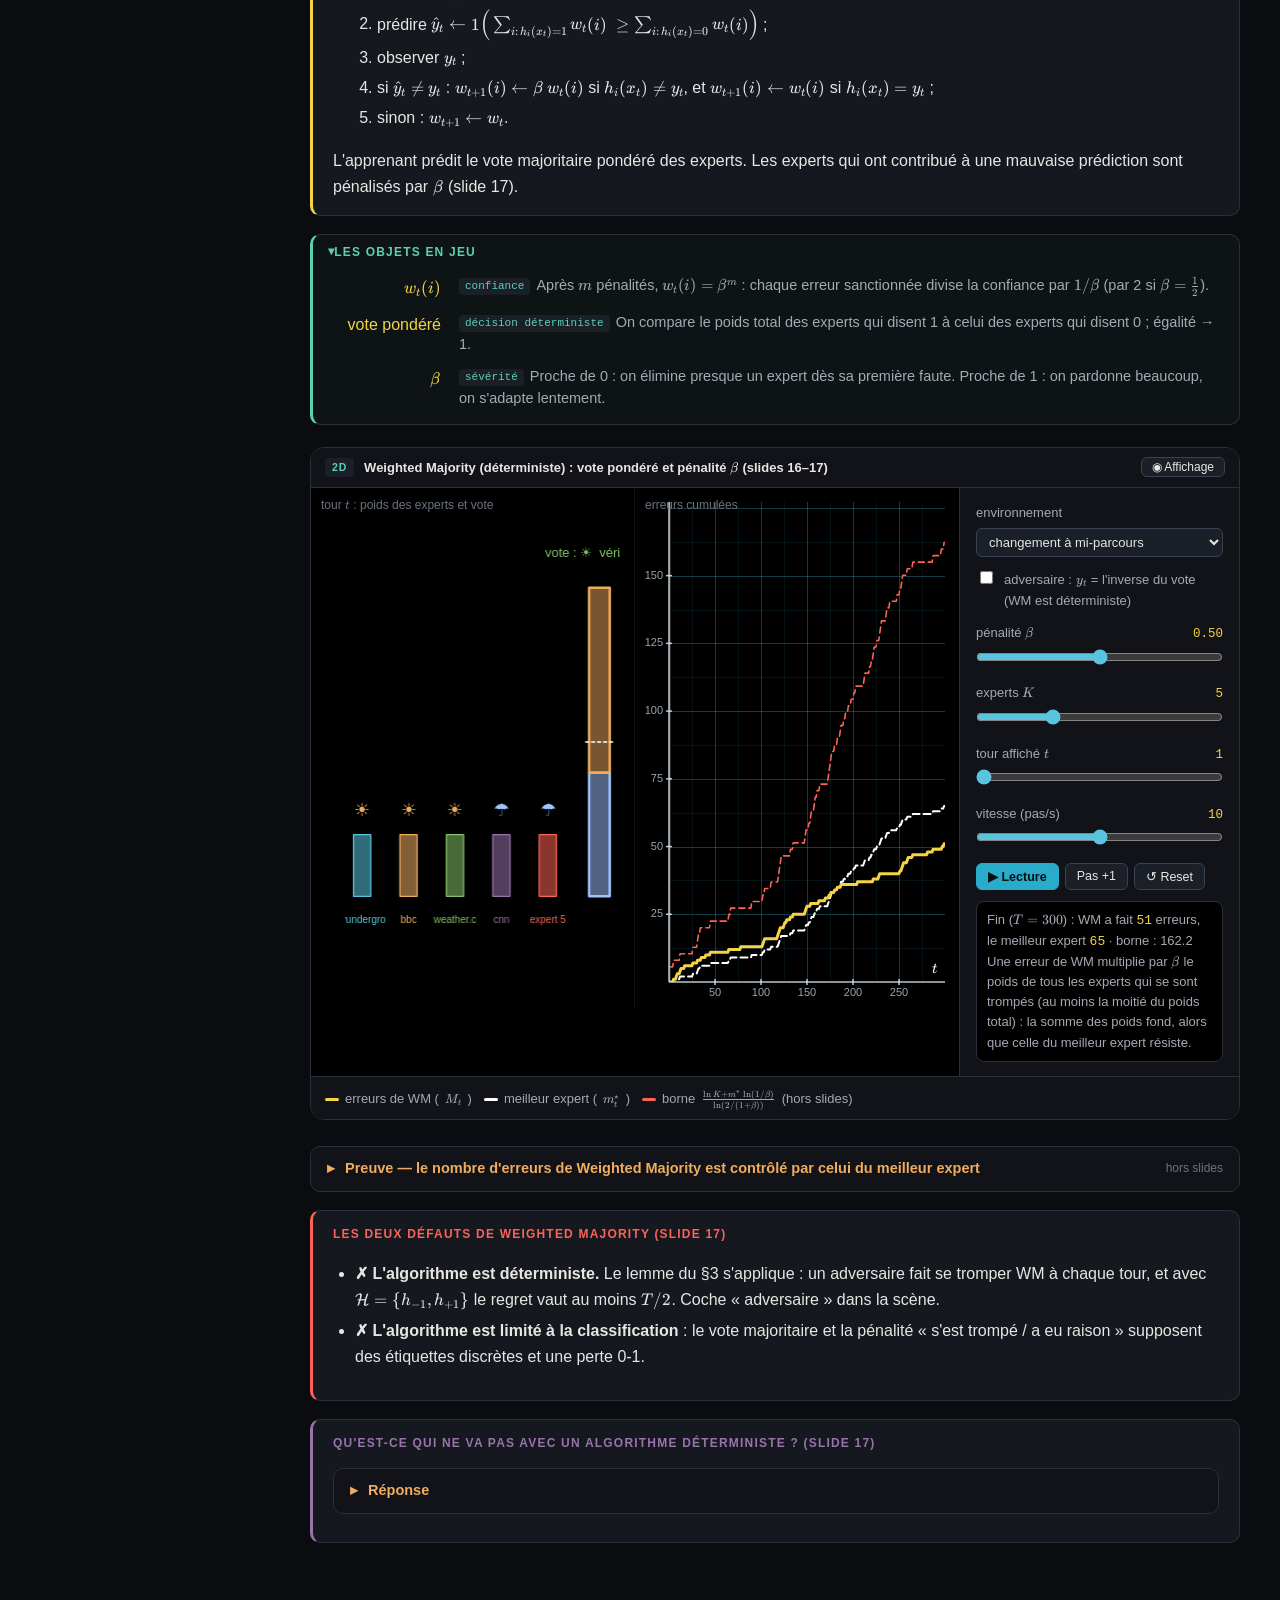
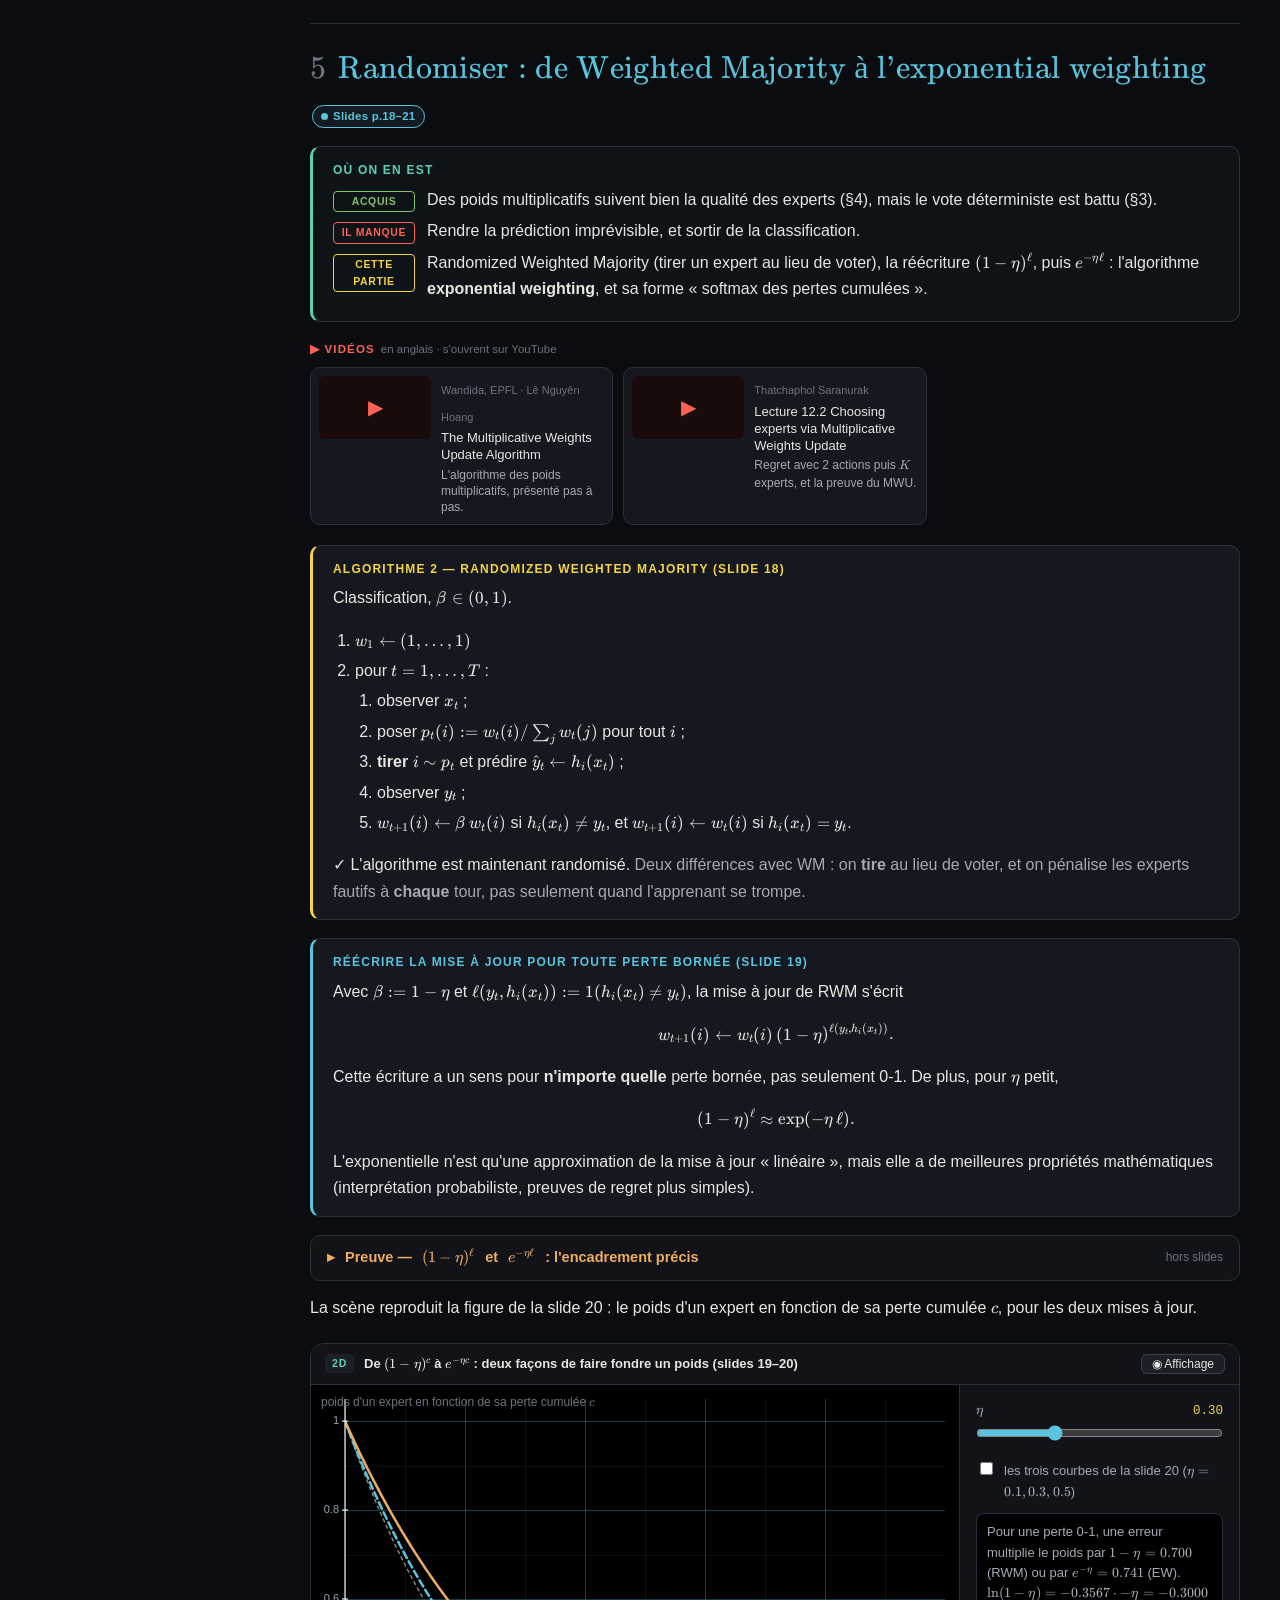
<file: online-learning.html>
<!DOCTYPE html>
<html lang="fr">
<head>
<meta charset="utf-8">
<meta name="viewport" content="width=device-width, initial-scale=1">
<title>Apprentissage en ligne — Cours interactif ML</title>
<link rel="stylesheet" href="lib/katex/katex.min.css">
<link rel="stylesheet" href="css/style.css">
</head>
<body>

<header class="topbar">
  <a class="brand" href="index.html"><span class="pi">∇</span>ML · POSTECH</a>
  <nav>
    <a href="index.html">Accueil</a>
    <a href="linear-regression.html">1 · Régression linéaire</a>
    <a href="logistic-regression.html">2 · Régression logistique</a>
    <a href="svm.html">3 · SVM</a>
    <a href="model-selection.html">4 · Sélection de modèle</a>
    <a href="neural-networks.html">5 · Réseaux de neurones</a>
    <a href="online-learning.html" class="active">6 · Apprentissage en ligne</a>
    <a href="vae.html">7 · VAE</a>
    <a href="transformers.html">8 · Transformers</a>
    <a href="kmeans.html">9 · k-means &amp; EM</a>
    <a href="exercises.html">Entraînement</a>
    <a class="local-only" href="homework.html">Devoirs</a>
  </nav>
</header>

<div class="layout">
<aside class="sidebar">
  <h4>Sommaire</h4>
  <div class="toc"></div>
  <div class="legend">
    <h4>Sources</h4>
    <div><span class="src slides">Slides</span> au programme (slides du cours)</div>
    <div><span class="src book">PRML / DL / MLAPP</span> manuel de référence (lien → page)</div>
    <div><span class="src extra">Hors slides</span> complément, pas dans les slides</div>
  </div>
</aside>

<main class="content"><div class="content-inner">

<h1>Apprentissage en ligne<span class="sub">Online Learning — Regret · Exponential Weighting · Cours 11 (10/15)</span></h1>
<div class="sources">
  <a class="src slides" href="../Slides/7-online-learning.pdf" target="_blank">Slides 7-online-learning (23 p.)</a>
  <a class="src book" href="../Textbooks/Machine%20Learning%20-%20A%20Probabilistic%20Perspective.pdf#page=293" target="_blank">MLAPP §8.5.1 Online learning and regret minimization p.262</a>
  <span class="src book">Lecture officielle : FML (Mohri et al.) ch. 8.2 — pas dans le dossier Textbooks</span>
</div>

<p>Tous les chapitres précédents reposaient sur une hypothèse silencieuse : les exemples sont tirés <b>i.i.d.</b> d'une loi <b>fixe</b> $P$, et on juge un modèle par son erreur de généralisation $L(f) = \E_P[\ell]$ (chapitre 4). Ce chapitre répond à <strong>une seule question</strong> : <em>que peut-on encore garantir quand il n'y a <b>plus de loi</b> du tout — quand les données arrivent une par une, changent de comportement, ou sont même choisies par un adversaire qui connaît notre algorithme ?</em> La réponse tient en trois idées : changer de mesure (le <b>regret</b>, qui compare à ce qu'on aurait pu faire), <b>randomiser</b> ses prédictions pour ne pas être prévisible, et pondérer des experts de façon <b>exponentielle</b> en leurs erreurs. Au début de chaque section, un encadré <span class="c-teal"><b>Où on en est</b></span> fait le point.</p>

<h2 id="roadmap">Feuille de route</h2>
<div class="sources"><a class="src slides" href="../Slides/7-online-learning.pdf#page=2" target="_blank">Slides p.2–4 (motivation et plan)</a></div>
<p>Les slides ont deux parties : <b>une métrique</b> (le regret) et <b>un algorithme</b> (exponential weighting). Entre les deux, un résultat négatif explique pourquoi l'algorithme doit être aléatoire. La chaîne complète, cliquable :</p>
<div class="flow">
<a class="st" href="#why"><b>① Cadre · §1</b>plus d'hypothèse i.i.d.<i>les exemples arrivent un par un, éventuellement choisis par un adversaire</i></a><div class="ar">→</div>
<a class="st" href="#regret"><b>② Métrique · §2</b>regret = ma perte − celle du meilleur expert<i>objectif : $\mathrm{Reg}_T = O(\sqrt T)$</i></a><div class="ar">→</div>
<a class="st" href="#negative"><b>③ Obstacle · §3</b>un apprenant déterministe a $\mathrm{Reg}_T\ge T/2$<i>il faut randomiser</i></a><div class="ar">→</div>
<a class="st" href="#wm"><b>④ Première idée · §4</b>Weighted Majority : vote pondéré<i>bon nombre d'erreurs, mais déterministe</i></a><div class="ar">→</div>
<a class="st" href="#ew"><b>⑤ Algorithme · §5</b>tirer un expert $I_t\sim p_t$, poids $e^{-\eta L}$<i>Randomized WM → Exponential Weighting</i></a><div class="ar">→</div>
<a class="st goal" href="#theorem"><b>⑥ Garantie · §6</b>$\E[\mathrm{Reg}_T]\le\sqrt{T\ln|\mathcal H|}$<i>regret moyen → 0, sans aucune hypothèse sur les données</i></a>
</div>

<h3 id="roadmap-why">Le raisonnement, maillon par maillon</h3>
<ol class="plan">
<li><span class="n">①</span><b>Le cadre change.</b> Plus de loi fixe : la suite $(x_t,y_t)$ peut dériver, ou être fabriquée par un adversaire qui observe nos prédictions passées. <span class="why">L'erreur de généralisation $\E_P[\ell]$ n'a plus de sens (il n'y a pas de $P$). → Il faut une autre mesure de qualité.</span></li>
<li><span class="n">②</span><b>La bonne mesure.</b> La perte cumulée seule ne suffit pas : si la suite est très difficile, tout le monde se trompe beaucoup. <span class="why">On se compare donc au <b>meilleur expert a posteriori</b> d'un ensemble fini $\mathcal H$ : c'est le <b>regret</b>. On veut qu'il croisse moins vite que $T$ (idéalement comme $\sqrt T$), pour que le regret <em>par tour</em> tende vers 0.</span></li>
<li><span class="n">③</span><b>L'obstacle.</b> Si l'apprenant est déterministe, l'adversaire peut calculer sa prédiction et jouer l'inverse : perte $T$. <span class="why">Avec deux experts « toujours $-1$ » et « toujours $+1$ », l'un des deux a au plus $T/2$ erreurs. Regret $\ge T/2$ : linéaire, perdu. → Il faut que la prédiction soit imprévisible : la tirer au hasard.</span></li>
<li><span class="n">④</span><b>Une première idée : pondérer les experts.</b> Weighted Majority fait voter les experts, chacun avec un poids, et multiplie par $\beta$ le poids de ceux qui se trompent. <span class="why">Son nombre d'erreurs est contrôlé par celui du meilleur expert, mais il reste déterministe (donc battu par l'adversaire) et limité à la classification.</span></li>
<li><span class="n">⑤</span><b>Randomiser, puis lisser.</b> Au lieu de voter, on <b>tire</b> un expert avec probabilité proportionnelle à son poids. <span class="why">En écrivant la pénalité $(1-\eta)^{\ell}$, puis $e^{-\eta\ell}$, on obtient l'<b>exponential weighting</b> : valable pour toute perte dans $[0,1]$, et $p_t$ est une softmax des pertes cumulées.</span></li>
<li><span class="n">⑥</span><b>La garantie.</b> <span class="why">Un argument de potentiel ($W_t = \sum_iw_t(i)$) et le lemme de Hoeffding donnent $\E[\mathrm{Reg}_T]\le\frac{\ln K}\eta+\frac{\eta T}8$, puis $\sqrt{T\ln K/2}$ avec le bon $\eta$ : aucune hypothèse sur les données, et seulement $\ln K$ pour $K$ experts.</span></li>
</ol>

<div class="box intu"><div class="box-title">À la fin du chapitre, tu dois savoir…</div>
<ul>
<li>écrire le protocole de l'apprentissage en ligne avec experts, et le comparer au cadre statistique ;</li>
<li>définir perte cumulée, meilleur expert a posteriori, regret statique et dynamique, et expliquer pourquoi on vise $\mathrm{Reg}_T = O(\sqrt T)$ ;</li>
<li>démontrer que tout apprenant déterministe a un regret $\ge T/2$, et expliquer pourquoi la randomisation (contre un adversaire non anticipant) contourne ce résultat ;</li>
<li>dérouler Weighted Majority, Randomized Weighted Majority et Exponential Weighting sur un petit exemple ;</li>
<li>démontrer la borne $\E[\mathrm{Reg}_T]\le\frac{\ln K}{\eta}+\frac{\eta T}{8}$ et en déduire le choix $\eta = \sqrt{8\ln K/T}$.</li>
</ul></div>

<div class="box hw local-only"><div class="box-title">Où se trouve chaque question du HW6 dans ce chapitre</div>
P1.(1) prédire avant le retour → <a href="#why">§1, protocole</a>, <a href="#regret">§2, environnement non anticipant</a> · P1.(2), P2.(1) exécuter EW, $L^\star$, regret → <a href="#ew">§5, algorithme 3</a>, <a href="#regret">§2, regret</a> · P2.(2) perte réalisée contre perte espérée → <a href="#ew">§5</a>, <a href="#theorem">§6, regret espéré</a>. Indices et corrigés : <a href="homework.html#hw6">page Devoirs</a>.
</div>

<h2 id="notations">Notations du chapitre</h2>
<p>Toutes les lettres utilisées dans la page (et dans les slides), au même endroit. Plusieurs lettres changent de sens d'une slide à l'autre : voir l'encadré qui suit le tableau.</p>
<div class="notation-wrap"><table class="notation">
<thead><tr><th>Symbole</th><th>Se lit / signifie</th><th>Nature</th><th>Où</th></tr></thead>
<tbody>
<tr class="grp"><td colspan="4">Le protocole</td></tr>
<tr><td>$t,\ T$</td><td>numéro du tour ; nombre total de tours (<b>horizon</b>, time horizon)</td><td>entiers</td><td class="where">partout</td></tr>
<tr><td>$x_t,\ y_t$</td><td>entrée et vraie étiquette du tour $t$ (révélée <b>après</b> la prédiction)</td><td>$\mathcal X$, $\mathcal Y$</td><td class="where">partout</td></tr>
<tr><td>$\hat y_t$</td><td>prédiction de l'apprenant au tour $t$</td><td>$\mathcal Y$</td><td class="where">partout</td></tr>
<tr><td>$\mathcal H = \{h_1,\dots,h_K\}$, $K = |\mathcal H|$</td><td>ensemble <b>fini</b> d'experts (de prédicteurs fixés), et leur nombre</td><td>ensemble de fonctions</td><td class="where">§2 →</td></tr>
<tr><td>$\hat y_{t,k} = \hat h_{t,k}(x_t)$</td><td>prédiction de l'expert $k$ au tour $t$ (slide 3)</td><td>$\mathcal Y$</td><td class="where">§1</td></tr>
<tr><td>$\ell(y,\hat y)$, $\ell_t(i)$</td><td>perte, à valeurs dans $[0,1]$ ; abréviation $\ell_t(i) := \ell(y_t,h_i(x_t))$ = perte de l'expert $i$ au tour $t$ <span class="c-dim">(hors slides)</span></td><td>réel $\in[0,1]$</td><td class="where">partout</td></tr>
<tr class="grp"><td colspan="4">Mesurer un apprenant (§2)</td></tr>
<tr><td>$L_{T,i} = \sum_{t=1}^T\ell_t(i)$</td><td>perte cumulée de l'expert $i$ <span class="c-dim">(hors slides)</span></td><td>réel $\ge0$</td><td class="where">§2, §6</td></tr>
<tr><td>$L^\star = \min_iL_{T,i}$</td><td>perte du <b>meilleur expert a posteriori</b> (best in hindsight)</td><td>réel $\ge0$</td><td class="where">§2, §6</td></tr>
<tr><td>$\mathrm{Reg}_T$</td><td><b>regret</b> : perte cumulée de l'apprenant − $L^\star$</td><td>réel</td><td class="where">§2 →</td></tr>
<tr><td>$\mathrm{Reg}^{\text{static}}_T,\ \mathrm{Reg}^{\text{dynamic}}_T$</td><td>regret contre un expert fixe ; contre une suite d'experts $(h_1,\dots,h_T)\in\mathcal H^T$</td><td>réels</td><td class="where">§2</td></tr>
<tr class="grp"><td colspan="4">Algorithmes (§4–6)</td></tr>
<tr><td>$w_t(i)$</td><td><b>poids</b> de l'expert $i$ au début du tour $t$ ; $w_1(i) = 1$</td><td>réel $>0$</td><td class="where">§4 →</td></tr>
<tr><td>$W_t = \sum_iw_t(i)$</td><td>poids total (le <b>potentiel</b> des preuves) <span class="c-dim">(hors slides)</span></td><td>réel $>0$</td><td class="where">§4, §6</td></tr>
<tr><td>$p_t(i) = w_t(i)/W_t$</td><td>probabilité de suivre l'expert $i$ au tour $t$</td><td>$p_t\in$ simplexe</td><td class="where">§5 →</td></tr>
<tr><td>$I_t\sim p_t$</td><td>expert <b>tiré</b> au tour $t$ ; $\hat y_t = h_{I_t}(x_t)$</td><td>indice aléatoire</td><td class="where">§5 →</td></tr>
<tr><td>$\langle p_t,\ell_t\rangle$</td><td>perte <b>espérée</b> de l'apprenant au tour $t$ : $\sum_ip_t(i)\ell_t(i)$ <span class="c-dim">(hors slides)</span></td><td>réel $\in[0,1]$</td><td class="where">§6</td></tr>
<tr><td>$\beta\in(0,1)$</td><td>facteur de pénalité de Weighted Majority</td><td>réel</td><td class="where">§4, §5</td></tr>
<tr><td>$\eta>0$</td><td>taux d'apprentissage : $\beta = 1-\eta$ (RWM), poids $e^{-\eta\ell}$ (EW)</td><td>réel</td><td class="where">§5, §6</td></tr>
<tr><td>$M_T,\ m^\star$</td><td>nombre d'erreurs de Weighted Majority ; nombre d'erreurs du meilleur expert <span class="c-dim">(hors slides)</span></td><td>entiers</td><td class="where">§4</td></tr>
</tbody></table></div>

<div class="box warn"><div class="box-title">Pièges de notation (ils viennent des slides)</div>
<ol>
<li><b>$h$ a trois rôles</b> : $h_t$ = le prédicteur que l'apprenant utilise au tour $t$ (slide 7) ; $h_i$ ou $h_k$ = l'expert numéro $i$ de $\mathcal H$ (slides 6, 16) ; $h_{-1}$, $h_{+1}$ = deux experts constants (slide 12), indexés par leur prédiction. L'indice dit lequel : temps, numéro d'expert, ou valeur prédite.</li>
<li><b>Étiquettes</b> : $\{-1,+1\}$ pour le résultat négatif (slide 11), $\{0,1\}$ pour Weighted Majority (slide 16).</li>
<li><b>$\mathrm{Reg}_T$ est aléatoire</b> pour un apprenant randomisé : la slide 22 borne son <b>espérance</b>, prise sur le hasard interne de l'apprenant (les tirages $I_t$), pas sur les données (il n'y a pas de loi sur les données).</li>
<li><b>$\eta$</b> n'est plus un pas de gradient (chapitres 1–5) mais la « sensibilité » des poids aux erreurs. Et $\beta = 1-\eta$ (slide 19).</li>
<li><b>Le meilleur expert est choisi a posteriori</b>, après avoir vu les $T$ tours : il n'est pas connu pendant le jeu, sinon il suffirait de le suivre.</li>
<li><b>$\ln$</b> est le logarithme népérien ; la borne de la slide 22 contient $\ln|\mathcal H|$.</li>
<li><b>$L$</b> désignait l'erreur de généralisation au chapitre 4 et le nombre de couches au chapitre 5 ; ici $L_{T,i}$ et $L^\star$ sont des pertes cumulées.</li>
</ol></div>

<div class="box intu"><div class="box-title">Mode d'emploi des scènes</div>
<ul>
<li><b>▶ Lecture</b> fait avancer les tours ; « Pas +1 » avance d'un cran ; ↺ recommence (avec une autre séquence quand c'est pertinent).</li>
<li>Les points à halo se déplacent à la souris. <b>◉ Affichage</b> (en haut à droite) masque ou affiche les éléments de chaque figure.</li>
<li>Les séquences sont générées par un générateur aléatoire à graine : « nouvelle séquence » en tire une autre.</li>
</ul></div>

<!-- ===================================================================== -->
<h2 id="why"><span class="num">1</span>Pourquoi l'apprentissage en ligne ?</h2>
<div class="sources"><a class="src slides" href="../Slides/7-online-learning.pdf#page=2" target="_blank">Slides p.2–3</a><a class="src book" href="../Textbooks/Machine%20Learning%20-%20A%20Probabilistic%20Perspective.pdf#page=293" target="_blank">MLAPP §8.5.1</a></div>
<div class="box road"><div class="box-title">Où on en est</div><div class="road-row"><span class="rk ok">Acquis</span><div>Chapitres 1–5 : apprentissage <b>statistique</b>. Données i.i.d. d'une loi fixe $P$, objectif $L(f) = \E_P[\ell]$, garanties « en moyenne sur l'échantillon » (chapitre 4).</div></div><div class="road-row"><span class="rk q">Il manque</span><div>Que faire quand la loi change (distribution shift), ou quand les données sont produites par quelqu'un qui réagit à nos prédictions (spam, fraude, marchés) ?</div></div><div class="road-row"><span class="rk go">Cette partie</span><div>Le cadre en ligne : aucune hypothèse sur la suite, apprentissage tour par tour, et l'exemple des slides (prévisions météo de $K$ experts).</div></div></div>
<div class="vids"><div class="vids-title">▶ Vidéos<span>en anglais · s'ouvrent sur YouTube</span></div><div class="vids-grid"><a class="vid" href="https://www.youtube.com/watch?v=5FkFjkHAMak" target="_blank" rel="noopener"><span class="vid-thumb">▶<img src="https://i.ytimg.com/vi/5FkFjkHAMak/mqdefault.jpg" loading="lazy" alt="" onerror="this.remove()"></span><span class="vid-body"><span class="vid-ch">Wandida, EPFL · Lê Nguyên Hoang</span><span class="vid-t" style="display:block">Motivations and Applications of the Multiplicative Weights Update Algorithm</span><span class="vid-why" style="display:block">Pourquoi on veut apprendre « contre n'importe quelle suite », avec des experts.</span></span></a></div></div>

<div class="box def"><div class="box-title">Apprentissage statistique vs apprentissage en ligne (slide 2)</div>
<div class="notation-wrap"><table class="notation">
<thead><tr><th></th><th>Statistique (chapitres 1–5)</th><th>En ligne (ce chapitre)</th></tr></thead>
<tbody>
<tr><td><b>Loi</b></td><td>une loi $P$ <b>fixe</b> sur $\mathcal X\times\mathcal Y$</td><td><b>aucune</b> hypothèse de loi</td></tr>
<tr><td><b>Dépendance</b></td><td>exemples <b>indépendants</b>, identiquement distribués</td><td>suite <b>arbitraire</b>, ou <b>adaptative</b> (qui réagit à l'apprenant)</td></tr>
<tr><td><b>Déroulement</b></td><td>tout l'échantillon d'un coup, puis évaluation</td><td>un exemple par tour : prédire, puis recevoir la vérité</td></tr>
<tr><td><b>Objectif</b></td><td>erreur de généralisation $L(f)$</td><td>regret (§2)</td></tr>
</tbody></table></div>
<p><b>Nouvelle question</b> : sans hypothèse de loi, comment apprendre un modèle performant ?</p>
</div>

<div class="box def"><div class="box-title">Protocole avec conseils d'experts (slide 3)</div>
Pour $t = 1,\dots,T$ :
<ol>
<li>chaque expert observe $x_t$ et prédit $\hat y_{t,k} = \hat h_{t,k}(x_t)$, $k = 1,\dots,K$ ;</li>
<li>l'apprenant reçoit les prédictions des experts $\hat y_{t,1},\dots,\hat y_{t,K}$ ;</li>
<li>l'apprenant produit sa prédiction $\hat y_t$ à partir de $\hat y_{t,1},\dots,\hat y_{t,K}$ ;</li>
<li>l'apprenant reçoit la vraie étiquette $y_t$ ;</li>
<li>il subit la perte $\ell(y_t,\hat y_t)$ ;</li>
<li>il met à jour ses paramètres.</li>
</ol>
</div>
<details class="objs" open><summary>Les objets en jeu</summary><dl>
<dt>expert</dt><dd><span class="ty">prédicteur donné</span>Une source de prédictions qu'on ne contrôle pas : un site météo, un modèle déjà entraîné, une règle simple. L'apprenant n'apprend pas les experts, il apprend <b>à qui faire confiance</b>.</dd>
<dt>$\hat y_t$</dt><dd><span class="ty">décision</span>Elle doit être produite <b>avant</b> de voir $y_t$ : c'est ce qui rend le problème difficile. Ensuite seulement, la perte est révélée.</dd>
<dt>« full feedback »</dt><dd><span class="ty">ce qu'on observe</span>Après chaque tour on voit $y_t$, donc la perte de <b>tous</b> les experts, pas seulement de celui qu'on a suivi (slide 23). Avec une information partielle, on parle de bandits ; on y reviendra en apprentissage par renforcement.</dd>
</dl></details>
<p>Dans la scène, quatre sites météo prédisent soleil ou pluie. L'apprenant donne un poids à chacun, tire un expert au hasard selon ces poids, puis met à jour les poids quand la vérité arrive. Au milieu de la séquence, le meilleur site change : c'est un <em>distribution shift</em>, et les poids doivent basculer.</p>
<div data-scene="ol-protocol"></div>
<div class="box intu"><div class="box-title">Pourquoi ce cadre est utile</div>
Les experts n'ont pas besoin d'être bons « en moyenne sous une loi » : ils peuvent être bons à certaines périodes et mauvais à d'autres. Les garanties de ce chapitre tiennent pour <b>toute</b> suite de données, même choisie pour nous nuire. C'est une garantie plus forte que celle du chapitre 4, en échange d'une ambition plus modeste : faire presque aussi bien que le meilleur expert, pas aussi bien que la meilleure fonction possible.
</div>

<!-- ===================================================================== -->
<h2 id="regret"><span class="num">2</span>Mesurer un apprenant : le regret</h2>
<div class="sources"><a class="src slides" href="../Slides/7-online-learning.pdf#page=5" target="_blank">Slides p.5–10</a></div>
<div class="box road"><div class="box-title">Où on en est</div><div class="road-row"><span class="rk ok">Acquis</span><div>Le protocole : prédire, puis voir la vérité, tour après tour, sans loi sur les données.</div></div><div class="road-row"><span class="rk q">Il manque</span><div>Un critère pour dire qu'un apprenant est « bon », qui ait un sens même quand la suite est arbitraire.</div></div><div class="road-row"><span class="rk go">Cette partie</span><div>Perte cumulée, meilleure perte cumulée, <b>regret</b> ; l'environnement adversarial ; l'objectif $\mathrm{Reg}_T = O(\sqrt T)$ ; regret statique vs dynamique.</div></div></div>

<div class="box def"><div class="box-title">Perte cumulée (slide 5) · meilleure perte cumulée (slide 6)</div>
Si l'apprenant prédit $\hat y_t := h_t(x_t)$, sa <b>perte cumulée</b> est
$$\sum_{t=1}^T\ell(y_t,\hat y_t).$$
Pour un ensemble fini $\mathcal H = \{h_1,\dots,h_K\}$, la <b>meilleure perte cumulée</b> est celle du meilleur prédicteur <b>a posteriori</b> (in hindsight), après les $T$ tours :
$$\min_{h\in\mathcal H}\sum_{t=1}^T\ell\big(y_t,h(x_t)\big).$$
C'est la performance de référence (benchmark).
</div>
<div class="box q"><div class="box-title">La perte cumulée suffit-elle sous distribution shift ? (slide 5)</div>
<details class="proof"><summary>Réponse</summary><div class="proof-body"><p>Non. La perte cumulée dépend surtout de la <b>difficulté</b> de la suite : si les étiquettes sont du bruit pur, tout apprenant fait environ $T/2$ erreurs, et ce n'est pas sa faute. Sans hypothèse de loi, on ne peut pas dire si « 300 erreurs » est bon ou mauvais. Il faut une <b>référence</b> calculée sur la même suite : la perte du meilleur expert a posteriori. Le regret mesure l'écart à cette référence, et il a un sens même si la suite change ou est adverse.</p></div></details></div>

<div class="box def"><div class="box-title">Regret (slide 7)</div>
$$\mathrm{Reg}_T := \sum_{t=1}^T\ell\big(y_t,h_t(x_t)\big)-\min_{h\in\mathcal H}\sum_{t=1}^T\ell\big(y_t,h(x_t)\big).$$
Le regret mesure la qualité de l'apprenant par l'écart entre la perte de sa suite de prédicteurs $h_1,\dots,h_T$ et la meilleure performance de référence.
</div>
<details class="objs" open><summary>Les objets en jeu</summary><dl>
<dt>$h_t$</dt><dd><span class="ty">choix de l'apprenant</span>Il peut changer à chaque tour ; il dépend de tout ce que l'apprenant a vu avant le tour $t$.</dd>
<dt>$\min_{h\in\mathcal H}$</dt><dd><span class="ty">comparateur</span>Un seul expert, le même pour les $T$ tours, choisi <b>après coup</b> en connaissant toute la suite. Il « triche » (il connaît l'avenir) mais il n'a pas le droit de changer d'avis.</dd>
<dt>signe du regret</dt><dd><span class="ty">réel</span>Il peut être <b>négatif</b> : en changeant d'expert au bon moment, l'apprenant peut battre tout expert fixe. On veut surtout qu'il ne soit pas grand.</dd>
</dl></details>

<div class="box def"><div class="box-title">Environnement adversarial non anticipant (slide 8)</div>
Un adversaire génère $(x_t,y_t)$ de façon arbitraire, en pouvant dépendre des <b>prédictions passées</b> de l'apprenant $\hat y_1,\dots,\hat y_{t-1}$. On l'appelle simplement « environnement adversarial ». Un environnement stochastique (i.i.d.) en est un cas particulier.
</div>
<div class="box q"><div class="box-title">Le regret fait-il une hypothèse stochastique ? Et si un adversaire manipule $(x_t,y_t)$ ? (slide 7)</div>
<details class="proof"><summary>Réponse</summary><div class="proof-body"><p><b>Aucune hypothèse</b> : la définition ne contient que la suite effectivement observée, pas de loi ni d'espérance sur les données. Si un adversaire rend la suite difficile, il la rend difficile <b>aussi pour le comparateur</b> : la perte du meilleur expert augmente avec celle de l'apprenant. Pour avoir un grand regret, l'adversaire doit faire échouer l'apprenant <b>sans</b> faire échouer tous les experts. Le §3 montre qu'il y arrive contre un apprenant déterministe, et le §6 qu'il n'y arrive pas contre l'exponential weighting.</p></div></details></div>
<div class="box q"><div class="box-title">Pourquoi les prédictions passées, et pas la prédiction courante ? (slide 8)</div>
<details class="proof"><summary>Réponse</summary><div class="proof-body"><p>Si l'adversaire voyait $\hat y_t$ avant de choisir $y_t$, il jouerait toujours $y_t\ne\hat y_t$ : l'apprenant se tromperait à chaque tour, même en tirant $\hat y_t$ à pile ou face, et aucun algorithme ne pourrait rien garantir (le §3 donne alors un regret $\ge T/2$ pour <b>tout</b> apprenant). L'adversaire non anticipant peut connaître l'algorithme et tout le passé, donc la <b>distribution</b> $p_t$ de la prochaine prédiction, mais pas le <b>tirage</b>. C'est le plus fort adversaire contre lequel on peut encore gagner.</p></div></details></div>

<div class="box def"><div class="box-title">Objectif : minimiser le regret (slide 9)</div>
Trouver un apprenant qui minimise $\mathrm{Reg}_T$ dans un environnement adversarial, pour <b>tout</b> $\mathcal H$ fini et <b>toute</b> suite de données. Plus précisément : un apprenant avec $\mathrm{Reg}_T = O(\sqrt T)$.
</div>
<details class="proof"><summary>Pourquoi un regret <b>sous-linéaire</b> est le bon critère (et pourquoi $\sqrt T$) — question de la slide 9</summary>
<div class="proof-body">
<div class="step"><b>① Sous-linéaire ⇔ regret moyen → 0.</b> « $\mathrm{Reg}_T = o(T)$ » veut dire par définition $\frac{\mathrm{Reg}_T}T\to0$. Or $\frac{\mathrm{Reg}_T}T$ est l'écart <b>par tour</b> entre la perte moyenne de l'apprenant et celle du meilleur expert. Sous-linéaire = « à la longue, on fait en moyenne aussi bien que le meilleur expert, sans savoir à l'avance lequel c'est ».</div>
<div class="step"><b>② Avec $\mathrm{Reg}_T\le c\sqrt T$</b> : $\frac{\mathrm{Reg}_T}T\le\frac{c}{\sqrt T}\to0$, avec une vitesse explicite. Un regret linéaire $\mathrm{Reg}_T\ge aT$ ($a>0$), au contraire, veut dire qu'on perd $a$ par tour pour toujours : on n'apprend pas.</div>
<div class="step"><b>③ Pourquoi on ne peut pas espérer mieux que $\sqrt T$</b> <span class="hint">hors slides</span>. Prenons deux experts dont les pertes 0-1 sont des pile ou face indépendants et équilibrés, à chaque tour. Quel que soit l'apprenant, sa perte espérée au tour $t$ vaut $\frac12$ (la perte de chaque expert est indépendante du passé), donc sa perte cumulée espérée vaut $\frac T2$. Mais $\min(L_1,L_2) = \frac{L_1+L_2}2-\frac{|L_1-L_2|}2$, et $L_1-L_2$ est une somme de $T$ variables indépendantes centrées de variance $\frac12$, donc de l'ordre de $\sqrt{T/2}$ (théorème central limite : $\E|L_1-L_2|\approx\sqrt{T/\pi}$). Donc $\E[\min_iL_{T,i}]\approx\frac T2-\frac12\sqrt{T/\pi}$ et $\E[\mathrm{Reg}_T]\approx\frac12\sqrt{T/\pi}$ : <b>tout</b> apprenant a un regret d'ordre $\sqrt T$ sur cet exemple, même aléatoire et pas adverse.
<div class="why">Intuition : le meilleur expert a posteriori bénéficie de la chance (ses fluctuations sont d'ordre $\sqrt T$), et l'apprenant ne peut pas prévoir la chance. $\sqrt T$ est donc la bonne échelle, et le §6 montre qu'on l'atteint.</div></div>
<div class="qed">∎</div>
</div></details>

<div class="box def"><div class="box-title">Regret statique et regret dynamique (slide 10)</div>
$$\mathrm{Reg}^{\text{static}}_T := \sum_{t=1}^T\ell(y_t,\hat y_t)-\min_{h\in\mathcal H}\sum_{t=1}^T\ell\big(y_t,h(x_t)\big),\qquad\mathrm{Reg}^{\text{dynamic}}_T := \sum_{t=1}^T\ell(y_t,\hat y_t)-\min_{(h_1,\dots,h_T)\in\mathcal H^T}\sum_{t=1}^T\ell\big(y_t,h_t(x_t)\big).$$
<b>Statique</b> : le comparateur est un expert fixe pour tous les tours. <b>Dynamique</b> : il peut changer au cours du temps ; pour une garantie utile, on doit limiter son nombre de changements. Ce cours analyse l'exponential weighting avec le regret <b>statique</b>.
</div>
<details class="proof"><summary>Preuve — le regret dynamique est toujours plus grand, et il peut être forcé à être linéaire <span class="hint">hors slides</span></summary>
<div class="proof-body">
<div class="step"><b>① Le comparateur dynamique est plus fort.</b> Pour tout $h\in\mathcal H$, la suite constante $(h,h,\dots,h)$ appartient à $\mathcal H^T$. Le minimum sur $\mathcal H^T$ est donc $\le$ le minimum sur les suites constantes, c'est-à-dire $\le\min_h\sum_t\ell(y_t,h(x_t))$. On retranche un nombre plus petit : $\mathrm{Reg}^{\text{dynamic}}_T\ge\mathrm{Reg}^{\text{static}}_T$.</div>
<div class="step"><b>② Le minimum sur $\mathcal H^T$ se calcule tour par tour.</b> La somme $\sum_t\ell(y_t,h_t(x_t))$ se découpe en termes qui ne dépendent chacun que d'un $h_t$ : on minimise chacun séparément, $\min_{(h_t)}\sum_t\ell = \sum_t\min_{h\in\mathcal H}\ell(y_t,h(x_t))$.</div>
<div class="step"><b>③ Exemple où il est linéaire.</b> Avec $\mathcal H = \{h_{-1},h_{+1}\}$ (experts constants) et la perte 0-1, à chaque tour l'un des deux a raison : $\min_h\ell(y_t,h) = 0$, et le comparateur dynamique a une perte <b>nulle</b>. Le regret dynamique est alors la perte de l'apprenant tout entière ; un adversaire non anticipant qui joue l'étiquette la moins probable sous $p_t$ lui inflige au moins $\frac12$ par tour en espérance : $\E[\mathrm{Reg}^{\text{dynamic}}_T]\ge\frac T2$.
<div class="why">Moralité : se comparer à un oracle qui change d'avis à chaque tour est trop ambitieux sans hypothèse. D'où la restriction du nombre de changements de la slide 10. Dans la scène, coche « comparateur et regret dynamiques ».</div></div>
<div class="qed">∎</div>
</div></details>
<div data-scene="ol-regret"></div>

<!-- ===================================================================== -->
<h2 id="negative"><span class="num">3</span>Un résultat négatif : il faut randomiser</h2>
<div class="sources"><a class="src slides" href="../Slides/7-online-learning.pdf#page=11" target="_blank">Slides p.11–13</a></div>
<div class="box road"><div class="box-title">Où on en est</div><div class="road-row"><span class="rk ok">Acquis</span><div>Le regret, et l'objectif : $\mathrm{Reg}_T$ sous-linéaire contre tout adversaire non anticipant.</div></div><div class="road-row"><span class="rk q">Il manque</span><div>Savoir si c'est seulement possible. Peut-on obtenir un regret sous-linéaire avec un algorithme « raisonnable » et déterministe ?</div></div><div class="road-row"><span class="rk go">Cette partie</span><div>Non : tout apprenant déterministe a un regret $\ge T/2$. Puis les deux échappatoires : randomiser, ou supposer une structure sur la suite.</div></div></div>
<div class="vids"><div class="vids-title">▶ Vidéos<span>en anglais · s'ouvrent sur YouTube</span></div><div class="vids-grid"><a class="vid" href="https://www.youtube.com/watch?v=IWzErYm8Lyk" target="_blank" rel="noopener"><span class="vid-thumb">▶<img src="https://i.ytimg.com/vi/IWzErYm8Lyk/mqdefault.jpg" loading="lazy" alt="" onerror="this.remove()"></span><span class="vid-body"><span class="vid-ch">Tim Roughgarden</span><span class="vid-t" style="display:block">A Second Course in Algorithms (Lecture 11: Online Learning and the Multiplicative Weights Algorithm)</span><span class="vid-why" style="display:block">Le regret, pourquoi un algorithme déterministe échoue, puis l'algorithme des poids multiplicatifs et sa preuve.</span></span></a></div></div>

<div class="box thm"><div class="box-title">Lemme (slide 11)</div>
En classification binaire, pour <b>tout</b> apprenant déterministe, il existe un $\mathcal H$ et une suite d'exemples étiquetés tels que
$$\mathrm{Reg}_T\ge\frac T2.$$
Un apprenant déterministe ne peut pas garantir un regret sous-linéaire sans hypothèse sur les données.
</div>
<details class="proof" open><summary>Preuve — détaillée (slide 12)</summary>
<div class="proof-body">
<div class="step"><b>① Le cadre.</b> Étiquettes $y_t\in\{-1,+1\}$, perte 0-1 $\ell(y_t,\hat y_t) = \mathbb 1(\hat y_t\ne y_t)$, apprenant <b>déterministe</b> : sa prédiction est une fonction fixée de ce qu'il a vu,
$$\hat y_t = A\big(x_1,y_1,\dots,x_{t-1},y_{t-1},x_t\big).$$</div>
<div class="step"><b>② L'adversaire.</b> Il connaît $A$ (l'algorithme est public). Au tour $t$, il choisit n'importe quel $x_t$, <b>calcule</b> $\hat y_t = A(\text{passé},x_t)$ — il connaît le passé et $A$ est déterministe — et choisit $y_t := -\hat y_t$.
<div class="why">C'est bien un adversaire non anticipant : il n'utilise que le passé et la connaissance de l'algorithme. Pour un apprenant déterministe, « connaître le passé » suffit pour connaître la prédiction courante : il n'y a rien de caché.</div></div>
<div class="step"><b>③ La perte de l'apprenant.</b> À chaque tour $\hat y_t\ne y_t$, donc $\ell(y_t,\hat y_t) = 1$ et $\sum_{t=1}^T\ell(y_t,\hat y_t) = T$.</div>
<div class="step"><b>④ Il faut aussi regarder le meilleur expert.</b> Une perte de $T$ ne suffit pas : si les experts se trompaient aussi à chaque tour, le regret serait nul. On choisit $\mathcal H := \{h_{-1},h_{+1}\}$, où $h_y$ prédit toujours $y$. À chaque tour, <b>exactement un</b> des deux a raison (celui qui prédit $y_t$), donc
$$\ell\big(y_t,h_{-1}(x_t)\big)+\ell\big(y_t,h_{+1}(x_t)\big) = 1\quad\Longrightarrow\quad\sum_{t=1}^T\ell\big(y_t,h_{-1}(x_t)\big)+\sum_{t=1}^T\ell\big(y_t,h_{+1}(x_t)\big) = T.$$</div>
<div class="step"><b>⑤ Le meilleur des deux a au plus $T/2$ erreurs.</b> Deux nombres de somme $T$ ne peuvent pas être tous les deux $>T/2$ (leur somme dépasserait $T$). Donc $L(h_{-1})\le\frac T2$ ou $L(h_{+1})\le\frac T2$, c'est-à-dire $\min_{h\in\mathcal H}\sum_t\ell(y_t,h(x_t))\le\frac T2$.</div>
<div class="step"><b>⑥ Conclusion.</b>
$$\mathrm{Reg}_T = \underbrace{\sum_{t=1}^T\ell(y_t,\hat y_t)}_{=\ T}-\underbrace{\min_{h\in\mathcal H}\sum_{t=1}^T\ell\big(y_t,h(x_t)\big)}_{\le\ T/2}\ \ge\ T-\frac T2 = \frac T2.$$</div>
<div class="qed">∎</div>
</div></details>
<div class="box q"><div class="box-title">Intuitivement, pourquoi ? (slide 11)</div>
<details class="proof"><summary>Réponse</summary><div class="proof-body"><p>Un algorithme déterministe est <b>prévisible</b> : quiconque connaît le code et le passé sait ce qu'il va dire. Un adversaire n'a qu'à dire le contraire. Les experts, eux, ne sont pas visés : l'un d'eux est d'accord avec l'adversaire au moins une fois sur deux. L'apprenant perd à tous les coups pendant qu'un expert fixe ne perd qu'une fois sur deux : l'écart grandit comme $T/2$.</p></div></details></div>
<p>Dans la scène, essaie les apprenants déterministes : quelle que soit leur règle, la courbe jaune est la diagonale (perte $T$), et le regret dépasse $T/2$. Passe ensuite à l'exponential weighting contre un adversaire <b>non anticipant</b>.</p>
<div data-scene="ol-adversary"></div>

<div class="box def"><div class="box-title">Deux façons d'échapper à la borne (slide 13)</div>
<ol>
<li><b>Un apprenant randomisé, sans hypothèse sur la suite</b> → exponential weighting (§5–6).</li>
<li><b>Un apprenant déterministe, avec une hypothèse de structure</b> sur la suite → par exemple le perceptron sous séparabilité.</li>
</ol>
<b>Pourquoi randomiser ?</b> Pour un apprenant déterministe, $\hat y_t$ est déterminé par l'historique et l'algorithme ; un adversaire adaptatif peut donc le déduire et choisir $y_t\ne\hat y_t$.<br>
<b>Pourquoi « non anticipant » ?</b> L'adversaire peut dépendre du passé et connaître $p_t$, mais doit choisir $y_t$ <b>avant</b> d'observer la prédiction. S'il la voyait d'abord, la randomisation ne servirait à rien.
</div>
<details class="proof"><summary>Ce que la randomisation change, en une ligne de calcul <span class="hint">hors slides</span></summary>
<div class="proof-body">
<div class="step"><b>① Contre un adversaire non anticipant.</b> Au tour $t$, $y_t$ est fixé (en fonction du passé), puis l'apprenant tire $\hat y_t$ selon une loi $q_t$. La perte espérée de ce tour vaut $\Pr(\hat y_t\ne y_t) = 1-q_t(y_t)$. Le pire que puisse faire l'adversaire est de choisir l'étiquette la moins probable : perte espérée $\max_yq_t(y)$, qui vaut $\frac12$ si $q_t$ est équilibrée. Il ne peut plus forcer une perte de 1 à chaque tour.</div>
<div class="step"><b>② Mais randomiser ne suffit pas.</b> Pile ou face à chaque tour donne une perte espérée $T/2$ ; si l'adversaire joue toujours $-1$, l'expert $h_{-1}$ ne se trompe jamais, et le regret vaut $T/2$. Il faut randomiser <b>et</b> apprendre : déplacer la masse de $q_t$ vers les experts qui réussissent. C'est exactement l'exponential weighting.</div>
<div class="step"><b>③ Contre un adversaire anticipant.</b> Il voit $\hat y_t$ puis choisit $y_t = -\hat y_t$ : la preuve du lemme s'applique mot pour mot, même à un apprenant randomisé.</div>
</div></details>
<div class="box intu"><div class="box-title">L'autre échappatoire : le perceptron <span class="hint">hors slides</span></div>
Si l'on <b>suppose</b> que la suite est séparable par un hyperplan avec une marge $\gamma>0$ (chapitre 3) et que $\|\bx_t\|\le R$, le perceptron (déterministe) fait au plus $(R/\gamma)^2$ erreurs, <b>quel que soit $T$</b> (théorème de Novikoff). L'adversaire ne peut plus jouer n'importe quelle étiquette : il doit rester cohérent avec un séparateur à marge. La garantie vient de l'hypothèse, pas du hasard.
</div>

<!-- ===================================================================== -->
<h2 id="wm"><span class="num">4</span>Weighted Majority</h2>
<div class="sources"><a class="src slides" href="../Slides/7-online-learning.pdf#page=15" target="_blank">Slides p.15–17</a></div>
<div class="box road"><div class="box-title">Où on en est</div><div class="road-row"><span class="rk ok">Acquis</span><div>La mesure (regret), et l'obstacle : un apprenant déterministe est battu ; il faudra randomiser.</div></div><div class="road-row"><span class="rk q">Il manque</span><div>Un mécanisme pour <b>apprendre à qui faire confiance</b> quand la qualité des experts change au cours du temps.</div></div><div class="road-row"><span class="rk go">Cette partie</span><div>Weighted Majority : des poids, un vote pondéré, une pénalité multiplicative $\beta$. Sa garantie (hors slides) et ses deux défauts, qui motivent le §5.</div></div></div>

<div class="box def"><div class="box-title">Pourquoi pondérer des experts ? (slide 15)</div>
C'est une méthode générale pour apprendre avec des conseils d'experts, par exemple $\{$wunderground.com, bbc.com, weather.com, cnn.com$\}$. On pourrait choisir le meilleur expert et répéter sa prédiction, mais la qualité des experts <b>change</b> au cours du temps : on préfère garder une confiance graduée en chacun.
</div>
<div class="box thm"><div class="box-title">Algorithme 1 — Weighted Majority (slide 16)</div>
Classification binaire, $\mathcal Y = \{0,1\}$, $\beta\in(0,1)$.
<ol>
<li>$w_1\leftarrow(1,\dots,1)$</li>
<li>pour $t = 1,\dots,T$ :
<ol>
<li>observer $x_t$ ;</li>
<li>prédire $\hat y_t\leftarrow\mathbb 1\Big(\sum_{i:\,h_i(x_t) = 1}w_t(i)\ \ge\sum_{i:\,h_i(x_t) = 0}w_t(i)\Big)$ ;</li>
<li>observer $y_t$ ;</li>
<li>si $\hat y_t\ne y_t$ : $w_{t+1}(i)\leftarrow\beta\,w_t(i)$ si $h_i(x_t)\ne y_t$, et $w_{t+1}(i)\leftarrow w_t(i)$ si $h_i(x_t) = y_t$ ;</li>
<li>sinon : $w_{t+1}\leftarrow w_t$.</li>
</ol></li>
</ol>
L'apprenant prédit le vote majoritaire pondéré des experts. Les experts qui ont contribué à une mauvaise prédiction sont pénalisés par $\beta$ (slide 17).
</div>
<details class="objs" open><summary>Les objets en jeu</summary><dl>
<dt>$w_t(i)$</dt><dd><span class="ty">confiance</span>Après $m$ pénalités, $w_t(i) = \beta^m$ : chaque erreur sanctionnée divise la confiance par $1/\beta$ (par 2 si $\beta = \frac12$).</dd>
<dt>vote pondéré</dt><dd><span class="ty">décision déterministe</span>On compare le poids total des experts qui disent 1 à celui des experts qui disent 0 ; égalité → 1.</dd>
<dt>$\beta$</dt><dd><span class="ty">sévérité</span>Proche de 0 : on élimine presque un expert dès sa première faute. Proche de 1 : on pardonne beaucoup, on s'adapte lentement.</dd>
</dl></details>
<div data-scene="ol-wm"></div>
<details class="proof"><summary>Preuve — le nombre d'erreurs de Weighted Majority est contrôlé par celui du meilleur expert <span class="hint">hors slides</span></summary>
<div class="proof-body">
<p>Notons $M$ le nombre d'erreurs de WM sur les $T$ tours, $m^\star$ celui du meilleur expert $i^\star$, et $W_t = \sum_iw_t(i)$ le poids total. On montre
$$M\le\frac{\ln K+m^\star\ln(1/\beta)}{\ln\big(2/(1+\beta)\big)}.$$</p>
<div class="step"><b>① Au départ.</b> $W_1 = K$ (tous les poids valent 1).</div>
<div class="step"><b>② Un tour où WM a raison.</b> Les poids ne changent pas : $W_{t+1} = W_t$.</div>
<div class="step"><b>③ Un tour où WM se trompe.</b> WM a prédit l'étiquette qui avait au moins la moitié du poids. Comme $\hat y_t\ne y_t$, tous les experts qui ont prédit $\hat y_t$ se sont trompés : leur poids total $W^{\text{faux}}$ vérifie $W^{\text{faux}}\ge\frac12W_t$. Après la mise à jour :
$$W_{t+1} = \underbrace{(W_t-W^{\text{faux}})}_{\text{poids inchangés}}+\beta W^{\text{faux}} = W_t-(1-\beta)W^{\text{faux}}\le W_t-(1-\beta)\frac{W_t}2 = \frac{1+\beta}2\,W_t.$$
<div class="why">C'est le cœur de l'argument : <b>chaque erreur de l'apprenant fait fondre le poids total</b> d'au moins un facteur $\frac{1+\beta}2<1$, parce qu'une erreur du vote implique qu'une majorité (en poids) s'est trompée.</div></div>
<div class="step"><b>④ Après $M$ erreurs.</b> En enchaînant ② et ③ : $W_{T+1}\le K\Big(\frac{1+\beta}2\Big)^M$.</div>
<div class="step"><b>⑤ Le poids du meilleur expert résiste.</b> $w(i^\star)$ n'est multiplié par $\beta$ que lors des tours où WM se trompe <b>et</b> $i^\star$ se trompe, donc au plus $m^\star$ fois : $w_{T+1}(i^\star)\ge\beta^{m^\star}$.</div>
<div class="step"><b>⑥ Comparer.</b> Un poids est inférieur au total : $\beta^{m^\star}\le w_{T+1}(i^\star)\le W_{T+1}\le K\big(\frac{1+\beta}2\big)^M$. On prend le logarithme (croissant) :
$$m^\star\ln\beta\le\ln K+M\ln\frac{1+\beta}2.$$
Comme $\ln\frac{1+\beta}2 = -\ln\frac2{1+\beta}<0$ et $\ln\beta = -\ln\frac1\beta$, on réarrange : $M\ln\frac2{1+\beta}\le\ln K+m^\star\ln\frac1\beta$, puis on divise par $\ln\frac2{1+\beta}>0$.</div>
<div class="step"><b>⑦ Exemple $\beta = \frac12$.</b> $M\le\frac{\ln K+m^\star\ln2}{\ln(4/3)}\approx2.41\,m^\star+3.48\ln K$. Le facteur devant $m^\star$ est supérieur à 2, et ce n'est pas un défaut de la preuve : contre l'adversaire du §3, $M = T$ alors que $m^\star\le T/2$, donc aucune borne de la forme $M\le c\,m^\star+\dots$ avec $c<2$ n'est possible pour un algorithme déterministe.</div>
<div class="qed">∎</div>
</div></details>
<div class="box warn"><div class="box-title">Les deux défauts de Weighted Majority (slide 17)</div>
<ul>
<li><b>✗ L'algorithme est déterministe.</b> Le lemme du §3 s'applique : un adversaire fait se tromper WM à chaque tour, et avec $\mathcal H = \{h_{-1},h_{+1}\}$ le regret vaut au moins $T/2$. Coche « adversaire » dans la scène.</li>
<li><b>✗ L'algorithme est limité à la classification</b> : le vote majoritaire et la pénalité « s'est trompé / a eu raison » supposent des étiquettes discrètes et une perte 0-1.</li>
</ul></div>
<div class="box q"><div class="box-title">Qu'est-ce qui ne va pas avec un algorithme déterministe ? (slide 17)</div>
<details class="proof"><summary>Réponse</summary><div class="proof-body"><p>Il est prévisible. Connaissant les poids (calculables à partir du passé), l'adversaire connaît le vote et joue l'inverse : $M_T = T$. La borne ci-dessus reste vraie, mais elle devient inutile, car le meilleur expert a alors au moins $\approx T/2.4$ erreurs. Le regret, lui, est $\ge T/2$ : linéaire.</p></div></details></div>

<!-- ===================================================================== -->
<h2 id="ew"><span class="num">5</span>Randomiser : de Weighted Majority à l'exponential weighting</h2>
<div class="sources"><a class="src slides" href="../Slides/7-online-learning.pdf#page=18" target="_blank">Slides p.18–21</a></div>
<div class="box road"><div class="box-title">Où on en est</div><div class="road-row"><span class="rk ok">Acquis</span><div>Des poids multiplicatifs suivent bien la qualité des experts (§4), mais le vote déterministe est battu (§3).</div></div><div class="road-row"><span class="rk q">Il manque</span><div>Rendre la prédiction imprévisible, et sortir de la classification.</div></div><div class="road-row"><span class="rk go">Cette partie</span><div>Randomized Weighted Majority (tirer un expert au lieu de voter), la réécriture $(1-\eta)^{\ell}$, puis $e^{-\eta\ell}$ : l'algorithme <b>exponential weighting</b>, et sa forme « softmax des pertes cumulées ».</div></div></div>
<div class="vids"><div class="vids-title">▶ Vidéos<span>en anglais · s'ouvrent sur YouTube</span></div><div class="vids-grid"><a class="vid" href="https://www.youtube.com/watch?v=0AC1WmRX1_s" target="_blank" rel="noopener"><span class="vid-thumb">▶<img src="https://i.ytimg.com/vi/0AC1WmRX1_s/mqdefault.jpg" loading="lazy" alt="" onerror="this.remove()"></span><span class="vid-body"><span class="vid-ch">Wandida, EPFL · Lê Nguyên Hoang</span><span class="vid-t" style="display:block">The Multiplicative Weights Update Algorithm</span><span class="vid-why" style="display:block">L'algorithme des poids multiplicatifs, présenté pas à pas.</span></span></a><a class="vid" href="https://www.youtube.com/watch?v=farwgaEMJeA" target="_blank" rel="noopener"><span class="vid-thumb">▶<img src="https://i.ytimg.com/vi/farwgaEMJeA/mqdefault.jpg" loading="lazy" alt="" onerror="this.remove()"></span><span class="vid-body"><span class="vid-ch">Thatchaphol Saranurak</span><span class="vid-t" style="display:block">Lecture 12.2 Choosing experts via Multiplicative Weights Update</span><span class="vid-why" style="display:block">Regret avec 2 actions puis $K$ experts, et la preuve du MWU.</span></span></a></div></div>

<div class="box thm"><div class="box-title">Algorithme 2 — Randomized Weighted Majority (slide 18)</div>
Classification, $\beta\in(0,1)$.
<ol>
<li>$w_1\leftarrow(1,\dots,1)$</li>
<li>pour $t = 1,\dots,T$ :
<ol>
<li>observer $x_t$ ;</li>
<li>poser $p_t(i) := w_t(i)/\sum_jw_t(j)$ pour tout $i$ ;</li>
<li><b>tirer</b> $i\sim p_t$ et prédire $\hat y_t\leftarrow h_i(x_t)$ ;</li>
<li>observer $y_t$ ;</li>
<li>$w_{t+1}(i)\leftarrow\beta\,w_t(i)$ si $h_i(x_t)\ne y_t$, et $w_{t+1}(i)\leftarrow w_t(i)$ si $h_i(x_t) = y_t$.</li>
</ol></li>
</ol>
✓ L'algorithme est maintenant randomisé. <span class="c-dim">Deux différences avec WM : on <b>tire</b> au lieu de voter, et on pénalise les experts fautifs à <b>chaque</b> tour, pas seulement quand l'apprenant se trompe.</span>
</div>

<div class="box def"><div class="box-title">Réécrire la mise à jour pour toute perte bornée (slide 19)</div>
Avec $\beta := 1-\eta$ et $\ell(y_t,h_i(x_t)) := \mathbb 1(h_i(x_t)\ne y_t)$, la mise à jour de RWM s'écrit
$$w_{t+1}(i)\leftarrow w_t(i)\,(1-\eta)^{\ell(y_t,h_i(x_t))}.$$
Cette écriture a un sens pour <b>n'importe quelle</b> perte bornée, pas seulement 0-1. De plus, pour $\eta$ petit,
$$(1-\eta)^{\ell}\approx\exp(-\eta\,\ell).$$
L'exponentielle n'est qu'une approximation de la mise à jour « linéaire », mais elle a de meilleures propriétés mathématiques (interprétation probabiliste, preuves de regret plus simples).
</div>
<details class="proof"><summary>Preuve — $(1-\eta)^{\ell}$ et $e^{-\eta\ell}$ : l'encadrement précis <span class="hint">hors slides</span></summary>
<div class="proof-body">
<div class="step"><b>① Pour $\ell\in\{0,1\}$, c'est bien RWM.</b> $\ell = 0$ (l'expert a raison) : $(1-\eta)^0 = 1$, le poids ne change pas. $\ell = 1$ : $(1-\eta)^1 = \beta$. Exactement la ligne 5 de l'algorithme 2.</div>
<div class="step"><b>② Majorant : $\ln(1-\eta)\le-\eta$ pour $\eta\in[0,1)$.</b> La fonction $u\mapsto\ln(1+u)$ est concave, donc sous sa tangente en 0, qui est $u\mapsto u$. Avec $u = -\eta$ : $\ln(1-\eta)\le-\eta$, donc $1-\eta\le e^{-\eta}$.</div>
<div class="step"><b>③ Minorant : $\ln(1-\eta)\ge-\eta-\eta^2$ pour $\eta\in[0,\frac12]$.</b> Posons $g(\eta) = \ln(1-\eta)+\eta+\eta^2$. Alors $g(0) = 0$ et
$$g'(\eta) = -\frac1{1-\eta}+1+2\eta = \frac{-1+(1+2\eta)(1-\eta)}{1-\eta} = \frac{\eta-2\eta^2}{1-\eta} = \frac{\eta(1-2\eta)}{1-\eta}\ge0\quad\text{sur }[0,\tfrac12].$$
$g$ est croissante et part de 0, donc $g\ge0$ sur $[0,\frac12]$.</div>
<div class="step"><b>④ L'encadrement.</b> En multipliant par $\ell\ge0$ et en prenant l'exponentielle : $e^{-(\eta+\eta^2)\ell}\le(1-\eta)^{\ell}\le e^{-\eta\ell}$. Les deux mises à jour coïncident à l'ordre 1 en $\eta$ ; elles diffèrent d'un facteur $e^{-\eta^2\ell}$ au plus, négligeable quand $\eta$ est petit (et l'analyse du §6 choisit $\eta\approx\sqrt{8\ln K/T}$, petit).</div>
<div class="qed">∎</div>
</div></details>
<p>La scène reproduit la figure de la slide 20 : le poids d'un expert en fonction de sa perte cumulée $c$, pour les deux mises à jour.</p>
<div data-scene="ol-decay"></div>

<div class="box thm"><div class="box-title">Algorithme 3 — Exponential Weighting (slide 21)</div>
$\mathcal H := \{h_1,\dots,h_{|\mathcal H|}\}$ un ensemble d'experts, perte $\ell(\cdot)\in[0,1]$.
<ol>
<li>$w_1\leftarrow(1,\dots,1)$</li>
<li>pour $t = 1,\dots,T$ :
<ol>
<li>observer $x_t$ ;</li>
<li>poser $p_t(i) := w_t(i)/\sum_jw_t(j)$ pour tout $i$ ;</li>
<li>tirer $i\sim p_t$ et prédire $\hat y_t\leftarrow h_i(x_t)$ ;</li>
<li>observer $y_t$ ;</li>
<li>$w_{t+1}(i)\leftarrow w_t(i)\exp\{-\eta\cdot\ell(y_t,h_i(x_t))\}$ pour tout $i\in\{1,\dots,|\mathcal H|\}$.</li>
</ol></li>
</ol>
À cause du tirage (ligne 3), un adversaire ne peut pas complètement tromper l'apprenant. L'algorithme s'applique à des tâches variées, classification comme régression.
</div>
<details class="objs" open><summary>Les objets en jeu</summary><dl>
<dt>$w_t(i)$</dt><dd><span class="ty">poids non normalisé</span>Ne dépend que de la perte cumulée de l'expert $i$ (voir la preuve ci-dessous).</dd>
<dt>$p_t$</dt><dd><span class="ty">loi sur les experts</span>Calculée <b>avant</b> de voir $y_t$ ; c'est tout ce qu'un adversaire non anticipant peut connaître de la prochaine prédiction.</dd>
<dt>$I_t\sim p_t$</dt><dd><span class="ty">tirage interne</span>La seule source de hasard. Le regret de la slide 22 est une espérance sur ces tirages.</dd>
<dt>$\eta$</dt><dd><span class="ty">sensibilité</span>Combien une unité de perte coûte en confiance : $e^{-\eta}$ par unité.</dd>
</dl></details>
<details class="proof"><summary>Preuve — $p_t$ est une softmax des pertes cumulées, de température $1/\eta$ <span class="hint">hors slides</span></summary>
<div class="proof-body">
<div class="step"><b>① Poids en forme close.</b> Partant de $w_1(i) = 1$ et multipliant à chaque tour : $w_{t+1}(i) = \prod_{s=1}^te^{-\eta\ell_s(i)} = \exp\big(-\eta\sum_{s=1}^t\ell_s(i)\big) = e^{-\eta L_{t,i}}$, en notant $L_{t,i} = \sum_{s\le t}\ell_s(i)$ (et $L_{0,i} = 0$). L'ordre des pertes n'a aucune importance : seule compte leur somme.</div>
<div class="step"><b>② La distribution.</b> $p_t(i) = \dfrac{e^{-\eta L_{t-1,i}}}{\sum_je^{-\eta L_{t-1,j}}} = \mathrm{softmax}\big(-\eta\,L_{t-1}\big)_i$ : la softmax du chapitre 5 appliquée aux « logits » $-\eta L_{t-1,i}$, c'est-à-dire de température $T_{\text{soft}} = 1/\eta$.</div>
<div class="step"><b>③ Les deux extrêmes.</b> $\eta\to0$ : tous les logits tendent vers 0, $p_t$ tend vers la loi <b>uniforme</b> (on n'apprend rien). $\eta\to\infty$ : toute la masse va sur l'expert de plus petite perte cumulée, c'est <b>« suivre le meneur »</b> (follow the leader), déterministe, donc battu par l'adversaire. L'exponential weighting interpole entre les deux ; le §6 dit où se placer.</div>
<div class="step"><b>④ Rapport de deux experts.</b> $\frac{p_t(i)}{p_t(j)} = e^{-\eta(L_{t-1,i}-L_{t-1,j})}$ : chaque unité de perte d'écart multiplie la préférence par $e^{\eta}$.</div>
<div class="qed">∎</div>
</div></details>
<p>La scène montre la distribution $p_t$ au fil des tours (aires empilées) et le regret espéré, avec la borne du §6. Compare les environnements : stationnaire, changement à mi-parcours, et un adversaire adaptatif : les pertes sont tirées au hasard (l'expert 1 est le meilleur), mais dès qu'un expert porte plus de la moitié du poids, l'adversaire lui inflige une perte 1. Il punit donc à la fois la lenteur (petit $\eta$) et la concentration (grand $\eta$).</p>
<div data-scene="ol-ew"></div>
<div class="box intu"><div class="box-title">Pourquoi les poids basculent tard après un changement <span class="hint">hors slides</span></div>
Avec « changement à mi-parcours », le nouvel expert ne prend la tête qu'une fois son retard en perte <b>cumulée</b> rattrapé, souvent bien après le changement : $p_t$ ne dépend que de $L_{t-1}$, pas des performances récentes. Ce n'est pas un défaut vis-à-vis du théorème, qui compare à un expert <b>fixe</b> (regret statique). Pour suivre un meilleur expert qui change, on utilise des variantes qui « oublient » (par exemple <em>fixed share</em> : remélanger un peu de poids uniforme à chaque tour), analysées avec le regret dynamique à nombre de changements limité (slide 10).
</div>

<!-- ===================================================================== -->
<h2 id="theorem"><span class="num">6</span>La garantie : $\E[\mathrm{Reg}_T]\le\sqrt{T\ln|\mathcal H|}$</h2>
<div class="sources"><a class="src slides" href="../Slides/7-online-learning.pdf#page=22" target="_blank">Slide p.22</a></div>
<div class="box road"><div class="box-title">Où on en est</div><div class="road-row"><span class="rk ok">Acquis</span><div>L'algorithme : tirer $I_t\sim p_t$ avec $p_t\propto e^{-\eta L_{t-1}}$.</div></div><div class="road-row"><span class="rk q">Il manque</span><div>Une preuve que son regret est sous-linéaire contre <b>tout</b> adversaire non anticipant, et le choix de $\eta$.</div></div><div class="road-row"><span class="rk go">Cette partie</span><div>Le théorème de la slide 22, sa preuve complète par le potentiel $W_t$ et le lemme de Hoeffding (prouvé aussi), puis le choix $\eta^\star = \sqrt{8\ln K/T}$.</div></div></div>
<div class="vids"><div class="vids-title">▶ Vidéos<span>en anglais · s'ouvrent sur YouTube</span></div><div class="vids-grid"><a class="vid" href="https://www.youtube.com/watch?v=ssAEgJKRe9o" target="_blank" rel="noopener"><span class="vid-thumb">▶<img src="https://i.ytimg.com/vi/ssAEgJKRe9o/mqdefault.jpg" loading="lazy" alt="" onerror="this.remove()"></span><span class="vid-body"><span class="vid-ch">Tim Roughgarden</span><span class="vid-t" style="display:block">Algorithmic Game Theory (Lecture 17: No-Regret Dynamics)</span><span class="vid-why" style="display:block">La preuve du regret $O(\sqrt{T\ln K})$ par le potentiel, très clairement.</span></span></a><a class="vid" href="https://www.youtube.com/watch?v=R9mT5CtdHLg" target="_blank" rel="noopener"><span class="vid-thumb">▶<img src="https://i.ytimg.com/vi/R9mT5CtdHLg/mqdefault.jpg" loading="lazy" alt="" onerror="this.remove()"></span><span class="vid-body"><span class="vid-ch">Harvard University</span><span class="vid-t" style="display:block">Advanced Algorithms (COMPSCI 224), Lecture 19</span><span class="vid-why" style="display:block">Apprendre avec des experts et poids multiplicatifs : une autre présentation des preuves.</span></span></a></div></div>

<div class="box thm"><div class="box-title">Théorème (slide 22)</div>
Pour tout $\mathcal H$ fini et toute perte $\ell$ à valeurs dans $[0,1]$, dans un environnement adversarial,
$$\E[\mathrm{Reg}_T] = \E\Big[\sum_{t=1}^T\ell\big(y_t,h_{I_t}(x_t)\big)-\min_{h\in\mathcal H}\sum_{t=1}^T\ell\big(y_t,h(x_t)\big)\Big]\le\sqrt{T\ln|\mathcal H|},$$
où $I_t\sim p_t$ et $\eta = \sqrt{\frac{8\ln|\mathcal H|}T}$. L'espérance porte sur la randomisation interne de l'apprenant. On en déduit que $\mathcal H$ fini est « apprenable » : $\frac{\E[\mathrm{Reg}_T]}T\le\sqrt{\frac{\ln|\mathcal H|}T}\to0$.
</div>
<details class="objs" open><summary>Les objets en jeu dans la preuve</summary><dl>
<dt>$W_t = \sum_iw_t(i)$</dt><dd><span class="ty">potentiel</span>Une seule quantité qu'on encadre de deux façons : par le bas grâce au meilleur expert, par le haut grâce à la perte de l'apprenant.</dd>
<dt>$\langle p_t,\ell_t\rangle = \sum_ip_t(i)\ell_t(i)$</dt><dd><span class="ty">perte espérée du tour $t$</span>Ce que l'apprenant perd en moyenne au tour $t$, sachant le passé.</dd>
<dt>$K = |\mathcal H|$, $L^\star = \min_iL_{T,i}$</dt><dd><span class="ty">entiers, réel</span>Nombre d'experts ; perte du meilleur expert a posteriori.</dd>
</dl></details>
<details class="proof" open><summary>Preuve — complète, étape par étape</summary>
<div class="proof-body">
<p>On montre d'abord, pour <b>tout</b> $\eta>0$ et <b>toute</b> suite de pertes $\ell_t(i)\in[0,1]$, l'inégalité <b>déterministe</b>
$$\sum_{t=1}^T\langle p_t,\ell_t\rangle-L^\star\ \le\ \frac{\ln K}\eta+\frac{\eta T}8,\qquad(\star)$$
puis on en déduit le théorème.</p>
<div class="step"><b>① Minorer le potentiel final par le meilleur expert.</b> Par la forme close du §5, $w_{T+1}(i) = e^{-\eta L_{T,i}}$. Une somme de termes positifs est plus grande que chacun de ses termes, en particulier que celui du meilleur expert $i^\star$ :
$$W_{T+1} = \sum_ie^{-\eta L_{T,i}}\ \ge\ e^{-\eta L^\star}.$$
Avec $W_1 = K$ : $\ \ln\dfrac{W_{T+1}}{W_1}\ \ge\ -\eta L^\star-\ln K.$
<div class="why">Si un expert est bon, son poids reste gros, donc le total aussi. Le prix de ne pas savoir lequel est bon est seulement $\ln K$ : le poids initial du bon expert est $1$ sur un total de $K$.</div></div>
<div class="step"><b>② Le rapport d'un tour au suivant est une espérance.</b>
$$\frac{W_{t+1}}{W_t} = \frac{\sum_iw_t(i)e^{-\eta\ell_t(i)}}{W_t} = \sum_i\underbrace{\frac{w_t(i)}{W_t}}_{=\ p_t(i)}e^{-\eta\ell_t(i)} = \E_{i\sim p_t}\Big[e^{-\eta\ell_t(i)}\Big].$$</div>
<div class="step"><b>③ Majorer chaque rapport (lemme de Hoeffding).</b> Soit $X = \ell_t(i)$ avec $i\sim p_t$ : c'est une variable aléatoire à valeurs dans $[0,1]$, de moyenne $\E X = \langle p_t,\ell_t\rangle$. Le lemme de Hoeffding (prouvé plus bas), avec $s = -\eta$, donne
$$\ln\E\big[e^{-\eta X}\big]\le-\eta\,\E X+\frac{\eta^2}8,\qquad\text{donc}\qquad\ln\frac{W_{t+1}}{W_t}\le-\eta\,\langle p_t,\ell_t\rangle+\frac{\eta^2}8.$$
<div class="why">Lecture : le potentiel diminue d'autant plus que l'apprenant perd en moyenne. Chaque perte de l'apprenant se paie en potentiel, au terme $\eta^2/8$ près.</div></div>
<div class="step"><b>④ Sommer sur les tours (somme télescopique).</b> $\ln\frac{W_{T+1}}{W_1} = \sum_{t=1}^T\ln\frac{W_{t+1}}{W_t}$ (les termes intermédiaires se simplifient), donc
$$\ln\frac{W_{T+1}}{W_1}\le-\eta\sum_{t=1}^T\langle p_t,\ell_t\rangle+\frac{\eta^2T}8.$$</div>
<div class="step"><b>⑤ Combiner ① et ④.</b> La même quantité est encadrée des deux côtés :
$$-\eta L^\star-\ln K\ \le\ \ln\frac{W_{T+1}}{W_1}\ \le\ -\eta\sum_t\langle p_t,\ell_t\rangle+\frac{\eta^2T}8.$$
On passe $-\eta\sum_t\langle p_t,\ell_t\rangle$ à gauche et $-\ln K$ à droite : $\eta\big(\sum_t\langle p_t,\ell_t\rangle-L^\star\big)\le\ln K+\frac{\eta^2T}8$. On divise par $\eta>0$ : c'est $(\star)$.</div>
<div class="step"><b>⑥ Passer à l'espérance du regret.</b> L'adversaire choisit $y_t$ (donc le vecteur $\ell_t$) <b>avant</b> le tirage $I_t$, et $p_t$ ne dépend que du passé. Sachant le passé, $I_t\sim p_t$, donc
$$\E\big[\ell_t(I_t)\,\big|\,\text{passé}\big] = \sum_ip_t(i)\ell_t(i) = \langle p_t,\ell_t\rangle.$$
Par la tour des espérances, $\E\big[\sum_t\ell_t(I_t)\big] = \E\big[\sum_t\langle p_t,\ell_t\rangle\big]$, et donc
$$\E[\mathrm{Reg}_T] = \E\Big[\sum_t\langle p_t,\ell_t\rangle-L^\star\Big]\le\frac{\ln K}\eta+\frac{\eta T}8,$$
car $(\star)$ est vraie pour <b>chaque</b> réalisation (même si l'adversaire adaptatif rend les $\ell_t$, donc $L^\star$, aléatoires).
<div class="why">C'est ici que « non anticipant » sert : si $\ell_t$ pouvait dépendre de $I_t$, l'égalité $\E[\ell_t(I_t)\,|\,\text{passé}] = \langle p_t,\ell_t\rangle$ serait fausse.</div></div>
<div class="step"><b>⑦ Choisir $\eta$.</b> $f(\eta) = \frac a\eta+b\eta$ avec $a = \ln K$, $b = \frac T8$. $f'(\eta) = -\frac a{\eta^2}+b = 0\iff\eta^\star = \sqrt{a/b} = \sqrt{\frac{8\ln K}T}$ ; $f''(\eta) = \frac{2a}{\eta^3}>0$, c'est donc un minimum global sur $(0,\infty)$, de valeur
$$f(\eta^\star) = \sqrt{ab}+\sqrt{ab} = 2\sqrt{\frac{T\ln K}8} = \sqrt{\frac{T\ln K}2}\ \le\ \sqrt{T\ln K}.$$
<div class="why">Les deux termes se disputent : $\frac{\ln K}\eta$ est le prix de la <b>lenteur</b> (avec $\eta$ petit, il faut longtemps pour se détacher de l'uniforme), $\frac{\eta T}8$ le prix de l'<b>instabilité</b> (avec $\eta$ grand, on suit le meneur du moment et l'adversaire en profite). À l'optimum, les deux termes sont égaux.</div></div>
<div class="step"><b>⑧ Regret moyen.</b> $\frac{\E[\mathrm{Reg}_T]}T\le\sqrt{\frac{\ln K}{2T}}\le\sqrt{\frac{\ln K}T}\to0$. La dépendance en $K$ est seulement <b>logarithmique</b> : un million d'experts ne coûte que $\ln10^6\approx14$.</div>
<div class="qed">∎</div>
</div></details>

<div class="box thm"><div class="box-title">Lemme de Hoeffding <span class="hint">hors slides</span></div>
Si $X\in[0,1]$ presque sûrement et $\mu = \E X$, alors pour tout $s\in\R$ :
$$\ln\E\big[e^{sX}\big]\le s\mu+\frac{s^2}8.$$
</div>
<details class="proof"><summary>Preuve du lemme de Hoeffding, étape par étape</summary>
<div class="proof-body">
<div class="step"><b>① Se ramener à une Bernoulli (convexité).</b> Pour $x\in[0,1]$, on écrit $x$ comme mélange de 0 et 1 : $x = (1-x)\cdot0+x\cdot1$. L'exponentielle $u\mapsto e^{su}$ est convexe, donc elle est sous sa corde entre 0 et 1 :
$$e^{sx}\le(1-x)e^{0}+x\,e^{s}.$$
On prend l'espérance : $\E[e^{sX}]\le1-\mu+\mu e^s$. Il suffit donc de montrer $\psi(s) := \ln(1-\mu+\mu e^s)\le s\mu+\frac{s^2}8$.
<div class="why">Le pire cas, à moyenne fixée, est la variable qui ne prend que les valeurs extrêmes 0 et 1 (une Bernoulli) : c'est la plus « étalée ».</div></div>
<div class="step"><b>② Valeur et pente en 0.</b> $\psi(0) = \ln1 = 0$. En dérivant : $\psi'(s) = \dfrac{\mu e^s}{1-\mu+\mu e^s} =: q(s)$, et $\psi'(0) = \mu$.</div>
<div class="step"><b>③ La courbure est au plus $\frac14$.</b> En dérivant $q$ (quotient) :
$$q'(s) = \frac{\mu e^s(1-\mu+\mu e^s)-\mu e^s\cdot\mu e^s}{(1-\mu+\mu e^s)^2} = \frac{\mu e^s(1-\mu)}{(1-\mu+\mu e^s)^2} = q(s)\big(1-q(s)\big).$$
Comme $q(s)\in[0,1]$ et que $u(1-u)\le\frac14$ sur $[0,1]$ (parabole de sommet $u = \frac12$), on a $\psi''(s) = q(1-q)\le\frac14$ pour tout $s$.</div>
<div class="step"><b>④ Taylor avec reste de Lagrange.</b> Il existe $\xi$ entre 0 et $s$ tel que
$$\psi(s) = \psi(0)+s\,\psi'(0)+\frac{s^2}2\psi''(\xi)\ \le\ 0+s\mu+\frac{s^2}2\cdot\frac14 = s\mu+\frac{s^2}8.$$</div>
<div class="step"><b>⑤ Les cas limites.</b> Si $\mu = 0$, alors $X = 0$ presque sûrement et $\ln\E[e^{sX}] = 0\le\frac{s^2}8$. Si $\mu = 1$, alors $X = 1$ et $\ln\E[e^{sX}] = s\le s+\frac{s^2}8$. La preuve vaut aussi pour $s\lt0$ : c'est le cas $s = -\eta$ utilisé au théorème.</div>
<div class="qed">∎</div>
</div></details>
<div data-scene="ol-hoeffding"></div>
<p>La dernière scène trace le regret mesuré à l'horizon $T$ en fonction de $\eta$, avec la borne $\frac{\ln K}\eta+\frac{\eta T}8$ et ses deux termes : on voit la forme en U et l'optimum $\eta^\star$.</p>
<div data-scene="ol-eta"></div>
<div class="box intu"><div class="box-title">Remarques <span class="hint">hors slides</span></div>
<ul>
<li><b>Constante.</b> La preuve donne $\sqrt{T\ln K/2}$, mieux que le $\sqrt{T\ln K}$ de la slide ; les deux sont $O(\sqrt{T\ln K})$. On sait aussi qu'aucun algorithme ne fait mieux qu'un ordre $\sqrt{T\ln K}$ dans le pire cas : l'exponential weighting est optimal à constante près.</li>
<li><b>Horizon inconnu.</b> $\eta^\star$ dépend de $T$. Si $T$ n'est pas connu, on peut relancer l'algorithme sur des périodes de longueur $1,2,4,8,\dots$ avec le $\eta$ adapté à chacune (« doubling trick »), ou prendre $\eta_t\propto\sqrt{\ln K/t}$ : même ordre de regret.</li>
<li><b>Limite (slide 22).</b> On suppose toujours un ensemble <b>fini</b> d'experts, ce qui peut être une limite en pratique.</li>
</ul></div>

<!-- ===================================================================== -->
<h2 id="summary"><span class="num">7</span>Résumé &amp; questions des slides</h2>
<div class="box thm"><div class="box-title">Tout le chapitre en une chaîne</div>
$$\underbrace{\text{aucune loi, adversaire non anticipant}}_{\text{§1}}\ \to\ \underbrace{\mathrm{Reg}_T = \sum_t\ell(y_t,\hat y_t)-\min_{h\in\mathcal H}\sum_t\ell(y_t,h(x_t))}_{\text{§2 : objectif }o(T)}\ \to\ \underbrace{\text{déterministe}\Rightarrow\mathrm{Reg}_T\ge\tfrac T2}_{\text{§3}}$$
$$\to\ \underbrace{I_t\sim p_t,\ \ p_t(i)\propto e^{-\eta L_{t-1,i}}}_{\text{§4–5 : WM → RWM → EW}}\ \to\ \underbrace{\E[\mathrm{Reg}_T]\le\tfrac{\ln K}\eta+\tfrac{\eta T}8 = \sqrt{\tfrac{T\ln K}2}\ \text{avec}\ \eta = \sqrt{\tfrac{8\ln K}T}}_{\text{§6}}$$
</div>
<div class="box intu"><div class="box-title">Messages clés (slide 23)</div>
L'apprentissage en ligne est un nouveau cadre d'apprentissage, où le <b>regret</b> sert de mesure d'évaluation. Ce cadre suppose un environnement adversarial ou stochastique. L'algorithme d'<b>exponential weighting</b> garantit un regret espéré en $O(\sqrt{T\ln|\mathcal H|})$. On a supposé un retour complet (full feedback) : on voit la perte de tous les experts. L'apprentissage par renforcement considérera un retour partiel.
</div>
<div class="box q"><div class="box-title">Pourquoi viser $\mathrm{Reg}_T = O(\sqrt T)$ ? (slide 9)</div>
<details class="proof"><summary>Réponse</summary><div class="proof-body"><p>Parce qu'alors le regret <b>par tour</b> $\mathrm{Reg}_T/T = O(1/\sqrt T)$ tend vers 0 : à la longue, on fait en moyenne aussi bien que le meilleur expert, sans savoir lequel c'est. Et on ne peut pas faire mieux en général : même avec des experts qui se trompent au hasard, le meilleur a posteriori a de l'avance par chance, d'ordre $\sqrt T$ (voir la preuve au §2).</p></div></details></div>
<div class="box q"><div class="box-title">Pourquoi l'adversaire voit-il les prédictions passées, et pas la courante ? (slide 8)</div>
<details class="proof"><summary>Réponse</summary><div class="proof-body"><p>Voir la courante, c'est pouvoir dire le contraire à chaque tour : aucune garantie n'est alors possible, même pour un apprenant randomisé. Voir le passé est réaliste (un fraudeur observe nos décisions passées) et laisse une chance à la randomisation : l'adversaire connaît $p_t$, pas $I_t$. Voir la réponse détaillée au §2.</p></div></details></div>
<div class="box q"><div class="box-title">Pourquoi un apprenant déterministe échoue-t-il, intuitivement ? (slides 11, 17)</div>
<details class="proof"><summary>Réponse</summary><div class="proof-body"><p>Il est prévisible : l'adversaire calcule sa prédiction et joue l'inverse, alors qu'un des deux experts constants a raison au moins une fois sur deux. Regret $\ge T/2$. Weighted Majority, déterministe, n'y échappe pas.</p></div></details></div>
<div class="box q"><div class="box-title">Pourquoi passer de $(1-\eta)^{\ell}$ à $e^{-\eta\ell}$ ? (slide 19)</div>
<details class="proof"><summary>Réponse</summary><div class="proof-body"><p>Les deux sont presque égales pour $\eta$ petit ($e^{-(\eta+\eta^2)\ell}\le(1-\eta)^{\ell}\le e^{-\eta\ell}$ si $\eta\le\frac12$). Mais l'exponentielle donne une forme close $w_{t+1}(i) = e^{-\eta L_{t,i}}$, une interprétation probabiliste ($p_t$ est une softmax des pertes cumulées), et une preuve courte grâce au lemme de Hoeffding, qui porte précisément sur $\E[e^{sX}]$.</p></div></details></div>
<hr>
<p class="c-dim" style="font-size:13px">Pour s'entraîner : <a href="exercises.html">exercices à trous</a> (filtre « 6 · en ligne »).</p>

</div></main>
</div>

<script src="lib/katex/katex.min.js"></script>
<script src="lib/katex/contrib/auto-render.min.js"></script>
<script src="lib/three.min.js"></script>
<script src="js/core/math.js"></script>
<script src="js/core/plot2d.js"></script>
<script src="js/core/scene3d.js"></script>
<script src="js/core/ui.js"></script>
<script src="js/ol/o0-common.js"></script>
<script src="js/ol/o1-regret.js"></script>
<script src="js/ol/o2-weights.js"></script>
<script>ML.page.boot();</script>
</body>
</html>
</file>
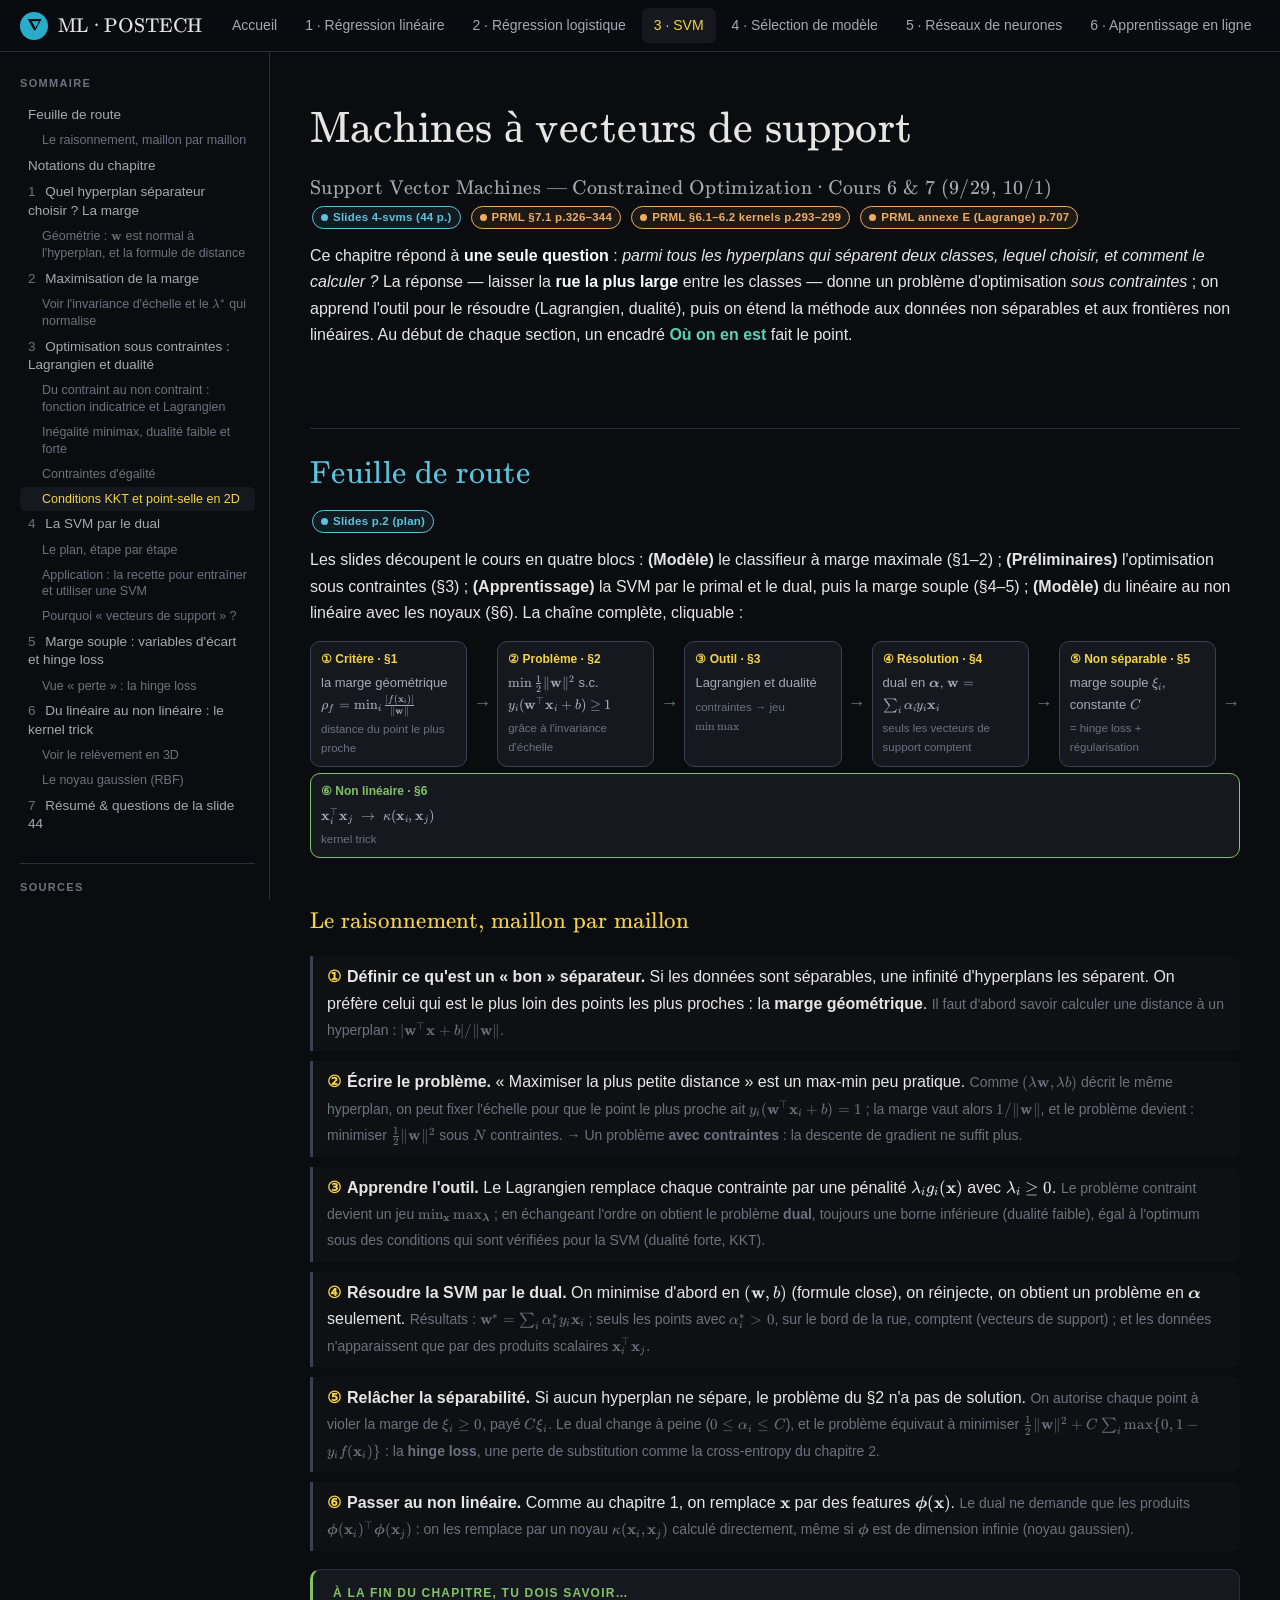
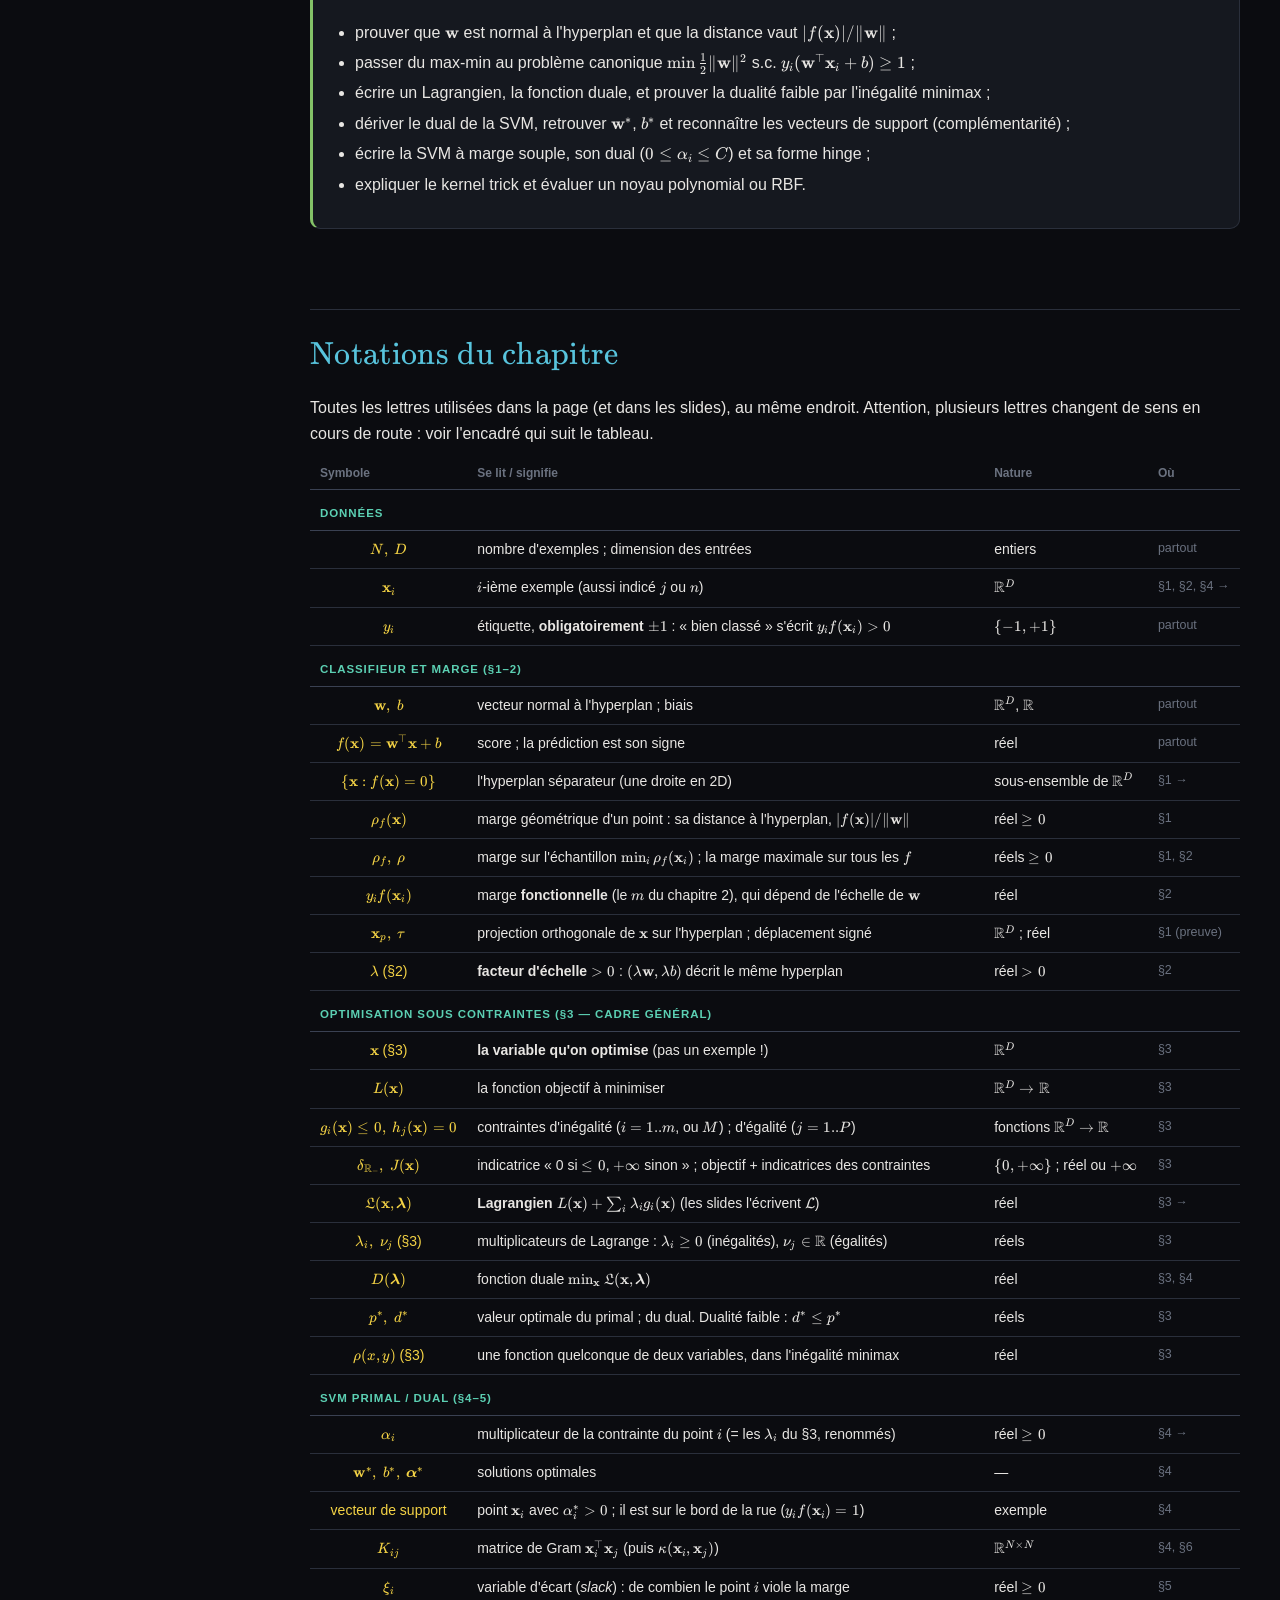
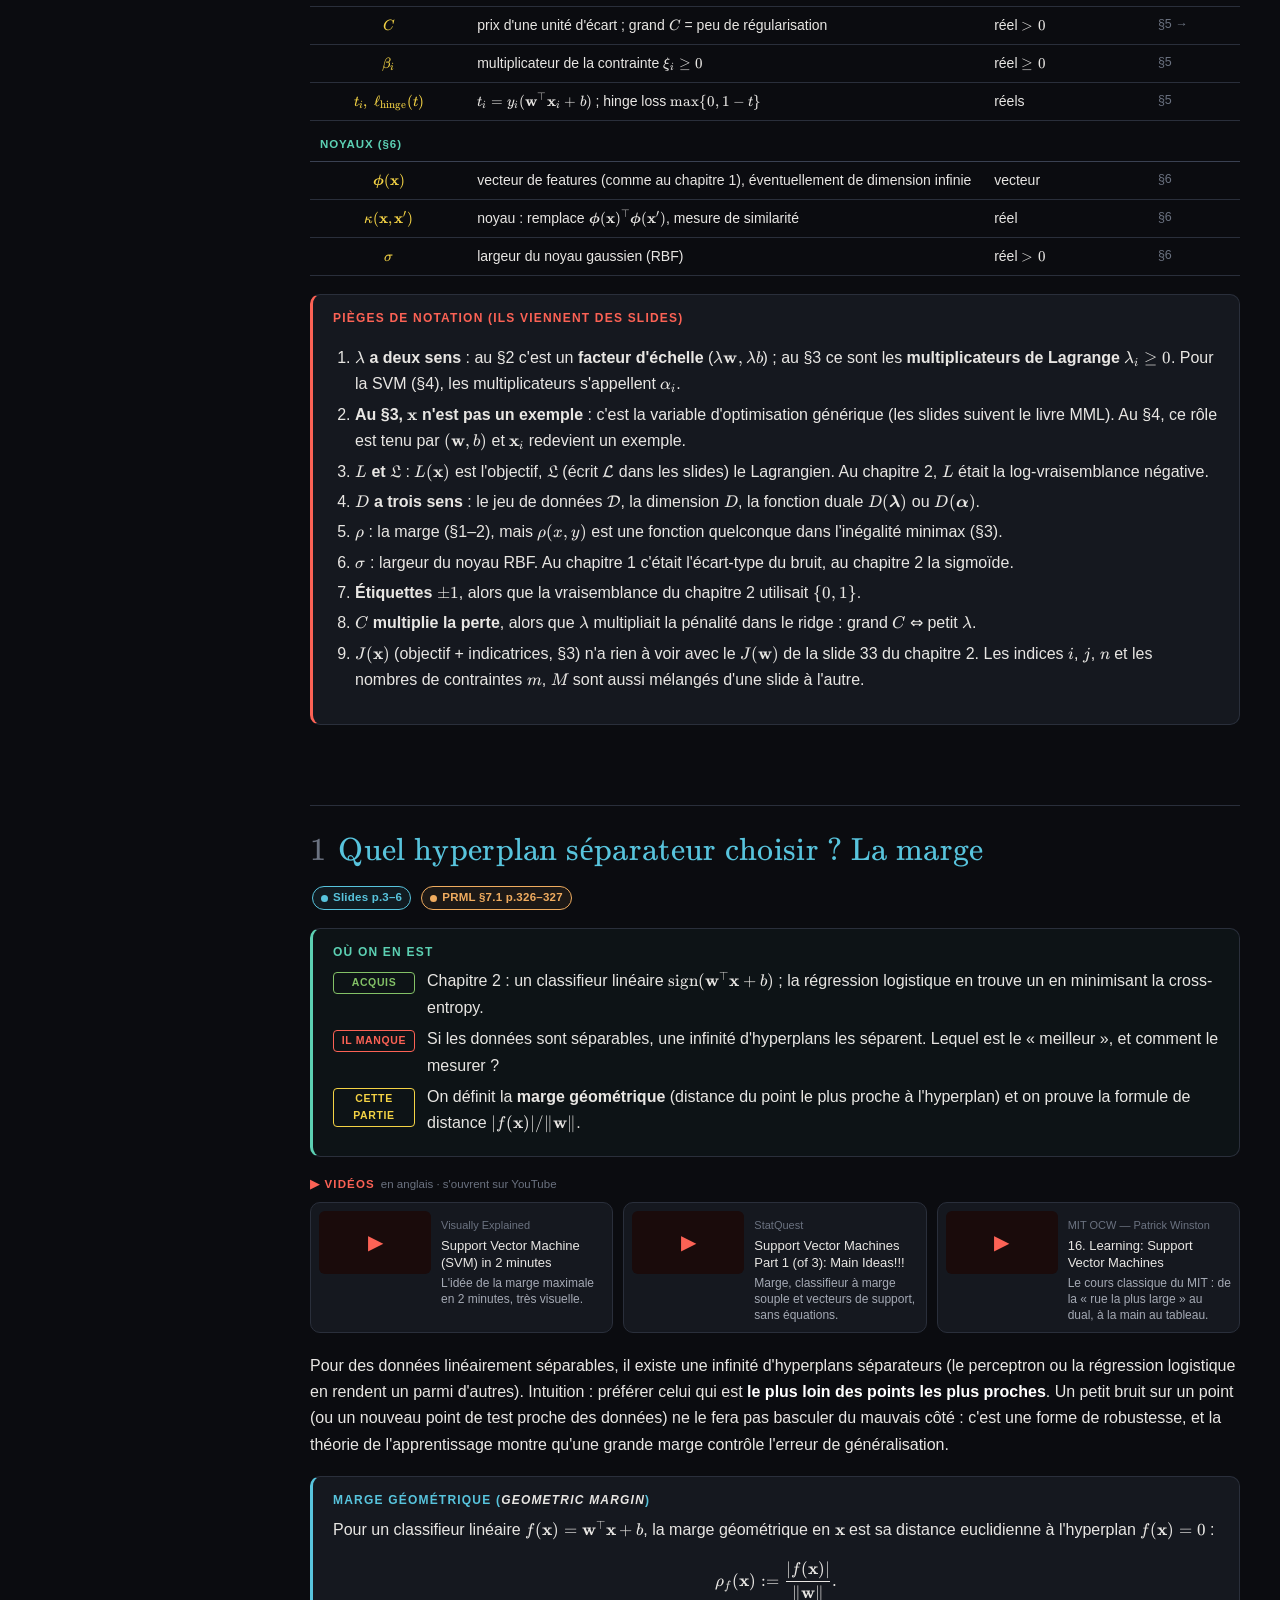
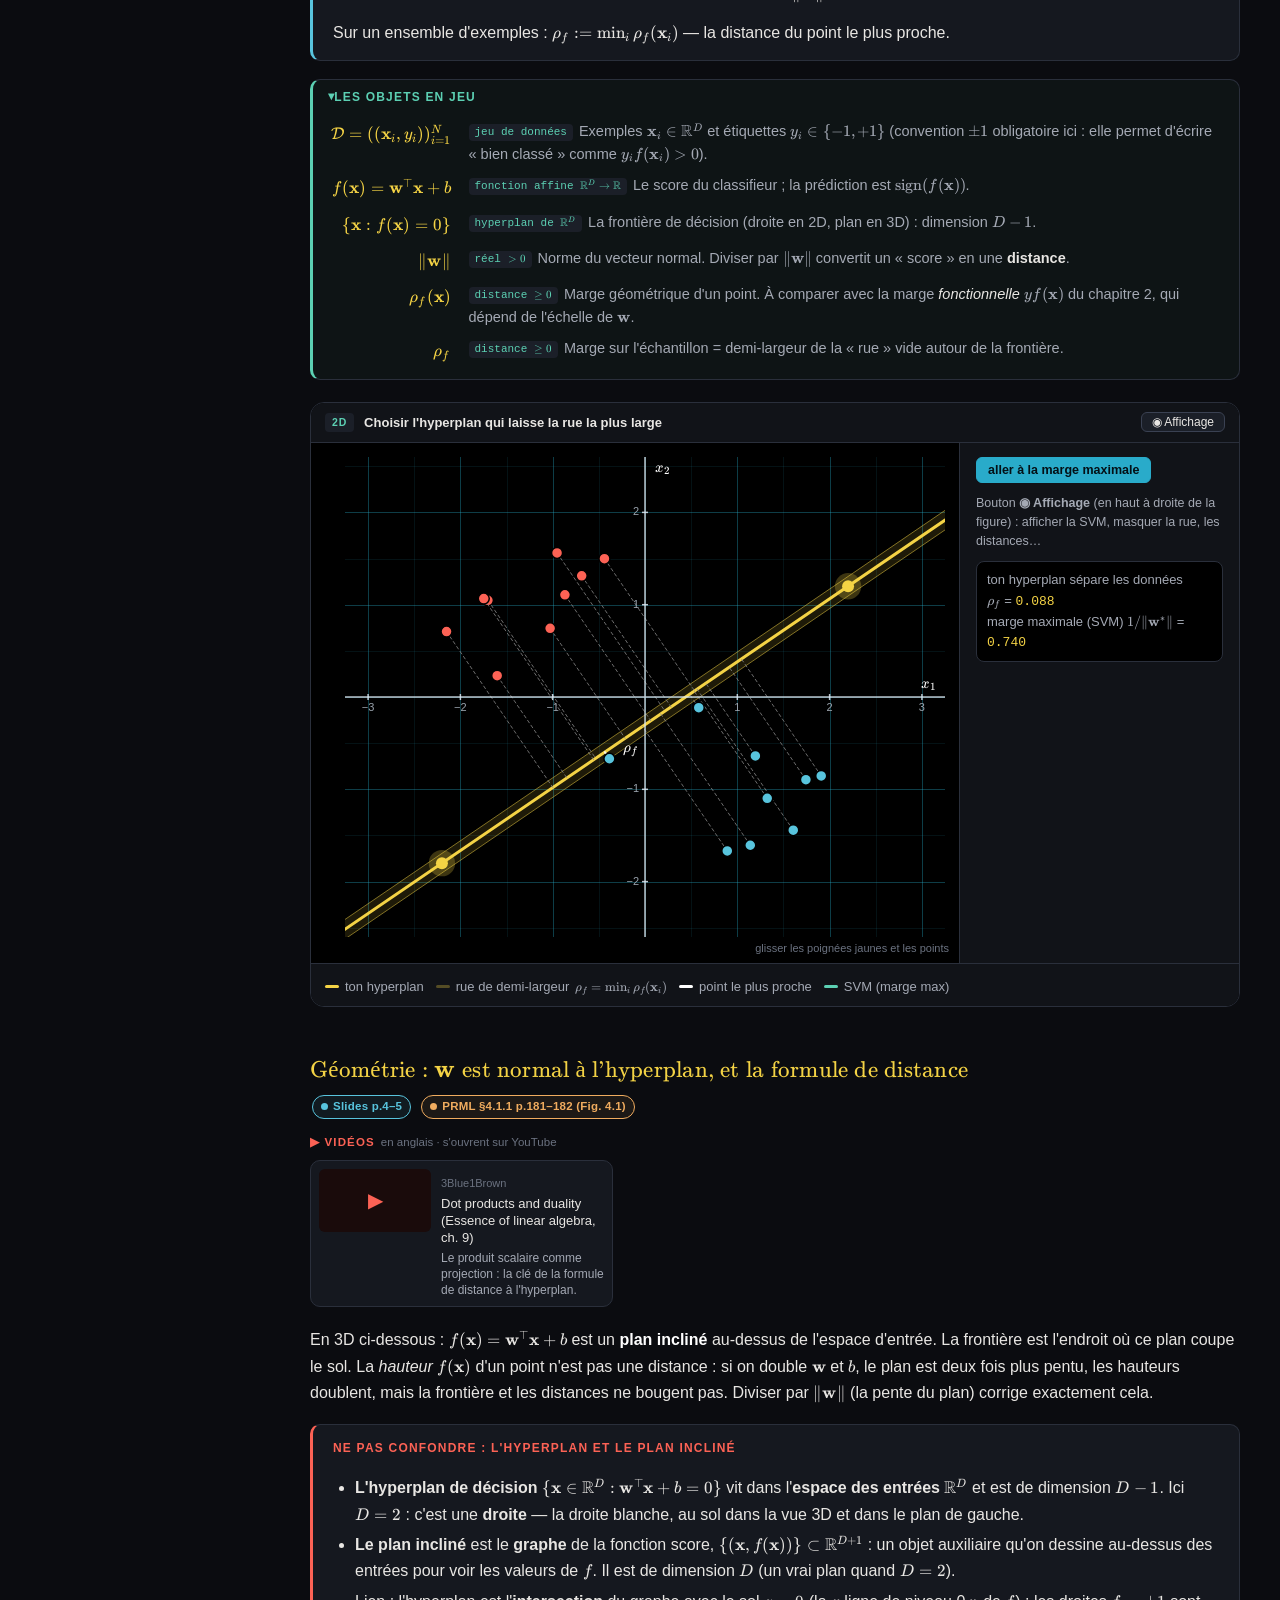
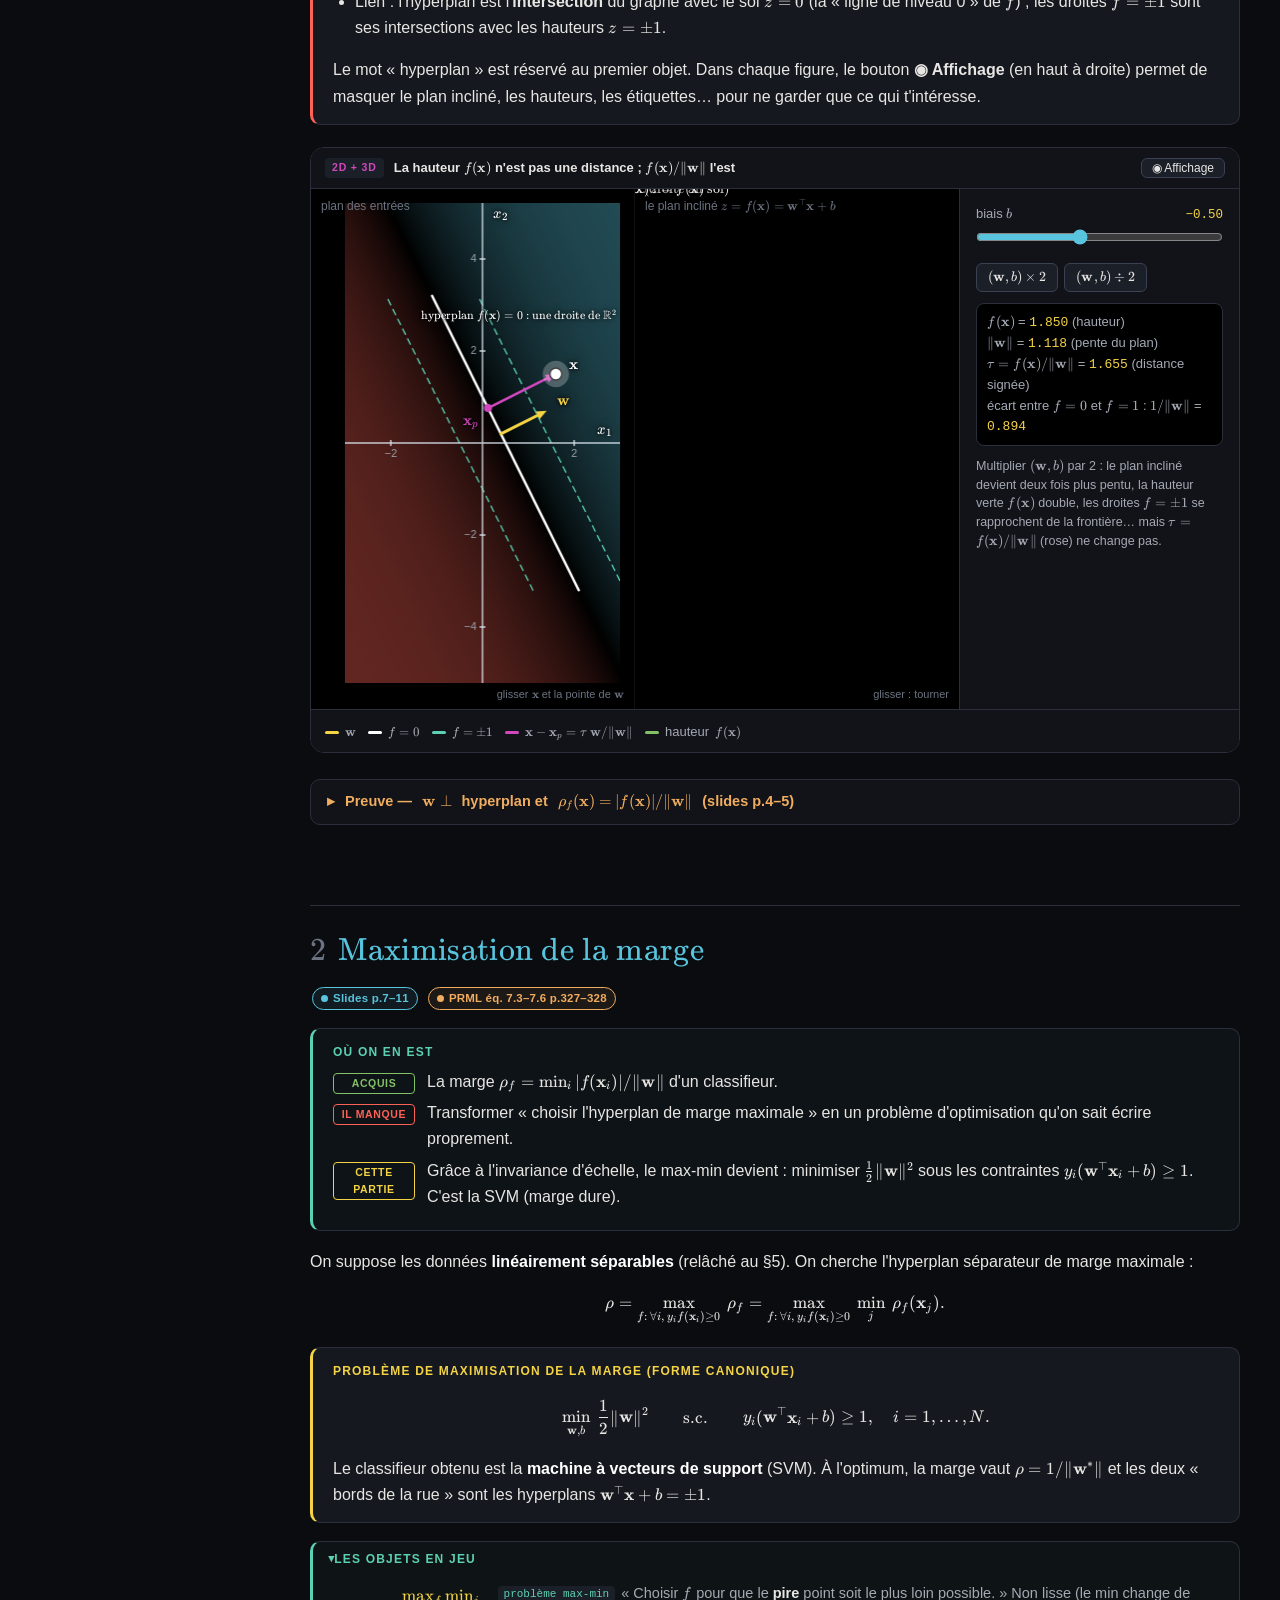
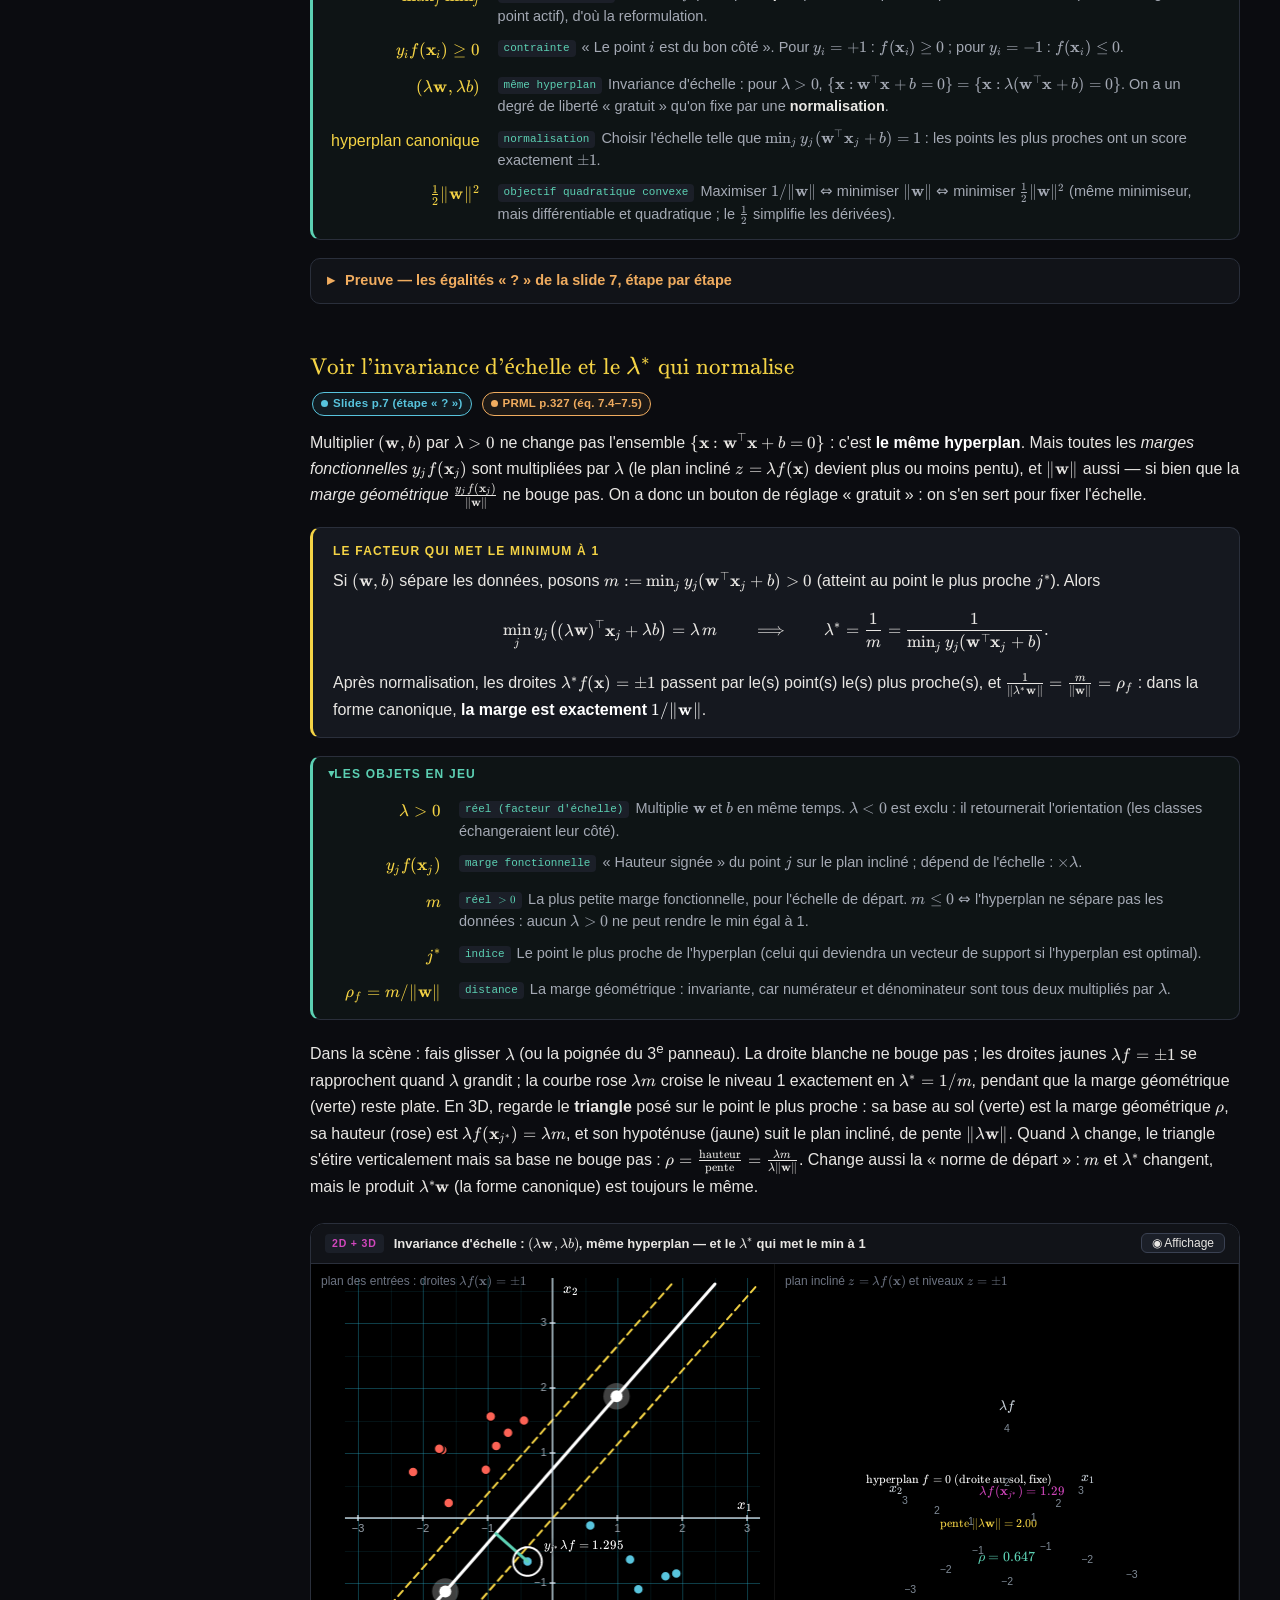
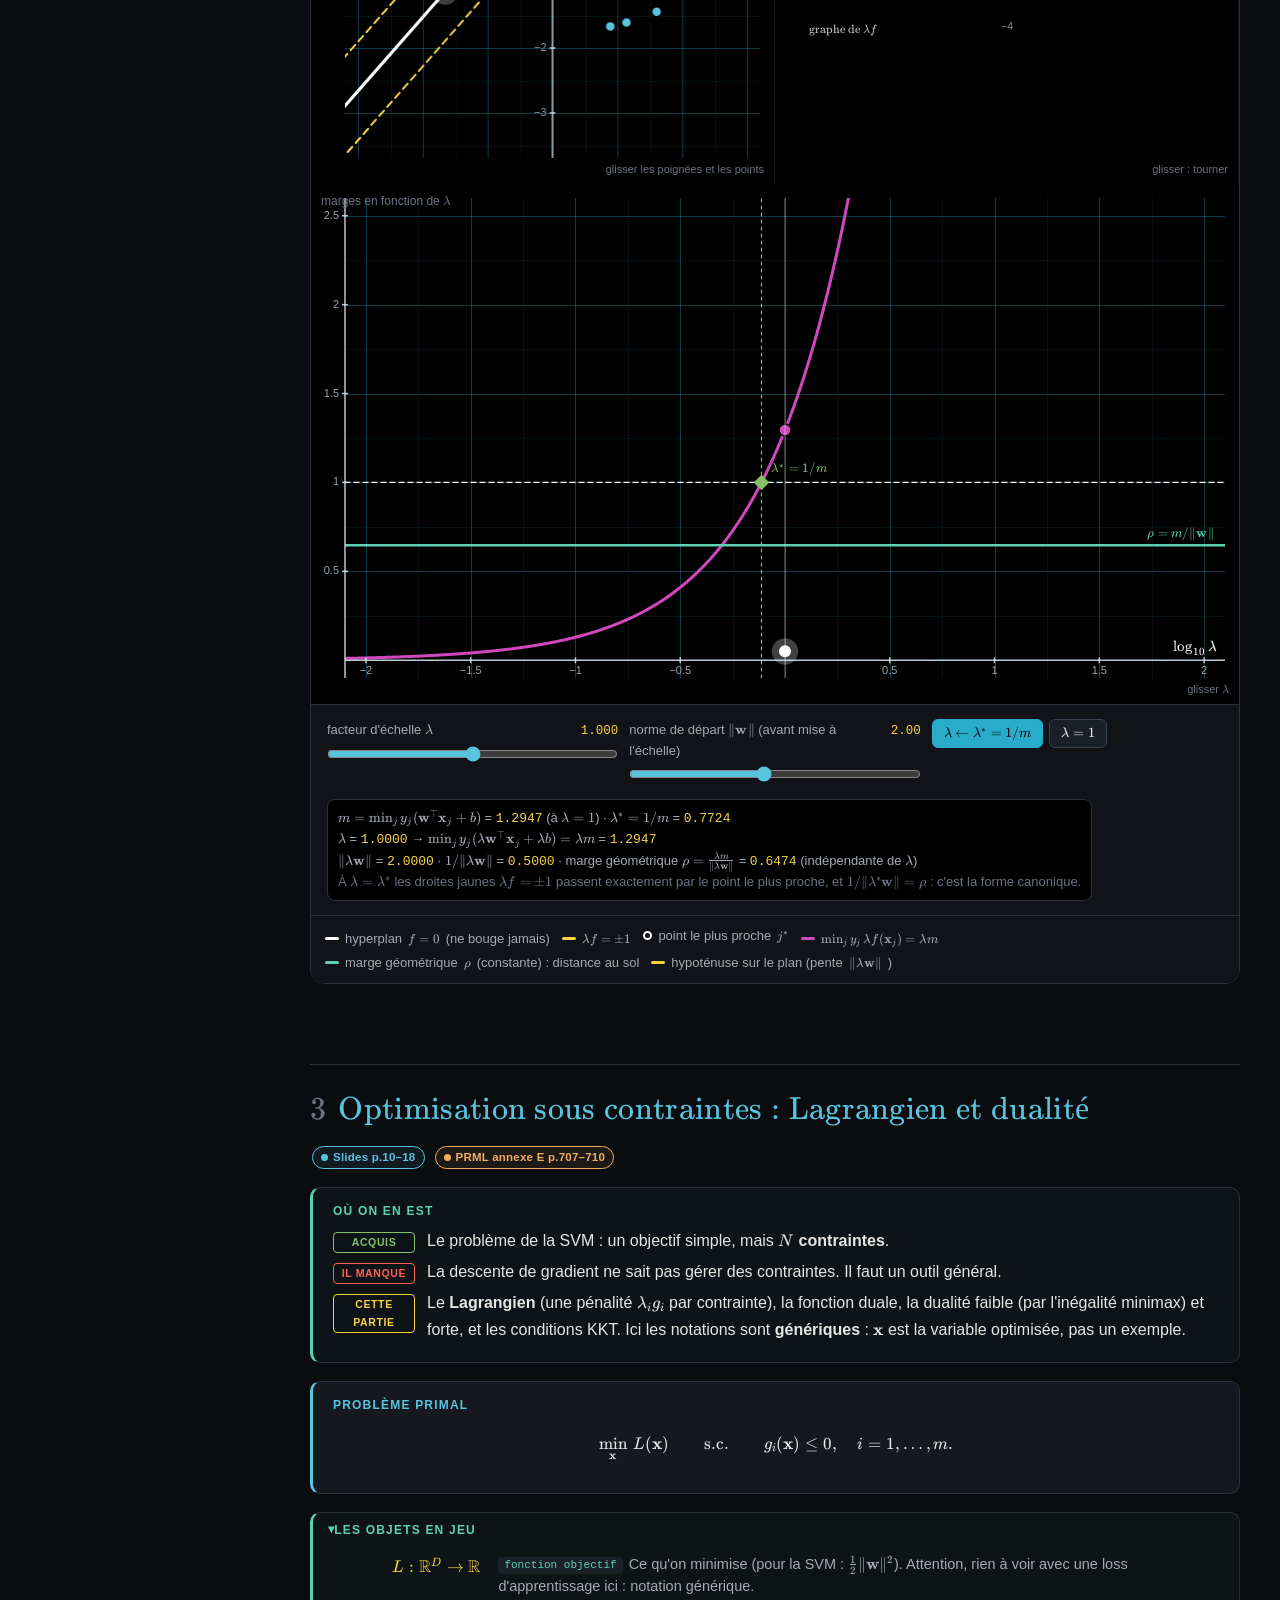
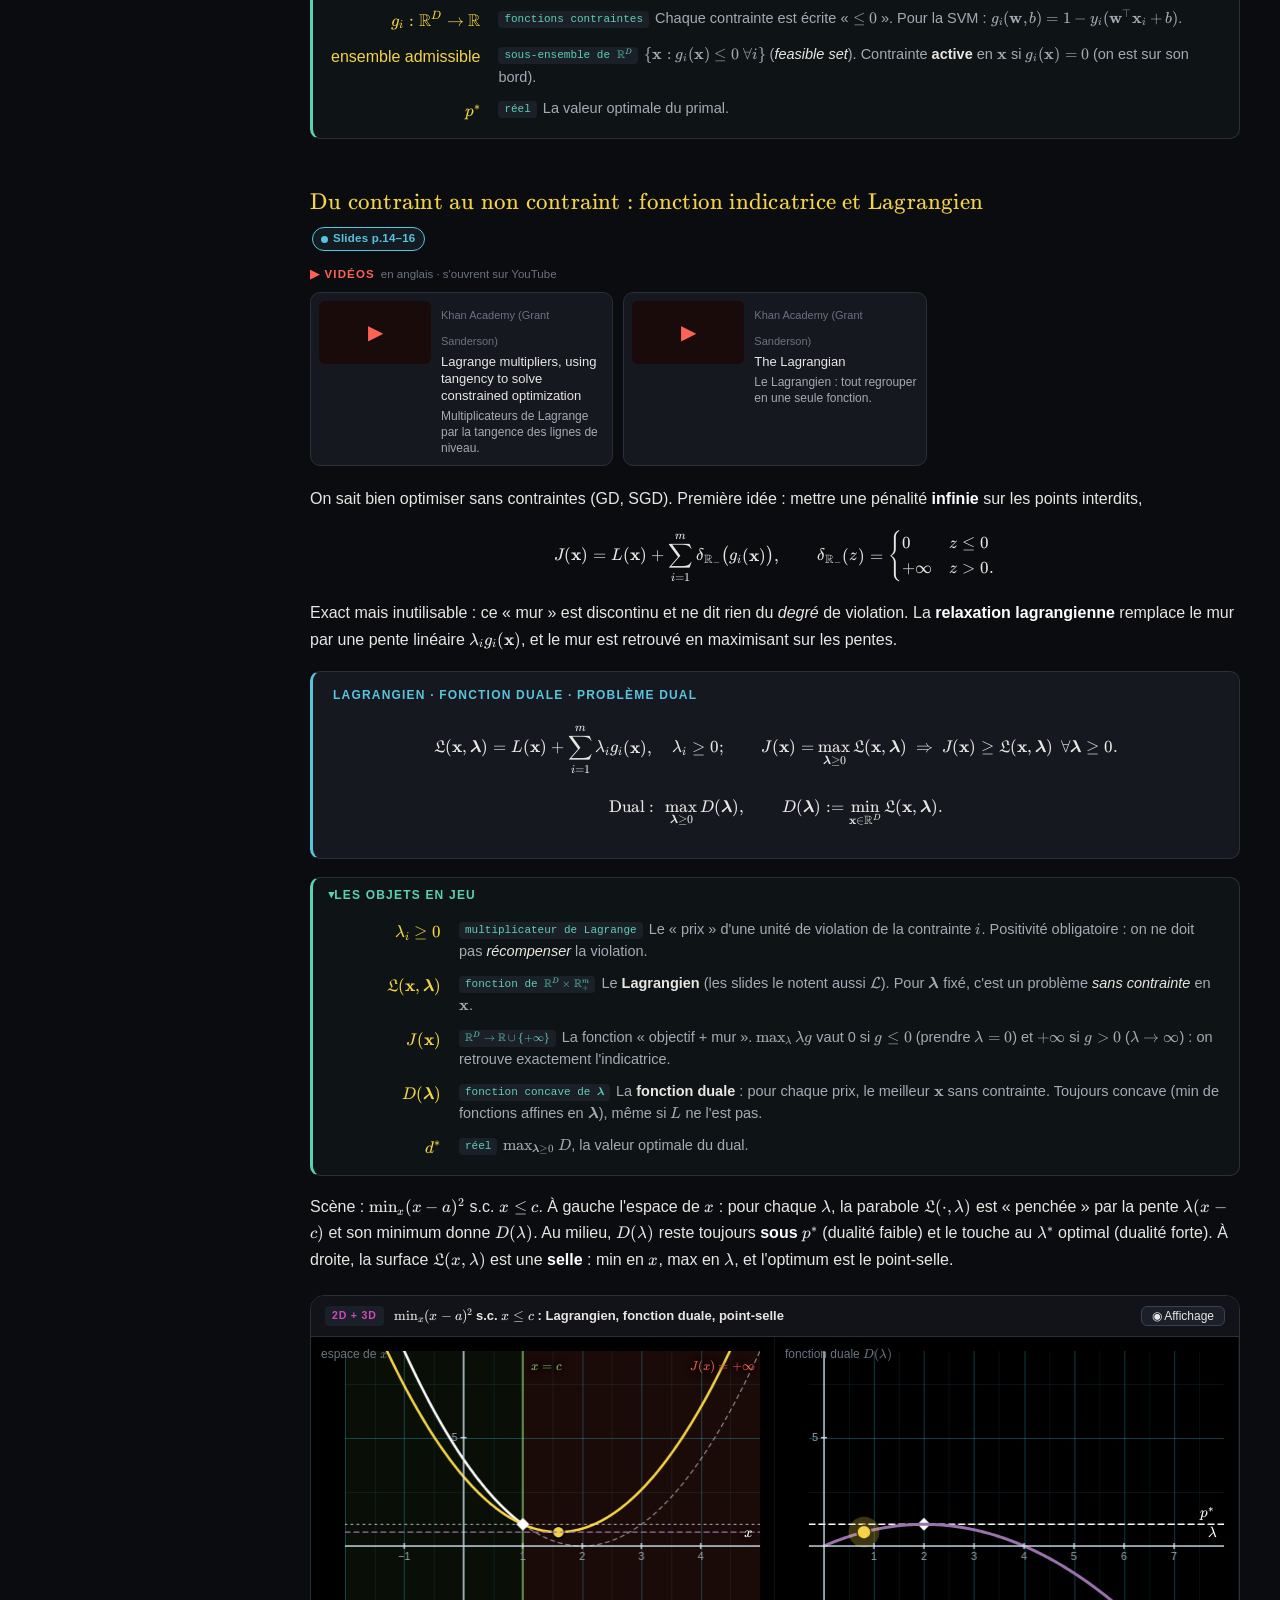
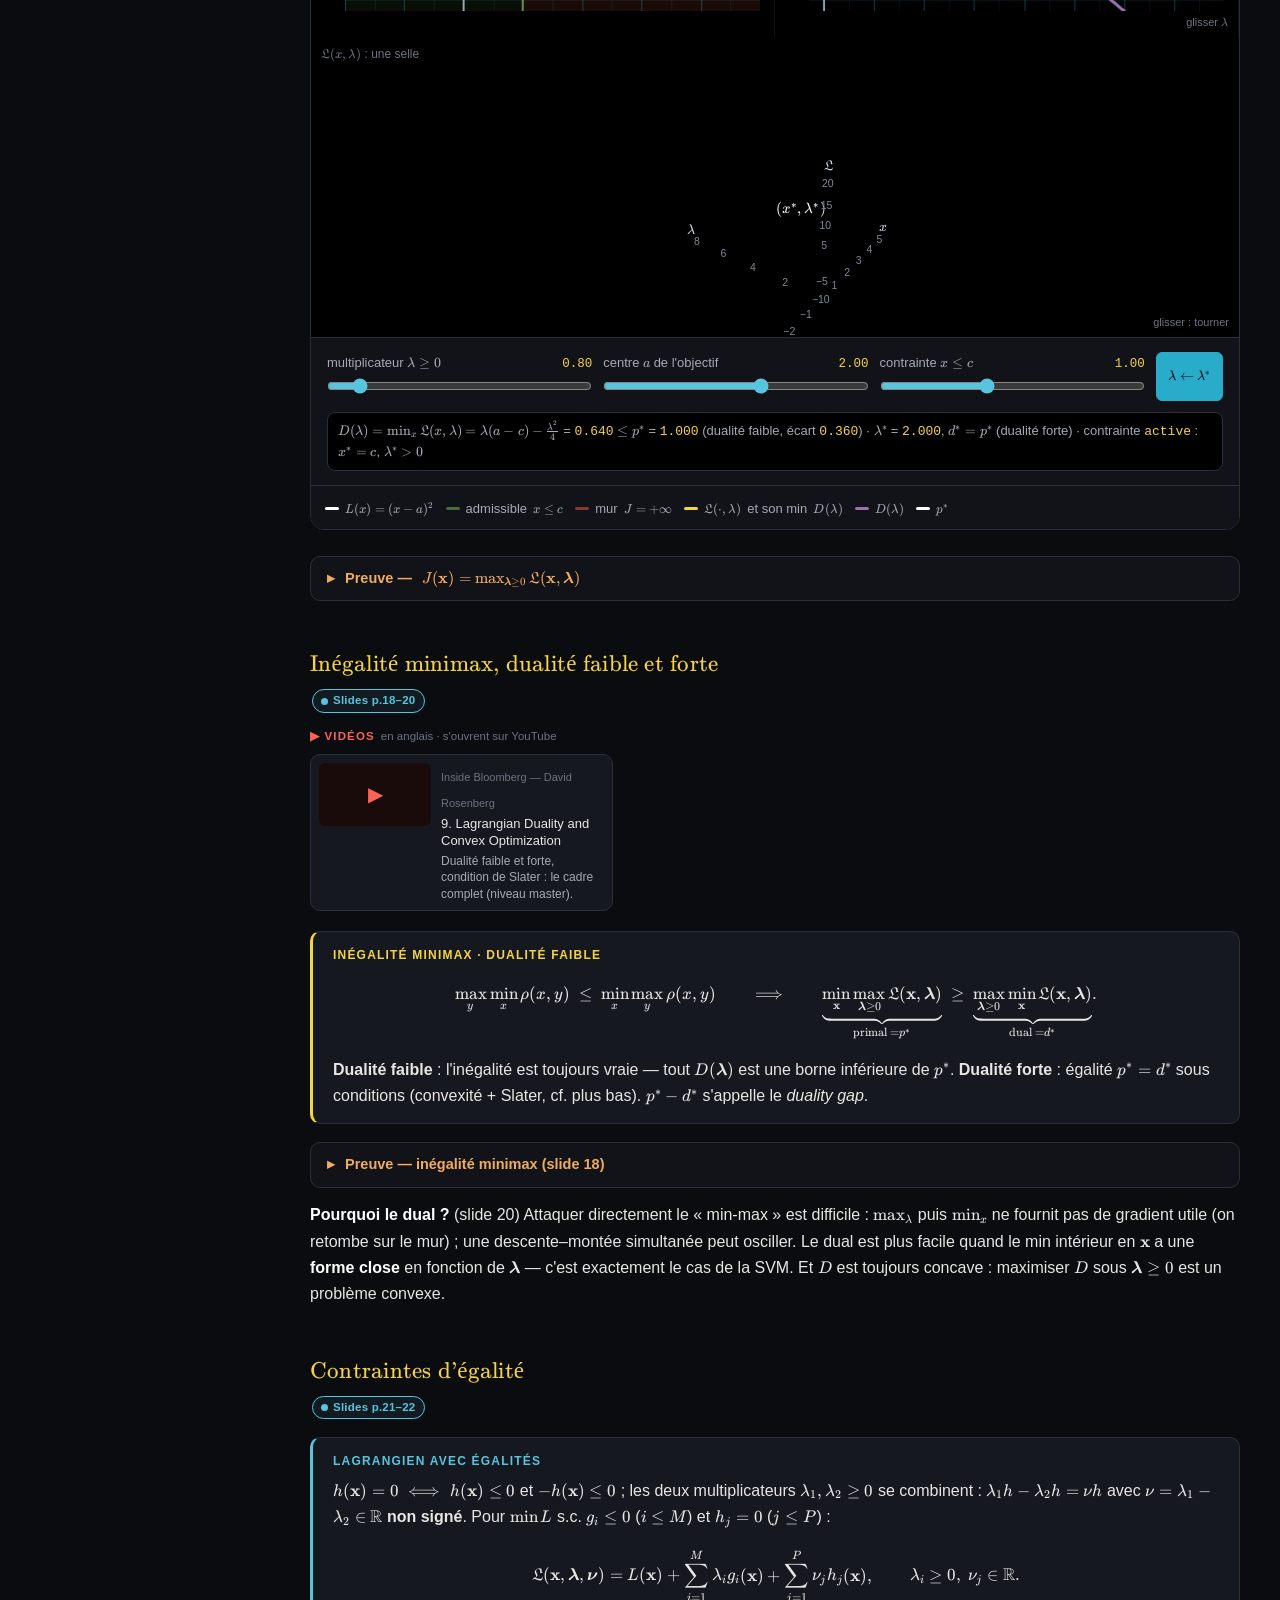
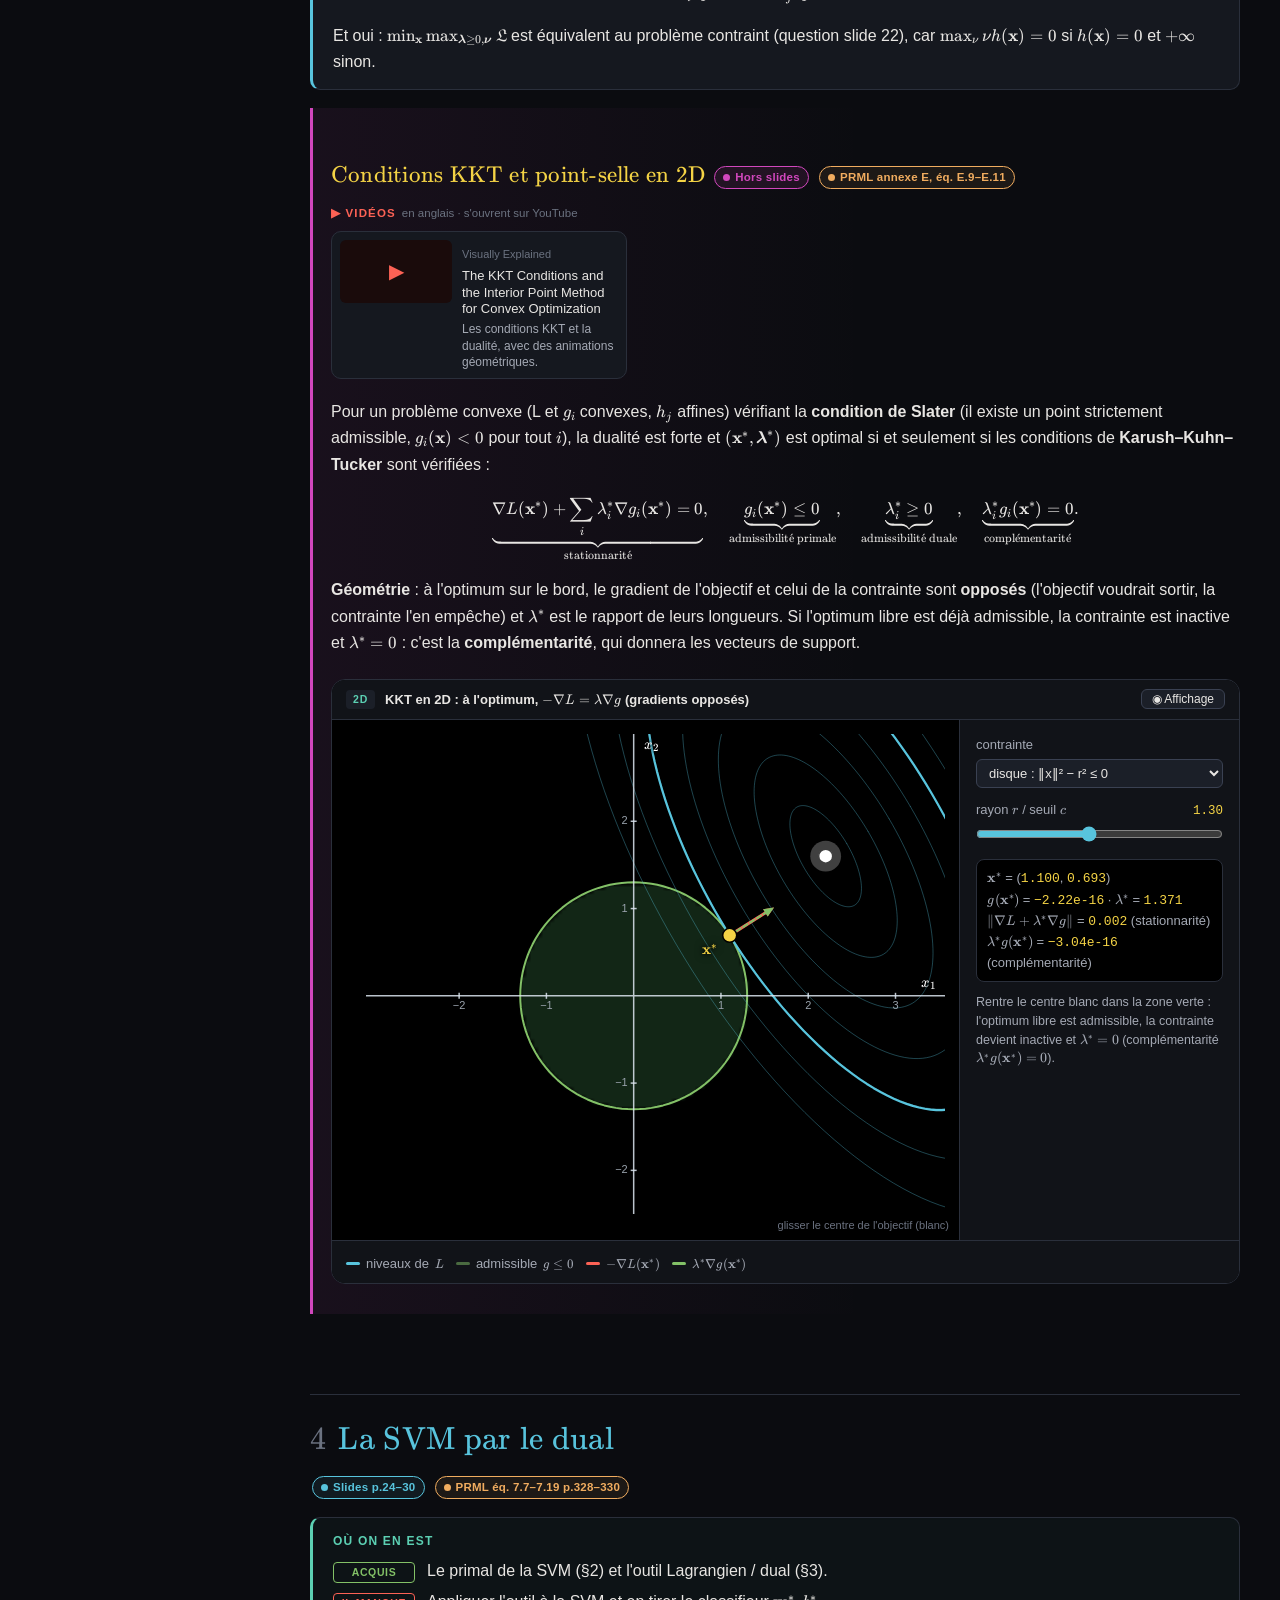
<file: svm.html>
<!DOCTYPE html>
<html lang="fr">
<head>
<meta charset="utf-8">
<meta name="viewport" content="width=device-width, initial-scale=1">
<title>SVM — Cours interactif ML</title>
<link rel="stylesheet" href="lib/katex/katex.min.css">
<link rel="stylesheet" href="css/style.css">
</head>
<body>

<header class="topbar">
  <a class="brand" href="index.html"><span class="pi">∇</span>ML · POSTECH</a>
  <nav>
    <a href="index.html">Accueil</a>
    <a href="linear-regression.html">1 · Régression linéaire</a>
    <a href="logistic-regression.html">2 · Régression logistique</a>
    <a href="svm.html" class="active">3 · SVM</a>
    <a href="model-selection.html">4 · Sélection de modèle</a>
    <a href="neural-networks.html">5 · Réseaux de neurones</a>
    <a href="online-learning.html">6 · Apprentissage en ligne</a>
    <a href="vae.html">7 · VAE</a>
    <a href="transformers.html">8 · Transformers</a>
    <a href="kmeans.html">9 · k-means &amp; EM</a>
    <a href="exercises.html">Entraînement</a>
    <a class="local-only" href="homework.html">Devoirs</a>
  </nav>
</header>

<div class="layout">
<aside class="sidebar">
  <h4>Sommaire</h4>
  <div class="toc"></div>
  <div class="legend">
    <h4>Sources</h4>
    <div><span class="src slides">Slides</span> au programme (slides du cours)</div>
    <div><span class="src book">PRML</span> manuel de référence (lien → page)</div>
    <div><span class="src extra">Hors slides</span> complément, pas dans les slides</div>
    <div><span class="src hw">HW3</span> lié au devoir</div>
  </div>
</aside>

<main class="content"><div class="content-inner">

<h1>Machines à vecteurs de support<span class="sub">Support Vector Machines — Constrained Optimization · Cours 6 &amp; 7 (9/29, 10/1)</span></h1>
<div class="sources">
  <a class="src slides" href="../Slides/4-svms.pdf" target="_blank">Slides 4-svms (44 p.)</a>
  <a class="src book" href="../Textbooks/Pattern%20Recognition%20and%20Machine%20Learning.pdf#page=346" target="_blank">PRML §7.1 p.326–344</a>
  <a class="src book" href="../Textbooks/Pattern%20Recognition%20and%20Machine%20Learning.pdf#page=313" target="_blank">PRML §6.1–6.2 kernels p.293–299</a>
  <a class="src book" href="../Textbooks/Pattern%20Recognition%20and%20Machine%20Learning.pdf#page=727" target="_blank">PRML annexe E (Lagrange) p.707</a>
</div>
<p>Ce chapitre répond à <strong>une seule question</strong> : <em>parmi tous les hyperplans qui séparent deux classes, lequel choisir, et comment le calculer ?</em> La réponse — laisser la <strong>rue la plus large</strong> entre les classes — donne un problème d'optimisation <em>sous contraintes</em> ; on apprend l'outil pour le résoudre (Lagrangien, dualité), puis on étend la méthode aux données non séparables et aux frontières non linéaires. Au début de chaque section, un encadré <span class="c-teal"><b>Où on en est</b></span> fait le point.</p>

<h2 id="roadmap">Feuille de route</h2>
<div class="sources"><a class="src slides" href="../Slides/4-svms.pdf#page=2" target="_blank">Slides p.2 (plan)</a></div>
<p>Les slides découpent le cours en quatre blocs : <b>(Modèle)</b> le classifieur à marge maximale (§1–2) ; <b>(Préliminaires)</b> l'optimisation sous contraintes (§3) ; <b>(Apprentissage)</b> la SVM par le primal et le dual, puis la marge souple (§4–5) ; <b>(Modèle)</b> du linéaire au non linéaire avec les noyaux (§6). La chaîne complète, cliquable :</p>
<div class="flow">
<a class="st" href="#margin"><b>① Critère · §1</b>la marge géométrique $\rho_f = \min_i\frac{|f(\bx_i)|}{\|\bw\|}$<i>distance du point le plus proche</i></a><div class="ar">→</div>
<a class="st" href="#maxmargin"><b>② Problème · §2</b>$\min\frac12\|\bw\|^2$ s.c. $y_i(\bw\T\bx_i+b)\ge1$<i>grâce à l'invariance d'échelle</i></a><div class="ar">→</div>
<a class="st" href="#constrained"><b>③ Outil · §3</b>Lagrangien et dualité<i>contraintes → jeu $\min\max$</i></a><div class="ar">→</div>
<a class="st" href="#dual"><b>④ Résolution · §4</b>dual en $\boldsymbol\alpha$, $\bw = \sum_i\alpha_iy_i\bx_i$<i>seuls les vecteurs de support comptent</i></a><div class="ar">→</div>
<a class="st" href="#soft"><b>⑤ Non séparable · §5</b>marge souple $\xi_i$, constante $C$<i>= hinge loss + régularisation</i></a><div class="ar">→</div>
<a class="st goal" href="#kernel"><b>⑥ Non linéaire · §6</b>$\bx_i\T\bx_j\ \to\ \kappa(\bx_i,\bx_j)$<i>kernel trick</i></a>
</div>

<h3 id="roadmap-why">Le raisonnement, maillon par maillon</h3>
<ol class="plan">
<li><span class="n">①</span><b>Définir ce qu'est un « bon » séparateur.</b> Si les données sont séparables, une infinité d'hyperplans les séparent. On préfère celui qui est le plus loin des points les plus proches : la <b>marge géométrique</b>. <span class="why">Il faut d'abord savoir calculer une distance à un hyperplan : $|\bw\T\bx+b|/\|\bw\|$.</span></li>
<li><span class="n">②</span><b>Écrire le problème.</b> « Maximiser la plus petite distance » est un max-min peu pratique. <span class="why">Comme $(\lambda\bw,\lambda b)$ décrit le même hyperplan, on peut fixer l'échelle pour que le point le plus proche ait $y_i(\bw\T\bx_i+b) = 1$ ; la marge vaut alors $1/\|\bw\|$, et le problème devient : minimiser $\frac12\|\bw\|^2$ sous $N$ contraintes. → Un problème <b>avec contraintes</b> : la descente de gradient ne suffit plus.</span></li>
<li><span class="n">③</span><b>Apprendre l'outil.</b> Le Lagrangien remplace chaque contrainte par une pénalité $\lambda_ig_i(\bx)$ avec $\lambda_i\ge0$. <span class="why">Le problème contraint devient un jeu $\min_\bx\max_{\boldsymbol\lambda}$ ; en échangeant l'ordre on obtient le problème <b>dual</b>, toujours une borne inférieure (dualité faible), égal à l'optimum sous des conditions qui sont vérifiées pour la SVM (dualité forte, KKT).</span></li>
<li><span class="n">④</span><b>Résoudre la SVM par le dual.</b> On minimise d'abord en $(\bw,b)$ (formule close), on réinjecte, on obtient un problème en $\boldsymbol\alpha$ seulement. <span class="why">Résultats : $\bw^* = \sum_i\alpha_i^*y_i\bx_i$ ; seuls les points avec $\alpha_i^*>0$, sur le bord de la rue, comptent (vecteurs de support) ; et les données n'apparaissent que par des produits scalaires $\bx_i\T\bx_j$.</span></li>
<li><span class="n">⑤</span><b>Relâcher la séparabilité.</b> Si aucun hyperplan ne sépare, le problème du §2 n'a pas de solution. <span class="why">On autorise chaque point à violer la marge de $\xi_i\ge0$, payé $C\xi_i$. Le dual change à peine ($0\le\alpha_i\le C$), et le problème équivaut à minimiser $\frac12\|\bw\|^2 + C\sum_i\max\{0,1-y_if(\bx_i)\}$ : la <b>hinge loss</b>, une perte de substitution comme la cross-entropy du chapitre 2.</span></li>
<li><span class="n">⑥</span><b>Passer au non linéaire.</b> Comme au chapitre 1, on remplace $\bx$ par des features $\bphi(\bx)$. <span class="why">Le dual ne demande que les produits $\bphi(\bx_i)\T\bphi(\bx_j)$ : on les remplace par un noyau $\kappa(\bx_i,\bx_j)$ calculé directement, même si $\bphi$ est de dimension infinie (noyau gaussien).</span></li>
</ol>

<div class="box intu"><div class="box-title">À la fin du chapitre, tu dois savoir…</div>
<ul>
<li>prouver que $\bw$ est normal à l'hyperplan et que la distance vaut $|f(\bx)|/\|\bw\|$ ;</li>
<li>passer du max-min au problème canonique $\min\frac12\|\bw\|^2$ s.c. $y_i(\bw\T\bx_i+b)\ge1$ ;</li>
<li>écrire un Lagrangien, la fonction duale, et prouver la dualité faible par l'inégalité minimax ;</li>
<li>dériver le dual de la SVM, retrouver $\bw^*$, $b^*$ et reconnaître les vecteurs de support (complémentarité) ;</li>
<li>écrire la SVM à marge souple, son dual ($0\le\alpha_i\le C$) et sa forme hinge ;</li>
<li>expliquer le kernel trick et évaluer un noyau polynomial ou RBF.</li>
</ul></div>

<div class="box hw local-only"><div class="box-title">Où se trouve chaque question du HW3 dans ce chapitre</div>
P1.(1) marge et normalisation → <a href="#margin">§1</a>, <a href="#maxmargin">§2</a> · P1.(2) dual → <a href="#dual">§4</a> · P1.(3) complémentarité et $b^\star$ → <a href="#kkt">KKT</a>, <a href="#sv">vecteurs de support</a> · P2.(1) marge souple → <a href="#soft">§5</a> · P2.(2) comparaison → <a href="#soft">§5</a>. Indices et corrigés : <a href="homework.html#hw3">page Devoirs</a>.
</div>

<h2 id="notations">Notations du chapitre</h2>
<p>Toutes les lettres utilisées dans la page (et dans les slides), au même endroit. Attention, plusieurs lettres changent de sens en cours de route : voir l'encadré qui suit le tableau.</p>
<div class="notation-wrap"><table class="notation">
<thead><tr><th>Symbole</th><th>Se lit / signifie</th><th>Nature</th><th>Où</th></tr></thead>
<tbody>
<tr class="grp"><td colspan="4">Données</td></tr>
<tr><td>$N,\ D$</td><td>nombre d'exemples ; dimension des entrées</td><td>entiers</td><td class="where">partout</td></tr>
<tr><td>$\bx_i$</td><td>$i$-ième exemple (aussi indicé $j$ ou $n$)</td><td>$\R^D$</td><td class="where">§1, §2, §4 →</td></tr>
<tr><td>$y_i$</td><td>étiquette, <b>obligatoirement $\pm1$</b> : « bien classé » s'écrit $y_if(\bx_i)>0$</td><td>$\{-1,+1\}$</td><td class="where">partout</td></tr>
<tr class="grp"><td colspan="4">Classifieur et marge (§1–2)</td></tr>
<tr><td>$\bw,\ b$</td><td>vecteur normal à l'hyperplan ; biais</td><td>$\R^D$, $\R$</td><td class="where">partout</td></tr>
<tr><td>$f(\bx) = \bw\T\bx+b$</td><td>score ; la prédiction est son signe</td><td>réel</td><td class="where">partout</td></tr>
<tr><td>$\{\bx : f(\bx) = 0\}$</td><td>l'hyperplan séparateur (une droite en 2D)</td><td>sous-ensemble de $\R^D$</td><td class="where">§1 →</td></tr>
<tr><td>$\rho_f(\bx)$</td><td>marge géométrique d'un point : sa distance à l'hyperplan, $|f(\bx)|/\|\bw\|$</td><td>réel $\ge0$</td><td class="where">§1</td></tr>
<tr><td>$\rho_f,\ \rho$</td><td>marge sur l'échantillon $\min_i\rho_f(\bx_i)$ ; la marge maximale sur tous les $f$</td><td>réels $\ge0$</td><td class="where">§1, §2</td></tr>
<tr><td>$y_if(\bx_i)$</td><td>marge <b>fonctionnelle</b> (le $m$ du chapitre 2), qui dépend de l'échelle de $\bw$</td><td>réel</td><td class="where">§2</td></tr>
<tr><td>$\bx_p,\ \tau$</td><td>projection orthogonale de $\bx$ sur l'hyperplan ; déplacement signé</td><td>$\R^D$ ; réel</td><td class="where">§1 (preuve)</td></tr>
<tr><td>$\lambda$ (§2)</td><td><b>facteur d'échelle</b> $>0$ : $(\lambda\bw,\lambda b)$ décrit le même hyperplan</td><td>réel $>0$</td><td class="where">§2</td></tr>
<tr class="grp"><td colspan="4">Optimisation sous contraintes (§3 — cadre général)</td></tr>
<tr><td>$\bx$ (§3)</td><td><b>la variable qu'on optimise</b> (pas un exemple !)</td><td>$\R^D$</td><td class="where">§3</td></tr>
<tr><td>$L(\bx)$</td><td>la fonction objectif à minimiser</td><td>$\R^D\to\R$</td><td class="where">§3</td></tr>
<tr><td>$g_i(\bx)\le0,\ h_j(\bx) = 0$</td><td>contraintes d'inégalité ($i = 1..m$, ou $M$) ; d'égalité ($j = 1..P$)</td><td>fonctions $\R^D\to\R$</td><td class="where">§3</td></tr>
<tr><td>$\delta_{\R_-},\ J(\bx)$</td><td>indicatrice « 0 si $\le0$, $+\infty$ sinon » ; objectif + indicatrices des contraintes</td><td>$\{0,+\infty\}$ ; réel ou $+\infty$</td><td class="where">§3</td></tr>
<tr><td>$\mathfrak L(\bx,\boldsymbol\lambda)$</td><td><b>Lagrangien</b> $L(\bx)+\sum_i\lambda_ig_i(\bx)$ (les slides l'écrivent $\mathcal L$)</td><td>réel</td><td class="where">§3 →</td></tr>
<tr><td>$\lambda_i,\ \nu_j$ (§3)</td><td>multiplicateurs de Lagrange : $\lambda_i\ge0$ (inégalités), $\nu_j\in\R$ (égalités)</td><td>réels</td><td class="where">§3</td></tr>
<tr><td>$D(\boldsymbol\lambda)$</td><td>fonction duale $\min_\bx\mathfrak L(\bx,\boldsymbol\lambda)$</td><td>réel</td><td class="where">§3, §4</td></tr>
<tr><td>$p^*,\ d^*$</td><td>valeur optimale du primal ; du dual. Dualité faible : $d^*\le p^*$</td><td>réels</td><td class="where">§3</td></tr>
<tr><td>$\rho(x,y)$ (§3)</td><td>une fonction quelconque de deux variables, dans l'inégalité minimax</td><td>réel</td><td class="where">§3</td></tr>
<tr class="grp"><td colspan="4">SVM primal / dual (§4–5)</td></tr>
<tr><td>$\alpha_i$</td><td>multiplicateur de la contrainte du point $i$ (= les $\lambda_i$ du §3, renommés)</td><td>réel $\ge0$</td><td class="where">§4 →</td></tr>
<tr><td>$\bw^*,\ b^*,\ \boldsymbol\alpha^*$</td><td>solutions optimales</td><td>—</td><td class="where">§4</td></tr>
<tr><td>vecteur de support</td><td>point $\bx_i$ avec $\alpha_i^*>0$ ; il est sur le bord de la rue ($y_if(\bx_i) = 1$)</td><td>exemple</td><td class="where">§4</td></tr>
<tr><td>$K_{ij}$</td><td>matrice de Gram $\bx_i\T\bx_j$ (puis $\kappa(\bx_i,\bx_j)$)</td><td>$\R^{N\times N}$</td><td class="where">§4, §6</td></tr>
<tr><td>$\xi_i$</td><td>variable d'écart (<em>slack</em>) : de combien le point $i$ viole la marge</td><td>réel $\ge0$</td><td class="where">§5</td></tr>
<tr><td>$C$</td><td>prix d'une unité d'écart ; grand $C$ = peu de régularisation</td><td>réel $>0$</td><td class="where">§5 →</td></tr>
<tr><td>$\beta_i$</td><td>multiplicateur de la contrainte $\xi_i\ge0$</td><td>réel $\ge0$</td><td class="where">§5</td></tr>
<tr><td>$t_i,\ \ell_{\text{hinge}}(t)$</td><td>$t_i = y_i(\bw\T\bx_i+b)$ ; hinge loss $\max\{0,1-t\}$</td><td>réels</td><td class="where">§5</td></tr>
<tr class="grp"><td colspan="4">Noyaux (§6)</td></tr>
<tr><td>$\bphi(\bx)$</td><td>vecteur de features (comme au chapitre 1), éventuellement de dimension infinie</td><td>vecteur</td><td class="where">§6</td></tr>
<tr><td>$\kappa(\bx,\bx')$</td><td>noyau : remplace $\bphi(\bx)\T\bphi(\bx')$, mesure de similarité</td><td>réel</td><td class="where">§6</td></tr>
<tr><td>$\sigma$</td><td>largeur du noyau gaussien (RBF)</td><td>réel $>0$</td><td class="where">§6</td></tr>
</tbody></table></div>

<div class="box warn"><div class="box-title">Pièges de notation (ils viennent des slides)</div>
<ol>
<li><b>$\lambda$ a deux sens</b> : au §2 c'est un <b>facteur d'échelle</b> ($\lambda\bw,\lambda b$) ; au §3 ce sont les <b>multiplicateurs de Lagrange</b> $\lambda_i\ge0$. Pour la SVM (§4), les multiplicateurs s'appellent $\alpha_i$.</li>
<li><b>Au §3, $\bx$ n'est pas un exemple</b> : c'est la variable d'optimisation générique (les slides suivent le livre MML). Au §4, ce rôle est tenu par $(\bw,b)$ et $\bx_i$ redevient un exemple.</li>
<li><b>$L$ et $\mathfrak L$</b> : $L(\bx)$ est l'objectif, $\mathfrak L$ (écrit $\mathcal L$ dans les slides) le Lagrangien. Au chapitre 2, $L$ était la log-vraisemblance négative.</li>
<li><b>$D$ a trois sens</b> : le jeu de données $\mathcal D$, la dimension $D$, la fonction duale $D(\boldsymbol\lambda)$ ou $D(\boldsymbol\alpha)$.</li>
<li><b>$\rho$</b> : la marge (§1–2), mais $\rho(x,y)$ est une fonction quelconque dans l'inégalité minimax (§3).</li>
<li><b>$\sigma$</b> : largeur du noyau RBF. Au chapitre 1 c'était l'écart-type du bruit, au chapitre 2 la sigmoïde.</li>
<li><b>Étiquettes $\pm1$</b>, alors que la vraisemblance du chapitre 2 utilisait $\{0,1\}$.</li>
<li><b>$C$ multiplie la perte</b>, alors que $\lambda$ multipliait la pénalité dans le ridge : grand $C$ ⇔ petit $\lambda$.</li>
<li><b>$J(\bx)$</b> (objectif + indicatrices, §3) n'a rien à voir avec le $J(\bw)$ de la slide 33 du chapitre 2. Les indices $i$, $j$, $n$ et les nombres de contraintes $m$, $M$ sont aussi mélangés d'une slide à l'autre.</li>
</ol></div>

<!-- ===================================================================== -->
<h2 id="margin"><span class="num">1</span>Quel hyperplan séparateur choisir ? La marge</h2>
<div class="sources"><a class="src slides" href="../Slides/4-svms.pdf#page=3" target="_blank">Slides p.3–6</a><a class="src book" href="../Textbooks/Pattern%20Recognition%20and%20Machine%20Learning.pdf#page=346" target="_blank">PRML §7.1 p.326–327</a></div>
<div class="box road"><div class="box-title">Où on en est</div><div class="road-row"><span class="rk ok">Acquis</span><div>Chapitre 2 : un classifieur linéaire $\operatorname{sign}(\bw\T\bx+b)$ ; la régression logistique en trouve un en minimisant la cross-entropy.</div></div><div class="road-row"><span class="rk q">Il manque</span><div>Si les données sont séparables, une infinité d'hyperplans les séparent. Lequel est le « meilleur », et comment le mesurer ?</div></div><div class="road-row"><span class="rk go">Cette partie</span><div>On définit la <b>marge géométrique</b> (distance du point le plus proche à l'hyperplan) et on prouve la formule de distance $|f(\bx)|/\|\bw\|$.</div></div></div>
<div class="vids"><div class="vids-title">▶ Vidéos<span>en anglais · s'ouvrent sur YouTube</span></div><div class="vids-grid"><a class="vid" href="https://www.youtube.com/watch?v=_YPScrckx28" target="_blank" rel="noopener"><span class="vid-thumb">▶<img src="https://i.ytimg.com/vi/_YPScrckx28/mqdefault.jpg" loading="lazy" alt="" onerror="this.remove()"></span><span class="vid-body"><span class="vid-ch">Visually Explained</span><span class="vid-t" style="display:block">Support Vector Machine (SVM) in 2 minutes</span><span class="vid-why" style="display:block">L'idée de la marge maximale en 2 minutes, très visuelle.</span></span></a><a class="vid" href="https://www.youtube.com/watch?v=efR1C6CvhmE" target="_blank" rel="noopener"><span class="vid-thumb">▶<img src="https://i.ytimg.com/vi/efR1C6CvhmE/mqdefault.jpg" loading="lazy" alt="" onerror="this.remove()"></span><span class="vid-body"><span class="vid-ch">StatQuest</span><span class="vid-t" style="display:block">Support Vector Machines Part 1 (of 3): Main Ideas!!!</span><span class="vid-why" style="display:block">Marge, classifieur à marge souple et vecteurs de support, sans équations.</span></span></a><a class="vid" href="https://www.youtube.com/watch?v=_PwhiWxHK8o" target="_blank" rel="noopener"><span class="vid-thumb">▶<img src="https://i.ytimg.com/vi/_PwhiWxHK8o/mqdefault.jpg" loading="lazy" alt="" onerror="this.remove()"></span><span class="vid-body"><span class="vid-ch">MIT OCW — Patrick Winston</span><span class="vid-t" style="display:block">16. Learning: Support Vector Machines</span><span class="vid-why" style="display:block">Le cours classique du MIT : de la « rue la plus large » au dual, à la main au tableau.</span></span></a></div></div>

<p>Pour des données linéairement séparables, il existe une infinité d'hyperplans séparateurs (le perceptron ou la régression logistique en rendent un parmi d'autres). Intuition : préférer celui qui est <strong>le plus loin des points les plus proches</strong>. Un petit bruit sur un point (ou un nouveau point de test proche des données) ne le fera pas basculer du mauvais côté : c'est une forme de robustesse, et la théorie de l'apprentissage montre qu'une grande marge contrôle l'erreur de généralisation.</p>
<div class="box def"><div class="box-title">Marge géométrique (<em>geometric margin</em>)</div>
Pour un classifieur linéaire $f(\bx) = \bw\T\bx + b$, la marge géométrique en $\bx$ est sa distance euclidienne à l'hyperplan $f(\bx) = 0$ :
$$\rho_f(\bx) := \frac{|f(\bx)|}{\|\bw\|}.$$
Sur un ensemble d'exemples : $\rho_f := \min_i\rho_f(\bx_i)$ — la distance du point le plus proche.
</div>
<details class="objs" open><summary>Les objets en jeu</summary><dl>
<dt>$\mathcal D = ((\bx_i,y_i))_{i=1}^N$</dt><dd><span class="ty">jeu de données</span>Exemples $\bx_i\in\R^D$ et étiquettes $y_i\in\{-1,+1\}$ (convention $\pm1$ obligatoire ici : elle permet d'écrire « bien classé » comme $y_if(\bx_i)>0$).</dd>
<dt>$f(\bx) = \bw\T\bx + b$</dt><dd><span class="ty">fonction affine $\R^D\to\R$</span>Le score du classifieur ; la prédiction est $\operatorname{sign}(f(\bx))$.</dd>
<dt>$\{\bx : f(\bx) = 0\}$</dt><dd><span class="ty">hyperplan de $\R^D$</span>La frontière de décision (droite en 2D, plan en 3D) : dimension $D-1$.</dd>
<dt>$\|\bw\|$</dt><dd><span class="ty">réel $>0$</span>Norme du vecteur normal. Diviser par $\|\bw\|$ convertit un « score » en une <b>distance</b>.</dd>
<dt>$\rho_f(\bx)$</dt><dd><span class="ty">distance $\ge0$</span>Marge géométrique d'un point. À comparer avec la marge <em>fonctionnelle</em> $y f(\bx)$ du chapitre 2, qui dépend de l'échelle de $\bw$.</dd>
<dt>$\rho_f$</dt><dd><span class="ty">distance $\ge0$</span>Marge sur l'échantillon = demi-largeur de la « rue » vide autour de la frontière.</dd>
</dl></details>
<div data-scene="svm-margin"></div>

<h3 id="distance">Géométrie : $\bw$ est normal à l'hyperplan, et la formule de distance</h3>
<div class="sources"><a class="src slides" href="../Slides/4-svms.pdf#page=4" target="_blank">Slides p.4–5</a><a class="src book" href="../Textbooks/Pattern%20Recognition%20and%20Machine%20Learning.pdf#page=201" target="_blank">PRML §4.1.1 p.181–182 (Fig. 4.1)</a></div>
<div class="vids"><div class="vids-title">▶ Vidéos<span>en anglais · s'ouvrent sur YouTube</span></div><div class="vids-grid"><a class="vid" href="https://www.youtube.com/watch?v=LyGKycYT2v0" target="_blank" rel="noopener"><span class="vid-thumb">▶<img src="https://i.ytimg.com/vi/LyGKycYT2v0/mqdefault.jpg" loading="lazy" alt="" onerror="this.remove()"></span><span class="vid-body"><span class="vid-ch">3Blue1Brown</span><span class="vid-t" style="display:block">Dot products and duality (Essence of linear algebra, ch. 9)</span><span class="vid-why" style="display:block">Le produit scalaire comme projection : la clé de la formule de distance à l'hyperplan.</span></span></a></div></div>

<p>En 3D ci-dessous : $f(\bx) = \bw\T\bx + b$ est un <strong>plan incliné</strong> au-dessus de l'espace d'entrée. La frontière est l'endroit où ce plan coupe le sol. La <em>hauteur</em> $f(\bx)$ d'un point n'est pas une distance : si on double $\bw$ et $b$, le plan est deux fois plus pentu, les hauteurs doublent, mais la frontière et les distances ne bougent pas. Diviser par $\|\bw\|$ (la pente du plan) corrige exactement cela.</p>
<div class="box warn"><div class="box-title">Ne pas confondre : l'hyperplan et le plan incliné</div>
<ul>
<li><b>L'hyperplan de décision</b> $\{\bx\in\R^D : \bw\T\bx+b = 0\}$ vit dans l'<b>espace des entrées</b> $\R^D$ et est de dimension $D-1$. Ici $D = 2$ : c'est une <b>droite</b> — la droite blanche, au sol dans la vue 3D et dans le plan de gauche.</li>
<li><b>Le plan incliné</b> est le <b>graphe</b> de la fonction score, $\{(\bx, f(\bx))\}\subset\R^{D+1}$ : un objet auxiliaire qu'on dessine au-dessus des entrées pour voir les valeurs de $f$. Il est de dimension $D$ (un vrai plan quand $D = 2$).</li>
<li>Lien : l'hyperplan est l'<b>intersection</b> du graphe avec le sol $z = 0$ (la « ligne de niveau 0 » de $f$) ; les droites $f = \pm1$ sont ses intersections avec les hauteurs $z = \pm1$.</li>
</ul>
Le mot « hyperplan » est réservé au premier objet. Dans chaque figure, le bouton <b>◉ Affichage</b> (en haut à droite) permet de masquer le plan incliné, les hauteurs, les étiquettes… pour ne garder que ce qui t'intéresse.
</div>
<div data-scene="svm-distance"></div>
<details class="proof"><summary>Preuve — $\bw\perp$ hyperplan et $\rho_f(\bx) = |f(\bx)|/\|\bw\|$ (slides p.4–5)</summary>
<div class="proof-body">
<div class="step"><b>$\bw$ est normal.</b> Soient $\bx_1,\bx_2$ sur l'hyperplan : $\bw\T\bx_1 + b = 0$ et $\bw\T\bx_2 + b = 0$. En soustrayant : $\bw\T(\bx_1-\bx_2) = 0$. Tout vecteur « dans » l'hyperplan est orthogonal à $\bw$.</div>
<div class="step"><b>Décomposition.</b> Soit $\bx$ quelconque et $\bx_p$ sa projection orthogonale sur l'hyperplan. Comme $\bx - \bx_p$ est orthogonal à l'hyperplan, il est colinéaire à $\bw$ : $\bx = \bx_p + \tau\frac{\bw}{\|\bw\|}$ pour un réel $\tau$ (déplacement signé).</div>
<div class="step">$\bx_p$ est sur l'hyperplan : $0 = f(\bx_p) = \bw\T\big(\bx - \tau\frac{\bw}{\|\bw\|}\big) + b = f(\bx) - \tau\frac{\bw\T\bw}{\|\bw\|} = f(\bx) - \tau\|\bw\|$.</div>
<div class="step">Donc $\tau = \frac{f(\bx)}{\|\bw\|}$ et la distance est $\rho_f(\bx) = \|\bx-\bx_p\| = |\tau| = \frac{|f(\bx)|}{\|\bw\|}$. Le signe de $\tau$ dit de quel côté on est.</div>
<div class="qed">∎</div>
</div></details>

<!-- ===================================================================== -->
<h2 id="maxmargin"><span class="num">2</span>Maximisation de la marge</h2>
<div class="sources"><a class="src slides" href="../Slides/4-svms.pdf#page=7" target="_blank">Slides p.7–11</a><a class="src book" href="../Textbooks/Pattern%20Recognition%20and%20Machine%20Learning.pdf#page=347" target="_blank">PRML éq. 7.3–7.6 p.327–328</a></div>
<div class="box road"><div class="box-title">Où on en est</div><div class="road-row"><span class="rk ok">Acquis</span><div>La marge $\rho_f = \min_i|f(\bx_i)|/\|\bw\|$ d'un classifieur.</div></div><div class="road-row"><span class="rk q">Il manque</span><div>Transformer « choisir l'hyperplan de marge maximale » en un problème d'optimisation qu'on sait écrire proprement.</div></div><div class="road-row"><span class="rk go">Cette partie</span><div>Grâce à l'invariance d'échelle, le max-min devient : minimiser $\frac12\|\bw\|^2$ sous les contraintes $y_i(\bw\T\bx_i+b)\ge1$. C'est la SVM (marge dure).</div></div></div>
<p>On suppose les données <strong>linéairement séparables</strong> (relâché au §5). On cherche l'hyperplan séparateur de marge maximale :</p>
$$\rho = \max_{f:\ \forall i,\ y_if(\bx_i)\ge0}\ \rho_f = \max_{f:\ \forall i,\ y_if(\bx_i)\ge0}\ \min_j\ \rho_f(\bx_j).$$
<div class="box thm"><div class="box-title">Problème de maximisation de la marge (forme canonique)</div>
$$\min_{\bw,b}\ \frac12\|\bw\|^2\qquad\text{s.c.}\qquad y_i(\bw\T\bx_i + b)\ge1,\quad i = 1,\dots,N.$$
Le classifieur obtenu est la <strong>machine à vecteurs de support</strong> (SVM). À l'optimum, la marge vaut $\rho = 1/\|\bw^*\|$ et les deux « bords de la rue » sont les hyperplans $\bw\T\bx + b = \pm1$.
</div>
<details class="objs" open><summary>Les objets en jeu</summary><dl>
<dt>$\max_f\min_j$</dt><dd><span class="ty">problème max-min</span>« Choisir $f$ pour que le <b>pire</b> point soit le plus loin possible. » Non lisse (le min change de point actif), d'où la reformulation.</dd>
<dt>$y_if(\bx_i)\ge0$</dt><dd><span class="ty">contrainte</span>« Le point $i$ est du bon côté ». Pour $y_i=+1$ : $f(\bx_i)\ge0$ ; pour $y_i=-1$ : $f(\bx_i)\le0$.</dd>
<dt>$(\lambda\bw,\lambda b)$</dt><dd><span class="ty">même hyperplan</span>Invariance d'échelle : pour $\lambda>0$, $\{\bx:\bw\T\bx+b = 0\} = \{\bx:\lambda(\bw\T\bx+b)=0\}$. On a un degré de liberté « gratuit » qu'on fixe par une <b>normalisation</b>.</dd>
<dt>hyperplan canonique</dt><dd><span class="ty">normalisation</span>Choisir l'échelle telle que $\min_jy_j(\bw\T\bx_j+b) = 1$ : les points les plus proches ont un score exactement $\pm1$.</dd>
<dt>$\frac12\|\bw\|^2$</dt><dd><span class="ty">objectif quadratique convexe</span>Maximiser $1/\|\bw\|$ ⇔ minimiser $\|\bw\|$ ⇔ minimiser $\frac12\|\bw\|^2$ (même minimiseur, mais différentiable et quadratique ; le $\frac12$ simplifie les dérivées).</dd>
</dl></details>
<details class="proof"><summary>Preuve — les égalités « ? » de la slide 7, étape par étape</summary>
<div class="proof-body">
<div class="step"><b>(a) Retirer la valeur absolue.</b> Sous les contraintes $y_if(\bx_i)\ge0$, on a $|f(\bx_j)| = y_jf(\bx_j)$ (car $|y_j| = 1$ et $y_jf(\bx_j)\ge0$). Donc $\rho = \max_f\min_j\frac{y_jf(\bx_j)}{\|\bw\|}$. On peut ensuite retirer les contraintes du max : pour un $f$ qui classe mal un point, $\min_jy_jf(\bx_j)<0$, ce qui ne peut pas battre un séparateur (données séparables ⇒ il existe $f$ avec valeur $>0$).</div>
<div class="step"><b>(b) Invariance d'échelle.</b> $\frac{y_j(\lambda\bw\T\bx_j+\lambda b)}{\|\lambda\bw\|} = \frac{y_j(\bw\T\bx_j+b)}{\|\bw\|}$ pour $\lambda>0$ : l'objectif ne dépend que de l'hyperplan, pas de l'échelle. On peut donc imposer $\min_jy_j(\bw\T\bx_j+b) = 1$ sans perte : $\rho = \max_{f:\ \min_jy_jf(\bx_j) = 1}\frac1{\|\bw\|}$. <span class="why">Concrètement : si $(\bw,b)$ sépare les données, $m := \min_jy_j(\bw\T\bx_j+b)>0$ ; en prenant $\lambda^* = 1/m$, on obtient $\min_jy_j(\lambda^*\bw\T\bx_j+\lambda^*b) = \lambda^*m = 1$. Voir la scène juste après la preuve.</span></div>
<div class="step"><b>(c) Relâcher « $\min = 1$ » en « $\ge1$ pour tout $j$ ».</b> Le nouvel ensemble admissible est plus grand, donc le max est $\ge$. Réciproquement, si $(\bw,b)$ vérifie toutes les contraintes $\ge1$ avec $m := \min_jy_jf(\bx_j) > 1$, alors $(\bw/m, b/m)$ est aussi admissible avec $\min = 1$ et une valeur $\frac{m}{\|\bw\|}$ plus grande. À l'optimum le min vaut donc exactement 1 : les deux problèmes ont la même valeur.</div>
<div class="step"><b>(d) De max à min.</b> $\max\frac1{\|\bw\|}\iff\min\|\bw\|\iff\min\frac12\|\bw\|^2$ ($t\mapsto\frac12t^2$ est croissante sur $\R_+$).</div>
<div class="qed">∎</div>
</div></details>

<h3 id="scale">Voir l'invariance d'échelle et le $\lambda^*$ qui normalise</h3>
<div class="sources"><a class="src slides" href="../Slides/4-svms.pdf#page=7" target="_blank">Slides p.7 (étape « ? »)</a><a class="src book" href="../Textbooks/Pattern%20Recognition%20and%20Machine%20Learning.pdf#page=347" target="_blank">PRML p.327 (éq. 7.4–7.5)</a></div>
<p>Multiplier $(\bw,b)$ par $\lambda>0$ ne change pas l'ensemble $\{\bx : \bw\T\bx+b = 0\}$ : c'est <strong>le même hyperplan</strong>. Mais toutes les <em>marges fonctionnelles</em> $y_jf(\bx_j)$ sont multipliées par $\lambda$ (le plan incliné $z = \lambda f(\bx)$ devient plus ou moins pentu), et $\|\bw\|$ aussi — si bien que la <em>marge géométrique</em> $\frac{y_jf(\bx_j)}{\|\bw\|}$ ne bouge pas. On a donc un bouton de réglage « gratuit » : on s'en sert pour fixer l'échelle.</p>
<div class="box thm"><div class="box-title">Le facteur qui met le minimum à 1</div>
Si $(\bw,b)$ sépare les données, posons $m := \min_jy_j(\bw\T\bx_j+b)>0$ (atteint au point le plus proche $j^*$). Alors
$$\min_jy_j\big((\lambda\bw)\T\bx_j+\lambda b\big) = \lambda\,m\qquad\Longrightarrow\qquad\lambda^* = \frac1m = \frac{1}{\min_jy_j(\bw\T\bx_j+b)}.$$
Après normalisation, les droites $\lambda^*f(\bx) = \pm1$ passent par le(s) point(s) le(s) plus proche(s), et $\frac1{\|\lambda^*\bw\|} = \frac{m}{\|\bw\|} = \rho_f$ : dans la forme canonique, <strong>la marge est exactement $1/\|\bw\|$</strong>.
</div>
<details class="objs" open><summary>Les objets en jeu</summary><dl>
<dt>$\lambda>0$</dt><dd><span class="ty">réel (facteur d'échelle)</span>Multiplie $\bw$ et $b$ en même temps. $\lambda<0$ est exclu : il retournerait l'orientation (les classes échangeraient leur côté).</dd>
<dt>$y_jf(\bx_j)$</dt><dd><span class="ty">marge fonctionnelle</span>« Hauteur signée » du point $j$ sur le plan incliné ; dépend de l'échelle : $\times\lambda$.</dd>
<dt>$m$</dt><dd><span class="ty">réel $>0$</span>La plus petite marge fonctionnelle, pour l'échelle de départ. $m\le0$ ⇔ l'hyperplan ne sépare pas les données : aucun $\lambda>0$ ne peut rendre le min égal à 1.</dd>
<dt>$j^*$</dt><dd><span class="ty">indice</span>Le point le plus proche de l'hyperplan (celui qui deviendra un vecteur de support si l'hyperplan est optimal).</dd>
<dt>$\rho_f = m/\|\bw\|$</dt><dd><span class="ty">distance</span>La marge géométrique : invariante, car numérateur et dénominateur sont tous deux multipliés par $\lambda$.</dd>
</dl></details>
<p>Dans la scène : fais glisser $\lambda$ (ou la poignée du 3<sup>e</sup> panneau). La droite blanche ne bouge pas ; les droites jaunes $\lambda f = \pm1$ se rapprochent quand $\lambda$ grandit ; la courbe rose $\lambda m$ croise le niveau 1 exactement en $\lambda^* = 1/m$, pendant que la marge géométrique (verte) reste plate. En 3D, regarde le <b>triangle</b> posé sur le point le plus proche : sa base au sol (verte) est la marge géométrique $\rho$, sa hauteur (rose) est $\lambda f(\bx_{j^*}) = \lambda m$, et son hypoténuse (jaune) suit le plan incliné, de pente $\|\lambda\bw\|$. Quand $\lambda$ change, le triangle s'étire verticalement mais sa base ne bouge pas : $\rho = \frac{\text{hauteur}}{\text{pente}} = \frac{\lambda m}{\lambda\|\bw\|}$. Change aussi la « norme de départ » : $m$ et $\lambda^*$ changent, mais le produit $\lambda^*\bw$ (la forme canonique) est toujours le même.</p>
<div data-scene="svm-scale"></div>

<!-- ===================================================================== -->
<h2 id="constrained"><span class="num">3</span>Optimisation sous contraintes : Lagrangien et dualité</h2>
<div class="sources"><a class="src slides" href="../Slides/4-svms.pdf#page=13" target="_blank">Slides p.10–18</a><a class="src book" href="../Textbooks/Pattern%20Recognition%20and%20Machine%20Learning.pdf#page=727" target="_blank">PRML annexe E p.707–710</a></div>
<div class="box road"><div class="box-title">Où on en est</div><div class="road-row"><span class="rk ok">Acquis</span><div>Le problème de la SVM : un objectif simple, mais $N$ <b>contraintes</b>.</div></div><div class="road-row"><span class="rk q">Il manque</span><div>La descente de gradient ne sait pas gérer des contraintes. Il faut un outil général.</div></div><div class="road-row"><span class="rk go">Cette partie</span><div>Le <b>Lagrangien</b> (une pénalité $\lambda_ig_i$ par contrainte), la fonction duale, la dualité faible (par l'inégalité minimax) et forte, et les conditions KKT. Ici les notations sont <b>génériques</b> : $\bx$ est la variable optimisée, pas un exemple.</div></div></div>
<div class="box def"><div class="box-title">Problème primal</div>
$$\min_{\bx}\ L(\bx)\qquad\text{s.c.}\qquad g_i(\bx)\le0,\quad i = 1,\dots,m.$$
</div>
<details class="objs" open><summary>Les objets en jeu</summary><dl>
<dt>$L:\R^D\to\R$</dt><dd><span class="ty">fonction objectif</span>Ce qu'on minimise (pour la SVM : $\frac12\|\bw\|^2$). Attention, rien à voir avec une loss d'apprentissage ici : notation générique.</dd>
<dt>$g_i:\R^D\to\R$</dt><dd><span class="ty">fonctions contraintes</span>Chaque contrainte est écrite « $\le0$ ». Pour la SVM : $g_i(\bw,b) = 1 - y_i(\bw\T\bx_i+b)$.</dd>
<dt>ensemble admissible</dt><dd><span class="ty">sous-ensemble de $\R^D$</span>$\{\bx : g_i(\bx)\le0\ \forall i\}$ (<em>feasible set</em>). Contrainte <b>active</b> en $\bx$ si $g_i(\bx) = 0$ (on est sur son bord).</dd>
<dt>$p^*$</dt><dd><span class="ty">réel</span>La valeur optimale du primal.</dd>
</dl></details>

<h3 id="lagrangian">Du contraint au non contraint : fonction indicatrice et Lagrangien</h3>
<div class="sources"><a class="src slides" href="../Slides/4-svms.pdf#page=14" target="_blank">Slides p.14–16</a></div>
<div class="vids"><div class="vids-title">▶ Vidéos<span>en anglais · s'ouvrent sur YouTube</span></div><div class="vids-grid"><a class="vid" href="https://www.youtube.com/watch?v=yuqB-d5MjZA" target="_blank" rel="noopener"><span class="vid-thumb">▶<img src="https://i.ytimg.com/vi/yuqB-d5MjZA/mqdefault.jpg" loading="lazy" alt="" onerror="this.remove()"></span><span class="vid-body"><span class="vid-ch">Khan Academy (Grant Sanderson)</span><span class="vid-t" style="display:block">Lagrange multipliers, using tangency to solve constrained optimization</span><span class="vid-why" style="display:block">Multiplicateurs de Lagrange par la tangence des lignes de niveau.</span></span></a><a class="vid" href="https://www.youtube.com/watch?v=hQ4UNu1P2kw" target="_blank" rel="noopener"><span class="vid-thumb">▶<img src="https://i.ytimg.com/vi/hQ4UNu1P2kw/mqdefault.jpg" loading="lazy" alt="" onerror="this.remove()"></span><span class="vid-body"><span class="vid-ch">Khan Academy (Grant Sanderson)</span><span class="vid-t" style="display:block">The Lagrangian</span><span class="vid-why" style="display:block">Le Lagrangien : tout regrouper en une seule fonction.</span></span></a></div></div>

<p>On sait bien optimiser sans contraintes (GD, SGD). Première idée : mettre une pénalité <strong>infinie</strong> sur les points interdits,</p>
$$J(\bx) = L(\bx) + \sum_{i=1}^m\delta_{\R_-}\big(g_i(\bx)\big),\qquad\delta_{\R_-}(z) = \begin{cases}0 & z\le0\\+\infty & z>0.\end{cases}$$
<p>Exact mais inutilisable : ce « mur » est discontinu et ne dit rien du <em>degré</em> de violation. La <strong>relaxation lagrangienne</strong> remplace le mur par une pente linéaire $\lambda_ig_i(\bx)$, et le mur est retrouvé en maximisant sur les pentes.</p>
<div class="box def"><div class="box-title">Lagrangien · fonction duale · problème dual</div>
$$\mathfrak L(\bx,\boldsymbol\lambda) = L(\bx) + \sum_{i=1}^m\lambda_ig_i(\bx),\quad\lambda_i\ge0;\qquad
J(\bx) = \max_{\boldsymbol\lambda\ge0}\mathfrak L(\bx,\boldsymbol\lambda)\ \Rightarrow\ J(\bx)\ge\mathfrak L(\bx,\boldsymbol\lambda)\ \ \forall\boldsymbol\lambda\ge0.$$
$$\text{Dual : }\ \max_{\boldsymbol\lambda\ge0}D(\boldsymbol\lambda),\qquad D(\boldsymbol\lambda) := \min_{\bx\in\R^D}\mathfrak L(\bx,\boldsymbol\lambda).$$
</div>
<details class="objs" open><summary>Les objets en jeu</summary><dl>
<dt>$\lambda_i\ge0$</dt><dd><span class="ty">multiplicateur de Lagrange</span>Le « prix » d'une unité de violation de la contrainte $i$. Positivité obligatoire : on ne doit pas <em>récompenser</em> la violation.</dd>
<dt>$\mathfrak L(\bx,\boldsymbol\lambda)$</dt><dd><span class="ty">fonction de $\R^D\times\R^m_+$</span>Le <b>Lagrangien</b> (les slides le notent aussi $\mathcal L$). Pour $\boldsymbol\lambda$ fixé, c'est un problème <em>sans contrainte</em> en $\bx$.</dd>
<dt>$J(\bx)$</dt><dd><span class="ty">$\R^D\to\R\cup\{+\infty\}$</span>La fonction « objectif + mur ». $\max_\lambda\lambda g$ vaut 0 si $g\le0$ (prendre $\lambda=0$) et $+\infty$ si $g>0$ ($\lambda\to\infty$) : on retrouve exactement l'indicatrice.</dd>
<dt>$D(\boldsymbol\lambda)$</dt><dd><span class="ty">fonction concave de $\boldsymbol\lambda$</span>La <b>fonction duale</b> : pour chaque prix, le meilleur $\bx$ sans contrainte. Toujours concave (min de fonctions affines en $\boldsymbol\lambda$), même si $L$ ne l'est pas.</dd>
<dt>$d^*$</dt><dd><span class="ty">réel</span>$\max_{\boldsymbol\lambda\ge0}D$, la valeur optimale du dual.</dd>
</dl></details>
<p>Scène : $\min_x (x-a)^2$ s.c. $x\le c$. À gauche l'espace de $x$ : pour chaque $\lambda$, la parabole $\mathfrak L(\cdot,\lambda)$ est « penchée » par la pente $\lambda(x - c)$ et son minimum donne $D(\lambda)$. Au milieu, $D(\lambda)$ reste toujours <strong>sous</strong> $p^*$ (dualité faible) et le touche au $\lambda^*$ optimal (dualité forte). À droite, la surface $\mathfrak L(x,\lambda)$ est une <strong>selle</strong> : min en $x$, max en $\lambda$, et l'optimum est le point-selle.</p>
<div data-scene="svm-lagrange"></div>
<details class="proof"><summary>Preuve — $J(\bx) = \max_{\boldsymbol\lambda\ge0}\mathfrak L(\bx,\boldsymbol\lambda)$</summary>
<div class="proof-body">
<div class="step">$\max_{\boldsymbol\lambda\ge0}\mathfrak L(\bx,\boldsymbol\lambda) = L(\bx) + \sum_i\max_{\lambda_i\ge0}\lambda_ig_i(\bx)$ (les $\lambda_i$ sont indépendants).</div>
<div class="step">Si $g_i(\bx)\le0$ : $\lambda_ig_i(\bx)\le0$, maximum atteint en $\lambda_i = 0$, valeur $0 = \delta_{\R_-}(g_i(\bx))$.</div>
<div class="step">Si $g_i(\bx)>0$ : $\lambda_ig_i(\bx)\to+\infty$ quand $\lambda_i\to\infty$, valeur $+\infty = \delta_{\R_-}(g_i(\bx))$.</div>
<div class="step">Donc $\max_{\boldsymbol\lambda}\mathfrak L = J$, et pour tout $\boldsymbol\lambda\ge0$ fixé, $J(\bx)\ge\mathfrak L(\bx,\boldsymbol\lambda)$ : le Lagrangien est un <b>minorant</b> (relaxation) de l'objectif pénalisé.</div>
<div class="qed">∎</div>
</div></details>

<h3 id="duality">Inégalité minimax, dualité faible et forte</h3>
<div class="sources"><a class="src slides" href="../Slides/4-svms.pdf#page=18" target="_blank">Slides p.18–20</a></div>
<div class="vids"><div class="vids-title">▶ Vidéos<span>en anglais · s'ouvrent sur YouTube</span></div><div class="vids-grid"><a class="vid" href="https://www.youtube.com/watch?v=thuYiebq1cE" target="_blank" rel="noopener"><span class="vid-thumb">▶<img src="https://i.ytimg.com/vi/thuYiebq1cE/mqdefault.jpg" loading="lazy" alt="" onerror="this.remove()"></span><span class="vid-body"><span class="vid-ch">Inside Bloomberg — David Rosenberg</span><span class="vid-t" style="display:block">9. Lagrangian Duality and Convex Optimization</span><span class="vid-why" style="display:block">Dualité faible et forte, condition de Slater : le cadre complet (niveau master).</span></span></a></div></div>

<div class="box thm"><div class="box-title">Inégalité minimax · Dualité faible</div>
$$\max_y\min_x\rho(x,y)\ \le\ \min_x\max_y\rho(x,y)\qquad\Longrightarrow\qquad
\underbrace{\min_{\bx}\max_{\boldsymbol\lambda\ge0}\mathfrak L(\bx,\boldsymbol\lambda)}_{\text{primal } = p^*}\ \ge\ \underbrace{\max_{\boldsymbol\lambda\ge0}\min_{\bx}\mathfrak L(\bx,\boldsymbol\lambda)}_{\text{dual } = d^*}.$$
<b>Dualité faible</b> : l'inégalité est toujours vraie — tout $D(\boldsymbol\lambda)$ est une borne inférieure de $p^*$. <b>Dualité forte</b> : égalité $p^* = d^*$ sous conditions (convexité + Slater, cf. plus bas). $p^* - d^*$ s'appelle le <em>duality gap</em>.
</div>
<details class="proof"><summary>Preuve — inégalité minimax (slide 18)</summary>
<div class="proof-body">
<div class="step">Posons $\psi(y) := \min_x\rho(x,y)$. Par définition du min : $\psi(y)\le\rho(x,y)$ pour tous $x,y$.</div>
<div class="step">Fixons $x$ et prenons le max en $y$ des deux côtés (l'inégalité est préservée) : $\max_y\psi(y)\le\max_y\rho(x,y)$ pour tout $x$.</div>
<div class="step">Le membre de gauche ne dépend pas de $x$ ; c'est donc un minorant de $x\mapsto\max_y\rho(x,y)$, en particulier de son min : $\max_y\psi(y)\le\min_x\max_y\rho(x,y)$.</div>
<div class="step">C'est-à-dire $\max_y\min_x\rho\le\min_x\max_y\rho$. Avec $\rho = \mathfrak L$, $x = \bx$, $y = \boldsymbol\lambda$ et $\min_{\bx}\max_{\boldsymbol\lambda}\mathfrak L = \min_{\bx} J(\bx) = p^*$ : dualité faible. <span class="why">Intuition : « celui qui joue en second a l'avantage ».</span></div>
<div class="qed">∎</div>
</div></details>
<p><strong>Pourquoi le dual ?</strong> (slide 20) Attaquer directement le « min-max » est difficile : $\max_\lambda$ puis $\min_x$ ne fournit pas de gradient utile (on retombe sur le mur) ; une descente–montée simultanée peut osciller. Le dual est plus facile quand le min intérieur en $\bx$ a une <strong>forme close</strong> en fonction de $\boldsymbol\lambda$ — c'est exactement le cas de la SVM. Et $D$ est toujours concave : maximiser $D$ sous $\boldsymbol\lambda\ge0$ est un problème convexe.</p>

<h3 id="equality">Contraintes d'égalité</h3>
<div class="sources"><a class="src slides" href="../Slides/4-svms.pdf#page=21" target="_blank">Slides p.21–22</a></div>
<div class="box def"><div class="box-title">Lagrangien avec égalités</div>
$h(\bx) = 0\iff h(\bx)\le0$ et $-h(\bx)\le0$ ; les deux multiplicateurs $\lambda_1,\lambda_2\ge0$ se combinent : $\lambda_1h - \lambda_2h = \nu h$ avec $\nu = \lambda_1-\lambda_2\in\R$ <b>non signé</b>. Pour $\min L$ s.c. $g_i\le0$ ($i\le M$) et $h_j = 0$ ($j\le P$) :
$$\mathfrak L(\bx,\boldsymbol\lambda,\boldsymbol\nu) = L(\bx) + \sum_{i=1}^M\lambda_ig_i(\bx) + \sum_{j=1}^P\nu_jh_j(\bx),\qquad\lambda_i\ge0,\ \nu_j\in\R.$$
Et oui : $\min_{\bx}\max_{\boldsymbol\lambda\ge0,\boldsymbol\nu}\mathfrak L$ est équivalent au problème contraint (question slide 22), car $\max_\nu\nu h(\bx) = 0$ si $h(\bx) = 0$ et $+\infty$ sinon.
</div>

<div class="extra-block">
<h3 id="kkt">Conditions KKT et point-selle en 2D <span class="src extra">Hors slides</span> <a class="src book" href="../Textbooks/Pattern%20Recognition%20and%20Machine%20Learning.pdf#page=729" target="_blank">PRML annexe E, éq. E.9–E.11</a></h3>
<div class="vids"><div class="vids-title">▶ Vidéos<span>en anglais · s'ouvrent sur YouTube</span></div><div class="vids-grid"><a class="vid" href="https://www.youtube.com/watch?v=uh1Dk68cfWs" target="_blank" rel="noopener"><span class="vid-thumb">▶<img src="https://i.ytimg.com/vi/uh1Dk68cfWs/mqdefault.jpg" loading="lazy" alt="" onerror="this.remove()"></span><span class="vid-body"><span class="vid-ch">Visually Explained</span><span class="vid-t" style="display:block">The KKT Conditions and the Interior Point Method for Convex Optimization</span><span class="vid-why" style="display:block">Les conditions KKT et la dualité, avec des animations géométriques.</span></span></a></div></div>

<p>Pour un problème convexe (L et $g_i$ convexes, $h_j$ affines) vérifiant la <b>condition de Slater</b> (il existe un point strictement admissible, $g_i(\bx)<0$ pour tout $i$), la dualité est forte et $(\bx^*,\boldsymbol\lambda^*)$ est optimal si et seulement si les conditions de <b>Karush–Kuhn–Tucker</b> sont vérifiées :</p>
$$\underbrace{\nabla L(\bx^*) + \sum_i\lambda_i^*\nabla g_i(\bx^*) = 0}_{\text{stationnarité}},\quad\underbrace{g_i(\bx^*)\le0}_{\text{admissibilité primale}},\quad\underbrace{\lambda_i^*\ge0}_{\text{admissibilité duale}},\quad\underbrace{\lambda_i^*g_i(\bx^*) = 0}_{\text{complémentarité}}.$$
<p><b>Géométrie</b> : à l'optimum sur le bord, le gradient de l'objectif et celui de la contrainte sont <b>opposés</b> (l'objectif voudrait sortir, la contrainte l'en empêche) et $\lambda^*$ est le rapport de leurs longueurs. Si l'optimum libre est déjà admissible, la contrainte est inactive et $\lambda^* = 0$ : c'est la <b>complémentarité</b>, qui donnera les vecteurs de support.</p>
<div data-scene="svm-kkt"></div>
</div>

<!-- ===================================================================== -->
<h2 id="dual"><span class="num">4</span>La SVM par le dual</h2>
<div class="sources"><a class="src slides" href="../Slides/4-svms.pdf#page=24" target="_blank">Slides p.24–30</a><a class="src book" href="../Textbooks/Pattern%20Recognition%20and%20Machine%20Learning.pdf#page=348" target="_blank">PRML éq. 7.7–7.19 p.328–330</a></div>
<div class="box road"><div class="box-title">Où on en est</div><div class="road-row"><span class="rk ok">Acquis</span><div>Le primal de la SVM (§2) et l'outil Lagrangien / dual (§3).</div></div><div class="road-row"><span class="rk q">Il manque</span><div>Appliquer l'outil à la SVM et en tirer le classifieur $\bw^*$, $b^*$.</div></div><div class="road-row"><span class="rk go">Cette partie</span><div>On dérive le problème dual en $\boldsymbol\alpha$, on reconstruit $\bw^*$ et $b^*$, et on comprend pourquoi seuls quelques points (les <b>vecteurs de support</b>) déterminent la solution.</div></div></div>
<div class="vids"><div class="vids-title">▶ Vidéos<span>en anglais · s'ouvrent sur YouTube</span></div><div class="vids-grid"><a class="vid" href="https://www.youtube.com/watch?v=lDwow4aOrtg" target="_blank" rel="noopener"><span class="vid-thumb">▶<img src="https://i.ytimg.com/vi/lDwow4aOrtg/mqdefault.jpg" loading="lazy" alt="" onerror="this.remove()"></span><span class="vid-body"><span class="vid-ch">Stanford CS229 — Andrew Ng</span><span class="vid-t" style="display:block">Lecture 6: Support Vector Machines</span><span class="vid-why" style="display:block">Cours complet : marge géométrique, problème primal, dual de la SVM.</span></span></a></div></div>

<div class="box intu"><div class="box-title">Ce qu'on cherche, précisément</div>
<p><b>Ce qu'on a</b> (§2) : le problème <b>primal</b> $\ \min_{\bw,b}\frac12\|\bw\|^2$ s.c. $y_i(\bw\T\bx_i+b)\ge1$ pour tout $i$. Ses inconnues sont $\bw\in\R^D$ et $b$ ; il a $N$ contraintes, une par point.</p>
<p><b>Ce qu'on veut à la fin</b> : le classifieur $f(\bx) = \bw^{*\top}\bx + b^*$, c'est-à-dire les deux nombres/vecteurs $\bw^*$ et $b^*$.</p>
<p><b>L'idée du dual</b> : au lieu de chercher $\bw$ directement, on cherche <b>un poids $\alpha_i\ge0$ par point</b> (le « prix » de sa contrainte). On obtient un problème en $\boldsymbol\alpha$ seulement, aux contraintes très simples, où les données n'apparaissent que par des produits scalaires $\bx_i\T\bx_j$. On le résout, puis on <b>reconstruit</b> $\bw^*$ et $b^*$ à partir de $\boldsymbol\alpha^*$.</p>
<p><b>Pourquoi se donner ce mal</b> (slide 24) : (1) si $N\ll D$ il y a moins d'inconnues ; (2) la solution ne dépend que de quelques points (les vecteurs de support) ; (3) surtout, les produits scalaires pourront être remplacés par un noyau (§6) pour obtenir des frontières non linéaires. Si $N\gg D$ et qu'on reste linéaire, on peut aussi résoudre le primal directement (programme quadratique, points intérieurs).</p>
</div>

<div class="flow">
<div class="st"><b>Primal</b>$\min_{\bw,b}\tfrac12\|\bw\|^2$<br>s.c. $N$ contraintes</div><div class="ar">→</div>
<div class="st"><b>① Lagrangien</b>un $\alpha_i\ge0$ par contrainte : $\min_{\bw,b}\max_{\boldsymbol\alpha}\mathfrak L$</div><div class="ar">→</div>
<div class="st"><b>② min en $(\bw,b)$</b>formule close : $\bw = \sum_i\alpha_iy_i\bx_i$, $\sum_i\alpha_iy_i = 0$</div><div class="ar">→</div>
<div class="st"><b>③ réinjecter</b>$D(\boldsymbol\alpha)$ ne dépend que de $\boldsymbol\alpha$ et des $\bx_i\T\bx_j$</div><div class="ar">→</div>
<div class="st"><b>④ max en $\boldsymbol\alpha$</b>solveur QP (SMO) → $\boldsymbol\alpha^*$</div><div class="ar">→</div>
<div class="st goal"><b>⑤ reconstruire</b>$\bw^*$, $b^*$, puis $f(\bx)$</div>
</div>

<h3 id="dual-plan">Le plan, étape par étape</h3>
<ol class="plan">
<li><span class="n">①</span><b>Écrire le Lagrangien.</b> On remplace chaque contrainte « $1-y_i(\bw\T\bx_i+b)\le0$ » par une pénalité $\alpha_i\big(1-y_i(\bw\T\bx_i+b)\big)$ avec $\alpha_i\ge0$ (§3). <span class="why">Pourquoi : un problème contraint devient un jeu $\min_{\bw,b}\max_{\boldsymbol\alpha}$ ; par dualité forte on peut échanger l'ordre et faire d'abord le $\min$.</span></li>
<li><span class="n">②</span><b>Minimiser en $(\bw,b)$ à $\boldsymbol\alpha$ fixé.</b> Pour des prix $\alpha_i$ donnés, $\mathfrak L$ est une parabole (bol) en $\bw$ et une droite en $b$ : on annule les dérivées. <span class="why">Pourquoi c'est possible : c'est exactement le cas « le min intérieur a une forme close » de la slide 20. On obtient $\bw$ comme <b>combinaison des points</b>, et une condition d'équilibre $\sum_i\alpha_iy_i = 0$.</span></li>
<li><span class="n">③</span><b>Réinjecter</b> $\bw = \sum_j\alpha_jy_j\bx_j$ dans $\mathfrak L$. Il ne reste qu'une fonction de $\boldsymbol\alpha$ : la fonction duale $D(\boldsymbol\alpha)$. <span class="why">Pourquoi : c'est la meilleure borne inférieure de $p^*$ qu'on puisse obtenir avec ces prix (dualité faible) ; on va la rendre la plus haute possible.</span></li>
<li><span class="n">④</span><b>Maximiser $D(\boldsymbol\alpha)$</b> sous $\alpha_i\ge0$ et $\sum_i\alpha_iy_i = 0$. <span class="why">C'est un programme quadratique concave : pas de minimum local parasite ; on le confie à un solveur (la scène ci-dessous utilise SMO, qui améliore deux $\alpha$ à la fois).</span></li>
<li><span class="n">⑤</span><b>Reconstruire le classifieur.</b> $\bw^* = \sum_i\alpha_i^*y_i\bx_i$ (seuls les $\alpha_i^*>0$ contribuent) ; $b^*$ se lit sur un vecteur de support, qui vérifie $y_i(\bw^{*\top}\bx_i+b^*) = 1$ ; puis on prédit avec $\operatorname{sign}(f(\bx))$. <span class="why">Pourquoi $b$ se lit ainsi : complémentarité, $\alpha_i^*>0\Rightarrow$ la contrainte $i$ est active (le point est sur le bord de la rue).</span></li>
</ol>

<div class="box def"><div class="box-title">Lagrangien primal de la SVM</div>
$$\mathfrak L(\bw,b,\boldsymbol\alpha) = \frac12\|\bw\|^2 + \sum_{i=1}^N\alpha_i\Big(1 - y_i(\bw\T\bx_i + b)\Big),\qquad\alpha_i\ge0.$$
On suppose la dualité forte (vraie ici : problème convexe + Slater si les données sont séparables) : $\min_{\bw,b}\max_{\boldsymbol\alpha\ge0}\mathfrak L = \max_{\boldsymbol\alpha\ge0}\min_{\bw,b}\mathfrak L$.
</div>
<details class="objs" open><summary>Les objets en jeu</summary><dl>
<dt>$\alpha_i\ge0$</dt><dd><span class="ty">multiplicateur du point $i$</span>Un multiplicateur <b>par exemple d'entraînement</b> (la contrainte $i$ est « le point $i$ est hors de la rue »). Le dual a donc $N$ variables, quelle que soit la dimension $D$.</dd>
<dt>$1 - y_i(\bw\T\bx_i+b)$</dt><dd><span class="ty">$g_i(\bw,b)$</span>La contrainte du point $i$ écrite « $\le0$ ».</dd>
<dt>$\bw^*,\ b^*,\ \boldsymbol\alpha^*$</dt><dd><span class="ty">optimum primal-dual</span>La solution ; $\rho = 1/\|\bw^*\|$.</dd>
<dt>$\bx_i\T\bx_j$</dt><dd><span class="ty">réel</span>Produit scalaire entre deux exemples : la <b>seule</b> façon dont les données entrent dans le dual (clé du kernel trick). La matrice $[\bx_i\T\bx_j]_{ij}$ est la matrice de Gram.</dd>
<dt>vecteur de support</dt><dd><span class="ty">exemple avec $\alpha_i^*>0$</span>Un point posé exactement sur le bord de la rue, $y_i(\bw^{*\top}\bx_i+b^*) = 1$ ; seuls eux déterminent $\bw^*$.</dd>
</dl></details>
<div class="box thm"><div class="box-title">Résultat des étapes ②–③ : le problème dual (marge dure)</div>
$$\max_{\boldsymbol\alpha\ge0}\ -\frac12\sum_{i=1}^N\sum_{j=1}^N\alpha_i\alpha_jy_iy_j\,\bx_i\T\bx_j + \sum_{i=1}^N\alpha_i\qquad\text{s.c.}\qquad\sum_{i=1}^N\alpha_iy_i = 0.$$
Puis $\bw^* = \sum_i\alpha_i^*y_i\bx_i$ et, pour tout vecteur de support $\bx_i$ ($\alpha_i^*>0$) : $b^* = y_i - \bw^{*\top}\bx_i = y_i - \sum_j\alpha_j^*y_j\bx_j\T\bx_i$.
</div>
<details class="proof"><summary>Dérivation détaillée des étapes ②–⑤ (slides p.27–29), avec le « pourquoi » de chaque ligne</summary>
<div class="proof-body">
<div class="step"><b>② Ce qu'on fait :</b> fixer $\boldsymbol\alpha\ge0$ et chercher $\min_{\bw,b}\mathfrak L(\bw,b,\boldsymbol\alpha)$. <span class="why">$\mathfrak L = \frac12\bw\T\bw - \sum_i\alpha_iy_i\bw\T\bx_i - b\sum_i\alpha_iy_i + \sum_i\alpha_i$ : quadratique convexe en $\bw$ (terme $\frac12\|\bw\|^2$), affine en $b$. Le minimum est là où les dérivées s'annulent.</span></div>
<div class="step"><b>② (suite) Dérivée en $\bw$ :</b> $\frac{\partial\mathfrak L}{\partial\bw} = \bw - \sum_i\alpha_iy_i\bx_i = 0\ \Rightarrow\ \boxed{\bw = \sum_i\alpha_iy_i\bx_i}$. <span class="why">Lecture : le meilleur $\bw$ pour ces prix est une somme de flèches $\pm\bx_i$ pondérées par $\alpha_i$ (la chaîne de flèches de la scène).</span></div>
<div class="step"><b>② (suite) Dérivée en $b$ :</b> $\frac{\partial\mathfrak L}{\partial b} = -\sum_i\alpha_iy_i = 0\ \Rightarrow\ \boxed{\sum_i\alpha_iy_i = 0}$. <span class="why">Si ce n'était pas nul, $\mathfrak L$ serait une droite non horizontale en $b$ : son minimum vaudrait $-\infty$, borne inutile. Seuls les $\boldsymbol\alpha$ « équilibrés » (autant de poids total côté $+1$ que côté $-1$) donnent une borne finie : c'est la contrainte du dual.</span></div>
<div class="step"><b>③ Ce qu'on fait :</b> remplacer $\bw$ par $\sum_j\alpha_jy_j\bx_j$ dans $\mathfrak L$. Notons $S = \sum_{i,j}\alpha_i\alpha_jy_iy_j\bx_i\T\bx_j$. Alors $\frac12\bw\T\bw = \frac12S$, $\sum_i\alpha_iy_i\bw\T\bx_i = S$, et $b\sum_i\alpha_iy_i = 0$. <span class="why">Chaque terme devient une double somme de produits scalaires $\bx_i\T\bx_j$ : $\bw$ a disparu.</span></div>
<div class="step"><b>③ Résultat :</b> $D(\boldsymbol\alpha) = \frac12S - S + \sum_i\alpha_i = \boxed{-\frac12\sum_{i,j}\alpha_i\alpha_jy_iy_j\,\bx_i\T\bx_j + \sum_i\alpha_i}$. <span class="why">Concave car $S = \|\sum_i\alpha_iy_i\bx_i\|^2\ge0$ : on maximise une « parabole retournée ».</span></div>
<div class="step"><b>④ Ce qu'on fait :</b> $\boldsymbol\alpha^* = \argmax_{\boldsymbol\alpha\ge0,\ \sum\alpha_iy_i = 0}D(\boldsymbol\alpha)$ (numériquement). <span class="why">Par dualité forte, $D(\boldsymbol\alpha^*) = p^* = \frac12\|\bw^*\|^2$.</span></div>
<div class="step"><b>⑤ Ce qu'on fait :</b> $\bw^* = \sum_i\alpha_i^*y_i\bx_i$ ; pour un $i$ avec $\alpha_i^*>0$, la complémentarité $\alpha_i^*\big(1 - y_i(\bw^{*\top}\bx_i+b^*)\big) = 0$ impose $y_i(\bw^{*\top}\bx_i + b^*) = 1$ ; en multipliant par $y_i$ ($y_i^2 = 1$) : $\boxed{b^* = y_i - \bw^{*\top}\bx_i}$. <span class="why">En pratique on moyenne sur tous les vecteurs de support.</span></div>
<div class="step"><b>Bonus — la marge</b> <span class="src extra">Hors slides</span> : en sommant la complémentarité sur $i$, $\sum_i\alpha_i^* = \sum_i\alpha_i^*y_i\bw^{*\top}\bx_i + b^*\sum_i\alpha_i^*y_i = \|\bw^*\|^2$, d'où $\rho = 1/\|\bw^*\| = 1/\sqrt{\sum_i\alpha_i^*}$.</div>
<div class="qed">∎</div>
</div></details>

<h3 id="dual-recipe">Application : la recette pour entraîner et utiliser une SVM</h3>
<div class="box hw"><div class="box-title">Recette (sans dérivation)</div>
<p><b>Entraînement</b>, à partir des données $(\bx_i,y_i)_{i=1}^N$, $y_i\in\{-1,+1\}$ :</p>
<ol>
<li>Calculer la <b>matrice de Gram</b> $K_{ij} = \bx_i\T\bx_j$ (taille $N\times N$).</li>
<li>Résoudre le <b>dual</b> : $\max_{\boldsymbol\alpha}\ \sum_i\alpha_i - \frac12\sum_{i,j}\alpha_i\alpha_jy_iy_jK_{ij}$ s.c. $\alpha_i\ge0$ (ou $0\le\alpha_i\le C$ en marge souple), $\sum_i\alpha_iy_i = 0$ → $\boldsymbol\alpha^*$.</li>
<li>Repérer les <b>vecteurs de support</b> : $\mathcal S = \{i : \alpha_i^*>0\}$ (en pratique, souvent peu nombreux).</li>
<li>$\bw^* = \sum_{i\in\mathcal S}\alpha_i^*y_i\bx_i$ et $b^* = \frac1{|\mathcal S|}\sum_{i\in\mathcal S}\big(y_i - \bw^{*\top}\bx_i\big)$.</li>
<li>(Optionnel) marge $\rho = 1/\|\bw^*\|$.</li>
</ol>
<p><b>Prédiction</b> d'un nouveau point $\bx$ : $\ f(\bx) = \sum_{i\in\mathcal S}\alpha_i^*y_i\,\bx_i\T\bx + b^*$, classe $= \operatorname{sign}f(\bx)$. On n'a besoin que des vecteurs de support et de produits scalaires — d'où le kernel trick du §6.</p>
</div>

<h4 id="dual-example">Exemple complet à la main (2 points)</h4>
<p>Données : $\bx_1 = (1,1)$ avec $y_1 = +1$, et $\bx_2 = (-1,-1)$ avec $y_2 = -1$. On devine la réponse (la médiatrice $x_1 + x_2 = 0$) ; vérifions que la recette la retrouve.</p>
<details class="proof"><summary>Déroulé de la recette</summary>
<div class="proof-body">
<div class="step"><b>1. Gram.</b> $K_{11} = \bx_1\T\bx_1 = 2$, $K_{22} = 2$, $K_{12} = \bx_1\T\bx_2 = -2$.</div>
<div class="step"><b>2. Dual.</b> Contrainte $\alpha_1y_1 + \alpha_2y_2 = \alpha_1 - \alpha_2 = 0$, donc $\alpha_1 = \alpha_2 =: a$. La double somme vaut $\sum_{i,j}\alpha_i\alpha_jy_iy_jK_{ij} = a^2(2) + a^2(2) + 2a^2(y_1y_2K_{12}) = 4a^2 + 2a^2\cdot(-1)(-2) = 8a^2$. Donc $D(a) = 2a - \frac12\cdot8a^2 = 2a - 4a^2$, maximale en $D'(a) = 2 - 8a = 0$ : $\boxed{a = \tfrac14}$.</div>
<div class="step"><b>3. Vecteurs de support.</b> $\alpha_1^* = \alpha_2^* = \frac14>0$ : les deux points (évidemment, il n'y en a que deux).</div>
<div class="step"><b>4. $\bw^*$ et $b^*$.</b> $\bw^* = \frac14(+1)(1,1) + \frac14(-1)(-1,-1) = (\frac12,\frac12)$. $b^* = y_1 - \bw^{*\top}\bx_1 = 1 - (\frac12+\frac12) = 0$. Frontière : $\frac12x_1 + \frac12x_2 = 0$, la médiatrice attendue.</div>
<div class="step"><b>5. Marge.</b> $\|\bw^*\| = \frac{\sqrt2}2$, donc $\rho = \frac{2}{\sqrt2} = \sqrt2$ : c'est bien la distance de $(1,1)$ à la droite $x_1+x_2 = 0$. Vérifications : $\sum\alpha_i^* = \frac12 = \|\bw^*\|^2$ ✓ ; $D(\frac14) = \frac14 = \frac12\|\bw^*\|^2$ ✓ (dualité forte).</div>
<div class="step"><b>Prédiction</b> pour $\bx = (2,-1)$ : $f(\bx) = \frac14(+1)\,\bx_1\T\bx + \frac14(-1)\,\bx_2\T\bx + 0 = \frac14(1) - \frac14(-1) = \frac12>0$ → classe $+1$ (avec $\bw^*$ : $\frac12\cdot2 - \frac12 = \frac12$ ✓).</div>
<div class="qed">∎</div>
</div></details>
<p>Pour le voir en grand : dans la scène ci-dessous (section suivante), le solveur applique exactement cette recette à chaque déplacement de point, et affiche les $\alpha_i$, $\sum_i\alpha_iy_i$, $\sum\alpha_i = \|\bw^*\|^2$ et $D(\boldsymbol\alpha^*) = \frac12\|\bw^*\|^2$.</p>

<h3 id="sv">Pourquoi « vecteurs de support » ?</h3>
<div class="sources"><a class="src slides" href="../Slides/4-svms.pdf#page=30" target="_blank">Slides p.29–30</a></div>
<p>$\bw^* = \sum_i\alpha_i^*y_i\bx_i$ est une combinaison des points ; par complémentarité, $\alpha_i^*\big(1 - y_i(\bw^{*\top}\bx_i + b^*)\big) = 0$, donc deux cas :</p>
<ul>
<li>$\alpha_i^*>0\Rightarrow y_i(\bw^{*\top}\bx_i+b^*) = 1$ : $\bx_i$ est sur le bord de la rue, c'est un <strong>vecteur de support</strong> ;</li>
<li>$y_i(\bw^{*\top}\bx_i+b^*)>1\Rightarrow\alpha_i^* = 0$ : $\bx_i$ n'est pas un vecteur de support, il ne compte pas.</li>
</ul>
<p>Seuls les vecteurs de support « soutiennent » la solution : déplacer ou supprimer un point loin de la rue ne change rien. Dans la scène, le solveur (SMO) calcule les $\alpha_i$ ; la chaîne de flèches montre $\bw = \sum_i\alpha_iy_i\bx_i$ construit bout à bout à partir des seuls vecteurs de support.</p>
<div data-scene="svm-dual"></div>

<!-- ===================================================================== -->
<h2 id="soft"><span class="num">5</span>Marge souple : variables d'écart et hinge loss</h2>
<div class="sources"><a class="src slides" href="../Slides/4-svms.pdf#page=31" target="_blank">Slides p.31–37</a><a class="src book" href="../Textbooks/Pattern%20Recognition%20and%20Machine%20Learning.pdf#page=351" target="_blank">PRML §7.1.1 p.331–336</a></div>
<div class="box road"><div class="box-title">Où on en est</div><div class="road-row"><span class="rk ok">Acquis</span><div>La SVM à marge dure, résolue par le dual.</div></div><div class="road-row"><span class="rk q">Il manque</span><div>Elle suppose les données séparables. Sinon, aucun $(\bw,b)$ ne vérifie les contraintes : pas de solution.</div></div><div class="road-row"><span class="rk go">Cette partie</span><div>On autorise des violations $\xi_i\ge0$, payées $C\xi_i$ (marge souple). Le dual change à peine, et on voit que c'est la même chose que minimiser la <b>hinge loss</b> + une régularisation, comme les pertes de substitution du chapitre 2.</div></div></div>
<p>Données non séparables : aucune solution admissible. On autorise chaque point à violer la marge d'une quantité $\xi_i\ge0$ (<em>slack</em>) : $y_n(\bw\T\bx_n + b)\ge1-\xi_n$. $\xi_n$ mesure (en unités de $1/\|\bw\|$) de combien le point a franchi le bord de <em>son</em> côté de la rue.</p>
<div class="box def"><div class="box-title">SVM à marge souple (<em>soft margin</em>) — primal</div>
$$\min_{\bw,b,\boldsymbol\xi}\ \frac12\|\bw\|^2 + C\sum_{i=1}^N\xi_i\qquad\text{s.c.}\qquad y_i(\bw\T\bx_i+b)\ge1-\xi_i,\quad\xi_i\ge0.$$
</div>
<details class="objs" open><summary>Les objets en jeu</summary><dl>
<dt>$\xi_i\ge0$</dt><dd><span class="ty">variable d'écart</span>0 si le point est hors de la rue du bon côté ; $0\lt \xi_i\le1$ s'il est dans la rue mais bien classé ; $\xi_i>1$ s'il est mal classé. Donc $\sum_i\xi_i$ majore le nombre d'erreurs d'entraînement.</dd>
<dt>$C>0$</dt><dd><span class="ty">hyperparamètre</span>Compromis largeur de rue / violations. $C$ grand ⇒ violations chères ⇒ rue étroite, proche de la marge dure (risque de sur-apprentissage) ; $C$ petit ⇒ rue large, plus de violations tolérées (régularisation forte). $\frac12\|\bw\|^2$ joue le rôle du régulariseur, $C$ celui de $1/\lambda$.</dd>
<dt>$\beta_i\ge0$</dt><dd><span class="ty">multiplicateur</span>Associé à la contrainte $\xi_i\ge0$ (i.e. $-\xi_i\le0$).</dd>
</dl></details>
<details class="proof"><summary>Preuve — dual de la marge souple (slides p.33–34)</summary>
<div class="proof-body">
<div class="step">Lagrangien : $\mathfrak L = \frac12\|\bw\|^2 + C\sum_i\xi_i + \sum_i\alpha_i\big(1-\xi_i-y_i(\bw\T\bx_i+b)\big) - \sum_i\beta_i\xi_i$, avec $\alpha_i,\beta_i\ge0$.</div>
<div class="step">Stationnarité : $\partial_{\bw} = 0\Rightarrow\bw = \sum_i\alpha_iy_i\bx_i$ ; $\partial_b = 0\Rightarrow\sum_i\alpha_iy_i = 0$ ; $\partial_{\xi_i} = 0\Rightarrow C - \alpha_i - \beta_i = 0$.</div>
<div class="step">En substituant, les termes en $\xi_i$ disparaissent : leur coefficient est $C - \alpha_i - \beta_i = 0$. On retombe sur exactement la même fonction duale qu'au §4 : $-\frac12\sum_{i,j}\alpha_i\alpha_jy_iy_j\bx_i\T\bx_j + \sum_i\alpha_i$.</div>
<div class="step">Contraintes restantes : $\beta_i = C - \alpha_i\ge0$ et $\alpha_i\ge0$ ⇔ $0\le\alpha_i\le C$ (contrainte de boîte, <em>box constraint</em>), plus $\sum_i\alpha_iy_i = 0$. <b>La seule différence avec la marge dure est le plafond $C$ sur les $\alpha_i$.</b></div>
<div class="step"><span class="src extra">Hors slides</span> Complémentarité : $\alpha_i = 0\Rightarrow y_if(\bx_i)\ge1$ (hors de la rue) ; $0\lt \alpha_i\lt C\Rightarrow\beta_i>0\Rightarrow\xi_i = 0$ et $y_if(\bx_i) = 1$ (sur le bord) ; $\alpha_i = C\Rightarrow y_if(\bx_i) = 1-\xi_i\le1$ (dans la rue ou mal classé). $b^*$ se calcule avec les points $0\lt \alpha_i\lt C$.</div>
<div class="qed">∎</div>
</div></details>

<h3 id="hinge">Vue « perte » : la hinge loss</h3>
<div class="sources"><a class="src slides" href="../Slides/4-svms.pdf#page=36" target="_blank">Slides p.36–37</a><a class="src book" href="../Textbooks/Pattern%20Recognition%20and%20Machine%20Learning.pdf#page=356" target="_blank">PRML §7.1.2 p.336 (Fig. 7.5)</a></div>
<div class="box thm"><div class="box-title">Primal sans contrainte avec hinge loss</div>
$$\min_{\bw,b}\ \frac12\|\bw\|^2 + C\sum_{i=1}^N\ell_{\text{hinge}}\big(y_i(\bw\T\bx_i+b)\big),\qquad\ell_{\text{hinge}}(t) = \max\{0,\,1-t\}.$$
Équivalent au primal contraint : à $(\bw,b)$ fixés, le meilleur écart est $\xi_i^* = \max\{0,1-t_i\}$ avec $t_i := y_i(\bw\T\bx_i+b)$.
</div>
<details class="objs" open><summary>Les objets en jeu</summary><dl>
<dt>$t_i = y_i(\bw\T\bx_i+b)$</dt><dd><span class="ty">marge fonctionnelle</span>Le même $m$ qu'au chapitre 2.</dd>
<dt>$\ell_{\text{hinge}}$</dt><dd><span class="ty">$\R\to\R_+$, convexe, non dérivable en $t=1$</span>« Charnière » : nulle dès que $t\ge1$ (hors de la rue du bon côté), linéaire sinon. Majore la perte 0-1. Si $0\lt t<1$ le point est bien classé mais paie quand même : cela pousse vers $t\ge1$.</dd>
</dl></details>
<details class="proof"><summary>Preuve — $\xi_i^* = \max\{0, 1-t_i\}$ (slides p.36–37)</summary>
<div class="proof-body">
<div class="step">Pour $(\bw,b)$ fixés, les contraintes sur $\xi_i$ sont $\xi_i\ge1-t_i$ et $\xi_i\ge0$, soit $\xi_i\ge\max\{0,1-t_i\}$. Elles sont découplées entre les $i$.</div>
<div class="step">L'objectif contient $+C\xi_i$ avec $C>0$ : il est croissant en chaque $\xi_i$, donc on prend le plus petit $\xi_i$ admissible : $\xi_i^* = \max\{0,1-t_i\}$.</div>
<div class="step">En réinjectant, $\min_{\boldsymbol\xi}\big[\frac12\|\bw\|^2 + C\sum\xi_i\big] = \frac12\|\bw\|^2 + C\sum_i\max\{0,1-t_i\}$ : on minimise ensuite en $(\bw,b)$ sans contrainte (sous-gradient possible). « Maximiser la marge » = « régulariser en $\ell_2$ ».</div>
<div class="qed">∎</div>
</div></details>
<p>La scène montre les trois catégories de points pour chaque $C$ : <span class="c-dim">hors de la rue ($\alpha = 0$)</span>, <span class="c-yellow">sur le bord ($0\lt \alpha\lt C$)</span>, <span class="c-red">dans la rue ou mal classés ($\alpha = C$, $\xi>0$)</span>. À droite, chaque point placé sur la courbe hinge selon sa marge $t_i$. Compare aussi les pertes dans la <a href="logistic-regression.html#surrogate">scène des pertes du chapitre 2</a> (coche « hinge »).</p>
<div data-scene="svm-soft"></div>

<!-- ===================================================================== -->
<h2 id="kernel"><span class="num">6</span>Du linéaire au non linéaire : le kernel trick</h2>
<div class="sources"><a class="src slides" href="../Slides/4-svms.pdf#page=39" target="_blank">Slides p.39–43</a><a class="src book" href="../Textbooks/Pattern%20Recognition%20and%20Machine%20Learning.pdf#page=313" target="_blank">PRML §6.1–6.2 p.293–299</a></div>
<div class="box road"><div class="box-title">Où on en est</div><div class="road-row"><span class="rk ok">Acquis</span><div>La SVM à marge souple, dont le dual ne dépend des données que par les produits $\bx_i\T\bx_j$.</div></div><div class="road-row"><span class="rk q">Il manque</span><div>Des frontières <b>non linéaires</b>, sans payer le coût de features de très grande dimension.</div></div><div class="road-row"><span class="rk go">Cette partie</span><div>Remplacer $\bx$ par $\bphi(\bx)$ (comme au chapitre 1), puis remplacer directement $\bphi(\bx_i)\T\bphi(\bx_j)$ par un noyau $\kappa(\bx_i,\bx_j)$ : le kernel trick, et le noyau gaussien (RBF).</div></div></div>
<div class="vids"><div class="vids-title">▶ Vidéos<span>en anglais · s'ouvrent sur YouTube</span></div><div class="vids-grid"><a class="vid" href="https://www.youtube.com/watch?v=Q7vT0--5VII" target="_blank" rel="noopener"><span class="vid-thumb">▶<img src="https://i.ytimg.com/vi/Q7vT0--5VII/mqdefault.jpg" loading="lazy" alt="" onerror="this.remove()"></span><span class="vid-body"><span class="vid-ch">Visually Explained</span><span class="vid-t" style="display:block">The Kernel Trick in Support Vector Machine (SVM)</span><span class="vid-why" style="display:block">Le kernel trick en animation : relever les données pour les séparer.</span></span></a><a class="vid" href="https://www.youtube.com/watch?v=Toet3EiSFcM" target="_blank" rel="noopener"><span class="vid-thumb">▶<img src="https://i.ytimg.com/vi/Toet3EiSFcM/mqdefault.jpg" loading="lazy" alt="" onerror="this.remove()"></span><span class="vid-body"><span class="vid-ch">StatQuest</span><span class="vid-t" style="display:block">Support Vector Machines Part 2: The Polynomial Kernel</span><span class="vid-why" style="display:block">Le noyau polynomial et les produits scalaires dans l'espace relevé.</span></span></a><a class="vid" href="https://www.youtube.com/watch?v=8NYoQiRANpg" target="_blank" rel="noopener"><span class="vid-thumb">▶<img src="https://i.ytimg.com/vi/8NYoQiRANpg/mqdefault.jpg" loading="lazy" alt="" onerror="this.remove()"></span><span class="vid-body"><span class="vid-ch">Stanford CS229 — Andrew Ng</span><span class="vid-t" style="display:block">Lecture 7: Kernels</span><span class="vid-why" style="display:block">Cours complet sur les noyaux (feature maps, kernel trick, noyaux valides).</span></span></a></div></div>

<p>Comme au chapitre 1, on peut remplacer $\bx$ par des features $\bphi(\bx)$. Le dual à marge souple devient :</p>
$$\max_{\boldsymbol\alpha}\ -\frac12\sum_{i,j}\alpha_i\alpha_jy_iy_j\,\bphi(\bx_i)\T\bphi(\bx_j) + \sum_i\alpha_i\qquad\text{s.c.}\qquad\sum_i\alpha_iy_i = 0,\ \ 0\le\alpha_i\le C.$$
<p>Le problème — et la prédiction $f(\bx) = \sum_i\alpha_iy_i\bphi(\bx_i)\T\bphi(\bx) + b$ — ne dépendent des features qu'à travers des <strong>produits scalaires</strong>. Or calculer $\bphi$ explicitement peut coûter très cher : tous les monômes de degré $\le3$ de $\bx\in\R^{100}$ font déjà ~176 000 features.</p>
<div class="box def"><div class="box-title">Kernel trick</div>
Remplacer $\bphi(\bx)\T\bphi(\bx')$ par une <strong>fonction noyau</strong> $\kappa(\bx,\bx')$ calculable directement :
$$\min_{\boldsymbol\alpha}\ \frac12\sum_{i,j}y_iy_j\alpha_i\alpha_j\kappa(\bx_i,\bx_j) - \sum_i\alpha_i\quad\text{s.c.}\quad\sum_iy_i\alpha_i = 0,\ 0\le\alpha_i\le C,\qquad f(\bx) = \sum_i\alpha_iy_i\kappa(\bx_i,\bx) + b.$$
On n'évalue jamais $\bphi$ pendant l'entraînement ; le nombre de multiplicateurs ($N$) ne dépend pas de la dimension de $\bphi$ — qui peut être infinie.
</div>
<details class="objs" open><summary>Les objets en jeu</summary><dl>
<dt>$\bphi:\R^D\to\mathcal H$</dt><dd><span class="ty">feature map</span>Relèvement vers un espace de features $\mathcal H$ (dimension finie ou infinie) où les classes deviennent linéairement séparables.</dd>
<dt>$\kappa(\bx,\bx')$</dt><dd><span class="ty">$\R^D\times\R^D\to\R$</span>Le <b>noyau</b> : un produit scalaire dans $\mathcal H$ calculé sans passer par $\mathcal H$. Mesure de <b>similarité</b> : grand si $\bphi(\bx)$ et $\bphi(\bx')$ sont proches/alignés, petit s'ils sont presque orthogonaux.</dd>
<dt>matrice de Gram $\mathbf K$</dt><dd><span class="ty">$N\times N$ symétrique, $\succeq0$</span>$K_{ij} = \kappa(\bx_i,\bx_j)$ : tout ce dont l'entraînement a besoin. <span class="src extra">Hors slides</span> Mercer : $\kappa$ est un vrai noyau (il existe $\bphi$) ssi toutes ses matrices de Gram sont semi-définies positives.</dd>
<dt>$\sigma$ (RBF)</dt><dd><span class="ty">réel $>0$</span>Largeur du noyau gaussien : échelle à laquelle deux points sont « similaires ».</dd>
</dl></details>

<h3 id="lift">Voir le relèvement en 3D</h3>
<p>Des données en anneaux ne sont pas séparables par une droite. Relevons chaque point avec $\bphi(\bx) = (x_1, x_2, x_1^2+x_2^2)$ : le disque intérieur reste en bas, l'anneau extérieur monte — un <strong>plan horizontal</strong> les sépare. Son intersection avec le paraboloïde, projetée au sol, est un <strong>cercle</strong> : la frontière non linéaire dans l'espace d'origine. (Même idée que le relèvement $x\mapsto(x,x^2)$ du chapitre 1.)</p>
<div data-scene="svm-lift3d"></div>
<details class="proof"><summary>Preuve — le noyau polynomial $(\bx\T\bx')^2$ est un produit scalaire de features explicites</summary>
<div class="proof-body">
<div class="step">En 2D : $(\bx\T\bx')^2 = (x_1x_1' + x_2x_2')^2 = x_1^2x_1'^2 + 2x_1x_2x_1'x_2' + x_2^2x_2'^2$.</div>
<div class="step">$= (x_1^2,\ \sqrt2x_1x_2,\ x_2^2)\cdot(x_1'^2,\ \sqrt2x_1'x_2',\ x_2'^2) = \bphi(\bx)\T\bphi(\bx')$ avec $\bphi(\bx) = (x_1^2,\sqrt2x_1x_2,x_2^2)\in\R^3$.</div>
<div class="step">En dimension $D$ et degré $d$, $\bphi$ contient $\binom{D+d-1}{d}$ monômes, mais $\kappa$ se calcule en $O(D)$ : un produit scalaire puis une puissance. C'est tout le gain du kernel trick.</div>
<div class="qed">∎</div>
</div></details>

<h3 id="rbf">Le noyau gaussien (RBF)</h3>
<div class="sources"><a class="src slides" href="../Slides/4-svms.pdf#page=42" target="_blank">Slides p.42–43</a><a class="src book" href="../Textbooks/Pattern%20Recognition%20and%20Machine%20Learning.pdf#page=316" target="_blank">PRML éq. 6.23 p.296</a></div>
<div class="vids"><div class="vids-title">▶ Vidéos<span>en anglais · s'ouvrent sur YouTube</span></div><div class="vids-grid"><a class="vid" href="https://www.youtube.com/watch?v=Qc5IyLW_hns" target="_blank" rel="noopener"><span class="vid-thumb">▶<img src="https://i.ytimg.com/vi/Qc5IyLW_hns/mqdefault.jpg" loading="lazy" alt="" onerror="this.remove()"></span><span class="vid-body"><span class="vid-ch">StatQuest</span><span class="vid-t" style="display:block">Support Vector Machines Part 3: The Radial (RBF) Kernel</span><span class="vid-why" style="display:block">Le noyau RBF, sa dimension infinie (série de Taylor) et son rôle de similarité.</span></span></a></div></div>

<div class="box def"><div class="box-title">Noyau RBF (<em>radial basis function</em>)</div>
$$\kappa(\bx_i,\bx_j) = \exp\!\Big(-\frac{\|\bx_i-\bx_j\|^2}{2\sigma^2}\Big).$$
Vaut 1 si $\bx_i = \bx_j$, décroît vers 0 avec la distance. Sa feature map est de <strong>dimension infinie</strong> : on peut évaluer le noyau mais pas construire $\bphi$.
</div>
<p><strong>Géométrie de la décision</strong> : $f(\bx) = \sum_i\alpha_iy_i\,\kappa(\bx_i,\bx) + b$ est une somme de <strong>bosses gaussiennes</strong> centrées sur les vecteurs de support — positives pour la classe $+1$, négatives pour $-1$ — posées sur un niveau $b$. La frontière est la courbe de niveau 0 de ce paysage (vue 3D). $\sigma$ petit : bosses étroites, frontière très tortueuse (sur-apprentissage) ; $\sigma$ grand : bosses larges, frontière presque linéaire.</p>
<div data-scene="svm-rbf"></div>
<details class="proof"><summary>Preuve — la feature map du noyau RBF en 1D est de dimension infinie (slide 43)</summary>
<div class="proof-body">
<div class="step">$\exp\!\big(-\frac{(x-x')^2}{2\sigma^2}\big) = e^{-x^2/2\sigma^2}\,e^{-x'^2/2\sigma^2}\,e^{xx'/\sigma^2}$ (développer $(x-x')^2 = x^2 - 2xx' + x'^2$).</div>
<div class="step">Série de Taylor de l'exponentielle : $e^{xx'/\sigma^2} = \sum_{k=0}^\infty\frac{(xx')^k}{k!\,\sigma^{2k}} = \sum_{k=0}^\infty\Big(\frac{x^k}{\sqrt{k!}\,\sigma^k}\Big)\Big(\frac{x'^k}{\sqrt{k!}\,\sigma^k}\Big)$.</div>
<div class="step">Donc $\kappa(x,x') = \bphi(x)\T\bphi(x')$ avec $\bphi(x) = e^{-x^2/2\sigma^2}\Big[1,\ \sqrt{\tfrac{1}{1!\sigma^2}}\,x,\ \sqrt{\tfrac{1}{2!\sigma^4}}\,x^2,\ \sqrt{\tfrac1{3!\sigma^6}}\,x^3,\ \dots\Big]$ : une infinité de coordonnées.</div>
<div class="step">La scène ci-dessous tronque cette série à $K$ termes : l'approximation converge vers le noyau exact, mais il faut d'autant plus de termes que $|xx'|/\sigma^2$ est grand.</div>
<div class="qed">∎</div>
</div></details>
<div data-scene="svm-kernel"></div>

<!-- ===================================================================== -->
<h2 id="summary"><span class="num">7</span>Résumé &amp; questions de la slide 44</h2>
<div class="box thm"><div class="box-title">Tout le chapitre en une chaîne</div>
$$\underbrace{\max_f\min_i\frac{y_if(\bx_i)}{\|\bw\|}}_{\text{§1 : marge}}\ \xrightarrow{\text{échelle}}\ \underbrace{\min_{\bw,b}\tfrac12\|\bw\|^2\ \text{s.c.}\ y_i(\bw\T\bx_i+b)\ge1}_{\text{§2 : primal}}\ \xrightarrow{\text{Lagrangien (§3)}}\ \underbrace{\max_{\boldsymbol\alpha\ge0,\ \sum_i\alpha_iy_i = 0}\ \sum_i\alpha_i-\tfrac12\sum_{i,j}\alpha_i\alpha_jy_iy_j\bx_i\T\bx_j}_{\text{§4 : dual}}$$
$$\xrightarrow{}\ \underbrace{\bw^* = \sum_i\alpha_i^*y_i\bx_i}_{\text{vecteurs de support}}\ \xrightarrow{\text{non séparable}}\ \underbrace{0\le\alpha_i\le C\ \Leftrightarrow\ \tfrac12\|\bw\|^2+C\sum_i\max\{0,1-y_if(\bx_i)\}}_{\text{§5 : marge souple = hinge}}\ \xrightarrow{\text{non linéaire}}\ \underbrace{\bx_i\T\bx_j\to\kappa(\bx_i,\bx_j)}_{\text{§6 : noyaux}}$$
</div>
<div class="box q"><div class="box-title">Comment formuler l'apprentissage à marge maximale ?</div>
<details class="proof"><summary>Réponse</summary><div class="proof-body"><p>Maximiser la distance du point le plus proche à l'hyperplan, $\max_f\min_j\frac{y_jf(\bx_j)}{\|\bw\|}$ ; par invariance d'échelle on fixe $\min_jy_jf(\bx_j) = 1$, ce qui donne $\min\frac12\|\bw\|^2$ s.c. $y_i(\bw\T\bx_i+b)\ge1$ — un programme quadratique convexe. Version non séparable : ajouter les écarts $\xi_i$ et $C\sum\xi_i$, soit hinge loss + régularisation $\ell_2$.</p></div></details></div>
<div class="box q"><div class="box-title">Quel lien entre le primal et le dual ?</div>
<details class="proof"><summary>Réponse</summary><div class="proof-body"><p>Le dual maximise la borne inférieure $D(\boldsymbol\alpha) = \min_{\bw,b}\mathfrak L$ ; dualité faible toujours ($d^*\le p^*$), forte ici (convexe + Slater). Les solutions sont liées par $\bw^* = \sum\alpha_i^*y_i\bx_i$, et la complémentarité fait que seuls les vecteurs de support ont $\alpha_i^*>0$. Le dual a $N$ variables et ne voit les données qu'à travers des produits scalaires.</p></div></details></div>
<div class="box q"><div class="box-title">Pourquoi le dual permet-il des features non linéaires ?</div>
<details class="proof"><summary>Réponse</summary><div class="proof-body"><p>Parce que les données n'apparaissent que via $\bphi(\bx_i)\T\bphi(\bx_j)$, remplaçable par un noyau $\kappa(\bx_i,\bx_j)$ calculable sans construire $\bphi$ — même de dimension infinie (RBF). Le coût dépend de $N$, pas de la dimension des features.</p></div></details></div>
<hr>
<p class="c-dim" style="font-size:13px">Pour s'entraîner : <a href="exercises.html">page d'exercices à trous</a>.</p>

</div></main>
</div>

<script src="lib/katex/katex.min.js"></script>
<script src="lib/katex/contrib/auto-render.min.js"></script>
<script src="lib/three.min.js"></script>
<script src="js/core/math.js"></script>
<script src="js/core/plot2d.js"></script>
<script src="js/core/scene3d.js"></script>
<script src="js/core/ui.js"></script>
<script src="js/svm/v1-margin.js"></script>
<script src="js/svm/v2-lagrange.js"></script>
<script src="js/svm/v3-dual.js"></script>
<script src="js/svm/v4-kernel.js"></script>
<script>ML.page.boot();</script>
</body>
</html>
</file>
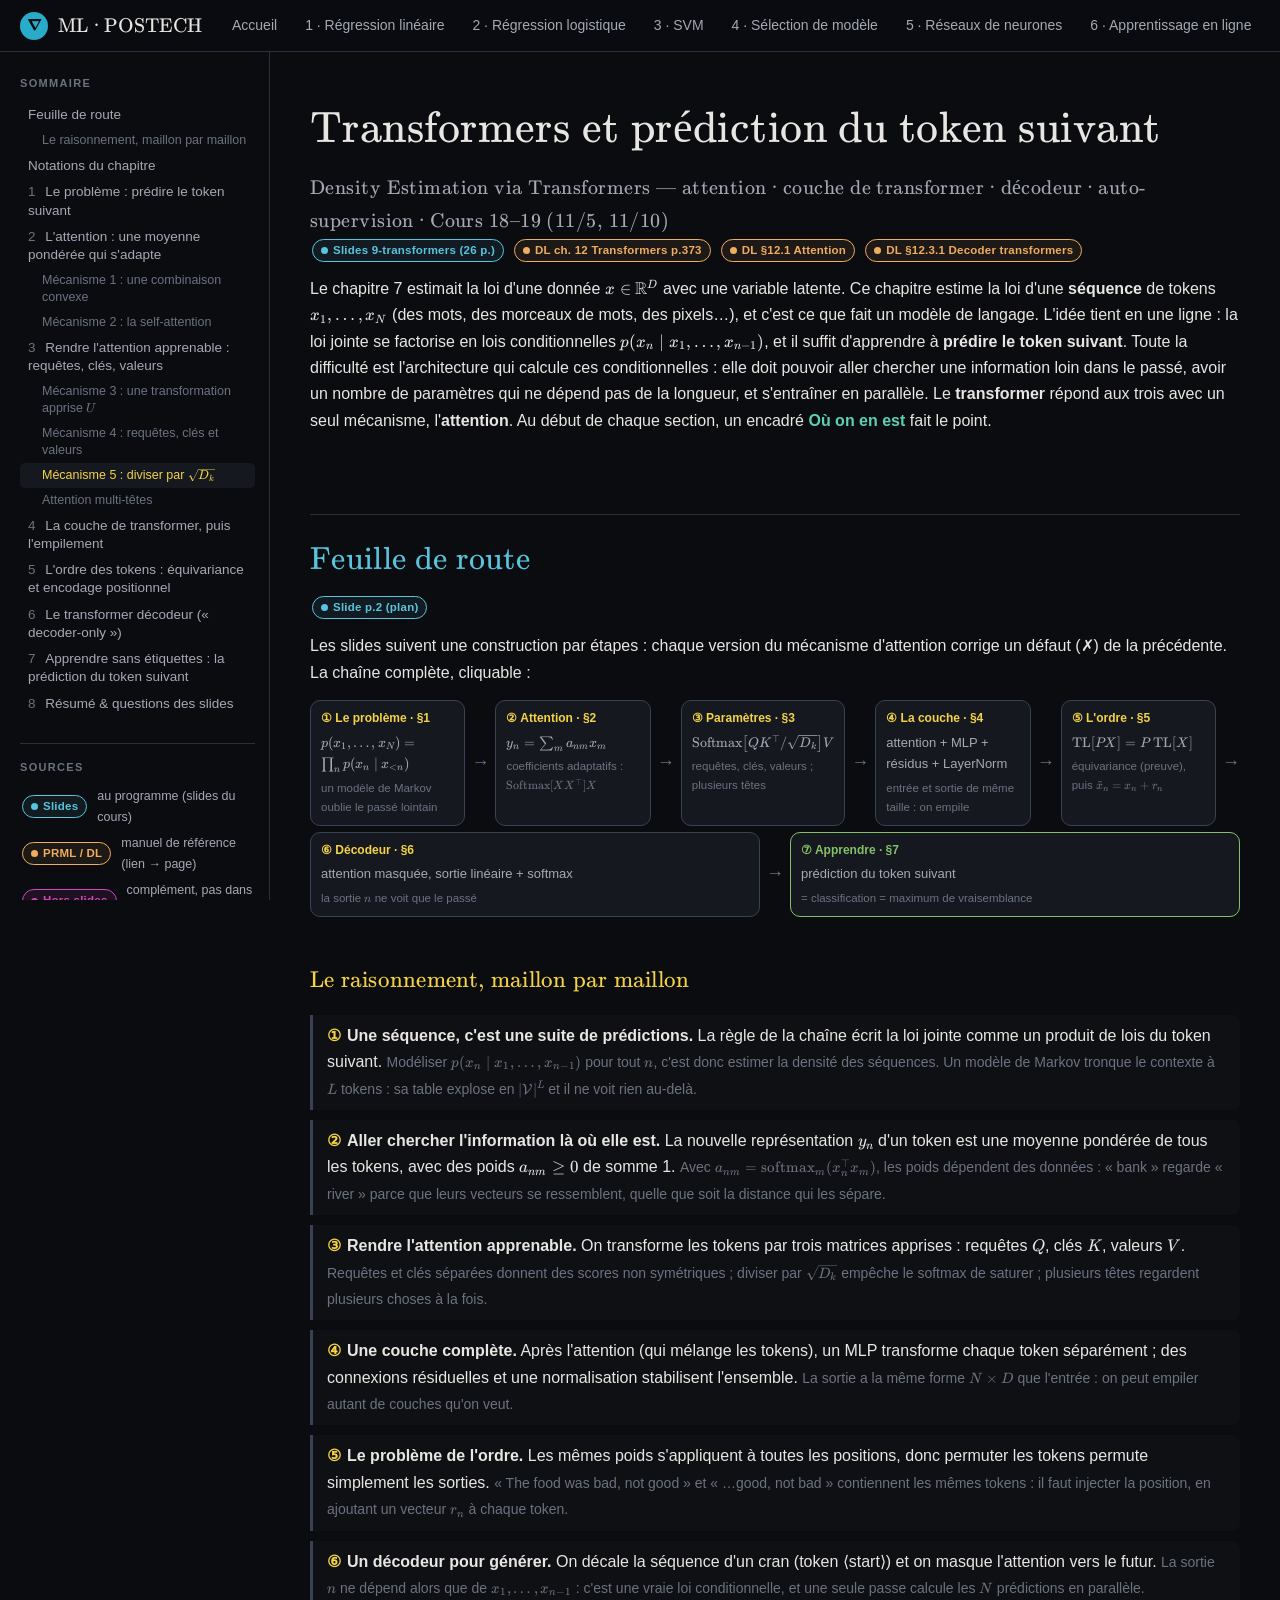
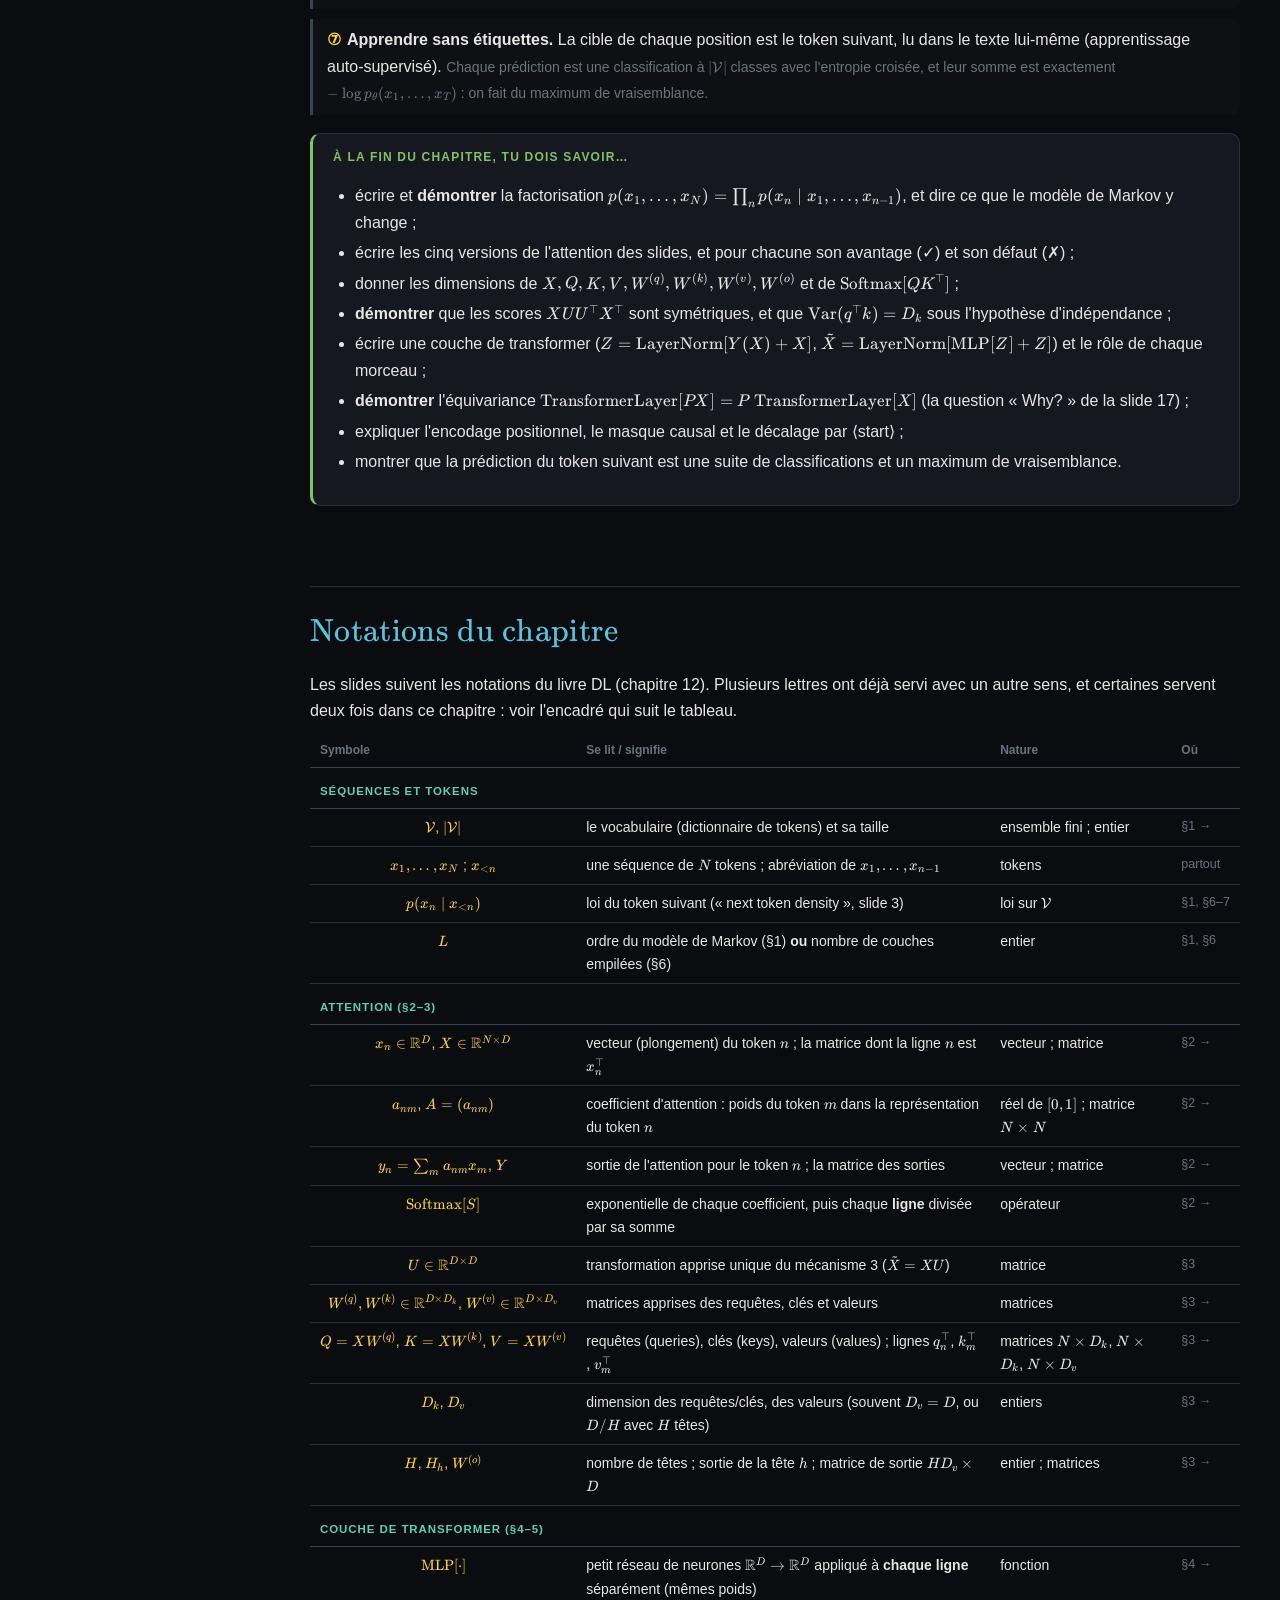
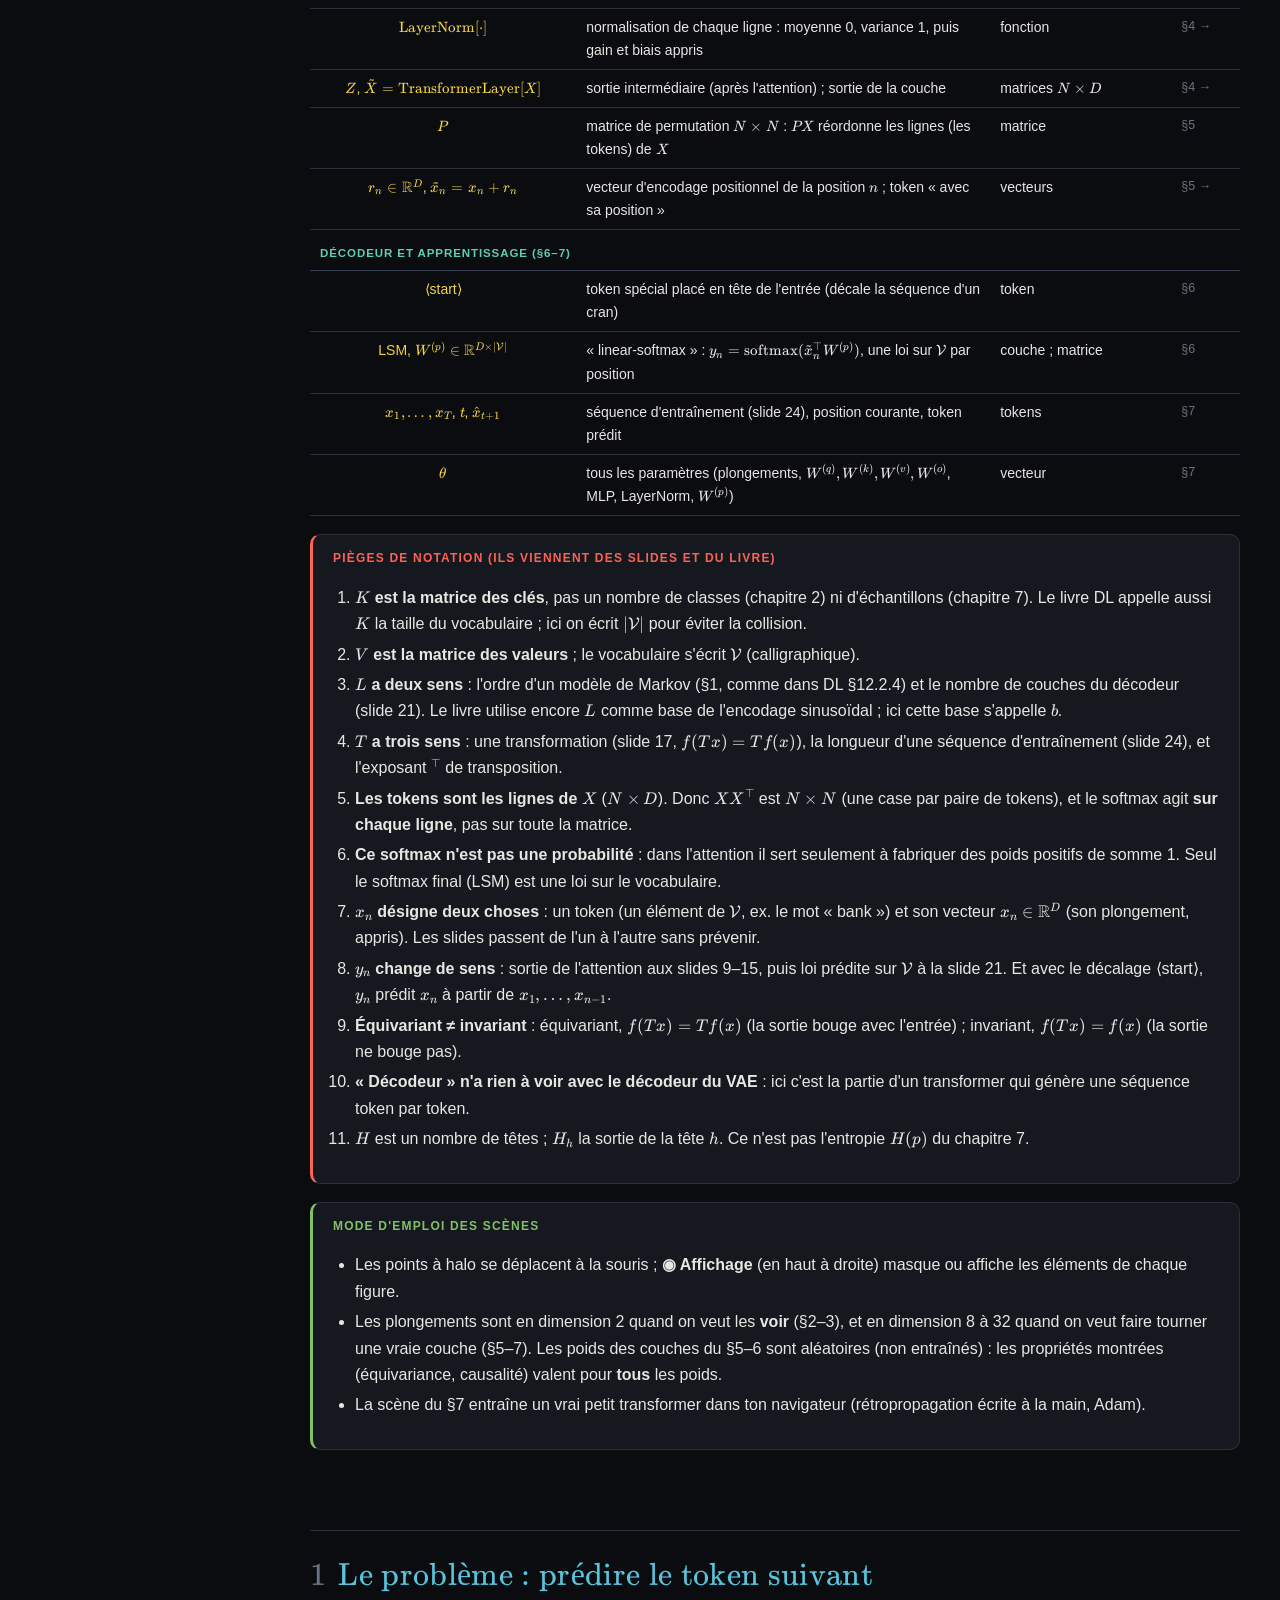
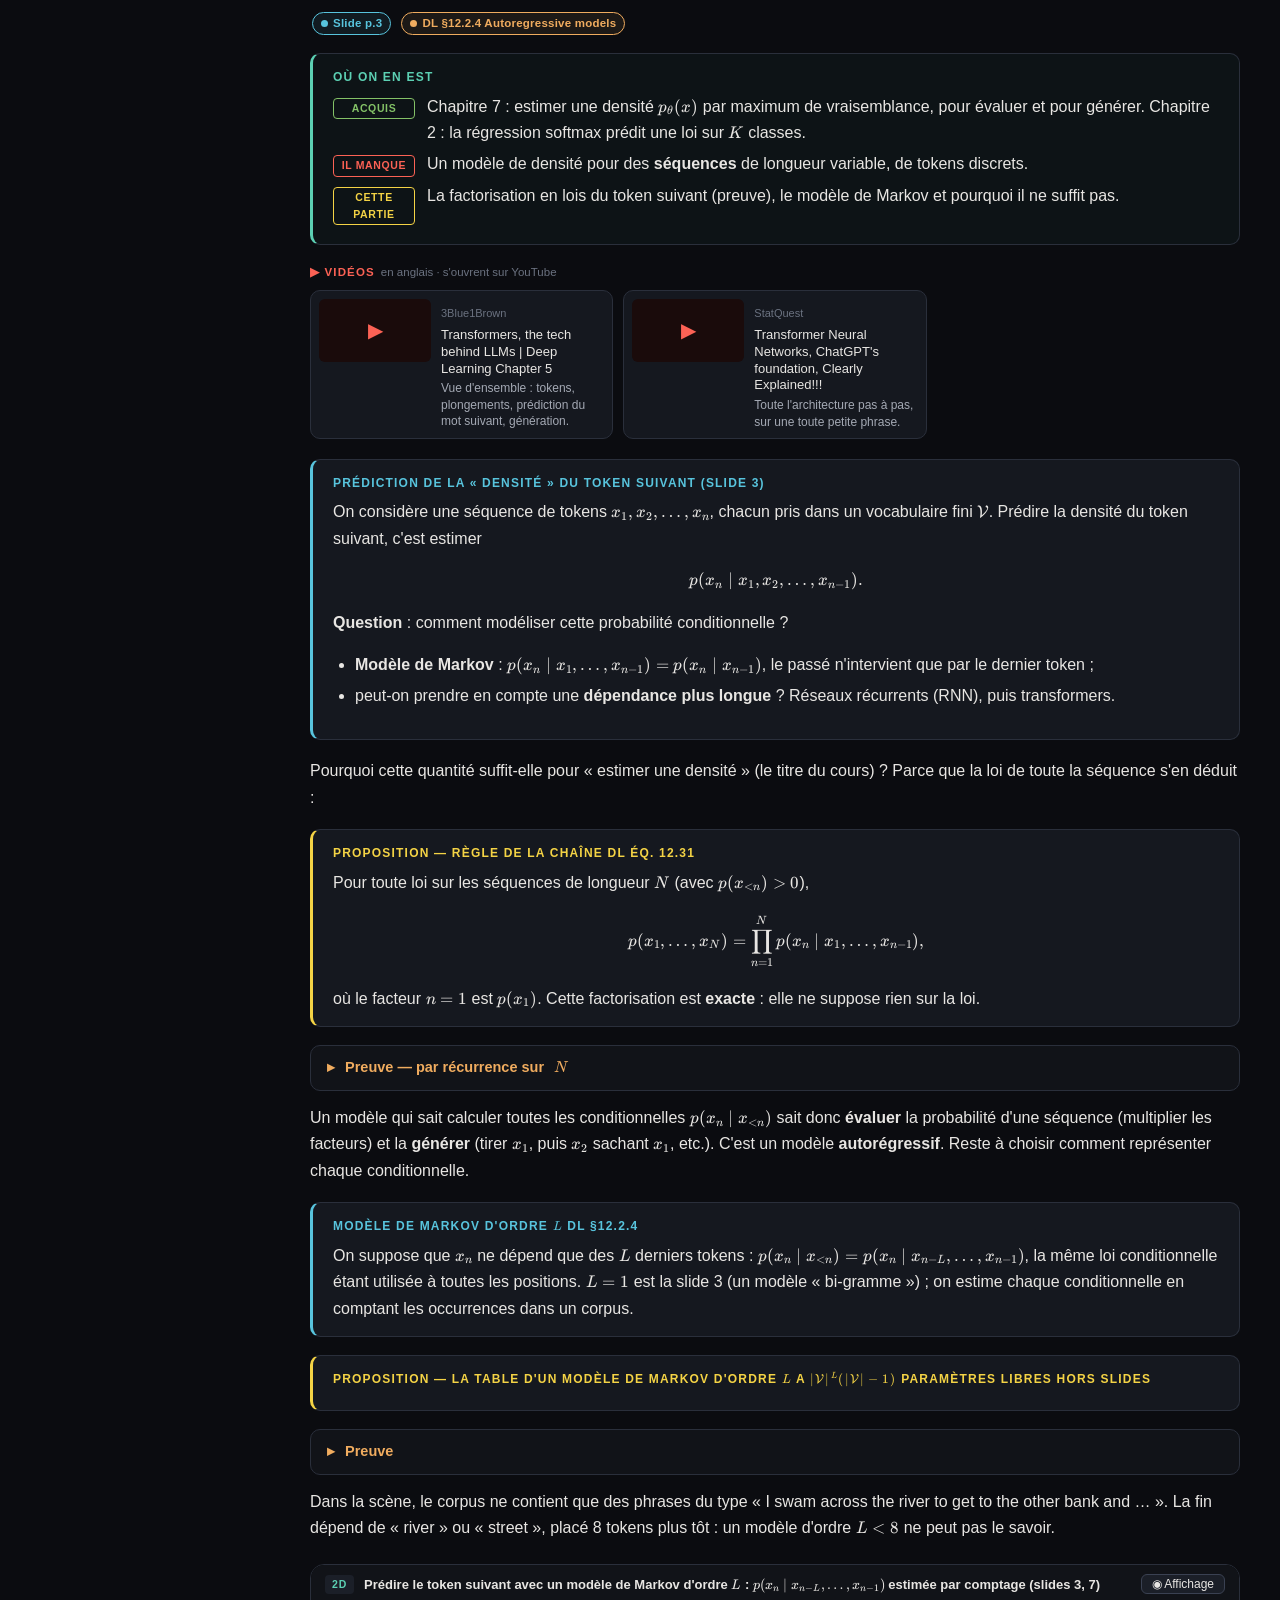
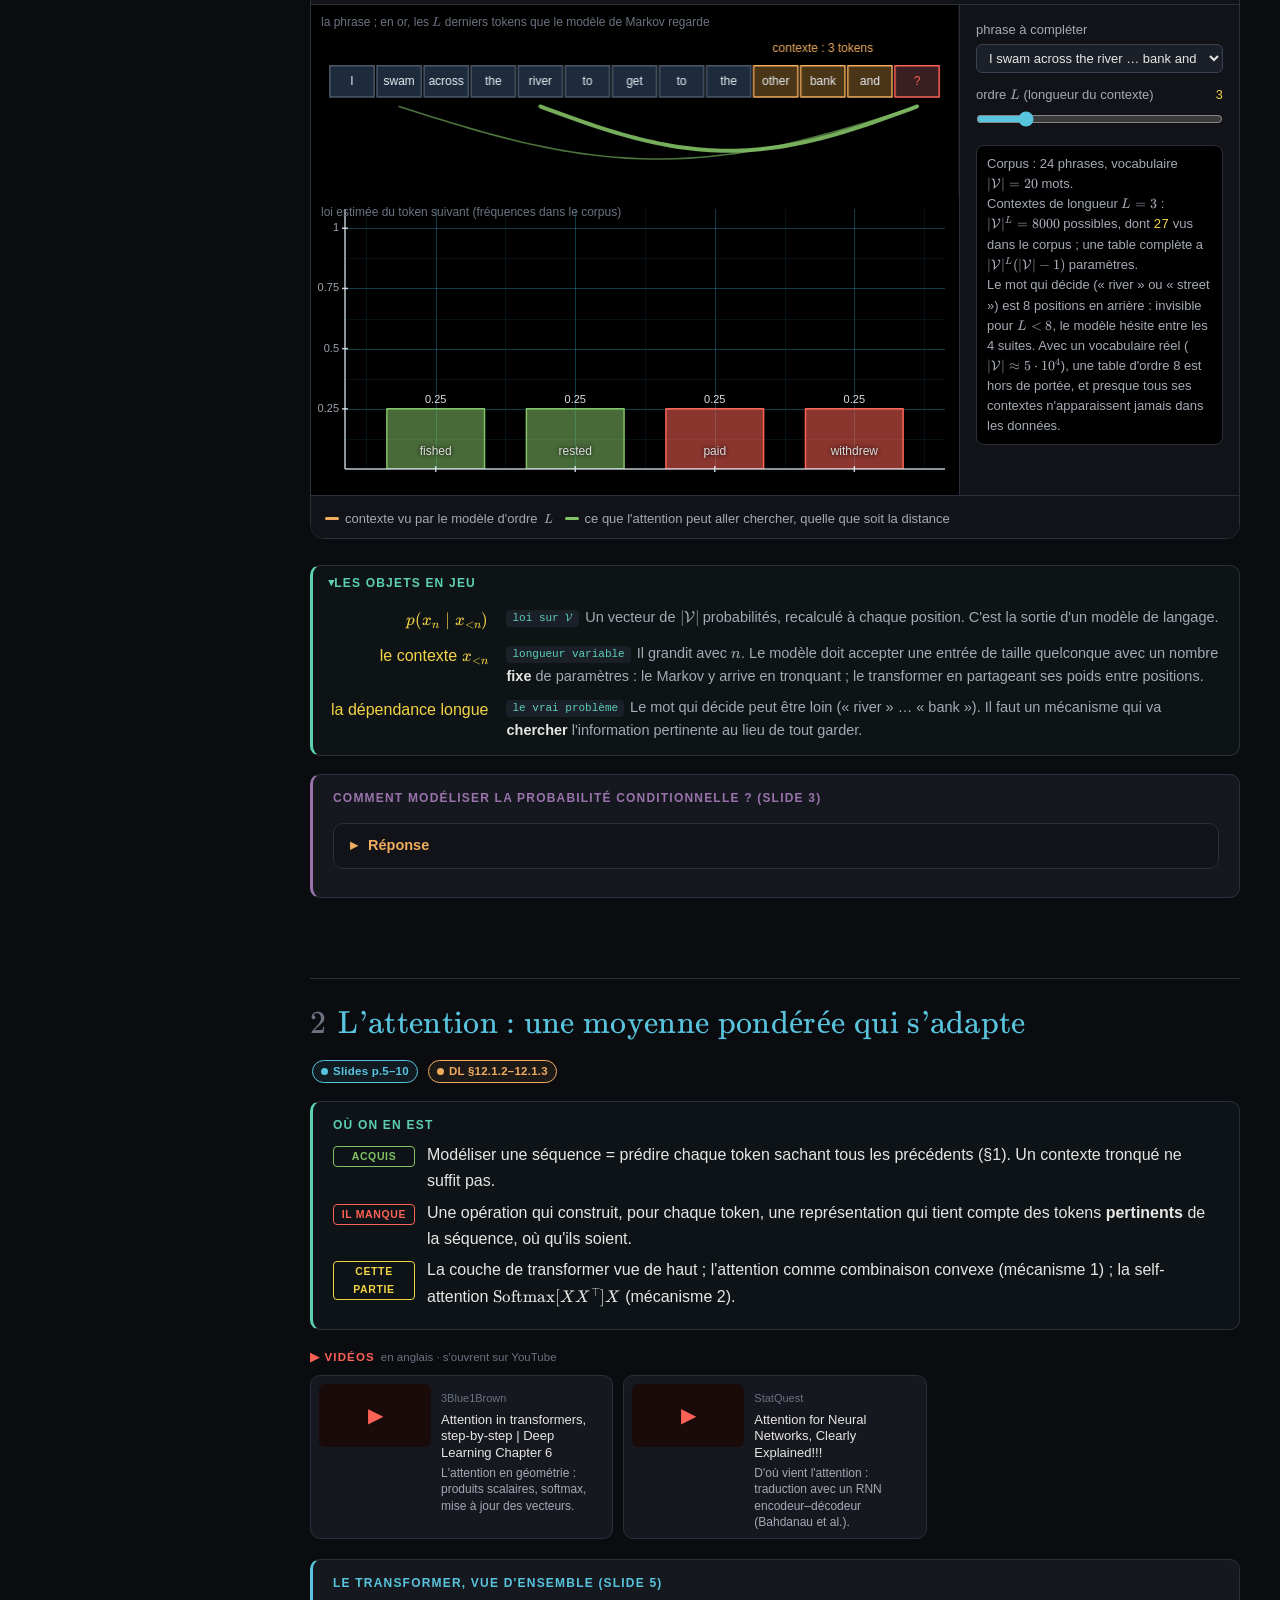
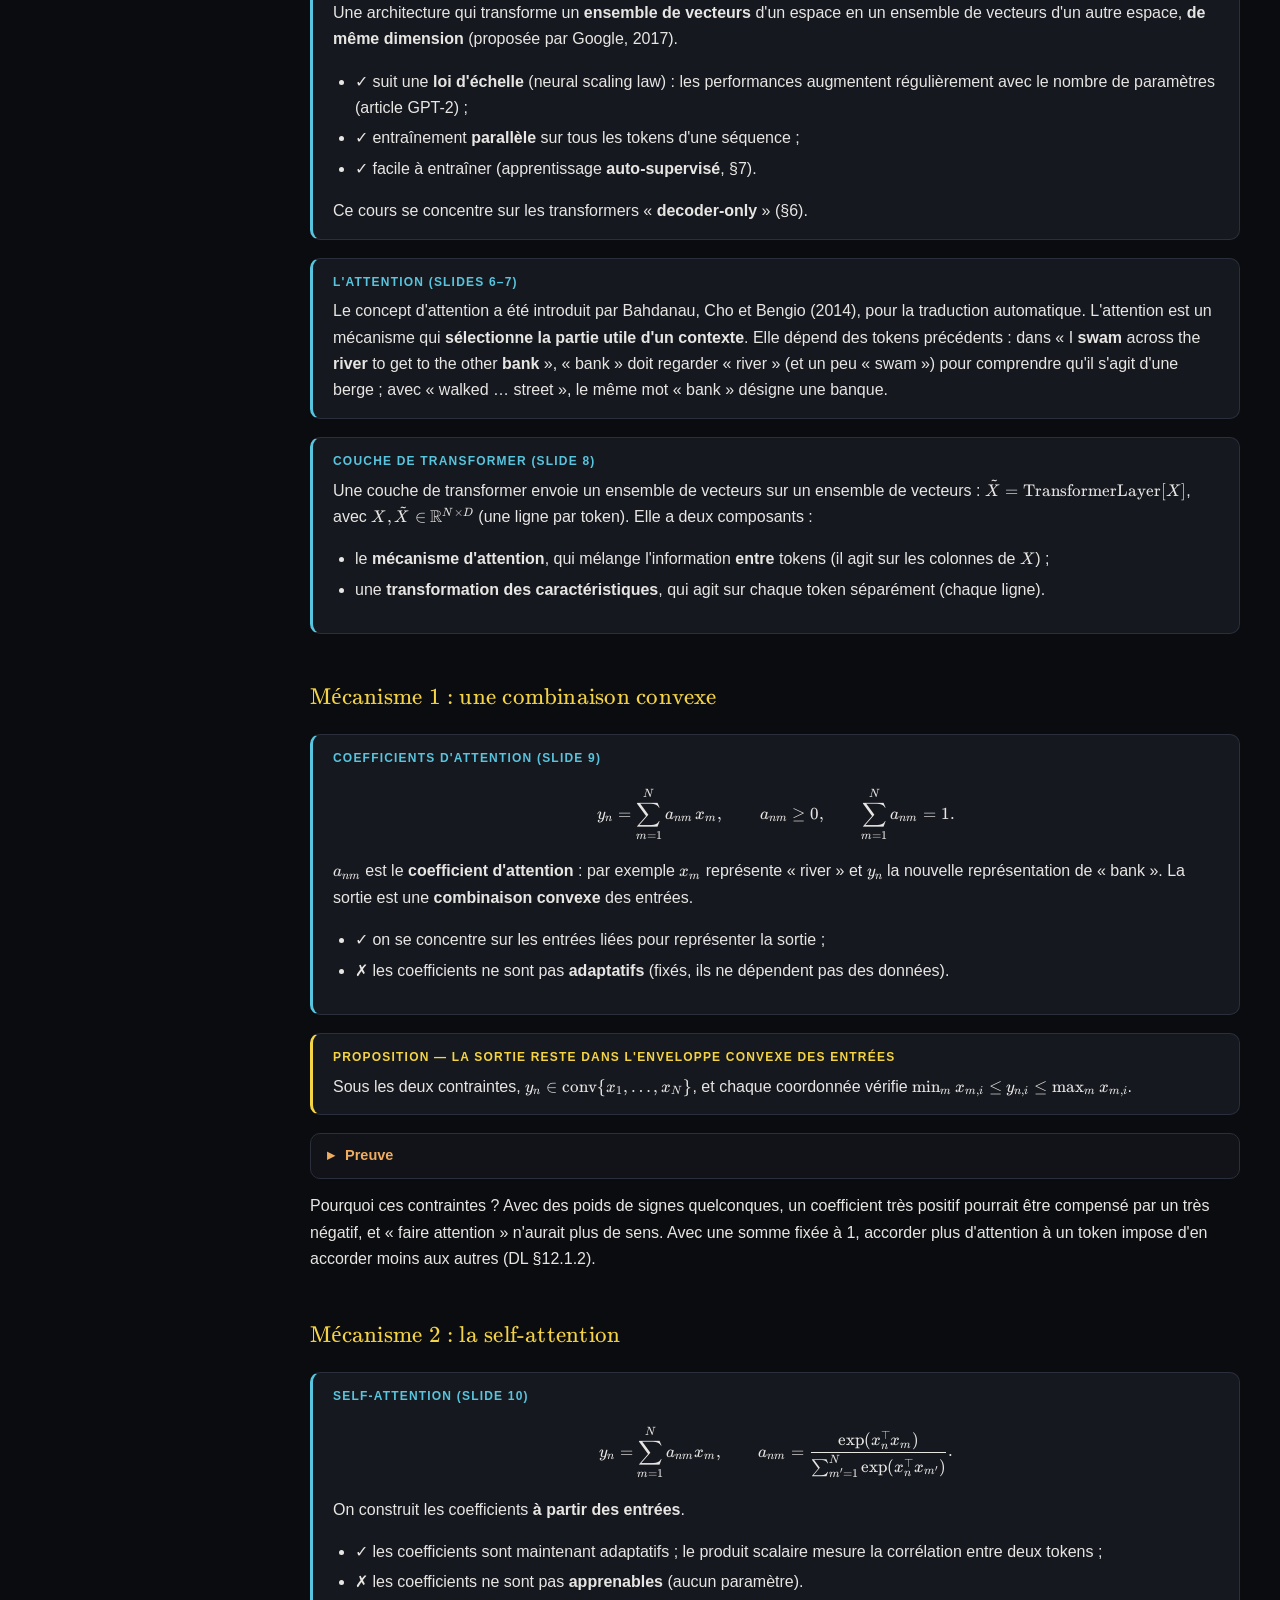
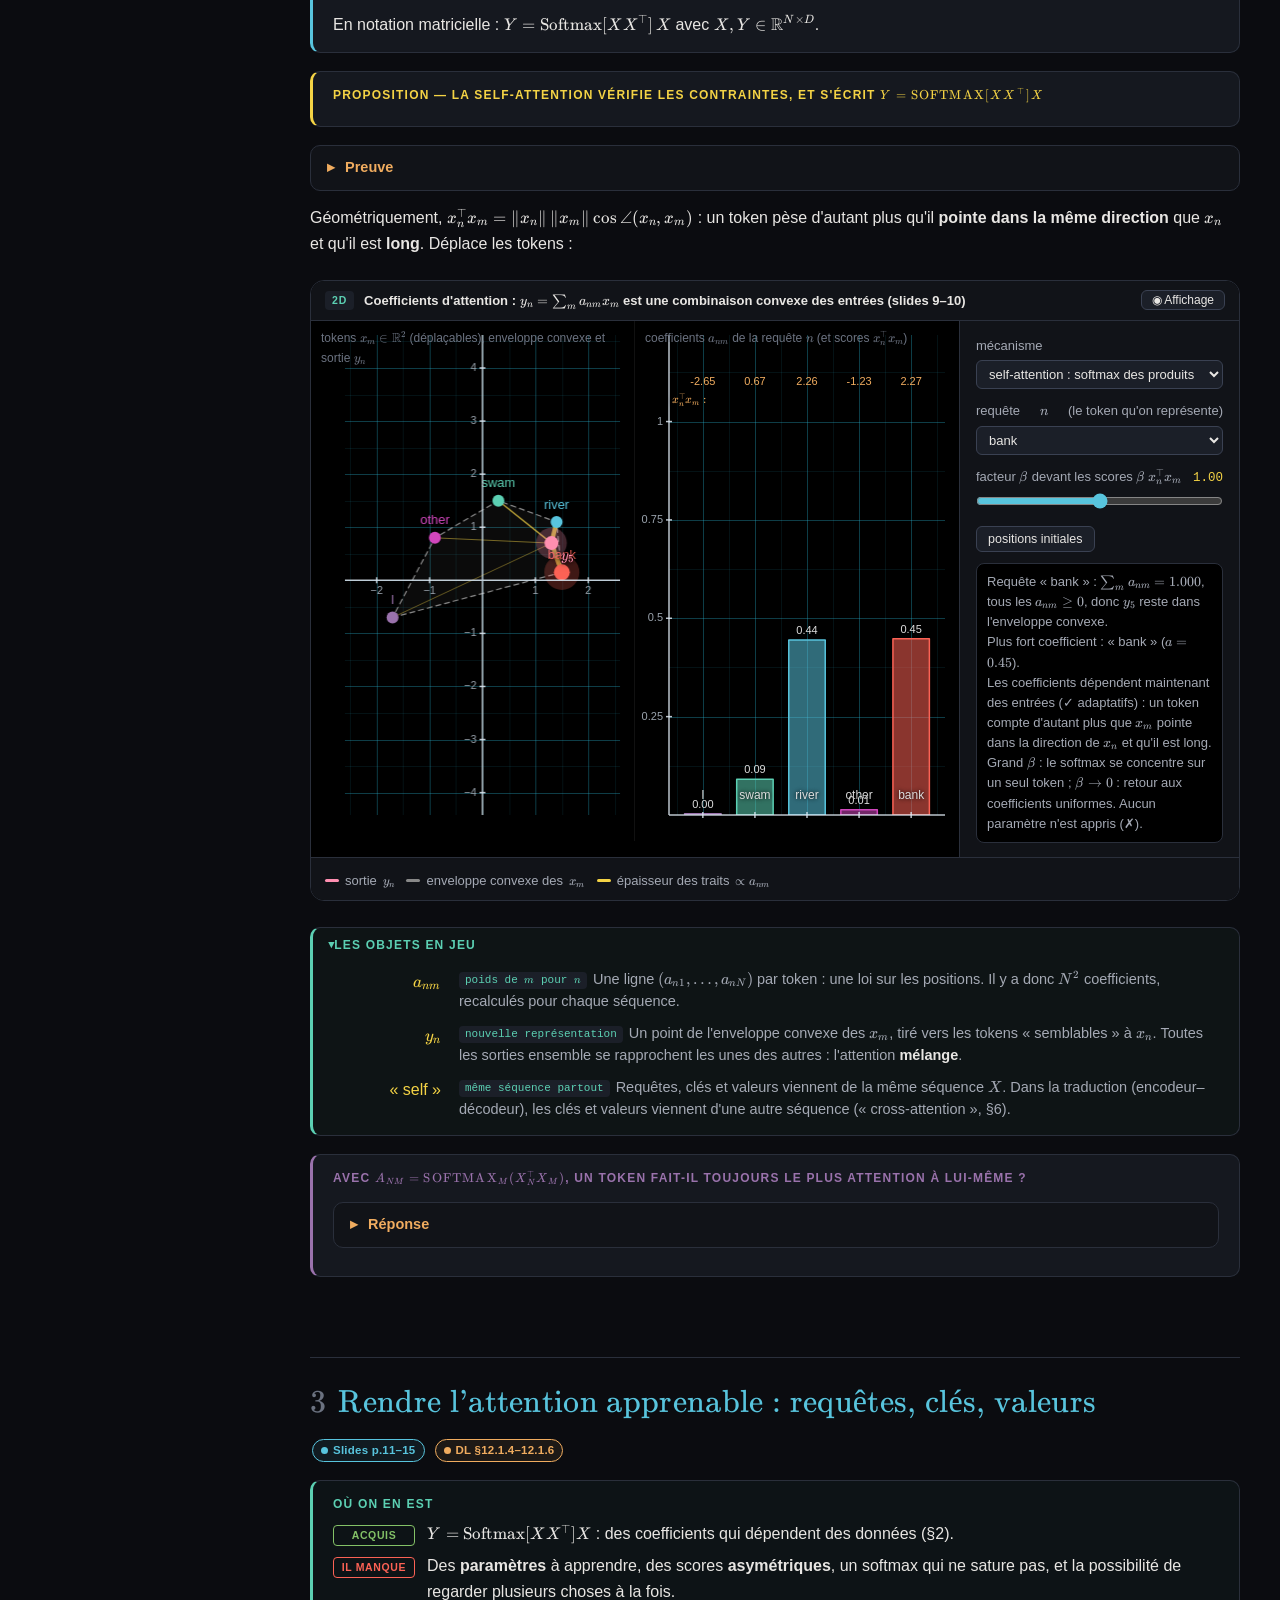
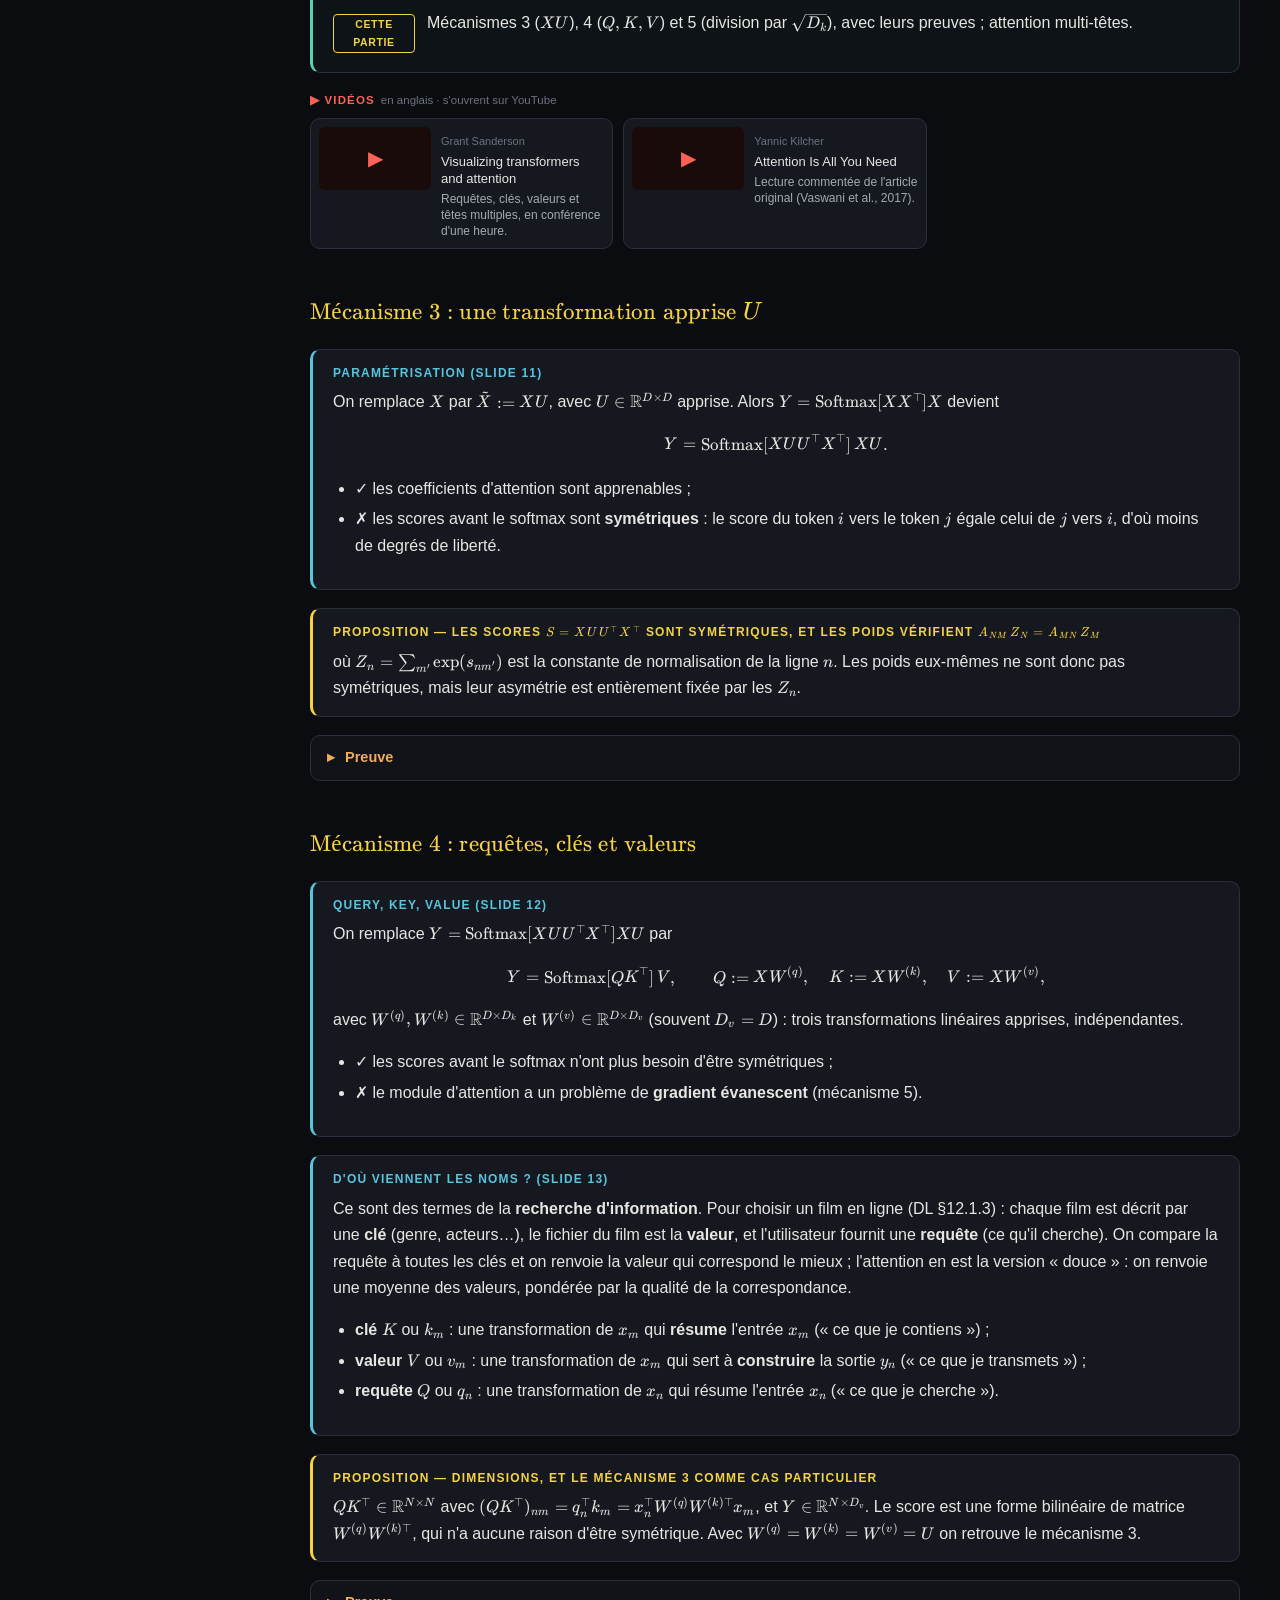
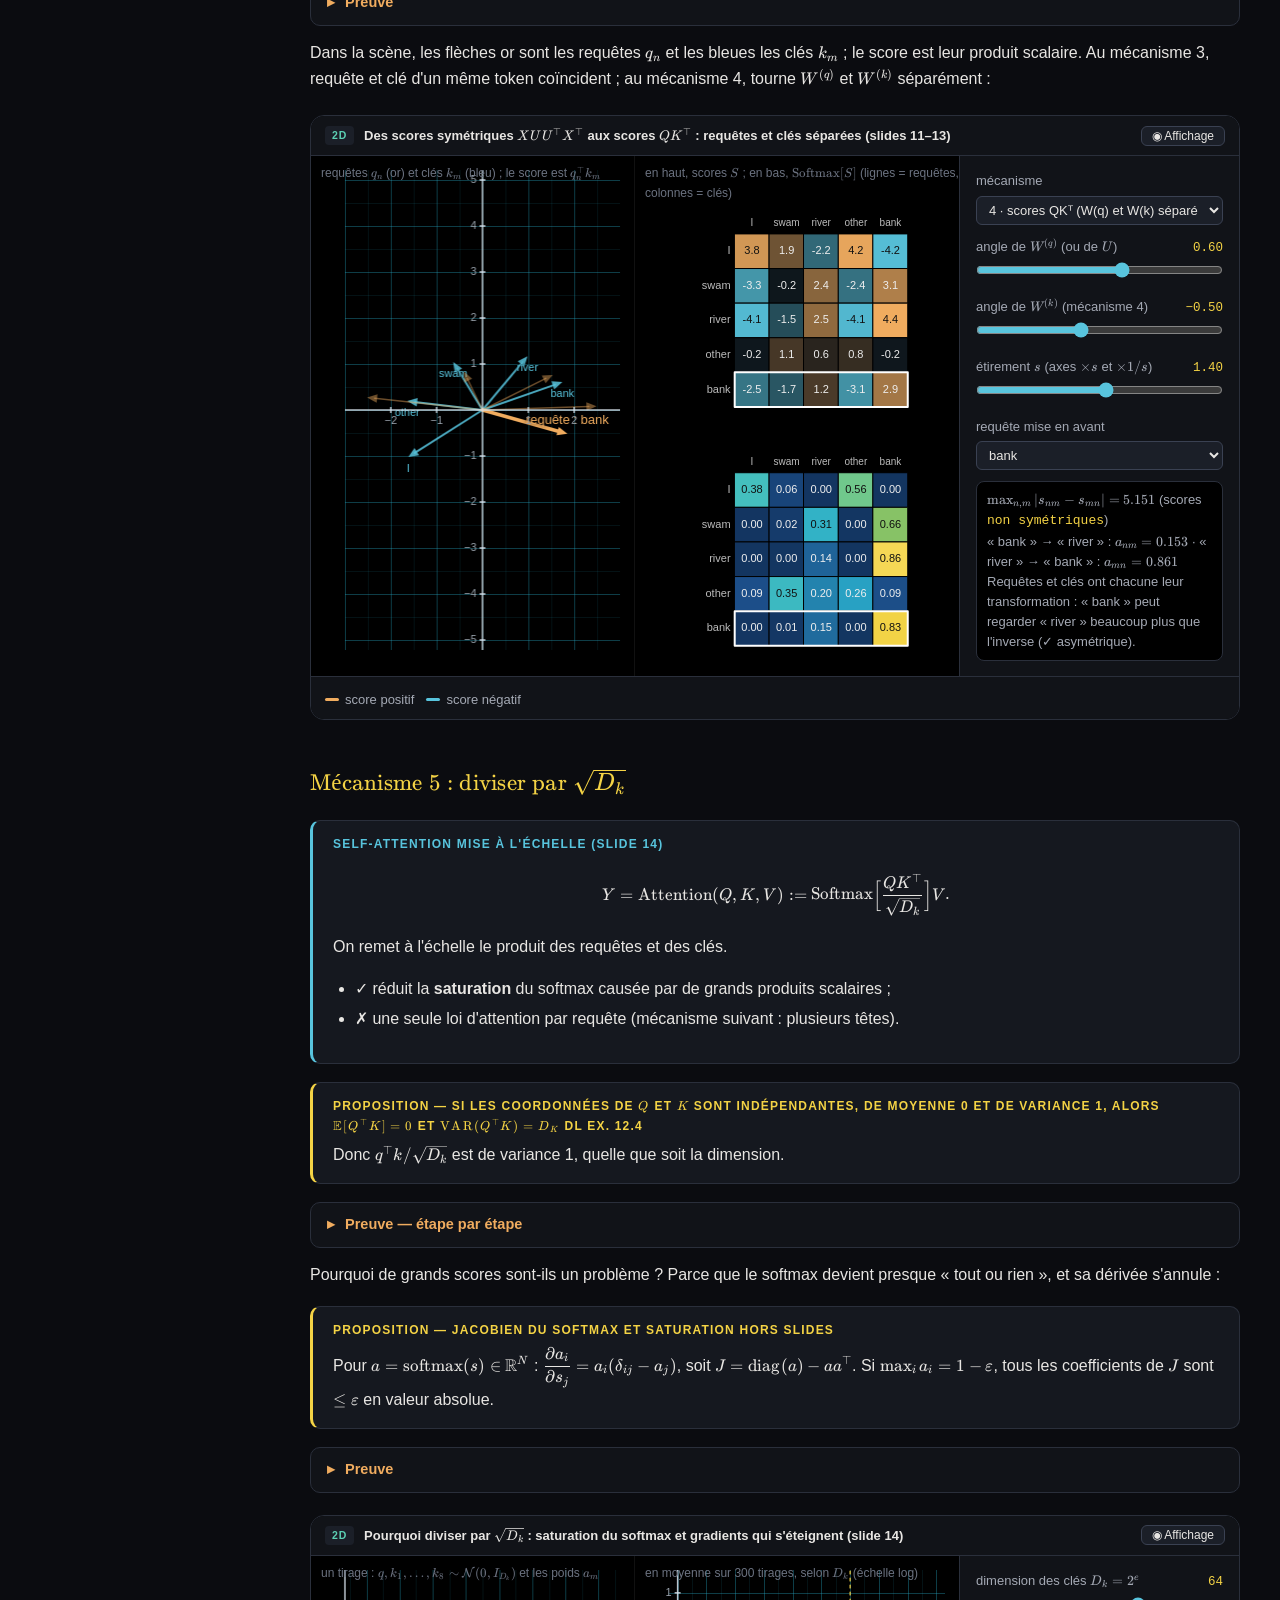
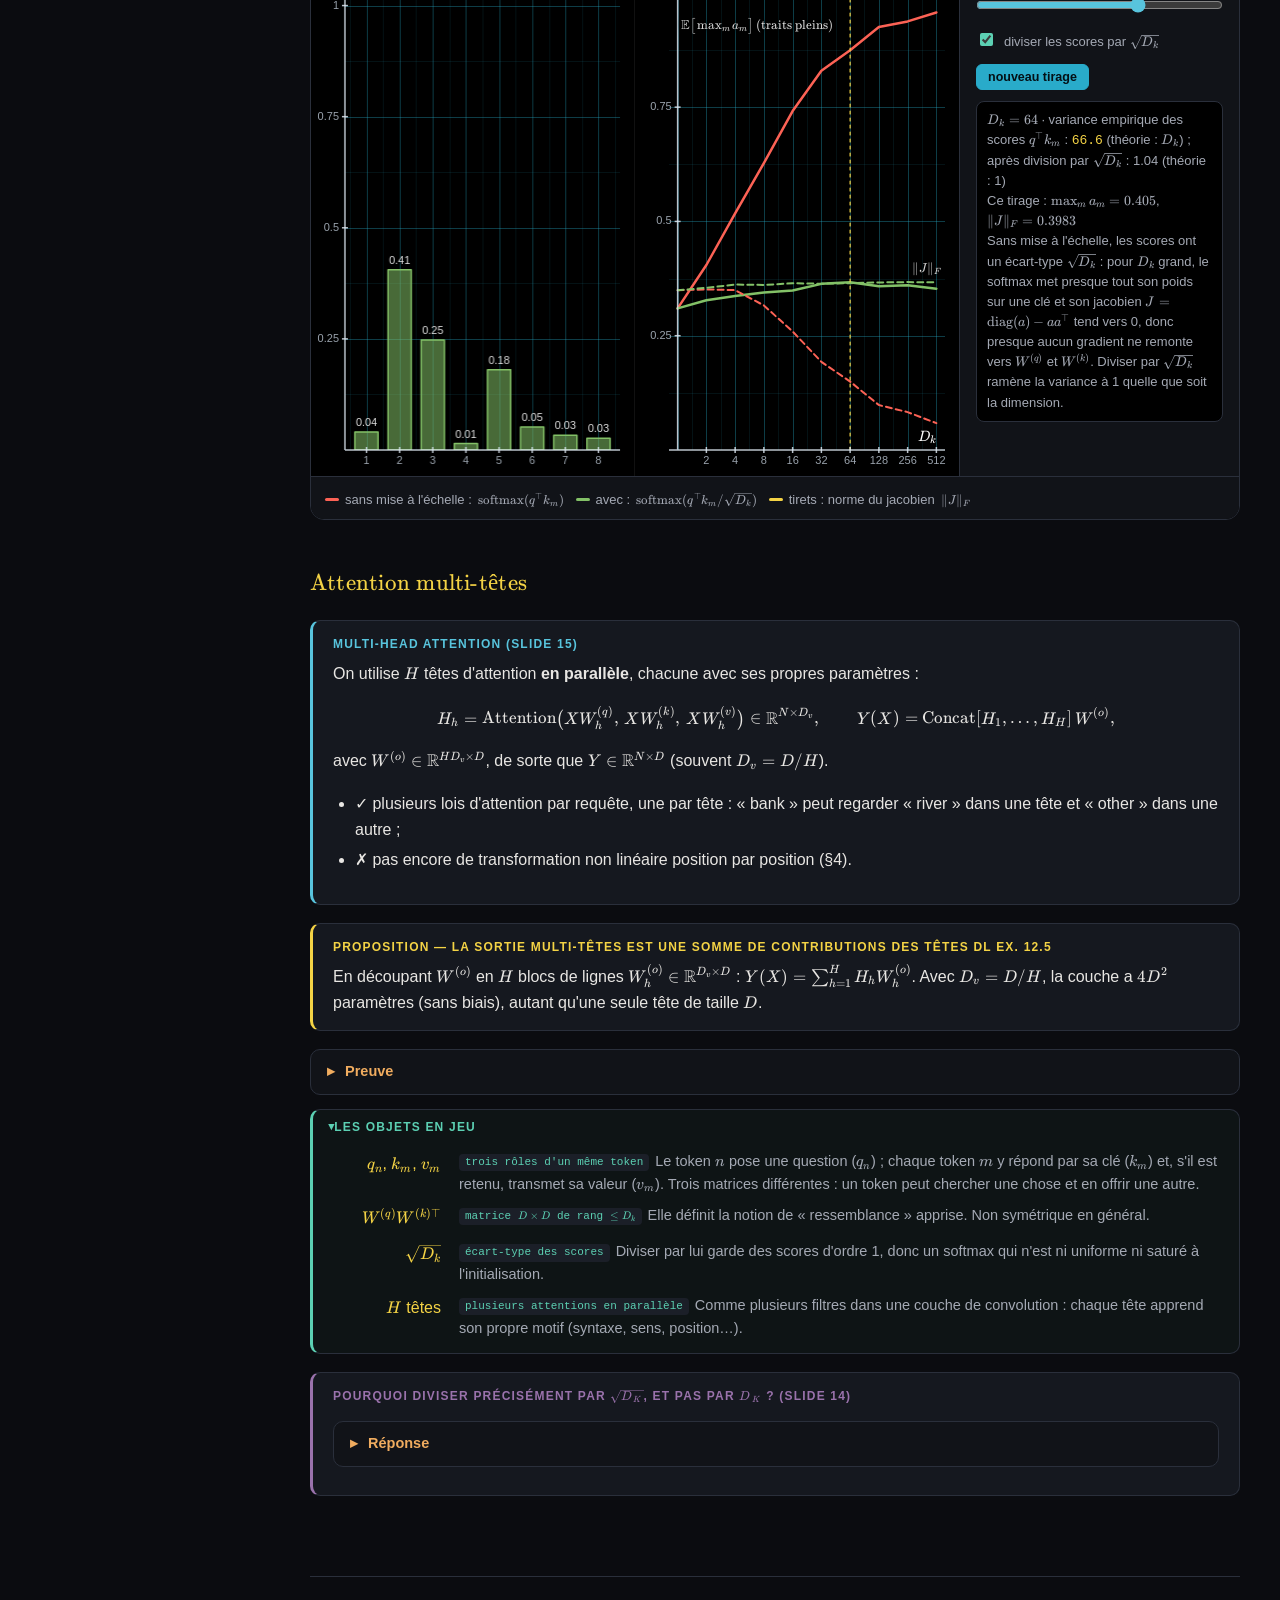
<file: transformers.html>
<!DOCTYPE html>
<html lang="fr">
<head>
<meta charset="utf-8">
<meta name="viewport" content="width=device-width, initial-scale=1">
<title>Transformers — Cours interactif ML</title>
<link rel="stylesheet" href="lib/katex/katex.min.css">
<link rel="stylesheet" href="css/style.css">
</head>
<body>

<header class="topbar">
  <a class="brand" href="index.html"><span class="pi">∇</span>ML · POSTECH</a>
  <nav>
    <a href="index.html">Accueil</a>
    <a href="linear-regression.html">1 · Régression linéaire</a>
    <a href="logistic-regression.html">2 · Régression logistique</a>
    <a href="svm.html">3 · SVM</a>
    <a href="model-selection.html">4 · Sélection de modèle</a>
    <a href="neural-networks.html">5 · Réseaux de neurones</a>
    <a href="online-learning.html">6 · Apprentissage en ligne</a>
    <a href="vae.html">7 · VAE</a>
    <a href="transformers.html" class="active">8 · Transformers</a>
    <a href="kmeans.html">9 · k-means &amp; EM</a>
    <a href="exercises.html">Entraînement</a>
    <a class="local-only" href="homework.html">Devoirs</a>
  </nav>
</header>

<div class="layout">
<aside class="sidebar">
  <h4>Sommaire</h4>
  <div class="toc"></div>
  <div class="legend">
    <h4>Sources</h4>
    <div><span class="src slides">Slides</span> au programme (slides du cours)</div>
    <div><span class="src book">PRML / DL</span> manuel de référence (lien → page)</div>
    <div><span class="src extra">Hors slides</span> complément, pas dans les slides</div>
  </div>
</aside>

<main class="content"><div class="content-inner">

<h1>Transformers et prédiction du token suivant<span class="sub">Density Estimation via Transformers — attention · couche de transformer · décodeur · auto-supervision · Cours 18–19 (11/5, 11/10)</span></h1>
<div class="sources">
  <a class="src slides" href="../Slides/9-transformers.pdf" target="_blank">Slides 9-transformers (26 p.)</a>
  <a class="src book" href="../Textbooks/Deep%20Learning%20-%20Foundations%20and%20Concepts.pdf#page=373" target="_blank">DL ch. 12 Transformers p.373</a>
  <a class="src book" href="../Textbooks/Deep%20Learning%20-%20Foundations%20and%20Concepts.pdf#page=374" target="_blank">DL §12.1 Attention</a>
  <a class="src book" href="../Textbooks/Deep%20Learning%20-%20Foundations%20and%20Concepts.pdf#page=399" target="_blank">DL §12.3.1 Decoder transformers</a>
</div>

<p>Le chapitre 7 estimait la loi d'une donnée $x\in\R^D$ avec une variable latente. Ce chapitre estime la loi d'une <b>séquence</b> de tokens $x_1,\dots,x_N$ (des mots, des morceaux de mots, des pixels…), et c'est ce que fait un modèle de langage. L'idée tient en une ligne : la loi jointe se factorise en lois conditionnelles $p(x_n\mid x_1,\dots,x_{n-1})$, et il suffit d'apprendre à <b>prédire le token suivant</b>. Toute la difficulté est l'architecture qui calcule ces conditionnelles : elle doit pouvoir aller chercher une information loin dans le passé, avoir un nombre de paramètres qui ne dépend pas de la longueur, et s'entraîner en parallèle. Le <b>transformer</b> répond aux trois avec un seul mécanisme, l'<b>attention</b>. Au début de chaque section, un encadré <span class="c-teal"><b>Où on en est</b></span> fait le point.</p>

<h2 id="roadmap">Feuille de route</h2>
<div class="sources"><a class="src slides" href="../Slides/9-transformers.pdf#page=2" target="_blank">Slide p.2 (plan)</a></div>
<p>Les slides suivent une construction par étapes : chaque version du mécanisme d'attention corrige un défaut (✗) de la précédente. La chaîne complète, cliquable :</p>
<div class="flow">
<a class="st" href="#ntp"><b>① Le problème · §1</b>$p(x_1,\dots,x_N) = \prod_n p(x_n\mid x_{\lt n})$<i>un modèle de Markov oublie le passé lointain</i></a><div class="ar">→</div>
<a class="st" href="#attention"><b>② Attention · §2</b>$y_n = \sum_m a_{nm}x_m$<i>coefficients adaptatifs : $\mathrm{Softmax}[XX^\top]X$</i></a><div class="ar">→</div>
<a class="st" href="#qkv"><b>③ Paramètres · §3</b>$\mathrm{Softmax}\big[QK^\top/\sqrt{D_k}\big]V$<i>requêtes, clés, valeurs ; plusieurs têtes</i></a><div class="ar">→</div>
<a class="st" href="#layer"><b>④ La couche · §4</b>attention + MLP + résidus + LayerNorm<i>entrée et sortie de même taille : on empile</i></a><div class="ar">→</div>
<a class="st" href="#order"><b>⑤ L'ordre · §5</b>$\mathrm{TL}[PX] = P\,\mathrm{TL}[X]$<i>équivariance (preuve), puis $\tilde x_n = x_n+r_n$</i></a><div class="ar">→</div>
<a class="st" href="#decoder"><b>⑥ Décodeur · §6</b>attention masquée, sortie linéaire + softmax<i>la sortie $n$ ne voit que le passé</i></a><div class="ar">→</div>
<a class="st goal" href="#ssl"><b>⑦ Apprendre · §7</b>prédiction du token suivant<i>= classification = maximum de vraisemblance</i></a>
</div>

<h3 id="roadmap-why">Le raisonnement, maillon par maillon</h3>
<ol class="plan">
<li><span class="n">①</span><b>Une séquence, c'est une suite de prédictions.</b> La règle de la chaîne écrit la loi jointe comme un produit de lois du token suivant. <span class="why">Modéliser $p(x_n\mid x_1,\dots,x_{n-1})$ pour tout $n$, c'est donc estimer la densité des séquences. Un modèle de Markov tronque le contexte à $L$ tokens : sa table explose en $|\mathcal V|^L$ et il ne voit rien au-delà.</span></li>
<li><span class="n">②</span><b>Aller chercher l'information là où elle est.</b> La nouvelle représentation $y_n$ d'un token est une moyenne pondérée de tous les tokens, avec des poids $a_{nm}\ge0$ de somme 1. <span class="why">Avec $a_{nm} = \mathrm{softmax}_m(x_n^\top x_m)$, les poids dépendent des données : « bank » regarde « river » parce que leurs vecteurs se ressemblent, quelle que soit la distance qui les sépare.</span></li>
<li><span class="n">③</span><b>Rendre l'attention apprenable.</b> On transforme les tokens par trois matrices apprises : requêtes $Q$, clés $K$, valeurs $V$. <span class="why">Requêtes et clés séparées donnent des scores non symétriques ; diviser par $\sqrt{D_k}$ empêche le softmax de saturer ; plusieurs têtes regardent plusieurs choses à la fois.</span></li>
<li><span class="n">④</span><b>Une couche complète.</b> Après l'attention (qui mélange les tokens), un MLP transforme chaque token séparément ; des connexions résiduelles et une normalisation stabilisent l'ensemble. <span class="why">La sortie a la même forme $N\times D$ que l'entrée : on peut empiler autant de couches qu'on veut.</span></li>
<li><span class="n">⑤</span><b>Le problème de l'ordre.</b> Les mêmes poids s'appliquent à toutes les positions, donc permuter les tokens permute simplement les sorties. <span class="why">« The food was bad, not good » et « …good, not bad » contiennent les mêmes tokens : il faut injecter la position, en ajoutant un vecteur $r_n$ à chaque token.</span></li>
<li><span class="n">⑥</span><b>Un décodeur pour générer.</b> On décale la séquence d'un cran (token ⟨start⟩) et on masque l'attention vers le futur. <span class="why">La sortie $n$ ne dépend alors que de $x_1,\dots,x_{n-1}$ : c'est une vraie loi conditionnelle, et une seule passe calcule les $N$ prédictions en parallèle.</span></li>
<li><span class="n">⑦</span><b>Apprendre sans étiquettes.</b> La cible de chaque position est le token suivant, lu dans le texte lui-même (apprentissage auto-supervisé). <span class="why">Chaque prédiction est une classification à $|\mathcal V|$ classes avec l'entropie croisée, et leur somme est exactement $-\log p_\theta(x_1,\dots,x_T)$ : on fait du maximum de vraisemblance.</span></li>
</ol>

<div class="box intu"><div class="box-title">À la fin du chapitre, tu dois savoir…</div>
<ul>
<li>écrire et <b>démontrer</b> la factorisation $p(x_1,\dots,x_N) = \prod_np(x_n\mid x_1,\dots,x_{n-1})$, et dire ce que le modèle de Markov y change ;</li>
<li>écrire les cinq versions de l'attention des slides, et pour chacune son avantage (✓) et son défaut (✗) ;</li>
<li>donner les dimensions de $X, Q, K, V, W^{(q)}, W^{(k)}, W^{(v)}, W^{(o)}$ et de $\mathrm{Softmax}[QK^\top]$ ;</li>
<li><b>démontrer</b> que les scores $XUU^\top X^\top$ sont symétriques, et que $\mathrm{Var}(q^\top k) = D_k$ sous l'hypothèse d'indépendance ;</li>
<li>écrire une couche de transformer ($Z = \mathrm{LayerNorm}[Y(X)+X]$, $\tilde X = \mathrm{LayerNorm}[\mathrm{MLP}[Z]+Z]$) et le rôle de chaque morceau ;</li>
<li><b>démontrer</b> l'équivariance $\mathrm{TransformerLayer}[PX] = P\,\mathrm{TransformerLayer}[X]$ (la question « Why? » de la slide 17) ;</li>
<li>expliquer l'encodage positionnel, le masque causal et le décalage par ⟨start⟩ ;</li>
<li>montrer que la prédiction du token suivant est une suite de classifications et un maximum de vraisemblance.</li>
</ul></div>

<h2 id="notations">Notations du chapitre</h2>
<p>Les slides suivent les notations du livre DL (chapitre 12). Plusieurs lettres ont déjà servi avec un autre sens, et certaines servent deux fois dans ce chapitre : voir l'encadré qui suit le tableau.</p>
<div class="notation-wrap"><table class="notation">
<thead><tr><th>Symbole</th><th>Se lit / signifie</th><th>Nature</th><th>Où</th></tr></thead>
<tbody>
<tr class="grp"><td colspan="4">Séquences et tokens</td></tr>
<tr><td>$\mathcal V$, $|\mathcal V|$</td><td>le vocabulaire (dictionnaire de tokens) et sa taille</td><td>ensemble fini ; entier</td><td class="where">§1 →</td></tr>
<tr><td>$x_1,\dots,x_N$ ; $x_{\lt n}$</td><td>une séquence de $N$ tokens ; abréviation de $x_1,\dots,x_{n-1}$</td><td>tokens</td><td class="where">partout</td></tr>
<tr><td>$p(x_n\mid x_{\lt n})$</td><td>loi du token suivant (« next token density », slide 3)</td><td>loi sur $\mathcal V$</td><td class="where">§1, §6–7</td></tr>
<tr><td>$L$</td><td>ordre du modèle de Markov (§1) <b>ou</b> nombre de couches empilées (§6)</td><td>entier</td><td class="where">§1, §6</td></tr>
<tr class="grp"><td colspan="4">Attention (§2–3)</td></tr>
<tr><td>$x_n\in\R^D$, $X\in\R^{N\times D}$</td><td>vecteur (plongement) du token $n$ ; la matrice dont la ligne $n$ est $x_n^\top$</td><td>vecteur ; matrice</td><td class="where">§2 →</td></tr>
<tr><td>$a_{nm}$, $A = (a_{nm})$</td><td>coefficient d'attention : poids du token $m$ dans la représentation du token $n$</td><td>réel de $[0,1]$ ; matrice $N\times N$</td><td class="where">§2 →</td></tr>
<tr><td>$y_n = \sum_ma_{nm}x_m$, $Y$</td><td>sortie de l'attention pour le token $n$ ; la matrice des sorties</td><td>vecteur ; matrice</td><td class="where">§2 →</td></tr>
<tr><td>$\mathrm{Softmax}[S]$</td><td>exponentielle de chaque coefficient, puis chaque <b>ligne</b> divisée par sa somme</td><td>opérateur</td><td class="where">§2 →</td></tr>
<tr><td>$U\in\R^{D\times D}$</td><td>transformation apprise unique du mécanisme 3 ($\tilde X = XU$)</td><td>matrice</td><td class="where">§3</td></tr>
<tr><td>$W^{(q)},W^{(k)}\in\R^{D\times D_k}$, $W^{(v)}\in\R^{D\times D_v}$</td><td>matrices apprises des requêtes, clés et valeurs</td><td>matrices</td><td class="where">§3 →</td></tr>
<tr><td>$Q = XW^{(q)}$, $K = XW^{(k)}$, $V = XW^{(v)}$</td><td>requêtes (queries), clés (keys), valeurs (values) ; lignes $q_n^\top$, $k_m^\top$, $v_m^\top$</td><td>matrices $N\times D_k$, $N\times D_k$, $N\times D_v$</td><td class="where">§3 →</td></tr>
<tr><td>$D_k$, $D_v$</td><td>dimension des requêtes/clés, des valeurs (souvent $D_v = D$, ou $D/H$ avec $H$ têtes)</td><td>entiers</td><td class="where">§3 →</td></tr>
<tr><td>$H$, $H_h$, $W^{(o)}$</td><td>nombre de têtes ; sortie de la tête $h$ ; matrice de sortie $HD_v\times D$</td><td>entier ; matrices</td><td class="where">§3 →</td></tr>
<tr class="grp"><td colspan="4">Couche de transformer (§4–5)</td></tr>
<tr><td>$\mathrm{MLP}[\cdot]$</td><td>petit réseau de neurones $\R^D\to\R^D$ appliqué à <b>chaque ligne</b> séparément (mêmes poids)</td><td>fonction</td><td class="where">§4 →</td></tr>
<tr><td>$\mathrm{LayerNorm}[\cdot]$</td><td>normalisation de chaque ligne : moyenne 0, variance 1, puis gain et biais appris</td><td>fonction</td><td class="where">§4 →</td></tr>
<tr><td>$Z$, $\tilde X = \mathrm{TransformerLayer}[X]$</td><td>sortie intermédiaire (après l'attention) ; sortie de la couche</td><td>matrices $N\times D$</td><td class="where">§4 →</td></tr>
<tr><td>$P$</td><td>matrice de permutation $N\times N$ : $PX$ réordonne les lignes (les tokens) de $X$</td><td>matrice</td><td class="where">§5</td></tr>
<tr><td>$r_n\in\R^D$, $\tilde x_n = x_n+r_n$</td><td>vecteur d'encodage positionnel de la position $n$ ; token « avec sa position »</td><td>vecteurs</td><td class="where">§5 →</td></tr>
<tr class="grp"><td colspan="4">Décodeur et apprentissage (§6–7)</td></tr>
<tr><td>⟨start⟩</td><td>token spécial placé en tête de l'entrée (décale la séquence d'un cran)</td><td>token</td><td class="where">§6</td></tr>
<tr><td>LSM, $W^{(p)}\in\R^{D\times|\mathcal V|}$</td><td>« linear-softmax » : $y_n = \mathrm{softmax}(\tilde x_n^\top W^{(p)})$, une loi sur $\mathcal V$ par position</td><td>couche ; matrice</td><td class="where">§6</td></tr>
<tr><td>$x_1,\dots,x_T$, $t$, $\hat x_{t+1}$</td><td>séquence d'entraînement (slide 24), position courante, token prédit</td><td>tokens</td><td class="where">§7</td></tr>
<tr><td>$\theta$</td><td>tous les paramètres (plongements, $W^{(q)},W^{(k)},W^{(v)},W^{(o)}$, MLP, LayerNorm, $W^{(p)}$)</td><td>vecteur</td><td class="where">§7</td></tr>
</tbody></table></div>

<div class="box warn"><div class="box-title">Pièges de notation (ils viennent des slides et du livre)</div>
<ol>
<li><b>$K$ est la matrice des clés</b>, pas un nombre de classes (chapitre 2) ni d'échantillons (chapitre 7). Le livre DL appelle aussi $K$ la taille du vocabulaire ; ici on écrit $|\mathcal V|$ pour éviter la collision.</li>
<li><b>$V$ est la matrice des valeurs</b> ; le vocabulaire s'écrit $\mathcal V$ (calligraphique).</li>
<li><b>$L$ a deux sens</b> : l'ordre d'un modèle de Markov (§1, comme dans DL §12.2.4) et le nombre de couches du décodeur (slide 21). Le livre utilise encore $L$ comme base de l'encodage sinusoïdal ; ici cette base s'appelle $b$.</li>
<li><b>$T$ a trois sens</b> : une transformation (slide 17, $f(Tx) = Tf(x)$), la longueur d'une séquence d'entraînement (slide 24), et l'exposant $^\top$ de transposition.</li>
<li><b>Les tokens sont les lignes de $X$</b> ($N\times D$). Donc $XX^\top$ est $N\times N$ (une case par paire de tokens), et le softmax agit <b>sur chaque ligne</b>, pas sur toute la matrice.</li>
<li><b>Ce softmax n'est pas une probabilité</b> : dans l'attention il sert seulement à fabriquer des poids positifs de somme 1. Seul le softmax final (LSM) est une loi sur le vocabulaire.</li>
<li><b>$x_n$ désigne deux choses</b> : un token (un élément de $\mathcal V$, ex. le mot « bank ») et son vecteur $x_n\in\R^D$ (son plongement, appris). Les slides passent de l'un à l'autre sans prévenir.</li>
<li><b>$y_n$ change de sens</b> : sortie de l'attention aux slides 9–15, puis loi prédite sur $\mathcal V$ à la slide 21. Et avec le décalage ⟨start⟩, $y_n$ prédit $x_n$ à partir de $x_1,\dots,x_{n-1}$.</li>
<li><b>Équivariant ≠ invariant</b> : équivariant, $f(Tx) = Tf(x)$ (la sortie bouge avec l'entrée) ; invariant, $f(Tx) = f(x)$ (la sortie ne bouge pas).</li>
<li><b>« Décodeur » n'a rien à voir avec le décodeur du VAE</b> : ici c'est la partie d'un transformer qui génère une séquence token par token.</li>
<li><b>$H$</b> est un nombre de têtes ; $H_h$ la sortie de la tête $h$. Ce n'est pas l'entropie $H(p)$ du chapitre 7.</li>
</ol></div>

<div class="box intu"><div class="box-title">Mode d'emploi des scènes</div>
<ul>
<li>Les points à halo se déplacent à la souris ; <b>◉ Affichage</b> (en haut à droite) masque ou affiche les éléments de chaque figure.</li>
<li>Les plongements sont en dimension 2 quand on veut les <b>voir</b> (§2–3), et en dimension 8 à 32 quand on veut faire tourner une vraie couche (§5–7). Les poids des couches du §5–6 sont aléatoires (non entraînés) : les propriétés montrées (équivariance, causalité) valent pour <b>tous</b> les poids.</li>
<li>La scène du §7 entraîne un vrai petit transformer dans ton navigateur (rétropropagation écrite à la main, Adam).</li>
</ul></div>

<!-- ===================================================================== -->
<h2 id="ntp"><span class="num">1</span>Le problème : prédire le token suivant</h2>
<div class="sources"><a class="src slides" href="../Slides/9-transformers.pdf#page=3" target="_blank">Slide p.3</a><a class="src book" href="../Textbooks/Deep%20Learning%20-%20Foundations%20and%20Concepts.pdf#page=395" target="_blank">DL §12.2.4 Autoregressive models</a></div>
<div class="box road"><div class="box-title">Où on en est</div><div class="road-row"><span class="rk ok">Acquis</span><div>Chapitre 7 : estimer une densité $p_\theta(x)$ par maximum de vraisemblance, pour évaluer et pour générer. Chapitre 2 : la régression softmax prédit une loi sur $K$ classes.</div></div><div class="road-row"><span class="rk q">Il manque</span><div>Un modèle de densité pour des <b>séquences</b> de longueur variable, de tokens discrets.</div></div><div class="road-row"><span class="rk go">Cette partie</span><div>La factorisation en lois du token suivant (preuve), le modèle de Markov et pourquoi il ne suffit pas.</div></div></div>
<div class="vids"><div class="vids-title">▶ Vidéos<span>en anglais · s'ouvrent sur YouTube</span></div><div class="vids-grid"><a class="vid" href="https://www.youtube.com/watch?v=wjZofJX0v4M" target="_blank" rel="noopener"><span class="vid-thumb">▶<img src="https://i.ytimg.com/vi/wjZofJX0v4M/mqdefault.jpg" loading="lazy" alt="" onerror="this.remove()"></span><span class="vid-body"><span class="vid-ch">3Blue1Brown</span><span class="vid-t" style="display:block">Transformers, the tech behind LLMs | Deep Learning Chapter 5</span><span class="vid-why" style="display:block">Vue d'ensemble : tokens, plongements, prédiction du mot suivant, génération.</span></span></a><a class="vid" href="https://www.youtube.com/watch?v=zxQyTK8quyY" target="_blank" rel="noopener"><span class="vid-thumb">▶<img src="https://i.ytimg.com/vi/zxQyTK8quyY/mqdefault.jpg" loading="lazy" alt="" onerror="this.remove()"></span><span class="vid-body"><span class="vid-ch">StatQuest</span><span class="vid-t" style="display:block">Transformer Neural Networks, ChatGPT's foundation, Clearly Explained!!!</span><span class="vid-why" style="display:block">Toute l'architecture pas à pas, sur une toute petite phrase.</span></span></a></div></div>

<div class="box def"><div class="box-title">Prédiction de la « densité » du token suivant (slide 3)</div>
On considère une séquence de tokens $x_1,x_2,\dots,x_n$, chacun pris dans un vocabulaire fini $\mathcal V$. Prédire la densité du token suivant, c'est estimer
$$p(x_n\mid x_1,x_2,\dots,x_{n-1}).$$
<b>Question</b> : comment modéliser cette probabilité conditionnelle ?
<ul>
<li><b>Modèle de Markov</b> : $p(x_n\mid x_1,\dots,x_{n-1}) = p(x_n\mid x_{n-1})$, le passé n'intervient que par le dernier token ;</li>
<li>peut-on prendre en compte une <b>dépendance plus longue</b> ? Réseaux récurrents (RNN), puis transformers.</li>
</ul>
</div>
<p>Pourquoi cette quantité suffit-elle pour « estimer une densité » (le titre du cours) ? Parce que la loi de toute la séquence s'en déduit :</p>
<div class="box thm"><div class="box-title">Proposition — règle de la chaîne <span class="hint">DL éq. 12.31</span></div>
Pour toute loi sur les séquences de longueur $N$ (avec $p(x_{\lt n})>0$),
$$p(x_1,\dots,x_N) = \prod_{n=1}^Np(x_n\mid x_1,\dots,x_{n-1}),$$
où le facteur $n = 1$ est $p(x_1)$. Cette factorisation est <b>exacte</b> : elle ne suppose rien sur la loi.
</div>
<details class="proof"><summary>Preuve — par récurrence sur $N$</summary>
<div class="proof-body">
<div class="step"><b>① Définition de la probabilité conditionnelle.</b> Pour deux événements, $p(a,b) = p(b)\,p(a\mid b)$ dès que $p(b)>0$. Avec $a = \{x_N\}$ et $b = \{x_1,\dots,x_{N-1}\}$ :
$$p(x_1,\dots,x_N) = p(x_1,\dots,x_{N-1})\;p(x_N\mid x_1,\dots,x_{N-1}).$$</div>
<div class="step"><b>② Récurrence.</b> Pour $N = 1$ la formule se lit $p(x_1) = p(x_1)$. Si elle est vraie au rang $N-1$, on remplace $p(x_1,\dots,x_{N-1})$ dans ① par le produit des $N-1$ premiers facteurs, et on obtient le rang $N$.</div>
<div class="qed">∎</div>
</div></details>
<p>Un modèle qui sait calculer toutes les conditionnelles $p(x_n\mid x_{\lt n})$ sait donc <b>évaluer</b> la probabilité d'une séquence (multiplier les facteurs) et la <b>générer</b> (tirer $x_1$, puis $x_2$ sachant $x_1$, etc.). C'est un modèle <b>autorégressif</b>. Reste à choisir comment représenter chaque conditionnelle.</p>

<div class="box def"><div class="box-title">Modèle de Markov d'ordre $L$ <span class="hint">DL §12.2.4</span></div>
On suppose que $x_n$ ne dépend que des $L$ derniers tokens : $p(x_n\mid x_{\lt n}) = p(x_n\mid x_{n-L},\dots,x_{n-1})$, la même loi conditionnelle étant utilisée à toutes les positions. $L = 1$ est la slide 3 (un modèle « bi-gramme ») ; on estime chaque conditionnelle en comptant les occurrences dans un corpus.
</div>
<div class="box thm"><div class="box-title">Proposition — la table d'un modèle de Markov d'ordre $L$ a $|\mathcal V|^L(|\mathcal V|-1)$ paramètres libres <span class="hint">hors slides</span></div></div>
<details class="proof"><summary>Preuve</summary>
<div class="proof-body">
<div class="step"><b>① Une loi par contexte.</b> Un contexte est une suite $(x_{n-L},\dots,x_{n-1})\in\mathcal V^L$ : il y en a $|\mathcal V|^L$. À chacun correspond une loi sur $\mathcal V$, sans lien a priori avec les autres.</div>
<div class="step"><b>② Paramètres d'une loi sur $\mathcal V$.</b> $|\mathcal V|$ probabilités positives de somme 1 : $|\mathcal V|-1$ sont libres, la dernière s'en déduit. Total : $|\mathcal V|^L(|\mathcal V|-1)$.</div>
<div class="step"><b>③ Ordre de grandeur.</b> Avec $|\mathcal V| = 5\cdot10^4$ et $L = 3$ : $1{,}25\cdot10^{14}\times5\cdot10^4\approx6\cdot10^{18}$ paramètres. Aucun corpus ne contient assez de texte pour les estimer : la plupart des contextes n'apparaissent jamais.</div>
<div class="qed">∎</div>
</div></details>
<p>Dans la scène, le corpus ne contient que des phrases du type « I swam across the river to get to the other bank and … ». La fin dépend de « river » ou « street », placé 8 tokens plus tôt : un modèle d'ordre $L\lt 8$ ne peut pas le savoir.</p>
<div data-scene="tf-ngram"></div>
<details class="objs" open><summary>Les objets en jeu</summary><dl>
<dt>$p(x_n\mid x_{\lt n})$</dt><dd><span class="ty">loi sur $\mathcal V$</span>Un vecteur de $|\mathcal V|$ probabilités, recalculé à chaque position. C'est la sortie d'un modèle de langage.</dd>
<dt>le contexte $x_{\lt n}$</dt><dd><span class="ty">longueur variable</span>Il grandit avec $n$. Le modèle doit accepter une entrée de taille quelconque avec un nombre <b>fixe</b> de paramètres : le Markov y arrive en tronquant ; le transformer en partageant ses poids entre positions.</dd>
<dt>la dépendance longue</dt><dd><span class="ty">le vrai problème</span>Le mot qui décide peut être loin (« river » … « bank »). Il faut un mécanisme qui va <b>chercher</b> l'information pertinente au lieu de tout garder.</dd>
</dl></details>
<div class="box q"><div class="box-title">Comment modéliser la probabilité conditionnelle ? (slide 3)</div>
<details class="proof"><summary>Réponse</summary><div class="proof-body"><p>Il faut une fonction paramétrée qui prend un contexte de longueur quelconque et renvoie une loi sur $\mathcal V$. Une table (modèle de Markov) n'est possible qu'en tronquant le contexte à $L$ tokens, et sa taille $|\mathcal V|^L(|\mathcal V|-1)$ interdit les grands $L$. Un réseau de neurones dont les poids sont <b>partagés entre positions</b> a un nombre de paramètres indépendant de la longueur : un RNN (qui résume le passé dans un état mis à jour token par token) ou un transformer (qui, à chaque position, va relire tout le passé par l'attention, et s'entraîne en parallèle).</p></div></details></div>

<!-- ===================================================================== -->
<h2 id="attention"><span class="num">2</span>L'attention : une moyenne pondérée qui s'adapte</h2>
<div class="sources"><a class="src slides" href="../Slides/9-transformers.pdf#page=5" target="_blank">Slides p.5–10</a><a class="src book" href="../Textbooks/Deep%20Learning%20-%20Foundations%20and%20Concepts.pdf#page=377" target="_blank">DL §12.1.2–12.1.3</a></div>
<div class="box road"><div class="box-title">Où on en est</div><div class="road-row"><span class="rk ok">Acquis</span><div>Modéliser une séquence = prédire chaque token sachant tous les précédents (§1). Un contexte tronqué ne suffit pas.</div></div><div class="road-row"><span class="rk q">Il manque</span><div>Une opération qui construit, pour chaque token, une représentation qui tient compte des tokens <b>pertinents</b> de la séquence, où qu'ils soient.</div></div><div class="road-row"><span class="rk go">Cette partie</span><div>La couche de transformer vue de haut ; l'attention comme combinaison convexe (mécanisme 1) ; la self-attention $\mathrm{Softmax}[XX^\top]X$ (mécanisme 2).</div></div></div>
<div class="vids"><div class="vids-title">▶ Vidéos<span>en anglais · s'ouvrent sur YouTube</span></div><div class="vids-grid"><a class="vid" href="https://www.youtube.com/watch?v=eMlx5fFNoYc" target="_blank" rel="noopener"><span class="vid-thumb">▶<img src="https://i.ytimg.com/vi/eMlx5fFNoYc/mqdefault.jpg" loading="lazy" alt="" onerror="this.remove()"></span><span class="vid-body"><span class="vid-ch">3Blue1Brown</span><span class="vid-t" style="display:block">Attention in transformers, step-by-step | Deep Learning Chapter 6</span><span class="vid-why" style="display:block">L'attention en géométrie : produits scalaires, softmax, mise à jour des vecteurs.</span></span></a><a class="vid" href="https://www.youtube.com/watch?v=PSs6nxngL6k" target="_blank" rel="noopener"><span class="vid-thumb">▶<img src="https://i.ytimg.com/vi/PSs6nxngL6k/mqdefault.jpg" loading="lazy" alt="" onerror="this.remove()"></span><span class="vid-body"><span class="vid-ch">StatQuest</span><span class="vid-t" style="display:block">Attention for Neural Networks, Clearly Explained!!!</span><span class="vid-why" style="display:block">D'où vient l'attention : traduction avec un RNN encodeur–décodeur (Bahdanau et al.).</span></span></a></div></div>

<div class="box def"><div class="box-title">Le transformer, vue d'ensemble (slide 5)</div>
Une architecture qui transforme un <b>ensemble de vecteurs</b> d'un espace en un ensemble de vecteurs d'un autre espace, <b>de même dimension</b> (proposée par Google, 2017).
<ul>
<li>✓ suit une <b>loi d'échelle</b> (neural scaling law) : les performances augmentent régulièrement avec le nombre de paramètres (article GPT-2) ;</li>
<li>✓ entraînement <b>parallèle</b> sur tous les tokens d'une séquence ;</li>
<li>✓ facile à entraîner (apprentissage <b>auto-supervisé</b>, §7).</li>
</ul>
Ce cours se concentre sur les transformers « <b>decoder-only</b> » (§6).
</div>
<div class="box def"><div class="box-title">L'attention (slides 6–7)</div>
Le concept d'attention a été introduit par Bahdanau, Cho et Bengio (2014), pour la traduction automatique. L'attention est un mécanisme qui <b>sélectionne la partie utile d'un contexte</b>. Elle dépend des tokens précédents : dans « I <b>swam</b> across the <b>river</b> to get to the other <b>bank</b> », « bank » doit regarder « river » (et un peu « swam ») pour comprendre qu'il s'agit d'une berge ; avec « walked … street », le même mot « bank » désigne une banque.
</div>
<div class="box def"><div class="box-title">Couche de transformer (slide 8)</div>
Une couche de transformer envoie un ensemble de vecteurs sur un ensemble de vecteurs : $\tilde X = \mathrm{TransformerLayer}[X]$, avec $X,\tilde X\in\R^{N\times D}$ (une ligne par token). Elle a deux composants :
<ul>
<li>le <b>mécanisme d'attention</b>, qui mélange l'information <b>entre</b> tokens (il agit sur les colonnes de $X$) ;</li>
<li>une <b>transformation des caractéristiques</b>, qui agit sur chaque token séparément (chaque ligne).</li>
</ul>
</div>

<h3 id="att1">Mécanisme 1 : une combinaison convexe</h3>
<div class="box def"><div class="box-title">Coefficients d'attention (slide 9)</div>
$$y_n = \sum_{m=1}^Na_{nm}\,x_m,\qquad a_{nm}\ge0,\qquad\sum_{m=1}^Na_{nm} = 1.$$
$a_{nm}$ est le <b>coefficient d'attention</b> : par exemple $x_m$ représente « river » et $y_n$ la nouvelle représentation de « bank ». La sortie est une <b>combinaison convexe</b> des entrées.
<ul><li>✓ on se concentre sur les entrées liées pour représenter la sortie ;</li><li>✗ les coefficients ne sont pas <b>adaptatifs</b> (fixés, ils ne dépendent pas des données).</li></ul>
</div>
<div class="box thm"><div class="box-title">Proposition — la sortie reste dans l'enveloppe convexe des entrées</div>
Sous les deux contraintes, $y_n\in\mathrm{conv}\{x_1,\dots,x_N\}$, et chaque coordonnée vérifie $\min_m x_{m,i}\le y_{n,i}\le\max_m x_{m,i}$.
</div>
<details class="proof"><summary>Preuve</summary>
<div class="proof-body">
<div class="step"><b>① Enveloppe convexe.</b> C'est par définition l'ensemble des $\sum_m\lambda_mx_m$ avec $\lambda_m\ge0$ et $\sum_m\lambda_m = 1$ : $y_n$ est exactement de cette forme.</div>
<div class="step"><b>② Coordonnées.</b> $y_{n,i} = \sum_ma_{nm}x_{m,i}\le\sum_ma_{nm}\max_{m'}x_{m',i} = \max_{m'}x_{m',i}$, car $a_{nm}\ge0$ et $\sum_ma_{nm} = 1$. Même chose pour le minimum.</div>
<div class="qed">∎</div>
</div></details>
<div class="why">Pourquoi ces contraintes ? Avec des poids de signes quelconques, un coefficient très positif pourrait être compensé par un très négatif, et « faire attention » n'aurait plus de sens. Avec une somme fixée à 1, accorder plus d'attention à un token impose d'en accorder moins aux autres (DL §12.1.2).</div>

<h3 id="att2">Mécanisme 2 : la self-attention</h3>
<div class="box def"><div class="box-title">Self-attention (slide 10)</div>
$$y_n = \sum_{m=1}^Na_{nm}x_m,\qquad a_{nm} = \frac{\exp(x_n^\top x_m)}{\sum_{m'=1}^N\exp(x_n^\top x_{m'})}.$$
On construit les coefficients <b>à partir des entrées</b>.
<ul><li>✓ les coefficients sont maintenant adaptatifs ; le produit scalaire mesure la corrélation entre deux tokens ;</li><li>✗ les coefficients ne sont pas <b>apprenables</b> (aucun paramètre).</li></ul>
En notation matricielle : $Y = \mathrm{Softmax}[XX^\top]\,X$ avec $X,Y\in\R^{N\times D}$.
</div>
<div class="box thm"><div class="box-title">Proposition — la self-attention vérifie les contraintes, et s'écrit $Y = \mathrm{Softmax}[XX^\top]X$</div></div>
<details class="proof"><summary>Preuve</summary>
<div class="proof-body">
<div class="step"><b>① Contraintes.</b> $\exp>0$ donc $a_{nm}>0$ ; et $\sum_ma_{nm} = \frac{\sum_m\exp(x_n^\top x_m)}{\sum_{m'}\exp(x_n^\top x_{m'})} = 1$.</div>
<div class="step"><b>② Les scores.</b> La ligne $n$ de $X$ est $x_n^\top$ et la colonne $m$ de $X^\top$ est $x_m$, donc $(XX^\top)_{nm} = x_n^\top x_m$. Le softmax ligne par ligne donne $\mathrm{Softmax}[XX^\top]_{nm} = a_{nm}$.</div>
<div class="step"><b>③ Les sorties.</b> La ligne $n$ de $AX$ vaut $\sum_mA_{nm}(\text{ligne } m\text{ de }X) = \sum_ma_{nm}x_m^\top = y_n^\top$ : c'est la ligne $n$ de $Y$.</div>
<div class="qed">∎</div>
</div></details>
<p>Géométriquement, $x_n^\top x_m = \|x_n\|\,\|x_m\|\cos\angle(x_n,x_m)$ : un token pèse d'autant plus qu'il <b>pointe dans la même direction</b> que $x_n$ et qu'il est <b>long</b>. Déplace les tokens :</p>
<div data-scene="tf-attn"></div>
<details class="objs" open><summary>Les objets en jeu</summary><dl>
<dt>$a_{nm}$</dt><dd><span class="ty">poids de $m$ pour $n$</span>Une ligne $(a_{n1},\dots,a_{nN})$ par token : une loi sur les positions. Il y a donc $N^2$ coefficients, recalculés pour chaque séquence.</dd>
<dt>$y_n$</dt><dd><span class="ty">nouvelle représentation</span>Un point de l'enveloppe convexe des $x_m$, tiré vers les tokens « semblables » à $x_n$. Toutes les sorties ensemble se rapprochent les unes des autres : l'attention <b>mélange</b>.</dd>
<dt>« self »</dt><dd><span class="ty">même séquence partout</span>Requêtes, clés et valeurs viennent de la même séquence $X$. Dans la traduction (encodeur–décodeur), les clés et valeurs viennent d'une autre séquence (« cross-attention », §6).</dd>
</dl></details>
<div class="box q"><div class="box-title">Avec $a_{nm} = \mathrm{softmax}_m(x_n^\top x_m)$, un token fait-il toujours le plus attention à lui-même ?</div>
<details class="proof"><summary>Réponse</summary><div class="proof-body"><p>Non. Par Cauchy–Schwarz, $x_n^\top x_m\le\|x_n\|\,\|x_m\|$, ce qui dépasse $x_n^\top x_n = \|x_n\|^2$ dès que $\|x_m\|>\|x_n\|$ et que l'angle est assez petit. Dans la scène, pose « river » plus loin que « bank » dans la même direction : « bank » regarde surtout « river ». Si tous les vecteurs ont la même norme, alors oui, $x_n^\top x_m\le x_n^\top x_n$ et le maximum est atteint en $m = n$ (l'attention de chaque token sur lui-même domine), ce qui montre bien qu'il manque des paramètres.</p></div></details></div>

<!-- ===================================================================== -->
<h2 id="qkv"><span class="num">3</span>Rendre l'attention apprenable : requêtes, clés, valeurs</h2>
<div class="sources"><a class="src slides" href="../Slides/9-transformers.pdf#page=11" target="_blank">Slides p.11–15</a><a class="src book" href="../Textbooks/Deep%20Learning%20-%20Foundations%20and%20Concepts.pdf#page=379" target="_blank">DL §12.1.4–12.1.6</a></div>
<div class="box road"><div class="box-title">Où on en est</div><div class="road-row"><span class="rk ok">Acquis</span><div>$Y = \mathrm{Softmax}[XX^\top]X$ : des coefficients qui dépendent des données (§2).</div></div><div class="road-row"><span class="rk q">Il manque</span><div>Des <b>paramètres</b> à apprendre, des scores <b>asymétriques</b>, un softmax qui ne sature pas, et la possibilité de regarder plusieurs choses à la fois.</div></div><div class="road-row"><span class="rk go">Cette partie</span><div>Mécanismes 3 ($XU$), 4 ($Q,K,V$) et 5 (division par $\sqrt{D_k}$), avec leurs preuves ; attention multi-têtes.</div></div></div>
<div class="vids"><div class="vids-title">▶ Vidéos<span>en anglais · s'ouvrent sur YouTube</span></div><div class="vids-grid"><a class="vid" href="https://www.youtube.com/watch?v=KJtZARuO3JY" target="_blank" rel="noopener"><span class="vid-thumb">▶<img src="https://i.ytimg.com/vi/KJtZARuO3JY/mqdefault.jpg" loading="lazy" alt="" onerror="this.remove()"></span><span class="vid-body"><span class="vid-ch">Grant Sanderson</span><span class="vid-t" style="display:block">Visualizing transformers and attention</span><span class="vid-why" style="display:block">Requêtes, clés, valeurs et têtes multiples, en conférence d'une heure.</span></span></a><a class="vid" href="https://www.youtube.com/watch?v=iDulhoQ2pro" target="_blank" rel="noopener"><span class="vid-thumb">▶<img src="https://i.ytimg.com/vi/iDulhoQ2pro/mqdefault.jpg" loading="lazy" alt="" onerror="this.remove()"></span><span class="vid-body"><span class="vid-ch">Yannic Kilcher</span><span class="vid-t" style="display:block">Attention Is All You Need</span><span class="vid-why" style="display:block">Lecture commentée de l'article original (Vaswani et al., 2017).</span></span></a></div></div>

<h3 id="att3">Mécanisme 3 : une transformation apprise $U$</h3>
<div class="box def"><div class="box-title">Paramétrisation (slide 11)</div>
On remplace $X$ par $\tilde X := XU$, avec $U\in\R^{D\times D}$ apprise. Alors $Y = \mathrm{Softmax}[XX^\top]X$ devient
$$Y = \mathrm{Softmax}[XUU^\top X^\top]\,XU.$$
<ul><li>✓ les coefficients d'attention sont apprenables ;</li><li>✗ les scores avant le softmax sont <b>symétriques</b> : le score du token $i$ vers le token $j$ égale celui de $j$ vers $i$, d'où moins de degrés de liberté.</li></ul>
</div>
<div class="box thm"><div class="box-title">Proposition — les scores $S = XUU^\top X^\top$ sont symétriques, et les poids vérifient $a_{nm}\,Z_n = a_{mn}\,Z_m$</div>
où $Z_n = \sum_{m'}\exp(s_{nm'})$ est la constante de normalisation de la ligne $n$. Les poids eux-mêmes ne sont donc pas symétriques, mais leur asymétrie est entièrement fixée par les $Z_n$.
</div>
<details class="proof"><summary>Preuve</summary>
<div class="proof-body">
<div class="step"><b>① Symétrie.</b> $S^\top = (XUU^\top X^\top)^\top = (X^\top)^\top(U^\top)^\top U^\top X^\top = XUU^\top X^\top = S$. Autrement dit, $s_{nm} = (U^\top x_n)^\top(U^\top x_m)$ : le même vecteur $U^\top x$ sert de « requête » et de « clé ».</div>
<div class="step"><b>② Les poids.</b> $a_{nm} = e^{s_{nm}}/Z_n$ et $a_{mn} = e^{s_{mn}}/Z_m = e^{s_{nm}}/Z_m$. Donc $a_{nm}Z_n = e^{s_{nm}} = a_{mn}Z_m$.</div>
<div class="step"><b>③ Degrés de liberté.</b> Une matrice symétrique $N\times N$ n'a que $N(N+1)/2$ coefficients libres au lieu de $N^2$ ; de plus $s_{nn} = \|U^\top x_n\|^2\ge0$ et $S$ est semi-définie positive. Or la relation entre deux tokens est souvent asymétrique : « chisel » (ciseau à bois) est fortement lié à « tool » (tout ciseau est un outil), mais « tool » ne l'est que faiblement à « chisel » (DL §12.1.4).</div>
<div class="qed">∎</div>
</div></details>

<h3 id="att4">Mécanisme 4 : requêtes, clés et valeurs</h3>
<div class="box def"><div class="box-title">Query, Key, Value (slide 12)</div>
On remplace $Y = \mathrm{Softmax}[XUU^\top X^\top]XU$ par
$$Y = \mathrm{Softmax}[QK^\top]\,V,\qquad Q := XW^{(q)},\quad K := XW^{(k)},\quad V := XW^{(v)},$$
avec $W^{(q)},W^{(k)}\in\R^{D\times D_k}$ et $W^{(v)}\in\R^{D\times D_v}$ (souvent $D_v = D$) : trois transformations linéaires apprises, indépendantes.
<ul><li>✓ les scores avant le softmax n'ont plus besoin d'être symétriques ;</li><li>✗ le module d'attention a un problème de <b>gradient évanescent</b> (mécanisme 5).</li></ul>
</div>
<div class="box def"><div class="box-title">D'où viennent les noms ? (slide 13)</div>
Ce sont des termes de la <b>recherche d'information</b>. Pour choisir un film en ligne (DL §12.1.3) : chaque film est décrit par une <b>clé</b> (genre, acteurs…), le fichier du film est la <b>valeur</b>, et l'utilisateur fournit une <b>requête</b> (ce qu'il cherche). On compare la requête à toutes les clés et on renvoie la valeur qui correspond le mieux ; l'attention en est la version « douce » : on renvoie une moyenne des valeurs, pondérée par la qualité de la correspondance.
<ul>
<li><b>clé</b> $K$ ou $k_m$ : une transformation de $x_m$ qui <b>résume</b> l'entrée $x_m$ (« ce que je contiens ») ;</li>
<li><b>valeur</b> $V$ ou $v_m$ : une transformation de $x_m$ qui sert à <b>construire</b> la sortie $y_n$ (« ce que je transmets ») ;</li>
<li><b>requête</b> $Q$ ou $q_n$ : une transformation de $x_n$ qui résume l'entrée $x_n$ (« ce que je cherche »).</li>
</ul>
</div>
<div class="box thm"><div class="box-title">Proposition — dimensions, et le mécanisme 3 comme cas particulier</div>
$QK^\top\in\R^{N\times N}$ avec $(QK^\top)_{nm} = q_n^\top k_m = x_n^\top W^{(q)}W^{(k)\top}x_m$, et $Y\in\R^{N\times D_v}$. Le score est une forme bilinéaire de matrice $W^{(q)}W^{(k)\top}$, qui n'a aucune raison d'être symétrique. Avec $W^{(q)} = W^{(k)} = W^{(v)} = U$ on retrouve le mécanisme 3.
</div>
<details class="proof"><summary>Preuve</summary>
<div class="proof-body">
<div class="step"><b>① Tailles.</b> $Q$ et $K$ sont $(N\times D)(D\times D_k) = N\times D_k$, donc $QK^\top$ est $(N\times D_k)(D_k\times N) = N\times N$ ; $V$ est $N\times D_v$ et $\mathrm{Softmax}[QK^\top]V$ est $(N\times N)(N\times D_v) = N\times D_v$.</div>
<div class="step"><b>② Coefficients.</b> La ligne $n$ de $Q$ est $q_n^\top = x_n^\top W^{(q)}$, la colonne $m$ de $K^\top$ est $k_m = W^{(k)\top}x_m$ ; leur produit est $x_n^\top W^{(q)}W^{(k)\top}x_m$.</div>
<div class="step"><b>③ Cas particulier.</b> Pour $W^{(q)} = W^{(k)} = W^{(v)} = U$ : $QK^\top = XUU^\top X^\top$ et $V = XU$.</div>
<div class="qed">∎</div>
</div></details>
<p>Dans la scène, les flèches or sont les requêtes $q_n$ et les bleues les clés $k_m$ ; le score est leur produit scalaire. Au mécanisme 3, requête et clé d'un même token coïncident ; au mécanisme 4, tourne $W^{(q)}$ et $W^{(k)}$ séparément :</p>
<div data-scene="tf-qkv"></div>

<h3 id="att5">Mécanisme 5 : diviser par $\sqrt{D_k}$</h3>
<div class="box def"><div class="box-title">Self-attention mise à l'échelle (slide 14)</div>
$$Y = \mathrm{Attention}(Q,K,V) := \mathrm{Softmax}\Big[\frac{QK^\top}{\sqrt{D_k}}\Big]V.$$
On remet à l'échelle le produit des requêtes et des clés.
<ul><li>✓ réduit la <b>saturation</b> du softmax causée par de grands produits scalaires ;</li><li>✗ une seule loi d'attention par requête (mécanisme suivant : plusieurs têtes).</li></ul>
</div>
<div class="box thm"><div class="box-title">Proposition — si les coordonnées de $q$ et $k$ sont indépendantes, de moyenne 0 et de variance 1, alors $\E[q^\top k] = 0$ et $\mathrm{Var}(q^\top k) = D_k$ <span class="hint">DL ex. 12.4</span></div>
Donc $q^\top k/\sqrt{D_k}$ est de variance 1, quelle que soit la dimension.
</div>
<details class="proof"><summary>Preuve — étape par étape</summary>
<div class="proof-body">
<div class="step"><b>① Moyenne.</b> $q^\top k = \sum_{i=1}^{D_k}q_ik_i$ et, par indépendance, $\E[q_ik_i] = \E[q_i]\E[k_i] = 0$.</div>
<div class="step"><b>② Variance d'un terme.</b> $\mathrm{Var}(q_ik_i) = \E[q_i^2k_i^2]-0 = \E[q_i^2]\E[k_i^2] = 1\cdot1 = 1$ (indépendance, puis $\E[q_i^2] = \mathrm{Var}(q_i)+\E[q_i]^2 = 1$).</div>
<div class="step"><b>③ Les termes sont décorrélés.</b> Pour $i\ne j$ : $\mathrm{Cov}(q_ik_i,q_jk_j) = \E[q_ik_iq_jk_j] = \E[q_i]\E[k_i]\E[q_j]\E[k_j] = 0$. La variance de la somme est donc la somme des variances : $\mathrm{Var}(q^\top k) = D_k$.</div>
<div class="step"><b>④ Après division.</b> $\mathrm{Var}(q^\top k/\sqrt{D_k}) = D_k/D_k = 1$.</div>
<div class="qed">∎</div>
</div></details>
<p>Pourquoi de grands scores sont-ils un problème ? Parce que le softmax devient presque « tout ou rien », et sa dérivée s'annule :</p>
<div class="box thm"><div class="box-title">Proposition — jacobien du softmax et saturation <span class="hint">hors slides</span></div>
Pour $a = \mathrm{softmax}(s)\in\R^N$ : $\dfrac{\partial a_i}{\partial s_j} = a_i(\delta_{ij}-a_j)$, soit $J = \mathrm{diag}(a)-aa^\top$. Si $\max_ia_i = 1-\varepsilon$, tous les coefficients de $J$ sont $\le\varepsilon$ en valeur absolue.
</div>
<details class="proof"><summary>Preuve</summary>
<div class="proof-body">
<div class="step"><b>① Dérivée.</b> $a_i = e^{s_i}/Z$ avec $Z = \sum_le^{s_l}$ et $\partial Z/\partial s_j = e^{s_j}$. Donc $\frac{\partial a_i}{\partial s_j} = \frac{\delta_{ij}e^{s_i}}{Z}-\frac{e^{s_i}e^{s_j}}{Z^2} = a_i\delta_{ij}-a_ia_j$.</div>
<div class="step"><b>② Saturation.</b> Soit $i^\star$ le maximum, $a_{i^\star} = 1-\varepsilon$ ; les autres vérifient $a_i\le\sum_{l\ne i^\star}a_l = \varepsilon$. Diagonale : $a_i(1-a_i)\le\varepsilon$ dans les deux cas ($1-a_{i^\star} = \varepsilon$, ou $a_i\le\varepsilon$). Hors diagonale : $a_ia_j\le\varepsilon$ car l'un des deux indices n'est pas $i^\star$.</div>
<div class="step"><b>③ Conséquence.</b> Le gradient de la perte par rapport aux scores est $J^\top\nabla_a\ell$ : il tend vers 0 quand le softmax sature. Comme les scores dépendent de $W^{(q)}$ et $W^{(k)}$ uniquement à travers le softmax, ces matrices n'apprennent presque plus.</div>
<div class="qed">∎</div>
</div></details>
<div data-scene="tf-scale"></div>

<h3 id="multihead">Attention multi-têtes</h3>
<div class="box def"><div class="box-title">Multi-head attention (slide 15)</div>
On utilise $H$ têtes d'attention <b>en parallèle</b>, chacune avec ses propres paramètres :
$$H_h = \mathrm{Attention}\big(XW_h^{(q)},\,XW_h^{(k)},\,XW_h^{(v)}\big)\in\R^{N\times D_v},\qquad Y(X) = \mathrm{Concat}[H_1,\dots,H_H]\,W^{(o)},$$
avec $W^{(o)}\in\R^{HD_v\times D}$, de sorte que $Y\in\R^{N\times D}$ (souvent $D_v = D/H$).
<ul><li>✓ plusieurs lois d'attention par requête, une par tête : « bank » peut regarder « river » dans une tête et « other » dans une autre ;</li><li>✗ pas encore de transformation non linéaire position par position (§4).</li></ul>
</div>
<div class="box thm"><div class="box-title">Proposition — la sortie multi-têtes est une somme de contributions des têtes <span class="hint">DL ex. 12.5</span></div>
En découpant $W^{(o)}$ en $H$ blocs de lignes $W_h^{(o)}\in\R^{D_v\times D}$ : $Y(X) = \sum_{h=1}^HH_hW_h^{(o)}$. Avec $D_v = D/H$, la couche a $4D^2$ paramètres (sans biais), autant qu'une seule tête de taille $D$.
</div>
<details class="proof"><summary>Preuve</summary>
<div class="proof-body">
<div class="step"><b>① Produit par blocs.</b> $\mathrm{Concat}[H_1,\dots,H_H] = [H_1\ \cdots\ H_H]$ est découpée en blocs de colonnes de largeur $D_v$, et $W^{(o)}$ en blocs de lignes de hauteur $D_v$ compatibles. Le produit par blocs donne $[H_1\cdots H_H]\begin{bmatrix}W_1^{(o)}\\\vdots\\W_H^{(o)}\end{bmatrix} = \sum_hH_hW_h^{(o)}$.</div>
<div class="step"><b>② Paramètres.</b> Chaque tête a $W_h^{(q)},W_h^{(k)},W_h^{(v)}$ de taille $D\times D_v$ : $3DD_v$ ; plus $W^{(o)}$ : $HD_vD$. Total $3HDD_v+HD_vD = 4HDD_v = 4D^2$ si $D_v = D/H$.</div>
<div class="qed">∎</div>
</div></details>
<details class="objs" open><summary>Les objets en jeu</summary><dl>
<dt>$q_n$, $k_m$, $v_m$</dt><dd><span class="ty">trois rôles d'un même token</span>Le token $n$ pose une question ($q_n$) ; chaque token $m$ y répond par sa clé ($k_m$) et, s'il est retenu, transmet sa valeur ($v_m$). Trois matrices différentes : un token peut chercher une chose et en offrir une autre.</dd>
<dt>$W^{(q)}W^{(k)\top}$</dt><dd><span class="ty">matrice $D\times D$ de rang $\le D_k$</span>Elle définit la notion de « ressemblance » apprise. Non symétrique en général.</dd>
<dt>$\sqrt{D_k}$</dt><dd><span class="ty">écart-type des scores</span>Diviser par lui garde des scores d'ordre 1, donc un softmax qui n'est ni uniforme ni saturé à l'initialisation.</dd>
<dt>$H$ têtes</dt><dd><span class="ty">plusieurs attentions en parallèle</span>Comme plusieurs filtres dans une couche de convolution : chaque tête apprend son propre motif (syntaxe, sens, position…).</dd>
</dl></details>
<div class="box q"><div class="box-title">Pourquoi diviser précisément par $\sqrt{D_k}$, et pas par $D_k$ ? (slide 14)</div>
<details class="proof"><summary>Réponse</summary><div class="proof-body"><p>Parce que c'est l'<b>écart-type</b> des scores (proposition ci-dessus) : à l'initialisation, quand requêtes et clés ont des coordonnées à peu près indépendantes de variance 1, $q^\top k/\sqrt{D_k}$ a une variance 1 quelle que soit la dimension. Diviser par $D_k$ donnerait une variance $1/D_k$ : pour $D_k$ grand, tous les scores seraient presque nuls et le softmax presque uniforme, ce qui détruit l'attention (il faudrait que les poids grandissent beaucoup pour en sortir). Ne pas diviser donne une variance $D_k$, donc la saturation.</p></div></details></div>

<!-- ===================================================================== -->
<h2 id="layer"><span class="num">4</span>La couche de transformer, puis l'empilement</h2>
<div class="sources"><a class="src slides" href="../Slides/9-transformers.pdf#page=16" target="_blank">Slides p.16, 19</a><a class="src book" href="../Textbooks/Deep%20Learning%20-%20Foundations%20and%20Concepts.pdf#page=384" target="_blank">DL §12.1.7–12.1.8</a><a class="src book" href="../Textbooks/Deep%20Learning%20-%20Foundations%20and%20Concepts.pdf#page=246" target="_blank">DL §7.4.3 Layer normalization</a></div>
<div class="box road"><div class="box-title">Où on en est</div><div class="road-row"><span class="rk ok">Acquis</span><div>L'attention multi-têtes $Y(X)\in\R^{N\times D}$ : apprenable, asymétrique, mise à l'échelle (§3).</div></div><div class="road-row"><span class="rk q">Il manque</span><div>De la non-linéarité « dans » chaque token, et de quoi entraîner un empilement profond sans que les gradients disparaissent.</div></div><div class="road-row"><span class="rk go">Cette partie</span><div>MLP par position, connexions résiduelles, LayerNorm ; pourquoi on peut empiler ; coût de calcul.</div></div></div>
<div class="vids"><div class="vids-title">▶ Vidéos<span>en anglais · s'ouvrent sur YouTube</span></div><div class="vids-grid"><a class="vid" href="https://www.youtube.com/watch?v=9-Jl0dxWQs8" target="_blank" rel="noopener"><span class="vid-thumb">▶<img src="https://i.ytimg.com/vi/9-Jl0dxWQs8/mqdefault.jpg" loading="lazy" alt="" onerror="this.remove()"></span><span class="vid-body"><span class="vid-ch">3Blue1Brown</span><span class="vid-t" style="display:block">How might LLMs store facts | Deep Learning Chapter 7</span><span class="vid-why" style="display:block">Le rôle du MLP appliqué à chaque token, et la connexion résiduelle.</span></span></a></div></div>

<div class="box def"><div class="box-title">Couche de transformer (slide 16)</div>
On ajoute une transformation non linéaire <b>position par position</b>, des <b>connexions résiduelles</b> et une <b>normalisation de couche</b> :
$$Z = \mathrm{LayerNorm}\big[Y(X)+X\big],\qquad\tilde X = \mathrm{TransformerLayer}[X] = \mathrm{LayerNorm}\big[\mathrm{MLP}[Z]+Z\big].$$
Le MLP (par exemple deux couches avec ReLU, de $\R^D$ dans $\R^D$) est appliqué à chaque ligne de $Z$ avec les <b>mêmes</b> poids.
<ul>
<li>✓ les transformations non linéaires augmentent l'expressivité ;</li>
<li>✓ les connexions résiduelles atténuent l'évanouissement du gradient ;</li>
<li>✓ la normalisation de couche stabilise l'entraînement ;</li>
<li>✗ un transformer est « <b>équivariant</b> » par rapport aux tokens d'entrée : « The food was bad, not good at all » et « The food was good, not bad at all » reçoivent les mêmes représentations, à l'ordre près (§5).</li>
</ul>
</div>
<div class="box def"><div class="box-title">Normalisation de couche (LayerNorm) <span class="hint">DL §7.4.3</span></div>
Pour une ligne $z\in\R^D$ : $\mu = \frac1D\sum_iz_i$, $\sigma^2 = \frac1D\sum_i(z_i-\mu)^2$, puis
$$\mathrm{LayerNorm}(z)_i = \gamma_i\,\frac{z_i-\mu}{\sqrt{\sigma^2+\epsilon}}+\beta_i,$$
avec un gain $\gamma$ et un biais $\beta$ appris ($\epsilon$ petit, pour la stabilité numérique). Contrairement à la normalisation par lot (batch norm), les statistiques sont calculées <b>sur un seul token</b>, sans regarder les autres exemples du lot.
</div>
<div class="box thm"><div class="box-title">Proposition — pourquoi chaque morceau <span class="hint">hors slides</span></div>
(a) Sans MLP, les sorties de l'attention vérifient $y_n\in\mathrm{Vect}\{v_1,\dots,v_N\}$. (b) Pour un bloc résiduel $h(x) = x+F(x)$ : $\frac{\partial h}{\partial x} = I+\frac{\partial F}{\partial x}$. (c) Pour $c>0$ et $\epsilon = 0$ : $\mathrm{LayerNorm}(cz) = \mathrm{LayerNorm}(z)$.
</div>
<details class="proof"><summary>Preuve</summary>
<div class="proof-body">
<div class="step"><b>(a) Le sous-espace des valeurs.</b> $y_n = \sum_ma_{nm}v_m$ est une combinaison linéaire des $v_m$, et après $W^{(o)}$ on reste dans l'image d'une application linéaire de ce sous-espace. La non-linéarité ne passe que par les coefficients ; le MLP ajoute une vraie transformation non linéaire de chaque vecteur.</div>
<div class="step"><b>(b) Le chemin du gradient.</b> La dérivée d'une somme est la somme des dérivées, et la dérivée de l'identité est $I$. En rétropropagation, $\nabla_x\ell = \big(I+\frac{\partial F}{\partial x}\big)^\top\nabla_h\ell$ : même si $\frac{\partial F}{\partial x}$ est petit, le gradient passe intact par le terme $I$. Avec $L$ blocs empilés, le produit des jacobiens contient toujours le terme $I\cdots I = I$.</div>
<div class="step"><b>(c) Invariance d'échelle.</b> Pour $cz$ : la moyenne devient $c\mu$ et l'écart-type $c\sigma$, donc $\frac{cz_i-c\mu}{c\sigma} = \frac{z_i-\mu}{\sigma}$. L'échelle des activations ne peut plus dériver d'une couche à l'autre.</div>
<div class="qed">∎</div>
</div></details>
<div class="box def"><div class="box-title">Passer à l'échelle (slide 19)</div>
On empile simplement des couches de transformer : $X^{(0)} = X$, $X^{(\ell)} = \mathrm{TransformerLayer}_\ell[X^{(\ell-1)}]$, chaque couche ayant ses propres paramètres. <b>Possible ? Oui</b>, car la dimension de sortie ($N\times D$) est égale à celle d'entrée.
</div>
<div class="box thm"><div class="box-title">Proposition — coût d'une couche <span class="hint">hors slides · DL §12.1.8</span></div>
Avec $D_k\approx D_v\approx D$ : la couche a $O(D^2)$ paramètres, indépendamment de $N$, et coûte $O(N^2D+ND^2)$ opérations. Un réseau dense de $\R^{ND}$ dans $\R^{ND}$ aurait $O(N^2D^2)$ paramètres.
</div>
<details class="proof"><summary>Preuve</summary>
<div class="proof-body">
<div class="step"><b>① Paramètres.</b> $W^{(q)},W^{(k)},W^{(v)},W^{(o)}$ et le MLP sont des matrices $D\times D$ (à un facteur près), <b>partagées</b> entre les positions : $O(D^2)$.</div>
<div class="step"><b>② Calcul.</b> $Q,K,V$ : $N$ produits matrice–vecteur de taille $D\times D$, soit $O(ND^2)$. $QK^\top$ : $N^2$ produits scalaires de taille $D$, $O(N^2D)$ ; idem pour $AV$. Le MLP : $O(ND^2)$.</div>
<div class="step"><b>③ Réseau dense.</b> Chaque sortie dépend de chaque entrée : $(ND)\times(ND)$ poids.</div>
<div class="qed">∎</div>
</div></details>
<div class="box q"><div class="box-title">Peut-on vraiment empiler des couches de transformer ? (slide 19)</div>
<details class="proof"><summary>Réponse</summary><div class="proof-body"><p>Oui, pour deux raisons. Formellement : une couche envoie $\R^{N\times D}$ dans $\R^{N\times D}$, donc la sortie d'une couche est une entrée valide pour la suivante (et le même $N$ : un vecteur par token, à chaque profondeur). En pratique : les connexions résiduelles (proposition (b)) et LayerNorm (proposition (c)) permettent d'entraîner des dizaines de couches sans que les gradients s'éteignent ni que les activations explosent. C'est l'empilement qui donne la loi d'échelle de la slide 5.</p></div></details></div>

<!-- ===================================================================== -->
<h2 id="order"><span class="num">5</span>L'ordre des tokens : équivariance et encodage positionnel</h2>
<div class="sources"><a class="src slides" href="../Slides/9-transformers.pdf#page=16" target="_blank">Slides p.16–18</a><a class="src book" href="../Textbooks/Deep%20Learning%20-%20Foundations%20and%20Concepts.pdf#page=387" target="_blank">DL §12.1.9 Positional encoding</a></div>
<div class="box road"><div class="box-title">Où on en est</div><div class="road-row"><span class="rk ok">Acquis</span><div>Une couche de transformer complète, empilable (§4). Ses poids sont les mêmes pour toutes les positions.</div></div><div class="road-row"><span class="rk q">Il manque</span><div>La couche ne sait pas <b>dans quel ordre</b> sont les tokens. Pourquoi, exactement ?</div></div><div class="road-row"><span class="rk go">Cette partie</span><div>Équivariance par permutation (preuve complète : le « Why? » de la slide 17) ; encodage positionnel sinusoïdal et ses propriétés (preuves).</div></div></div>
<div class="vids"><div class="vids-title">▶ Vidéos<span>en anglais · s'ouvrent sur YouTube</span></div><div class="vids-grid"><a class="vid" href="https://www.youtube.com/watch?v=dichIcUZfOw" target="_blank" rel="noopener"><span class="vid-thumb">▶<img src="https://i.ytimg.com/vi/dichIcUZfOw/mqdefault.jpg" loading="lazy" alt="" onerror="this.remove()"></span><span class="vid-body"><span class="vid-ch">Hedu AI</span><span class="vid-t" style="display:block">Visual Guide to Transformer Neural Networks — Position Embeddings</span><span class="vid-why" style="display:block">Pourquoi des sinus et cosinus de fréquences différentes encodent la position.</span></span></a></div></div>

<div class="box def"><div class="box-title">Équivariance (slide 17)</div>
Une fonction $f$ est <b>équivariante</b> à une transformation $T$ si $f(Tx) = Tf(x)$ : $f$ respecte $T$ (on peut transformer avant ou après, c'est pareil). Elle est <b>invariante</b> si $f(Tx) = f(x)$. Ici $T$ est linéaire : une matrice de permutation $P$ qui réordonne les tokens, $X' = PX$. La slide affirme
$$\mathrm{TransformerLayer}[PX] = P\,\mathrm{TransformerLayer}[X]\qquad\text{— pourquoi ?}$$
</div>
<div class="box thm"><div class="box-title">Théorème — une couche de transformer (sans masque, sans encodage de position) est équivariante par permutation</div>
Pour toute matrice de permutation $P\in\R^{N\times N}$ et tous les poids : $\mathrm{TransformerLayer}[PX] = P\,\mathrm{TransformerLayer}[X]$. Par récurrence, c'est vrai aussi pour un empilement de couches.
</div>
<details class="proof"><summary>Preuve — complète, étape par étape</summary>
<div class="proof-body">
<div class="step"><b>⓪ Ce qu'est $P$.</b> $P$ a un seul 1 par ligne et par colonne : la ligne $n$ de $PX$ est la ligne $\pi(n)$ de $X$, pour une bijection $\pi$. $P$ est orthogonale : $P^\top P = I$. Et $PSP^\top$ réordonne <b>lignes et colonnes</b> de $S$ de la même façon : $(PSP^\top)_{nm} = S_{\pi(n)\pi(m)}$.</div>
<div class="step"><b>① Les opérations ligne par ligne commutent avec $P$.</b> Si $g$ agit sur chaque ligne séparément avec la même fonction, $g(X) = [\varphi(x_1)^\top;\dots;\varphi(x_N)^\top]$, alors $g(PX)$ a pour ligne $n$ $\varphi(x_{\pi(n)})^\top$, qui est la ligne $n$ de $Pg(X)$. C'est le cas de : la multiplication à droite par une matrice ($XW$), l'ajout d'un biais à chaque ligne, le MLP, LayerNorm. Et l'addition aussi : $PA+PB = P(A+B)$.</div>
<div class="step"><b>② Le softmax ligne par ligne commute avec une permutation simultanée des lignes et des colonnes.</b> $\mathrm{Softmax}[PSP^\top]_{nm} = \frac{\exp S_{\pi(n)\pi(m)}}{\sum_{m'}\exp S_{\pi(n)\pi(m')}} = \frac{\exp S_{\pi(n)\pi(m)}}{\sum_{l}\exp S_{\pi(n)l}}$ (on a posé $l = \pi(m')$, qui parcourt tous les indices puisque $\pi$ est une bijection). C'est $\mathrm{Softmax}[S]_{\pi(n)\pi(m)} = (P\,\mathrm{Softmax}[S]\,P^\top)_{nm}$.</div>
<div class="step"><b>③ Une tête d'attention.</b> Avec $X' = PX$ : $Q' = PXW^{(q)} = PQ$, $K' = PK$, $V' = PV$ par ①. Donc $Q'K'^\top/\sqrt{D_k} = P\,\frac{QK^\top}{\sqrt{D_k}}\,P^\top$, et par ② :
$$\mathrm{Attention}(Q',K',V') = P\,\mathrm{Softmax}\Big[\frac{QK^\top}{\sqrt{D_k}}\Big]P^\top\,PV = P\,\mathrm{Softmax}\Big[\frac{QK^\top}{\sqrt{D_k}}\Big]V = P\,\mathrm{Attention}(Q,K,V),$$
car $P^\top P = I$.</div>
<div class="step"><b>④ Plusieurs têtes.</b> Chaque tête vérifie $H_h' = PH_h$ ; la concaténation se fait ligne par ligne, donc $\mathrm{Concat}[PH_1,\dots,PH_H] = P\,\mathrm{Concat}[H_1,\dots,H_H]$, puis la multiplication par $W^{(o)}$ commute avec $P$ (①) : $Y(PX) = PY(X)$.</div>
<div class="step"><b>⑤ Le reste de la couche.</b> $Z' = \mathrm{LayerNorm}[PY(X)+PX] = P\,\mathrm{LayerNorm}[Y(X)+X] = PZ$ (①), puis $\tilde X' = \mathrm{LayerNorm}[\mathrm{MLP}[PZ]+PZ] = P\tilde X$ (①).</div>
<div class="step"><b>⑥ Empilement.</b> Si $f$ et $g$ sont équivariantes, $f(g(PX)) = f(Pg(X)) = Pf(g(X))$.</div>
<div class="qed">∎</div>
</div></details>
<div class="why">L'argument ne tient qu'à deux choses : les <b>mêmes poids</b> pour toutes les positions, et une attention qui ne regarde que le <b>contenu</b> des tokens (les produits scalaires), jamais leur indice. C'est exactement ce qui rend le transformer parallèle et indépendant de la longueur, et c'est aussi ce qui le rend aveugle à l'ordre.</div>
<div class="box thm"><div class="box-title">Corollaire — sans position, deux phrases qui sont des permutations l'une de l'autre sont indiscernables par tout résumé symétrique</div>
« The food was bad, not good at all » s'obtient à partir de « The food was good, not bad at all » en échangeant deux tokens : $X_A = PX_B$. Alors $\tilde X_A = P\tilde X_B$, donc chaque mot a la même représentation dans les deux phrases, et toute quantité invariante par permutation (moyenne, somme, maximum des lignes) est identique.
</div>
<p>La scène fait tourner une vraie couche (2 têtes, résidus, LayerNorm, MLP) sur les deux phrases. L'écart $\max|\mathrm{TL}[PX]-P\,\mathrm{TL}[X]|$ est de l'ordre de $10^{-16}$, l'erreur d'arrondi des flottants :</p>
<div data-scene="tf-perm"></div>

<div class="box def"><div class="box-title">Encodage positionnel (slide 18)</div>
On ajoute à chaque token un vecteur qui dépend de sa position : $\tilde x_n = x_n+r_n$.
<ul><li>✓ le transformer sait maintenant où est chaque token : les deux phrases sur la nourriture ont des représentations différentes ;</li><li>le modèle et les plongements de tokens sont entraînés <b>ensemble</b>, pour utiliser l'information combinée « token + position ».</li></ul>
</div>
<div class="box def"><div class="box-title">Un choix de $r_n$ : l'encodage sinusoïdal <span class="hint">DL éq. 12.25 · Vaswani et al. 2017</span></div>
On veut un encodage <b>unique</b> pour chaque position, <b>borné</b>, qui se <b>généralise</b> à des séquences plus longues que celles de l'entraînement, et qui exprime la <b>distance</b> entre deux positions de la même façon partout (DL §12.1.9). Pour $D$ pair et une base $b$ (DL : $b = 30$ dans sa figure ; l'article original : $b = 10\,000$), avec la fréquence $\omega_j = b^{-2j/D}$ :
$$r_{n,2j} = \sin(n\,\omega_j),\qquad r_{n,2j+1} = \cos(n\,\omega_j),\qquad j = 0,\dots,\tfrac D2-1.$$
Les premières coordonnées oscillent vite, les dernières lentement, comme les bits d'un compteur binaire (bit de poids faible rapide), mais en continu et dans $[-1,1]$.
</div>
<div class="box thm"><div class="box-title">Proposition — un décalage de $k$ positions est une application linéaire qui ne dépend que de $k$, et $r_n^\top r_m$ ne dépend que de $n-m$ <span class="hint">DL ex. 12.10 · hors slides</span></div>
Il existe une matrice $M_k$ (orthogonale, diagonale par blocs $2\times2$) telle que $r_{n+k} = M_k\,r_n$ pour tout $n$. De plus $r_n^\top r_m = \sum_{j}\cos\big((n-m)\,\omega_j\big)$.
</div>
<details class="proof"><summary>Preuve</summary>
<div class="proof-body">
<div class="step"><b>① Une paire de coordonnées.</b> Notons $u_n = (\sin n\omega,\ \cos n\omega)$ pour une fréquence $\omega$. Les formules d'addition donnent
$$\sin((n+k)\omega) = \sin n\omega\cos k\omega+\cos n\omega\sin k\omega,\qquad\cos((n+k)\omega) = \cos n\omega\cos k\omega-\sin n\omega\sin k\omega,$$
soit $u_{n+k} = R_ku_n$ avec $R_k = \begin{pmatrix}\cos k\omega&\sin k\omega\\-\sin k\omega&\cos k\omega\end{pmatrix}$, une rotation qui ne dépend que de $k$ (pas de $n$).</div>
<div class="step"><b>② Toutes les paires.</b> On empile : $M_k = \mathrm{diag}(R_k^{(0)},\dots,R_k^{(D/2-1)})$ avec la fréquence $\omega_j$ dans le bloc $j$. Chaque bloc est orthogonal, donc $M_k$ aussi.</div>
<div class="step"><b>③ Produit scalaire.</b> Pour une paire : $\sin n\omega\sin m\omega+\cos n\omega\cos m\omega = \cos((n-m)\omega)$. On somme sur les paires.</div>
<div class="qed">∎</div>
</div></details>
<div class="why">C'est pour cela qu'il faut <b>à la fois</b> des sinus et des cosinus : avec des sinus seuls, $\sin((n+k)\omega)$ n'est pas une fonction linéaire de $\sin(n\omega)$ seul. Comme $r_{n+k} = M_kr_n$ et que les requêtes et clés sont des applications linéaires, une tête peut apprendre à regarder « $k$ positions en arrière » avec les mêmes poids à toutes les positions (c'est ce que fait le modèle entraîné au §7).</div>
<div data-scene="tf-pe"></div>
<details class="objs" open><summary>Les objets en jeu</summary><dl>
<dt>$P$</dt><dd><span class="ty">permutation des tokens</span>Réordonner l'entrée réordonne la sortie de la même façon : rien d'autre ne change. La couche traite un <b>ensemble</b> de tokens, pas une suite.</dd>
<dt>$r_n$</dt><dd><span class="ty">« adresse » de la position $n$</span>Ajoutée (et non concaténée) pour garder la dimension $D$. En grande dimension, deux vecteurs pris au hasard sont presque orthogonaux, ce qui permet au réseau de séparer « quel mot » et « où » (DL §12.1.9).</dd>
<dt>$M_k$</dt><dd><span class="ty">rotation de chaque paire</span>Le décalage relatif s'exprime de la même façon partout : la distance entre deux tokens compte plus que leur position absolue.</dd>
<dt>encodage appris</dt><dd><span class="ty">l'alternative</span>Un vecteur de paramètres par position, appris avec le reste. Simple et efficace, mais rien n'est appris pour des positions au-delà de la longueur d'entraînement.</dd>
</dl></details>
<div class="box q"><div class="box-title">Pourquoi $\mathrm{TransformerLayer}[PX] = P\,\mathrm{TransformerLayer}[X]$ ? (slide 17, « Why? »)</div>
<details class="proof"><summary>Réponse</summary><div class="proof-body"><p>Toutes les opérations de la couche sont de deux types : (1) des opérations <b>ligne par ligne</b> avec les mêmes poids pour chaque token (les projections $XW$, le MLP, LayerNorm, les additions résiduelles), qui commutent avec n'importe quel réordonnancement des lignes ; (2) l'attention, dont les scores $QK^\top$ deviennent $PQK^\top P^\top$ quand on permute : lignes et colonnes sont permutées de la même façon, le softmax ligne par ligne s'en accommode ($\mathrm{Softmax}[PSP^\top] = P\,\mathrm{Softmax}[S]P^\top$), et le $P^\top$ restant s'annule avec le $P$ de $PV$ car $P^\top P = I$. Aucune opération n'utilise l'indice d'un token, seulement son contenu (théorème ci-dessus).</p></div></details></div>
<div class="box q"><div class="box-title">Pourquoi ajouter $r_n$ plutôt que le concaténer à $x_n$ ?</div>
<details class="proof"><summary>Réponse</summary><div class="proof-body"><p>Concaténer ferait passer la dimension de $D$ à $2D$ (ou $D+D_r$), donc augmenterait la taille de toutes les matrices $W$ et le coût de toutes les couches. Ajouter garde $D$. On pourrait craindre que la somme « mélange » l'identité du mot et sa position ; mais en grande dimension, des vecteurs sans lien sont presque orthogonaux, et les projections apprises peuvent séparer les deux informations. De plus, après une projection linéaire, concaténer ou ajouter se ressemblent : $W\begin{pmatrix}x\\r\end{pmatrix} = W_1x+W_2r$, ce qui revient à ajouter à $W_1x$ un encodage transformé $W_2r$.</p></div></details></div>

<!-- ===================================================================== -->
<h2 id="decoder"><span class="num">6</span>Le transformer décodeur (« decoder-only »)</h2>
<div class="sources"><a class="src slides" href="../Slides/9-transformers.pdf#page=19" target="_blank">Slides p.19–21</a><a class="src book" href="../Textbooks/Deep%20Learning%20-%20Foundations%20and%20Concepts.pdf#page=399" target="_blank">DL §12.3.1</a></div>
<div class="box road"><div class="box-title">Où on en est</div><div class="road-row"><span class="rk ok">Acquis</span><div>Une pile de couches qui transforme $N$ tokens (avec leur position) en $N$ vecteurs (§4–5).</div></div><div class="road-row"><span class="rk q">Il manque</span><div>Transformer ces vecteurs en lois $p(x_n\mid x_{\lt n})$, <b>sans</b> que la position $n$ puisse voir les tokens qu'elle doit prédire.</div></div><div class="road-row"><span class="rk go">Cette partie</span><div>Architecture GPT : ⟨start⟩, plongement + position, couches masquées, sortie linéaire + softmax ; la causalité (preuve).</div></div></div>
<div class="vids"><div class="vids-title">▶ Vidéos<span>en anglais · s'ouvrent sur YouTube</span></div><div class="vids-grid"><a class="vid" href="https://www.youtube.com/watch?v=bQ5BoolX9Ag" target="_blank" rel="noopener"><span class="vid-thumb">▶<img src="https://i.ytimg.com/vi/bQ5BoolX9Ag/mqdefault.jpg" loading="lazy" alt="" onerror="this.remove()"></span><span class="vid-body"><span class="vid-ch">StatQuest</span><span class="vid-t" style="display:block">Decoder-Only Transformers, ChatGPTs specific Transformer, Clearly Explained!!!</span><span class="vid-why" style="display:block">Exactement l'architecture des slides 20–21, attention masquée comprise.</span></span></a></div></div>

<div class="box def"><div class="box-title">Modèles « decoder-only » (slide 20)</div>
Le transformer original (traduction) a un <b>encodeur</b>, qui lit la phrase source, et un <b>décodeur</b>, qui écrit la traduction ; le décodeur consulte l'encodeur par une <b>attention croisée</b> (requêtes venant du décodeur, clés et valeurs venant de l'encodeur). Les modèles decoder-only (GPT) <b>omettent</b> cette attention croisée encodeur–décodeur : il ne reste qu'une pile de couches de self-attention <b>masquée</b>.
</div>
<div class="box def"><div class="box-title">Implémentation (slide 21, DL fig. 12.15)</div>
<ol>
<li><b>Entrée décalée</b> : $\langle\text{start}\rangle, x_1,\dots,x_N$. Chaque token passe par un <b>plongement</b> (une ligne d'une matrice apprise $|\mathcal V|\times D$), auquel on ajoute l'<b>encodage positionnel</b>.</li>
<li>$L$ <b>couches de transformer masquées</b> : dans chaque attention, $a_{nm} = 0$ dès que $m>n$ (un token ne regarde pas les tokens suivants). En pratique, on met les scores correspondants à $-\infty$ avant le softmax, qui renormalise automatiquement les poids restants.</li>
<li>À chaque position, une couche <b>LSM</b> (linéaire + softmax, poids partagés entre positions) : $y_n = \mathrm{softmax}\big(\tilde x_n^{(L)\top}W^{(p)}\big)$, une loi sur $\mathcal V$.</li>
</ol>
Avec le décalage, la sortie à la position de ⟨start⟩ prédit $x_1$, celle de $x_1$ prédit $x_2$, …, celle de $x_N$ prédit $x_{N+1}$.
</div>
<div class="box thm"><div class="box-title">Proposition — avec l'attention masquée, la sortie $n$ ne dépend que des entrées $1,\dots,n$</div>
Notons $X^{(\ell)}$ la sortie de la couche $\ell$. Pour tout $\ell$ et tout $n$, la ligne $x_n^{(\ell)}$ est une fonction des seules lignes $x_1^{(0)},\dots,x_n^{(0)}$. Donc $y_n$ ne dépend que de ⟨start⟩, $x_1,\dots,x_{n-1}$ : c'est une loi conditionnelle $p(x_n\mid x_{\lt n})$ légitime.
</div>
<details class="proof"><summary>Preuve — par récurrence sur les couches</summary>
<div class="proof-body">
<div class="step"><b>① Initialisation.</b> $x_n^{(0)} = \text{plongement}(x_n)+r_n$ ne dépend que du token $n$.</div>
<div class="step"><b>② L'attention masquée.</b> Supposons la propriété vraie pour $X^{(\ell-1)}$. Les vecteurs $q_n,k_m,v_m$ ne dépendent que de la ligne correspondante. La sortie $y_n = \sum_{m\le n}a_{nm}v_m$ (les $a_{nm}$ avec $m>n$ sont nuls) ne fait intervenir que $q_n$ et les $k_m,v_m$ pour $m\le n$, donc les lignes $m\le n$ de $X^{(\ell-1)}$, qui ne dépendent (hypothèse) que des entrées d'indice $\le m\le n$.</div>
<div class="step"><b>③ Le reste de la couche.</b> Résidus, LayerNorm, MLP et LSM agissent ligne par ligne : la ligne $n$ de la sortie ne dépend que de la ligne $n$ de leur entrée. La propriété passe à $X^{(\ell)}$.</div>
<div class="step"><b>④ Le décalage.</b> La position $n$ de l'entrée contient $x_{n-1}$ (la position 1 contient ⟨start⟩), donc les entrées $1,\dots,n$ sont ⟨start⟩, $x_1,\dots,x_{n-1}$ : la sortie $y_n$, qui doit prédire $x_n$, ne le voit pas.</div>
<div class="qed">∎</div>
</div></details>
<p>Dans la scène, deux couches masquées aléatoires traitent « ⟨start⟩ I swam across the river… » ; on remplace un mot par « lake » et on regarde quelles sorties bougent :</p>
<div data-scene="tf-mask"></div>
<details class="objs" open><summary>Les objets en jeu</summary><dl>
<dt>masque causal</dt><dd><span class="ty">matrice triangulaire</span>Les poids au-dessus de la diagonale sont forcés à 0. Le mot « causal » : le présent ne dépend que du passé.</dd>
<dt>⟨start⟩</dt><dd><span class="ty">décalage d'un cran</span>Il donne une entrée à la position qui prédit $x_1$, et aligne chaque sortie sur le token qu'elle doit prédire (DL §12.3.1).</dd>
<dt>LSM</dt><dd><span class="ty">classifieur softmax</span>La même régression softmax (chapitre 2) à chaque position : $|\mathcal V|$ classes, appliquée au vecteur de la dernière couche.</dd>
<dt>une passe = $N$ prédictions</dt><dd><span class="ty">parallélisme</span>Grâce au masque, une seule passe calcule les $N$ conditionnelles $p(x_n\mid x_{\lt n})$ à la fois, au lieu de $N$ passes sur des préfixes.</dd>
</dl></details>
<div class="box q"><div class="box-title">Pourquoi faut-il masquer l'attention ? (slide 21)</div>
<details class="proof"><summary>Réponse</summary><div class="proof-body"><p>Pour entraîner sur toutes les positions en une seule passe, on donne au réseau toute la séquence, alors que la sortie $n$ doit prédire $x_n$ qui figure aussi dans l'entrée (position $n+1$). Sans masque, l'attention peut aller lire $x_n$ et le recopier : la perte d'entraînement tombe à presque 0, mais le modèle est inutilisable pour générer, puisque le token suivant n'existe pas encore au moment de la génération (DL §12.3.1). Le masque rend la sortie $n$ fonction du seul passé (proposition ci-dessus) : ce que le réseau voit à l'entraînement est exactement ce qu'il verra en générant.</p></div></details></div>
<div class="box q"><div class="box-title">Générer token par token, n'est-ce pas très coûteux ?</div>
<details class="proof"><summary>Réponse</summary><div class="proof-body"><p>À chaque nouveau token, il faut une passe sur la séquence allongée. Mais grâce au masque, les représentations des positions déjà présentes <b>ne changent pas</b> quand on ajoute un token à la fin (proposition ci-dessus : la ligne $m$ ne dépend que des entrées $\le m$). On garde donc en mémoire leurs clés et valeurs (le « KV cache ») et l'on ne calcule que la nouvelle ligne : $O(nD)$ pour l'attention de la nouvelle position, au lieu de tout recalculer.</p></div></details></div>

<!-- ===================================================================== -->
<h2 id="ssl"><span class="num">7</span>Apprendre sans étiquettes : la prédiction du token suivant</h2>
<div class="sources"><a class="src slides" href="../Slides/9-transformers.pdf#page=23" target="_blank">Slides p.23–24</a><a class="src book" href="../Textbooks/Deep%20Learning%20-%20Foundations%20and%20Concepts.pdf#page=399" target="_blank">DL §12.3.1</a><a class="src book" href="../Textbooks/Deep%20Learning%20-%20Foundations%20and%20Concepts.pdf#page=402" target="_blank">DL §12.3.2 Sampling</a></div>
<div class="box road"><div class="box-title">Où on en est</div><div class="road-row"><span class="rk ok">Acquis</span><div>Un décodeur qui calcule toutes les lois $p_\theta(x_n\mid x_{\lt n})$ en une passe, sans tricher (§6).</div></div><div class="road-row"><span class="rk q">Il manque</span><div>Une perte pour apprendre $\theta$, avec seulement du texte brut (aucune étiquette humaine).</div></div><div class="road-row"><span class="rk go">Cette partie</span><div>Apprentissage auto-supervisé ; la prédiction du token suivant (NTP) est une classification et un maximum de vraisemblance (preuve) ; un transformer entraîné en direct ; stratégies de génération.</div></div></div>
<div class="vids"><div class="vids-title">▶ Vidéos<span>en anglais · s'ouvrent sur YouTube</span></div><div class="vids-grid"><a class="vid" href="https://www.youtube.com/watch?v=kCc8FmEb1nY" target="_blank" rel="noopener"><span class="vid-thumb">▶<img src="https://i.ytimg.com/vi/kCc8FmEb1nY/mqdefault.jpg" loading="lazy" alt="" onerror="this.remove()"></span><span class="vid-body"><span class="vid-ch">Andrej Karpathy</span><span class="vid-t" style="display:block">Let's build GPT: from scratch, in code, spelled out.</span><span class="vid-why" style="display:block">Coder un décodeur et l'entraîner par prédiction du token suivant (2 h, en PyTorch).</span></span></a><a class="vid" href="https://www.youtube.com/watch?v=zduSFxRajkE" target="_blank" rel="noopener"><span class="vid-thumb">▶<img src="https://i.ytimg.com/vi/zduSFxRajkE/mqdefault.jpg" loading="lazy" alt="" onerror="this.remove()"></span><span class="vid-body"><span class="vid-ch">Andrej Karpathy</span><span class="vid-t" style="display:block">Let's build the GPT Tokenizer</span><span class="vid-why" style="display:block">D'où viennent les tokens : découper un texte en éléments d'un vocabulaire $\mathcal V$.</span></span></a></div></div>

<div class="box def"><div class="box-title">Apprentissage auto-supervisé (slide 23)</div>
L'apprentissage auto-supervisé est un apprentissage non supervisé qui sait « <b>générer lui-même</b> » des étiquettes, et ramène ainsi la tâche à de l'apprentissage supervisé. Exemple (Gidaris et al., 2018) : on fait tourner une image de $0°$, $90°$, $180°$ ou $270°$ et on entraîne un réseau à <b>prédire l'angle</b> ; l'étiquette est connue puisqu'on a fait la rotation soi-même, et pour réussir, le réseau doit apprendre ce qu'est le « haut » d'un objet.
</div>
<div class="box def"><div class="box-title">Prédiction du token suivant (NTP, slide 24)</div>
Soit une séquence $x_1,\dots,x_T$ dont on observe une sous-séquence $x_1,\dots,x_t$. Le but est de prédire le token suivant $\hat x_{t+1}$, la supervision $x_{t+1}$ étant lue dans la séquence d'origine. Au fond, la NTP est une <b>classification</b> :
<ul><li>prédire $\hat x_1$ à partir d'un token de début ;</li><li>prédire $\hat x_2$ à partir de $x_1$ ;</li><li>prédire $\hat x_3$ à partir de $(x_1,x_2)$ ; …</li></ul>
Elle <b>passe à l'échelle</b> : elle s'applique à de nombreuses modalités (texte, images, vidéo), dès qu'on sait les découper en tokens.
</div>
<div class="box thm"><div class="box-title">Proposition — la perte de NTP est la log-vraisemblance négative de la séquence</div>
Avec la perte d'entropie croisée à chaque position,
$$\mathcal J(\theta) = \sum_{t=0}^{T-1}-\log p_\theta(x_{t+1}\mid x_1,\dots,x_t) = -\log p_\theta(x_1,\dots,x_T).$$
Minimiser la perte moyenne de NTP sur un corpus, c'est donc maximiser la vraisemblance du modèle autorégressif, c'est-à-dire (pour un grand corpus) minimiser $\mathrm{KL}(p_{\text{data}}\,\|\,p_\theta)$ sur les séquences.
</div>
<details class="proof"><summary>Preuve</summary>
<div class="proof-body">
<div class="step"><b>① Chaque position est une classification.</b> La sortie $y_{t+1} = p_\theta(\cdot\mid x_{\le t})$ est une loi sur les $|\mathcal V|$ classes, la « bonne classe » est $x_{t+1}$. L'entropie croisée avec la cible one-hot vaut $-\sum_{v\in\mathcal V}\mathbb 1[v = x_{t+1}]\log y_{t+1,v} = -\log p_\theta(x_{t+1}\mid x_{\le t})$ (chapitre 2).</div>
<div class="step"><b>② Somme des pertes.</b> $\sum_t-\log p_\theta(x_{t+1}\mid x_{\le t}) = -\log\prod_tp_\theta(x_{t+1}\mid x_{\le t}) = -\log p_\theta(x_1,\dots,x_T)$ par la règle de la chaîne (§1).</div>
<div class="step"><b>③ Sur un corpus.</b> Les séquences étant supposées i.i.d., la perte moyenne est $-\frac1S\sum_s\log p_\theta(\text{séquence}_s)$ : l'opposé de la log-vraisemblance moyenne. Le chapitre 7 (§2) a montré que la maximiser revient, pour un grand corpus, à minimiser $\mathrm{KL}(p_{\text{data}}\,\|\,p_\theta)$.</div>
<div class="qed">∎</div>
</div></details>
<div class="why">D'où le titre des slides, « Density Estimation via Transformers » : un modèle de langage est un estimateur de densité sur les séquences, entraîné par maximum de vraisemblance, comme le VAE du chapitre 7 — mais ici la vraisemblance se calcule <b>exactement</b>, sans ELBO, grâce à la factorisation autorégressive.</div>
<p>Pour voir l'apprentissage, il faut une tâche où le passé lointain compte. Chaque séquence d'entraînement est un motif de $P$ lettres tirées au hasard parmi 8, répété deux fois (« C A F B E C A F B E »). La première moitié est imprévisible ; la seconde est entièrement déterminée, mais seulement si l'on va chercher la lettre $P$ positions plus tôt, ce qu'aucun modèle de Markov d'ordre $\lt P$ ne peut faire. Le modèle : plongement + position, <b>une</b> tête d'attention masquée avec résidu, puis LSM.</p>
<div data-scene="tf-train"></div>
<details class="objs" open><summary>Les objets en jeu</summary><dl>
<dt>la cible $x_{t+1}$</dt><dd><span class="ty">étiquette gratuite</span>Lue dans le texte lui-même : un corpus de $T$ tokens fournit $T$ exemples de classification, sans annotateur.</dd>
<dt>$-\log p_\theta(x_{t+1}\mid x_{\le t})$</dt><dd><span class="ty">entropie croisée</span>Vaut $\ln|\mathcal V|$ pour une prédiction uniforme ; 0 pour une prédiction parfaite et certaine. Dans la scène, $\ln 8\approx2{,}08$.</dd>
<dt>pré-entraînement</dt><dd><span class="ty">« pretraining »</span>Entraîner par NTP sur un très grand corpus. Le modèle obtenu sert ensuite de base (on l'ajuste, ou on lui pose des questions sous forme de texte).</dd>
</dl></details>
<div class="box def"><div class="box-title">Générer : choisir le token suivant <span class="hint">hors slides · DL §12.3.2</span></div>
Une fois $p_\theta(\cdot\mid x_{\le t})$ calculée, on choisit $x_{t+1}$, on l'ajoute à l'entrée et on recommence.
<ul>
<li><b>Glouton</b> (greedy) : le token le plus probable. Déterministe ; coût linéaire en la longueur.</li>
<li><b>Échantillonnage</b> : on tire $x_{t+1}\sim p_\theta(\cdot\mid x_{\le t})$, souvent après avoir divisé les scores par une <b>température</b> (basse : proche du glouton ; haute : plus varié), ou en ne gardant que les tokens les plus probables (top-$k$, top-$p$).</li>
<li><b>Recherche en faisceau</b> (beam search) : on garde les $B$ meilleures suites partielles à chaque pas.</li>
</ul>
</div>
<div class="box thm"><div class="box-title">Proposition — le choix glouton ne donne pas forcément la séquence la plus probable <span class="hint">DL ex. 12.15</span></div>
Exemple sur deux tokens : $p(x_1 = \mathrm A) = 0{,}6$, $p(x_1 = \mathrm B) = 0{,}4$ ; sachant A, $x_2$ est uniforme sur 3 tokens ($1/3$ chacun) ; sachant B, $p(x_2 = \mathrm C\mid\mathrm B) = 0{,}9$. Le glouton choisit A puis un token de probabilité $1/3$ : séquence de probabilité $0{,}6\times\frac13 = 0{,}2$. Or $p(\mathrm B,\mathrm C) = 0{,}4\times0{,}9 = 0{,}36>0{,}2$.
</div>
<details class="proof"><summary>Preuve</summary>
<div class="proof-body">
<div class="step"><b>① Le glouton.</b> Au premier pas, $\max(0{,}6;0{,}4)$ : A. Au second, tous les tokens valent $1/3$ : la meilleure suite commençant par A a la probabilité $0{,}6/3 = 0{,}2$.</div>
<div class="step"><b>② Une meilleure séquence.</b> $p(\mathrm B,\mathrm C) = p(\mathrm B)\,p(\mathrm C\mid\mathrm B) = 0{,}36$ par la règle de la chaîne. Le glouton ne regarde pas plus loin que le pas courant ; trouver le maximum exact demande d'explorer $|\mathcal V|^T$ séquences.</div>
<div class="qed">∎</div>
</div></details>

<!-- ===================================================================== -->
<h2 id="summary"><span class="num">8</span>Résumé &amp; questions des slides</h2>
<div class="box thm"><div class="box-title">Tout le chapitre en une chaîne</div>
$$\underbrace{p(x_{1:N}) = \textstyle\prod_np(x_n\mid x_{\lt n})}_{\text{§1}}\ \to\ \underbrace{y_n = \textstyle\sum_ma_{nm}x_m}_{\text{§2}}\ \to\ \underbrace{\mathrm{Softmax}\big[QK^\top/\sqrt{D_k}\big]V,\ H\text{ têtes}}_{\text{§3}}\ \to\ \underbrace{\mathrm{LN}[\mathrm{MLP}[Z]+Z],\ Z = \mathrm{LN}[Y(X)+X]}_{\text{§4}}$$
$$\to\ \underbrace{\mathrm{TL}[PX] = P\,\mathrm{TL}[X]\ \Rightarrow\ \tilde x_n = x_n+r_n}_{\text{§5}}\ \to\ \underbrace{a_{nm} = 0\ (m>n),\ \text{LSM}}_{\text{§6}}\ \to\ \underbrace{\textstyle\sum_t-\log p_\theta(x_{t+1}\mid x_{\le t}) = -\log p_\theta(x_{1:T})}_{\text{§7}}$$
</div>
<div class="box def"><div class="box-title">Les cinq mécanismes d'attention des slides</div>
<div class="notation-wrap"><table class="notation">
<thead><tr><th>#</th><th>Formule</th><th>✓ gagne</th><th>✗ manque</th></tr></thead>
<tbody>
<tr><td>1 (p.9)</td><td>$y_n = \sum_ma_{nm}x_m$, $a$ fixés</td><td>se concentrer sur les entrées liées</td><td>coefficients non adaptatifs</td></tr>
<tr><td>2 (p.10)</td><td>$\mathrm{Softmax}[XX^\top]X$</td><td>adaptatifs</td><td>non apprenables</td></tr>
<tr><td>3 (p.11)</td><td>$\mathrm{Softmax}[XUU^\top X^\top]XU$</td><td>apprenables</td><td>scores symétriques</td></tr>
<tr><td>4 (p.12)</td><td>$\mathrm{Softmax}[QK^\top]V$</td><td>asymétriques</td><td>gradient évanescent</td></tr>
<tr><td>5 (p.14)</td><td>$\mathrm{Softmax}[QK^\top/\sqrt{D_k}]V$</td><td>pas de saturation</td><td>une seule loi par requête</td></tr>
<tr><td>multi-têtes (p.15)</td><td>$\mathrm{Concat}[H_1,\dots,H_H]W^{(o)}$</td><td>plusieurs lois par requête</td><td>pas de non-linéarité par position</td></tr>
<tr><td>couche (p.16)</td><td>+ MLP, résidus, LayerNorm</td><td>expressive, entraînable</td><td>équivariante (aveugle à l'ordre)</td></tr>
<tr><td>position (p.18)</td><td>$\tilde x_n = x_n+r_n$</td><td>sensible à l'ordre</td><td>—</td></tr>
</tbody></table></div>
</div>
<div class="box intu"><div class="box-title">Conclusion (slide 26)</div>
Nous avons vu une nouvelle architecture de réseau de neurones : le <b>transformer</b>. Il modélise des <b>densités conditionnelles</b> $p(x_t\mid x_1,\dots,x_{t-1})$. Apprendre (= pré-entraîner) un transformer est extrêmement simple : la prédiction du token suivant, c'est résoudre une suite de problèmes de classification.
</div>
<div class="box q"><div class="box-title">En quel sens un transformer est-il un estimateur de densité ? (slides 3, 26)</div>
<details class="proof"><summary>Réponse</summary><div class="proof-body"><p>Il calcule, pour tout préfixe, la loi du token suivant $p_\theta(x_t\mid x_{\lt t})$. Par la règle de la chaîne, le produit de ces conditionnelles est une loi jointe $p_\theta(x_1,\dots,x_T)$ sur les séquences : on peut l'<b>évaluer</b> exactement (multiplier les probabilités lues en sortie) et l'<b>échantillonner</b> (générer token par token). L'entraînement par NTP maximise exactement sa vraisemblance (§7). Ce sont les deux usages d'un modèle de densité du chapitre 7, sans l'intégrale intraitable du VAE.</p></div></details></div>
<div class="box q"><div class="box-title">Pourquoi la NTP est-elle de la classification, alors qu'on « génère » ? (slide 24)</div>
<details class="proof"><summary>Réponse</summary><div class="proof-body"><p>À l'entraînement, chaque position est un problème de classification ordinaire : l'entrée est le préfixe $x_{\le t}$, la classe est $x_{t+1}\in\mathcal V$, la sortie est un softmax sur $|\mathcal V|$ classes et la perte est l'entropie croisée (exactement la régression softmax du chapitre 2, appliquée à une représentation apprise). La génération n'apparaît qu'à l'utilisation : on tire un token dans la loi prédite, on l'ajoute au préfixe, et on repose la question.</p></div></details></div>
<div class="box q"><div class="box-title">Pourquoi un transformer s'entraîne-t-il plus vite qu'un RNN ? (slide 5)</div>
<details class="proof"><summary>Réponse</summary><div class="proof-body"><p>Un RNN calcule son état $z_t$ à partir de $z_{t-1}$ : les positions se traitent l'une après l'autre, et l'information de la position 1 doit traverser $t$ mises à jour pour atteindre la position $t$. Dans un transformer masqué, toutes les positions se calculent en même temps (des produits de matrices, parfaits pour un GPU), et chaque position atteint n'importe quel token passé en une seule étape d'attention. Le prix : un coût en $O(N^2)$ en la longueur de la séquence, au lieu de $O(N)$.</p></div></details></div>
<div class="box q"><div class="box-title">Existe-t-il une meilleure architecture ? (slide 26)</div>
<details class="proof"><summary>Réponse</summary><div class="proof-body"><p>C'est une question ouverte que pose la slide. Les pistes actuelles visent surtout le coût en $O(N^2)$ de l'attention pour les très longues séquences : attentions creuses ou « linéaires », modèles à espace d'états et RNN modernes (qui reviennent à un coût linéaire tout en s'entraînant en parallèle), mélanges d'experts (qui n'activent qu'une partie des paramètres par token). Mais la recette de base — un modèle autorégressif entraîné par prédiction du token suivant — reste la même quelle que soit l'architecture qui calcule $p_\theta(x_t\mid x_{\lt t})$.</p></div></details></div>
<hr>
<p class="c-dim" style="font-size:13px">Pour s'entraîner : <a href="exercises.html">exercices à trous</a> (filtre « 8 · Transformers »).</p>

</div></main>
</div>

<script src="lib/katex/katex.min.js"></script>
<script src="lib/katex/contrib/auto-render.min.js"></script>
<script src="lib/three.min.js"></script>
<script src="js/core/math.js"></script>
<script src="js/core/plot2d.js"></script>
<script src="js/core/scene3d.js"></script>
<script src="js/core/ui.js"></script>
<script src="js/tf/t0-common.js"></script>
<script src="js/tf/t1-attn.js"></script>
<script src="js/tf/t2-layer.js"></script>
<script src="js/tf/t3-train.js"></script>
<script>ML.page.boot();</script>
</body>
</html>
</file>
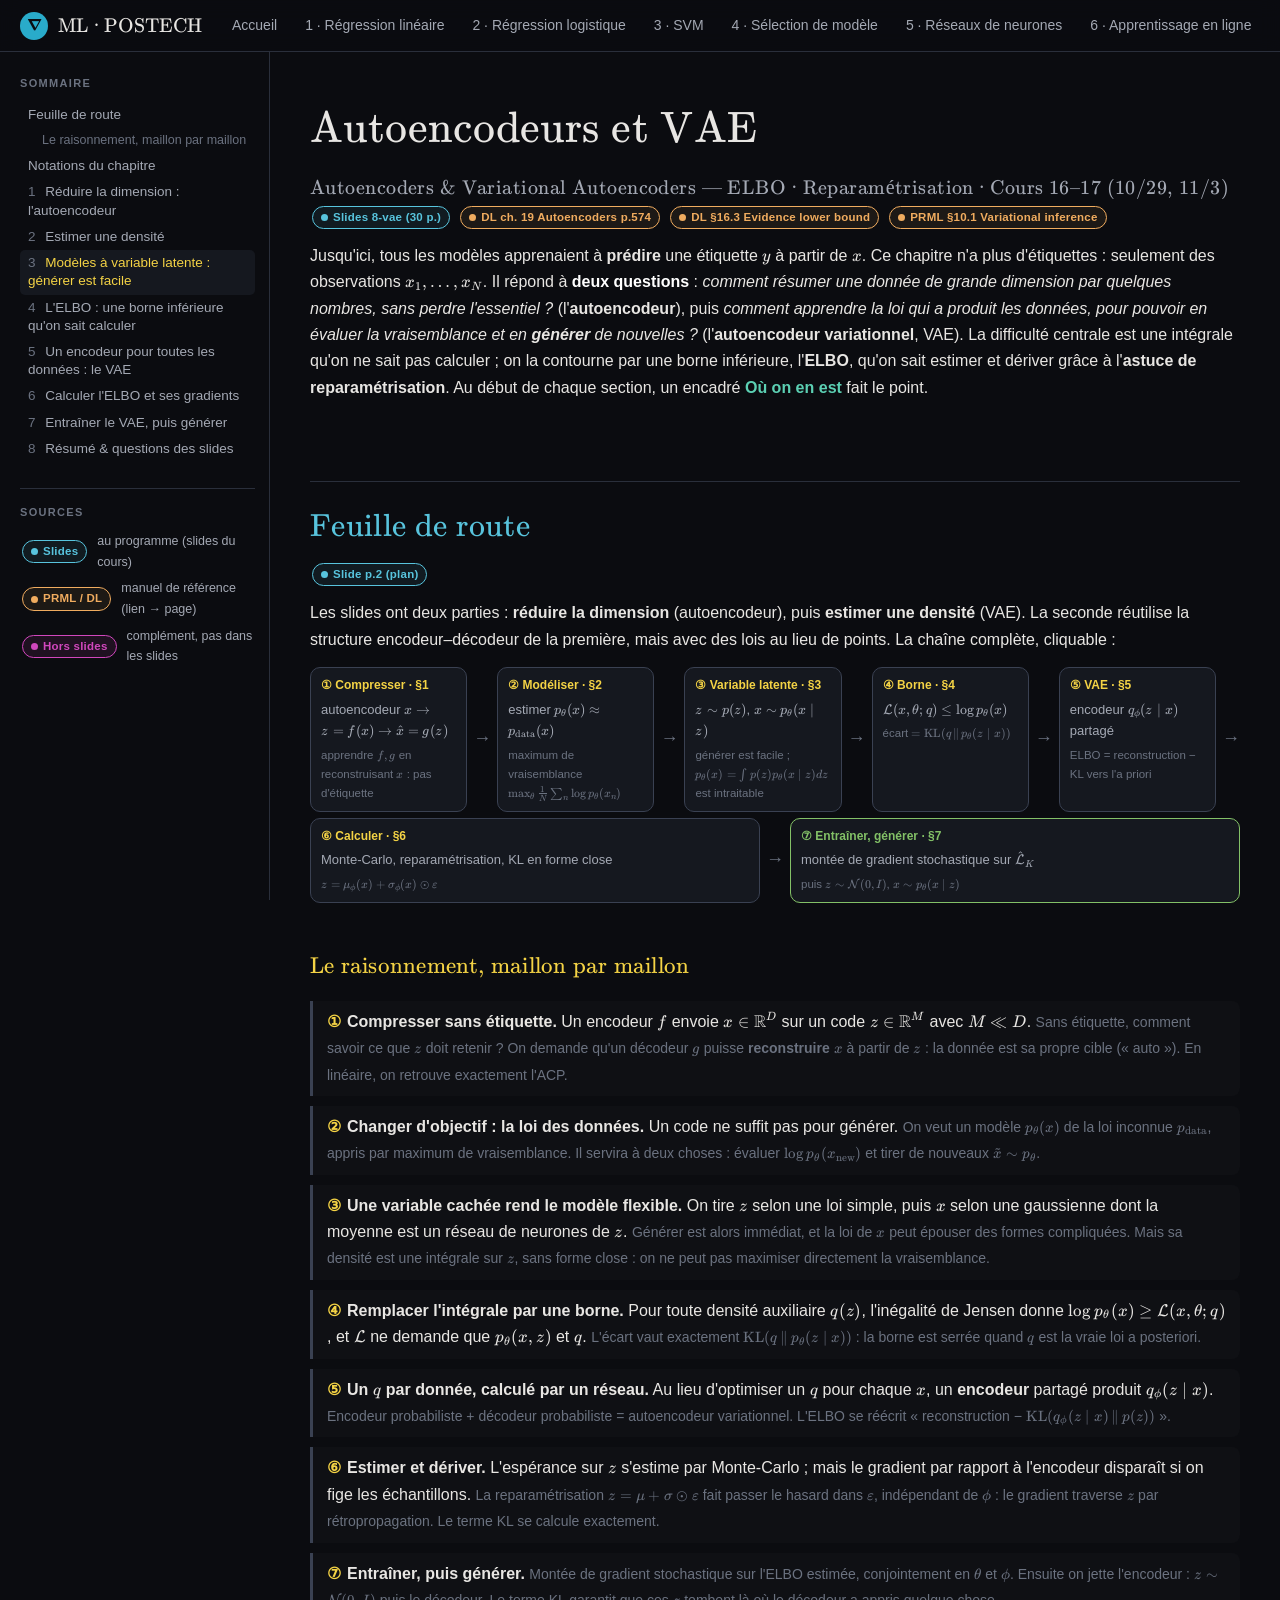
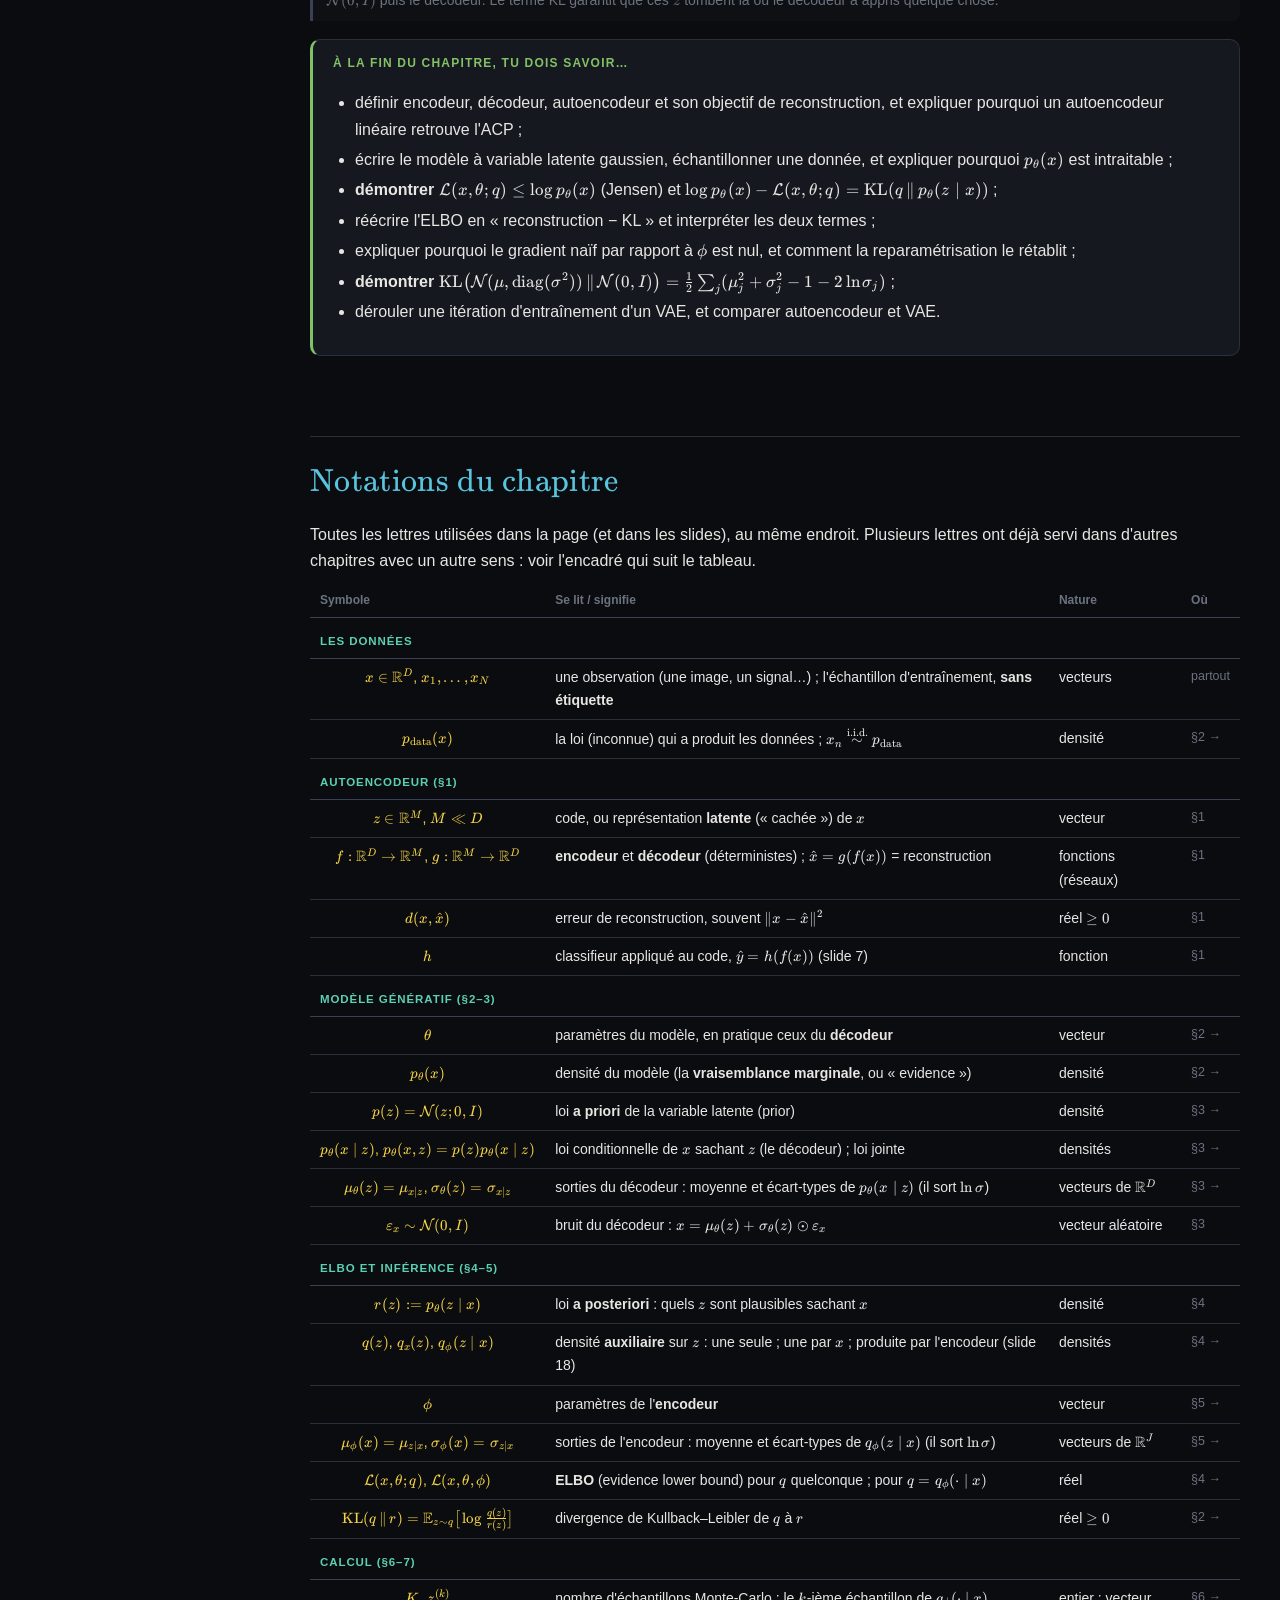
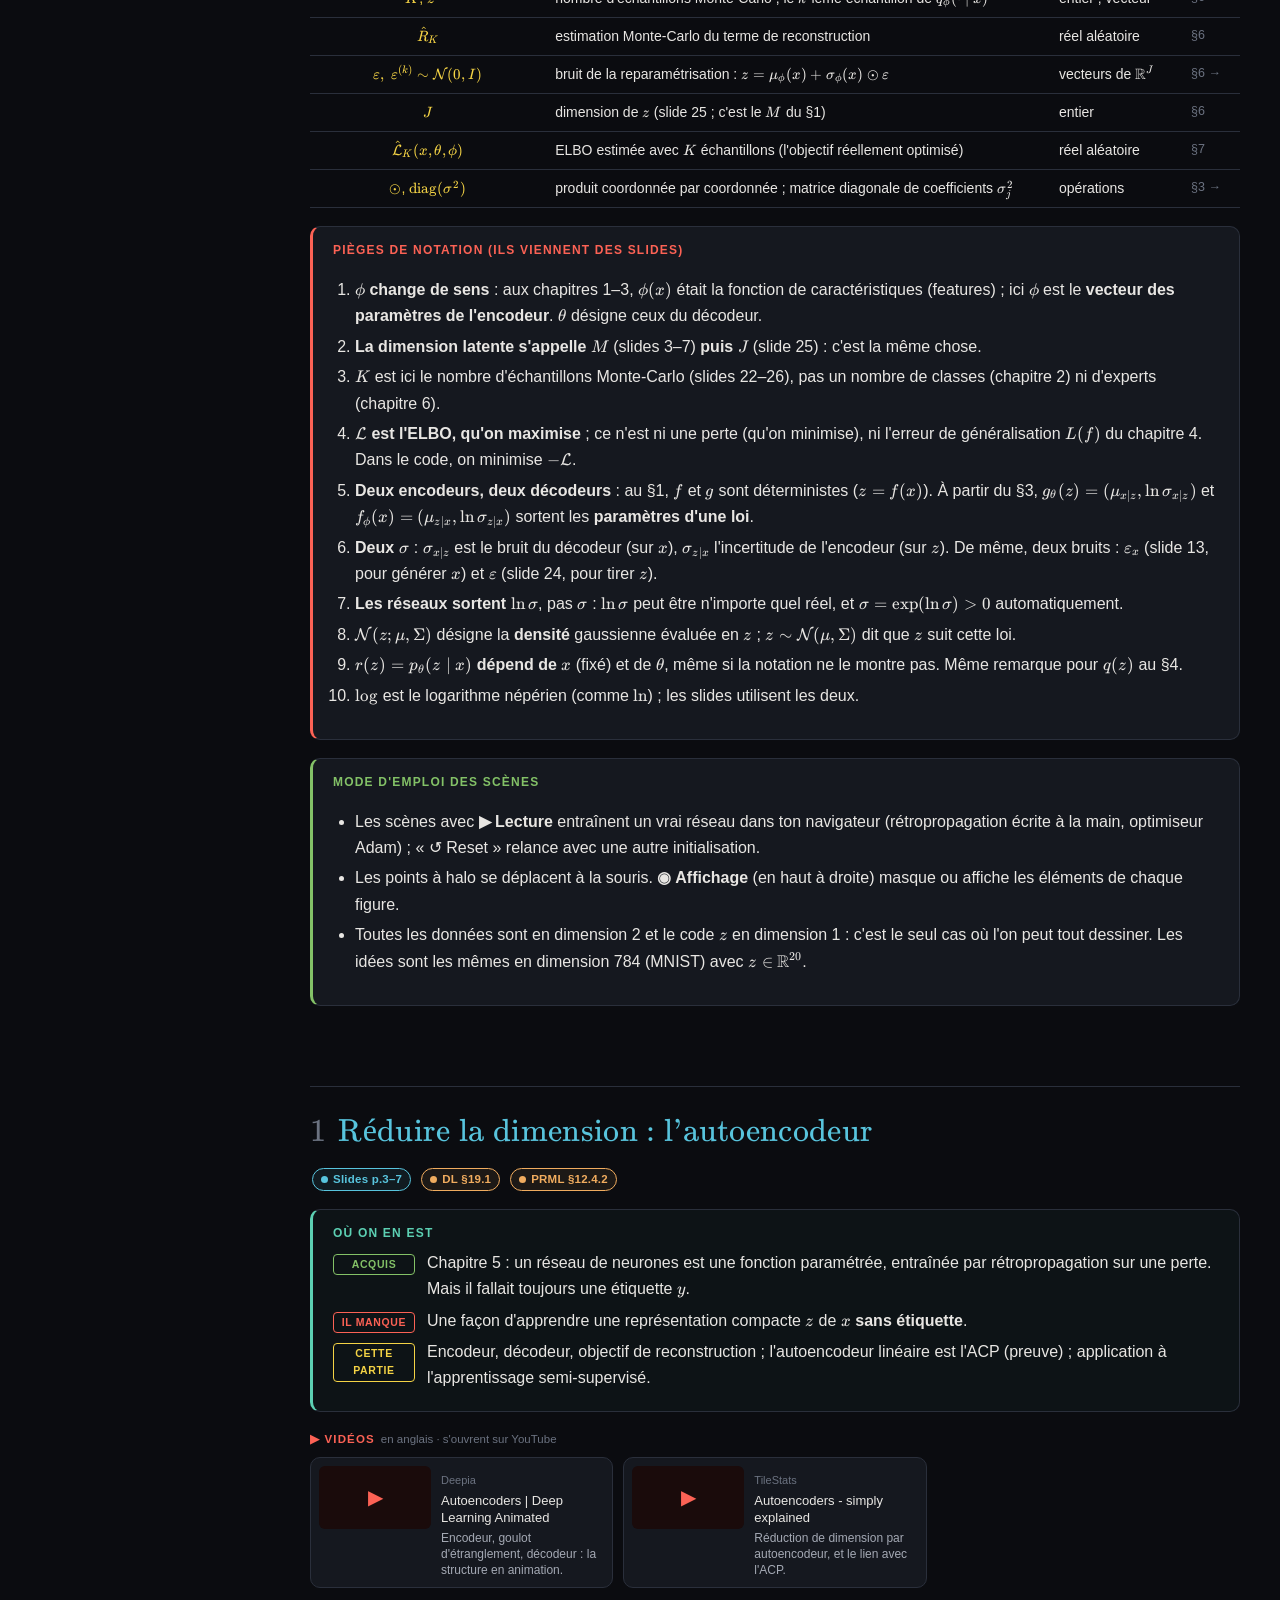
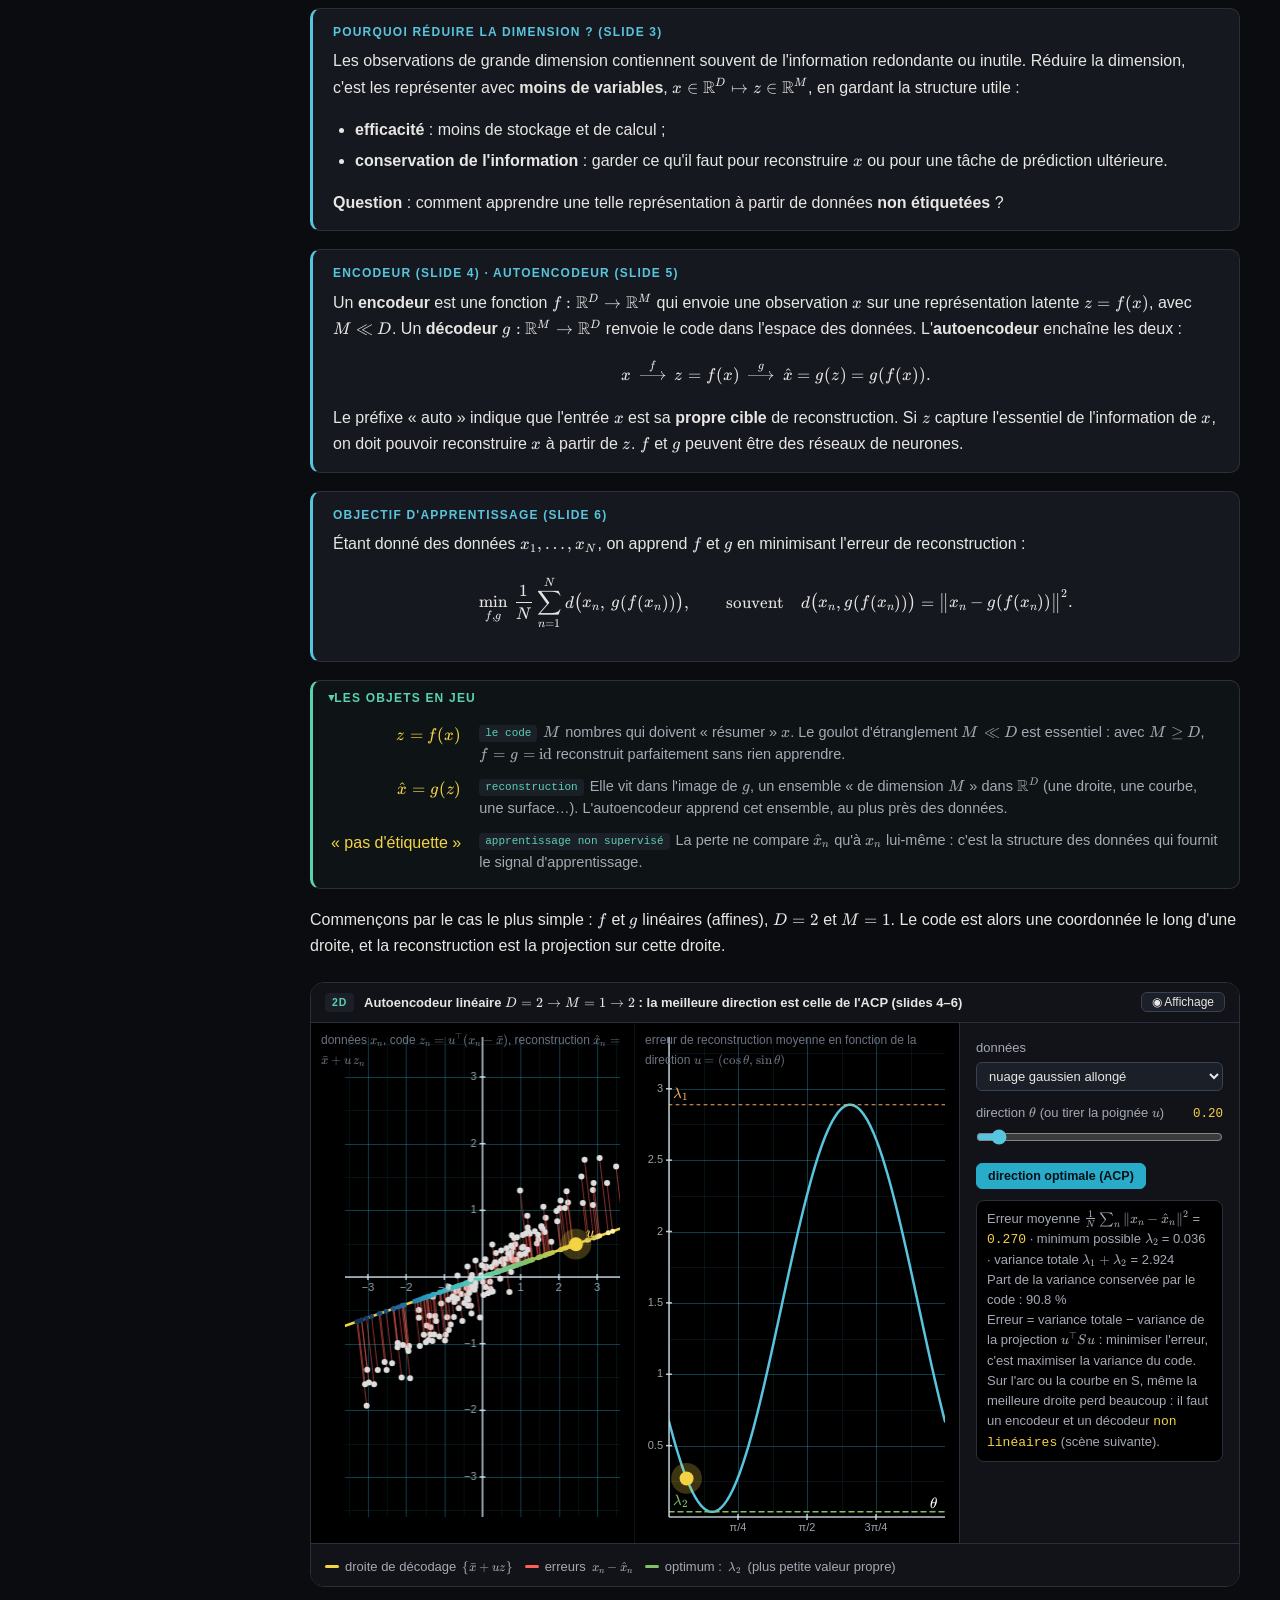
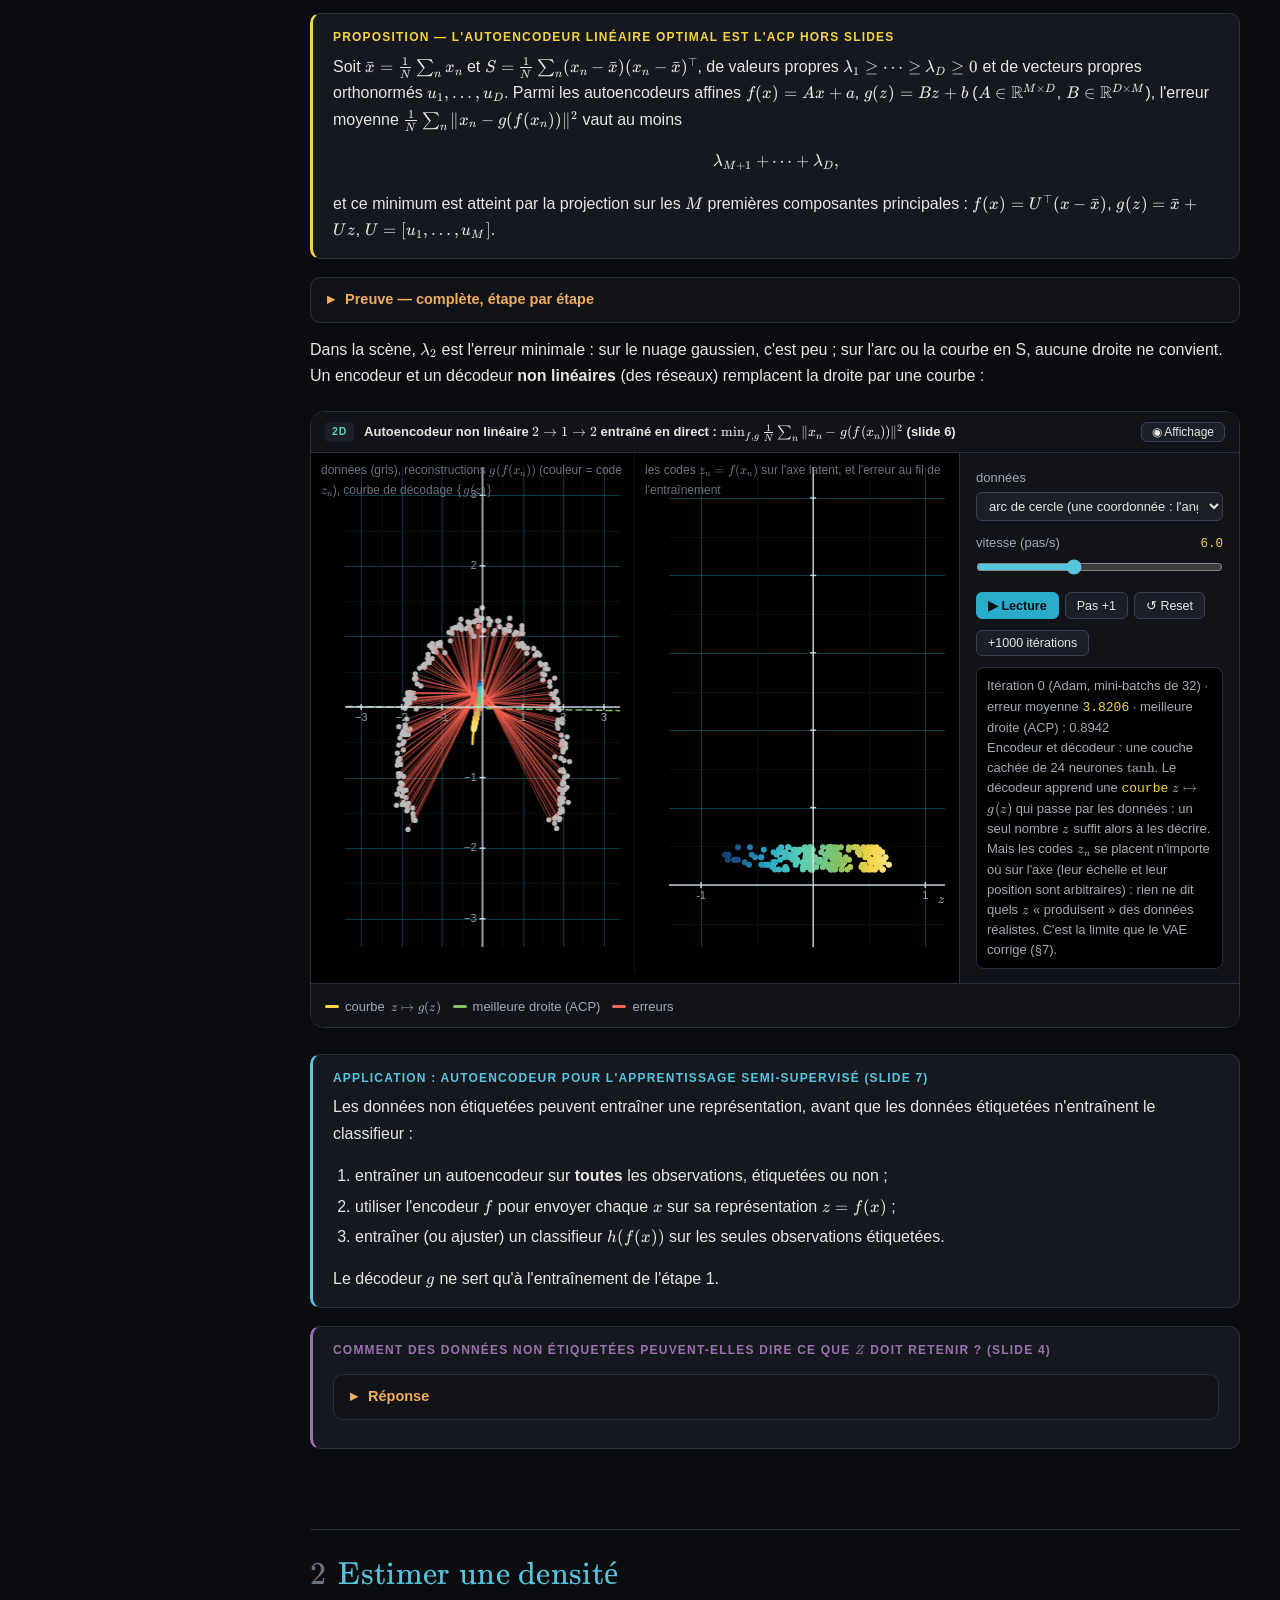
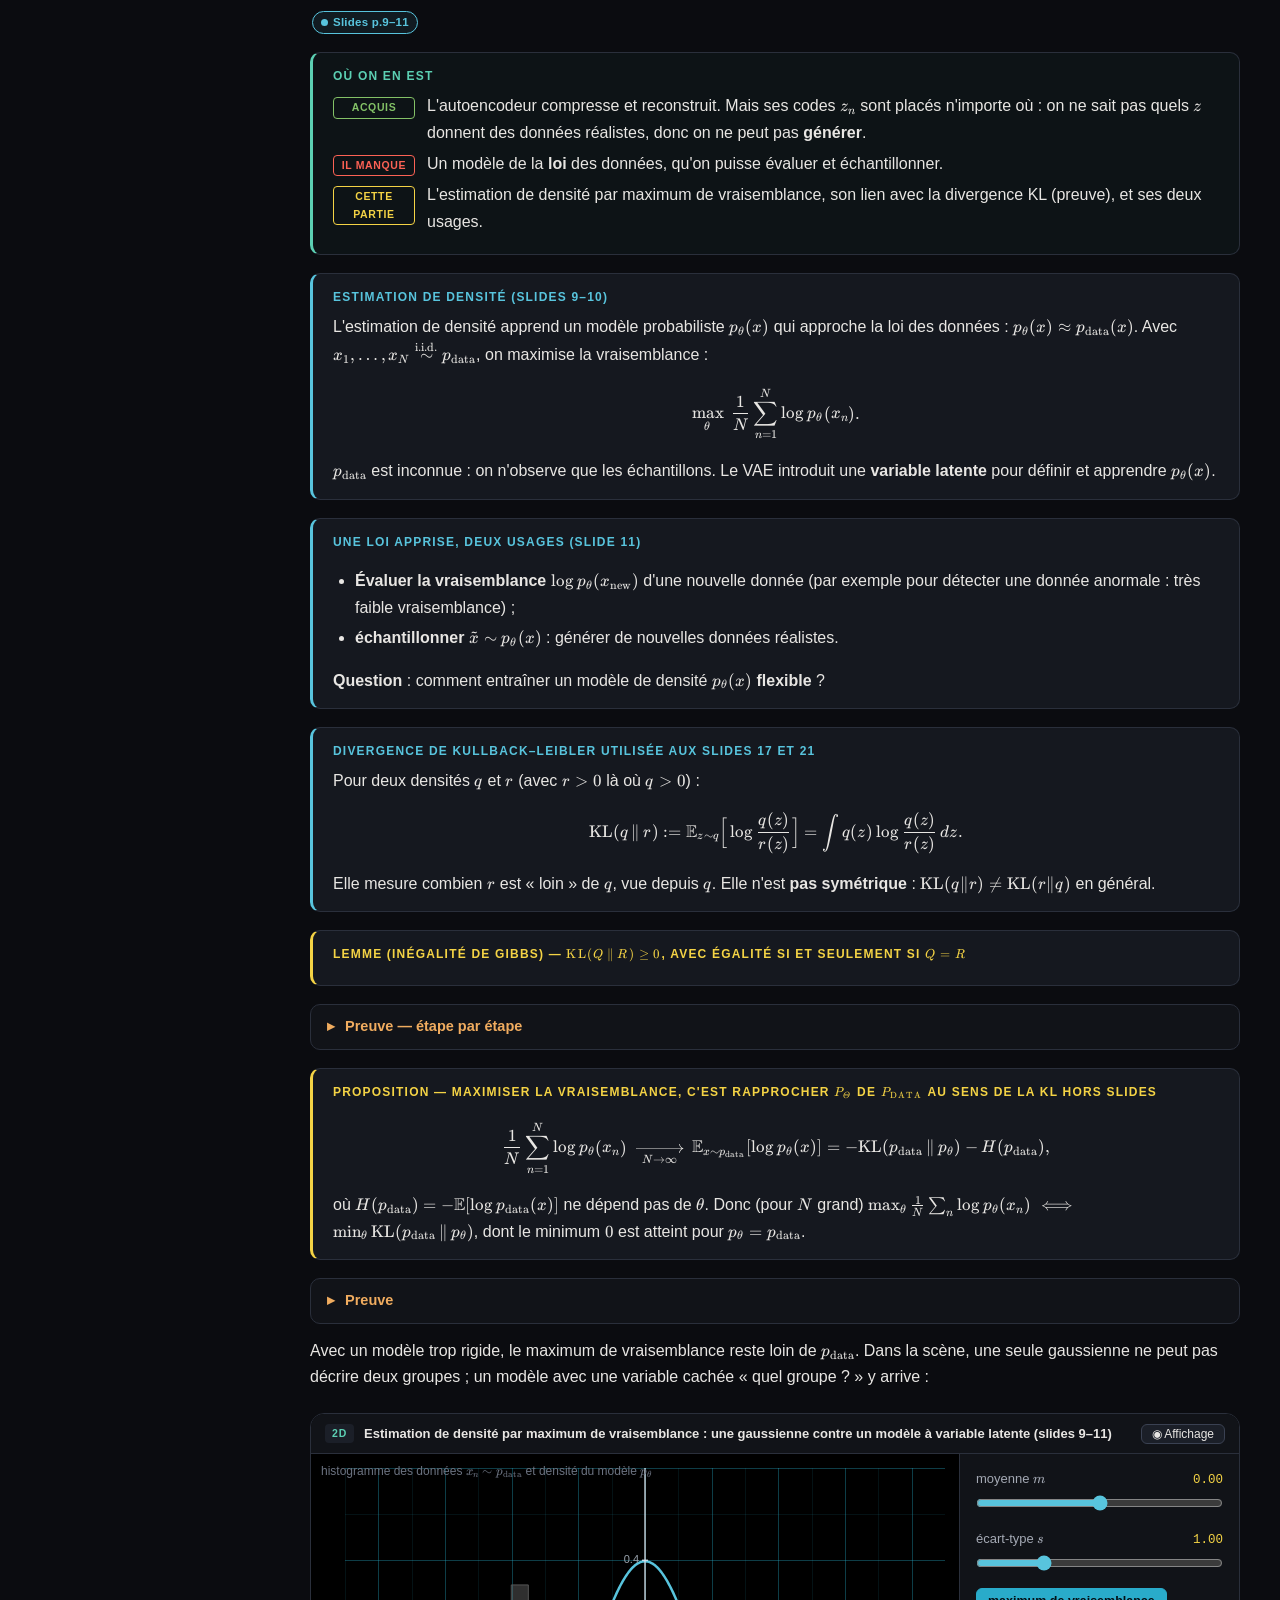
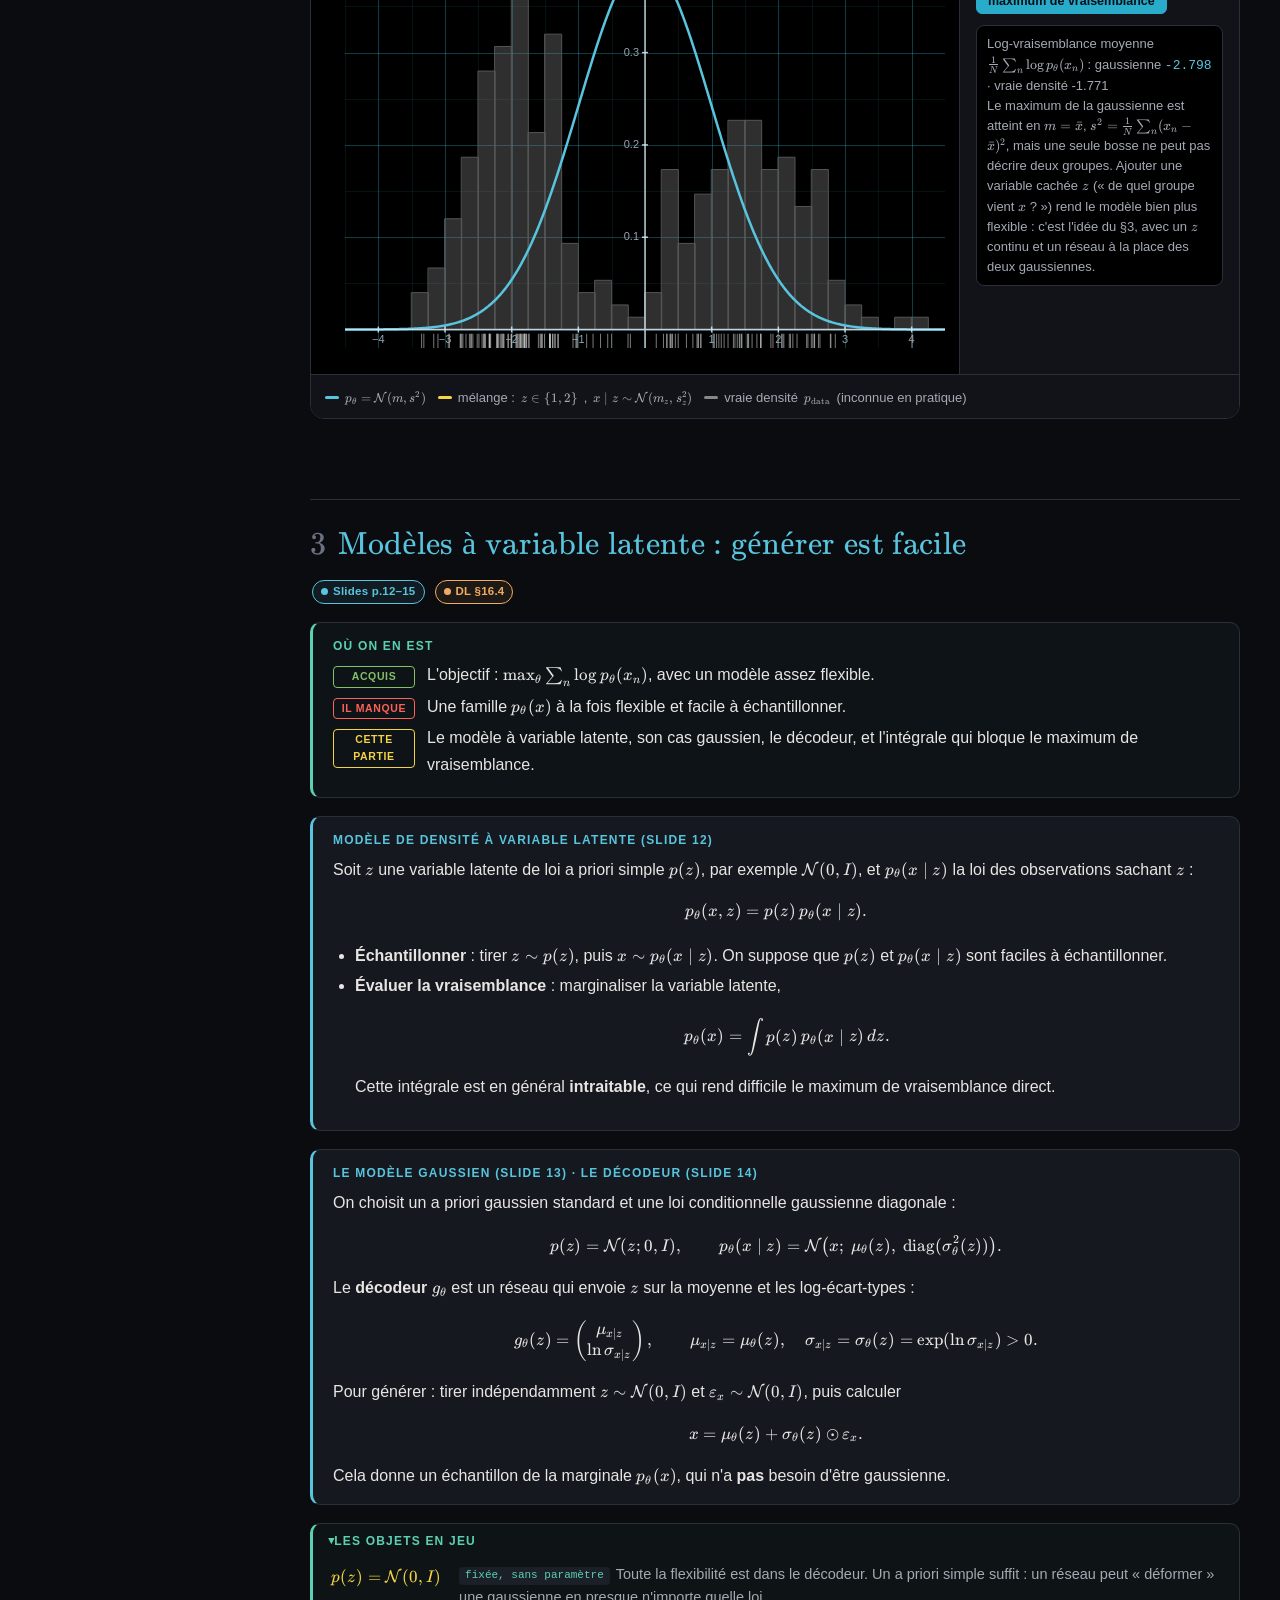
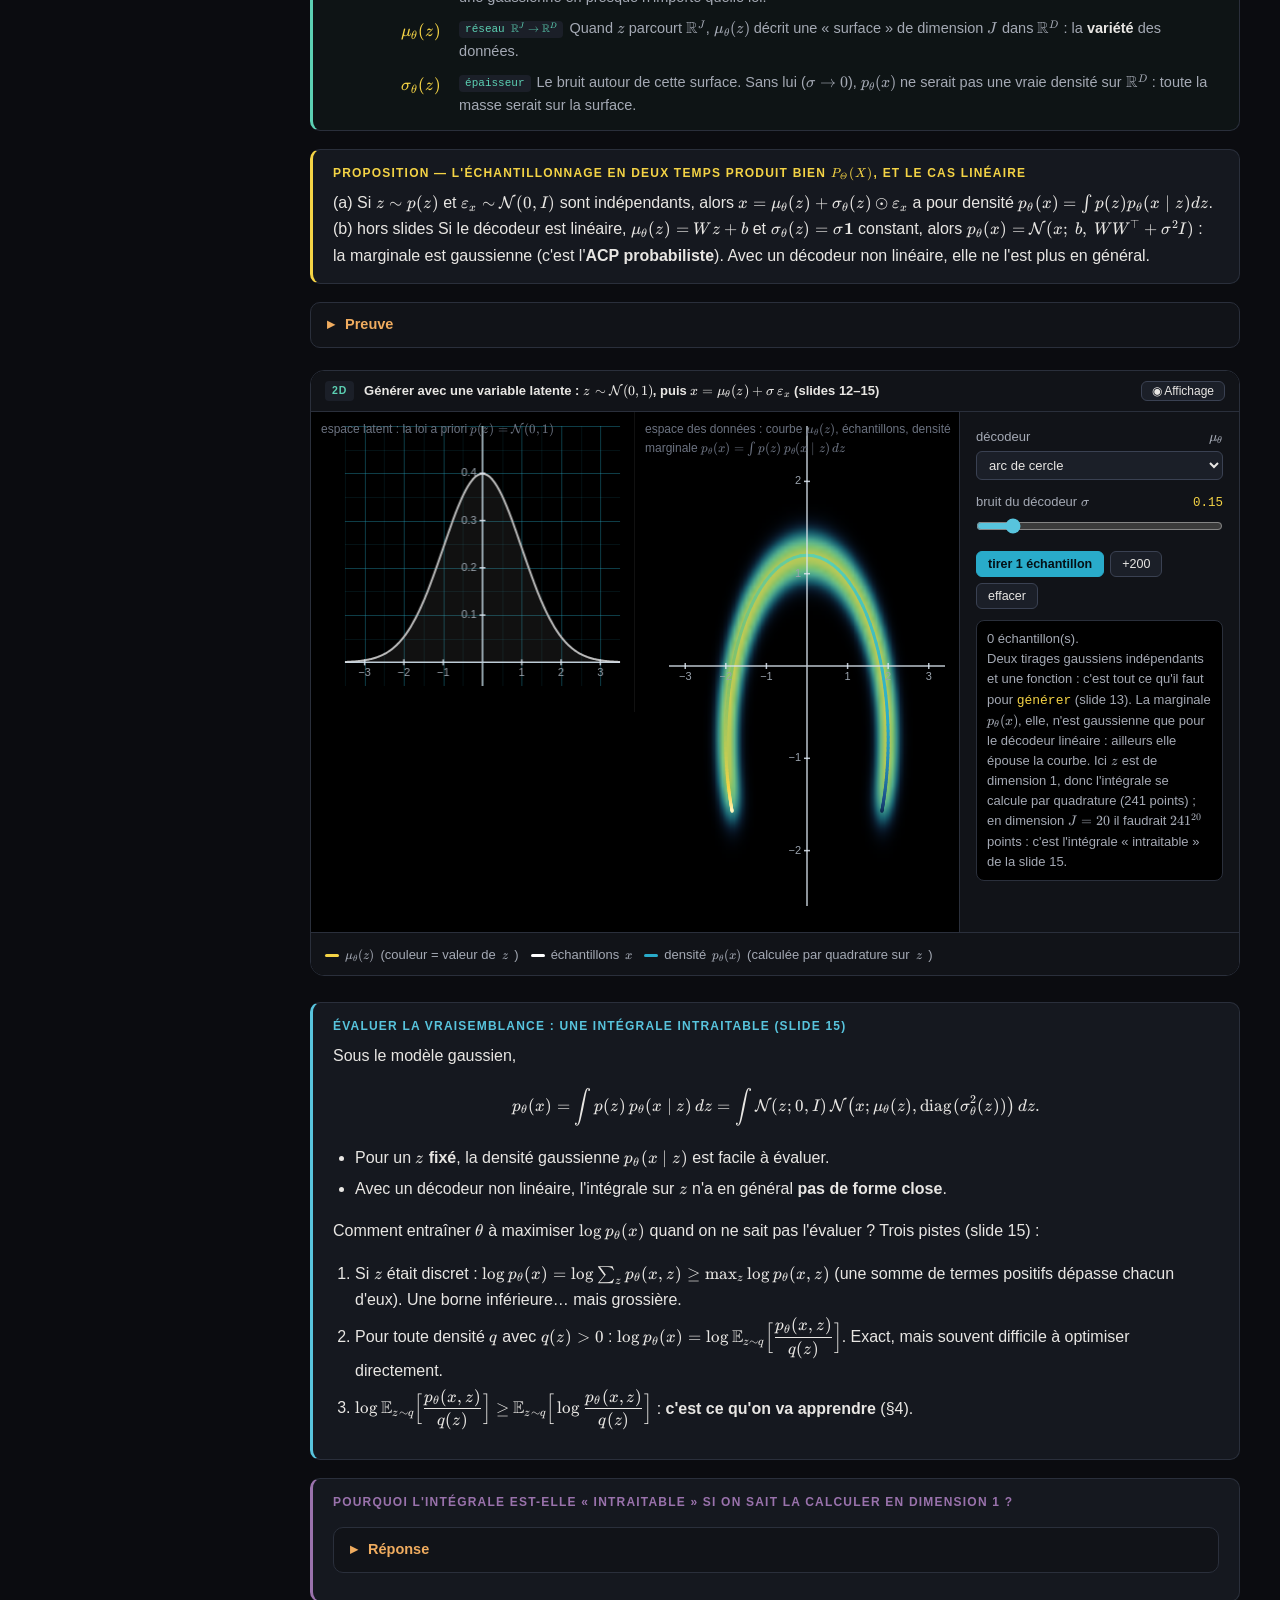
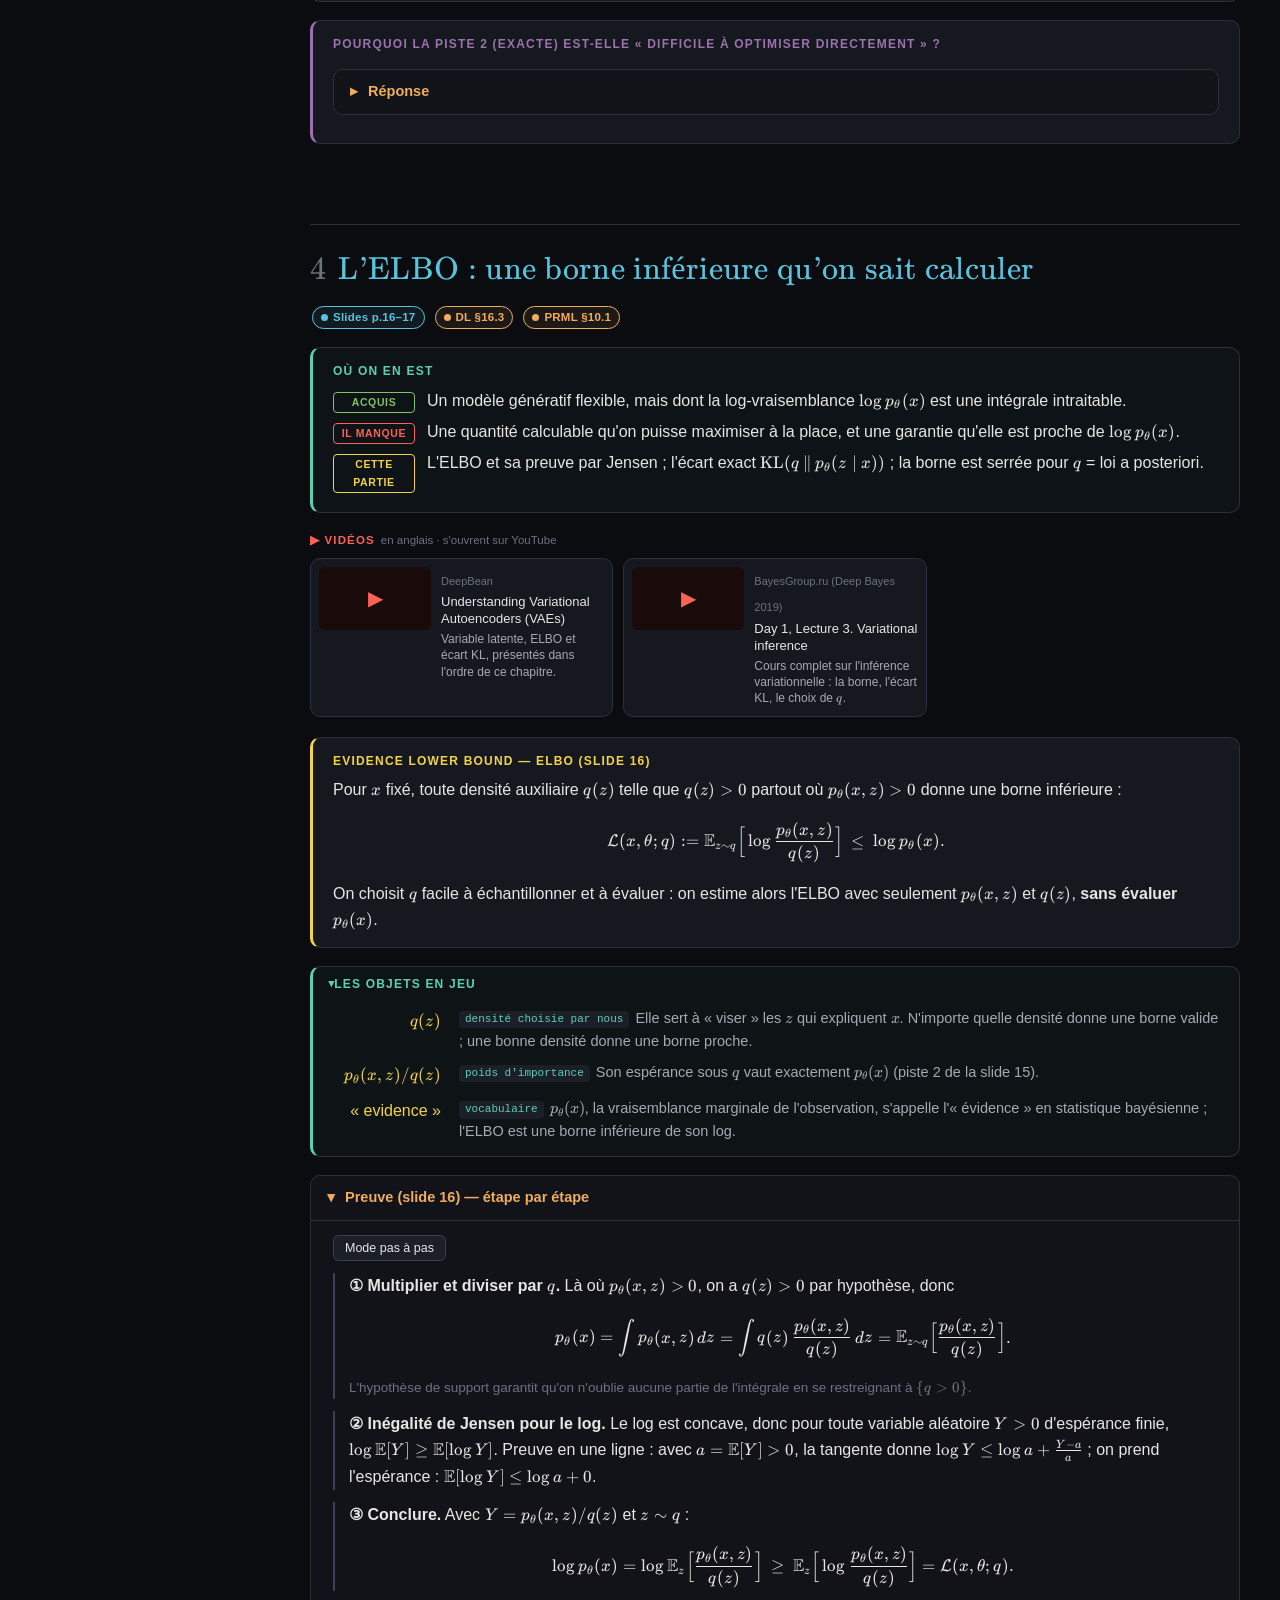
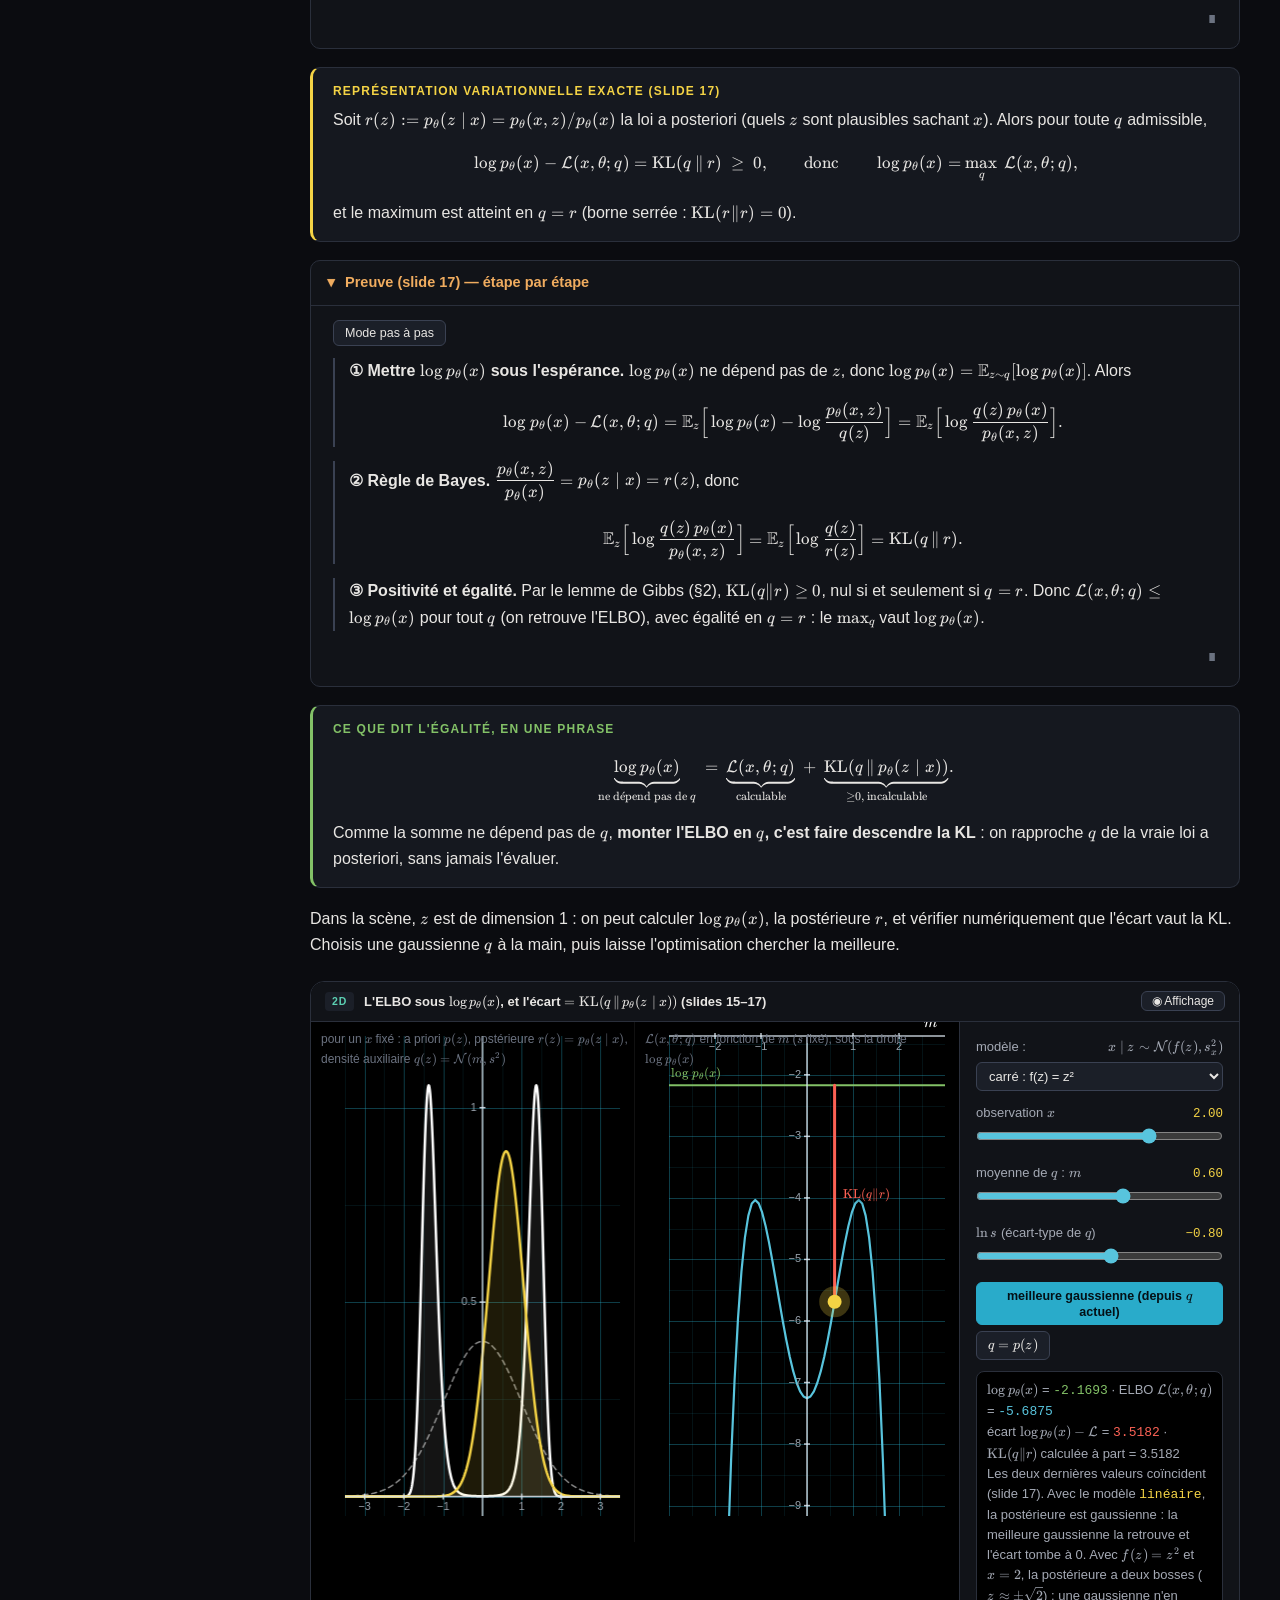
<file: vae.html>
<!DOCTYPE html>
<html lang="fr">
<head>
<meta charset="utf-8">
<meta name="viewport" content="width=device-width, initial-scale=1">
<title>Autoencodeurs et VAE — Cours interactif ML</title>
<link rel="stylesheet" href="lib/katex/katex.min.css">
<link rel="stylesheet" href="css/style.css">
</head>
<body>

<header class="topbar">
  <a class="brand" href="index.html"><span class="pi">∇</span>ML · POSTECH</a>
  <nav>
    <a href="index.html">Accueil</a>
    <a href="linear-regression.html">1 · Régression linéaire</a>
    <a href="logistic-regression.html">2 · Régression logistique</a>
    <a href="svm.html">3 · SVM</a>
    <a href="model-selection.html">4 · Sélection de modèle</a>
    <a href="neural-networks.html">5 · Réseaux de neurones</a>
    <a href="online-learning.html">6 · Apprentissage en ligne</a>
    <a href="vae.html" class="active">7 · VAE</a>
    <a href="transformers.html">8 · Transformers</a>
    <a href="kmeans.html">9 · k-means &amp; EM</a>
    <a href="exercises.html">Entraînement</a>
    <a class="local-only" href="homework.html">Devoirs</a>
  </nav>
</header>

<div class="layout">
<aside class="sidebar">
  <h4>Sommaire</h4>
  <div class="toc"></div>
  <div class="legend">
    <h4>Sources</h4>
    <div><span class="src slides">Slides</span> au programme (slides du cours)</div>
    <div><span class="src book">PRML / DL</span> manuel de référence (lien → page)</div>
    <div><span class="src extra">Hors slides</span> complément, pas dans les slides</div>
  </div>
</aside>

<main class="content"><div class="content-inner">

<h1>Autoencodeurs et VAE<span class="sub">Autoencoders &amp; Variational Autoencoders — ELBO · Reparamétrisation · Cours 16–17 (10/29, 11/3)</span></h1>
<div class="sources">
  <a class="src slides" href="../Slides/8-vae.pdf" target="_blank">Slides 8-vae (30 p.)</a>
  <a class="src book" href="../Textbooks/Deep%20Learning%20-%20Foundations%20and%20Concepts.pdf#page=574" target="_blank">DL ch. 19 Autoencoders p.574</a>
  <a class="src book" href="../Textbooks/Deep%20Learning%20-%20Foundations%20and%20Concepts.pdf#page=530" target="_blank">DL §16.3 Evidence lower bound</a>
  <a class="src book" href="../Textbooks/Pattern%20Recognition%20and%20Machine%20Learning.pdf#page=482" target="_blank">PRML §10.1 Variational inference</a>
</div>

<p>Jusqu'ici, tous les modèles apprenaient à <b>prédire</b> une étiquette $y$ à partir de $x$. Ce chapitre n'a plus d'étiquettes : seulement des observations $x_1,\dots,x_N$. Il répond à <strong>deux questions</strong> : <em>comment résumer une donnée de grande dimension par quelques nombres, sans perdre l'essentiel ?</em> (l'<b>autoencodeur</b>), puis <em>comment apprendre la loi qui a produit les données, pour pouvoir en évaluer la vraisemblance et en <b>générer</b> de nouvelles ?</em> (l'<b>autoencodeur variationnel</b>, VAE). La difficulté centrale est une intégrale qu'on ne sait pas calculer ; on la contourne par une borne inférieure, l'<b>ELBO</b>, qu'on sait estimer et dériver grâce à l'<b>astuce de reparamétrisation</b>. Au début de chaque section, un encadré <span class="c-teal"><b>Où on en est</b></span> fait le point.</p>

<h2 id="roadmap">Feuille de route</h2>
<div class="sources"><a class="src slides" href="../Slides/8-vae.pdf#page=2" target="_blank">Slide p.2 (plan)</a></div>
<p>Les slides ont deux parties : <b>réduire la dimension</b> (autoencodeur), puis <b>estimer une densité</b> (VAE). La seconde réutilise la structure encodeur–décodeur de la première, mais avec des lois au lieu de points. La chaîne complète, cliquable :</p>
<div class="flow">
<a class="st" href="#ae"><b>① Compresser · §1</b>autoencodeur $x\to z = f(x)\to\hat x = g(z)$<i>apprendre $f,g$ en reconstruisant $x$ : pas d'étiquette</i></a><div class="ar">→</div>
<a class="st" href="#density"><b>② Modéliser · §2</b>estimer $p_\theta(x)\approx p_{\text{data}}(x)$<i>maximum de vraisemblance $\max_\theta\frac1N\sum_n\log p_\theta(x_n)$</i></a><div class="ar">→</div>
<a class="st" href="#latent"><b>③ Variable latente · §3</b>$z\sim p(z)$, $x\sim p_\theta(x\mid z)$<i>générer est facile ; $p_\theta(x) = \int p(z)p_\theta(x\mid z)dz$ est intraitable</i></a><div class="ar">→</div>
<a class="st" href="#elbo"><b>④ Borne · §4</b>$\mathcal L(x,\theta;q)\le\log p_\theta(x)$<i>écart $= \mathrm{KL}(q\,\|\,p_\theta(z\mid x))$</i></a><div class="ar">→</div>
<a class="st" href="#vae"><b>⑤ VAE · §5</b>encodeur $q_\phi(z\mid x)$ partagé<i>ELBO = reconstruction − KL vers l'a priori</i></a><div class="ar">→</div>
<a class="st" href="#grad"><b>⑥ Calculer · §6</b>Monte-Carlo, reparamétrisation, KL en forme close<i>$z = \mu_\phi(x)+\sigma_\phi(x)\odot\varepsilon$</i></a><div class="ar">→</div>
<a class="st goal" href="#train"><b>⑦ Entraîner, générer · §7</b>montée de gradient stochastique sur $\hat{\mathcal L}_K$<i>puis $z\sim\mathcal N(0,I)$, $x\sim p_\theta(x\mid z)$</i></a>
</div>

<h3 id="roadmap-why">Le raisonnement, maillon par maillon</h3>
<ol class="plan">
<li><span class="n">①</span><b>Compresser sans étiquette.</b> Un encodeur $f$ envoie $x\in\R^D$ sur un code $z\in\R^M$ avec $M\ll D$. <span class="why">Sans étiquette, comment savoir ce que $z$ doit retenir ? On demande qu'un décodeur $g$ puisse <b>reconstruire</b> $x$ à partir de $z$ : la donnée est sa propre cible (« auto »). En linéaire, on retrouve exactement l'ACP.</span></li>
<li><span class="n">②</span><b>Changer d'objectif : la loi des données.</b> Un code ne suffit pas pour générer. <span class="why">On veut un modèle $p_\theta(x)$ de la loi inconnue $p_{\text{data}}$, appris par maximum de vraisemblance. Il servira à deux choses : évaluer $\log p_\theta(x_{\text{new}})$ et tirer de nouveaux $\tilde x\sim p_\theta$.</span></li>
<li><span class="n">③</span><b>Une variable cachée rend le modèle flexible.</b> On tire $z$ selon une loi simple, puis $x$ selon une gaussienne dont la moyenne est un réseau de neurones de $z$. <span class="why">Générer est alors immédiat, et la loi de $x$ peut épouser des formes compliquées. Mais sa densité est une intégrale sur $z$, sans forme close : on ne peut pas maximiser directement la vraisemblance.</span></li>
<li><span class="n">④</span><b>Remplacer l'intégrale par une borne.</b> Pour toute densité auxiliaire $q(z)$, l'inégalité de Jensen donne $\log p_\theta(x)\ge\mathcal L(x,\theta;q)$, et $\mathcal L$ ne demande que $p_\theta(x,z)$ et $q$. <span class="why">L'écart vaut exactement $\mathrm{KL}(q\,\|\,p_\theta(z\mid x))$ : la borne est serrée quand $q$ est la vraie loi a posteriori.</span></li>
<li><span class="n">⑤</span><b>Un $q$ par donnée, calculé par un réseau.</b> Au lieu d'optimiser un $q$ pour chaque $x$, un <b>encodeur</b> partagé produit $q_\phi(z\mid x)$. <span class="why">Encodeur probabiliste + décodeur probabiliste = autoencodeur variationnel. L'ELBO se réécrit « reconstruction − $\mathrm{KL}(q_\phi(z\mid x)\,\|\,p(z))$ ».</span></li>
<li><span class="n">⑥</span><b>Estimer et dériver.</b> L'espérance sur $z$ s'estime par Monte-Carlo ; mais le gradient par rapport à l'encodeur disparaît si on fige les échantillons. <span class="why">La reparamétrisation $z = \mu+\sigma\odot\varepsilon$ fait passer le hasard dans $\varepsilon$, indépendant de $\phi$ : le gradient traverse $z$ par rétropropagation. Le terme KL se calcule exactement.</span></li>
<li><span class="n">⑦</span><b>Entraîner, puis générer.</b> <span class="why">Montée de gradient stochastique sur l'ELBO estimée, conjointement en $\theta$ et $\phi$. Ensuite on jette l'encodeur : $z\sim\mathcal N(0,I)$ puis le décodeur. Le terme KL garantit que ces $z$ tombent là où le décodeur a appris quelque chose.</span></li>
</ol>

<div class="box intu"><div class="box-title">À la fin du chapitre, tu dois savoir…</div>
<ul>
<li>définir encodeur, décodeur, autoencodeur et son objectif de reconstruction, et expliquer pourquoi un autoencodeur linéaire retrouve l'ACP ;</li>
<li>écrire le modèle à variable latente gaussien, échantillonner une donnée, et expliquer pourquoi $p_\theta(x)$ est intraitable ;</li>
<li><b>démontrer</b> $\mathcal L(x,\theta;q)\le\log p_\theta(x)$ (Jensen) et $\log p_\theta(x)-\mathcal L(x,\theta;q) = \mathrm{KL}(q\,\|\,p_\theta(z\mid x))$ ;</li>
<li>réécrire l'ELBO en « reconstruction − KL » et interpréter les deux termes ;</li>
<li>expliquer pourquoi le gradient naïf par rapport à $\phi$ est nul, et comment la reparamétrisation le rétablit ;</li>
<li><b>démontrer</b> $\mathrm{KL}\big(\mathcal N(\mu,\mathrm{diag}(\sigma^2))\,\|\,\mathcal N(0,I)\big) = \frac12\sum_j(\mu_j^2+\sigma_j^2-1-2\ln\sigma_j)$ ;</li>
<li>dérouler une itération d'entraînement d'un VAE, et comparer autoencodeur et VAE.</li>
</ul></div>

<h2 id="notations">Notations du chapitre</h2>
<p>Toutes les lettres utilisées dans la page (et dans les slides), au même endroit. Plusieurs lettres ont déjà servi dans d'autres chapitres avec un autre sens : voir l'encadré qui suit le tableau.</p>
<div class="notation-wrap"><table class="notation">
<thead><tr><th>Symbole</th><th>Se lit / signifie</th><th>Nature</th><th>Où</th></tr></thead>
<tbody>
<tr class="grp"><td colspan="4">Les données</td></tr>
<tr><td>$x\in\R^D$, $x_1,\dots,x_N$</td><td>une observation (une image, un signal…) ; l'échantillon d'entraînement, <b>sans étiquette</b></td><td>vecteurs</td><td class="where">partout</td></tr>
<tr><td>$p_{\text{data}}(x)$</td><td>la loi (inconnue) qui a produit les données ; $x_n\overset{\text{i.i.d.}}\sim p_{\text{data}}$</td><td>densité</td><td class="where">§2 →</td></tr>
<tr class="grp"><td colspan="4">Autoencodeur (§1)</td></tr>
<tr><td>$z\in\R^M$, $M\ll D$</td><td>code, ou représentation <b>latente</b> (« cachée ») de $x$</td><td>vecteur</td><td class="where">§1</td></tr>
<tr><td>$f:\R^D\to\R^M$, $g:\R^M\to\R^D$</td><td><b>encodeur</b> et <b>décodeur</b> (déterministes) ; $\hat x = g(f(x))$ = reconstruction</td><td>fonctions (réseaux)</td><td class="where">§1</td></tr>
<tr><td>$d(x,\hat x)$</td><td>erreur de reconstruction, souvent $\|x-\hat x\|^2$</td><td>réel $\ge0$</td><td class="where">§1</td></tr>
<tr><td>$h$</td><td>classifieur appliqué au code, $\hat y = h(f(x))$ (slide 7)</td><td>fonction</td><td class="where">§1</td></tr>
<tr class="grp"><td colspan="4">Modèle génératif (§2–3)</td></tr>
<tr><td>$\theta$</td><td>paramètres du modèle, en pratique ceux du <b>décodeur</b></td><td>vecteur</td><td class="where">§2 →</td></tr>
<tr><td>$p_\theta(x)$</td><td>densité du modèle (la <b>vraisemblance marginale</b>, ou « evidence »)</td><td>densité</td><td class="where">§2 →</td></tr>
<tr><td>$p(z) = \N(z;0,I)$</td><td>loi <b>a priori</b> de la variable latente (prior)</td><td>densité</td><td class="where">§3 →</td></tr>
<tr><td>$p_\theta(x\mid z)$, $p_\theta(x,z) = p(z)p_\theta(x\mid z)$</td><td>loi conditionnelle de $x$ sachant $z$ (le décodeur) ; loi jointe</td><td>densités</td><td class="where">§3 →</td></tr>
<tr><td>$\mu_\theta(z) = \mu_{x\mid z}$, $\sigma_\theta(z) = \sigma_{x\mid z}$</td><td>sorties du décodeur : moyenne et écart-types de $p_\theta(x\mid z)$ (il sort $\ln\sigma$)</td><td>vecteurs de $\R^D$</td><td class="where">§3 →</td></tr>
<tr><td>$\varepsilon_x\sim\N(0,I)$</td><td>bruit du décodeur : $x = \mu_\theta(z)+\sigma_\theta(z)\odot\varepsilon_x$</td><td>vecteur aléatoire</td><td class="where">§3</td></tr>
<tr class="grp"><td colspan="4">ELBO et inférence (§4–5)</td></tr>
<tr><td>$r(z) := p_\theta(z\mid x)$</td><td>loi <b>a posteriori</b> : quels $z$ sont plausibles sachant $x$</td><td>densité</td><td class="where">§4</td></tr>
<tr><td>$q(z)$, $q_x(z)$, $q_\phi(z\mid x)$</td><td>densité <b>auxiliaire</b> sur $z$ : une seule ; une par $x$ ; produite par l'encodeur (slide 18)</td><td>densités</td><td class="where">§4 →</td></tr>
<tr><td>$\phi$</td><td>paramètres de l'<b>encodeur</b></td><td>vecteur</td><td class="where">§5 →</td></tr>
<tr><td>$\mu_\phi(x) = \mu_{z\mid x}$, $\sigma_\phi(x) = \sigma_{z\mid x}$</td><td>sorties de l'encodeur : moyenne et écart-types de $q_\phi(z\mid x)$ (il sort $\ln\sigma$)</td><td>vecteurs de $\R^J$</td><td class="where">§5 →</td></tr>
<tr><td>$\mathcal L(x,\theta;q)$, $\mathcal L(x,\theta,\phi)$</td><td><b>ELBO</b> (evidence lower bound) pour $q$ quelconque ; pour $q = q_\phi(\cdot\mid x)$</td><td>réel</td><td class="where">§4 →</td></tr>
<tr><td>$\mathrm{KL}(q\,\|\,r) = \E_{z\sim q}\big[\log\frac{q(z)}{r(z)}\big]$</td><td>divergence de Kullback–Leibler de $q$ à $r$</td><td>réel $\ge0$</td><td class="where">§2 →</td></tr>
<tr class="grp"><td colspan="4">Calcul (§6–7)</td></tr>
<tr><td>$K$, $z^{(k)}$</td><td>nombre d'échantillons Monte-Carlo ; le $k$-ième échantillon de $q_\phi(\cdot\mid x)$</td><td>entier ; vecteur</td><td class="where">§6 →</td></tr>
<tr><td>$\hat R_K$</td><td>estimation Monte-Carlo du terme de reconstruction</td><td>réel aléatoire</td><td class="where">§6</td></tr>
<tr><td>$\varepsilon,\ \varepsilon^{(k)}\sim\N(0,I)$</td><td>bruit de la reparamétrisation : $z = \mu_\phi(x)+\sigma_\phi(x)\odot\varepsilon$</td><td>vecteurs de $\R^J$</td><td class="where">§6 →</td></tr>
<tr><td>$J$</td><td>dimension de $z$ (slide 25 ; c'est le $M$ du §1)</td><td>entier</td><td class="where">§6</td></tr>
<tr><td>$\hat{\mathcal L}_K(x,\theta,\phi)$</td><td>ELBO estimée avec $K$ échantillons (l'objectif réellement optimisé)</td><td>réel aléatoire</td><td class="where">§7</td></tr>
<tr><td>$\odot$, $\mathrm{diag}(\sigma^2)$</td><td>produit coordonnée par coordonnée ; matrice diagonale de coefficients $\sigma_j^2$</td><td>opérations</td><td class="where">§3 →</td></tr>
</tbody></table></div>

<div class="box warn"><div class="box-title">Pièges de notation (ils viennent des slides)</div>
<ol>
<li><b>$\phi$ change de sens</b> : aux chapitres 1–3, $\phi(x)$ était la fonction de caractéristiques (features) ; ici $\phi$ est le <b>vecteur des paramètres de l'encodeur</b>. $\theta$ désigne ceux du décodeur.</li>
<li><b>La dimension latente s'appelle $M$</b> (slides 3–7) <b>puis $J$</b> (slide 25) : c'est la même chose.</li>
<li><b>$K$</b> est ici le nombre d'échantillons Monte-Carlo (slides 22–26), pas un nombre de classes (chapitre 2) ni d'experts (chapitre 6).</li>
<li><b>$\mathcal L$ est l'ELBO, qu'on maximise</b> ; ce n'est ni une perte (qu'on minimise), ni l'erreur de généralisation $L(f)$ du chapitre 4. Dans le code, on minimise $-\mathcal L$.</li>
<li><b>Deux encodeurs, deux décodeurs</b> : au §1, $f$ et $g$ sont déterministes ($z = f(x)$). À partir du §3, $g_\theta(z) = (\mu_{x\mid z},\ln\sigma_{x\mid z})$ et $f_\phi(x) = (\mu_{z\mid x},\ln\sigma_{z\mid x})$ sortent les <b>paramètres d'une loi</b>.</li>
<li><b>Deux $\sigma$</b> : $\sigma_{x\mid z}$ est le bruit du décodeur (sur $x$), $\sigma_{z\mid x}$ l'incertitude de l'encodeur (sur $z$). De même, deux bruits : $\varepsilon_x$ (slide 13, pour générer $x$) et $\varepsilon$ (slide 24, pour tirer $z$).</li>
<li><b>Les réseaux sortent $\ln\sigma$</b>, pas $\sigma$ : $\ln\sigma$ peut être n'importe quel réel, et $\sigma = \exp(\ln\sigma)>0$ automatiquement.</li>
<li><b>$\N(z;\mu,\Sigma)$</b> désigne la <b>densité</b> gaussienne évaluée en $z$ ; $z\sim\N(\mu,\Sigma)$ dit que $z$ suit cette loi.</li>
<li><b>$r(z) = p_\theta(z\mid x)$ dépend de $x$</b> (fixé) et de $\theta$, même si la notation ne le montre pas. Même remarque pour $q(z)$ au §4.</li>
<li><b>$\log$</b> est le logarithme népérien (comme $\ln$) ; les slides utilisent les deux.</li>
</ol></div>

<div class="box intu"><div class="box-title">Mode d'emploi des scènes</div>
<ul>
<li>Les scènes avec <b>▶ Lecture</b> entraînent un vrai réseau dans ton navigateur (rétropropagation écrite à la main, optimiseur Adam) ; « ↺ Reset » relance avec une autre initialisation.</li>
<li>Les points à halo se déplacent à la souris. <b>◉ Affichage</b> (en haut à droite) masque ou affiche les éléments de chaque figure.</li>
<li>Toutes les données sont en dimension 2 et le code $z$ en dimension 1 : c'est le seul cas où l'on peut tout dessiner. Les idées sont les mêmes en dimension 784 (MNIST) avec $z\in\R^{20}$.</li>
</ul></div>

<!-- ===================================================================== -->
<h2 id="ae"><span class="num">1</span>Réduire la dimension : l'autoencodeur</h2>
<div class="sources"><a class="src slides" href="../Slides/8-vae.pdf#page=3" target="_blank">Slides p.3–7</a><a class="src book" href="../Textbooks/Deep%20Learning%20-%20Foundations%20and%20Concepts.pdf#page=575" target="_blank">DL §19.1</a><a class="src book" href="../Textbooks/Pattern%20Recognition%20and%20Machine%20Learning.pdf#page=612" target="_blank">PRML §12.4.2</a></div>
<div class="box road"><div class="box-title">Où on en est</div><div class="road-row"><span class="rk ok">Acquis</span><div>Chapitre 5 : un réseau de neurones est une fonction paramétrée, entraînée par rétropropagation sur une perte. Mais il fallait toujours une étiquette $y$.</div></div><div class="road-row"><span class="rk q">Il manque</span><div>Une façon d'apprendre une représentation compacte $z$ de $x$ <b>sans étiquette</b>.</div></div><div class="road-row"><span class="rk go">Cette partie</span><div>Encodeur, décodeur, objectif de reconstruction ; l'autoencodeur linéaire est l'ACP (preuve) ; application à l'apprentissage semi-supervisé.</div></div></div>
<div class="vids"><div class="vids-title">▶ Vidéos<span>en anglais · s'ouvrent sur YouTube</span></div><div class="vids-grid"><a class="vid" href="https://www.youtube.com/watch?v=hZ4a4NgM3u0" target="_blank" rel="noopener"><span class="vid-thumb">▶<img src="https://i.ytimg.com/vi/hZ4a4NgM3u0/mqdefault.jpg" loading="lazy" alt="" onerror="this.remove()"></span><span class="vid-body"><span class="vid-ch">Deepia</span><span class="vid-t" style="display:block">Autoencoders | Deep Learning Animated</span><span class="vid-why" style="display:block">Encodeur, goulot d'étranglement, décodeur : la structure en animation.</span></span></a><a class="vid" href="https://www.youtube.com/watch?v=LHEj842yOF4" target="_blank" rel="noopener"><span class="vid-thumb">▶<img src="https://i.ytimg.com/vi/LHEj842yOF4/mqdefault.jpg" loading="lazy" alt="" onerror="this.remove()"></span><span class="vid-body"><span class="vid-ch">TileStats</span><span class="vid-t" style="display:block">Autoencoders - simply explained</span><span class="vid-why" style="display:block">Réduction de dimension par autoencodeur, et le lien avec l'ACP.</span></span></a></div></div>

<div class="box def"><div class="box-title">Pourquoi réduire la dimension ? (slide 3)</div>
Les observations de grande dimension contiennent souvent de l'information redondante ou inutile. Réduire la dimension, c'est les représenter avec <b>moins de variables</b>, $x\in\R^D\mapsto z\in\R^M$, en gardant la structure utile :
<ul>
<li><b>efficacité</b> : moins de stockage et de calcul ;</li>
<li><b>conservation de l'information</b> : garder ce qu'il faut pour reconstruire $x$ ou pour une tâche de prédiction ultérieure.</li>
</ul>
<b>Question</b> : comment apprendre une telle représentation à partir de données <b>non étiquetées</b> ?
</div>
<div class="box def"><div class="box-title">Encodeur (slide 4) · Autoencodeur (slide 5)</div>
Un <b>encodeur</b> est une fonction $f:\R^D\to\R^M$ qui envoie une observation $x$ sur une représentation latente $z = f(x)$, avec $M\ll D$. Un <b>décodeur</b> $g:\R^M\to\R^D$ renvoie le code dans l'espace des données. L'<b>autoencodeur</b> enchaîne les deux :
$$x\ \xrightarrow{\ f\ }\ z = f(x)\ \xrightarrow{\ g\ }\ \hat x = g(z) = g(f(x)).$$
Le préfixe « auto » indique que l'entrée $x$ est sa <b>propre cible</b> de reconstruction. Si $z$ capture l'essentiel de l'information de $x$, on doit pouvoir reconstruire $x$ à partir de $z$. $f$ et $g$ peuvent être des réseaux de neurones.
</div>
<div class="box def"><div class="box-title">Objectif d'apprentissage (slide 6)</div>
Étant donné des données $x_1,\dots,x_N$, on apprend $f$ et $g$ en minimisant l'erreur de reconstruction :
$$\min_{f,g}\ \frac1N\sum_{n=1}^Nd\big(x_n,\ g(f(x_n))\big),\qquad\text{souvent}\quad d\big(x_n,g(f(x_n))\big) = \big\|x_n-g(f(x_n))\big\|^2.$$
</div>
<details class="objs" open><summary>Les objets en jeu</summary><dl>
<dt>$z = f(x)$</dt><dd><span class="ty">le code</span>$M$ nombres qui doivent « résumer » $x$. Le goulot d'étranglement $M\ll D$ est essentiel : avec $M\ge D$, $f = g = \mathrm{id}$ reconstruit parfaitement sans rien apprendre.</dd>
<dt>$\hat x = g(z)$</dt><dd><span class="ty">reconstruction</span>Elle vit dans l'image de $g$, un ensemble « de dimension $M$ » dans $\R^D$ (une droite, une courbe, une surface…). L'autoencodeur apprend cet ensemble, au plus près des données.</dd>
<dt>« pas d'étiquette »</dt><dd><span class="ty">apprentissage non supervisé</span>La perte ne compare $\hat x_n$ qu'à $x_n$ lui-même : c'est la structure des données qui fournit le signal d'apprentissage.</dd>
</dl></details>

<p>Commençons par le cas le plus simple : $f$ et $g$ linéaires (affines), $D = 2$ et $M = 1$. Le code est alors une coordonnée le long d'une droite, et la reconstruction est la projection sur cette droite.</p>
<div data-scene="vae-pca"></div>

<div class="box thm"><div class="box-title">Proposition — l'autoencodeur linéaire optimal est l'ACP <span class="hint">hors slides</span></div>
Soit $\bar x = \frac1N\sum_nx_n$ et $S = \frac1N\sum_n(x_n-\bar x)(x_n-\bar x)^\top$, de valeurs propres $\lambda_1\ge\dots\ge\lambda_D\ge0$ et de vecteurs propres orthonormés $u_1,\dots,u_D$. Parmi les autoencodeurs affines $f(x) = A x+a$, $g(z) = Bz+b$ ($A\in\R^{M\times D}$, $B\in\R^{D\times M}$), l'erreur moyenne $\frac1N\sum_n\|x_n-g(f(x_n))\|^2$ vaut au moins
$$\lambda_{M+1}+\dots+\lambda_D,$$
et ce minimum est atteint par la projection sur les $M$ premières composantes principales : $f(x) = U^\top(x-\bar x)$, $g(z) = \bar x+Uz$, $U = [u_1,\dots,u_M]$.
</div>
<details class="proof"><summary>Preuve — complète, étape par étape</summary>
<div class="proof-body">
<div class="step"><b>① Ce que peut faire un autoencodeur affine.</b> $g(f(x)) = BAx+(Ba+b)$ appartient au sous-espace affine $b'+\mathrm{Im}(B)$, avec $b' = Ba+b$ et $\dim\mathrm{Im}(B)\le M$. Donc l'erreur est au moins celle du meilleur choix, pour chaque $x_n$, d'un point de ce sous-espace : la <b>projection orthogonale</b>. Il suffit de minimiser, sur les sous-espaces $\mathcal V$ de dimension $M$ (de base orthonormée $V\in\R^{D\times M}$, $V^\top V = I$) et les points $c$,
$$E(c,V) = \frac1N\sum_n\big\|(x_n-c)-VV^\top(x_n-c)\big\|^2.$$
<div class="why">On a donc ramené une question sur les réseaux à une question de géométrie : quel sous-espace affine passe au plus près des points ?</div></div>
<div class="step"><b>② Le meilleur point $c$ est la moyenne.</b> Posons $P = I-VV^\top$ (projection sur l'orthogonal de $\mathcal V$, avec $P^\top = P$ et $P^2 = P$). Alors $E(c,V) = \frac1N\sum_n\|P(x_n-c)\|^2$. En écrivant $x_n-c = (x_n-\bar x)+(\bar x-c)$ et en développant, le terme croisé $\frac2N\sum_n(x_n-\bar x)^\top P(\bar x-c)$ est nul car $\sum_n(x_n-\bar x) = 0$. Donc
$$E(c,V) = \frac1N\sum_n\|P(x_n-\bar x)\|^2+\|P(\bar x-c)\|^2\ \ge\ E(\bar x,V).$$</div>
<div class="step"><b>③ L'erreur s'écrit avec $S$.</b> Pour $y = x_n-\bar x$ : $\|Py\|^2 = y^\top Py = \|y\|^2-\|V^\top y\|^2$ (Pythagore). En moyennant et avec $\frac1N\sum_n\|y_n\|^2 = \tr S$ et $\frac1N\sum_n\|V^\top y_n\|^2 = \tr(V^\top SV)$ :
$$E(\bar x,V) = \tr S-\tr(V^\top SV) = \sum_{i=1}^D\lambda_i-\tr(V^\top SV).$$
<div class="why">Minimiser l'erreur, c'est <b>maximiser la variance capturée</b> $\tr(V^\top SV)$ : les deux formulations de l'ACP sont la même.</div></div>
<div class="step"><b>④ Majorer la variance capturée.</b> Écrivons $S = \sum_i\lambda_iu_iu_i^\top$. Alors
$$\tr(V^\top SV) = \sum_i\lambda_i\,\|V^\top u_i\|^2 = \sum_i\lambda_ic_i,\qquad c_i := \|V^\top u_i\|^2.$$
Les poids vérifient $0\le c_i\le\|u_i\|^2 = 1$ (projeter ne rallonge pas) et $\sum_ic_i = \sum_i\|V^\top u_i\|^2 = \|V^\top\|_F^2 = \tr(V^\top V) = M$. Sous ces contraintes, $\sum_i\lambda_ic_i$ est maximal en mettant tout le poids sur les plus grands $\lambda_i$ : $c_1 = \dots = c_M = 1$, les autres nuls. Précisément, $\sum_i\lambda_ic_i-\sum_{i\le M}\lambda_i = \sum_{i>M}\lambda_ic_i-\sum_{i\le M}\lambda_i(1-c_i)\le\lambda_M\big(\sum_{i>M}c_i-\sum_{i\le M}(1-c_i)\big) = \lambda_M\big(\sum_ic_i-M\big) = 0$. Donc $\tr(V^\top SV)\le\lambda_1+\dots+\lambda_M$.</div>
<div class="step"><b>⑤ Conclusion.</b> Avec ③ et ④, $E\ge\sum_i\lambda_i-\sum_{i\le M}\lambda_i = \lambda_{M+1}+\dots+\lambda_D$. Pour $V = U$ : $c_i = 1$ si $i\le M$, 0 sinon, d'où l'égalité. Et $f(x) = U^\top(x-\bar x)$, $g(z) = \bar x+Uz$ réalisent exactement cette projection : $g(f(x)) = \bar x+UU^\top(x-\bar x)$.</div>
<div class="qed">∎</div>
</div></details>
<p>Dans la scène, $\lambda_2$ est l'erreur minimale : sur le nuage gaussien, c'est peu ; sur l'arc ou la courbe en S, aucune droite ne convient. Un encodeur et un décodeur <b>non linéaires</b> (des réseaux) remplacent la droite par une courbe :</p>
<div data-scene="vae-ae"></div>

<div class="box def"><div class="box-title">Application : autoencodeur pour l'apprentissage semi-supervisé (slide 7)</div>
Les données non étiquetées peuvent entraîner une représentation, avant que les données étiquetées n'entraînent le classifieur :
<ol>
<li>entraîner un autoencodeur sur <b>toutes</b> les observations, étiquetées ou non ;</li>
<li>utiliser l'encodeur $f$ pour envoyer chaque $x$ sur sa représentation $z = f(x)$ ;</li>
<li>entraîner (ou ajuster) un classifieur $h(f(x))$ sur les seules observations étiquetées.</li>
</ol>
Le décodeur $g$ ne sert qu'à l'entraînement de l'étape 1.
</div>
<div class="box q"><div class="box-title">Comment des données non étiquetées peuvent-elles dire ce que $z$ doit retenir ? (slide 4)</div>
<details class="proof"><summary>Réponse</summary><div class="proof-body"><p>Par la reconstruction : $z$ doit contenir assez d'information pour que $g$ retrouve $x$. Comme $M\ll D$, l'encodeur ne peut pas tout garder ; l'objectif le pousse à garder ce qui <b>varie le plus</b> d'une donnée à l'autre (en linéaire, exactement les directions de plus grande variance, proposition ci-dessus). C'est souvent aussi ce qui est utile pour prédire, d'où l'usage semi-supervisé. Mais rien ne le garantit : un détail de faible variance (un petit défaut sur une pièce) peut être crucial pour la tâche et perdu par l'autoencodeur.</p></div></details></div>

<!-- ===================================================================== -->
<h2 id="density"><span class="num">2</span>Estimer une densité</h2>
<div class="sources"><a class="src slides" href="../Slides/8-vae.pdf#page=9" target="_blank">Slides p.9–11</a></div>
<div class="box road"><div class="box-title">Où on en est</div><div class="road-row"><span class="rk ok">Acquis</span><div>L'autoencodeur compresse et reconstruit. Mais ses codes $z_n$ sont placés n'importe où : on ne sait pas quels $z$ donnent des données réalistes, donc on ne peut pas <b>générer</b>.</div></div><div class="road-row"><span class="rk q">Il manque</span><div>Un modèle de la <b>loi</b> des données, qu'on puisse évaluer et échantillonner.</div></div><div class="road-row"><span class="rk go">Cette partie</span><div>L'estimation de densité par maximum de vraisemblance, son lien avec la divergence KL (preuve), et ses deux usages.</div></div></div>

<div class="box def"><div class="box-title">Estimation de densité (slides 9–10)</div>
L'estimation de densité apprend un modèle probabiliste $p_\theta(x)$ qui approche la loi des données : $p_\theta(x)\approx p_{\text{data}}(x)$. Avec $x_1,\dots,x_N\overset{\text{i.i.d.}}\sim p_{\text{data}}$, on maximise la vraisemblance :
$$\max_\theta\ \frac1N\sum_{n=1}^N\log p_\theta(x_n).$$
$p_{\text{data}}$ est inconnue : on n'observe que les échantillons. Le VAE introduit une <b>variable latente</b> pour définir et apprendre $p_\theta(x)$.
</div>
<div class="box def"><div class="box-title">Une loi apprise, deux usages (slide 11)</div>
<ul>
<li><b>Évaluer la vraisemblance</b> $\log p_\theta(x_{\text{new}})$ d'une nouvelle donnée (par exemple pour détecter une donnée anormale : très faible vraisemblance) ;</li>
<li><b>échantillonner</b> $\tilde x\sim p_\theta(x)$ : générer de nouvelles données réalistes.</li>
</ul>
<b>Question</b> : comment entraîner un modèle de densité $p_\theta(x)$ <b>flexible</b> ?
</div>
<div class="box def"><div class="box-title">Divergence de Kullback–Leibler <span class="hint">utilisée aux slides 17 et 21</span></div>
Pour deux densités $q$ et $r$ (avec $r>0$ là où $q>0$) :
$$\mathrm{KL}(q\,\|\,r) := \E_{z\sim q}\Big[\log\frac{q(z)}{r(z)}\Big] = \int q(z)\log\frac{q(z)}{r(z)}\,dz.$$
Elle mesure combien $r$ est « loin » de $q$, vue depuis $q$. Elle n'est <b>pas symétrique</b> : $\mathrm{KL}(q\|r)\ne\mathrm{KL}(r\|q)$ en général.
</div>
<div class="box thm"><div class="box-title">Lemme (inégalité de Gibbs) — $\mathrm{KL}(q\,\|\,r)\ge0$, avec égalité si et seulement si $q = r$</div></div>
<details class="proof"><summary>Preuve — étape par étape</summary>
<div class="proof-body">
<div class="step"><b>① Une inégalité sur le logarithme.</b> Pour tout $u>0$, $\log u\le u-1$, avec égalité seulement en $u = 1$ : la fonction $\log$ est concave, donc sous sa tangente en $u = 1$, qui est $u\mapsto u-1$.</div>
<div class="step"><b>② L'appliquer à $u = r(z)/q(z)$.</b> Là où $q(z)>0$ :
$$-\mathrm{KL}(q\|r) = \int_{q>0}q(z)\log\frac{r(z)}{q(z)}\,dz\ \le\ \int_{q>0}q(z)\Big(\frac{r(z)}{q(z)}-1\Big)dz = \int_{q>0}r(z)\,dz-1\ \le\ 1-1 = 0.$$</div>
<div class="step"><b>③ Cas d'égalité.</b> Il faut l'égalité dans ① pour presque tout $z$ (donc $r = q$ là où $q>0$), et $\int_{q>0}r = 1$ (donc $r$ n'a pas de masse ailleurs) : $q = r$.</div>
<div class="qed">∎</div>
</div></details>
<div class="box thm"><div class="box-title">Proposition — maximiser la vraisemblance, c'est rapprocher $p_\theta$ de $p_{\text{data}}$ au sens de la KL <span class="hint">hors slides</span></div>
$$\frac1N\sum_{n=1}^N\log p_\theta(x_n)\ \xrightarrow[N\to\infty]{}\ \E_{x\sim p_{\text{data}}}[\log p_\theta(x)] = -\mathrm{KL}(p_{\text{data}}\,\|\,p_\theta)-H(p_{\text{data}}),$$
où $H(p_{\text{data}}) = -\E[\log p_{\text{data}}(x)]$ ne dépend pas de $\theta$. Donc (pour $N$ grand) $\max_\theta\frac1N\sum_n\log p_\theta(x_n)\iff\min_\theta\mathrm{KL}(p_{\text{data}}\,\|\,p_\theta)$, dont le minimum $0$ est atteint pour $p_\theta = p_{\text{data}}$.
</div>
<details class="proof"><summary>Preuve</summary>
<div class="proof-body">
<div class="step"><b>① Loi des grands nombres.</b> Les $\log p_\theta(x_n)$ sont i.i.d. (car les $x_n$ le sont), donc leur moyenne tend vers leur espérance $\E_{p_{\text{data}}}[\log p_\theta(x)]$.</div>
<div class="step"><b>② Faire apparaître la KL.</b> On ajoute et retranche $\log p_{\text{data}}(x)$ :
$$\E_{p_{\text{data}}}[\log p_\theta(x)] = \E_{p_{\text{data}}}\Big[\log\frac{p_\theta(x)}{p_{\text{data}}(x)}\Big]+\E_{p_{\text{data}}}[\log p_{\text{data}}(x)] = -\mathrm{KL}(p_{\text{data}}\,\|\,p_\theta)-H(p_{\text{data}}).$$</div>
<div class="step"><b>③ Conclusion.</b> Le second terme ne dépend pas de $\theta$ ; le premier est $\le0$ (lemme de Gibbs), nul si et seulement si $p_\theta = p_{\text{data}}$.</div>
<div class="qed">∎</div>
</div></details>
<p>Avec un modèle trop rigide, le maximum de vraisemblance reste loin de $p_{\text{data}}$. Dans la scène, une seule gaussienne ne peut pas décrire deux groupes ; un modèle avec une variable cachée « quel groupe ? » y arrive :</p>
<div data-scene="vae-mle"></div>

<!-- ===================================================================== -->
<h2 id="latent"><span class="num">3</span>Modèles à variable latente : générer est facile</h2>
<div class="sources"><a class="src slides" href="../Slides/8-vae.pdf#page=12" target="_blank">Slides p.12–15</a><a class="src book" href="../Textbooks/Deep%20Learning%20-%20Foundations%20and%20Concepts.pdf#page=536" target="_blank">DL §16.4</a></div>
<div class="box road"><div class="box-title">Où on en est</div><div class="road-row"><span class="rk ok">Acquis</span><div>L'objectif : $\max_\theta\sum_n\log p_\theta(x_n)$, avec un modèle assez flexible.</div></div><div class="road-row"><span class="rk q">Il manque</span><div>Une famille $p_\theta(x)$ à la fois flexible et facile à échantillonner.</div></div><div class="road-row"><span class="rk go">Cette partie</span><div>Le modèle à variable latente, son cas gaussien, le décodeur, et l'intégrale qui bloque le maximum de vraisemblance.</div></div></div>

<div class="box def"><div class="box-title">Modèle de densité à variable latente (slide 12)</div>
Soit $z$ une variable latente de loi a priori simple $p(z)$, par exemple $\N(0,I)$, et $p_\theta(x\mid z)$ la loi des observations sachant $z$ :
$$p_\theta(x,z) = p(z)\,p_\theta(x\mid z).$$
<ul>
<li><b>Échantillonner</b> : tirer $z\sim p(z)$, puis $x\sim p_\theta(x\mid z)$. On suppose que $p(z)$ et $p_\theta(x\mid z)$ sont faciles à échantillonner.</li>
<li><b>Évaluer la vraisemblance</b> : marginaliser la variable latente,
$$p_\theta(x) = \int p(z)\,p_\theta(x\mid z)\,dz.$$
Cette intégrale est en général <b>intraitable</b>, ce qui rend difficile le maximum de vraisemblance direct.</li>
</ul>
</div>
<div class="box def"><div class="box-title">Le modèle gaussien (slide 13) · le décodeur (slide 14)</div>
On choisit un a priori gaussien standard et une loi conditionnelle gaussienne diagonale :
$$p(z) = \N(z;0,I),\qquad p_\theta(x\mid z) = \N\big(x;\ \mu_\theta(z),\ \mathrm{diag}(\sigma_\theta^2(z))\big).$$
Le <b>décodeur</b> $g_\theta$ est un réseau qui envoie $z$ sur la moyenne et les log-écart-types :
$$g_\theta(z) = \begin{pmatrix}\mu_{x\mid z}\\ \ln\sigma_{x\mid z}\end{pmatrix},\qquad \mu_{x\mid z} = \mu_\theta(z),\quad\sigma_{x\mid z} = \sigma_\theta(z) = \exp(\ln\sigma_{x\mid z})>0.$$
Pour générer : tirer indépendamment $z\sim\N(0,I)$ et $\varepsilon_x\sim\N(0,I)$, puis calculer
$$x = \mu_\theta(z)+\sigma_\theta(z)\odot\varepsilon_x.$$
Cela donne un échantillon de la marginale $p_\theta(x)$, qui n'a <b>pas</b> besoin d'être gaussienne.
</div>
<details class="objs" open><summary>Les objets en jeu</summary><dl>
<dt>$p(z) = \N(0,I)$</dt><dd><span class="ty">fixée, sans paramètre</span>Toute la flexibilité est dans le décodeur. Un a priori simple suffit : un réseau peut « déformer » une gaussienne en presque n'importe quelle loi.</dd>
<dt>$\mu_\theta(z)$</dt><dd><span class="ty">réseau $\R^J\to\R^D$</span>Quand $z$ parcourt $\R^J$, $\mu_\theta(z)$ décrit une « surface » de dimension $J$ dans $\R^D$ : la <b>variété</b> des données.</dd>
<dt>$\sigma_\theta(z)$</dt><dd><span class="ty">épaisseur</span>Le bruit autour de cette surface. Sans lui ($\sigma\to0$), $p_\theta(x)$ ne serait pas une vraie densité sur $\R^D$ : toute la masse serait sur la surface.</dd>
</dl></details>
<div class="box thm"><div class="box-title">Proposition — l'échantillonnage en deux temps produit bien $p_\theta(x)$, et le cas linéaire</div>
(a) Si $z\sim p(z)$ et $\varepsilon_x\sim\N(0,I)$ sont indépendants, alors $x = \mu_\theta(z)+\sigma_\theta(z)\odot\varepsilon_x$ a pour densité $p_\theta(x) = \int p(z)p_\theta(x\mid z)dz$.<br>
(b) <span class="hint">hors slides</span> Si le décodeur est linéaire, $\mu_\theta(z) = Wz+b$ et $\sigma_\theta(z) = \sigma\mathbf 1$ constant, alors $p_\theta(x) = \N(x;\ b,\ WW^\top+\sigma^2I)$ : la marginale est gaussienne (c'est l'<b>ACP probabiliste</b>). Avec un décodeur non linéaire, elle ne l'est plus en général.
</div>
<details class="proof"><summary>Preuve</summary>
<div class="proof-body">
<div class="step"><b>① Sachant $z$.</b> Si on fixe $z$, $x = \mu_\theta(z)+\sigma_\theta(z)\odot\varepsilon_x$ est une transformation affine de $\varepsilon_x\sim\N(0,I)$ : chaque coordonnée $x_d = \mu_d+\sigma_d\varepsilon_{x,d}$ suit $\N(\mu_d,\sigma_d^2)$, indépendamment des autres. Donc la loi de $x$ sachant $z$ est $\N(\mu_\theta(z),\mathrm{diag}(\sigma_\theta^2(z))) = p_\theta(x\mid z)$, car $\varepsilon_x$ est indépendant de $z$.</div>
<div class="step"><b>② Marginaliser.</b> La densité jointe de $(z,x)$ est $p(z)p_\theta(x\mid z)$ ; la densité de $x$ s'obtient en intégrant sur $z$ : $p_\theta(x) = \int p(z)p_\theta(x\mid z)dz$. C'est (a).</div>
<div class="step"><b>③ Le cas linéaire.</b> $x = Wz+b+\sigma\varepsilon_x$ est une combinaison affine du vecteur gaussien $(z,\varepsilon_x)$ (composantes indépendantes $\N(0,1)$), donc gaussien. Sa moyenne est $W\E[z]+b+\sigma\E[\varepsilon_x] = b$. Sa covariance, par indépendance de $z$ et $\varepsilon_x$ : $W\,\mathrm{Cov}(z)\,W^\top+\sigma^2\mathrm{Cov}(\varepsilon_x) = WW^\top+\sigma^2I$. C'est (b).</div>
<div class="step"><b>④ Le cas non linéaire.</b> Exemple : $J = 1$, $\mu_\theta(z) = (1.6,0.8)\tanh(3z)$, $\sigma$ petit. Presque toute la masse est près des deux points $\pm(1.6,0.8)$ : $p_\theta$ a deux bosses, ce qu'aucune gaussienne ne fait (une densité gaussienne a un seul maximum). Voir le décodeur « deux groupes » de la scène.</div>
<div class="qed">∎</div>
</div></details>
<div data-scene="vae-gen"></div>

<div class="box def"><div class="box-title">Évaluer la vraisemblance : une intégrale intraitable (slide 15)</div>
Sous le modèle gaussien,
$$p_\theta(x) = \int p(z)\,p_\theta(x\mid z)\,dz = \int\N(z;0,I)\,\N\big(x;\mu_\theta(z),\mathrm{diag}(\sigma_\theta^2(z))\big)\,dz.$$
<ul>
<li>Pour un $z$ <b>fixé</b>, la densité gaussienne $p_\theta(x\mid z)$ est facile à évaluer.</li>
<li>Avec un décodeur non linéaire, l'intégrale sur $z$ n'a en général <b>pas de forme close</b>.</li>
</ul>
Comment entraîner $\theta$ à maximiser $\log p_\theta(x)$ quand on ne sait pas l'évaluer ? Trois pistes (slide 15) :
<ol>
<li>Si $z$ était discret : $\log p_\theta(x) = \log\sum_zp_\theta(x,z)\ge\max_z\log p_\theta(x,z)$ (une somme de termes positifs dépasse chacun d'eux). Une borne inférieure… mais grossière.</li>
<li>Pour toute densité $q$ avec $q(z)>0$ : $\log p_\theta(x) = \log\E_{z\sim q}\Big[\dfrac{p_\theta(x,z)}{q(z)}\Big]$. Exact, mais souvent difficile à optimiser directement.</li>
<li>$\log\E_{z\sim q}\Big[\dfrac{p_\theta(x,z)}{q(z)}\Big]\ge\E_{z\sim q}\Big[\log\dfrac{p_\theta(x,z)}{q(z)}\Big]$ : <b>c'est ce qu'on va apprendre</b> (§4).</li>
</ol>
</div>
<div class="box q"><div class="box-title">Pourquoi l'intégrale est-elle « intraitable » si on sait la calculer en dimension 1 ?</div>
<details class="proof"><summary>Réponse</summary><div class="proof-body"><p>En dimension 1, une quadrature (une somme sur une grille de $z$) suffit : c'est ce que fait la scène avec 241 points. Mais une grille de $m$ points par axe en dimension $J$ en compte $m^J$ : $241^{20}\approx10^{47}$ pour $J = 20$. On peut tirer des $z\sim p(z)$ au hasard et moyenner $p_\theta(x\mid z)$ (Monte-Carlo), mais presque tous les $z$ tirés « au hasard » donnent $p_\theta(x\mid z)\approx0$ : seule une petite région de $z$ explique un $x$ donné. L'estimation est alors très bruitée. D'où l'idée de tirer $z$ selon une loi $q$ concentrée sur cette région (piste 2), puis de passer au log (piste 3).</p></div></details></div>
<div class="box q"><div class="box-title">Pourquoi la piste 2 (exacte) est-elle « difficile à optimiser directement » ?</div>
<details class="proof"><summary>Réponse</summary><div class="proof-body"><p>On estimerait $\E_q[p_\theta(x,z)/q(z)]$ par une moyenne de $K$ échantillons, puis on prendrait le log. Or le log d'une moyenne n'est pas la moyenne des logs : $\E\big[\log\frac1K\sum_k w_k\big]\le\log\E[w]$ (Jensen). L'estimateur de $\log p_\theta(x)$ est donc <b>biaisé</b> (vers le bas), et son gradient aussi ; les rapports $w_k = p_\theta(x,z^{(k)})/q(z^{(k)})$ peuvent en plus varier de plusieurs ordres de grandeur. La piste 3 accepte une borne inférieure, mais une borne dont l'estimateur et le gradient sont <b>sans biais</b> (§6).</p></div></details></div>

<!-- ===================================================================== -->
<h2 id="elbo"><span class="num">4</span>L'ELBO : une borne inférieure qu'on sait calculer</h2>
<div class="sources"><a class="src slides" href="../Slides/8-vae.pdf#page=16" target="_blank">Slides p.16–17</a><a class="src book" href="../Textbooks/Deep%20Learning%20-%20Foundations%20and%20Concepts.pdf#page=530" target="_blank">DL §16.3</a><a class="src book" href="../Textbooks/Pattern%20Recognition%20and%20Machine%20Learning.pdf#page=482" target="_blank">PRML §10.1</a></div>
<div class="box road"><div class="box-title">Où on en est</div><div class="road-row"><span class="rk ok">Acquis</span><div>Un modèle génératif flexible, mais dont la log-vraisemblance $\log p_\theta(x)$ est une intégrale intraitable.</div></div><div class="road-row"><span class="rk q">Il manque</span><div>Une quantité calculable qu'on puisse maximiser à la place, et une garantie qu'elle est proche de $\log p_\theta(x)$.</div></div><div class="road-row"><span class="rk go">Cette partie</span><div>L'ELBO et sa preuve par Jensen ; l'écart exact $\mathrm{KL}(q\,\|\,p_\theta(z\mid x))$ ; la borne est serrée pour $q$ = loi a posteriori.</div></div></div>
<div class="vids"><div class="vids-title">▶ Vidéos<span>en anglais · s'ouvrent sur YouTube</span></div><div class="vids-grid"><a class="vid" href="https://www.youtube.com/watch?v=HBYQvKlaE0A" target="_blank" rel="noopener"><span class="vid-thumb">▶<img src="https://i.ytimg.com/vi/HBYQvKlaE0A/mqdefault.jpg" loading="lazy" alt="" onerror="this.remove()"></span><span class="vid-body"><span class="vid-ch">DeepBean</span><span class="vid-t" style="display:block">Understanding Variational Autoencoders (VAEs)</span><span class="vid-why" style="display:block">Variable latente, ELBO et écart KL, présentés dans l'ordre de ce chapitre.</span></span></a><a class="vid" href="https://www.youtube.com/watch?v=xH1mBw3tb_c" target="_blank" rel="noopener"><span class="vid-thumb">▶<img src="https://i.ytimg.com/vi/xH1mBw3tb_c/mqdefault.jpg" loading="lazy" alt="" onerror="this.remove()"></span><span class="vid-body"><span class="vid-ch">BayesGroup.ru (Deep Bayes 2019)</span><span class="vid-t" style="display:block">Day 1, Lecture 3. Variational inference</span><span class="vid-why" style="display:block">Cours complet sur l'inférence variationnelle : la borne, l'écart KL, le choix de $q$.</span></span></a></div></div>

<div class="box thm"><div class="box-title">Evidence Lower Bound — ELBO (slide 16)</div>
Pour $x$ fixé, toute densité auxiliaire $q(z)$ telle que $q(z)>0$ partout où $p_\theta(x,z)>0$ donne une borne inférieure :
$$\mathcal L(x,\theta;q) := \E_{z\sim q}\Big[\log\frac{p_\theta(x,z)}{q(z)}\Big]\ \le\ \log p_\theta(x).$$
On choisit $q$ facile à échantillonner et à évaluer : on estime alors l'ELBO avec seulement $p_\theta(x,z)$ et $q(z)$, <b>sans évaluer</b> $p_\theta(x)$.
</div>
<details class="objs" open><summary>Les objets en jeu</summary><dl>
<dt>$q(z)$</dt><dd><span class="ty">densité choisie par nous</span>Elle sert à « viser » les $z$ qui expliquent $x$. N'importe quelle densité donne une borne valide ; une bonne densité donne une borne proche.</dd>
<dt>$p_\theta(x,z)/q(z)$</dt><dd><span class="ty">poids d'importance</span>Son espérance sous $q$ vaut exactement $p_\theta(x)$ (piste 2 de la slide 15).</dd>
<dt>« evidence »</dt><dd><span class="ty">vocabulaire</span>$p_\theta(x)$, la vraisemblance marginale de l'observation, s'appelle l'« évidence » en statistique bayésienne ; l'ELBO est une borne inférieure de son log.</dd>
</dl></details>
<details class="proof" open><summary>Preuve (slide 16) — étape par étape</summary>
<div class="proof-body">
<div class="step"><b>① Multiplier et diviser par $q$.</b> Là où $p_\theta(x,z)>0$, on a $q(z)>0$ par hypothèse, donc
$$p_\theta(x) = \int p_\theta(x,z)\,dz = \int q(z)\,\frac{p_\theta(x,z)}{q(z)}\,dz = \E_{z\sim q}\Big[\frac{p_\theta(x,z)}{q(z)}\Big].$$
<div class="why">L'hypothèse de support garantit qu'on n'oublie aucune partie de l'intégrale en se restreignant à $\{q>0\}$.</div></div>
<div class="step"><b>② Inégalité de Jensen pour le log.</b> Le log est concave, donc pour toute variable aléatoire $Y>0$ d'espérance finie, $\log\E[Y]\ge\E[\log Y]$. Preuve en une ligne : avec $a = \E[Y]>0$, la tangente donne $\log Y\le\log a+\frac{Y-a}a$ ; on prend l'espérance : $\E[\log Y]\le\log a+0$.</div>
<div class="step"><b>③ Conclure.</b> Avec $Y = p_\theta(x,z)/q(z)$ et $z\sim q$ :
$$\log p_\theta(x) = \log\E_z\Big[\frac{p_\theta(x,z)}{q(z)}\Big]\ \ge\ \E_z\Big[\log\frac{p_\theta(x,z)}{q(z)}\Big] = \mathcal L(x,\theta;q).$$</div>
<div class="qed">∎</div>
</div></details>

<div class="box thm"><div class="box-title">Représentation variationnelle exacte (slide 17)</div>
Soit $r(z) := p_\theta(z\mid x) = p_\theta(x,z)/p_\theta(x)$ la loi a posteriori (quels $z$ sont plausibles sachant $x$). Alors pour toute $q$ admissible,
$$\log p_\theta(x)-\mathcal L(x,\theta;q) = \mathrm{KL}(q\,\|\,r)\ \ge\ 0,\qquad\text{donc}\qquad\log p_\theta(x) = \max_q\ \mathcal L(x,\theta;q),$$
et le maximum est atteint en $q = r$ (borne serrée : $\mathrm{KL}(r\|r) = 0$).
</div>
<details class="proof" open><summary>Preuve (slide 17) — étape par étape</summary>
<div class="proof-body">
<div class="step"><b>① Mettre $\log p_\theta(x)$ sous l'espérance.</b> $\log p_\theta(x)$ ne dépend pas de $z$, donc $\log p_\theta(x) = \E_{z\sim q}[\log p_\theta(x)]$. Alors
$$\log p_\theta(x)-\mathcal L(x,\theta;q) = \E_z\Big[\log p_\theta(x)-\log\frac{p_\theta(x,z)}{q(z)}\Big] = \E_z\Big[\log\frac{q(z)\,p_\theta(x)}{p_\theta(x,z)}\Big].$$</div>
<div class="step"><b>② Règle de Bayes.</b> $\dfrac{p_\theta(x,z)}{p_\theta(x)} = p_\theta(z\mid x) = r(z)$, donc
$$\E_z\Big[\log\frac{q(z)\,p_\theta(x)}{p_\theta(x,z)}\Big] = \E_z\Big[\log\frac{q(z)}{r(z)}\Big] = \mathrm{KL}(q\,\|\,r).$$</div>
<div class="step"><b>③ Positivité et égalité.</b> Par le lemme de Gibbs (§2), $\mathrm{KL}(q\|r)\ge0$, nul si et seulement si $q = r$. Donc $\mathcal L(x,\theta;q)\le\log p_\theta(x)$ pour tout $q$ (on retrouve l'ELBO), avec égalité en $q = r$ : le $\max_q$ vaut $\log p_\theta(x)$.</div>
<div class="qed">∎</div>
</div></details>
<div class="box intu"><div class="box-title">Ce que dit l'égalité, en une phrase</div>
$$\underbrace{\log p_\theta(x)}_{\text{ne dépend pas de }q}\ =\ \underbrace{\mathcal L(x,\theta;q)}_{\text{calculable}}\ +\ \underbrace{\mathrm{KL}(q\,\|\,p_\theta(z\mid x))}_{\ge0,\ \text{incalculable}}.$$
Comme la somme ne dépend pas de $q$, <b>monter l'ELBO en $q$, c'est faire descendre la KL</b> : on rapproche $q$ de la vraie loi a posteriori, sans jamais l'évaluer.
</div>
<p>Dans la scène, $z$ est de dimension 1 : on peut calculer $\log p_\theta(x)$, la postérieure $r$, et vérifier numériquement que l'écart vaut la KL. Choisis une gaussienne $q$ à la main, puis laisse l'optimisation chercher la meilleure.</p>
<div data-scene="vae-elbo"></div>
<div class="box q"><div class="box-title">Quand la borne est-elle serrée ? (slide 16)</div>
<details class="proof"><summary>Réponse</summary><div class="proof-body"><p>Exactement quand $q = p_\theta(z\mid x)$ (slide 17). Dans le cas linéaire-gaussien, la postérieure est gaussienne : une famille gaussienne pour $q$ peut l'atteindre, l'écart s'annule (premier modèle de la scène). Avec un décodeur non linéaire, la postérieure peut avoir deux bosses ou être asymétrique ; une $q$ gaussienne ne l'atteint pas, et il reste un écart (le « gap variationnel »). Comme la KL est prise « depuis $q$ », $\mathrm{KL}(q\|r)$ est énorme si $q$ met de la masse là où $r\approx0$ : la meilleure $q$ se loge dans <b>une</b> bosse plutôt que de les couvrir toutes les deux.</p></div></details></div>

<!-- ===================================================================== -->
<h2 id="vae"><span class="num">5</span>Un encodeur pour toutes les données : le VAE</h2>
<div class="sources"><a class="src slides" href="../Slides/8-vae.pdf#page=18" target="_blank">Slides p.18–21</a><a class="src book" href="../Textbooks/Deep%20Learning%20-%20Foundations%20and%20Concepts.pdf#page=580" target="_blank">DL §19.2</a><a class="src book" href="../Textbooks/Deep%20Learning%20-%20Foundations%20and%20Concepts.pdf#page=583" target="_blank">DL §19.2.1 (amortized inference)</a></div>
<div class="box road"><div class="box-title">Où on en est</div><div class="road-row"><span class="rk ok">Acquis</span><div>Pour chaque $x$, la meilleure borne s'obtient avec $q\approx p_\theta(z\mid x)$, qui dépend de $x$.</div></div><div class="road-row"><span class="rk q">Il manque</span><div>Une façon efficace d'obtenir un bon $q$ pour chacune des $N$ données (et pour les nouvelles).</div></div><div class="road-row"><span class="rk go">Cette partie</span><div>L'encodeur partagé $q_\phi(z\mid x)$ (inférence amortie), l'encodeur gaussien, le nom du VAE, et la réécriture de l'ELBO en reconstruction − KL (preuve).</div></div></div>
<div class="vids"><div class="vids-title">▶ Vidéos<span>en anglais · s'ouvrent sur YouTube</span></div><div class="vids-grid"><a class="vid" href="https://www.youtube.com/watch?v=9zKuYvjFFS8" target="_blank" rel="noopener"><span class="vid-thumb">▶<img src="https://i.ytimg.com/vi/9zKuYvjFFS8/mqdefault.jpg" loading="lazy" alt="" onerror="this.remove()"></span><span class="vid-body"><span class="vid-ch">Arxiv Insights</span><span class="vid-t" style="display:block">Variational Autoencoders</span><span class="vid-why" style="display:block">De l'autoencodeur au VAE, l'espace latent régulier, et des exemples de génération.</span></span></a><a class="vid" href="https://www.youtube.com/watch?v=qJeaCHQ1k2w" target="_blank" rel="noopener"><span class="vid-thumb">▶<img src="https://i.ytimg.com/vi/qJeaCHQ1k2w/mqdefault.jpg" loading="lazy" alt="" onerror="this.remove()"></span><span class="vid-body"><span class="vid-ch">Deepia</span><span class="vid-t" style="display:block">Variational Autoencoders | Generative AI Animated</span><span class="vid-why" style="display:block">Le VAE en animation : encodeur probabiliste, décodeur, objectif.</span></span></a></div></div>

<div class="box def"><div class="box-title">Densité auxiliaire conditionnelle (slide 18)</div>
On choisit une densité auxiliaire $q(z\mid x)$ <b>conditionnée</b> par l'observation, en trois étapes :
$$\underbrace{q(z)}_{\text{une densité sur }z}\ \longrightarrow\ \underbrace{q_x(z)}_{\text{un choix pour chaque }x}\ \longrightarrow\ \underbrace{q_\phi(z\mid x)}_{\text{un encodeur partagé}}$$
<ul>
<li>Adapter $q$ à chaque $x$ donne une borne plus serrée : une densité $q_x(z)$ par observation.</li>
<li>Un encodeur partagé apprend $x\mapsto q_\phi(\cdot\mid x)$, ce qui évite une optimisation séparée pour chaque observation.</li>
<li>Pour $\theta$ fixé, on apprend $\phi$ en maximisant $\mathcal L(x,\theta,\phi) := \mathcal L(x,\theta;q_\phi(\cdot\mid x))$. Cela ajuste $q_\phi(z\mid x)$ à $p_\theta(z\mid x)$ <b>sans évaluer</b> $p_\theta(z\mid x)$ (c'est l'encadré « en une phrase » du §4).</li>
</ul>
</div>
<div class="box def"><div class="box-title">Encodeur : loi a posteriori approchée gaussienne (slide 19)</div>
L'<b>encodeur</b> $f_\phi$ envoie $x$ sur la moyenne et les log-écart-types de $q_\phi(z\mid x)$ :
$$f_\phi(x) = \begin{pmatrix}\mu_{z\mid x}\\ \ln\sigma_{z\mid x}\end{pmatrix},\qquad q_\phi(z\mid x) = \N\big(z;\ \mu_{z\mid x},\ \mathrm{diag}(\sigma_{z\mid x}^2)\big).$$
<ul>
<li>Les log-écart-types sont libres ; on applique $\exp$ coordonnée par coordonnée pour obtenir $\sigma_{z\mid x}>0$.</li>
<li>La forme gaussienne est un <b>choix de modélisation</b> : la vraie loi a posteriori n'a pas besoin d'être gaussienne (§4).</li>
<li>Avec l'a priori gaussien, $\mathrm{KL}(q_\phi(z\mid x)\,\|\,p(z))$ a une forme close (§6).</li>
</ul>
</div>
<div class="box def"><div class="box-title">Autoencodeur variationnel — VAE (slide 20)</div>
<b>Pourquoi ce nom ?</b> <em>Variationnel</em> : on apprend une loi a posteriori approchée $q_\phi(z\mid x)$ en maximisant l'ELBO (optimiser sur des lois, c'est du « calcul des variations »). <em>Autoencodeur</em> : un encodeur et un décodeur probabilistes apprennent à reconstruire l'entrée $x$.
$$x\ \xrightarrow{\ \text{encodeur }q_\phi(z\mid x)\ }\ z\ \xrightarrow{\ \text{décodeur }p_\theta(x\mid z)\ }\ x$$
<ul>
<li><b>Génération</b> (décodeur seul) : tirer $z\sim p(z)$, puis $x\sim p_\theta(x\mid z)$.</li>
<li><b>Entraînement</b> (encodeur et décodeur) : étant donné $x$, tirer $z\sim q_\phi(z\mid x)$ et évaluer $p_\theta(x\mid z)$. On maximise l'ELBO <b>conjointement</b> en $\phi$ (encodeur) et $\theta$ (décodeur).</li>
</ul>
</div>
<div class="box thm"><div class="box-title">Objectif du VAE et réécriture de l'ELBO (slide 21)</div>
$$\arg\max_{\theta,\phi}\ \sum_{i=1}^N\mathcal L(x^{(i)},\theta,\phi),\qquad \mathcal L(x,\theta,\phi) = \underbrace{\E_{z\sim q_\phi(\cdot\mid x)}\big[\log p_\theta(x\mid z)\big]}_{\text{reconstruction}}\ -\ \underbrace{\mathrm{KL}\big(q_\phi(z\mid x)\,\|\,p(z)\big)}_{\text{régularisation}}.$$
</div>
<details class="proof" open><summary>Preuve — étape par étape</summary>
<div class="proof-body">
<div class="step"><b>① Factoriser la jointe.</b> Pour $z\sim q_\phi(\cdot\mid x)$, on utilise $p_\theta(x,z) = p_\theta(x\mid z)\,p(z)$ :
$$\log\frac{p_\theta(x,z)}{q_\phi(z\mid x)} = \log p_\theta(x\mid z)+\log\frac{p(z)}{q_\phi(z\mid x)} = \log p_\theta(x\mid z)-\log\frac{q_\phi(z\mid x)}{p(z)}.$$</div>
<div class="step"><b>② Prendre l'espérance (linéarité).</b>
$$\mathcal L(x,\theta,\phi) = \E_z\big[\log p_\theta(x\mid z)\big]-\E_z\Big[\log\frac{q_\phi(z\mid x)}{p(z)}\Big],$$
et le second terme est, par définition, $\mathrm{KL}(q_\phi(z\mid x)\,\|\,p(z))$.</div>
<div class="qed">∎</div>
</div></details>
<details class="objs" open><summary>Les deux termes</summary><dl>
<dt>$\E_z[\log p_\theta(x\mid z)]$</dt><dd><span class="ty">reconstruction</span>Le maximiser encourage une meilleure reconstruction : les $z$ tirés de l'encodeur doivent permettre au décodeur de retrouver $x$. Avec $p_\theta(x\mid z)$ gaussienne de $\sigma$ fixé, c'est $-\frac1{2\sigma^2}\E\|x-\mu_\theta(z)\|^2$ + constante : l'erreur quadratique de l'autoencodeur du §1.</dd>
<dt>$\mathrm{KL}(q_\phi(z\mid x)\,\|\,p(z))$</dt><dd><span class="ty">régularisation</span>La minimiser rapproche la postérieure approchée de l'a priori : les codes ne doivent pas s'éloigner de $\N(0,I)$, ni devenir trop précis ($\sigma_{z\mid x}\to0$ coûte cher). C'est ce qui rend l'échantillonnage $z\sim p(z)$ pertinent après l'entraînement.</dd>
</dl></details>
<div class="box warn"><div class="box-title">Deux défis restants (slide 21)</div>
<ol>
<li><b>Calculer les espérances</b> sous $q_\phi(z\mid x)$ : l'intégrale de reconstruction n'a pas de forme close ;</li>
<li><b>calculer les gradients</b>, surtout par rapport aux paramètres $\phi$ de l'encodeur, dont dépend la loi des échantillons.</li>
</ol>
</div>

<!-- ===================================================================== -->
<h2 id="grad"><span class="num">6</span>Calculer l'ELBO et ses gradients</h2>
<div class="sources"><a class="src slides" href="../Slides/8-vae.pdf#page=22" target="_blank">Slides p.22–25</a><a class="src book" href="../Textbooks/Deep%20Learning%20-%20Foundations%20and%20Concepts.pdf#page=585" target="_blank">DL §19.2.2</a></div>
<div class="box road"><div class="box-title">Où on en est</div><div class="road-row"><span class="rk ok">Acquis</span><div>L'objectif : reconstruction − KL, à maximiser en $\theta$ et $\phi$.</div></div><div class="road-row"><span class="rk q">Il manque</span><div>Une estimation de l'espérance, et un gradient correct par rapport à l'encodeur.</div></div><div class="road-row"><span class="rk go">Cette partie</span><div>Monte-Carlo (sans biais, preuve) ; pourquoi le gradient naïf en $\phi$ est nul ; l'astuce de reparamétrisation (preuve) ; la KL gaussienne en forme close (preuve).</div></div></div>
<div class="vids"><div class="vids-title">▶ Vidéos<span>en anglais · s'ouvrent sur YouTube</span></div><div class="vids-grid"><a class="vid" href="https://www.youtube.com/watch?v=vy8q-WnHa9A" target="_blank" rel="noopener"><span class="vid-thumb">▶<img src="https://i.ytimg.com/vi/vy8q-WnHa9A/mqdefault.jpg" loading="lazy" alt="" onerror="this.remove()"></span><span class="vid-body"><span class="vid-ch">ML &amp; DL Explained</span><span class="vid-t" style="display:block">The Reparameterization Trick</span><span class="vid-why" style="display:block">Pourquoi on ne peut pas dériver « à travers un tirage », et comment la reparamétrisation contourne le problème.</span></span></a></div></div>

<div class="box def"><div class="box-title">Estimation Monte-Carlo (slide 22)</div>
Avec $K$ échantillons indépendants $z^{(k)}\sim q_\phi(\cdot\mid x)$, on moyenne les log-densités :
$$\E_{z\sim q_\phi(\cdot\mid x)}\big[\log p_\theta(x\mid z)\big] = \int q_\phi(z\mid x)\log p_\theta(x\mid z)\,dz\ \approx\ \hat R_K := \frac1K\sum_{k=1}^K\log p_\theta(x\mid z^{(k)}).$$
Avec un décodeur non linéaire, l'intégrale n'a pas de forme close. Pour chaque échantillon, l'encodeur sert à tirer $z^{(k)}$ et le décodeur à évaluer $\log p_\theta(x\mid z^{(k)})$ ; les choix gaussiens rendent les deux opérations faciles. Pour $\theta,\phi$ fixés, la moyenne empirique est un estimateur <b>sans biais</b> dès que l'espérance est finie.
</div>
<details class="proof"><summary>Preuve : sans biais, et variance en $1/K$ <span class="hint">hors slides pour la variance</span></summary>
<div class="proof-body">
<div class="step"><b>① Sans biais.</b> Par linéarité de l'espérance, et parce que chaque $z^{(k)}$ suit $q_\phi(\cdot\mid x)$ : $\E[\hat R_K] = \frac1K\sum_k\E\big[\log p_\theta(x\mid z^{(k)})\big] = \frac1K\cdot K\cdot\E_{z\sim q_\phi}[\log p_\theta(x\mid z)]$.</div>
<div class="step"><b>② Variance.</b> Si $v = \Var_{z\sim q_\phi}[\log p_\theta(x\mid z)]$ est finie, l'indépendance des $z^{(k)}$ donne $\Var[\hat R_K] = \frac1{K^2}\sum_k v = \frac vK$ : l'écart-type décroît en $1/\sqrt K$. En pratique on prend souvent $K = 1$ : le bruit est moyenné au fil des mini-batchs, comme en SGD.</div>
<div class="qed">∎</div>
</div></details>

<div class="box def"><div class="box-title">Le problème du gradient (slide 23)</div>
Pour $x$ fixé, $\hat R_K = \frac1K\sum_k\log p_\theta(x\mid z^{(k)})$ avec $z^{(k)}\overset{\text{i.i.d.}}\sim q_\phi(\cdot\mid x)$.
<ul>
<li><b>Décodeur $\theta$</b> : $q_\phi$ ne dépend pas de $\theta$, on fige les échantillons et on dérive : $\nabla_\theta\hat R_K = \frac1K\sum_k\nabla_\theta\log p_\theta(x\mid z^{(k)})$. C'est un estimateur sans biais de $\nabla_\theta\E_{q_\phi}[\log p_\theta(x\mid z)]$ (on peut échanger gradient et espérance : la loi ne bouge pas).</li>
<li><b>Encodeur $\phi$</b> : si on traite les échantillons comme des constantes, il ne reste aucune dépendance explicite en $\phi$, d'où $\nabla_\phi\hat R_K = 0$. C'est <b>faux</b> : on oublie que la loi $q_\phi(z\mid x)$ des échantillons dépend de $\phi$.</li>
</ul>
<b>Question</b> : comment garder la dépendance des échantillons en $\phi$ ?
</div>
<div class="box thm"><div class="box-title">Astuce de reparamétrisation (slide 24)</div>
On tire $z\sim q_\phi(z\mid x) = \N\big(z;\mu_\phi(x),\mathrm{diag}(\sigma_\phi^2(x))\big)$ par
$$z = \mu_\phi(x)+\sigma_\phi(x)\odot\varepsilon,\qquad\varepsilon\sim\N(0,I).$$
La loi du bruit ne dépend pas de $\phi$ : on <b>fige $\varepsilon$</b> pendant la rétropropagation, et le gradient passe par $z$ jusqu'à l'encodeur. Pour toute fonction $F$ dérivable :
$$\nabla_\phi\,\E_{z\sim q_\phi(\cdot\mid x)}\big[F(z)\big] = \E_{\varepsilon\sim\N(0,I)}\Big[\nabla_\phi F\big(\mu_\phi(x)+\sigma_\phi(x)\odot\varepsilon\big)\Big].$$
</div>
<details class="proof" open><summary>Preuve — étape par étape</summary>
<div class="proof-body">
<div class="step"><b>① Le tirage est correct.</b> Coordonnée par coordonnée, $z_j = \mu_j+\sigma_j\varepsilon_j$ avec $\varepsilon_j\sim\N(0,1)$ indépendants : $z_j\sim\N(\mu_j,\sigma_j^2)$, indépendants. Donc $z\sim\N(\mu,\mathrm{diag}(\sigma^2)) = q_\phi(\cdot\mid x)$ (même argument qu'au §3 pour $\varepsilon_x$).</div>
<div class="step"><b>② Changer de variable dans l'espérance.</b> Comme $z$ et $\mu_\phi(x)+\sigma_\phi(x)\odot\varepsilon$ ont la même loi,
$$\E_{z\sim q_\phi}[F(z)] = \E_{\varepsilon\sim\N(0,I)}\big[F(\mu_\phi(x)+\sigma_\phi(x)\odot\varepsilon)\big].$$
<div class="why">À droite, la loi de la variable aléatoire ($\N(0,I)$) <b>ne dépend plus de $\phi$</b> : $\phi$ n'apparaît plus que dans la fonction intégrée.</div></div>
<div class="step"><b>③ Dériver sous l'espérance.</b> La loi ne bougeant plus, on peut échanger $\nabla_\phi$ et $\E_\varepsilon$ (sous des hypothèses de régularité standard, vraies pour des réseaux à activations lisses) : on obtient la formule. Concrètement, par la règle de la chaîne, pour la coordonnée $j$ de $z$ :
$$\frac{\partial F}{\partial\mu_j} = \frac{\partial F}{\partial z_j},\qquad \frac{\partial F}{\partial(\ln\sigma_j)} = \frac{\partial F}{\partial z_j}\cdot\frac{\partial z_j}{\partial\ln\sigma_j} = \frac{\partial F}{\partial z_j}\,\sigma_j\varepsilon_j,$$
puis la rétropropagation habituelle (chapitre 5) dans l'encodeur, de $(\mu,\ln\sigma)$ jusqu'à $\phi$.</div>
<div class="step"><b>④ L'estimateur.</b> Avec $K$ bruits $\varepsilon^{(k)}$ : $\frac1K\sum_k\nabla_\phi F(\mu_\phi(x)+\sigma_\phi(x)\odot\varepsilon^{(k)})$ est sans biais (même argument que la preuve Monte-Carlo, appliqué au gradient). Avec $F = \log p_\theta(x\mid\cdot)$, c'est le gradient de $\hat R_K$ en gardant le chemin $\phi\to(\mu,\sigma)\to z$.</div>
<div class="qed">∎</div>
</div></details>
<div class="box intu"><div class="box-title">Une autre solution : l'estimateur du score <span class="hint">hors slides</span></div>
Sans reparamétriser, on peut dériver la densité elle-même : $\nabla_\phi\E_{q_\phi}[F(z)] = \int F(z)\nabla_\phi q_\phi(z)\,dz = \E_{q_\phi}\big[F(z)\,\nabla_\phi\log q_\phi(z)\big]$ (car $\nabla q = q\,\nabla\log q$). Pour une gaussienne et la dérivée en $\mu$ : $\nabla_\mu\log q = (z-\mu)/\sigma^2$. Cet estimateur (« REINFORCE », il reviendra en apprentissage par renforcement) est sans biais et marche même si $F$ n'est pas dérivable, mais il est en général bien plus <b>bruité</b> : il n'utilise que les valeurs $F(z)$, pas leur pente. La scène compare les deux.
</div>
<div data-scene="vae-mc"></div>

<div class="box thm"><div class="box-title">Le terme KL en forme close (slide 25)</div>
Pour $q_\phi(z\mid x) = \N(z;\mu,\mathrm{diag}(\sigma^2))$ et $p(z) = \N(z;0,I)$, avec $\mu = \mu_\phi(x)$ et $\sigma = \sigma_\phi(x)$ dans $\R^J$ :
$$\mathrm{KL}\big(q_\phi(z\mid x)\,\|\,p(z)\big) = \frac12\sum_{j=1}^J\big(\mu_j^2+\sigma_j^2-1-2\ln\sigma_j\big).$$
Les deux espérances gaussiennes de la définition ont une forme close : on évalue la KL directement à partir des sorties de l'encodeur, <b>sans échantillonner</b>, et on la dérive directement pour rétropropager dans l'encodeur.
</div>
<details class="proof" open><summary>Preuve — étape par étape</summary>
<div class="proof-body">
<div class="step"><b>① Se ramener à une dimension.</b> $q$ et $p$ ont des covariances diagonales, donc se factorisent : $q(z) = \prod_jq_j(z_j)$ avec $q_j = \N(\mu_j,\sigma_j^2)$, et $p(z) = \prod_j\N(z_j;0,1)$. Le log d'un produit est une somme, et chaque terme ne dépend que de $z_j$ :
$$\mathrm{KL}(q\|p) = \E_q\Big[\sum_j\log\frac{q_j(z_j)}{p_j(z_j)}\Big] = \sum_j\E_{z_j\sim q_j}\Big[\log\frac{q_j(z_j)}{p_j(z_j)}\Big] = \sum_j\mathrm{KL}(q_j\|p_j).$$</div>
<div class="step"><b>② Les deux log-densités en dimension 1.</b>
$$\log q_j(z) = -\tfrac12\log(2\pi)-\ln\sigma_j-\frac{(z-\mu_j)^2}{2\sigma_j^2},\qquad \log p_j(z) = -\tfrac12\log(2\pi)-\frac{z^2}2.$$</div>
<div class="step"><b>③ Les deux espérances sous $z\sim\N(\mu_j,\sigma_j^2)$.</b> $\E\big[(z-\mu_j)^2\big] = \sigma_j^2$ (définition de la variance), et $\E[z^2] = \Var(z)+(\E z)^2 = \sigma_j^2+\mu_j^2$. Donc
$$\E_{q_j}[\log q_j] = -\tfrac12\log(2\pi)-\ln\sigma_j-\tfrac12,\qquad \E_{q_j}[\log p_j] = -\tfrac12\log(2\pi)-\tfrac12(\sigma_j^2+\mu_j^2).$$</div>
<div class="step"><b>④ Soustraire.</b> Les $\log(2\pi)$ se simplifient :
$$\mathrm{KL}(q_j\|p_j) = -\ln\sigma_j-\tfrac12+\tfrac12(\sigma_j^2+\mu_j^2) = \tfrac12\big(\mu_j^2+\sigma_j^2-1-2\ln\sigma_j\big).$$
On somme sur $j$ avec ①.</div>
<div class="step"><b>⑤ Contrôle.</b> Le terme $\mu_j^2\ge0$ s'annule en $\mu_j = 0$ ; le terme $s(\sigma) = \sigma^2-1-2\ln\sigma$ a pour dérivée $2\sigma-2/\sigma$, nulle en $\sigma = 1$ où $s(1) = 0$, et $s$ est convexe : $s\ge0$. On retrouve $\mathrm{KL}\ge0$, nulle seulement si $q = p$. Et les gradients pour la rétropropagation : $\frac{\partial\,\mathrm{KL}}{\partial\mu_j} = \mu_j$, $\frac{\partial\,\mathrm{KL}}{\partial\ln\sigma_j} = \sigma_j^2-1$.</div>
<div class="qed">∎</div>
</div></details>
<div data-scene="vae-kl"></div>

<!-- ===================================================================== -->
<h2 id="train"><span class="num">7</span>Entraîner le VAE, puis générer</h2>
<div class="sources"><a class="src slides" href="../Slides/8-vae.pdf#page=26" target="_blank">Slides p.26–27</a><a class="src book" href="../Textbooks/Deep%20Learning%20-%20Foundations%20and%20Concepts.pdf#page=580" target="_blank">DL §19.2</a></div>
<div class="box road"><div class="box-title">Où on en est</div><div class="road-row"><span class="rk ok">Acquis</span><div>Toutes les pièces : estimation Monte-Carlo, gradient par reparamétrisation, KL exacte.</div></div><div class="road-row"><span class="rk q">Il manque</span><div>Les assembler en un algorithme, et voir ce qu'il produit.</div></div><div class="road-row"><span class="rk go">Cette partie</span><div>L'objectif stochastique, les trois étapes d'une itération, la génération ; un VAE entraîné en direct, comparé à un autoencodeur.</div></div></div>
<div class="vids"><div class="vids-title">▶ Vidéos<span>en anglais · s'ouvrent sur YouTube</span></div><div class="vids-grid"><a class="vid" href="https://www.youtube.com/watch?v=5WoItGTWV54" target="_blank" rel="noopener"><span class="vid-thumb">▶<img src="https://i.ytimg.com/vi/5WoItGTWV54/mqdefault.jpg" loading="lazy" alt="" onerror="this.remove()"></span><span class="vid-body"><span class="vid-ch">Stanford University (CS231n)</span><span class="vid-t" style="display:block">Lecture 13 | Generative Models</span><span class="vid-why" style="display:block">Cours complet sur les modèles génératifs, avec une grande partie sur le VAE et ses échantillons.</span></span></a><a class="vid" href="https://www.youtube.com/watch?v=7Pcvdo4EJeo" target="_blank" rel="noopener"><span class="vid-thumb">▶<img src="https://i.ytimg.com/vi/7Pcvdo4EJeo/mqdefault.jpg" loading="lazy" alt="" onerror="this.remove()"></span><span class="vid-body"><span class="vid-ch">Google DeepMind × UCL</span><span class="vid-t" style="display:block">Deep Learning Lectures 11/12: Modern Latent Variable Models</span><span class="vid-why" style="display:block">Pour aller plus loin : modèles à variables latentes, inférence variationnelle, gradients.</span></span></a></div></div>

<div class="box thm"><div class="box-title">Objectif ELBO stochastique (slide 26)</div>
On entraîne $\theta$ et $\phi$ en maximisant la somme des ELBO estimées sur les observations :
$$\hat{\mathcal L}_K(x,\theta,\phi) := \frac1K\sum_{k=1}^K\log p_\theta(x\mid z^{(k)})-\mathrm{KL}\big(q_\phi(z\mid x)\,\|\,p(z)\big),\qquad z^{(k)} = \mu_\phi(x)+\sigma_\phi(x)\odot\varepsilon^{(k)},\ \ \varepsilon^{(k)}\overset{\text{i.i.d.}}\sim\N(0,I).$$
Une itération :
<ol>
<li><b>Encoder et tirer</b> : calculer $\mu_\phi(x)$ et $\ln\sigma_\phi(x)$, puis générer $K$ échantillons latents par reparamétrisation ;</li>
<li><b>évaluer</b> : moyenner les log-densités du décodeur (terme de reconstruction) et calculer la KL gaussienne en forme close ;</li>
<li><b>mettre à jour</b> : rétropropager, et mettre à jour conjointement $\theta$ (décodeur) et $\phi$ (encodeur) par montée de gradient stochastique.</li>
</ol>
Le terme de reconstruction entraîne les <b>deux</b> réseaux ; le terme KL n'entraîne que l'<b>encodeur</b> (il ne dépend pas de $\theta$).
</div>
<details class="proof"><summary>Pourquoi $\hat{\mathcal L}_K$ est un bon objectif — l'estimateur et son gradient sont sans biais</summary>
<div class="proof-body">
<div class="step"><b>① Valeur.</b> Le terme KL est exact ; le terme de reconstruction est une moyenne Monte-Carlo sans biais (§6). Donc $\E_\varepsilon[\hat{\mathcal L}_K] = \mathcal L(x,\theta,\phi)$.</div>
<div class="step"><b>② Gradient en $\theta$.</b> $\nabla_\theta\hat{\mathcal L}_K = \frac1K\sum_k\nabla_\theta\log p_\theta(x\mid z^{(k)})$, d'espérance $\nabla_\theta\mathcal L$ (la loi de $z$ ne dépend pas de $\theta$).</div>
<div class="step"><b>③ Gradient en $\phi$.</b> Par la reparamétrisation, $\E_\varepsilon\big[\nabla_\phi\frac1K\sum_k\log p_\theta(x\mid z^{(k)})\big] = \nabla_\phi\E_{q_\phi}[\log p_\theta(x\mid z)]$ ; le gradient de la KL est exact.</div>
<div class="step"><b>④ Sur un mini-batch.</b> En tirant les $x$ au hasard, la moyenne des $\nabla\hat{\mathcal L}_K$ est un gradient stochastique sans biais de $\frac1N\sum_n\mathcal L(x_n,\theta,\phi)$ : c'est le cadre de la SGD du chapitre 1.</div>
<div class="qed">∎</div>
</div></details>

<div class="box def"><div class="box-title">Générer avec le VAE (slide 27)</div>
On utilise le décodeur seul, avec $z$ tiré de l'a priori $\N(0,I)$. Les exemples de Kingma &amp; Welling (2014) avec $z\in\R^2$ montrent la variété apprise : en parcourant une grille de $z$, les visages (Frey Face) ou les chiffres (MNIST) changent <b>continûment</b>. Des $z$ proches donnent des $x$ proches ; sur les visages, $z_1$ correspond à peu près à l'orientation de la tête et $z_2$ au sourire.
</div>
<p>La scène entraîne un vrai VAE ($x\in\R^2$, $z\in\R$, encodeur et décodeur à 24 neurones $\tanh$) avec exactement l'objectif ci-dessus, $K = 1$. Compare les trois objectifs : VAE complet, VAE sans terme KL, autoencodeur déterministe. Regarde surtout les points roses, générés en tirant $z\sim\N(0,1)$.</p>
<div data-scene="vae-train"></div>
<div class="box intu"><div class="box-title">Ce qu'il faut voir dans la scène</div>
<ul>
<li><b>Le rôle du terme KL.</b> Avec la KL, la moyenne des encodages $\frac1N\sum_nq_\phi(z\mid x_n)$ (courbe blanche) colle à $\N(0,1)$ : les $z$ tirés de l'a priori tombent là où le décodeur a été entraîné, et les points générés ressemblent aux données. Sans la KL, les codes dérivent et la génération se dégrade.</li>
<li><b>Le compromis.</b> Chaque $q_\phi(z\mid x)$ reste une petite gaussienne (pas un point) : le décodeur doit être robuste à un peu de bruit sur $z$, ce qui rend l'espace latent « lisse » (des $z$ voisins donnent des $x$ voisins, comme sur la slide 27).</li>
<li><b>La courbe colorée</b> $z\mapsto\mu_\theta(z)$ est la variété apprise. Ses couleurs suivent $z$ : les données sont « paramétrées » par une seule coordonnée, comme le visage par l'orientation et le sourire.</li>
</ul></div>
<div class="box intu"><div class="box-title">Remarques <span class="hint">hors slides</span></div>
<ul>
<li><b>$\sigma_{x\mid z}$ règle le compromis.</b> Avec une gaussienne de variance $\sigma^2$ fixée, le terme de reconstruction vaut $-\frac1{2\sigma^2}\|x-\mu_\theta(z)\|^2$ + constante : un petit $\sigma$ donne beaucoup de poids à la reconstruction face à la KL. Les variantes « $\beta$-VAE » multiplient la KL par $\beta$ pour régler ce compromis explicitement.</li>
<li><b>Effondrement de la postérieure.</b> Si le décodeur est assez puissant pour modéliser $x$ sans regarder $z$, l'optimum peut mettre $q_\phi(z\mid x) = p(z)$ (KL nulle) : $z$ ne porte plus d'information. C'est une difficulté classique des VAE avec des décodeurs très expressifs.</li>
<li><b>Échantillons flous.</b> Sur des images, un VAE gaussien produit souvent des images un peu floues : la moyenne $\mu_\theta(z)$ d'une gaussienne « moyenne » plusieurs détails possibles.</li>
</ul></div>

<!-- ===================================================================== -->
<h2 id="summary"><span class="num">8</span>Résumé &amp; questions des slides</h2>
<div class="box thm"><div class="box-title">Tout le chapitre en une chaîne</div>
$$\underbrace{\min_{f,g}\tfrac1N\textstyle\sum_n\|x_n-g(f(x_n))\|^2}_{\text{§1 : AE (linéaire = ACP)}}\ \to\ \underbrace{\max_\theta\textstyle\sum_n\log p_\theta(x_n)}_{\text{§2}}\ \to\ \underbrace{p_\theta(x) = \textstyle\int p(z)p_\theta(x\mid z)dz}_{\text{§3 : intraitable}}$$
$$\to\ \underbrace{\log p_\theta(x) = \mathcal L(x,\theta;q)+\mathrm{KL}(q\|p_\theta(z\mid x))}_{\text{§4}}\ \to\ \underbrace{\mathcal L = \E_{q_\phi}[\log p_\theta(x\mid z)]-\mathrm{KL}(q_\phi\|p)}_{\text{§5 : VAE}}\ \to\ \underbrace{z = \mu_\phi+\sigma_\phi\odot\varepsilon,\ \ \mathrm{KL} = \tfrac12\textstyle\sum_j(\mu_j^2+\sigma_j^2-1-2\ln\sigma_j)}_{\text{§6–7}}$$
</div>
<div class="box def"><div class="box-title">Autoencodeur ou autoencodeur variationnel ? (slide 29)</div>
<div class="notation-wrap"><table class="notation">
<thead><tr><th></th><th>Autoencodeur</th><th>Autoencodeur variationnel</th></tr></thead>
<tbody>
<tr><td><b>Encodeur</b></td><td>$z = f_\phi(x)$ : un <b>point</b></td><td>$z\sim q_\phi(z\mid x)$ : une <b>loi</b></td></tr>
<tr><td><b>Objectif</b></td><td>perte de reconstruction</td><td>reconstruction et terme KL (l'ELBO)</td></tr>
<tr><td><b>Génération</b></td><td>pas d'a priori spécifié pour tirer $z$</td><td>$z\sim p(z)$, puis $x\sim p_\theta(x\mid z)$</td></tr>
</tbody></table></div>
<b>Différence clé</b> : un AE encode chaque entrée comme un point, alors qu'un VAE l'encode comme une loi qui permet l'échantillonnage. Le terme KL relie $q_\phi(z\mid x)$ à l'a priori $p(z)$, ce qui donne un sens à l'échantillonnage latent.
</div>
<div class="box intu"><div class="box-title">Conclusion (slide 30)</div>
Un <b>AE</b> réduit la dimension. Un <b>VAE</b> estime une densité de probabilité. Un VAE maximise l'<b>ELBO</b> pour apprendre un générateur.
</div>
<div class="box q"><div class="box-title">Qu'est-ce que l'ELBO, et pourquoi la maximise-t-on ? (slide 30)</div>
<details class="proof"><summary>Réponse</summary><div class="proof-body"><p>C'est $\mathcal L(x,\theta;q) = \E_{z\sim q}\big[\log\frac{p_\theta(x,z)}{q(z)}\big]$, une borne inférieure de la log-vraisemblance $\log p_\theta(x)$ (Jensen, §4). On voudrait maximiser $\log p_\theta(x)$ (maximum de vraisemblance, §2), mais c'est une intégrale intraitable. L'ELBO, elle, s'estime sans biais avec des échantillons de $q$, et son écart à $\log p_\theta(x)$ vaut exactement $\mathrm{KL}(q\,\|\,p_\theta(z\mid x))$. La maximiser fait donc deux choses à la fois : en $\theta$, elle pousse la vraisemblance vers le haut (via sa borne) ; en $\phi$, elle rapproche l'encodeur de la vraie loi a posteriori, ce qui resserre la borne.</p></div></details></div>
<div class="box q"><div class="box-title">Qu'est-ce que l'astuce de reparamétrisation, et pourquoi l'utilise-t-on ? (slide 30)</div>
<details class="proof"><summary>Réponse</summary><div class="proof-body"><p>C'est écrire le tirage $z\sim\N(\mu_\phi(x),\mathrm{diag}(\sigma_\phi^2(x)))$ comme $z = \mu_\phi(x)+\sigma_\phi(x)\odot\varepsilon$, avec $\varepsilon\sim\N(0,I)$ indépendant de $\phi$ (§6). Sans elle, si l'on fige les échantillons, le gradient de l'estimation Monte-Carlo par rapport à l'encodeur vaut 0, alors que la vraie dérivée ne l'est pas : la dépendance en $\phi$ passe par la loi des échantillons. Avec elle, $z$ devient une fonction dérivable de $\phi$ (à $\varepsilon$ fixé), la rétropropagation traverse $z$, et le gradient obtenu est sans biais et peu bruité.</p></div></details></div>
<div class="box q"><div class="box-title">Pourquoi ne pas simplement entraîner un autoencodeur puis tirer des codes au hasard ? (slides 5, 29)</div>
<details class="proof"><summary>Réponse</summary><div class="proof-body"><p>Parce que rien ne dit <b>où</b> tirer : les codes d'un autoencodeur occupent une région arbitraire (échelle, position, trous entre les groupes), et le décodeur n'a été entraîné que sur ces codes-là. Un $z$ tiré ailleurs peut donner n'importe quoi. Le VAE fixe une loi $p(z)$ et force, par le terme KL, les encodages à la remplir ; il entraîne aussi le décodeur sur des $z$ bruités, donc sur un voisinage de chaque code (scène du §7, mode « autoencodeur »).</p></div></details></div>
<div class="box q"><div class="box-title">Pourquoi un encodeur partagé plutôt qu'un $q_x$ optimisé pour chaque $x$ ? (slide 18)</div>
<details class="proof"><summary>Réponse</summary><div class="proof-body"><p>Optimiser un $q_x$ par donnée demande une boucle d'optimisation par observation, à refaire à chaque mise à jour de $\theta$, et encore pour toute nouvelle donnée. Un encodeur calcule $q_\phi(\cdot\mid x)$ en une passe avant, pour toutes les données, et généralise aux nouvelles : le coût de l'inférence est « amorti » sur l'entraînement. Le prix : $q_\phi(\cdot\mid x)$ peut être un peu moins bon que le meilleur $q_x$ (un écart d'amortissement, en plus de l'écart dû à la forme gaussienne).</p></div></details></div>
<hr>
<p class="c-dim" style="font-size:13px">Pour s'entraîner : <a href="exercises.html">exercices à trous</a> (filtre « 7 · VAE »).</p>

</div></main>
</div>

<script src="lib/katex/katex.min.js"></script>
<script src="lib/katex/contrib/auto-render.min.js"></script>
<script src="lib/three.min.js"></script>
<script src="js/core/math.js"></script>
<script src="js/core/plot2d.js"></script>
<script src="js/core/scene3d.js"></script>
<script src="js/core/ui.js"></script>
<script src="js/vae/v0-common.js"></script>
<script src="js/vae/v1-ae.js"></script>
<script src="js/vae/v2-latent.js"></script>
<script src="js/vae/v3-train.js"></script>
<script>ML.page.boot();</script>
</body>
</html>
</file>
<file: css/style.css>
/* ==========================================================================
   Cours-Interactif — thème « 3Blue1Brown »
   Palette inspirée de manim : fond quasi noir, couleurs vives et saturées.
   ========================================================================== */
:root {
  --bg: #0b0c10;
  --bg-2: #111318;
  --panel: #15181f;
  --panel-2: #1b1f28;
  --line: #2a2f3b;
  --line-2: #3a4152;
  --text: #e8e6e3;
  --text-dim: #a4a9b4;
  --text-faint: #6b7280;

  /* couleurs manim */
  --blue: #58c4dd;
  --blue-d: #29abca;
  --teal: #5cd0b3;
  --green: #83c167;
  --yellow: #ffff00;
  --yellow-s: #f4d345;
  --gold: #f0ac5f;
  --red: #fc6255;
  --maroon: #c55f73;
  --purple: #9a72ac;
  --pink: #d147bd;
  --grey: #888888;

  /* sources */
  --src-slides: #58c4dd;
  --src-book: #f0ac5f;
  --src-extra: #d147bd;
  --src-hw: #83c167;

  --radius: 10px;
  --sidebar-w: 270px;
  --content-w: 1120px;
  --font-ui: -apple-system, BlinkMacSystemFont, "SF Pro Text", "Segoe UI", Roboto, sans-serif;
  --font-serif: "KaTeX_Main", "Latin Modern Roman", "CMU Serif", Georgia, serif;
  --font-mono: "SF Mono", Menlo, Consolas, monospace;
}

* { box-sizing: border-box; }
html { scroll-behavior: smooth; }
body {
  margin: 0;
  background: var(--bg);
  color: var(--text);
  font-family: var(--font-ui);
  font-size: 16px;
  line-height: 1.65;
  -webkit-font-smoothing: antialiased;
}
a { color: var(--blue); text-decoration: none; }
a:hover { text-decoration: underline; }
::selection { background: rgba(88, 196, 221, 0.35); }

/* ---------- barre du haut ---------- */
.topbar {
  position: sticky; top: 0; z-index: 50;
  display: flex; align-items: center; gap: 18px;
  height: 52px; padding: 0 20px;
  background: rgba(11, 12, 16, 0.88);
  backdrop-filter: blur(10px);
  border-bottom: 1px solid var(--line);
}
.topbar .brand {
  font-family: var(--font-serif); font-size: 20px; color: var(--text);
  display: flex; align-items: center; gap: 10px; white-space: nowrap;
}
.topbar .brand .pi {
  display: inline-grid; place-items: center;
  width: 28px; height: 28px; border-radius: 50%;
  background: var(--blue-d); color: #0b0c10; font-weight: 700; font-size: 16px;
}
.topbar nav { display: flex; gap: 4px; overflow-x: auto; }
.topbar nav a {
  padding: 6px 12px; border-radius: 6px; color: var(--text-dim); font-size: 14px; white-space: nowrap;
}
.topbar nav a:hover { background: var(--panel-2); color: var(--text); text-decoration: none; }
.topbar nav a.active { color: var(--yellow-s); background: var(--panel); }
.topbar nav a.soon { opacity: 0.45; pointer-events: none; }
.topbar .spacer { flex: 1; }
.topbar .legend-btn { font-size: 13px; color: var(--text-dim); cursor: pointer; }

/* ---------- mise en page chapitre ---------- */
.layout { display: flex; }
.sidebar {
  position: sticky; top: 52px; align-self: flex-start;
  width: var(--sidebar-w); height: calc(100vh - 52px); overflow-y: auto;
  padding: 22px 14px 40px 20px;
  border-right: 1px solid var(--line);
  font-size: 13.5px;
}
.sidebar h4 { margin: 0 0 10px; font-size: 11px; letter-spacing: .12em; text-transform: uppercase; color: var(--text-faint); }
.sidebar a { display: block; padding: 4px 8px; border-radius: 5px; color: var(--text-dim); line-height: 1.35; }
.sidebar a.l2 { padding-left: 22px; font-size: 12.5px; color: var(--text-faint); }
.sidebar a:hover { background: var(--panel); text-decoration: none; color: var(--text); }
.sidebar a.current { color: var(--yellow-s); background: var(--panel); }
.sidebar .legend { margin-top: 26px; padding-top: 14px; border-top: 1px solid var(--line); }
.sidebar .legend div { display: flex; align-items: center; gap: 8px; margin: 6px 0; color: var(--text-dim); font-size: 12.5px; }

main.content { flex: 1; min-width: 0; padding: 30px 40px 120px; }
.content-inner { max-width: var(--content-w); margin: 0 auto; }

h1, h2, h3 { font-family: var(--font-serif); font-weight: 400; letter-spacing: .01em; }
h1 { font-size: 44px; margin: 10px 0 6px; color: var(--text); }
h1 .sub { display: block; font-size: 20px; color: var(--text-dim); margin-top: 6px; }
h2 {
  font-size: 32px; margin: 80px 0 14px; padding-top: 18px; color: var(--blue);
  border-top: 1px solid var(--line); scroll-margin-top: 70px;
}
h2 .num { color: var(--text-faint); margin-right: 12px; }
h3 { font-size: 23px; margin: 44px 0 10px; color: var(--yellow-s); scroll-margin-top: 70px; }
h4 { font-size: 16px; margin: 26px 0 8px; color: var(--teal); }
p { margin: 10px 0; }
strong { color: #fff; }
em { color: var(--text); }
ul, ol { padding-left: 22px; }
li { margin: 4px 0; }
code { font-family: var(--font-mono); font-size: 0.88em; background: var(--panel-2); padding: 1px 5px; border-radius: 4px; color: var(--gold); }
hr { border: 0; border-top: 1px solid var(--line); margin: 30px 0; }

.c-blue { color: var(--blue); } .c-teal { color: var(--teal); } .c-green { color: var(--green); }
.c-yellow { color: var(--yellow-s); } .c-gold { color: var(--gold); } .c-red { color: var(--red); }
.c-maroon { color: var(--maroon); } .c-purple { color: var(--purple); } .c-pink { color: var(--pink); }
.c-dim { color: var(--text-dim); }

/* ---------- badges de source ---------- */
.src {
  display: inline-flex; align-items: center; gap: 5px;
  font-family: var(--font-ui); font-size: 11.5px; font-weight: 600; letter-spacing: .02em;
  padding: 2px 8px; border-radius: 999px; vertical-align: middle; margin: 0 2px;
  border: 1px solid currentColor; white-space: nowrap; line-height: 1.5;
}
.src::before { content: ""; width: 7px; height: 7px; border-radius: 50%; background: currentColor; }
.src.slides { color: var(--src-slides); background: rgba(88,196,221,.08); }
.src.book { color: var(--src-book); background: rgba(240,172,95,.08); }
.src.extra { color: var(--src-extra); background: rgba(209,71,189,.10); }
.src.hw { color: var(--src-hw); background: rgba(131,193,103,.08); }
a.src:hover { text-decoration: none; filter: brightness(1.25); }
.sources { margin: -4px 0 14px; display: flex; flex-wrap: wrap; gap: 6px; }

/* bloc entièrement hors slides */
.extra-block {
  border-left: 3px solid var(--src-extra);
  background: linear-gradient(90deg, rgba(209,71,189,.07), transparent 60%);
  padding: 4px 0 4px 18px; margin: 18px 0;
}

/* ---------- encadrés ---------- */
.box {
  background: var(--panel); border: 1px solid var(--line); border-radius: var(--radius);
  padding: 14px 20px; margin: 18px 0; position: relative;
}
.box > .box-title {
  font-size: 12px; font-weight: 700; letter-spacing: .1em; text-transform: uppercase; margin-bottom: 6px;
}
.box.def { border-left: 3px solid var(--blue); } .box.def > .box-title { color: var(--blue); }
.box.thm { border-left: 3px solid var(--yellow-s); } .box.thm > .box-title { color: var(--yellow-s); }
.box.intu { border-left: 3px solid var(--green); } .box.intu > .box-title { color: var(--green); }
.box.warn { border-left: 3px solid var(--red); } .box.warn > .box-title { color: var(--red); }
.box.q { border-left: 3px solid var(--purple); } .box.q > .box-title { color: var(--purple); }
.box.hw { border-left: 3px solid var(--src-hw); } .box.hw > .box-title { color: var(--src-hw); }

/* ---------- preuves repliables ---------- */
details.proof {
  margin: 14px 0; border: 1px solid var(--line); border-radius: var(--radius);
  background: var(--bg-2); overflow: hidden;
}
details.proof > summary {
  cursor: pointer; list-style: none; padding: 10px 16px; user-select: none;
  display: flex; align-items: center; gap: 10px; color: var(--gold); font-weight: 600; font-size: 14.5px;
}
details.proof > summary::-webkit-details-marker { display: none; }
details.proof > summary::before {
  content: "▸"; display: inline-block; transition: transform .2s; color: var(--gold);
}
details.proof[open] > summary::before { transform: rotate(90deg); }
details.proof > summary .hint { margin-left: auto; font-weight: 400; font-size: 12px; color: var(--text-faint); }
details.proof > .proof-body { padding: 4px 22px 16px; border-top: 1px solid var(--line); }
.proof-body .step { margin: 12px 0; padding-left: 14px; border-left: 2px solid var(--line-2); }
.proof-body .step .why { color: var(--text-faint); font-size: 13.5px; }
.proof-body .qed { text-align: right; color: var(--text-faint); }
.proof-controls { display: flex; gap: 8px; margin: 10px 0 0; }
.proof-body.stepped .step { display: none; }
.proof-body.stepped .step.shown { display: block; animation: fadein .35s ease; }
@keyframes fadein { from { opacity: 0; transform: translateY(4px); } to { opacity: 1; transform: none; } }

/* ---------- équations ---------- */
.katex { font-size: 1.08em; }
.katex-display { margin: 14px 0; overflow-x: auto; overflow-y: hidden; padding: 4px 0; }
.eq-card {
  background: var(--panel); border-radius: var(--radius); padding: 6px 18px; margin: 14px 0;
  border: 1px solid var(--line);
}

/* ---------- widgets / scènes ---------- */
.widget {
  margin: 22px 0 26px; border: 1px solid var(--line); border-radius: 14px;
  background: #000; overflow: hidden;
}
.widget-head {
  display: flex; align-items: center; gap: 10px;
  padding: 9px 14px; border-bottom: 1px solid var(--line); background: var(--bg-2);
  font-size: 13px; color: var(--text-dim);
}
.widget-head .w-title { color: var(--text); font-weight: 600; }
.widget-head .w-tag {
  font-size: 10.5px; font-weight: 700; letter-spacing: .08em; padding: 1px 7px; border-radius: 4px;
  background: var(--panel-2); color: var(--teal);
}
.widget-head .w-tag.d3 { color: var(--pink); }
.widget-head .spacer { flex: 1; }
.widget-body { display: flex; flex-wrap: wrap; }
.widget-views { flex: 1 1 520px; min-width: 0; display: flex; flex-wrap: wrap; }
.view { position: relative; flex: 1 1 320px; min-width: 0; height: 420px; border-right: 1px solid #111; }
.view:last-child { border-right: 0; }
.view.tall { height: 520px; }
.view.short { height: 300px; }
.view canvas { display: block; width: 100%; height: 100%; touch-action: none; }
.view .view-label {
  position: absolute; top: 8px; left: 10px; font-size: 12px; color: var(--text-faint);
  pointer-events: none; font-family: var(--font-ui); z-index: 3;
}
.view .view-hint {
  position: absolute; bottom: 6px; right: 10px; font-size: 11px; color: var(--text-faint);
  pointer-events: none; z-index: 3;
}
.overlay { position: absolute; inset: 0; pointer-events: none; overflow: hidden; z-index: 2; }
.overlay .lbl {
  position: absolute; transform: translate(-50%, -50%); white-space: nowrap;
  font-size: 14px; text-shadow: 0 0 4px #000, 0 0 8px #000;
}
.overlay .lbl .katex { font-size: 1em; }

.controls {
  flex: 0 0 280px; padding: 14px 16px; background: var(--bg-2); border-left: 1px solid var(--line);
  display: flex; flex-direction: column; gap: 11px; font-size: 13px; max-height: 620px; overflow-y: auto;
}
.controls.wide { flex-basis: 100%; border-left: 0; border-top: 1px solid var(--line); flex-direction: row; flex-wrap: wrap; max-height: none; }
.controls.wide .ctl { flex: 1 1 220px; }
.ctl label { display: flex; justify-content: space-between; align-items: baseline; gap: 8px; color: var(--text-dim); }
.ctl label .val { font-family: var(--font-mono); color: var(--yellow-s); font-size: 12.5px; }
.ctl input[type=range] { width: 100%; accent-color: var(--blue); margin: 4px 0 0; }
.ctl select {
  width: 100%; background: var(--panel-2); color: var(--text); border: 1px solid var(--line-2);
  border-radius: 6px; padding: 5px 8px; font-size: 13px; margin-top: 4px;
}
.ctl.check label { justify-content: flex-start; cursor: pointer; }
.ctl.check input { accent-color: var(--teal); }
.btn-row { display: flex; flex-wrap: wrap; gap: 6px; }
.btn {
  background: var(--panel-2); color: var(--text); border: 1px solid var(--line-2); border-radius: 6px;
  padding: 5px 11px; font-size: 12.5px; cursor: pointer; font-family: var(--font-ui);
}
.btn:hover { border-color: var(--blue); color: #fff; }
.btn.primary { background: var(--blue-d); border-color: var(--blue-d); color: #041016; font-weight: 600; }
.btn.primary:hover { filter: brightness(1.1); }
.btn.on { border-color: var(--yellow-s); color: var(--yellow-s); }
.readout {
  background: #000; border: 1px solid var(--line); border-radius: 8px; padding: 8px 10px;
  font-size: 13px; line-height: 1.55; color: var(--text-dim);
}
.readout .k { color: var(--text-faint); }
.readout b { color: var(--yellow-s); font-weight: 500; font-family: var(--font-mono); }
.ctl-sep { border-top: 1px solid var(--line); margin: 2px 0; }
.ctl-title { font-size: 11px; text-transform: uppercase; letter-spacing: .1em; color: var(--text-faint); }
.widget-foot {
  padding: 9px 14px; border-top: 1px solid var(--line); background: var(--bg-2);
  font-size: 13px; color: var(--text-dim);
}
.widget-foot .katex { font-size: 1em; }

/* légende colorée dans les widgets */
.key { display: inline-flex; align-items: center; gap: 6px; margin-right: 12px; }
.key i { width: 14px; height: 3px; border-radius: 2px; display: inline-block; }
.key i.dot { width: 9px; height: 9px; border-radius: 50%; }

/* ---------- accueil ---------- */
.home-hero { max-width: 1060px; margin: 0 auto; padding: 60px 30px 20px; }
.home-hero h1 { font-size: 56px; }
.home-hero p { color: var(--text-dim); font-size: 18px; max-width: 760px; }
.cards { max-width: 1060px; margin: 20px auto; padding: 0 30px; display: grid; grid-template-columns: repeat(auto-fill, minmax(300px, 1fr)); gap: 18px; }
.card {
  display: block; background: var(--panel); border: 1px solid var(--line); border-radius: 14px;
  overflow: hidden; color: var(--text); transition: transform .15s, border-color .15s;
}
.card:hover { transform: translateY(-3px); border-color: var(--blue); text-decoration: none; }
.card.soon { opacity: .5; pointer-events: none; }
.card canvas { display: block; width: 100%; height: 170px; background: #000; }
.card .card-body { padding: 14px 18px 18px; }
.card h3 { margin: 0 0 4px; font-size: 22px; color: var(--text); }
.card .meta { font-size: 12.5px; color: var(--text-faint); }
.card p { font-size: 14px; color: var(--text-dim); margin: 8px 0 0; }
.schedule { max-width: 1060px; margin: 40px auto 80px; padding: 0 30px; }
.schedule table { width: 100%; border-collapse: collapse; font-size: 13.5px; }
.schedule th, .schedule td { text-align: left; padding: 7px 10px; border-bottom: 1px solid var(--line); }
.schedule th { color: var(--text-faint); font-weight: 600; font-size: 12px; text-transform: uppercase; letter-spacing: .06em; }
.schedule tr.done td { color: var(--text); }
.schedule tr.todo td { color: var(--text-faint); }
.schedule tr.exam td { color: var(--red); }
.pill { font-size: 11px; padding: 1px 8px; border-radius: 999px; background: var(--panel-2); color: var(--teal); }

@media (max-width: 1100px) {
  .sidebar { display: none; }
  main.content { padding: 24px 18px 100px; }
  .controls { flex-basis: 100%; border-left: 0; border-top: 1px solid var(--line); max-height: none; }
}
.sidebar a .num { color: var(--text-faint); margin-right: 6px; }
.sidebar a .katex { font-size: 1em; }

/* ---------- « Les objets en jeu » : glossaire détaillé des symboles ---------- */
details.objs {
  margin: 10px 0 18px; border: 1px solid var(--line); border-left: 3px solid var(--teal);
  border-radius: var(--radius); background: rgba(92, 208, 179, 0.035);
}
details.objs > summary {
  cursor: pointer; list-style: none; padding: 8px 14px; font-size: 12px; font-weight: 700;
  letter-spacing: .1em; text-transform: uppercase; color: var(--teal); user-select: none;
}
details.objs > summary::-webkit-details-marker { display: none; }
details.objs > summary::before { content: "▸ "; display: inline-block; transition: transform .2s; }
details.objs[open] > summary::before { transform: rotate(90deg); }
details.objs dl {
  display: grid; grid-template-columns: minmax(110px, max-content) 1fr; gap: 9px 18px;
  margin: 0; padding: 4px 18px 14px;
}
details.objs dt { color: var(--yellow-s); text-align: right; padding-top: 1px; }
details.objs dd { margin: 0; color: var(--text-dim); font-size: 14.5px; line-height: 1.55; }
details.objs dd b { color: var(--text); }
details.objs .ty {
  display: inline-block; font-size: 11px; font-family: var(--font-mono); color: var(--teal);
  background: var(--panel-2); padding: 0 6px; border-radius: 4px; margin-right: 6px; vertical-align: 1px;
}
details.objs .ty .katex { font-size: 1em; }
@media (max-width: 700px) { details.objs dl { grid-template-columns: 1fr; } details.objs dt { text-align: left; } }

/* ---------- page d'entraînement ---------- */
.ex-page { max-width: 1000px; margin: 0 auto; padding: 30px 24px 120px; }
.ex-toolbar { position: sticky; top: 52px; z-index: 20; background: rgba(11,12,16,.92); backdrop-filter: blur(8px); padding: 10px 0; border-bottom: 1px solid var(--line); display: flex; flex-wrap: wrap; gap: 8px 16px; align-items: center; font-size: 13px; }
.ex-toolbar .grp { display: flex; gap: 4px; align-items: center; }
.ex-toolbar .grp > span { color: var(--text-faint); margin-right: 4px; }
#ex-count { color: var(--text-dim); }
#ex-score { margin-left: auto; color: var(--text-dim); }
.ex-card { background: var(--panel); border: 1px solid var(--line); border-radius: 14px; padding: 16px 20px; margin: 18px 0; }
.ex-head { display: flex; align-items: center; gap: 10px; flex-wrap: wrap; margin-bottom: 8px; }
.ex-num { display: inline-grid; place-items: center; min-width: 26px; height: 26px; border-radius: 50%; background: var(--panel-2); color: var(--yellow-s); font-weight: 700; font-size: 13px; }
.ex-title { font-family: var(--font-serif); font-size: 19px; color: var(--text); }
.ex-head .spacer { flex: 1; }
.ex-type { font-size: 11.5px; font-weight: 600; letter-spacing: .04em; }
.ex-body { color: var(--text); }
.ex-body .katex-display { margin: 10px 0; }
.blank-lbl { display: inline-block; border: 1.5px solid var(--yellow-s); color: var(--yellow-s); border-radius: 4px; padding: 0 6px; font-weight: 700; font-size: .9em; }
.blank-fill { display: inline-block; border: 1.5px solid var(--green); color: var(--green); border-radius: 4px; padding: 0 6px; }
.ex-inputs { display: flex; flex-direction: column; gap: 8px; margin: 12px 0; }
.ex-row { display: flex; align-items: center; gap: 10px; flex-wrap: wrap; padding: 6px 10px; border-radius: 8px; background: #000; border: 1px solid var(--line); }
.ex-row.ok { border-color: var(--green); } .ex-row.ko { border-color: var(--red); }
.ex-lab { color: var(--yellow-s); font-weight: 700; min-width: 28px; }
.ex-in { flex: 1 1 260px; background: var(--panel-2); border: 1px solid var(--line-2); border-radius: 6px; color: var(--text); padding: 6px 10px; font-family: var(--font-mono); font-size: 13.5px; }
.ex-in:focus { outline: none; border-color: var(--blue); }
.ex-prev { color: var(--text); min-width: 40px; }
.ex-mark { font-weight: 700; min-width: 14px; }
.ex-row.ok .ex-mark { color: var(--green); } .ex-row.ko .ex-mark { color: var(--red); }
.ex-hint { flex-basis: 100%; color: var(--text-faint); font-size: 13px; padding-left: 38px; }
.ex-feedback { font-size: 13.5px; color: var(--text-dim); margin-top: 8px; }
.ex-solution { margin-top: 12px; border-top: 1px dashed var(--line-2); padding-top: 10px; }
.ex-sol-title { font-size: 12px; font-weight: 700; letter-spacing: .1em; text-transform: uppercase; color: var(--green); margin-bottom: 6px; }
.ex-expl { margin-top: 10px; padding: 10px 14px; border-left: 3px solid var(--green); background: rgba(131,193,103,.06); border-radius: 6px; color: var(--text-dim); font-size: 14.5px; }
.ex-intro { color: var(--text-dim); }

/* ---------- page des devoirs ---------- */
.hw-table { border-collapse: collapse; margin: 4px 0 8px; font-size: 13px; width: 100%; }
.hw-table th, .hw-table td { border-bottom: 1px solid var(--line); padding: 4px 8px; text-align: right; }
.hw-table th { color: var(--text-faint); font-weight: 600; }
.hw-table td:first-child, .hw-table th:first-child { text-align: left; }
.hw-q { background: var(--panel); border: 1px solid var(--line); border-radius: 14px; padding: 14px 20px; margin: 20px 0; }
.hw-q > .hw-q-head { display: flex; align-items: baseline; gap: 12px; flex-wrap: wrap; }
.hw-q .hw-q-num { font-family: var(--font-serif); font-size: 22px; color: var(--yellow-s); }
.hw-q .hw-q-title { font-family: var(--font-serif); font-size: 19px; color: var(--text); }
.hw-q details.hint > summary { color: var(--purple); }
.hw-q details.hint > summary::before { color: var(--purple); }
.hw-q details.sol > summary { color: var(--green); }
.hw-q details.sol > summary::before { color: var(--green); }
.hw-q details.code > summary { color: var(--blue); }
.hw-q details.code > summary::before { color: var(--blue); }
pre.code { background: #000; border: 1px solid var(--line); border-radius: 8px; padding: 12px 14px; overflow-x: auto; font-family: var(--font-mono); font-size: 12.5px; line-height: 1.5; color: #d6deeb; }
pre.code .cm { color: var(--text-faint); }
.hw-list { display: grid; grid-template-columns: repeat(auto-fill, minmax(260px, 1fr)); gap: 14px; margin: 18px 0; }
.hw-card { background: var(--panel); border: 1px solid var(--line); border-radius: 12px; padding: 14px 18px; color: var(--text); display: block; }
a.hw-card:hover { border-color: var(--blue); text-decoration: none; }
.hw-card h3 { margin: 0 0 4px; font-size: 20px; color: var(--text); }
.hw-card .meta { font-size: 12.5px; color: var(--text-faint); }
.hw-card p { font-size: 14px; color: var(--text-dim); margin: 6px 0 0; }
.hw-status { font-size: 11.5px; font-weight: 700; padding: 1px 8px; border-radius: 999px; }
.hw-status.done { color: var(--green); border: 1px solid var(--green); }
.hw-status.todo { color: var(--yellow-s); border: 1px solid var(--yellow-s); }
.hw-status.wait { color: var(--text-faint); border: 1px solid var(--line-2); }

/* ---------- panneau « Affichage » des widgets ---------- */
.disp-btn { padding: 2px 10px; font-size: 12px; }
.disp-panel { display: flex; flex-wrap: wrap; gap: 6px 26px; padding: 8px 14px; border-bottom: 1px solid var(--line); background: #0d0f14; font-size: 12.5px; }
.disp-group { display: flex; flex-wrap: wrap; align-items: center; gap: 4px 14px; }
.disp-title { font-size: 10.5px; font-weight: 700; letter-spacing: .1em; text-transform: uppercase; color: var(--text-faint); margin-right: 2px; }
.disp-item { display: inline-flex; align-items: center; gap: 5px; color: var(--text-dim); cursor: pointer; }
.disp-item input { accent-color: var(--teal); margin: 0; }
.disp-item .katex { font-size: 1em; }

/* ---------- vidéos YouTube recommandées ---------- */
.vids { margin: 10px 0 20px; }
.vids-title { font-size: 11.5px; font-weight: 700; letter-spacing: .1em; text-transform: uppercase; color: var(--red); margin-bottom: 8px; }
.vids-title span { color: var(--text-faint); font-weight: 400; letter-spacing: 0; text-transform: none; margin-left: 6px; }
.vids-grid { display: grid; grid-template-columns: repeat(auto-fill, minmax(250px, 1fr)); gap: 10px; }
a.vid { display: flex; gap: 10px; align-items: flex-start; background: var(--panel); border: 1px solid var(--line); border-radius: 10px; padding: 8px; color: var(--text); transition: border-color .15s, transform .15s; }
a.vid:hover { border-color: var(--red); text-decoration: none; transform: translateY(-2px); }
.vid-thumb { flex: 0 0 112px; height: 63px; border-radius: 6px; overflow: hidden; background: #1a0b0b; position: relative; display: grid; place-items: center; color: var(--red); font-size: 20px; }
.vid-thumb img { position: absolute; inset: 0; width: 100%; height: 100%; object-fit: cover; }
.vid-body { min-width: 0; }
.vid-ch { font-size: 11px; color: var(--text-faint); }
.vid-t { font-size: 13px; line-height: 1.3; color: var(--text); margin: 1px 0 3px; }
.vid-why { font-size: 12px; line-height: 1.35; color: var(--text-dim); }

/* ---------- schéma d'enchaînement (flow) ---------- */
.flow { display: flex; flex-wrap: wrap; align-items: stretch; gap: 6px; margin: 14px 0; }
.flow .st { flex: 1 1 150px; background: var(--panel); border: 1px solid var(--line-2); border-radius: 10px; padding: 8px 10px; font-size: 13px; color: var(--text-dim); }
.flow .st b { display: block; color: var(--yellow-s); font-size: 12px; margin-bottom: 3px; }
.flow .st.goal { border-color: var(--green); } .flow .st.goal b { color: var(--green); }
.flow .ar { align-self: center; color: var(--text-faint); font-size: 18px; }
ol.plan { counter-reset: none; padding-left: 0; list-style: none; }
ol.plan > li { margin: 10px 0; padding: 8px 14px; border-left: 3px solid var(--line-2); background: rgba(255,255,255,0.015); border-radius: 0 8px 8px 0; }
ol.plan > li > .n { color: var(--yellow-s); font-weight: 700; margin-right: 6px; }
ol.plan .why { color: var(--text-faint); font-size: 14px; }
a.offline-ref { cursor: default; }
a.offline-ref:hover { filter: none; text-decoration: none; }

/* ---------- fil conducteur : « où on en est » + tableau des notations ---------- */
.box.road { border-left: 3px solid var(--teal); background: rgba(92, 208, 179, 0.04); }
.box.road > .box-title { color: var(--teal); }
.road-row { display: flex; gap: 12px; align-items: baseline; margin: 5px 0; }
.road-row .rk { flex: 0 0 82px; font-size: 10.5px; font-weight: 700; letter-spacing: .06em; text-transform: uppercase; text-align: center; padding: 1px 6px; border-radius: 4px; }
.road-row .rk.ok { color: var(--green); border: 1px solid var(--green); }
.road-row .rk.q { color: var(--red); border: 1px solid var(--red); }
.road-row .rk.go { color: var(--yellow-s); border: 1px solid var(--yellow-s); }
.road-row > div { flex: 1; }
.flow a.st { text-decoration: none; transition: border-color .15s; }
.flow a.st:hover { border-color: var(--yellow-s); }
.flow .st i { display: block; font-style: normal; color: var(--text-faint); font-size: 11.5px; margin-top: 4px; }
.notation-wrap { overflow-x: auto; margin: 10px 0 18px; }
table.notation { border-collapse: collapse; width: 100%; font-size: 14px; }
table.notation th { color: var(--text-faint); font-weight: 600; font-size: 12px; text-align: left; padding: 6px 10px; border-bottom: 1px solid var(--line-2); }
table.notation td { padding: 7px 10px; border-bottom: 1px solid var(--line); vertical-align: top; }
table.notation td:first-child { color: var(--yellow-s); white-space: nowrap; text-align: center; }
table.notation td.where { color: var(--text-faint); font-size: 12.5px; white-space: nowrap; }
table.notation tr.grp td { color: var(--teal); font-size: 11.5px; font-weight: 700; letter-spacing: .08em; text-transform: uppercase; text-align: left; padding-top: 14px; border-bottom: 1px solid var(--line-2); }
@media (max-width: 700px) { .road-row { flex-direction: column; gap: 2px; } .road-row .rk { flex: none; } table.notation td.where { white-space: normal; } }

/* ---------- devoirs : énoncé FR / EN ---------- */
.lang-global { display: flex; flex-wrap: wrap; align-items: center; gap: 6px; margin: 14px 0 6px; font-size: 13.5px; }
.lang-global > span:first-child { color: var(--text-dim); margin-right: 4px; }
.lang-global .c-dim { font-size: 12.5px; margin-left: 4px; }
.hw-stmt { margin: 8px 0 12px; }
.hw-stmt::after { content: ""; display: block; clear: both; }
.hw-stmt .lang-switch { float: right; display: flex; margin: 0 0 6px 12px; border: 1px solid var(--line-2); border-radius: 6px; overflow: hidden; }
.hw-stmt .lang-switch button { background: transparent; border: 0; color: var(--text-faint); font: 600 11px var(--font-ui); padding: 3px 8px; cursor: pointer; }
.hw-stmt .lang-switch button + button { border-left: 1px solid var(--line-2); }
.hw-stmt .lang-switch button:hover { color: var(--text); }
.hw-stmt .lang-switch button.on { color: var(--yellow-s); background: rgba(244, 211, 69, 0.08); }
.hw-stmt[data-lang="fr"] .lang-en, .hw-stmt[data-lang="en"] .lang-fr { display: none; }
.hw-stmt .lang-en { border-left: 2px solid var(--blue); padding-left: 12px; }
.hw-stmt .lang-en::before, .hw-stmt[data-lang="both"] .lang-fr::before { display: block; font-size: 10.5px; font-weight: 700; letter-spacing: .08em; text-transform: uppercase; margin-bottom: 2px; }
.hw-stmt .lang-en::before { content: "Original (EN)"; color: var(--blue); }
.hw-stmt[data-lang="both"] .lang-fr::before { content: "Reformulation (FR)"; color: var(--text-faint); }
.hw-stmt[data-lang="both"] .lang-en { margin-top: 10px; }
.hw-stmt .lang-fr > p:first-child, .hw-stmt .lang-en > p:first-child { margin-top: 0; }
/* corrigés bilingues : sélecteur au-dessus du bloc dépliable */
.hw-stmt.sol-bi > .lang-switch { float: none; width: max-content; margin: 10px 0 4px auto; }
.hw-stmt.sol-bi .lang-en { border-left: 0; padding-left: 0; }
.hw-stmt.sol-bi .lang-en::before { content: "English"; }
.hw-stmt.sol-bi[data-lang="both"] .lang-fr::before { content: "Français"; }
.hw-stmt.sol-bi[data-lang="fr"] .lang-fr::before, .hw-stmt.sol-bi[data-lang="en"] .lang-en::before { display: none; }
.hw-stmt.sol-bi details.proof { margin-top: 4px; }

/* progression des exercices */
.ex-progress { display: inline-flex; align-items: center; gap: 8px; color: var(--text-dim); }
.pbar { display: inline-block; width: 140px; height: 8px; border-radius: 999px; background: var(--panel-2); border: 1px solid var(--line-2); overflow: hidden; vertical-align: middle; }
.pbar > i { display: block; height: 100%; background: var(--green); transition: width .3s; }
.ex-progress-box { margin: 14px 0 0; font-size: 13.5px; color: var(--text-dim); }
.ex-progress-box summary { cursor: pointer; color: var(--text-faint); }
.ex-progress-box .prow { display: flex; align-items: center; gap: 10px; margin: 6px 0; }
.ex-progress-box .plab { min-width: 110px; }
.ex-progress-box .pbar { width: min(320px, 50vw); }
.ex-progress-box #ex-progress-reset { margin-top: 8px; }
.ex-card.done { border-color: rgba(131,193,103,.55); }
.ex-done { font-size: 12px; font-weight: 700; color: var(--green); cursor: pointer; }
.ex-feedback .btn { margin-left: 6px; }
.ex-progress-box .pnum, .ex-progress { white-space: nowrap; }
.ex-progress-box .plab { flex: 0 0 auto; }

/* ---------- exercices façon sujet d'examen (feuille, cases grises numérotées) ---------- */
.ex-card { background: #fbfaf5; color: #1b1b1f; border: 1px solid #d8d4c8; border-radius: 6px; padding: 26px 34px 20px; box-shadow: 0 2px 14px rgba(0,0,0,.35);
  font-family: KaTeX_Main, 'Latin Modern Roman', 'Computer Modern Serif', 'Times New Roman', serif; font-size: 17px; line-height: 1.55; }
.ex-card .katex { color: #1b1b1f; font-size: 1.05em; }
.ex-card.done { border-color: #7cb26a; box-shadow: 0 0 0 2px rgba(124,178,106,.45), 0 2px 14px rgba(0,0,0,.35); }
.ex-head { border-bottom: 1px solid #ddd8cc; padding-bottom: 8px; margin-bottom: 12px; }
.ex-title { font-family: inherit; font-size: 18px; color: #1b1b1f; }
.ex-num { display: inline; min-width: 0; height: auto; background: none; color: inherit; font-size: inherit; border-radius: 0; }
.ex-type { font-family: var(--font-sans, system-ui); }
.ex-card .src { background: #efece3; }
.ex-card .c-blue { color: #1f6f9a; } .ex-card .c-gold { color: #9a5c12; } .ex-card .c-green { color: #3f7a2c; } .ex-card .c-purple { color: #6b3f86; }
.ex-body { color: #1b1b1f; }
.ex-body p { margin: 0 0 8px; }
.ex-body .katex-display { margin: 12px 0; }
.ex-body b { color: #111; }
.blank-box { display: inline-block; background: #d4d4d4; color: #222; padding: 0 .7em; font-family: var(--font-sans, system-ui); font-size: .85em; border-radius: 1px; line-height: 1.5; }
.ex-card .blank-fill { border: none; background: #cfe6c3; color: #1b1b1f; border-radius: 1px; padding: 0 .4em; }
.ex-inputs { margin: 16px 0 10px; gap: 6px; border-top: 1px solid #ddd8cc; padding-top: 12px; }
.ex-row { background: transparent; border: none; border-radius: 4px; padding: 3px 0; }
.ex-row.ok .ex-in { border-color: #4f9a3a; background: #f1f8ec; } .ex-row.ko .ex-in { border-color: #c4473c; background: #fbefee; }
.ex-lab { color: #1b1b1f; font-weight: 400; min-width: 150px; white-space: nowrap; }
.ex-in { background: #fff; border: 1px solid #b9b4a8; color: #1b1b1f; border-radius: 3px; }
.ex-in:focus { border-color: #1f6f9a; }
.ex-prev { color: #1b1b1f; }
.ex-row.ok .ex-mark { color: #3f7a2c; } .ex-row.ko .ex-mark { color: #b23a30; }
.ex-hint { color: #6a665c; padding-left: 150px; font-size: 14px; }
.ex-feedback { color: #4a473f; font-family: var(--font-sans, system-ui); font-size: 13.5px; }
.ex-card .btn-row .btn { font-family: var(--font-sans, system-ui); }
.ex-card .btn { background: #efece3; color: #1b1b1f; border-color: #c9c4b6; }
.ex-card .btn.primary { background: #1f6f9a; color: #fff; border-color: #1f6f9a; }
.ex-solution { border-top: 1px dashed #c9c4b6; }
.ex-sol-title { color: #3f7a2c; font-family: var(--font-sans, system-ui); }
.ex-expl { background: #eef5e9; border-left-color: #7cb26a; color: #2d2b26; }
.ex-done { color: #3f7a2c; }
.ex-card .hyp { color: #2d2b26; }
.ex-card .claim { font-style: italic; }
@media (max-width: 640px) { .ex-card { padding: 18px 16px; font-size: 16px; } .ex-lab { min-width: 0; } .ex-hint { padding-left: 0; } }
.ex-card .katex-display { overflow-x: auto; overflow-y: hidden; padding: 4px 0; }
.ex-card .katex-display > .katex { font-size: 1em; }
</file>
